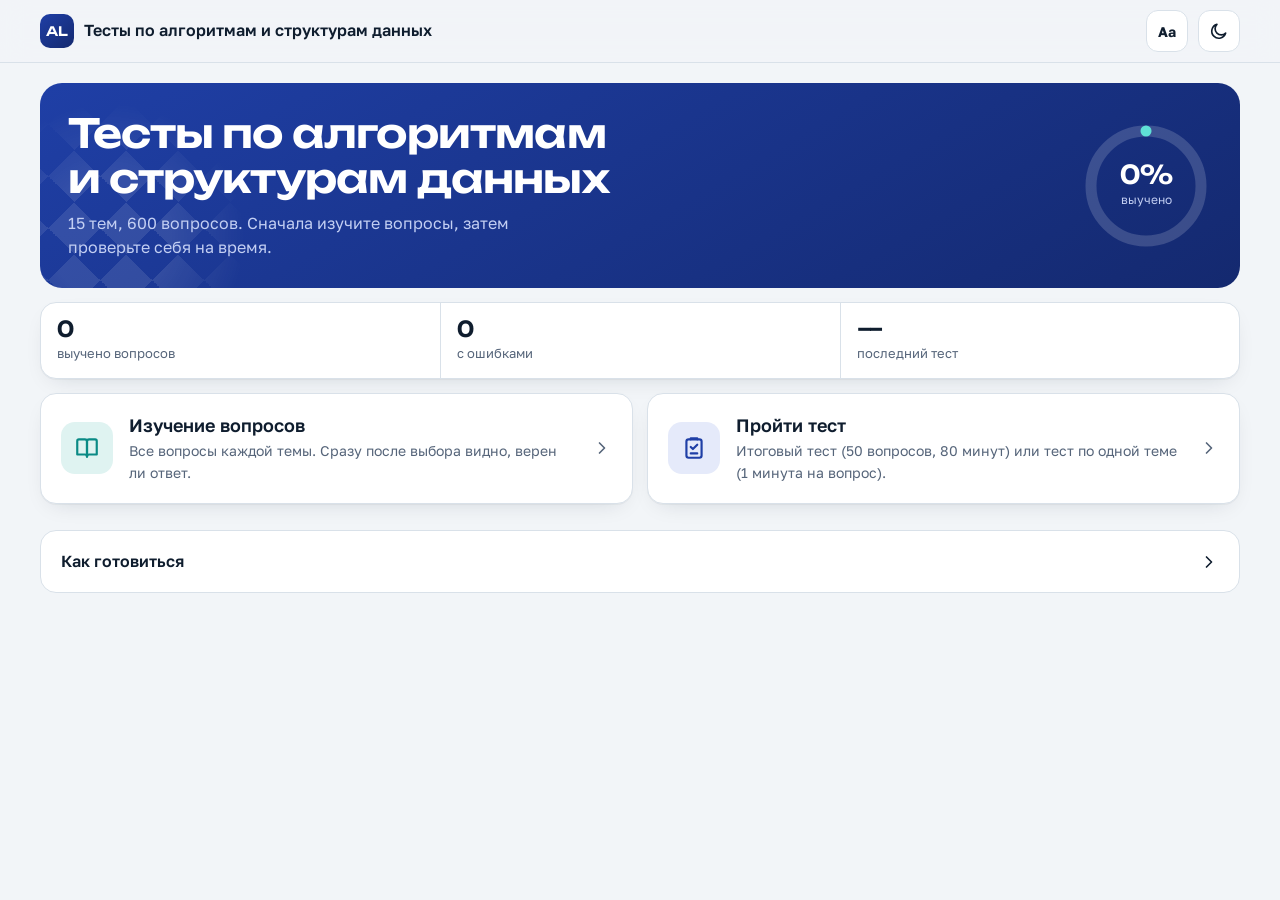
<file: algoritmlar/index.html>
<!DOCTYPE html>
<html lang="ru">
<head>
<meta charset="UTF-8">
<meta name="claude:viewport-fit-sides" content="cover">
<meta name="viewport" content="width=device-width, initial-scale=1, viewport-fit=cover">
<meta name="theme-color" content="#1f3fa6">
<title>Тесты по алгоритмам и структурам данных</title>
<link rel="preconnect" href="https://fonts.googleapis.com"><link rel="preconnect" href="https://fonts.gstatic.com" crossorigin>
<link rel="stylesheet" href="https://fonts.googleapis.com/css2?family=Golos+Text:wght@400;500;600;700&family=Unbounded:wght@500;600;700&display=swap">
<style>
/* Layout: one left-aligned column; a lapis "hero" band, then lists of rows (not card grids). Lapis = action, turquoise = progress. */
:root{
  --bg:#f2f5f8;--surface:#ffffff;--sunk:#e8edf2;--ink:#0f1d2e;--mut:#56657a;--line:#d9e1e9;
  --pri:#1f3fa6;--pri-ink:#ffffff;--pri-soft:#e5eafa;--acc:#0a8a85;--acc-soft:#dff3f1;
  --ok:#11795a;--ok-soft:#e0f3ea;--bad:#be342d;--bad-soft:#fbe8e6;--warn:#9a5a08;--warn-soft:#faefd9;
  --hero1:#1f3fa6;--hero2:#14296f;--hero-ink:#ffffff;--hero-mut:#c3cff3;
  --shadow:0 1px 0 rgba(15,29,46,.04),0 8px 24px -12px rgba(15,29,46,.18);
  --f-ui:"Golos Text",system-ui,-apple-system,"Segoe UI",Roboto,sans-serif;
  --f-disp:"Unbounded","Golos Text",system-ui,sans-serif;
  --r-lg:22px;--r-md:16px;--r-sm:12px;
}
@media (prefers-color-scheme:dark){:root:not([data-theme=light]){color-scheme:dark;
  --bg:#0c131c;--surface:#141e2a;--sunk:#1a2634;--ink:#e5ecf4;--mut:#95a5b8;--line:#243448;
  --pri:#86a2ff;--pri-ink:#0c131c;--pri-soft:#1b2a4c;--acc:#40c9c0;--acc-soft:#123331;
  --ok:#4fca97;--ok-soft:#11302a;--bad:#f2807a;--bad-soft:#3a1d1d;--warn:#f0b54f;--warn-soft:#3a2b12;
  --hero1:#1d3480;--hero2:#101f4d;--hero-ink:#ffffff;--hero-mut:#aebde9;
  --shadow:0 1px 0 rgba(0,0,0,.3),0 10px 28px -14px rgba(0,0,0,.6)}}
:root[data-theme=dark]{color-scheme:dark;
  --bg:#0c131c;--surface:#141e2a;--sunk:#1a2634;--ink:#e5ecf4;--mut:#95a5b8;--line:#243448;
  --pri:#86a2ff;--pri-ink:#0c131c;--pri-soft:#1b2a4c;--acc:#40c9c0;--acc-soft:#123331;
  --ok:#4fca97;--ok-soft:#11302a;--bad:#f2807a;--bad-soft:#3a1d1d;--warn:#f0b54f;--warn-soft:#3a2b12;
  --hero1:#1d3480;--hero2:#101f4d;--hero-ink:#ffffff;--hero-mut:#aebde9;
  --shadow:0 1px 0 rgba(0,0,0,.3),0 10px 28px -14px rgba(0,0,0,.6)}

*{box-sizing:border-box;-webkit-tap-highlight-color:transparent}
html{-webkit-text-size-adjust:100%}
body{margin:0;background:var(--bg);color:var(--ink);font:16px/1.55 var(--f-ui);-webkit-font-smoothing:antialiased}
button,input{font:inherit;color:inherit}
svg.i{width:20px;height:20px;fill:none;stroke:currentColor;stroke-width:2;stroke-linecap:round;stroke-linejoin:round;flex:none}
.hidden{display:none!important}
.wrap{max-width:var(--mw,100%);margin:0 auto;padding-left:max(20px,env(safe-area-inset-left,0px));padding-right:max(20px,env(safe-area-inset-right,0px))}
main.wrap{padding-block:20px 120px}
@media(min-width:900px){main.wrap{padding-left:max(40px,env(safe-area-inset-left,0px));padding-right:max(40px,env(safe-area-inset-right,0px))}}

/* header */
header.top{position:sticky;top:env(safe-area-inset-top,0px);z-index:20;background:color-mix(in srgb,var(--bg) 82%,transparent);backdrop-filter:blur(14px) saturate(1.3);-webkit-backdrop-filter:blur(14px) saturate(1.3);border-bottom:1px solid var(--line)}
header.top .wrap{display:flex;align-items:center;gap:10px;padding-block:10px}
@media(min-width:900px){header.top .wrap{padding-left:max(40px,env(safe-area-inset-left,0px));padding-right:max(40px,env(safe-area-inset-right,0px))}}
.brand{display:flex;align-items:center;gap:10px;flex:1;min-width:0}
.logo{width:34px;height:34px;border-radius:10px;background:linear-gradient(140deg,var(--hero1),var(--hero2));display:grid;place-items:center;flex:none;color:#fff;font:600 13px var(--f-disp)}
.ttl{font:600 16px/1.2 var(--f-ui);white-space:nowrap;overflow:hidden;text-overflow:ellipsis;min-width:0}
.ib{width:42px;height:42px;border-radius:var(--r-sm);border:1px solid var(--line);background:var(--surface);display:grid;place-items:center;cursor:pointer;flex:none}
.ib:hover{border-color:var(--pri)}
.ib.txt{font:700 14px var(--f-ui)}
.timer{display:flex;align-items:center;gap:6px;font:600 15px var(--f-disp);font-variant-numeric:tabular-nums;padding:9px 13px;border-radius:999px;background:var(--pri-soft);color:var(--pri)}
.timer.low{background:var(--bad-soft);color:var(--bad)}

/* type */
h1{font:600 clamp(26px,4.4vw,40px)/1.12 var(--f-disp);letter-spacing:-.02em;margin:0;text-wrap:balance}
h2{font:600 19px/1.3 var(--f-ui);margin:32px 0 12px;letter-spacing:-.01em}
.mut{color:var(--mut)}.sm{font-size:14px}
p{margin:0}

/* buttons */
.btn{display:inline-flex;align-items:center;justify-content:center;gap:8px;min-height:46px;padding:10px 18px;border-radius:var(--r-sm);border:1px solid var(--line);background:var(--surface);font-weight:600;cursor:pointer;transition:border-color .15s,background .15s,transform .08s;text-decoration:none}
.btn:hover{border-color:var(--pri)}
.btn:active{transform:scale(.98)}
.btn.p{background:var(--pri);border-color:var(--pri);color:var(--pri-ink)}
.btn.p:hover{filter:brightness(1.08)}
.btn.ghost{background:transparent}
.btn.danger{color:var(--bad)}
.btn:disabled{opacity:.4;cursor:default;transform:none}
:focus-visible{outline:2.5px solid var(--pri);outline-offset:2px}

/* hero */
.hero{position:relative;isolation:isolate;overflow:hidden;border-radius:var(--r-lg);background:linear-gradient(150deg,var(--hero1),var(--hero2));color:var(--hero-ink);padding:28px;display:grid;grid-template-columns:1fr auto;gap:24px;align-items:center}
.hero::after{content:"";position:absolute;left:-70px;bottom:-90px;width:280px;height:280px;opacity:.10;background:
  conic-gradient(from 45deg,#fff 0 25%,transparent 0 50%,#fff 0 75%,transparent 0) 0 0/52px 52px;
  -webkit-mask:radial-gradient(circle,#000 30%,transparent 70%);mask:radial-gradient(circle,#000 30%,transparent 70%);pointer-events:none;z-index:-1}
.hero .lead{color:var(--hero-mut);margin-top:10px;max-width:46ch}
.ring{position:relative;width:132px;height:132px;flex:none}
.ring svg{width:100%;height:100%}
.ring .rt{fill:none;stroke:rgba(255,255,255,.16);stroke-width:10}
.ring .rv{fill:none;stroke:#5fe0d6;stroke-width:10;stroke-linecap:round;transition:stroke-dasharray .6s}
.ring-tx{position:absolute;inset:0;display:grid;place-content:center;text-align:center}
.ring-tx b{font:600 26px/1 var(--f-disp);font-variant-numeric:tabular-nums}
.ring-tx span{font-size:12px;color:var(--hero-mut);margin-top:4px}
@media(max-width:560px){.hero{grid-template-columns:1fr;padding:22px}.ring{width:112px;height:112px}}

.stats{display:grid;grid-template-columns:repeat(3,1fr);margin-top:14px;background:var(--surface);border:1px solid var(--line);border-radius:var(--r-md);box-shadow:var(--shadow)}
.stats>div{padding:14px 16px;display:flex;flex-direction:column;gap:2px;min-width:0}
.stats>div+div{border-left:1px solid var(--line)}
.stats b{font:600 22px/1.1 var(--f-disp);font-variant-numeric:tabular-nums}
.stats span{font-size:13px;color:var(--mut)}

/* big actions */
.acts{display:grid;grid-template-columns:1fr 1fr;gap:14px;margin-top:14px}
@media(max-width:700px){.acts{grid-template-columns:1fr}}
.act{display:flex;align-items:center;gap:16px;text-align:left;padding:20px;border-radius:var(--r-md);border:1px solid var(--line);background:var(--surface);box-shadow:var(--shadow);cursor:pointer;transition:border-color .15s,transform .15s}
.act:hover{border-color:var(--pri);transform:translateY(-1px)}
.act-ic{width:52px;height:52px;border-radius:14px;display:grid;place-items:center;flex:none}
.act-ic svg.i{width:26px;height:26px}
.act-learn .act-ic{background:var(--acc-soft);color:var(--acc)}
.act-test .act-ic{background:var(--pri-soft);color:var(--pri)}
.act-tx{flex:1;min-width:0}.act-tx b{display:block;font:600 18px/1.25 var(--f-ui)}
.act-tx span{display:block;font-size:14px;color:var(--mut);margin-top:4px}
.act>svg.i:last-child{color:var(--mut)}

.quick{display:flex;gap:10px;flex-wrap:wrap;margin-top:14px}
.quick .btn{flex:1;min-width:220px;justify-content:flex-start}
.quick .btn .cnt{margin-left:auto;font:600 13px var(--f-disp);padding:3px 9px;border-radius:999px;background:var(--sunk)}

/* list rows */
.list{background:var(--surface);border:1px solid var(--line);border-radius:var(--r-md);box-shadow:var(--shadow);overflow:hidden}
.row-i{display:flex;align-items:center;gap:14px;padding:16px 18px;width:100%;text-align:left;background:none;border:0}
.list>.row-i+.row-i,.list>.mrow+.mrow{border-top:1px solid var(--line)}
button.row-i{cursor:pointer}button.row-i:hover{background:var(--sunk)}
.row-i .tx{flex:1;min-width:0}.row-i .tx b{display:block;font-weight:600}
.row-i .tx span{font-size:13.5px;color:var(--mut)}
.score-pill{font:600 14px var(--f-disp);font-variant-numeric:tabular-nums;padding:6px 11px;border-radius:999px;flex:none}
.sp-ok{background:var(--ok-soft);color:var(--ok)}.sp-mid{background:var(--warn-soft);color:var(--warn)}.sp-bad{background:var(--bad-soft);color:var(--bad)}

.mrow{display:grid;grid-template-columns:auto 1fr;gap:6px 14px;padding:18px}
.mnum{width:40px;height:40px;border-radius:12px;background:var(--pri-soft);color:var(--pri);display:grid;place-items:center;font:600 15px var(--f-disp);grid-row:span 2}
.mtx{min-width:0}.mtx b{display:block;font-weight:600;line-height:1.35}.mtx span{font-size:13.5px;color:var(--mut)}
.mact{display:flex;gap:8px;flex-wrap:wrap;align-items:stretch}
.mact .btn{min-height:44px;padding:8px 14px;flex-direction:column;gap:0;line-height:1.2}
.mact .btn small{font-weight:400;font-size:12px;color:var(--mut)}
.mact .btn.p small{color:inherit;opacity:.8}
.cnum{display:flex;align-items:stretch;border:1px solid var(--line);border-radius:var(--r-sm);background:var(--surface);overflow:hidden;flex:1;min-width:230px}
.cnum:focus-within{border-color:var(--pri)}
.cnum input{width:84px;border:0;background:transparent;padding:0 12px;font:600 16px var(--f-disp);font-variant-numeric:tabular-nums;outline:none;-moz-appearance:textfield}
.cnum input::-webkit-outer-spin-button,.cnum input::-webkit-inner-spin-button{-webkit-appearance:none;margin:0}
.cnum .hint{flex:1;display:flex;align-items:center;font-size:13px;color:var(--mut);padding-right:8px;white-space:nowrap}
.cnum .btn{border:0;border-left:1px solid var(--line);border-radius:0;min-height:44px}
.cnum.err{border-color:var(--bad)}.cnum.err .hint{color:var(--bad)}
@media(max-width:899px){.mact{grid-column:1/-1}.mact>.btn{flex:1}}
@media(min-width:900px){.mrow{grid-template-columns:auto 1fr auto;align-items:center}.mnum{grid-row:auto}.mact{flex-wrap:nowrap}.cnum{flex:none}}

.bar{height:6px;background:var(--sunk);border-radius:6px;overflow:hidden;margin-top:8px}
.bar i{display:block;height:100%;background:var(--acc);border-radius:6px}

/* feature (general test) */
.feature{display:grid;grid-template-columns:1fr auto;gap:16px;align-items:center;padding:22px;border-radius:var(--r-md);background:linear-gradient(150deg,var(--hero1),var(--hero2));color:var(--hero-ink)}
.feature b{display:block;font:600 21px/1.25 var(--f-disp)}
.feature p{color:var(--hero-mut);margin-top:6px;font-size:15px}
.feature .btn{background:#fff;color:#1f3fa6;border-color:#fff}
@media(max-width:560px){.feature{grid-template-columns:1fr}}
.tag{display:inline-flex;align-items:center;gap:6px;font-size:12.5px;font-weight:600;padding:4px 10px;border-radius:999px;background:rgba(255,255,255,.14);color:var(--hero-ink);margin-bottom:10px}

/* exam */
.qhead{display:flex;justify-content:space-between;align-items:baseline;gap:10px}
.qn{font:600 14px var(--f-ui);color:var(--mut)}.qn b{font:600 22px var(--f-disp);color:var(--ink)}
.prog{height:4px;background:var(--sunk);border-radius:4px;margin:10px 0 18px;overflow:hidden}.prog i{display:block;height:100%;background:var(--pri);transition:width .25s}
.modtag{display:inline-block;font-size:13px;font-weight:600;color:var(--acc);background:var(--acc-soft);padding:4px 10px;border-radius:999px;margin-bottom:12px}
.qcard{background:var(--surface);border:1px solid var(--line);border-radius:var(--r-lg);padding:24px;box-shadow:var(--shadow)}
.q{font:600 clamp(18px,2.1vw,22px)/1.45 var(--f-ui);margin:0 0 18px;letter-spacing:-.005em}
.opts{display:grid;gap:10px}
.opt{display:flex;gap:14px;align-items:flex-start;width:100%;text-align:left;padding:14px 16px;border-radius:var(--r-md);border:1.5px solid var(--line);background:var(--surface);cursor:pointer;transition:border-color .12s,background .12s;line-height:1.45}
.opt:not(:disabled):hover{border-color:var(--pri);background:var(--pri-soft)}
.opt .l{width:30px;height:30px;border-radius:9px;display:grid;place-items:center;flex:none;font:600 13px var(--f-disp);background:var(--sunk);color:var(--mut);margin-top:-2px}
.opt .ot{flex:1;min-width:0;padding-top:1px}
.opt.sel{border-color:var(--pri);background:var(--pri-soft)}.opt.sel .l{background:var(--pri);color:var(--pri-ink)}
.opt.ok{border-color:var(--ok);background:var(--ok-soft)}.opt.ok .l{background:var(--ok);color:#fff}
.opt.no{border-color:var(--bad);background:var(--bad-soft)}.opt.no .l{background:var(--bad);color:#fff}
.opt:disabled{cursor:default}
details.map{margin-top:14px;background:var(--surface);border:1px solid var(--line);border-radius:var(--r-md);padding:4px 18px}
details.map summary{cursor:pointer;font-weight:600;padding:12px 0;list-style:none;display:flex;align-items:center;gap:8px}
details.map summary::-webkit-details-marker{display:none}
details.map[open] summary svg{transform:rotate(90deg)}
.grid{display:grid;grid-template-columns:repeat(auto-fill,minmax(42px,1fr));gap:6px;padding-bottom:14px}
.grid button{height:40px;border-radius:10px;border:1px solid var(--line);background:var(--surface);font:600 13px var(--f-ui);font-variant-numeric:tabular-nums;cursor:pointer}
.grid .a{background:var(--pri-soft);border-color:var(--pri);color:var(--pri)}
.grid .cur{outline:2px solid var(--pri);outline-offset:1px}
.grid .g{background:var(--ok-soft);border-color:transparent;color:var(--ok)}.grid .r{background:var(--bad-soft);border-color:transparent;color:var(--bad)}

/* footer action bar */
.foot{position:fixed;left:0;right:0;bottom:0;z-index:15;background:color-mix(in srgb,var(--surface) 92%,transparent);backdrop-filter:blur(14px);-webkit-backdrop-filter:blur(14px);border-top:1px solid var(--line);padding-block:12px calc(12px + env(safe-area-inset-bottom,0px));padding-left:max(20px,env(safe-area-inset-left,0px));padding-right:max(20px,env(safe-area-inset-right,0px))}
.foot .in{max-width:var(--mw,100%);margin:0 auto;display:flex;gap:10px}.foot .btn{flex:1}

/* result */
.result{display:grid;grid-template-columns:auto 1fr;gap:24px;align-items:center;padding:24px;border-radius:var(--r-lg);background:var(--surface);border:1px solid var(--line);box-shadow:var(--shadow)}
.result .ring .rt{stroke:var(--sunk)}.result .ring .rv{stroke:var(--gc)}
.result .ring-tx b{color:var(--gc)}.result .ring-tx span{color:var(--mut)}
.result .gname{font:600 22px/1.2 var(--f-disp);color:var(--gc)}
.result .meta{color:var(--mut);margin-top:6px;font-size:14px}
.result .nums{display:flex;gap:18px;margin-top:14px;flex-wrap:wrap}
.result .nums div{display:flex;flex-direction:column}.result .nums b{font:600 20px var(--f-disp);font-variant-numeric:tabular-nums}.result .nums span{font-size:13px;color:var(--mut)}
@media(max-width:520px){.result{grid-template-columns:1fr;text-align:left}}
.seg{display:inline-flex;padding:4px;border-radius:var(--r-sm);background:var(--sunk);gap:4px;margin:4px 0 12px}
.seg button{border:0;background:transparent;padding:8px 14px;border-radius:9px;font-weight:600;font-size:14px;cursor:pointer;color:var(--mut)}
.seg button.on{background:var(--surface);color:var(--ink);box-shadow:0 1px 3px rgba(0,0,0,.12)}
.rv-i{background:var(--surface);border:1px solid var(--line);border-radius:var(--r-md);padding:18px;margin-top:10px}
.rv-i .q{font-size:17px;margin:8px 0 10px}
.st{display:inline-flex;align-items:center;gap:6px;font-size:13px;font-weight:600;padding:3px 10px;border-radius:999px}
.st svg.i{width:15px;height:15px}
.st.ok{background:var(--ok-soft);color:var(--ok)}.st.no{background:var(--bad-soft);color:var(--bad)}.st.nt{background:var(--sunk);color:var(--mut)}
.ans{display:flex;gap:10px;align-items:flex-start;padding:10px 12px;border-radius:var(--r-sm);margin-top:6px;font-size:15px}
.ans svg.i{margin-top:2px;width:18px;height:18px}
.ans.ok{background:var(--ok-soft);color:var(--ok)}.ans.no{background:var(--bad-soft);color:var(--bad)}
.tip{background:var(--warn-soft);border-radius:var(--r-sm);padding:12px 14px;margin-top:8px;font-size:14.5px}
.tip b{color:var(--warn)}.tip ul{margin:6px 0 0;padding-left:18px}.tip li{margin:3px 0}
mark{background:#fde68a;color:#1a1a1a;border-radius:3px;padding:0 2px}

/* learn */
.toolbar{display:flex;gap:10px;flex-wrap:wrap;align-items:center;margin:14px 0}
.search{flex:1;min-width:220px;display:flex;align-items:center;gap:10px;border:1px solid var(--line);background:var(--surface);border-radius:var(--r-sm);padding:0 14px;min-height:46px}
.search:focus-within{border-color:var(--pri)}
.search input{flex:1;border:0;background:transparent;outline:none;min-width:0;font-size:15px}
.search svg.i{color:var(--mut)}
.check{display:inline-flex;align-items:center;gap:8px;font-size:14px;color:var(--mut);cursor:pointer}
.check input{width:18px;height:18px;accent-color:var(--pri)}
.lc{background:var(--surface);border:1px solid var(--line);border-radius:var(--r-lg);padding:20px;margin-top:12px}
.lc-h{display:flex;justify-content:space-between;align-items:center;gap:10px}
.qno{font:600 13px var(--f-disp);color:var(--mut)}
.done-badge{display:inline-flex;align-items:center;gap:5px;font-size:13px;font-weight:600;color:var(--acc)}
.done-badge svg.i{width:16px;height:16px}
.lc .q{font-size:18px;margin:10px 0 14px}
.verdict{display:flex;align-items:center;gap:10px;margin-top:12px;padding:12px 14px;border-radius:var(--r-sm);font-weight:600}
.verdict svg.i{width:22px;height:22px}
.verdict.ok{background:var(--ok-soft);color:var(--ok)}.verdict.no{background:var(--bad-soft);color:var(--bad)}
.verdict .vt{font-weight:500}
.lc-act{display:flex;gap:8px;margin-top:12px;flex-wrap:wrap}
.lc-act .btn{flex:1;min-width:150px}
.btn.learned{background:var(--acc-soft);border-color:transparent;color:var(--acc)}

/* flashcards */
.fc{min-height:300px;display:flex;flex-direction:column;justify-content:center;gap:14px;cursor:pointer;background:var(--surface);border:1px solid var(--line);border-radius:var(--r-lg);padding:28px;box-shadow:var(--shadow);margin-top:14px}
.fc .q{font-size:clamp(19px,2.4vw,24px);margin:0}
.fc .hintline{color:var(--mut);font-size:14px;display:flex;align-items:center;gap:8px}
.fc .answer{border-top:1px dashed var(--line);padding-top:16px;display:flex;gap:10px;align-items:flex-start;color:var(--ok);font-size:18px;font-weight:600}
.fc .answer svg.i{width:24px;height:24px;margin-top:1px}
.empty{text-align:center;padding:40px 20px;background:var(--surface);border:1px solid var(--line);border-radius:var(--r-lg)}
.empty .big{font:600 44px var(--f-disp);color:var(--acc)}

/* guide */
details.guide{margin-top:26px;background:var(--surface);border:1px solid var(--line);border-radius:var(--r-md);padding:4px 20px}
details.guide summary{cursor:pointer;font-weight:600;padding:14px 0;list-style:none;display:flex;justify-content:space-between;align-items:center}
details.guide summary::-webkit-details-marker{display:none}
details.guide[open] summary svg{transform:rotate(90deg)}
details.guide ol{margin:0 0 16px;padding-left:22px;color:var(--mut)}details.guide li{margin:6px 0}details.guide li b{color:var(--ink)}

/* modal + zoom panel */
.modal{position:fixed;inset:0;background:rgba(8,14,24,.55);display:flex;align-items:center;justify-content:center;z-index:60;padding:20px}
.modal .box{background:var(--surface);border-radius:var(--r-lg);padding:24px;max-width:400px;width:100%;box-shadow:0 20px 60px rgba(0,0,0,.35)}
.modal .box p{margin:0 0 20px;font-size:17px;line-height:1.5}
.modal .acts2{display:flex;gap:10px}.modal .acts2 .btn{flex:1}
.zp{position:fixed;z-index:50;top:calc(66px + env(safe-area-inset-top,0px));right:max(16px,env(safe-area-inset-right,0px));background:var(--surface);border:1px solid var(--line);border-radius:var(--r-md);padding:16px;box-shadow:0 16px 40px rgba(0,0,0,.2);width:300px;max-width:calc(100vw - 32px)}
.zp .lbl{font-size:13px;color:var(--mut);font-weight:600;margin-bottom:8px}
.zp .zr{display:flex;align-items:center;gap:8px;margin-bottom:16px}.zp .zr .btn{flex:1;min-height:42px;padding:6px}
.zp .val{min-width:64px;text-align:center;font:600 16px var(--f-disp);font-variant-numeric:tabular-nums}
.zp .seg{display:flex;width:100%;margin:0 0 16px}.zp .seg button{flex:1}
.zp .reset{width:100%}
/* pick modules */
.pk{cursor:pointer;align-items:center}
.pk:hover{background:var(--sunk)}
.pk input{width:22px;height:22px;accent-color:var(--pri);flex:none;margin:0;cursor:pointer}
.pk:has(input:checked){background:var(--pri-soft)}
.pk .mnum{width:34px;height:34px;font-size:13px;grid-row:auto}
.pkbar{display:flex;gap:10px;flex-wrap:wrap;margin-top:12px}
.pkbar .btn.p{flex:1;min-width:240px}
/* hard (flag) */
.cnt{font:600 13px var(--f-disp);font-variant-numeric:tabular-nums;padding:3px 9px;border-radius:999px;background:var(--sunk)}
.flagb{display:inline-flex;align-items:center;gap:6px;border:1px solid var(--line);background:var(--surface);border-radius:999px;padding:6px 12px;font-size:13px;font-weight:600;color:var(--mut);cursor:pointer;flex:none}
.flagb svg.i{width:16px;height:16px}
.flagb:hover{border-color:var(--warn);color:var(--warn)}
.flagb.on{background:var(--warn-soft);border-color:transparent;color:var(--warn)}
.flagb.on svg.i{fill:currentColor}
.lc.flagged{border-color:color-mix(in srgb,var(--warn) 50%,var(--line))}
.lc-badges{display:flex;align-items:center;gap:10px;flex-wrap:wrap;justify-content:flex-end}
.flagpanel{display:flex;align-items:center;gap:14px;width:100%;text-align:left;margin-top:16px;padding:16px 18px;border-radius:var(--r-md);border:1px solid var(--line);background:var(--surface);box-shadow:var(--shadow);cursor:pointer}
.flagpanel:hover{border-color:var(--warn)}
.flagpanel .act-ic,.ic-warn{width:46px;height:46px;border-radius:14px;display:grid;place-items:center;flex:none;background:var(--warn-soft);color:var(--warn)}
.flagpanel .tx{flex:1;min-width:0}.flagpanel .tx b{display:block;font-weight:600}.flagpanel .tx span{font-size:14px;color:var(--mut)}
.cnt.w{background:var(--warn-soft);color:var(--warn)}
.btn.flagbtn{color:var(--warn)}
.act-flag .act-ic{background:var(--warn-soft);color:var(--warn)}
.empty .big svg.i{width:46px;height:46px;color:var(--warn)}
.rv-h{display:flex;justify-content:space-between;align-items:center;gap:10px;flex-wrap:wrap}
.gh{display:flex;align-items:baseline;gap:10px;font:600 15px var(--f-ui);margin:22px 0 10px}.gh span{font-weight:500;font-size:13px;color:var(--mut)}
@media (prefers-reduced-motion:reduce){*{transition:none!important}}

pre.code{margin:14px 0 4px;padding:14px 16px;border-radius:var(--r-sm);background:#0f1724;color:#e3e9f2;font:13.5px/1.55 ui-monospace,SFMono-Regular,Menlo,Consolas,"Liberation Mono",monospace;overflow-x:auto;white-space:pre;tab-size:4;border:1px solid var(--line)}
pre.code .k{color:#c792ea}pre.code .s{color:#c3e88d}pre.code .n{color:#f78c6c}pre.code .c{color:#7f8ea3;font-style:italic}
code.oc{font:14px/1.5 ui-monospace,SFMono-Regular,Menlo,Consolas,monospace;white-space:pre-wrap;word-break:break-word}
.fc pre.code{text-align:left}
.gtab{width:100%;border-collapse:collapse;margin-top:10px;font-size:14px}
.gtab th,.gtab td{text-align:left;padding:8px 10px;border-top:1px solid var(--line)}
.gtab th{color:var(--mut);font-weight:600}
.gtab .g2{color:var(--bad);font-weight:600}.gtab .g3{color:var(--warn);font-weight:600}.gtab .g4{color:var(--pri);font-weight:600}.gtab .g5{color:var(--ok);font-weight:600}
</style>
</head>
<body>
<header class="top"><div class="wrap">
  <button class="ib hidden" id="back" aria-label="Назад"></button>
  <div class="brand"><div class="logo" id="logo">AL</div><div class="ttl" id="ttl">Тесты по алгоритмам и структурам данных</div></div>
  <div class="timer hidden" id="timer"></div>
  <button class="ib txt" id="zoomb" aria-label="Масштаб" title="Размер шрифта и ширина">Aa</button>
  <button class="ib" id="thm" aria-label="Тёмная/светлая тема" title="Тёмная/светлая тема"></button>
</div></header>
<main class="wrap" id="app"></main>
<div class="foot hidden" id="foot"><div class="in" id="footin"></div></div>
<script>
const DATA=[{"t":"Эффективность алгоритмов и Big-O анализ","s":"Эффективность алгоритмов и Big-O анализ","g":0,"q":[{"q":"Что описывает нотация Big-O?","o":["Верхнюю оценку роста времени работы или памяти алгоритма при увеличении размера входа n","Точное время работы программы в секундах","Количество строк кода в программе","Нижнюю оценку объёма данных на диске"],"c":0},{"q":"Какова временная сложность доступа к элементу массива по индексу?","o":["O(1)","O(n)","O(log n)","O(n²)"],"c":0},{"q":"Какая сложность у одного цикла, проходящего по всем n элементам?","o":["O(n)","O(1)","O(n²)","O(log n)"],"c":0},{"q":"Какая сложность у двух вложенных циклов, каждый из которых проходит n элементов?","o":["O(n²)","O(2n)","O(n)","O(n log n)"],"c":0},{"q":"Какая из сложностей растёт быстрее всего при больших n?","o":["O(2ⁿ)","O(n³)","O(n log n)","O(n²)"],"c":0},{"q":"Как упорядочены сложности по возрастанию?","o":["O(1) < O(log n) < O(n) < O(n log n) < O(n²)","O(log n) < O(1) < O(n) < O(n²) < O(n log n)","O(1) < O(n) < O(log n) < O(n²) < O(n log n)","O(n) < O(1) < O(log n) < O(n log n) < O(n²)"],"c":0},{"q":"Почему в Big-O отбрасывают константы и младшие слагаемые (например, O(3n² + 5n) = O(n²))?","o":["Потому что при больших n определяющим является старший член роста","Потому что константы всегда равны нулю","Потому что Big-O учитывает только память","Потому что так требует синтаксис Python"],"c":0},{"q":"Что такое пространственная (memory) сложность алгоритма?","o":["Оценка объёма дополнительной памяти, необходимой алгоритму в зависимости от n","Размер исходного кода программы","Скорость чтения данных с диска","Количество процессорных ядер"],"c":0},{"q":"Какую сложность обычно имеет алгоритм, который на каждом шаге делит задачу пополам?","o":["O(log n)","O(n²)","O(2ⁿ)","O(n!)"],"c":0},{"q":"Что такое амортизированная сложность O(1) у операции append для списка Python?","o":["Отдельные вызовы могут быть дорогими (расширение массива), но в среднем по серии операций стоимость O(1)","Каждая операция append всегда выполняется ровно за одну машинную команду","Операция append имеет сложность O(n) в среднем","Сложность зависит только от типа элементов"],"c":0},{"q":"Что выведет следующий код?","k":"count = 0\nn = 8\nfor i in range(n):\n    count += 1\nprint(count)","o":["8","64","16","3"],"c":0},{"q":"Что выведет следующий код?","k":"count = 0\nn = 5\nfor i in range(n):\n    for j in range(n):\n        count += 1\nprint(count)","o":["25","10","25.0","5"],"c":0},{"q":"Что выведет следующий код?","k":"count = 0\nn = 64\nwhile n > 1:\n    n //= 2\n    count += 1\nprint(count)","o":["6","32","64","7"],"c":0},{"q":"Что выведет следующий код?","k":"count = 0\nn = 4\nfor i in range(n):\n    for j in range(i):\n        count += 1\nprint(count)","o":["6","16","10","4"],"c":0},{"q":"Что выведет следующий код?","k":"count = 0\nn = 6\nfor i in range(n):\n    count += 1\nfor j in range(n):\n    count += 1\nprint(count)","o":["12","36","6","18"],"c":0},{"q":"Что выведет следующий код?","k":"def f(n):\n    if n <= 1:\n        return 1\n    return f(n - 1) + f(n - 1)\ncalls = 0\ndef g(n):\n    global calls\n    calls += 1\n    if n <= 1:\n        return\n    g(n - 1); g(n - 1)\ng(4)\nprint(calls)","o":["15","8","4","16"],"c":0},{"q":"Что выведет следующий код?","k":"import math\nn = 1024\nprint(int(math.log2(n)), n * int(math.log2(n)))","o":["10 10240","1024 10","10 1024","32 32768"],"c":0},{"q":"Что выведет следующий код?","k":"ops = {\"O(1)\": 1, \"O(log n)\": 10, \"O(n)\": 1000, \"O(n^2)\": 1000000}\nprint([k for k, v in ops.items() if v <= 1000])","o":["['O(1)', 'O(log n)', 'O(n)']","['O(1)', 'O(log n)']","['O(n^2)']","3"],"c":0},{"q":"Что выведет следующий код?","k":"a = [5, 8, 2, 9]\n# доступ по индексу — O(1)\nprint(a[2], a[-1])","o":["2 9","8 9","2 5","5 9"],"c":0},{"q":"Что выведет следующий код?","k":"count = 0\nn = 10\ni = 1\nwhile i < n:\n    i *= 3\n    count += 1\nprint(count)","o":["3","10","4","2"],"c":0},{"q":"Что выведет следующий код?","k":"n = 3\ncount = 0\nfor i in range(n):\n    for j in range(n):\n        for k in range(n):\n            count += 1\nprint(count)","o":["27","9","6","81"],"c":0},{"q":"Что выведет следующий код?","k":"a = list(range(10))\nb = a[:]\nprint(len(b), b is a)","o":["10 False","10 True","0 False","9 False"],"c":0},{"q":"Что выведет следующий код?","k":"import sys\na = []\nsizes = set()\nfor i in range(20):\n    a.append(i)\n    sizes.add(sys.getsizeof(a))\nprint(len(sizes) < 20)","o":["True","False","20","None"],"c":0},{"q":"Что выведет следующий код?","k":"def total(a):\n    s = 0\n    for x in a:\n        s += x\n    return s\nprint(total(range(1, 101)))","o":["5050","100","5000","101"],"c":0},{"q":"Что выведет следующий код?","k":"n = 100\nprint(n * (n + 1) // 2)","o":["5050","10100","5000","100"],"c":0},{"q":"Что выведет следующий код?","k":"def has_dup(a):\n    return len(a) != len(set(a))\nprint(has_dup([3, 1, 4, 1, 5]), has_dup([1, 2, 3]))","o":["True False","False True","True True","1 0"],"c":0},{"q":"Что выведет следующий код?","k":"count = 0\nfor i in range(0, 20, 5):\n    count += 1\nprint(count)","o":["4","20","5","3"],"c":0},{"q":"Что выведет следующий код?","k":"def fib(n):\n    return n if n < 2 else fib(n - 1) + fib(n - 2)\nprint(fib(10))","o":["55","89","10","34"],"c":0},{"q":"Что выведет следующий код?","k":"growth = {\"n\": lambda n: n, \"n^2\": lambda n: n * n, \"2^n\": lambda n: 2 ** n}\nprint({k: f(10) for k, f in growth.items()})","o":["{'n': 10, 'n^2': 100, '2^n': 1024}","{'n': 10, 'n^2': 20, '2^n': 100}","{'n': 10, 'n^2': 100, '2^n': 20}","{'n': 1, 'n^2': 2, '2^n': 10}"],"c":0},{"q":"Какова временная сложность этой функции?","k":"def f(a):\n    for x in a:\n        for y in a:\n            if x + y == 0:\n                return True\n    return False","o":["O(n²)","O(n)","O(log n)","O(n log n)"],"c":0},{"q":"Задача: посчитать, сколько раз выполнится цикл по n элементам — O(n). Что нужно вставить вместо ___, чтобы программа вывела: 5","k":"n = 5\ncount = 0\n___ i in range(n):\n    count += 1\nprint(count)","o":["for","while","if","def"],"c":0},{"q":"Задача: вложенные циклы — сложность O(n²). Что нужно вставить вместо ___, чтобы программа вывела: 9","k":"n = 3\ncount = 0\nfor i in range(n):\n    for j in ___(n):\n        count += 1\nprint(count)","o":["range","len","list","int"],"c":0},{"q":"Задача: делить n пополам, пока он больше 1 — O(log n). Что нужно вставить вместо ___, чтобы программа вывела: 4","k":"n = 16\nsteps = 0\n___ n > 1:\n    n //= 2\n    steps += 1\nprint(steps)","o":["while","for","if","elif"],"c":0},{"q":"Задача: целочисленное деление на 2. Что нужно вставить вместо ___, чтобы программа вывела: 4","k":"n = 9\nprint(n ___ 2)","o":["//","/","%","**"],"c":0},{"q":"Задача: вычислить log₂(1024). Что нужно вставить вместо ___, чтобы программа вывела: 10","k":"import math\nprint(int(math.___(1024)))","o":["log2","sqrt","log10","exp"],"c":0},{"q":"Задача: функция должна вернуть первый элемент — O(1). Что нужно вставить вместо ___, чтобы программа вывела: 7","k":"def first(a):\n    ___ a[0]\nprint(first([7, 8, 9]))","o":["return","print","break","pass"],"c":0},{"q":"Задача: узнать размер входных данных n. Что нужно вставить вместо ___, чтобы программа вывела: 4","k":"a = [4, 1, 9, 2]\nn = ___(a)\nprint(n)","o":["len","size","count","sum"],"c":0},{"q":"Задача: проверить, есть ли дубликаты, за O(n) с помощью множества. Что нужно вставить вместо ___, чтобы программа вывела: True","k":"a = [3, 1, 3]\nprint(len(a) != len(___(a)))","o":["set","list","sorted","tuple"],"c":0},{"q":"Задача: сумма чисел от 1 до n по формуле — O(1). Что нужно вставить вместо ___, чтобы программа вывела: 55","k":"n = 10\nprint(n * (n + 1) ___ 2)","o":["//","*","%","+"],"c":0},{"q":"Задача: возвести 2 в степень 10 (рост 2ⁿ). Что нужно вставить вместо ___, чтобы программа вывела: 1024","k":"print(2 ___ 10)","o":["**","*","^","//"],"c":0}]},{"t":"Алгоритмы поиска: линейный и бинарный поиск","s":"Алгоритмы поиска: линейный и бинарный поиск","g":0,"q":[{"q":"Как работает линейный поиск?","o":["Последовательно сравнивает искомый элемент с каждым элементом массива, пока не найдёт совпадение","Делит массив пополам и отбрасывает одну из половин","Использует хеш-функцию для вычисления позиции","Сортирует массив и возвращает первый элемент"],"c":0},{"q":"Какова временная сложность линейного поиска в худшем случае?","o":["O(n)","O(log n)","O(1)","O(n²)"],"c":0},{"q":"Какое обязательное условие для применения бинарного поиска?","o":["Массив должен быть отсортирован","Массив должен содержать только уникальные строки","Длина массива должна быть степенью двойки","Массив должен быть пустым"],"c":0},{"q":"Какова временная сложность бинарного поиска?","o":["O(log n)","O(n)","O(n log n)","O(1)"],"c":0},{"q":"Сколько сравнений максимум потребуется бинарному поиску в отсортированном массиве из 1 000 000 элементов?","o":["Около 20","Около 1 000 000","Около 1000","Ровно 2"],"c":0},{"q":"Как вычисляется середина в бинарном поиске?","o":["mid = (low + high) // 2 (или low + (high − low) // 2 для защиты от переполнения)","mid = high − 1","mid = low + 1","mid = случайный индекс"],"c":0},{"q":"Что делает бинарный поиск, если искомое значение больше элемента в середине?","o":["Продолжает поиск в правой половине: low = mid + 1","Продолжает поиск в левой половине: high = mid − 1","Сразу завершает поиск с результатом «не найдено»","Начинает поиск заново с начала массива"],"c":0},{"q":"Какой модуль стандартной библиотеки Python реализует бинарный поиск?","o":["bisect","heapq","random","itertools"],"c":0},{"q":"Когда линейный поиск предпочтительнее бинарного?","o":["Когда данные не отсортированы и поиск выполняется редко, или массив очень мал","Всегда, так как он быстрее","Только для отсортированных массивов","Никогда"],"c":0},{"q":"Какова сложность бинарного поиска по памяти в итеративной реализации?","o":["O(1)","O(n)","O(log n) всегда","O(n²)"],"c":0},{"q":"Что выведет следующий код?","k":"def linear(a, x):\n    for i, v in enumerate(a):\n        if v == x:\n            return i\n    return -1\nprint(linear([7, 3, 9, 3], 3))","o":["1","3","2","-1"],"c":0},{"q":"Что выведет следующий код?","k":"def linear(a, x):\n    for i, v in enumerate(a):\n        if v == x:\n            return i\n    return -1\nprint(linear([7, 3, 9], 5))","o":["-1","0","None","3"],"c":0},{"q":"Что выведет следующий код?","k":"def binary_search(a, x):\n    lo, hi = 0, len(a) - 1\n    while lo <= hi:\n        mid = (lo + hi) // 2\n        if a[mid] == x:\n            return mid\n        if a[mid] < x:\n            lo = mid + 1\n        else:\n            hi = mid - 1\n    return -1\nprint(binary_search([1, 3, 5, 7, 9, 11], 7))","o":["3","4","2","-1"],"c":0},{"q":"Что выведет следующий код?","k":"def binary_search(a, x):\n    lo, hi = 0, len(a) - 1\n    while lo <= hi:\n        mid = (lo + hi) // 2\n        if a[mid] == x:\n            return mid\n        if a[mid] < x:\n            lo = mid + 1\n        else:\n            hi = mid - 1\n    return -1\nprint(binary_search([1, 3, 5, 7, 9, 11], 4))","o":["-1","2","1","None"],"c":0},{"q":"Что выведет следующий код?","k":"a = [2, 4, 6, 8, 10, 12, 14]\nlo, hi = 0, len(a) - 1\nmid = (lo + hi) // 2\nprint(mid, a[mid])","o":["3 8","3 6","4 10","7 14"],"c":0},{"q":"Что выведет следующий код?","k":"a = list(range(0, 100, 2))\nx = 34\nlo, hi, steps = 0, len(a) - 1, 0\nwhile lo <= hi:\n    steps += 1\n    mid = (lo + hi) // 2\n    if a[mid] == x: break\n    if a[mid] < x: lo = mid + 1\n    else: hi = mid - 1\nprint(mid, steps)","o":["17 3","34 1","17 34","17 1"],"c":0},{"q":"Что выведет следующий код?","k":"import bisect\na = [1, 3, 5, 7]\nprint(bisect.bisect_left(a, 5), bisect.bisect_right(a, 5))","o":["2 3","2 2","3 3","1 2"],"c":0},{"q":"Что выведет следующий код?","k":"import bisect\na = [10, 20, 30]\nbisect.insort(a, 25)\nprint(a)","o":["[10, 20, 25, 30]","[10, 20, 30, 25]","[25, 10, 20, 30]","[10, 25, 20, 30]"],"c":0},{"q":"Что выведет следующий код?","k":"import bisect\na = [1, 2, 2, 2, 3]\nprint(bisect.bisect_right(a, 2) - bisect.bisect_left(a, 2))","o":["3","2","1","4"],"c":0},{"q":"Что выведет следующий код?","k":"import math\nfor n in [8, 1000, 10**6]:\n    print(math.ceil(math.log2(n)), end=\" \")","o":["3 10 20","8 1000 1000000","4 100 1000","2 3 6"],"c":0},{"q":"Что выведет следующий код?","k":"a = [5, 1, 4]\nprint(4 in a, a.index(4))","o":["True 2","True 4","False -1","4 2"],"c":0},{"q":"Что выведет следующий код?","k":"def count_cmp(a, x):\n    c = 0\n    for v in a:\n        c += 1\n        if v == x:\n            break\n    return c\nprint(count_cmp([4, 8, 15, 16, 23, 42], 16))","o":["4","3","6","16"],"c":0},{"q":"Что выведет следующий код?","k":"def binary_search(a, x):\n    lo, hi = 0, len(a) - 1\n    while lo <= hi:\n        mid = (lo + hi) // 2\n        if a[mid] == x:\n            return mid\n        if a[mid] < x:\n            lo = mid + 1\n        else:\n            hi = mid - 1\n    return -1\na = [3, 8, 1, 9, 2]\nprint(binary_search(sorted(a), 8))","o":["3","1","-1","8"],"c":0},{"q":"Что выведет следующий код?","k":"def lower_bound(a, x):\n    lo, hi = 0, len(a)\n    while lo < hi:\n        mid = (lo + hi) // 2\n        if a[mid] < x: lo = mid + 1\n        else: hi = mid\n    return lo\nprint(lower_bound([1, 4, 4, 7, 9], 5))","o":["3","2","4","-1"],"c":0},{"q":"Что выведет следующий код?","k":"def rec(a, x, lo, hi):\n    if lo > hi:\n        return -1\n    mid = (lo + hi) // 2\n    if a[mid] == x: return mid\n    if a[mid] < x: return rec(a, x, mid + 1, hi)\n    return rec(a, x, lo, mid - 1)\na = [2, 5, 8, 12, 16, 23]\nprint(rec(a, 23, 0, len(a) - 1))","o":["5","6","-1","23"],"c":0},{"q":"Что выведет следующий код?","k":"def isqrt(n):\n    lo, hi = 0, n\n    while lo < hi:\n        mid = (lo + hi + 1) // 2\n        if mid * mid <= n: lo = mid\n        else: hi = mid - 1\n    return lo\nprint(isqrt(50))","o":["7","25","8","50"],"c":0},{"q":"Что выведет следующий код?","k":"words = [\"apple\", \"kiwi\", \"banana\"]\nres = [w for w in words if \"an\" in w]\nprint(res)","o":["['banana']","['banana', 'apple']","[]","['kiwi']"],"c":0},{"q":"Что выведет следующий код?","k":"a = [3, 7, 7, 2, 7]\nidx = [i for i, v in enumerate(a) if v == 7]\nprint(idx, len(idx))","o":["[1, 2, 4] 3","[1] 1","[7, 7, 7] 3","[2, 3, 5] 3"],"c":0},{"q":"Что выведет следующий код?","k":"def binary_search(a, x):\n    lo, hi = 0, len(a) - 1\n    while lo <= hi:\n        mid = (lo + hi) // 2\n        if a[mid] == x:\n            return mid\n        if a[mid] < x:\n            lo = mid + 1\n        else:\n            hi = mid - 1\n    return -1\nprint(binary_search([], 5), binary_search([5], 5))","o":["-1 0","0 0","-1 -1","None 0"],"c":0},{"q":"Какая строка должна стоять вместо ___ в бинарном поиске?","k":"while lo <= hi:\n    mid = (lo + hi) // 2\n    if a[mid] == x:\n        return mid\n    if a[mid] < x:\n        ___\n    else:\n        hi = mid - 1","o":["lo = mid + 1","hi = mid + 1","lo = mid - 1","mid = mid + 1"],"c":0},{"q":"Задача: линейный поиск — проверить каждый элемент. Что нужно вставить вместо ___, чтобы программа вывела: 2","k":"def linear(a, x):\n    for i, v in ___(a):\n        if v == x:\n            return i\n    return -1\nprint(linear([5, 8, 2], 2))","o":["enumerate","range","zip","len"],"c":0},{"q":"Задача: вернуть -1, если элемент не найден. Что нужно вставить вместо ___, чтобы программа вывела: -1","k":"def linear(a, x):\n    for i in range(len(a)):\n        if a[i] == x:\n            return i\n    ___ -1\nprint(linear([1, 2], 9))","o":["return","print","break","yield"],"c":0},{"q":"Задача: найти середину в бинарном поиске. Что нужно вставить вместо ___, чтобы программа вывела: 5","k":"lo, hi = 0, 10\nmid = (lo + hi) ___ 2\nprint(mid)","o":["//","/","%","*"],"c":0},{"q":"Задача: условие продолжения бинарного поиска. Что нужно вставить вместо ___, чтобы программа вывела: 3","k":"a = [1, 3, 5, 7, 9]\nx, lo, hi = 7, 0, len(a) - 1\nwhile lo ___ hi:\n    mid = (lo + hi) // 2\n    if a[mid] == x:\n        print(mid); break\n    if a[mid] < x: lo = mid + 1\n    else: hi = mid - 1","o":["<=",">","==",">="],"c":0},{"q":"Задача: сравнить элемент с искомым. Что нужно вставить вместо ___, чтобы программа вывела: 1","k":"a = [4, 6, 8]\nfor i in range(len(a)):\n    if a[i] ___ 6:\n        print(i)","o":["==","=","!=",">"],"c":0},{"q":"Задача: бинарный поиск с помощью стандартного модуля. Что нужно вставить вместо ___, чтобы программа вывела: 2","k":"import ___\na = [10, 20, 30, 40]\nprint(bisect.bisect_left(a, 30))","o":["bisect","heapq","math","random"],"c":0},{"q":"Задача: проверить, есть ли элемент в списке. Что нужно вставить вместо ___, чтобы программа вывела: True","k":"a = [3, 5, 7]\nprint(5 ___ a)","o":["in","is","==","has"],"c":0},{"q":"Задача: перед бинарным поиском массив нужно отсортировать. Что нужно вставить вместо ___, чтобы программа вывела: [2, 7, 9]","k":"a = [9, 2, 7]\na = ___(a)\nprint(a)","o":["sorted","reversed","list","set"],"c":0},{"q":"Задача: если a[mid] меньше x — искать в правой половине. Что нужно вставить вместо ___, чтобы программа вывела: 4","k":"a = [1, 2, 3, 4, 5, 6, 7]\nx, lo, hi = 6, 0, 6\nmid = (lo + hi) // 2\nif a[mid] < x:\n    lo = mid ___ 1\nprint(lo)","o":["+","-","*","//"],"c":0},{"q":"Задача: найти индекс элемента встроенным методом. Что нужно вставить вместо ___, чтобы программа вывела: 2","k":"a = [\"кот\", \"пёс\", \"лис\"]\nprint(a.___(\"лис\"))","o":["index","find","count","search"],"c":0}]},{"t":"Сложные алгоритмы сортировки: Merge Sort и Quick Sort","s":"Сложные алгоритмы сортировки: Merge Sort и Quick Sort","g":0,"q":[{"q":"На какой парадигме основаны Merge Sort и Quick Sort?","o":["«Разделяй и властвуй» (Divide and Conquer)","Жадные алгоритмы","Динамическое программирование","Полный перебор"],"c":0},{"q":"Какова временная сложность Merge Sort во всех случаях?","o":["O(n log n)","O(n²)","O(n)","O(log n)"],"c":0},{"q":"Какова сложность Quick Sort в худшем случае?","o":["O(n²)","O(n log n)","O(n)","O(log n)"],"c":0},{"q":"Когда возникает худший случай Quick Sort?","o":["Когда опорный элемент (pivot) постоянно оказывается минимальным или максимальным, например на уже отсортированном массиве при выборе крайнего pivot","Когда массив состоит из случайных чисел","Когда длина массива чётная","Когда pivot выбирается случайно"],"c":0},{"q":"Сколько дополнительной памяти требует классический Merge Sort?","o":["O(n)","O(1)","O(n²)","O(log log n)"],"c":0},{"q":"Что такое устойчивая (stable) сортировка?","o":["Сортировка, сохраняющая относительный порядок элементов с равными ключами","Сортировка, которая никогда не ошибается","Сортировка, работающая за O(1)","Сортировка, не использующая сравнения"],"c":0},{"q":"Является ли Merge Sort устойчивой сортировкой?","o":["Да","Нет","Только для строк","Только при чётной длине массива"],"c":0},{"q":"Какой алгоритм используется во встроенных функциях sorted() и list.sort() в Python?","o":["Timsort — гибрид Merge Sort и Insertion Sort","Quick Sort","Bubble Sort","Heap Sort"],"c":0},{"q":"Что делает операция partition в Quick Sort?","o":["Переставляет элементы так, что меньшие pivot оказываются слева, а большие — справа","Сливает два отсортированных массива","Делит массив ровно пополам по индексу","Удаляет повторяющиеся элементы"],"c":0},{"q":"Какой основной шаг выполняет Merge Sort после рекурсивной сортировки половин?","o":["Слияние (merge) двух отсортированных половин в один отсортированный массив","Выбор опорного элемента","Обмен соседних элементов","Построение кучи"],"c":0},{"q":"Что выведет следующий код?","k":"def merge(a, b):\n    res, i, j = [], 0, 0\n    while i < len(a) and j < len(b):\n        if a[i] <= b[j]:\n            res.append(a[i]); i += 1\n        else:\n            res.append(b[j]); j += 1\n    return res + a[i:] + b[j:]\nprint(merge([1, 4, 7], [2, 3, 9]))","o":["[1, 2, 3, 4, 7, 9]","[1, 4, 7, 2, 3, 9]","[1, 2, 3, 4, 9, 7]","[9, 7, 4, 3, 2, 1]"],"c":0},{"q":"Что выведет следующий код?","k":"def merge(a, b):\n    res, i, j = [], 0, 0\n    while i < len(a) and j < len(b):\n        if a[i] <= b[j]:\n            res.append(a[i]); i += 1\n        else:\n            res.append(b[j]); j += 1\n    return res + a[i:] + b[j:]\nprint(merge([], [5, 6]))","o":["[5, 6]","[]","[5]","None"],"c":0},{"q":"Что выведет следующий код?","k":"def merge(a, b):\n    res, i, j = [], 0, 0\n    while i < len(a) and j < len(b):\n        if a[i] <= b[j]:\n            res.append(a[i]); i += 1\n        else:\n            res.append(b[j]); j += 1\n    return res + a[i:] + b[j:]\ndef merge_sort(a):\n    if len(a) <= 1:\n        return a\n    m = len(a) // 2\n    return merge(merge_sort(a[:m]), merge_sort(a[m:]))\nprint(merge_sort([5, 2, 9, 1, 5, 6]))","o":["[1, 2, 5, 5, 6, 9]","[1, 2, 5, 6, 9]","[9, 6, 5, 5, 2, 1]","[5, 2, 9, 1, 5, 6]"],"c":0},{"q":"Что выведет следующий код?","k":"a = [8, 3, 5, 1]\nm = len(a) // 2\nprint(a[:m], a[m:])","o":["[8, 3] [5, 1]","[8] [3, 5, 1]","[8, 3, 5] [1]","[3, 8] [1, 5]"],"c":0},{"q":"Что выведет следующий код?","k":"def quick_sort(a):\n    if len(a) <= 1:\n        return a\n    pivot = a[0]\n    left = [x for x in a[1:] if x < pivot]\n    right = [x for x in a[1:] if x >= pivot]\n    return quick_sort(left) + [pivot] + quick_sort(right)\nprint(quick_sort([3, 6, 1, 8, 2]))","o":["[1, 2, 3, 6, 8]","[3, 6, 1, 8, 2]","[8, 6, 3, 2, 1]","[1, 2, 6, 3, 8]"],"c":0},{"q":"Что выведет следующий код?","k":"a = [4, 7, 1, 9, 3]\npivot = a[0]\nleft = [x for x in a if x < pivot]\nright = [x for x in a if x > pivot]\nprint(left, right)","o":["[1, 3] [7, 9]","[7, 9] [1, 3]","[1, 3, 4] [7, 9]","[1] [3, 7, 9]"],"c":0},{"q":"Что выведет следующий код?","k":"calls = 0\ndef ms(a):\n    global calls\n    calls += 1\n    if len(a) <= 1:\n        return a\n    m = len(a) // 2\n    return sorted(ms(a[:m]) + ms(a[m:]))\nms([4, 3, 2, 1])\nprint(calls)","o":["7","4","3","8"],"c":0},{"q":"Что выведет следующий код?","k":"data = [(\"Ann\", 3), (\"Bob\", 1), (\"Cid\", 3), (\"Dan\", 2)]\nprint([n for n, s in sorted(data, key=lambda t: t[1])])","o":["['Bob', 'Dan', 'Ann', 'Cid']","['Bob', 'Dan', 'Cid', 'Ann']","['Ann', 'Cid', 'Dan', 'Bob']","['Bob', 'Dan', 'Ann']"],"c":0},{"q":"Что выведет следующий код?","k":"a = [5, 2, 8, 1]\nb = sorted(a)\na.sort(reverse=True)\nprint(b, a)","o":["[1, 2, 5, 8] [8, 5, 2, 1]","[1, 2, 5, 8] [1, 2, 5, 8]","[8, 5, 2, 1] [1, 2, 5, 8]","None [8, 5, 2, 1]"],"c":0},{"q":"Что выведет следующий код?","k":"words = [\"banana\", \"kiwi\", \"apple\", \"fig\"]\nprint(sorted(words, key=len))","o":["['fig', 'kiwi', 'apple', 'banana']","['apple', 'banana', 'fig', 'kiwi']","['banana', 'apple', 'kiwi', 'fig']","['fig', 'kiwi', 'banana', 'apple']"],"c":0},{"q":"Что выведет следующий код?","k":"def partition(a, lo, hi):\n    pivot = a[hi]\n    i = lo\n    for j in range(lo, hi):\n        if a[j] < pivot:\n            a[i], a[j] = a[j], a[i]\n            i += 1\n    a[i], a[hi] = a[hi], a[i]\n    return i\na = [7, 2, 9, 4, 5]\np = partition(a, 0, 4)\nprint(p, a)","o":["2 [2, 4, 5, 7, 9]","4 [7, 2, 9, 4, 5]","2 [2, 4, 9, 7, 5]","5 [2, 4, 7, 9, 5]"],"c":0},{"q":"Что выведет следующий код?","k":"import math\nn = 16\nprint(int(math.log2(n)), n * int(math.log2(n)))","o":["4 64","16 256","2 32","8 128"],"c":0},{"q":"Что выведет следующий код?","k":"comparisons = 0\ndef cmp_merge(a, b):\n    global comparisons\n    res = []\n    while a and b:\n        comparisons += 1\n        res.append(a.pop(0) if a[0] <= b[0] else b.pop(0))\n    return res + a + b\ncmp_merge([1, 2, 3], [4, 5, 6])\nprint(comparisons)","o":["3","6","5","1"],"c":0},{"q":"Что выведет следующий код?","k":"def quick_sort(a):\n    if len(a) <= 1:\n        return a\n    pivot = a[0]\n    left = [x for x in a[1:] if x < pivot]\n    right = [x for x in a[1:] if x >= pivot]\n    return quick_sort(left) + [pivot] + quick_sort(right)\ndepth = 0\ndef qs_depth(a, d=1):\n    global depth\n    depth = max(depth, d)\n    if len(a) <= 1:\n        return\n    p = a[0]\n    qs_depth([x for x in a[1:] if x < p], d + 1)\n    qs_depth([x for x in a[1:] if x >= p], d + 1)\nqs_depth([1, 2, 3, 4, 5])\nprint(depth)","o":["5","3","1","2"],"c":0},{"q":"Что выведет следующий код?","k":"a = [3, 1, 2]\nb = a.sort()\nprint(b, a)","o":["None [1, 2, 3]","[1, 2, 3] [1, 2, 3]","[1, 2, 3] [3, 1, 2]","None [3, 1, 2]"],"c":0},{"q":"Что выведет следующий код?","k":"nums = [10, -3, 7, -8]\nprint(sorted(nums, key=abs))","o":["[-3, 7, -8, 10]","[-8, -3, 7, 10]","[10, 7, -3, -8]","[-3, -8, 7, 10]"],"c":0},{"q":"Что выведет следующий код?","k":"students = {\"Али\": 85, \"Вера\": 92, \"Олег\": 78}\ntop = sorted(students, key=students.get, reverse=True)\nprint(top[0])","o":["Вера","Олег","92","Али"],"c":0},{"q":"Что выведет следующий код?","k":"def is_sorted(a):\n    return all(a[i] <= a[i + 1] for i in range(len(a) - 1))\nprint(is_sorted([1, 2, 2, 5]), is_sorted([3, 1]))","o":["True False","False True","True True","1 0"],"c":0},{"q":"Что выведет следующий код?","k":"import heapq\nprint(heapq.nsmallest(3, [9, 4, 7, 1, 8]))","o":["[1, 4, 7]","[9, 8, 7]","[1, 4]","[4, 7, 1]"],"c":0},{"q":"Какая строка должна стоять вместо ___, чтобы функция merge_sort работала правильно?","k":"def merge_sort(a):\n    if len(a) <= 1:\n        return a\n    m = len(a) // 2\n    ___","o":["return merge(merge_sort(a[:m]), merge_sort(a[m:]))","return merge_sort(a[:m]) + merge_sort(a[m:])","return merge(a[:m], a[m:])","return sorted(a[:m])"],"c":0},{"q":"Задача: отсортировать список встроенной функцией. Что нужно вставить вместо ___, чтобы программа вывела: [1, 2, 5, 8]","k":"a = [5, 2, 8, 1]\nprint(___(a))","o":["sorted","sort","reversed","list"],"c":0},{"q":"Задача: отсортировать список на месте методом. Что нужно вставить вместо ___, чтобы программа вывела: [1, 2, 3]","k":"a = [3, 1, 2]\na.___()\nprint(a)","o":["sort","sorted","reverse","order"],"c":0},{"q":"Задача: отсортировать по убыванию. Что нужно вставить вместо ___, чтобы программа вывела: [3, 2, 1]","k":"a = [3, 1, 2]\nprint(sorted(a, ___=True))","o":["reverse","desc","key","down"],"c":0},{"q":"Задача: разделить массив пополам (Merge Sort). Что нужно вставить вместо ___, чтобы программа вывела: [8, 3] [5, 1]","k":"a = [8, 3, 5, 1]\nm = len(a) ___ 2\nprint(a[:m], a[m:])","o":["//","/","%","*"],"c":0},{"q":"Задача: при слиянии взять меньший из двух элементов. Что нужно вставить вместо ___, чтобы программа вывела: 1","k":"a, b = [1, 4], [2, 3]\nprint(___(a[0], b[0]))","o":["min","max","sum","len"],"c":0},{"q":"Задача: базовый случай рекурсии Quick Sort. Что нужно вставить вместо ___, чтобы программа вывела: [1, 2, 3]","k":"def qs(a):\n    if len(a) ___ 1:\n        return a\n    p = a[0]\n    return qs([x for x in a[1:] if x < p]) + [p] + qs([x for x in a[1:] if x >= p])\nprint(qs([3, 1, 2]))","o":["<=",">","==",">="],"c":0},{"q":"Задача: выбрать элементы меньше опорного (pivot). Что нужно вставить вместо ___, чтобы программа вывела: [2, 1]","k":"a = [5, 2, 8, 1, 9]\npivot = 5\nleft = [x for x in a if x ___ pivot]\nprint(left)","o":["<",">","==",">="],"c":0},{"q":"Задача: склеить части в Quick Sort. Что нужно вставить вместо ___, чтобы программа вывела: [1, 2, 3, 7, 9]","k":"left, pivot, right = [1, 2], [3], [7, 9]\nprint(left ___ pivot + right)","o":["+","*","-","and"],"c":0},{"q":"Задача: сортировать строки по длине. Что нужно вставить вместо ___, чтобы программа вывела: ['fig', 'kiwi', 'banana']","k":"w = [\"banana\", \"fig\", \"kiwi\"]\nprint(sorted(w, key=___))","o":["len","str","max","sorted"],"c":0},{"q":"Задача: добавить остаток после слияния. Что нужно вставить вместо ___, чтобы программа вывела: [1, 2, 5, 6]","k":"res = [1, 2]\nrest = [5, 6]\nres.___(rest)\nprint(res)","o":["extend","append","insert","add"],"c":0}]},{"t":"Линейные структуры данных: стек, очередь, связный список","s":"Линейные структуры данных: стек, очередь, связный список","g":0,"q":[{"q":"По какому принципу работает стек (Stack)?","o":["LIFO — последним пришёл, первым ушёл","FIFO — первым пришёл, первым ушёл","Элементы извлекаются в случайном порядке","Элементы извлекаются по приоритету"],"c":0},{"q":"По какому принципу работает очередь (Queue)?","o":["FIFO — первым пришёл, первым ушёл","LIFO — последним пришёл, первым ушёл","Извлекается минимальный элемент","Извлекается элемент из середины"],"c":0},{"q":"Какие основные операции у стека?","o":["push (добавить на вершину), pop (снять с вершины), peek/top (посмотреть вершину)","enqueue и dequeue","insert в середину и sort","union и find"],"c":0},{"q":"Из чего состоит узел (node) односвязного списка?","o":["Из значения (data) и ссылки на следующий узел (next)","Только из значения","Из значения и индекса в массиве","Из двух значений и ключа хеша"],"c":0},{"q":"Какова сложность вставки элемента в начало односвязного списка?","o":["O(1)","O(n)","O(log n)","O(n²)"],"c":0},{"q":"Какова сложность доступа к k-му элементу связного списка?","o":["O(k), т.е. O(n) в худшем случае","O(1)","O(log n)","O(n²)"],"c":0},{"q":"Чем двусвязный список отличается от односвязного?","o":["Каждый узел хранит ссылки и на следующий, и на предыдущий узел","Он хранит элементы в двух массивах","Он не может содержать более двух элементов","Он всегда отсортирован"],"c":0},{"q":"Почему list.pop(0) в Python неэффективен для очереди?","o":["Потому что удаление из начала массива сдвигает все элементы — O(n)","Потому что pop(0) удаляет последний элемент","Потому что pop(0) запрещён в Python","Потому что он возвращает случайный элемент"],"c":0},{"q":"Какую структуру из модуля collections лучше использовать для очереди?","o":["deque","Counter","namedtuple","OrderedDict"],"c":0},{"q":"Какое преимущество связного списка перед массивом?","o":["Быстрая вставка и удаление при известном узле без сдвига остальных элементов","Быстрый доступ по индексу за O(1)","Меньший расход памяти на каждый элемент","Автоматическая сортировка элементов"],"c":0},{"q":"Что выведет следующий код?","k":"stack = []\nstack.append(1); stack.append(2); stack.append(3)\nprint(stack.pop(), stack)","o":["3 [1, 2]","1 [2, 3]","3 [1, 2, 3]","[1, 2] 3"],"c":0},{"q":"Что выведет следующий код?","k":"from collections import deque\nq = deque()\nq.append(\"A\"); q.append(\"B\"); q.append(\"C\")\nprint(q.popleft(), list(q))","o":["A ['B', 'C']","C ['A', 'B']","A ['A', 'B', 'C']","B ['A', 'C']"],"c":0},{"q":"Что выведет следующий код?","k":"s = []\nfor x in [5, 6, 7]:\n    s.append(x)\ns.pop()\ns.append(9)\nprint(s[-1], len(s))","o":["9 3","7 3","9 4","5 2"],"c":0},{"q":"Что выведет следующий код?","k":"from collections import deque\nq = deque([1, 2, 3])\nq.appendleft(0)\nq.pop()\nprint(list(q))","o":["[0, 1, 2]","[1, 2, 3]","[0, 1, 2, 3]","[2, 3]"],"c":0},{"q":"Что выведет следующий код?","k":"class Node:\n    def __init__(self, val, next=None):\n        self.val = val\n        self.next = next\nhead = Node(1, Node(2, Node(3)))\nprint(head.next.val)","o":["2","1","3","None"],"c":0},{"q":"Что выведет следующий код?","k":"class Node:\n    def __init__(self, val, next=None):\n        self.val = val\n        self.next = next\nhead = Node(1, Node(2, Node(3)))\nvals = []\ncur = head\nwhile cur:\n    vals.append(cur.val)\n    cur = cur.next\nprint(vals)","o":["[1, 2, 3]","[3, 2, 1]","[1]","[1, 2]"],"c":0},{"q":"Что выведет следующий код?","k":"class Node:\n    def __init__(self, val, next=None):\n        self.val = val\n        self.next = next\nhead = Node(2, Node(3))\nhead = Node(1, head)\nprint(head.val, head.next.val)","o":["1 2","2 3","1 3","3 1"],"c":0},{"q":"Что выведет следующий код?","k":"class Node:\n    def __init__(self, val, next=None):\n        self.val = val\n        self.next = next\ndef length(h):\n    n = 0\n    while h:\n        n += 1\n        h = h.next\n    return n\nprint(length(Node(4, Node(5, Node(6, Node(7))))))","o":["4","3","7","22"],"c":0},{"q":"Что выведет следующий код?","k":"class Node:\n    def __init__(self, val, next=None):\n        self.val = val\n        self.next = next\ndef reverse(h):\n    prev = None\n    while h:\n        h.next, prev, h = prev, h, h.next\n    return prev\nh = reverse(Node(1, Node(2, Node(3))))\nprint(h.val, h.next.val, h.next.next.val)","o":["3 2 1","1 2 3","3 1 2","3 2 None"],"c":0},{"q":"Что выведет следующий код?","k":"class Node:\n    def __init__(self, val, next=None):\n        self.val = val\n        self.next = next\nhead = Node(1, Node(2, Node(3, Node(4))))\nhead.next = head.next.next\ncur, out = head, []\nwhile cur:\n    out.append(cur.val); cur = cur.next\nprint(out)","o":["[1, 3, 4]","[1, 2, 3, 4]","[1, 2, 4]","[2, 3, 4]"],"c":0},{"q":"Что выведет следующий код?","k":"def balanced(s):\n    st = []\n    pairs = {\")\": \"(\", \"]\": \"[\"}\n    for ch in s:\n        if ch in \"([\":\n            st.append(ch)\n        elif ch in \")]\":\n            if not st or st.pop() != pairs[ch]:\n                return False\n    return not st\nprint(balanced(\"([])\"), balanced(\"(]\"), balanced(\"((\"))","o":["True False False","True True False","False False False","True False True"],"c":0},{"q":"Что выведет следующий код?","k":"def rpn(tokens):\n    st = []\n    for t in tokens:\n        if t in \"+-*\":\n            b, a = st.pop(), st.pop()\n            st.append(a + b if t == \"+\" else a - b if t == \"-\" else a * b)\n        else:\n            st.append(int(t))\n    return st[0]\nprint(rpn([\"3\", \"4\", \"+\", \"2\", \"*\"]))","o":["14","11","24","10"],"c":0},{"q":"Что выведет следующий код?","k":"s = \"stack\"\nst = list(s)\nr = \"\"\nwhile st:\n    r += st.pop()\nprint(r)","o":["kcats","stack","s","kcat"],"c":0},{"q":"Что выведет следующий код?","k":"from collections import deque\nq = deque(maxlen=3)\nfor i in range(5):\n    q.append(i)\nprint(list(q))","o":["[2, 3, 4]","[0, 1, 2]","[0, 1, 2, 3, 4]","[4, 3, 2]"],"c":0},{"q":"Что выведет следующий код?","k":"from collections import deque\nd = deque([1, 2, 3, 4])\nd.rotate(1)\nprint(list(d))","o":["[4, 1, 2, 3]","[2, 3, 4, 1]","[1, 2, 3, 4]","[3, 4, 1, 2]"],"c":0},{"q":"Что выведет следующий код?","k":"queue = [\"a\", \"b\", \"c\"]\nqueue.append(\"d\")\nfirst = queue.pop(0)\nprint(first, queue)","o":["a ['b', 'c', 'd']","d ['a', 'b', 'c']","a ['a', 'b', 'c', 'd']","c ['a', 'b', 'd']"],"c":0},{"q":"Что выведет следующий код?","k":"class Node:\n    def __init__(self, val, next=None):\n        self.val = val\n        self.next = next\ndef find(h, x):\n    i = 0\n    while h:\n        if h.val == x:\n            return i\n        h, i = h.next, i + 1\n    return -1\nprint(find(Node(10, Node(20, Node(30))), 30), find(Node(10), 5))","o":["2 -1","3 0","30 -1","2 0"],"c":0},{"q":"Что выведет следующий код?","k":"st = []\nops = [\"push 4\", \"push 7\", \"pop\", \"push 1\", \"push 8\", \"pop\", \"pop\"]\nfor op in ops:\n    if op.startswith(\"push\"):\n        st.append(int(op.split()[1]))\n    else:\n        st.pop()\nprint(st)","o":["[4]","[4, 7]","[]","[8]"],"c":0},{"q":"Что выведет следующий код?","k":"class Stack:\n    def __init__(self): self.items = []\n    def push(self, x): self.items.append(x)\n    def pop(self): return self.items.pop()\n    def peek(self): return self.items[-1]\n    def empty(self): return not self.items\ns = Stack()\ns.push(3); s.push(5)\nprint(s.peek(), s.pop(), s.peek(), s.empty())","o":["5 5 3 False","3 5 5 True","5 3 3 False","5 5 5 False"],"c":0},{"q":"Какая строка должна стоять вместо ___, чтобы добавить новый узел в начало списка?","k":"class Node:\n    def __init__(self, val, next=None):\n        self.val = val\n        self.next = next\ndef push_front(head, val):\n    ___","o":["return Node(val, head)","head.next = Node(val)","return Node(head, val)","head.val = val"],"c":0},{"q":"Задача: положить элемент на вершину стека. Что нужно вставить вместо ___, чтобы программа вывела: [5, 7]","k":"stack = []\nstack.___(5)\nstack.append(7)\nprint(stack)","o":["append","push","add","insert"],"c":0},{"q":"Задача: снять элемент с вершины стека. Что нужно вставить вместо ___, чтобы программа вывела: 3 [1, 2]","k":"stack = [1, 2, 3]\ntop = stack.___()\nprint(top, stack)","o":["pop","remove","get","popleft"],"c":0},{"q":"Задача: импортировать очередь deque. Что нужно вставить вместо ___, чтобы программа вывела: [1, 2]","k":"from collections import ___\nq = deque([1, 2])\nprint(list(q))","o":["deque","Queue","Counter","list"],"c":0},{"q":"Задача: взять первый элемент из очереди (FIFO). Что нужно вставить вместо ___, чтобы программа вывела: A","k":"from collections import deque\nq = deque([\"A\", \"B\", \"C\"])\nprint(q.___())","o":["popleft","pop","first","get"],"c":0},{"q":"Задача: посмотреть вершину стека, не удаляя её. Что нужно вставить вместо ___, чтобы программа вывела: 6","k":"stack = [4, 8, 6]\nprint(stack[___])","o":["-1","0","1","len(stack)"],"c":0},{"q":"Задача: проверить, пуст ли стек. Что нужно вставить вместо ___, чтобы программа вывела: True","k":"stack = []\nprint(___ stack)","o":["not","is","empty","None"],"c":0},{"q":"Задача: создать класс узла связного списка. Что нужно вставить вместо ___, чтобы программа вывела: 5","k":"___ Node:\n    def __init__(self, val, next=None):\n        self.val = val\n        self.next = next\nn = Node(5)\nprint(n.val)","o":["class","def","struct","node"],"c":0},{"q":"Задача: перейти к следующему узлу списка. Что нужно вставить вместо ___, чтобы программа вывела: 2","k":"class Node:\n    def __init__(self, v, nxt=None):\n        self.v, self.nxt = v, nxt\nhead = Node(1, Node(2, Node(3)))\nprint(head.___.v)","o":["nxt","next","v","head"],"c":0},{"q":"Задача: обойти связный список, пока узел существует. Что нужно вставить вместо ___, чтобы программа вывела: 12","k":"class Node:\n    def __init__(self, v, nxt=None):\n        self.v, self.nxt = v, nxt\ncur = Node(1, Node(2))\nwhile cur is not ___:\n    print(cur.v, end=\"\")\n    cur = cur.nxt","o":["None","0","False","''"],"c":0},{"q":"Задача: добавить элемент в конец очереди. Что нужно вставить вместо ___, чтобы программа вывела: [1, 2]","k":"from collections import deque\nq = deque([1])\nq.___(2)\nprint(list(q))","o":["append","appendleft","push","insert"],"c":0}]},{"t":"Хеш-таблицы и множества","s":"Хеш-таблицы и множества","g":0,"q":[{"q":"Что такое хеш-функция?","o":["Функция, преобразующая ключ в число (хеш), по которому определяется ячейка таблицы","Функция сортировки ключей","Функция шифрования паролей с ключом","Функция удаления дубликатов"],"c":0},{"q":"Какова средняя сложность поиска, вставки и удаления в хеш-таблице?","o":["O(1)","O(n)","O(log n)","O(n log n)"],"c":0},{"q":"Что такое коллизия в хеш-таблице?","o":["Ситуация, когда два разных ключа получают одинаковый индекс (хеш)","Ситуация, когда таблица полностью пуста","Удаление элемента из таблицы","Ошибка при сортировке ключей"],"c":0},{"q":"Какой способ разрешения коллизий хранит в каждой ячейке список элементов?","o":["Метод цепочек (separate chaining)","Открытая адресация с линейным пробированием","Бинарный поиск","Сортировка вставками"],"c":0},{"q":"Что такое коэффициент заполнения (load factor)?","o":["Отношение числа элементов к числу ячеек таблицы","Число коллизий","Размер одного ключа в байтах","Количество операций удаления"],"c":0},{"q":"Что происходит при превышении допустимого коэффициента заполнения?","o":["Таблица увеличивается (rehashing), и все элементы перераспределяются","Новые элементы перестают добавляться","Таблица сортируется","Удаляются старые элементы"],"c":0},{"q":"Какова сложность поиска в хеш-таблице в худшем случае (все ключи в одной ячейке)?","o":["O(n)","O(1)","O(log n)","O(n²)"],"c":0},{"q":"Какие объекты могут быть ключами словаря dict в Python?","o":["Только хешируемые (неизменяемые) объекты: int, str, tuple и т.п.","Любые объекты, включая list и dict","Только целые числа","Только строки"],"c":0},{"q":"Чем множество set отличается от списка list?","o":["set хранит только уникальные элементы без порядка и проверяет принадлежность за O(1)","set хранит элементы в отсортированном порядке","set допускает дубликаты","set обращается к элементам по индексу"],"c":0},{"q":"Какая сложность проверки x in lst для списка и x in s для множества?","o":["Для списка O(n), для множества O(1) в среднем","Для обоих O(1)","Для списка O(1), для множества O(n)","Для обоих O(log n)"],"c":0},{"q":"Что выведет следующий код?","k":"d = {\"a\": 1, \"b\": 2}\nd[\"c\"] = 3\nd[\"a\"] = 10\nprint(d)","o":["{'a': 10, 'b': 2, 'c': 3}","{'a': 1, 'b': 2, 'c': 3}","{'b': 2, 'c': 3, 'a': 10}","{'a': 1, 'b': 2, 'c': 3, 'a': 10}"],"c":0},{"q":"Что выведет следующий код?","k":"s = set([3, 1, 3, 2, 1])\nprint(len(s))","o":["3","5","2","1"],"c":0},{"q":"Что выведет следующий код?","k":"a = {1, 2, 3, 4}\nb = {3, 4, 5}\nprint(a & b, a | b == {1, 2, 3, 4, 5})","o":["{3, 4} True","{1, 2} True","{3, 4} False","{5} True"],"c":0},{"q":"Что выведет следующий код?","k":"a = {1, 2, 3, 4}\nb = {3, 4, 5}\nprint(sorted(a - b), sorted(a ^ b))","o":["[1, 2] [1, 2, 5]","[3, 4] [1, 2]","[1, 2] [3, 4]","[5] [1, 2, 5]"],"c":0},{"q":"Что выведет следующий код?","k":"def h(key, size):\n    return sum(ord(c) for c in key) % size\nprint(h(\"ab\", 10))","o":["5","195","1","9"],"c":0},{"q":"Что выведет следующий код?","k":"size = 7\nkeys = [10, 17, 24, 5]\nprint([k % size for k in keys])","o":["[3, 3, 3, 5]","[10, 17, 24, 5]","[1, 2, 3, 4]","[3, 0, 3, 5]"],"c":0},{"q":"Что выведет следующий код?","k":"table = [[] for _ in range(5)]\nfor k in [12, 7, 22, 3]:\n    table[k % 5].append(k)\nprint(table[2])","o":["[12, 7, 22]","[22]","[12]","[]"],"c":0},{"q":"Что выведет следующий код?","k":"size = 5\ntable = [None] * size\nfor k in [5, 10, 15]:\n    i = k % size\n    while table[i] is not None:\n        i = (i + 1) % size\n    table[i] = k\nprint(table)","o":["[5, 10, 15, None, None]","[15, None, None, None, None]","[5, 10, 15]","[None, None, 5, 10, 15]"],"c":0},{"q":"Что выведет следующий код?","k":"n, cap = 6, 8\nprint(n / cap, n / cap > 0.75)","o":["0.75 False","0.75 True","1.33 False","6 False"],"c":0},{"q":"Что выведет следующий код?","k":"d = {}\nwords = \"кот пёс кот кот пёс\".split()\nfor w in words:\n    d[w] = d.get(w, 0) + 1\nprint(d)","o":["{'кот': 3, 'пёс': 2}","{'кот': 1, 'пёс': 1}","{'кот': 2, 'пёс': 3}","{'пёс': 2, 'кот': 3, 'кот': 1}"],"c":0},{"q":"Что выведет следующий код?","k":"from collections import Counter\nc = Counter(\"abracadabra\")\nprint(c.most_common(2))","o":["[('a', 5), ('b', 2)]","[('b', 2), ('r', 2)]","[('a', 4), ('b', 2)]","[('a', 2), ('b', 5)]"],"c":0},{"q":"Что выведет следующий код?","k":"def two_sum(a, t):\n    seen = {}\n    for i, x in enumerate(a):\n        if t - x in seen:\n            return [seen[t - x], i]\n        seen[x] = i\nprint(two_sum([2, 7, 11, 15], 9))","o":["[0, 1]","[2, 7]","[1, 0]","None"],"c":0},{"q":"Что выведет следующий код?","k":"d = {\"x\": 1}\nprint(d.get(\"y\"), d.get(\"y\", 0), \"x\" in d)","o":["None 0 True","KeyError","0 0 True","None None False"],"c":0},{"q":"Что выведет следующий код?","k":"try:\n    d = {[1, 2]: \"a\"}\n    print(\"ok\")\nexcept TypeError:\n    print(\"TypeError\")","o":["TypeError","ok","KeyError","a"],"c":0},{"q":"Что выведет следующий код?","k":"d = {(1, 2): \"точка\"}\nprint(d[(1, 2)])","o":["точка","(1, 2)","TypeError","1"],"c":0},{"q":"Что выведет следующий код?","k":"print(hash(42) == hash(42), hash(\"a\") == hash(\"a\"))","o":["True True","False False","True False","42 a"],"c":0},{"q":"Что выведет следующий код?","k":"a = [4, 1, 4, 2, 1, 4]\nseen, res = set(), []\nfor x in a:\n    if x not in seen:\n        seen.add(x); res.append(x)\nprint(res)","o":["[4, 1, 2]","[1, 2, 4]","[4, 1, 4, 2, 1, 4]","[2]"],"c":0},{"q":"Что выведет следующий код?","k":"d = {\"b\": 2, \"a\": 1, \"c\": 3}\nd.pop(\"a\")\nprint(list(d.keys()), len(d))","o":["['b', 'c'] 2","['a', 'b', 'c'] 3","['b', 'a', 'c'] 2","['c', 'b'] 2"],"c":0},{"q":"Что выведет следующий код?","k":"from collections import defaultdict\ng = defaultdict(list)\nfor k, v in [(\"a\", 1), (\"b\", 2), (\"a\", 3)]:\n    g[k].append(v)\nprint(dict(g))","o":["{'a': [1, 3], 'b': [2]}","{'a': 3, 'b': 2}","{'a': [1], 'b': [2], 'a': [3]}","{'a': 4, 'b': 2}"],"c":0},{"q":"Какую структуру данных нужно вставить вместо ___, чтобы проверка x in seen выполнялась за O(1)?","k":"seen = ___\nfor x in data:\n    if x in seen:\n        print(\"дубликат:\", x)\n    seen.add(x)","o":["set()","[]","()","\"\""],"c":0},{"q":"Задача: создать пустой словарь (хеш-таблицу). Что нужно вставить вместо ___, чтобы программа вывела: {'a': 1}","k":"d = ___\nd[\"a\"] = 1\nprint(d)","o":["{}","[]","()","set()"],"c":0},{"q":"Задача: создать пустое множество. Что нужно вставить вместо ___, чтобы программа вывела: {3}","k":"s = ___()\ns.add(3)\nprint(s)","o":["set","dict","list","tuple"],"c":0},{"q":"Задача: добавить элемент во множество. Что нужно вставить вместо ___, чтобы программа вывела: 3","k":"s = {1, 2}\ns.___(5)\nprint(len(s))","o":["add","append","insert","push"],"c":0},{"q":"Задача: получить значение по ключу, а при его отсутствии — 0. Что нужно вставить вместо ___, чтобы программа вывела: 0","k":"d = {\"x\": 5}\nprint(d.___(\"y\", 0))","o":["get","value","find","key"],"c":0},{"q":"Задача: проверить, есть ли ключ в словаре. Что нужно вставить вместо ___, чтобы программа вывела: True","k":"d = {\"Ali\": 20}\nprint(\"Ali\" ___ d)","o":["in","is","==","has"],"c":0},{"q":"Задача: пересечение двух множеств. Что нужно вставить вместо ___, чтобы программа вывела: [2, 3]","k":"a = {1, 2, 3}\nb = {2, 3, 4}\nprint(sorted(a ___ b))","o":["&","|","-","+"],"c":0},{"q":"Задача: объединение двух множеств. Что нужно вставить вместо ___, чтобы программа вывела: [1, 2, 3]","k":"a = {1, 2}\nb = {2, 3}\nprint(sorted(a ___ b))","o":["|","&","-","^"],"c":0},{"q":"Задача: посчитать хеш-индекс по модулю размера таблицы. Что нужно вставить вместо ___, чтобы программа вывела: 2","k":"key, size = 17, 5\nprint(key ___ size)","o":["%","//","*","-"],"c":0},{"q":"Задача: подсчитать частоту символов. Что нужно вставить вместо ___, чтобы программа вывела: 2","k":"from collections import ___\nc = Counter(\"aab\")\nprint(c[\"a\"])","o":["Counter","deque","defaultdict","OrderedDict"],"c":0},{"q":"Задача: перебрать пары «ключ — значение». Что нужно вставить вместо ___, чтобы программа вывела: a1 b2","k":"d = {\"a\": 1, \"b\": 2}\nfor k, v in d.___():\n    print(k + str(v), end=\" \")","o":["items","keys","values","pairs"],"c":0}]},{"t":"Стеки и очереди: планирование задач и функция undo","s":"Стеки и очереди: планирование задач и функция undo","g":0,"q":[{"q":"Какая структура данных используется для реализации функции «Отменить» (undo)?","o":["Стек: последнее действие отменяется первым","Очередь: первое действие отменяется первым","Хеш-таблица","Бинарное дерево поиска"],"c":0},{"q":"Как обычно реализуют пару функций undo/redo?","o":["Двумя стеками: при undo действие переносится из стека undo в стек redo, и наоборот","Одной очередью","Одним отсортированным массивом","Двумя хеш-таблицами"],"c":0},{"q":"Что происходит со стеком redo, когда пользователь выполняет новое действие после undo?","o":["Стек redo очищается","Стек redo удваивается","Новое действие добавляется в стек redo","Стек redo сортируется"],"c":0},{"q":"Какая структура используется в планировщике задач с обработкой в порядке поступления?","o":["Очередь (FIFO)","Стек (LIFO)","Множество","Граф"],"c":0},{"q":"Как работает алгоритм планирования Round Robin?","o":["Каждая задача получает квант времени; незавершённая задача возвращается в конец очереди","Сначала выполняется самая длинная задача","Задачи выполняются в случайном порядке","Выполняется только первая задача"],"c":0},{"q":"Где в программировании используется стек вызовов (call stack)?","o":["Для хранения контекста вызовов функций, включая рекурсию","Для хранения файлов на диске","Для сортировки массивов","Для хранения глобальных переменных"],"c":0},{"q":"Какая ошибка возникает при слишком глубокой рекурсии в Python?","o":["RecursionError (переполнение стека вызовов)","IndexError","KeyError","ZeroDivisionError"],"c":0},{"q":"Какая структура данных подходит для кнопки «Назад» в браузере?","o":["Стек посещённых страниц","Очередь посещённых страниц","Множество страниц","Хеш-таблица с ключом URL"],"c":0},{"q":"Что такое двусторонняя очередь (deque)?","o":["Структура, позволяющая добавлять и удалять элементы с обоих концов за O(1)","Очередь, хранящая только два элемента","Две независимые очереди","Стек, который нельзя очистить"],"c":0},{"q":"Какая структура данных подходит для буфера печати (принтер обрабатывает документы по очереди)?","o":["Очередь","Стек","Дерево","Множество"],"c":0},{"q":"Что выведет следующий код?","k":"undo, redo = [], []\ntext = \"\"\nfor ch in \"abc\":\n    undo.append(text); text += ch\ntext = undo.pop()\nprint(text)","o":["ab","abc","a","c"],"c":0},{"q":"Что выведет следующий код?","k":"undo = [\"\", \"a\", \"ab\"]\nredo = []\nstate = \"abc\"\nredo.append(state); state = undo.pop()\nredo.append(state); state = undo.pop()\nprint(state, redo)","o":["a ['abc', 'ab']","ab ['abc']","abc []","a ['ab', 'abc']"],"c":0},{"q":"Что выведет следующий код?","k":"undo, redo = [], []\ndef do(action):\n    undo.append(action); redo.clear()\ndef undo_():\n    redo.append(undo.pop())\ndo(\"A\"); do(\"B\"); undo_(); do(\"C\")\nprint(undo, redo)","o":["['A', 'C'] []","['A', 'B', 'C'] []","['A', 'C'] ['B']","['C'] ['A', 'B']"],"c":0},{"q":"Что выведет следующий код?","k":"from collections import deque\ntasks = deque([\"T1\", \"T2\", \"T3\"])\norder = []\nwhile tasks:\n    order.append(tasks.popleft())\nprint(order)","o":["['T1', 'T2', 'T3']","['T3', 'T2', 'T1']","['T1']","['T2', 'T3', 'T1']"],"c":0},{"q":"Что выведет следующий код?","k":"from collections import deque\nq = deque([(\"A\", 3), (\"B\", 1)])\nquantum, log = 2, []\nwhile q:\n    name, t = q.popleft()\n    log.append(name)\n    if t > quantum:\n        q.append((name, t - quantum))\nprint(\"\".join(log))","o":["ABA","AB","BA","ABBA"],"c":0},{"q":"Что выведет следующий код?","k":"from collections import deque\nq = deque([(\"P1\", 5), (\"P2\", 2), (\"P3\", 3)])\nquantum, time, finish = 2, 0, {}\nwhile q:\n    p, t = q.popleft()\n    run = min(t, quantum); time += run\n    if t > quantum:\n        q.append((p, t - quantum))\n    else:\n        finish[p] = time\nprint(finish)","o":["{'P2': 4, 'P3': 9, 'P1': 10}","{'P1': 5, 'P2': 2, 'P3': 3}","{'P2': 2, 'P3': 5, 'P1': 10}","{'P2': 4, 'P3': 7, 'P1': 10}"],"c":0},{"q":"Что выведет следующий код?","k":"back = []\ncurrent = \"home\"\nfor page in [\"news\", \"sport\", \"weather\"]:\n    back.append(current); current = page\ncurrent = back.pop()\ncurrent = back.pop()\nprint(current, back)","o":["news ['home']","weather ['home']","news []","sport ['home', 'news']"],"c":0},{"q":"Что выведет следующий код?","k":"def depth(n):\n    return 0 if n == 0 else 1 + depth(n - 1)\nprint(depth(50))","o":["50","49","RecursionError","0"],"c":0},{"q":"Что выведет следующий код?","k":"import sys\ndef f(n):\n    return f(n + 1)\ntry:\n    f(0)\nexcept RecursionError:\n    print(\"stack overflow\")","o":["stack overflow","0","RecursionError: f","None"],"c":0},{"q":"Что выведет следующий код?","k":"import heapq\ntasks = []\nheapq.heappush(tasks, (3, \"почта\"))\nheapq.heappush(tasks, (1, \"сервер\"))\nheapq.heappush(tasks, (2, \"отчёт\"))\nprint([heapq.heappop(tasks)[1] for _ in range(3)])","o":["['сервер', 'отчёт', 'почта']","['почта', 'сервер', 'отчёт']","['почта', 'отчёт', 'сервер']","['отчёт', 'сервер', 'почта']"],"c":0},{"q":"Что выведет следующий код?","k":"from collections import deque\nprinter = deque()\nfor doc in [\"d1\", \"d2\", \"d3\"]:\n    printer.append(doc)\nprinter.popleft()\nprinter.append(\"d4\")\nprint(list(printer))","o":["['d2', 'd3', 'd4']","['d1', 'd2', 'd3', 'd4']","['d1', 'd2', 'd3']","['d4', 'd3', 'd2']"],"c":0},{"q":"Что выведет следующий код?","k":"calls = []\ndef a(): calls.append(\"a\"); b(); calls.append(\"a-end\")\ndef b(): calls.append(\"b\"); c(); calls.append(\"b-end\")\ndef c(): calls.append(\"c\")\na()\nprint(\" \".join(calls))","o":["a b c b-end a-end","a b c a-end b-end","c b a b-end a-end","a a-end b b-end c"],"c":0},{"q":"Что выведет следующий код?","k":"def next_greater(a):\n    res, st = [-1] * len(a), []\n    for i, x in enumerate(a):\n        while st and a[st[-1]] < x:\n            res[st.pop()] = x\n        st.append(i)\n    return res\nprint(next_greater([2, 1, 3, 2]))","o":["[3, 3, -1, -1]","[1, 3, 2, -1]","[3, 3, -1, 3]","[-1, 2, 1, 3]"],"c":0},{"q":"Что выведет следующий код?","k":"class Editor:\n    def __init__(self):\n        self.text, self.hist = \"\", []\n    def type(self, s):\n        self.hist.append(self.text); self.text += s\n    def undo(self):\n        if self.hist: self.text = self.hist.pop()\ne = Editor()\ne.type(\"Hello\"); e.type(\" World\"); e.type(\"!\")\ne.undo(); e.undo(); e.undo(); e.undo()\nprint(repr(e.text))","o":["''","'Hello'","'Hello World'","None"],"c":0},{"q":"Что выведет следующий код?","k":"from collections import deque\nd = deque()\nd.append(1); d.appendleft(2); d.append(3); d.appendleft(4)\nprint(list(d), d.pop(), d.popleft())","o":["[4, 2, 1, 3] 3 4","[1, 2, 3, 4] 4 1","[4, 2, 1, 3] 4 3","[2, 4, 1, 3] 3 2"],"c":0},{"q":"Что выведет следующий код?","k":"def simplify(path):\n    st = []\n    for part in path.split(\"/\"):\n        if part == \"..\":\n            if st: st.pop()\n        elif part and part != \".\":\n            st.append(part)\n    return \"/\" + \"/\".join(st)\nprint(simplify(\"/home/user/../docs/./file\"))","o":["/home/docs/file","/home/user/docs/file","/docs/file","/home/user/../docs/file"],"c":0},{"q":"Что выведет следующий код?","k":"from collections import deque\nq = deque()\nfor t in range(1, 6):\n    q.append(t)\n    while q and q[0] < t - 2:\n        q.popleft()\nprint(list(q))","o":["[3, 4, 5]","[1, 2, 3, 4, 5]","[5]","[4, 5]"],"c":0},{"q":"Что выведет следующий код?","k":"history = [\"open\", \"edit\", \"save\", \"close\"]\nundo_stack = history[:]\nundone = [undo_stack.pop() for _ in range(2)]\nprint(undone, undo_stack)","o":["['close', 'save'] ['open', 'edit']","['open', 'edit'] ['save', 'close']","['close'] ['open', 'edit', 'save']","['save', 'close'] ['open', 'edit']"],"c":0},{"q":"Что выведет следующий код?","k":"jobs = [(\"A\", 4), (\"B\", 1), (\"C\", 3)]\norder = sorted(jobs, key=lambda j: j[1])\nt, waits = 0, []\nfor name, d in order:\n    waits.append(t); t += d\nprint([n for n, _ in order], sum(waits))","o":["['B', 'C', 'A'] 5","['A', 'B', 'C'] 8","['B', 'C', 'A'] 8","['B', 'C', 'A'] 4"],"c":0},{"q":"Какую строку нужно вставить вместо ___, чтобы реализовать redo?","k":"def redo():\n    if redo_stack:\n        action = redo_stack.pop()\n        ___\n        apply(action)","o":["undo_stack.append(action)","redo_stack.append(action)","undo_stack.pop()","redo_stack.clear()"],"c":0},{"q":"Задача: undo — отменить последнее действие (стек). Что нужно вставить вместо ___, чтобы программа вывела: вставка","k":"history = [\"печать\", \"удаление\", \"вставка\"]\nlast = history.___()\nprint(last)","o":["pop","popleft","remove","first"],"c":0},{"q":"Задача: очередь задач — выполнить первую пришедшую задачу. Что нужно вставить вместо ___, чтобы программа вывела: T1","k":"from collections import deque\ntasks = deque([\"T1\", \"T2\", \"T3\"])\nprint(tasks.___())","o":["popleft","pop","get","first"],"c":0},{"q":"Задача: при новом действии очистить стек redo. Что нужно вставить вместо ___, чтобы программа вывела: []","k":"redo = [\"a\", \"b\"]\nredo.___()\nprint(redo)","o":["clear","pop","reset","remove"],"c":0},{"q":"Задача: вернуть незавершённую задачу в конец очереди (Round Robin). Что нужно вставить вместо ___, чтобы программа вывела: ['B', 'A']","k":"from collections import deque\nq = deque([\"A\", \"B\"])\nt = q.popleft()\nq.___(t)\nprint(list(q))","o":["append","appendleft","insert","add"],"c":0},{"q":"Задача: очередь с приоритетом — модуль heapq. Что нужно вставить вместо ___, чтобы программа вывела: 1","k":"import ___\nh = []\nheapq.heappush(h, 3)\nheapq.heappush(h, 1)\nprint(h[0])","o":["heapq","queue2","bisect","random"],"c":0},{"q":"Задача: извлечь задачу с наименьшим приоритетом. Что нужно вставить вместо ___, чтобы программа вывела: сервер","k":"import heapq\nh = [(2, \"отчёт\"), (1, \"сервер\"), (3, \"почта\")]\nheapq.heapify(h)\nprint(heapq.___(h)[1])","o":["heappop","heappush","pop","nsmallest"],"c":0},{"q":"Задача: кнопка «Назад» в браузере — последний сайт из стека. Что нужно вставить вместо ___, чтобы программа вывела: github","k":"back = [\"google\", \"youtube\", \"github\"]\nprint(back[___])","o":["-1","0","1","3"],"c":0},{"q":"Задача: рекурсия использует стек вызовов — базовый случай. Что нужно вставить вместо ___, чтобы программа вывела: 4","k":"def depth(n):\n    ___ n == 0:\n        return 0\n    return 1 + depth(n - 1)\nprint(depth(4))","o":["if","when","for","elif"],"c":0},{"q":"Задача: пока в очереди есть задачи — выполнять их. Что нужно вставить вместо ___, чтобы программа вывела: 123","k":"from collections import deque\nq = deque([1, 2, 3])\nwhile ___:\n    print(q.popleft(), end=\"\")","o":["q","not q","q == []","False"],"c":0},{"q":"Задача: добавить действие в историю undo. Что нужно вставить вместо ___, чтобы программа вывела: 1","k":"undo = []\nundo.___(\"набрал текст\")\nprint(len(undo))","o":["append","pop","push","clear"],"c":0}]},{"t":"Деревья и кучи (Trees & Heaps)","s":"Деревья и кучи (Trees & Heaps)","g":0,"q":[{"q":"Что такое корень (root) дерева?","o":["Единственная вершина дерева, у которой нет родителя","Любая вершина без потомков","Самая глубокая вершина","Вершина с наибольшим значением"],"c":0},{"q":"Что такое лист (leaf) дерева?","o":["Вершина, у которой нет потомков","Вершина, у которой нет родителя","Вершина с двумя потомками","Ребро между двумя вершинами"],"c":0},{"q":"Каким свойством обладает бинарное дерево поиска (BST)?","o":["Все ключи левого поддерева меньше ключа узла, а правого — больше","Каждый узел больше обоих потомков","Все листья находятся на одном уровне","Узлы хранятся в порядке добавления"],"c":0},{"q":"Какой обход BST выдаёт ключи в отсортированном порядке?","o":["Симметричный (in-order): левое поддерево → узел → правое поддерево","Прямой (pre-order): узел → левое → правое","Обратный (post-order): левое → правое → узел","Обход в ширину по уровням"],"c":0},{"q":"Каково свойство min-кучи (min-heap)?","o":["Значение каждого узла не больше значений его потомков; минимум находится в корне","Значение каждого узла больше значений его потомков","Левый потомок всегда меньше правого","Все значения отсортированы по уровням слева направо"],"c":0},{"q":"Какова сложность извлечения минимума из двоичной кучи?","o":["O(log n)","O(1)","O(n)","O(n log n)"],"c":0},{"q":"Как кучу хранят в массиве (индексация с 0)?","o":["Потомки узла i находятся по индексам 2i + 1 и 2i + 2, родитель — (i − 1) // 2","Потомки узла i находятся по индексам i + 1 и i + 2","Родитель узла i находится по индексу 2i","Кучу нельзя хранить в массиве"],"c":0},{"q":"Для чего используется очередь с приоритетом (priority queue)?","o":["Для извлечения элемента с наивысшим (или наименьшим) приоритетом в первую очередь","Для хранения элементов строго в порядке добавления","Для быстрого поиска по индексу","Для удаления дубликатов"],"c":0},{"q":"Почему деревья подходят для представления DOM веб-страницы и файловой системы?","o":["Эти данные иерархичны: у каждого элемента (папки) есть один родитель и несколько дочерних элементов","Потому что деревья всегда отсортированы","Потому что деревья не используют ссылки","Потому что деревья занимают O(1) памяти"],"c":0},{"q":"Что происходит с BST, если добавлять ключи в отсортированном порядке?","o":["Дерево вырождается в «цепочку», и операции замедляются до O(n)","Дерево автоматически балансируется","Высота дерева становится равной 1","Дерево превращается в кучу"],"c":0},{"q":"Что выведет следующий код?","k":"class TreeNode:\n    def __init__(self, v, left=None, right=None):\n        self.v, self.left, self.right = v, left, right\ndef insert(root, v):\n    if root is None:\n        return TreeNode(v)\n    if v < root.v:\n        root.left = insert(root.left, v)\n    else:\n        root.right = insert(root.right, v)\n    return root\ndef inorder(r):\n    return inorder(r.left) + [r.v] + inorder(r.right) if r else []\nroot = None\nfor x in [8, 3, 10, 1, 6]:\n    root = insert(root, x)\nprint(inorder(root))","o":["[1, 3, 6, 8, 10]","[8, 3, 10, 1, 6]","[10, 8, 6, 3, 1]","[1, 3, 8, 6, 10]"],"c":0},{"q":"Что выведет следующий код?","k":"class TreeNode:\n    def __init__(self, v, left=None, right=None):\n        self.v, self.left, self.right = v, left, right\ndef insert(root, v):\n    if root is None:\n        return TreeNode(v)\n    if v < root.v:\n        root.left = insert(root.left, v)\n    else:\n        root.right = insert(root.right, v)\n    return root\ndef inorder(r):\n    return inorder(r.left) + [r.v] + inorder(r.right) if r else []\nroot = None\nfor x in [8, 3, 10, 1, 6]:\n    root = insert(root, x)\nprint(root.left.v, root.left.right.v)","o":["3 6","1 3","10 6","3 1"],"c":0},{"q":"Что выведет следующий код?","k":"class TreeNode:\n    def __init__(self, v, left=None, right=None):\n        self.v, self.left, self.right = v, left, right\nt = TreeNode(1, TreeNode(2, TreeNode(4), TreeNode(5)), TreeNode(3))\ndef pre(r):\n    return [r.v] + pre(r.left) + pre(r.right) if r else []\nprint(pre(t))","o":["[1, 2, 4, 5, 3]","[4, 2, 5, 1, 3]","[4, 5, 2, 3, 1]","[1, 2, 3, 4, 5]"],"c":0},{"q":"Что выведет следующий код?","k":"class TreeNode:\n    def __init__(self, v, left=None, right=None):\n        self.v, self.left, self.right = v, left, right\nt = TreeNode(1, TreeNode(2, TreeNode(4), TreeNode(5)), TreeNode(3))\ndef post(r):\n    return post(r.left) + post(r.right) + [r.v] if r else []\nprint(post(t))","o":["[4, 5, 2, 3, 1]","[1, 2, 4, 5, 3]","[4, 2, 5, 1, 3]","[5, 4, 3, 2, 1]"],"c":0},{"q":"Что выведет следующий код?","k":"class TreeNode:\n    def __init__(self, v, left=None, right=None):\n        self.v, self.left, self.right = v, left, right\nt = TreeNode(1, TreeNode(2, TreeNode(4)), TreeNode(3))\ndef height(r):\n    return 0 if r is None else 1 + max(height(r.left), height(r.right))\nprint(height(t))","o":["3","4","2","1"],"c":0},{"q":"Что выведет следующий код?","k":"class TreeNode:\n    def __init__(self, v, left=None, right=None):\n        self.v, self.left, self.right = v, left, right\nt = TreeNode(1, TreeNode(2, TreeNode(4), TreeNode(5)), TreeNode(3))\ndef leaves(r):\n    if r is None: return 0\n    if not r.left and not r.right: return 1\n    return leaves(r.left) + leaves(r.right)\nprint(leaves(t))","o":["3","5","2","4"],"c":0},{"q":"Что выведет следующий код?","k":"import heapq\nh = []\nfor x in [5, 1, 8, 3]:\n    heapq.heappush(h, x)\nprint(h[0], heapq.heappop(h), h[0])","o":["1 1 3","5 5 1","1 1 1","8 1 3"],"c":0},{"q":"Что выведет следующий код?","k":"import heapq\na = [9, 4, 7, 1, 3]\nheapq.heapify(a)\nprint(a[0], len(a))","o":["1 5","9 5","1 4","3 5"],"c":0},{"q":"Что выведет следующий код?","k":"import heapq\na = [9, 4, 7, 1, 3]\nprint(heapq.nlargest(2, a))","o":["[9, 7]","[1, 3]","[7, 9]","[9, 4]"],"c":0},{"q":"Что выведет следующий код?","k":"import heapq\nh = []\nfor x in [5, 1, 8]:\n    heapq.heappush(h, -x)\nprint(-heapq.heappop(h))","o":["8","1","-8","5"],"c":0},{"q":"Что выведет следующий код?","k":"i = 3\nprint(2 * i + 1, 2 * i + 2, (i - 1) // 2)","o":["7 8 1","4 5 2","6 7 1","7 8 2"],"c":0},{"q":"Что выведет следующий код?","k":"def is_min_heap(a):\n    n = len(a)\n    return all(a[i] <= a[c] for i in range(n) for c in (2*i+1, 2*i+2) if c < n)\nprint(is_min_heap([1, 3, 2, 7, 4]), is_min_heap([1, 3, 2, 0]))","o":["True False","True True","False False","False True"],"c":0},{"q":"Что выведет следующий код?","k":"import heapq\nevents = [(30, \"C\"), (10, \"A\"), (20, \"B\")]\nheapq.heapify(events)\nprint(\"\".join(heapq.heappop(events)[1] for _ in range(3)))","o":["ABC","CAB","CBA","BAC"],"c":0},{"q":"Что выведет следующий код?","k":"class TreeNode:\n    def __init__(self, v, left=None, right=None):\n        self.v, self.left, self.right = v, left, right\ndef insert(root, v):\n    if root is None:\n        return TreeNode(v)\n    if v < root.v:\n        root.left = insert(root.left, v)\n    else:\n        root.right = insert(root.right, v)\n    return root\ndef inorder(r):\n    return inorder(r.left) + [r.v] + inorder(r.right) if r else []\ndef search(r, x):\n    steps = 0\n    while r:\n        steps += 1\n        if x == r.v: return steps\n        r = r.left if x < r.v else r.right\n    return -1\nroot = None\nfor x in [50, 30, 70, 20, 40, 60, 80]:\n    root = insert(root, x)\nprint(search(root, 60), search(root, 65))","o":["3 -1","6 -1","2 3","3 0"],"c":0},{"q":"Что выведет следующий код?","k":"class TreeNode:\n    def __init__(self, v, left=None, right=None):\n        self.v, self.left, self.right = v, left, right\ndef insert(root, v):\n    if root is None:\n        return TreeNode(v)\n    if v < root.v:\n        root.left = insert(root.left, v)\n    else:\n        root.right = insert(root.right, v)\n    return root\ndef inorder(r):\n    return inorder(r.left) + [r.v] + inorder(r.right) if r else []\nroot = None\nfor x in [1, 2, 3, 4, 5]:\n    root = insert(root, x)\ndef height(r):\n    return 0 if r is None else 1 + max(height(r.left), height(r.right))\nprint(height(root))","o":["5","3","1","2"],"c":0},{"q":"Что выведет следующий код?","k":"fs = {\"root\": {\"docs\": {\"a.txt\": None, \"b.txt\": None}, \"img\": {\"c.png\": None}}}\ndef count_files(d):\n    return sum(1 if v is None else count_files(v) for v in d.values())\nprint(count_files(fs))","o":["3","5","2","6"],"c":0},{"q":"Что выведет следующий код?","k":"dom = (\"html\", [(\"head\", [(\"title\", [])]), (\"body\", [(\"div\", [(\"p\", []), (\"p\", [])])])])\ndef depth(node):\n    tag, kids = node\n    return 1 + max((depth(k) for k in kids), default=0)\nprint(depth(dom))","o":["4","3","7","2"],"c":0},{"q":"Что выведет следующий код?","k":"from collections import deque\ntree = {1: [2, 3], 2: [4, 5], 3: [6], 4: [], 5: [], 6: []}\nq, order = deque([1]), []\nwhile q:\n    n = q.popleft(); order.append(n); q.extend(tree[n])\nprint(order)","o":["[1, 2, 3, 4, 5, 6]","[1, 2, 4, 5, 3, 6]","[6, 5, 4, 3, 2, 1]","[4, 5, 2, 6, 3, 1]"],"c":0},{"q":"Что выведет следующий код?","k":"class TreeNode:\n    def __init__(self, v, left=None, right=None):\n        self.v, self.left, self.right = v, left, right\ndef insert(root, v):\n    if root is None:\n        return TreeNode(v)\n    if v < root.v:\n        root.left = insert(root.left, v)\n    else:\n        root.right = insert(root.right, v)\n    return root\ndef inorder(r):\n    return inorder(r.left) + [r.v] + inorder(r.right) if r else []\nroot = None\nfor x in [15, 6, 23, 4, 7]:\n    root = insert(root, x)\nr = root\nwhile r.left:\n    r = r.left\nm = root\nwhile m.right:\n    m = m.right\nprint(r.v, m.v)","o":["4 23","15 23","6 7","4 15"],"c":0},{"q":"Какую строку нужно вставить вместо ___, чтобы получить симметричный (in-order) обход?","k":"class TreeNode:\n    def __init__(self, v, left=None, right=None):\n        self.v, self.left, self.right = v, left, right\ndef inorder(r):\n    if r is None:\n        return []\n    ___","o":["return inorder(r.left) + [r.v] + inorder(r.right)","return [r.v] + inorder(r.left) + inorder(r.right)","return inorder(r.left) + inorder(r.right) + [r.v]","return [r.v]"],"c":0},{"q":"Задача: модуль для работы с кучей. Что нужно вставить вместо ___, чтобы программа вывела: 1","k":"import ___\na = [5, 1, 4]\nheapq.heapify(a)\nprint(a[0])","o":["heapq","heap","tree","math"],"c":0},{"q":"Задача: добавить элемент в кучу. Что нужно вставить вместо ___, чтобы программа вывела: 2","k":"import heapq\nh = []\nheapq.___(h, 7)\nheapq.heappush(h, 2)\nprint(h[0])","o":["heappush","heappop","append","push"],"c":0},{"q":"Задача: в BST меньшие ключи идут в левое поддерево. Что нужно вставить вместо ___, чтобы программа вывела: left","k":"def side(root, v):\n    return \"left\" if v ___ root else \"right\"\nprint(side(10, 4))","o":["<",">","==",">="],"c":0},{"q":"Задача: создать узел дерева с двумя потомками. Что нужно вставить вместо ___, чтобы программа вывела: 5","k":"class TreeNode:\n    def ___(self, v, left=None, right=None):\n        self.v, self.left, self.right = v, left, right\nt = TreeNode(1, TreeNode(2), TreeNode(3))\nprint(t.left.v + t.right.v)","o":["__init__","init","__new__","create"],"c":0},{"q":"Задача: высота пустого дерева равна 0. Что нужно вставить вместо ___, чтобы программа вывела: 2","k":"def height(r):\n    if r is ___:\n        return 0\n    return 1 + max(height(r[1]), height(r[2]))\ntree = (1, (2, None, None), None)\nprint(height(tree))","o":["None","0","False","[]"],"c":0},{"q":"Задача: высота дерева — берём большую из высот поддеревьев. Что нужно вставить вместо ___, чтобы программа вывела: 3","k":"def height(r):\n    if r is None:\n        return 0\n    return 1 + ___(height(r[1]), height(r[2]))\nprint(height((1, (2, (3, None, None), None), None)))","o":["max","min","sum","len"],"c":0},{"q":"Задача: индекс левого потомка узла i в куче-массиве. Что нужно вставить вместо ___, чтобы программа вывела: 5","k":"i = 2\nprint(2 * i ___ 1)","o":["+","-","*","//"],"c":0},{"q":"Задача: индекс родителя узла i в куче-массиве. Что нужно вставить вместо ___, чтобы программа вывела: 2","k":"i = 5\nprint((i - 1) ___ 2)","o":["//","/","%","*"],"c":0},{"q":"Задача: найти 2 наибольших элемента через кучу. Что нужно вставить вместо ___, чтобы программа вывела: [9, 7]","k":"import heapq\nprint(heapq.___(2, [4, 9, 1, 7]))","o":["nlargest","nsmallest","heappop","max"],"c":0},{"q":"Задача: в-порядке (in-order) обход: левое → узел → правое. Что нужно вставить вместо ___, чтобы программа вывела: [3, 5, 8]","k":"def inorder(r):\n    if r is None:\n        return []\n    return inorder(r[1]) + [r[0]] ___ inorder(r[2])\nprint(inorder((5, (3, None, None), (8, None, None))))","o":["+","-","*","and"],"c":0}]},{"t":"Работа с графами: BFS и DFS","s":"Работа с графами: BFS и DFS","g":0,"q":[{"q":"Из чего состоит граф?","o":["Из множества вершин (узлов) и множества рёбер, соединяющих пары вершин","Только из вершин без связей","Из массива и индекса","Из корня и листьев без циклов обязательно"],"c":0},{"q":"Чем ориентированный граф отличается от неориентированного?","o":["В ориентированном графе рёбра имеют направление (из u в v)","В ориентированном графе нет циклов","В ориентированном графе нет весов","Ничем не отличается"],"c":0},{"q":"Что такое список смежности (adjacency list)?","o":["Для каждой вершины хранится список её соседей","Матрица n×n из 0 и 1","Список всех вершин в порядке сортировки","Список весов всех рёбер"],"c":0},{"q":"Какая структура данных используется в обходе в ширину (BFS)?","o":["Очередь","Стек","Куча","Хеш-таблица в качестве основной структуры обхода"],"c":0},{"q":"Какая структура данных используется в обходе в глубину (DFS)?","o":["Стек (явный или стек вызовов рекурсии)","Очередь","Очередь с приоритетом","Связный список рёбер"],"c":0},{"q":"Какова сложность BFS и DFS для графа с V вершинами и E рёбрами (список смежности)?","o":["O(V + E)","O(V · E)","O(V²·E)","O(log V)"],"c":0},{"q":"Какую задачу решает BFS в невзвешенном графе?","o":["Находит кратчайший путь (минимальное число рёбер) от исходной вершины","Находит путь с максимальным весом","Строит минимальное остовное дерево","Сортирует вершины по весу"],"c":0},{"q":"Для чего используют DFS?","o":["Для поиска компонент связности, обнаружения циклов, топологической сортировки","Только для поиска кратчайшего пути во взвешенном графе","Для сжатия данных","Для хеширования вершин"],"c":0},{"q":"Зачем при обходе графа хранить множество посещённых вершин (visited)?","o":["Чтобы не обрабатывать вершины повторно и не зациклиться","Чтобы отсортировать вершины","Чтобы вычислить веса рёбер","Это не требуется"],"c":0},{"q":"Сколько памяти занимает матрица смежности для графа из V вершин?","o":["O(V²)","O(V + E)","O(E)","O(log V)"],"c":0},{"q":"Что выведет следующий код?","k":"graph = {\n    \"A\": [\"B\", \"C\"],\n    \"B\": [\"D\"],\n    \"C\": [\"D\", \"E\"],\n    \"D\": [\"F\"],\n    \"E\": [\"F\"],\n    \"F\": []\n}\nfrom collections import deque\ndef bfs(g, s):\n    seen, q, order = {s}, deque([s]), []\n    while q:\n        v = q.popleft(); order.append(v)\n        for u in g[v]:\n            if u not in seen:\n                seen.add(u); q.append(u)\n    return order\nprint(''.join(bfs(graph, 'A')))","o":["ABCDEF","ABDFCE","FEDCBA","ACBEDF"],"c":0},{"q":"Что выведет следующий код?","k":"graph = {\n    \"A\": [\"B\", \"C\"],\n    \"B\": [\"D\"],\n    \"C\": [\"D\", \"E\"],\n    \"D\": [\"F\"],\n    \"E\": [\"F\"],\n    \"F\": []\n}\ndef dfs(g, v, seen=None):\n    if seen is None: seen = []\n    seen.append(v)\n    for u in g[v]:\n        if u not in seen:\n            dfs(g, u, seen)\n    return seen\nprint(''.join(dfs(graph, 'A')))","o":["ABDFCE","ABCDEF","ACEFDB","ABDCEF"],"c":0},{"q":"Что выведет следующий код?","k":"graph = {\n    \"A\": [\"B\", \"C\"],\n    \"B\": [\"D\"],\n    \"C\": [\"D\", \"E\"],\n    \"D\": [\"F\"],\n    \"E\": [\"F\"],\n    \"F\": []\n}\nprint(len(graph), sum(len(v) for v in graph.values()))","o":["6 7","6 6","7 6","6 12"],"c":0},{"q":"Что выведет следующий код?","k":"graph = {\n    \"A\": [\"B\", \"C\"],\n    \"B\": [\"D\"],\n    \"C\": [\"D\", \"E\"],\n    \"D\": [\"F\"],\n    \"E\": [\"F\"],\n    \"F\": []\n}\nfrom collections import deque\ndef dist(g, s):\n    d, q = {s: 0}, deque([s])\n    while q:\n        v = q.popleft()\n        for u in g[v]:\n            if u not in d:\n                d[u] = d[v] + 1; q.append(u)\n    return d\nprint(dist(graph, \"A\")[\"F\"])","o":["3","5","2","4"],"c":0},{"q":"Что выведет следующий код?","k":"edges = [(0, 1), (1, 2), (0, 2)]\nn = 3\nm = [[0] * n for _ in range(n)]\nfor u, v in edges:\n    m[u][v] = m[v][u] = 1\nprint(m[0], sum(map(sum, m)))","o":["[0, 1, 1] 6","[0, 1, 1] 3","[1, 1, 0] 6","[0, 1, 0] 3"],"c":0},{"q":"Что выведет следующий код?","k":"g = {1: [2], 2: [1], 3: [4], 4: [3], 5: []}\nseen, comps = set(), 0\ndef dfs(v):\n    seen.add(v)\n    for u in g[v]:\n        if u not in seen: dfs(u)\nfor v in g:\n    if v not in seen:\n        comps += 1; dfs(v)\nprint(comps)","o":["3","2","5","1"],"c":0},{"q":"Что выведет следующий код?","k":"def dfs_iter(g, s):\n    seen, st, order = set(), [s], []\n    while st:\n        v = st.pop()\n        if v in seen: continue\n        seen.add(v); order.append(v)\n        st.extend(reversed(g[v]))\n    return order\ng = {1: [2, 3], 2: [4], 3: [], 4: []}\nprint(dfs_iter(g, 1))","o":["[1, 2, 4, 3]","[1, 3, 2, 4]","[4, 2, 3, 1]","[1, 2, 3, 4]"],"c":0},{"q":"Что выведет следующий код?","k":"g = {\"A\": [\"B\"], \"B\": [\"C\"], \"C\": [\"A\"]}\ndef has_cycle(g):\n    state = {v: 0 for v in g}\n    def visit(v):\n        state[v] = 1\n        for u in g[v]:\n            if state[u] == 1 or (state[u] == 0 and visit(u)):\n                return True\n        state[v] = 2\n        return False\n    return any(state[v] == 0 and visit(v) for v in g)\nprint(has_cycle(g), has_cycle({\"A\": [\"B\"], \"B\": []}))","o":["True False","False False","True True","False True"],"c":0},{"q":"Что выведет следующий код?","k":"from graphlib import TopologicalSorter\ndeps = {\"код\": {\"идея\"}, \"тест\": {\"код\"}, \"релиз\": {\"тест\"}}\nprint(list(TopologicalSorter(deps).static_order()))","o":["['идея', 'код', 'тест', 'релиз']","['релиз', 'тест', 'код', 'идея']","['код', 'тест', 'релиз']","['идея', 'тест', 'код', 'релиз']"],"c":0},{"q":"Что выведет следующий код?","k":"from collections import deque\ngrid = [\"S.#\",\n        \".##\",\n        \"..E\"]\nR, C = 3, 3\nq, seen = deque([(0, 0, 0)]), {(0, 0)}\nwhile q:\n    r, c, d = q.popleft()\n    if grid[r][c] == \"E\":\n        print(d); break\n    for dr, dc in ((1,0),(-1,0),(0,1),(0,-1)):\n        nr, nc = r + dr, c + dc\n        if 0 <= nr < R and 0 <= nc < C and grid[nr][nc] != \"#\" and (nr, nc) not in seen:\n            seen.add((nr, nc)); q.append((nr, nc, d + 1))","o":["4","2","6","3"],"c":0},{"q":"Что выведет следующий код?","k":"edges = [(\"A\", \"B\"), (\"A\", \"C\"), (\"B\", \"C\")]\ndeg = {}\nfor u, v in edges:\n    deg[u] = deg.get(u, 0) + 1\n    deg[v] = deg.get(v, 0) + 1\nprint(deg)","o":["{'A': 2, 'B': 2, 'C': 2}","{'A': 1, 'B': 1, 'C': 1}","{'A': 2, 'B': 1, 'C': 0}","{'A': 3, 'B': 3, 'C': 3}"],"c":0},{"q":"Что выведет следующий код?","k":"friends = {\"Аня\": [\"Боб\", \"Вика\"], \"Боб\": [\"Аня\", \"Глеб\"], \"Вика\": [\"Аня\"], \"Глеб\": [\"Боб\"]}\nfof = {f2 for f in friends[\"Аня\"] for f2 in friends[f]} - {\"Аня\"} - set(friends[\"Аня\"])\nprint(fof)","o":["{'Глеб'}","{'Боб', 'Вика'}","set()","{'Аня'}"],"c":0},{"q":"Что выведет следующий код?","k":"graph = {\n    \"A\": [\"B\", \"C\"],\n    \"B\": [\"D\"],\n    \"C\": [\"D\", \"E\"],\n    \"D\": [\"F\"],\n    \"E\": [\"F\"],\n    \"F\": []\n}\nfrom collections import deque\ndef bfs(g, s):\n    seen, q, order = {s}, deque([s]), []\n    while q:\n        v = q.popleft(); order.append(v)\n        for u in g[v]:\n            if u not in seen:\n                seen.add(u); q.append(u)\n    return order\nprint(len(bfs(graph, \"C\")), bfs(graph, \"F\"))","o":["4 ['F']","6 []","3 ['F']","2 ['A']"],"c":0},{"q":"Что выведет следующий код?","k":"def is_bipartite(g):\n    color = {}\n    for s in g:\n        if s in color: continue\n        color[s], st = 0, [s]\n        while st:\n            v = st.pop()\n            for u in g[v]:\n                if u not in color:\n                    color[u] = 1 - color[v]; st.append(u)\n                elif color[u] == color[v]:\n                    return False\n    return True\nsquare = {1: [2, 4], 2: [1, 3], 3: [2, 4], 4: [3, 1]}\ntriangle = {1: [2, 3], 2: [1, 3], 3: [1, 2]}\nprint(is_bipartite(square), is_bipartite(triangle))","o":["True False","False True","True True","False False"],"c":0},{"q":"Что выведет следующий код?","k":"V, E = 1000, 5000\nprint(V * V, V + E)","o":["1000000 6000","6000 1000000","1000 5000","5000000 6000"],"c":0},{"q":"Что выведет следующий код?","k":"g = {0: [1, 2], 1: [3], 2: [3], 3: []}\npaths = 0\ndef count(v):\n    global paths\n    if v == 3:\n        paths += 1; return\n    for u in g[v]:\n        count(u)\ncount(0)\nprint(paths)","o":["2","1","4","3"],"c":0},{"q":"Что выведет следующий код?","k":"from collections import deque\ng = {1: [2, 3], 2: [4], 3: [4], 4: []}\nparent, q = {1: None}, deque([1])\nwhile q:\n    v = q.popleft()\n    for u in g[v]:\n        if u not in parent:\n            parent[u] = v; q.append(u)\npath, v = [], 4\nwhile v is not None:\n    path.append(v); v = parent[v]\nprint(path[::-1])","o":["[1, 2, 4]","[1, 3, 4]","[4, 2, 1]","[1, 2, 3, 4]"],"c":0},{"q":"Что выведет следующий код?","k":"g = {\"A\": [\"B\"], \"B\": [], \"C\": [\"A\"]}\nindeg = {v: 0 for v in g}\nfor v in g:\n    for u in g[v]:\n        indeg[u] += 1\nprint([v for v in g if indeg[v] == 0])","o":["['C']","['A']","['B']","['A', 'C']"],"c":0},{"q":"Что выведет следующий код?","k":"import sys\ngrid = [[1, 1, 0],\n        [0, 1, 0],\n        [1, 0, 1]]\ndef fill(r, c):\n    if not (0 <= r < 3 and 0 <= c < 3) or grid[r][c] != 1:\n        return 0\n    grid[r][c] = 0\n    return 1 + fill(r+1, c) + fill(r-1, c) + fill(r, c+1) + fill(r, c-1)\nsizes = [fill(r, c) for r in range(3) for c in range(3)]\nprint([s for s in sizes if s])","o":["[3, 1, 1]","[5]","[1, 1, 1]","[3, 2]"],"c":0},{"q":"Какую структуру нужно вставить вместо ___, чтобы получить обход в ширину (BFS)?","k":"from collections import deque\ndef bfs(g, s):\n    seen = {s}\n    q = ___\n    while q:\n        v = q.popleft()\n        for u in g[v]:\n            if u not in seen:\n                seen.add(u); q.append(u)","o":["deque([s])","[s]","set([s])","{s: 0}"],"c":0},{"q":"Задача: для BFS нужна очередь deque. Что нужно вставить вместо ___, чтобы программа вывела: A","k":"from collections import ___\nq = deque([\"A\"])\nprint(q[0])","o":["deque","stack","Counter","heapq"],"c":0},{"q":"Задача: BFS — взять вершину из начала очереди. Что нужно вставить вместо ___, чтобы программа вывела: ['A', 'B', 'C']","k":"from collections import deque\ng = {\"A\": [\"B\", \"C\"], \"B\": [], \"C\": []}\nq, seen, order = deque([\"A\"]), {\"A\"}, []\nwhile q:\n    v = q.___()\n    order.append(v)\n    for u in g[v]:\n        if u not in seen:\n            seen.add(u); q.append(u)\nprint(order)","o":["popleft","pop","get","first"],"c":0},{"q":"Задача: не посещать вершину повторно. Что нужно вставить вместо ___, чтобы программа вывела: [1, 2, 3]","k":"g = {1: [2, 3], 2: [1], 3: [1]}\nseen, order = set(), []\ndef dfs(v):\n    seen.add(v); order.append(v)\n    for u in g[v]:\n        if u ___ seen:\n            dfs(u)\ndfs(1)\nprint(order)","o":["not in","in","is","=="],"c":0},{"q":"Задача: отметить вершину как посещённую. Что нужно вставить вместо ___, чтобы программа вывела: True","k":"seen = set()\nseen.___(\"A\")\nprint(\"A\" in seen)","o":["add","append","push","visit"],"c":0},{"q":"Задача: DFS — рекурсивно вызвать обход для соседа. Что нужно вставить вместо ___, чтобы программа вывела: [1, 2, 3]","k":"g = {1: [2], 2: [3], 3: []}\norder = []\ndef dfs(v):\n    order.append(v)\n    for u in g[v]:\n        ___(u)\ndfs(1)\nprint(order)","o":["dfs","bfs","print","order.append"],"c":0},{"q":"Задача: получить список соседей вершины B. Что нужно вставить вместо ___, чтобы программа вывела: ['A', 'C']","k":"g = {\"A\": [\"B\"], \"B\": [\"A\", \"C\"], \"C\": [\"B\"]}\nprint(g[___])","o":["\"B\"","B","1","\"A\""],"c":0},{"q":"Задача: посчитать количество вершин графа. Что нужно вставить вместо ___, чтобы программа вывела: 3","k":"g = {\"A\": [], \"B\": [], \"C\": []}\nprint(___(g))","o":["len","sum","max","count"],"c":0},{"q":"Задача: добавить ребро в неориентированный граф. Что нужно вставить вместо ___, чтобы программа вывела: {1: [2], 2: [1]}","k":"g = {1: [], 2: []}\ng[1].append(2)\ng[2].___(1)\nprint(g)","o":["append","add","insert","extend"],"c":0},{"q":"Задача: DFS со стеком — взять последнюю добавленную вершину. Что нужно вставить вместо ___, чтобы программа вывела: [1, 3, 2]","k":"stack, order = [1], []\ng = {1: [2, 3], 2: [], 3: []}\nwhile stack:\n    v = stack.___()\n    order.append(v)\n    stack.extend(g[v])\nprint(order)","o":["pop","popleft","get","remove"],"c":0},{"q":"Задача: расстояние до соседа на 1 больше (BFS). Что нужно вставить вместо ___, чтобы программа вывела: {'A': 0, 'B': 1}","k":"dist = {\"A\": 0}\ndist[\"B\"] = dist[\"A\"] ___ 1\nprint(dist)","o":["+","-","*","//"],"c":0}]},{"t":"Минимальное остовное дерево (Kruskal, Prim) и потоки в сетях","s":"Минимальное остовное дерево (Kruskal, Prim) и потоки в сетях","g":0,"q":[{"q":"Что такое остовное дерево (spanning tree) связного графа?","o":["Подграф-дерево, содержащий все вершины графа и не имеющий циклов","Любой путь между двумя вершинами","Подграф, содержащий все рёбра графа","Граф с максимальным числом циклов"],"c":0},{"q":"Сколько рёбер в остовном дереве графа с V вершинами?","o":["V − 1","V","V + 1","V²"],"c":0},{"q":"Что такое минимальное остовное дерево (MST)?","o":["Остовное дерево с минимальной суммой весов рёбер","Остовное дерево с минимальным числом вершин","Кратчайший путь между двумя вершинами","Дерево с минимальной высотой"],"c":0},{"q":"Как работает алгоритм Краскала (Kruskal)?","o":["Сортирует рёбра по весу и добавляет их по возрастанию, если они не образуют цикл","Начинает с одной вершины и наращивает дерево ближайшим ребром","Находит кратчайшие пути от одной вершины","Ищет увеличивающие пути в сети"],"c":0},{"q":"Какая структура данных используется в алгоритме Краскала для проверки циклов?","o":["Система непересекающихся множеств (Union-Find / DSU)","Стек","Очередь","Префиксное дерево"],"c":0},{"q":"Как работает алгоритм Прима (Prim)?","o":["Начинает с произвольной вершины и на каждом шаге добавляет минимальное ребро, ведущее к новой вершине","Сортирует все рёбра и добавляет их по убыванию","Удаляет из графа самое тяжёлое ребро каждого цикла","Использует динамическое программирование по подмножествам"],"c":0},{"q":"К какому классу алгоритмов относятся алгоритмы Краскала и Прима?","o":["Жадные алгоритмы","Алгоритмы динамического программирования","Алгоритмы полного перебора","Вероятностные алгоритмы"],"c":0},{"q":"Что такое задача о максимальном потоке (Max Flow)?","o":["Найти наибольший поток из источника в сток, не превышающий пропускные способности рёбер","Найти кратчайший путь в графе","Найти минимальное остовное дерево","Отсортировать вершины графа"],"c":0},{"q":"Что утверждает теорема Форда–Фалкерсона о максимальном потоке и минимальном разрезе?","o":["Величина максимального потока равна пропускной способности минимального разреза","Максимальный поток всегда равен числу вершин","Минимальный разрез равен числу рёбер","Максимальный поток равен весу MST"],"c":0},{"q":"Где на практике применяются алгоритмы MST?","o":["При проектировании сетей минимальной стоимости: кабели, трубопроводы, электросети","Для сжатия изображений методом Хаффмана","Для сортировки строк","Для поиска подстроки в тексте"],"c":0},{"q":"Что выведет следующий код?","k":"edges = [(1, \"A\", \"B\"), (3, \"A\", \"C\"), (2, \"B\", \"C\"), (4, \"C\", \"D\"), (5, \"B\", \"D\")]\nprint(sorted(edges)[0], len(edges))","o":["(1, 'A', 'B') 5","(5, 'B', 'D') 5","(1, 'A', 'B') 4","(3, 'A', 'C') 5"],"c":0},{"q":"Что выведет следующий код?","k":"parent = {}\ndef find(x):\n    while parent[x] != x:\n        parent[x] = parent[parent[x]]\n        x = parent[x]\n    return x\ndef union(a, b):\n    ra, rb = find(a), find(b)\n    if ra == rb:\n        return False\n    parent[ra] = rb\n    return True\nedges = [(1, \"A\", \"B\"), (3, \"A\", \"C\"), (2, \"B\", \"C\"), (4, \"C\", \"D\"), (5, \"B\", \"D\")]\nfor v in \"ABCD\": parent[v] = v\nmst = []\nfor w, u, v in sorted(edges):\n    if union(u, v):\n        mst.append((u, v, w))\nprint(mst)","o":["[('A', 'B', 1), ('B', 'C', 2), ('C', 'D', 4)]","[('A', 'B', 1), ('A', 'C', 3), ('C', 'D', 4)]","[('A', 'B', 1), ('B', 'C', 2)]","[('A', 'B', 1), ('B', 'C', 2), ('B', 'D', 5)]"],"c":0},{"q":"Что выведет следующий код?","k":"parent = {}\ndef find(x):\n    while parent[x] != x:\n        parent[x] = parent[parent[x]]\n        x = parent[x]\n    return x\ndef union(a, b):\n    ra, rb = find(a), find(b)\n    if ra == rb:\n        return False\n    parent[ra] = rb\n    return True\nedges = [(1, \"A\", \"B\"), (3, \"A\", \"C\"), (2, \"B\", \"C\"), (4, \"C\", \"D\"), (5, \"B\", \"D\")]\nfor v in \"ABCD\": parent[v] = v\ntotal = sum(w for w, u, v in sorted(edges) if union(u, v))\nprint(total)","o":["7","15","8","6"],"c":0},{"q":"Что выведет следующий код?","k":"parent = {}\ndef find(x):\n    while parent[x] != x:\n        parent[x] = parent[parent[x]]\n        x = parent[x]\n    return x\ndef union(a, b):\n    ra, rb = find(a), find(b)\n    if ra == rb:\n        return False\n    parent[ra] = rb\n    return True\nfor v in range(4): parent[v] = v\nprint(union(0, 1), union(1, 2), union(0, 2), find(0) == find(2))","o":["True True False True","True True True True","True True False False","False False True True"],"c":0},{"q":"Что выведет следующий код?","k":"V = 6\nprint(V - 1)","o":["5","6","4","7"],"c":0},{"q":"Что выведет следующий код?","k":"import heapq\ng = {\"A\": [(1, \"B\"), (3, \"C\")], \"B\": [(1, \"A\"), (2, \"C\"), (5, \"D\")],\n     \"C\": [(3, \"A\"), (2, \"B\"), (4, \"D\")], \"D\": [(5, \"B\"), (4, \"C\")]}\nseen, pq, total, order = {\"A\"}, list(g[\"A\"]), 0, [\"A\"]\nheapq.heapify(pq)\nwhile pq:\n    w, v = heapq.heappop(pq)\n    if v in seen: continue\n    seen.add(v); total += w; order.append(v)\n    for e in g[v]: heapq.heappush(pq, e)\nprint(\"\".join(order), total)","o":["ABCD 7","ABDC 8","ACBD 9","ABCD 15"],"c":0},{"q":"Что выведет следующий код?","k":"weights = [4, 1, 3, 2]\nprint(sorted(weights), sorted(weights)[:3])","o":["[1, 2, 3, 4] [1, 2, 3]","[4, 3, 2, 1] [4, 3, 2]","[1, 2, 3, 4] [1, 2, 3, 4]","[1, 2, 3, 4] [2, 3, 4]"],"c":0},{"q":"Что выведет следующий код?","k":"parent = {}\ndef find(x):\n    while parent[x] != x:\n        parent[x] = parent[parent[x]]\n        x = parent[x]\n    return x\ndef union(a, b):\n    ra, rb = find(a), find(b)\n    if ra == rb:\n        return False\n    parent[ra] = rb\n    return True\nfor v in \"XYZ\": parent[v] = v\nunion(\"X\", \"Y\")\nprint(find(\"X\") == find(\"Y\"), find(\"X\") == find(\"Z\"))","o":["True False","True True","False False","False True"],"c":0},{"q":"Что выведет следующий код?","k":"cap = {(\"s\", \"a\"): 3, (\"s\", \"b\"): 2, (\"a\", \"t\"): 2, (\"b\", \"t\"): 3, (\"a\", \"b\"): 1}\nout_s = sum(c for (u, v), c in cap.items() if u == \"s\")\nin_t = sum(c for (u, v), c in cap.items() if v == \"t\")\nprint(out_s, in_t)","o":["5 5","3 3","4 6","11 11"],"c":0},{"q":"Что выведет следующий код?","k":"from collections import deque\ndef max_flow(cap, s, t):\n    flow = 0\n    while True:\n        par, q = {s: None}, deque([s])\n        while q and t not in par:\n            u = q.popleft()\n            for v in cap[u]:\n                if v not in par and cap[u][v] > 0:\n                    par[v] = u; q.append(v)\n        if t not in par:\n            return flow\n        f, v = float(\"inf\"), t\n        while par[v] is not None:\n            f = min(f, cap[par[v]][v]); v = par[v]\n        v = t\n        while par[v] is not None:\n            u = par[v]; cap[u][v] -= f\n            cap[v][u] = cap[v].get(u, 0) + f; v = u\n        flow += f\ncap = {\"s\": {\"a\": 3, \"b\": 2}, \"a\": {\"b\": 1, \"t\": 2}, \"b\": {\"t\": 3}, \"t\": {}}\nprint(max_flow(cap, \"s\", \"t\"))","o":["5","3","10","4"],"c":0},{"q":"Что выведет следующий код?","k":"cut_edges = {(\"a\", \"t\"): 2, (\"b\", \"t\"): 3}\nprint(sum(cut_edges.values()))","o":["5","2","3","6"],"c":0},{"q":"Что выведет следующий код?","k":"path_caps = [5, 3, 7, 4]\nprint(min(path_caps))","o":["3","7","19","4"],"c":0},{"q":"Что выведет следующий код?","k":"edges = [(7, 0, 1), (5, 0, 2), (8, 1, 2), (9, 1, 3), (7, 2, 3), (5, 3, 4)]\nparent = list(range(5))\ndef find(x):\n    while parent[x] != x: x = parent[x]\n    return x\ntotal, cnt = 0, 0\nfor w, u, v in sorted(edges):\n    ru, rv = find(u), find(v)\n    if ru != rv:\n        parent[ru] = rv; total += w; cnt += 1\nprint(cnt, total)","o":["4 24","5 41","4 17","6 41"],"c":0},{"q":"Что выведет следующий код?","k":"import itertools\nnodes = [\"A\", \"B\", \"C\"]\nw = {(\"A\",\"B\"): 1, (\"B\",\"C\"): 2, (\"A\",\"C\"): 3}\ntrees = [c for c in itertools.combinations(w, 2)]\nprint(min(sum(w[e] for e in t) for t in trees), len(trees))","o":["3 3","6 3","1 2","5 3"],"c":0},{"q":"Что выведет следующий код?","k":"V, E = 5, 10\nprint(E - (V - 1))","o":["6","4","10","5"],"c":0},{"q":"Что выведет следующий код?","k":"flows = {\"s->a\": 2, \"s->b\": 2, \"a->t\": 2, \"b->t\": 2}\nprint(flows[\"s->a\"] + flows[\"s->b\"] == flows[\"a->t\"] + flows[\"b->t\"])","o":["True","False","4","None"],"c":0},{"q":"Что выведет следующий код?","k":"import math\nedges = [(2, 0, 1), (2, 1, 2), (2, 0, 2)]\nprint(len(edges), min(w for w, _, _ in edges) * 2)","o":["3 4","3 6","2 2","3 2"],"c":0},{"q":"Что выведет следующий код?","k":"parent = {}\ndef find(x):\n    while parent[x] != x:\n        parent[x] = parent[parent[x]]\n        x = parent[x]\n    return x\ndef union(a, b):\n    ra, rb = find(a), find(b)\n    if ra == rb:\n        return False\n    parent[ra] = rb\n    return True\nfor v in range(6): parent[v] = v\nfor a, b in [(0, 1), (2, 3), (1, 3)]:\n    union(a, b)\nprint(len({find(v) for v in range(6)}))","o":["3","6","1","2"],"c":0},{"q":"Что выведет следующий код?","k":"def prim_order(g, start):\n    import heapq\n    seen, pq, order = {start}, [(w, v) for v, w in g[start].items()], [start]\n    heapq.heapify(pq)\n    while pq:\n        w, v = heapq.heappop(pq)\n        if v not in seen:\n            seen.add(v); order.append(v)\n            for u, ww in g[v].items(): heapq.heappush(pq, (ww, u))\n    return order\ng = {1: {2: 4, 3: 1}, 2: {1: 4, 3: 2}, 3: {1: 1, 2: 2}}\nprint(prim_order(g, 1))","o":["[1, 3, 2]","[1, 2, 3]","[3, 2, 1]","[1, 3]"],"c":0},{"q":"Какое условие нужно вставить вместо ___ в алгоритме Краскала?","k":"for w, u, v in sorted(edges):\n    if ___:\n        union(u, v)\n        mst.append((u, v, w))","o":["find(u) != find(v)","find(u) == find(v)","u < v","w > 0"],"c":0},{"q":"Задача: в алгоритме Краскала сначала отсортировать рёбра по весу. Что нужно вставить вместо ___, чтобы программа вывела: (1, 'B', 'C')","k":"edges = [(4, \"A\", \"B\"), (1, \"B\", \"C\"), (3, \"A\", \"C\")]\nprint(___(edges)[0])","o":["sorted","max","reversed","list"],"c":0},{"q":"Задача: число рёбер остовного дерева для V вершин. Что нужно вставить вместо ___, чтобы программа вывела: 6","k":"V = 7\nprint(V ___ 1)","o":["-","+","*","//"],"c":0},{"q":"Задача: найти корень множества в Union-Find. Что нужно вставить вместо ___, чтобы программа вывела: A","k":"parent = {\"A\": \"A\", \"B\": \"A\", \"C\": \"B\"}\ndef find(x):\n    ___ parent[x] != x:\n        x = parent[x]\n    return x\nprint(find(\"C\"))","o":["while","if","for","elif"],"c":0},{"q":"Задача: ребро не образует цикл, если вершины в разных множествах. Что нужно вставить вместо ___, чтобы программа вывела: True","k":"def find(x): return {\"A\": \"A\", \"B\": \"A\", \"C\": \"C\"}[x]\nprint(find(\"A\") ___ find(\"C\"))","o":["!=","==","is",">"],"c":0},{"q":"Задача: сумма весов MST. Что нужно вставить вместо ___, чтобы программа вывела: 7","k":"mst = [(\"A\", \"B\", 1), (\"B\", \"C\", 2), (\"C\", \"D\", 4)]\nprint(___(w for _, _, w in mst))","o":["sum","max","len","min"],"c":0},{"q":"Задача: алгоритм Прима — взять ребро с минимальным весом из кучи. Что нужно вставить вместо ___, чтобы программа вывела: (2, 'B')","k":"import heapq\npq = [(5, \"C\"), (2, \"B\"), (7, \"D\")]\nheapq.heapify(pq)\nprint(heapq.___(pq))","o":["heappop","heappush","nlargest","pop"],"c":0},{"q":"Задача: пропускная способность пути — минимум по рёбрам. Что нужно вставить вместо ___, чтобы программа вывела: 3","k":"caps = [8, 3, 6]\nprint(___(caps))","o":["min","max","sum","sorted"],"c":0},{"q":"Задача: объединить два множества в Union-Find. Что нужно вставить вместо ___, чтобы программа вывела: {'A': 'B', 'B': 'B'}","k":"parent = {\"A\": \"A\", \"B\": \"B\"}\nparent[\"A\"] = ___\nprint(parent)","o":["\"B\"","\"A\"","B","None"],"c":0},{"q":"Задача: добавить ребро в остовное дерево. Что нужно вставить вместо ___, чтобы программа вывела: 1","k":"mst = []\nmst.___((\"A\", \"B\", 1))\nprint(len(mst))","o":["append","add","insert","push"],"c":0},{"q":"Задача: проверить сохранение потока — вошло столько же, сколько вышло. Что нужно вставить вместо ___, чтобы программа вывела: True","k":"incoming, outgoing = 5, 5\nprint(incoming ___ outgoing)","o":["==","=","!=",">"],"c":0}]},{"t":"Поиск кратчайшего пути: алгоритмы Дейкстры и Беллмана-Форда","s":"Поиск кратчайшего пути: алгоритмы Дейкстры и Беллмана-Форда","g":0,"q":[{"q":"Какую задачу решает алгоритм Дейкстры?","o":["Находит кратчайшие пути от одной вершины до всех остальных во взвешенном графе с неотрицательными весами","Строит минимальное остовное дерево","Находит максимальный поток","Сортирует вершины графа"],"c":0},{"q":"Какое ограничение у алгоритма Дейкстры?","o":["Он работает некорректно при наличии рёбер с отрицательным весом","Он работает только на деревьях","Он не работает с ориентированными графами","Он работает только с весами, равными 1"],"c":0},{"q":"Какая структура данных ускоряет алгоритм Дейкстры?","o":["Очередь с приоритетом (двоичная куча)","Стек","Обычная очередь FIFO","Связный список"],"c":0},{"q":"Какова сложность алгоритма Дейкстры с двоичной кучей?","o":["O((V + E) log V)","O(V · E)","O(V³)","O(E)"],"c":0},{"q":"Что такое релаксация ребра (u, v) с весом w?","o":["Если dist[u] + w < dist[v], то обновить dist[v] = dist[u] + w","Удаление ребра из графа","Увеличение веса ребра на 1","Замена направления ребра"],"c":0},{"q":"Чем алгоритм Беллмана-Форда отличается от алгоритма Дейкстры?","o":["Он допускает отрицательные веса рёбер и может обнаружить отрицательный цикл, но работает медленнее — O(V·E)","Он всегда быстрее Дейкстры","Он работает только с невзвешенными графами","Он строит MST"],"c":0},{"q":"Сколько итераций релаксации всех рёбер выполняет алгоритм Беллмана-Форда?","o":["V − 1","V²","E","1"],"c":0},{"q":"Как Беллман-Форд обнаруживает отрицательный цикл?","o":["Если после V − 1 итераций какое-то ребро всё ещё можно релаксировать","Если граф содержит вершину без рёбер","Если все веса положительны","Если dist[источника] = 0"],"c":0},{"q":"Каким начальным значением инициализируется dist для всех вершин, кроме источника?","o":["Бесконечностью (∞)","Нулём","Единицей","Весом первого ребра"],"c":0},{"q":"Как алгоритмы кратчайшего пути применяются в GPS-навигации?","o":["Перекрёстки — вершины, дороги — рёбра с весом (расстояние или время), ищется путь минимальной стоимости","Карта сжимается алгоритмом Хаффмана","Дороги сортируются по алфавиту","Используется только BFS без весов"],"c":0},{"q":"Что выведет следующий код?","k":"import heapq\ndef dijkstra(g, s):\n    dist = {v: float(\"inf\") for v in g}\n    dist[s] = 0\n    pq = [(0, s)]\n    while pq:\n        d, u = heapq.heappop(pq)\n        if d > dist[u]:\n            continue\n        for v, w in g[u].items():\n            if d + w < dist[v]:\n                dist[v] = d + w\n                heapq.heappush(pq, (dist[v], v))\n    return dist\ng = {\"A\": {\"B\": 4, \"C\": 1},\n     \"B\": {\"D\": 1},\n     \"C\": {\"B\": 2, \"D\": 5},\n     \"D\": {}}\nprint(dijkstra(g, 'A'))","o":["{'A': 0, 'B': 3, 'C': 1, 'D': 4}","{'A': 0, 'B': 4, 'C': 1, 'D': 6}","{'A': 0, 'B': 3, 'C': 1, 'D': 6}","{'A': 0, 'B': 2, 'C': 1, 'D': 3}"],"c":0},{"q":"Что выведет следующий код?","k":"import heapq\ndef dijkstra(g, s):\n    dist = {v: float(\"inf\") for v in g}\n    dist[s] = 0\n    pq = [(0, s)]\n    while pq:\n        d, u = heapq.heappop(pq)\n        if d > dist[u]:\n            continue\n        for v, w in g[u].items():\n            if d + w < dist[v]:\n                dist[v] = d + w\n                heapq.heappush(pq, (dist[v], v))\n    return dist\ng = {\"A\": {\"B\": 4, \"C\": 1},\n     \"B\": {\"D\": 1},\n     \"C\": {\"B\": 2, \"D\": 5},\n     \"D\": {}}\nprint(dijkstra(g, 'C')['A'], dijkstra(g, 'C')['D'])","o":["inf 3","0 5","1 3","inf 5"],"c":0},{"q":"Что выведет следующий код?","k":"dist = {\"u\": 3, \"v\": 10}\nw = 4\nif dist[\"u\"] + w < dist[\"v\"]:\n    dist[\"v\"] = dist[\"u\"] + w\nprint(dist[\"v\"])","o":["7","10","14","4"],"c":0},{"q":"Что выведет следующий код?","k":"dist = {\"u\": 3, \"v\": 5}\nw = 4\nif dist[\"u\"] + w < dist[\"v\"]:\n    dist[\"v\"] = dist[\"u\"] + w\nprint(dist[\"v\"])","o":["5","7","12","4"],"c":0},{"q":"Что выведет следующий код?","k":"def bellman_ford(n, edges, s):\n    dist = [float(\"inf\")] * n\n    dist[s] = 0\n    for _ in range(n - 1):\n        for u, v, w in edges:\n            if dist[u] + w < dist[v]:\n                dist[v] = dist[u] + w\n    neg = any(dist[u] + w < dist[v] for u, v, w in edges)\n    return dist, neg\nedges = [(0, 1, 4), (0, 2, 5), (2, 1, -3), (1, 3, 2)]\nprint(bellman_ford(4, edges, 0))","o":["([0, 2, 5, 4], False)","([0, 4, 5, 6], False)","([0, 2, 5, 4], True)","([0, -3, 5, 2], False)"],"c":0},{"q":"Что выведет следующий код?","k":"def bellman_ford(n, edges, s):\n    dist = [float(\"inf\")] * n\n    dist[s] = 0\n    for _ in range(n - 1):\n        for u, v, w in edges:\n            if dist[u] + w < dist[v]:\n                dist[v] = dist[u] + w\n    neg = any(dist[u] + w < dist[v] for u, v, w in edges)\n    return dist, neg\nedges = [(0, 1, 1), (1, 2, -2), (2, 1, 1)]\nprint(bellman_ford(3, edges, 0)[1])","o":["True","False","-1","None"],"c":0},{"q":"Что выведет следующий код?","k":"print(float(\"inf\") > 10**18, float(\"inf\") + 5)","o":["True inf","False inf","True 5","True OverflowError"],"c":0},{"q":"Что выведет следующий код?","k":"import heapq\ndef dijkstra(g, s):\n    dist = {v: float(\"inf\") for v in g}\n    dist[s] = 0\n    pq = [(0, s)]\n    while pq:\n        d, u = heapq.heappop(pq)\n        if d > dist[u]:\n            continue\n        for v, w in g[u].items():\n            if d + w < dist[v]:\n                dist[v] = d + w\n                heapq.heappush(pq, (dist[v], v))\n    return dist\ng = {1: {2: 7, 3: 9, 6: 14}, 2: {3: 10, 4: 15}, 3: {4: 11, 6: 2},\n     4: {5: 6}, 5: {}, 6: {5: 9}}\nprint(dijkstra(g, 1)[5])","o":["20","21","23","28"],"c":0},{"q":"Что выведет следующий код?","k":"import heapq\ndef dijkstra(g, s):\n    dist = {v: float(\"inf\") for v in g}\n    dist[s] = 0\n    pq = [(0, s)]\n    while pq:\n        d, u = heapq.heappop(pq)\n        if d > dist[u]:\n            continue\n        for v, w in g[u].items():\n            if d + w < dist[v]:\n                dist[v] = d + w\n                heapq.heappush(pq, (dist[v], v))\n    return dist\ng = {\"A\": {\"B\": 1}, \"B\": {}, \"C\": {\"A\": 1}}\nprint(dijkstra(g, \"A\")[\"C\"])","o":["inf","0","2","None"],"c":0},{"q":"Что выведет следующий код?","k":"import heapq\npq = []\nfor item in [(5, \"B\"), (2, \"C\"), (8, \"D\"), (2, \"A\")]:\n    heapq.heappush(pq, item)\nprint(heapq.heappop(pq), heapq.heappop(pq))","o":["(2, 'A') (2, 'C')","(5, 'B') (2, 'C')","(2, 'C') (2, 'A')","(8, 'D') (5, 'B')"],"c":0},{"q":"Что выведет следующий код?","k":"import heapq\ndef path(g, s, t):\n    dist, prev, pq = {s: 0}, {}, [(0, s)]\n    while pq:\n        d, u = heapq.heappop(pq)\n        for v, w in g[u].items():\n            if d + w < dist.get(v, float(\"inf\")):\n                dist[v], prev[v] = d + w, u\n                heapq.heappush(pq, (d + w, v))\n    p = [t]\n    while p[-1] != s:\n        p.append(prev[p[-1]])\n    return p[::-1], dist[t]\ng = {\"A\": {\"B\": 4, \"C\": 1}, \"B\": {\"D\": 1}, \"C\": {\"B\": 2, \"D\": 5}, \"D\": {}}\nprint(path(g, \"A\", \"D\"))","o":["(['A', 'C', 'B', 'D'], 4)","(['A', 'C', 'D'], 6)","(['A', 'B', 'D'], 5)","(['D', 'B', 'C', 'A'], 4)"],"c":0},{"q":"Что выведет следующий код?","k":"V, E = 1000, 5000\nprint(V * E, V - 1)","o":["5000000 999","6000 999","5000 1000","1000000 5000"],"c":0},{"q":"Что выведет следующий код?","k":"def bellman_ford(n, edges, s):\n    dist = [float(\"inf\")] * n\n    dist[s] = 0\n    for _ in range(n - 1):\n        for u, v, w in edges:\n            if dist[u] + w < dist[v]:\n                dist[v] = dist[u] + w\n    neg = any(dist[u] + w < dist[v] for u, v, w in edges)\n    return dist, neg\nedges = [(0, 1, 2), (1, 2, 3)]\nd, neg = bellman_ford(4, edges, 0)\nprint(d)","o":["[0, 2, 5, inf]","[0, 2, 5, 0]","[0, 2, 3, inf]","[0, 2, 5]"],"c":0},{"q":"Что выведет следующий код?","k":"grid = [[1, 3, 1],\n        [1, 5, 1],\n        [4, 2, 1]]\nimport heapq\nR, C = 3, 3\ndist = {(0, 0): grid[0][0]}\npq = [(grid[0][0], 0, 0)]\nwhile pq:\n    d, r, c = heapq.heappop(pq)\n    for dr, dc in ((0, 1), (1, 0), (0, -1), (-1, 0)):\n        nr, nc = r + dr, c + dc\n        if 0 <= nr < R and 0 <= nc < C and d + grid[nr][nc] < dist.get((nr, nc), 10**9):\n            dist[(nr, nc)] = d + grid[nr][nc]\n            heapq.heappush(pq, (dist[(nr, nc)], nr, nc))\nprint(dist[(2, 2)])","o":["7","5","12","9"],"c":0},{"q":"Что выведет следующий код?","k":"roads = {\"Ташкент\": {\"Самарканд\": 300, \"Джизак\": 200},\n         \"Джизак\": {\"Самарканд\": 90},\n         \"Самарканд\": {}}\ndirect = roads[\"Ташкент\"][\"Самарканд\"]\nvia = roads[\"Ташкент\"][\"Джизак\"] + roads[\"Джизак\"][\"Самарканд\"]\nprint(min(direct, via), \"через Джизак\" if via < direct else \"напрямую\")","o":["290 через Джизак","300 напрямую","290 напрямую","200 через Джизак"],"c":0},{"q":"Что выведет следующий код?","k":"edges = [(0, 1, 5), (1, 2, -2), (0, 2, 4)]\ndist = [0, float(\"inf\"), float(\"inf\")]\nfor u, v, w in edges:\n    if dist[u] + w < dist[v]:\n        dist[v] = dist[u] + w\nprint(dist)","o":["[0, 5, 3]","[0, 5, 4]","[0, 5, inf]","[0, 3, 4]"],"c":0},{"q":"Что выведет следующий код?","k":"import heapq\ndef dijkstra(g, s):\n    dist = {v: float(\"inf\") for v in g}\n    dist[s] = 0\n    pq = [(0, s)]\n    while pq:\n        d, u = heapq.heappop(pq)\n        if d > dist[u]:\n            continue\n        for v, w in g[u].items():\n            if d + w < dist[v]:\n                dist[v] = d + w\n                heapq.heappush(pq, (dist[v], v))\n    return dist\ng = {0: {1: 1}, 1: {2: 1}, 2: {3: 1}, 3: {}}\nd = dijkstra(g, 0)\nprint(list(d.values()))","o":["[0, 1, 2, 3]","[0, 1, 1, 1]","[3, 2, 1, 0]","[0, 2, 4, 6]"],"c":0},{"q":"Что выведет следующий код?","k":"def floyd(n, edges):\n    INF = float(\"inf\")\n    d = [[0 if i == j else INF for j in range(n)] for i in range(n)]\n    for u, v, w in edges:\n        d[u][v] = w\n    for k in range(n):\n        for i in range(n):\n            for j in range(n):\n                d[i][j] = min(d[i][j], d[i][k] + d[k][j])\n    return d\nd = floyd(3, [(0, 1, 4), (1, 2, 1), (0, 2, 7)])\nprint(d[0][2], d[2][0])","o":["5 inf","7 inf","5 5","4 0"],"c":0},{"q":"Что выведет следующий код?","k":"import heapq\ndef dijkstra(g, s):\n    dist = {v: float(\"inf\") for v in g}\n    dist[s] = 0\n    pq = [(0, s)]\n    while pq:\n        d, u = heapq.heappop(pq)\n        if d > dist[u]:\n            continue\n        for v, w in g[u].items():\n            if d + w < dist[v]:\n                dist[v] = d + w\n                heapq.heappush(pq, (dist[v], v))\n    return dist\ng = {\"S\": {\"A\": 2, \"B\": 2}, \"A\": {\"T\": 3}, \"B\": {\"T\": 3}, \"T\": {}}\nprint(dijkstra(g, \"S\")[\"T\"])","o":["5","10","3","6"],"c":0},{"q":"Какое условие нужно вставить вместо ___ (релаксация ребра)?","k":"for v, w in g[u].items():\n    if ___:\n        dist[v] = dist[u] + w\n        heapq.heappush(pq, (dist[v], v))","o":["dist[u] + w < dist[v]","dist[u] + w > dist[v]","dist[v] + w < dist[u]","w < 0"],"c":0},{"q":"Задача: начальное расстояние — бесконечность. Что нужно вставить вместо ___, чтобы программа вывела: True","k":"dist = {\"A\": 0, \"B\": float(\"___\")}\nprint(dist[\"B\"] > 10**9)","o":["inf","0","max","big"],"c":0},{"q":"Задача: релаксация ребра — обновить расстояние, если нашли путь короче. Что нужно вставить вместо ___, чтобы программа вывела: 5","k":"dist = {\"u\": 2, \"v\": 10}\nw = 3\nif dist[\"u\"] + w ___ dist[\"v\"]:\n    dist[\"v\"] = dist[\"u\"] + w\nprint(dist[\"v\"])","o":["<",">","==",">="],"c":0},{"q":"Задача: Дейкстра использует очередь с приоритетом. Что нужно вставить вместо ___, чтобы программа вывела: (1, 'C')","k":"import ___\npq = [(4, \"B\"), (1, \"C\")]\nheapq.heapify(pq)\nprint(pq[0])","o":["heapq","deque","bisect","random"],"c":0},{"q":"Задача: извлечь вершину с наименьшим расстоянием. Что нужно вставить вместо ___, чтобы программа вывела: B","k":"import heapq\npq = [(7, \"D\"), (2, \"B\"), (5, \"C\")]\nheapq.heapify(pq)\nd, v = heapq.___(pq)\nprint(v)","o":["heappop","heappush","nlargest","pop"],"c":0},{"q":"Задача: Беллман-Форд делает V − 1 итераций. Что нужно вставить вместо ___, чтобы программа вывела: 4","k":"V = 5\nfor i in range(V ___ 1):\n    pass\nprint(i + 1)","o":["-","+","*","//"],"c":0},{"q":"Задача: найти вершину с минимальным расстоянием среди dist. Что нужно вставить вместо ___, чтобы программа вывела: B","k":"dist = {\"A\": 7, \"B\": 3, \"C\": 5}\nprint(___(dist, key=dist.get))","o":["min","max","sorted","len"],"c":0},{"q":"Задача: длина пути через промежуточный город. Что нужно вставить вместо ___, чтобы программа вывела: 290","k":"roads = {\"Ташкент-Джизак\": 200, \"Джизак-Самарканд\": 90}\nprint(roads[\"Ташкент-Джизак\"] ___ roads[\"Джизак-Самарканд\"])","o":["+","-","*","//"],"c":0},{"q":"Задача: выбрать кратчайший из двух маршрутов. Что нужно вставить вместо ___, чтобы программа вывела: 290","k":"direct, via = 300, 290\nprint(___(direct, via))","o":["min","max","sum","abs"],"c":0},{"q":"Задача: расстояние от источника до самого себя. Что нужно вставить вместо ___, чтобы программа вывела: {'S': 0}","k":"dist = {}\ndist[\"S\"] = ___\nprint(dist)","o":["0","1","float('inf')","None"],"c":0},{"q":"Задача: добавить вершину в очередь с приоритетом. Что нужно вставить вместо ___, чтобы программа вывела: [(3, 'B')]","k":"import heapq\npq = []\nheapq.___(pq, (3, \"B\"))\nprint(pq)","o":["heappush","heappop","append2","add"],"c":0}]},{"t":"Жадные алгоритмы и кодирование Хаффмана","s":"Жадные алгоритмы и кодирование Хаффмана","g":0,"q":[{"q":"В чём основная идея жадного (greedy) алгоритма?","o":["На каждом шаге выбирается локально наилучший вариант в надежде получить глобально оптимальное решение","Перебираются все возможные варианты решения","Задача разбивается на перекрывающиеся подзадачи с сохранением результатов","Решение выбирается случайно"],"c":0},{"q":"Всегда ли жадный алгоритм даёт оптимальное решение?","o":["Нет, только для задач, обладающих свойствами жадного выбора и оптимальной подструктуры","Да, всегда","Только для задач на графах","Только если входные данные отсортированы по убыванию"],"c":0},{"q":"Какая задача решается жадно оптимально?","o":["Выбор максимального числа непересекающихся интервалов (сортировка по времени окончания)","Задача о рюкзаке 0/1 в общем случае","Задача коммивояжёра","Нахождение самой длинной общей подпоследовательности"],"c":0},{"q":"Для чего используется кодирование Хаффмана?","o":["Для сжатия данных без потерь с помощью префиксных кодов переменной длины","Для шифрования паролей","Для сортировки строк","Для поиска кратчайшего пути"],"c":0},{"q":"Какие символы получают самые короткие коды в коде Хаффмана?","o":["Самые часто встречающиеся","Самые редкие","Символы в начале алфавита","Все символы получают коды одинаковой длины"],"c":0},{"q":"Что такое префиксный код?","o":["Код, в котором ни одно кодовое слово не является началом (префиксом) другого","Код, в котором все слова одной длины","Код, начинающийся с символа «0»","Код, записанный в обратном порядке"],"c":0},{"q":"Какая структура данных используется при построении дерева Хаффмана?","o":["Очередь с приоритетом (min-куча) по частотам","Стек","Хеш-таблица с открытой адресацией","Двусвязный список"],"c":0},{"q":"Какой шаг повторяется при построении дерева Хаффмана?","o":["Извлекаются два узла с наименьшей частотой и объединяются в новый узел с суммарной частотой","Извлекаются два узла с наибольшей частотой","Узлы сортируются по алфавиту","Удаляется самый редкий символ"],"c":0},{"q":"Когда жадный алгоритм выдачи сдачи (берём наибольшую монету) может дать неоптимальный ответ?","o":["При нестандартной системе монет, например {1, 3, 4} и сумме 6 (жадно: 4+1+1, оптимально: 3+3)","При системе монет {1, 5, 10, 25}","Никогда","Только при сумме 0"],"c":0},{"q":"Какие ещё известные алгоритмы являются жадными?","o":["Алгоритмы Дейкстры, Прима и Краскала","Merge Sort и Quick Sort","Алгоритм Беллмана-Форда и Флойда","KMP и Z-алгоритм"],"c":0},{"q":"Что выведет следующий код?","k":"def change(amount, coins):\n    res = []\n    for c in sorted(coins, reverse=True):\n        while amount >= c:\n            amount -= c; res.append(c)\n    return res\nprint(change(63, [1, 5, 10, 25]))","o":["[25, 25, 10, 1, 1, 1]","[25, 25, 5, 5, 1, 1, 1]","[25, 10, 10, 10, 5, 1, 1, 1]","[10, 10, 10, 10, 10, 10, 1, 1, 1]"],"c":0},{"q":"Что выведет следующий код?","k":"def change(amount, coins):\n    res = []\n    for c in sorted(coins, reverse=True):\n        while amount >= c:\n            amount -= c; res.append(c)\n    return res\nprint(len(change(6, [1, 3, 4])))","o":["3","2","6","1"],"c":0},{"q":"Что выведет следующий код?","k":"intervals = [(1, 4), (3, 5), (0, 6), (5, 7), (8, 9), (5, 9)]\nintervals.sort(key=lambda x: x[1])\nchosen, end = [], -1\nfor s, e in intervals:\n    if s >= end:\n        chosen.append((s, e)); end = e\nprint(chosen)","o":["[(1, 4), (5, 7), (8, 9)]","[(0, 6), (8, 9)]","[(1, 4), (3, 5), (5, 7), (8, 9)]","[(5, 9)]"],"c":0},{"q":"Что выведет следующий код?","k":"items = [(60, 10), (100, 20), (120, 30)]\nitems.sort(key=lambda x: x[0] / x[1], reverse=True)\ncap, value = 50, 0.0\nfor v, w in items:\n    take = min(w, cap)\n    value += v * take / w; cap -= take\nprint(value)","o":["240.0","220.0","280.0","160.0"],"c":0},{"q":"Что выведет следующий код?","k":"from collections import Counter\nprint(sorted(Counter(\"aabbbbcd\").items(), key=lambda x: -x[1]))","o":["[('b', 4), ('a', 2), ('c', 1), ('d', 1)]","[('a', 2), ('b', 4), ('c', 1), ('d', 1)]","[('d', 1), ('c', 1), ('a', 2), ('b', 4)]","[('b', 4)]"],"c":0},{"q":"Что выведет следующий код?","k":"import heapq\nfreq = [5, 9, 12, 13, 16, 45]\nheapq.heapify(freq)\na, b = heapq.heappop(freq), heapq.heappop(freq)\nheapq.heappush(freq, a + b)\nprint(a, b, sorted(freq))","o":["5 9 [12, 13, 14, 16, 45]","45 16 [5, 9, 12, 13, 61]","5 9 [5, 9, 12, 13, 16, 45]","5 9 [12, 13, 16, 45]"],"c":0},{"q":"Что выведет следующий код?","k":"import heapq\nfrom itertools import count\ndef huffman(freq):\n    c = count()\n    h = [(f, next(c), {s: \"\"}) for s, f in freq.items()]\n    heapq.heapify(h)\n    while len(h) > 1:\n        f1, _, a = heapq.heappop(h)\n        f2, _, b = heapq.heappop(h)\n        m = {s: \"0\" + k for s, k in a.items()}\n        m.update({s: \"1\" + k for s, k in b.items()})\n        heapq.heappush(h, (f1 + f2, next(c), m))\n    return h[0][2]\ncodes = huffman({\"a\": 5, \"b\": 9, \"c\": 12, \"d\": 13, \"e\": 16, \"f\": 45})\nprint(len(codes[\"f\"]), len(codes[\"a\"]))","o":["1 4","4 1","3 3","6 1"],"c":0},{"q":"Что выведет следующий код?","k":"codes = {\"a\": \"0\", \"b\": \"10\", \"c\": \"11\"}\nprint(\"\".join(codes[ch] for ch in \"abac\"))","o":["010011","0101011","abac","01011"],"c":0},{"q":"Что выведет следующий код?","k":"codes = {\"0\": \"a\", \"10\": \"b\", \"11\": \"c\"}\nbits, buf, out = \"100110\", \"\", \"\"\nfor b in bits:\n    buf += b\n    if buf in codes:\n        out += codes[buf]; buf = \"\"\nprint(out)","o":["baca","abcab","cab","baac"],"c":0},{"q":"Что выведет следующий код?","k":"codes = {\"a\": \"0\", \"b\": \"10\", \"c\": \"11\"}\ntext = \"aaaabbc\"\nfixed = len(text) * 8\nhuff = sum(len(codes[ch]) for ch in text)\nprint(fixed, huff)","o":["56 10","7 56","56 14","56 7"],"c":0},{"q":"Что выведет следующий код?","k":"def is_prefix_free(codes):\n    for x in codes:\n        for y in codes:\n            if x != y and y.startswith(x):\n                return False\n    return True\nprint(is_prefix_free([\"0\", \"10\", \"11\"]), is_prefix_free([\"0\", \"01\", \"11\"]))","o":["True False","True True","False True","False False"],"c":0},{"q":"Что выведет следующий код?","k":"jobs = [(\"A\", 3), (\"B\", 1), (\"C\", 2)]\njobs.sort(key=lambda j: j[1])\nt, total = 0, 0\nfor _, d in jobs:\n    t += d; total += t\nprint([j[0] for j in jobs], total)","o":["['B', 'C', 'A'] 10","['A', 'B', 'C'] 6","['B', 'C', 'A'] 6","['C', 'B', 'A'] 14"],"c":0},{"q":"Что выведет следующий код?","k":"a = [3, -1, 4, -5, 2]\nprint(sum(x for x in a if x > 0))","o":["9","3","-6","4"],"c":0},{"q":"Что выведет следующий код?","k":"import math\nfreq = {\"a\": 4, \"b\": 2, \"c\": 1, \"d\": 1}\nn = sum(freq.values())\nH = -sum(f / n * math.log2(f / n) for f in freq.values())\nprint(H)","o":["1.75","2.0","1.5","8"],"c":0},{"q":"Что выведет следующий код?","k":"meetings = [(9, 10), (9, 12), (10, 11), (11, 12)]\nmeetings.sort(key=lambda m: m[1])\ncnt, end = 0, 0\nfor s, e in meetings:\n    if s >= end:\n        cnt += 1; end = e\nprint(cnt)","o":["3","4","2","1"],"c":0},{"q":"Что выведет следующий код?","k":"def min_platforms(arr, dep):\n    arr, dep = sorted(arr), sorted(dep)\n    i = j = cur = best = 0\n    while i < len(arr):\n        if arr[i] < dep[j]:\n            cur += 1; i += 1\n        else:\n            cur -= 1; j += 1\n        best = max(best, cur)\n    return best\nprint(min_platforms([900, 940, 950, 1100], [910, 1200, 1120, 1130]))","o":["3","4","1","2"],"c":0},{"q":"Что выведет следующий код?","k":"nums = [5, 2, 9, 1]\ns = sorted(nums, reverse=True)\nprint(int(\"\".join(map(str, s))))","o":["9521","1259","17","9512"],"c":0},{"q":"Что выведет следующий код?","k":"def jump(a):\n    reach = 0\n    for i, x in enumerate(a):\n        if i > reach:\n            return False\n        reach = max(reach, i + x)\n    return True\nprint(jump([2, 3, 1, 1, 4]), jump([3, 2, 1, 0, 4]))","o":["True False","True True","False False","False True"],"c":0},{"q":"Что выведет следующий код?","k":"import heapq\nropes = [4, 3, 2, 6]\nheapq.heapify(ropes)\ncost = 0\nwhile len(ropes) > 1:\n    a, b = heapq.heappop(ropes), heapq.heappop(ropes)\n    cost += a + b; heapq.heappush(ropes, a + b)\nprint(cost)","o":["29","15","38","24"],"c":0},{"q":"Что нужно вставить вместо ___, чтобы жадно выбрать максимальное число непересекающихся интервалов?","k":"intervals.sort(key=___)\nend, chosen = -1, []\nfor s, e in intervals:\n    if s >= end:\n        chosen.append((s, e)); end = e","o":["lambda x: x[1]","lambda x: x[0]","lambda x: x[1] - x[0]","lambda x: -x[1]"],"c":0},{"q":"Задача: жадная выдача сдачи — начинать с самой крупной монеты. Что нужно вставить вместо ___, чтобы программа вывела: [25, 10, 5, 1]","k":"coins = [1, 5, 10, 25]\nprint(sorted(coins, reverse=___))","o":["True","False","1 == 0","None"],"c":0},{"q":"Задача: брать монету, пока сумма не меньше её номинала. Что нужно вставить вместо ___, чтобы программа вывела: 3","k":"amount, c, cnt = 30, 10, 0\n___ amount >= c:\n    amount -= c\n    cnt += 1\nprint(cnt)","o":["while","if","for","elif"],"c":0},{"q":"Задача: выбор интервалов — сортировать по времени окончания. Что нужно вставить вместо ___, чтобы программа вывела: [(1, 4), (3, 5), (0, 6)]","k":"iv = [(0, 6), (1, 4), (3, 5)]\niv.sort(key=lambda x: x[___])\nprint(iv)","o":["1","0","-2","2"],"c":0},{"q":"Задача: подсчитать частоты символов для кода Хаффмана. Что нужно вставить вместо ___, чтобы программа вывела: 3","k":"from collections import Counter\nf = ___(\"aabccc\")\nprint(f[\"c\"])","o":["Counter","dict","set","list"],"c":0},{"q":"Задача: Хаффман — извлечь два узла с наименьшей частотой. Что нужно вставить вместо ___, чтобы программа вывела: 14","k":"import heapq\nh = [5, 9, 12, 13]\nheapq.heapify(h)\na = heapq.___(h)\nb = heapq.heappop(h)\nprint(a + b)","o":["heappop","heappush","nlargest","pop"],"c":0},{"q":"Задача: закодировать строку по таблице кодов. Что нужно вставить вместо ___, чтобы программа вывела: 01011","k":"codes = {\"a\": \"0\", \"b\": \"10\", \"c\": \"11\"}\nprint(\"\".___(codes[ch] for ch in \"abc\"))","o":["join","split","append","add"],"c":0},{"q":"Задача: частому символу — короткий код. Что нужно вставить вместо ___, чтобы программа вывела: True","k":"codes = {\"a\": \"0\", \"b\": \"101\"}\nprint(___(codes[\"a\"]) < len(codes[\"b\"]))","o":["len","set","str","max"],"c":0},{"q":"Задача: дробный рюкзак — сначала предметы с наибольшей ценностью на 1 кг. Что нужно вставить вместо ___, чтобы программа вывела: (60, 10)","k":"items = [(60, 10), (100, 20), (120, 30)]\nitems.sort(key=lambda x: x[0] / x[1], reverse=___)\nprint(items[0])","o":["True","False","0","None"],"c":0},{"q":"Задача: взять столько, сколько помещается — минимум из веса и остатка. Что нужно вставить вместо ___, чтобы программа вывела: 15","k":"w, cap = 20, 15\nprint(___(w, cap))","o":["min","max","sum","abs"],"c":0},{"q":"Задача: сумма только положительных чисел (жадно). Что нужно вставить вместо ___, чтобы программа вывела: 8","k":"a = [3, -2, 5, -1]\nprint(sum(x for x in a if x ___ 0))","o":[">","<","==","<="],"c":0}]},{"t":"Динамическое программирование и мемоизация","s":"Динамическое программирование и мемоизация","g":0,"q":[{"q":"В чём основная идея динамического программирования (DP)?","o":["Разбить задачу на перекрывающиеся подзадачи, решить каждую один раз и сохранить результат","На каждом шаге выбирать локально лучший вариант","Перебирать все варианты без сохранения результатов","Делить задачу на независимые части без повторов"],"c":0},{"q":"Какие два свойства должна иметь задача для применения DP?","o":["Оптимальная подструктура и перекрывающиеся подзадачи","Отсортированность данных и уникальность элементов","Линейность и непрерывность","Наличие отрицательных весов и циклов"],"c":0},{"q":"Что такое мемоизация (memoization)?","o":["Сохранение результатов вызовов функции (кеш) для повторного использования — подход «сверху вниз»","Удаление неиспользуемых переменных из памяти","Заполнение таблицы от простых подзадач к сложным без рекурсии","Сжатие данных в памяти"],"c":0},{"q":"Что такое табуляция (tabulation) в DP?","o":["Подход «снизу вверх»: итеративное заполнение таблицы от базовых случаев к ответу","Рекурсивный подход с кешем","Вывод результатов в виде таблицы","Сортировка таблицы данных"],"c":0},{"q":"Какова сложность наивного рекурсивного вычисления чисел Фибоначчи?","o":["O(2ⁿ) — экспоненциальная","O(n)","O(log n)","O(1)"],"c":0},{"q":"Какова сложность вычисления n-го числа Фибоначчи с мемоизацией?","o":["O(n)","O(2ⁿ)","O(n²)","O(n!)"],"c":0},{"q":"Какой декоратор Python автоматически добавляет мемоизацию функции?","o":["@functools.lru_cache (или @functools.cache)","@staticmethod","@property","@dataclass"],"c":0},{"q":"Чем DP отличается от метода «разделяй и властвуй»?","o":["В DP подзадачи перекрываются и их решения переиспользуются, а в «разделяй и властвуй» подзадачи независимы","DP не использует рекурсию никогда","«Разделяй и властвуй» всегда быстрее","Это одно и то же"],"c":0},{"q":"Какая классическая задача решается DP за O(n·W)?","o":["Задача о рюкзаке 0/1 (n предметов, вместимость W)","Бинарный поиск","Обход графа в ширину","Сортировка слиянием"],"c":0},{"q":"Что хранит ячейка dp[i][j] в задаче о наибольшей общей подпоследовательности (LCS)?","o":["Длину LCS для первых i символов первой строки и первых j символов второй","Количество совпадающих символов на позициях i и j","Расстояние между символами i и j","Индекс начала общей подстроки"],"c":0},{"q":"Что выведет следующий код?","k":"def fib(n):\n    a, b = 0, 1\n    for _ in range(n):\n        a, b = b, a + b\n    return a\nprint(fib(10), fib(20))","o":["55 6765","55 6765.0","89 10946","10 20"],"c":0},{"q":"Что выведет следующий код?","k":"calls = 0\ndef fib(n):\n    global calls\n    calls += 1\n    return n if n < 2 else fib(n - 1) + fib(n - 2)\nfib(10)\nprint(calls)","o":["177","10","55","1024"],"c":0},{"q":"Что выведет следующий код?","k":"from functools import lru_cache\ncalls = 0\n@lru_cache(None)\ndef fib(n):\n    global calls\n    calls += 1\n    return n if n < 2 else fib(n - 1) + fib(n - 2)\nfib(10)\nprint(calls)","o":["11","177","55","1"],"c":0},{"q":"Что выведет следующий код?","k":"memo = {}\ndef f(n):\n    if n in memo: return memo[n]\n    if n <= 2: return 1\n    memo[n] = f(n - 1) + f(n - 2)\n    return memo[n]\nf(6)\nprint(sorted(memo))","o":["[3, 4, 5, 6]","[1, 2, 3, 4, 5, 6]","[6]","[]"],"c":0},{"q":"Что выведет следующий код?","k":"def stairs(n):\n    dp = [0] * (n + 1)\n    dp[0] = 1\n    for i in range(1, n + 1):\n        dp[i] = dp[i - 1] + (dp[i - 2] if i >= 2 else 0)\n    return dp\nprint(stairs(5))","o":["[1, 1, 2, 3, 5, 8]","[1, 2, 3, 4, 5, 6]","[0, 1, 1, 2, 3, 5]","[1, 1, 2, 4, 7, 13]"],"c":0},{"q":"Что выведет следующий код?","k":"def min_coins(coins, amount):\n    dp = [0] + [float(\"inf\")] * amount\n    for a in range(1, amount + 1):\n        for c in coins:\n            if c <= a:\n                dp[a] = min(dp[a], dp[a - c] + 1)\n    return dp[amount]\nprint(min_coins([1, 3, 4], 6))","o":["2","3","6","1"],"c":0},{"q":"Что выведет следующий код?","k":"def knapsack(items, W):\n    dp = [0] * (W + 1)\n    for w, v in items:\n        for c in range(W, w - 1, -1):\n            dp[c] = max(dp[c], dp[c - w] + v)\n    return dp[W]\nprint(knapsack([(1, 1), (3, 4), (4, 5), (5, 7)], 7))","o":["9","17","7","12"],"c":0},{"q":"Что выведет следующий код?","k":"def lcs(a, b):\n    dp = [[0] * (len(b) + 1) for _ in range(len(a) + 1)]\n    for i in range(1, len(a) + 1):\n        for j in range(1, len(b) + 1):\n            if a[i-1] == b[j-1]:\n                dp[i][j] = dp[i-1][j-1] + 1\n            else:\n                dp[i][j] = max(dp[i-1][j], dp[i][j-1])\n    return dp[-1][-1]\nprint(lcs(\"ABCBDAB\", \"BDCABA\"))","o":["4","7","2","6"],"c":0},{"q":"Что выведет следующий код?","k":"def edit(a, b):\n    dp = [[i + j if i * j == 0 else 0 for j in range(len(b) + 1)] for i in range(len(a) + 1)]\n    for i in range(1, len(a) + 1):\n        for j in range(1, len(b) + 1):\n            dp[i][j] = min(dp[i-1][j] + 1, dp[i][j-1] + 1, dp[i-1][j-1] + (a[i-1] != b[j-1]))\n    return dp[-1][-1]\nprint(edit(\"кот\", \"крот\"), edit(\"abc\", \"abc\"))","o":["1 0","4 3","3 0","2 1"],"c":0},{"q":"Что выведет следующий код?","k":"def lis(a):\n    dp = [1] * len(a)\n    for i in range(len(a)):\n        for j in range(i):\n            if a[j] < a[i]:\n                dp[i] = max(dp[i], dp[j] + 1)\n    return max(dp)\nprint(lis([10, 9, 2, 5, 3, 7, 101, 18]))","o":["4","8","2","6"],"c":0},{"q":"Что выведет следующий код?","k":"def max_sub(a):\n    best = cur = a[0]\n    for x in a[1:]:\n        cur = max(x, cur + x)\n        best = max(best, cur)\n    return best\nprint(max_sub([-2, 1, -3, 4, -1, 2, 1, -5, 4]))","o":["6","11","-2","4"],"c":0},{"q":"Что выведет следующий код?","k":"def paths(r, c):\n    dp = [[1] * c for _ in range(r)]\n    for i in range(1, r):\n        for j in range(1, c):\n            dp[i][j] = dp[i-1][j] + dp[i][j-1]\n    return dp[-1][-1]\nprint(paths(3, 3), paths(3, 7))","o":["6 28","9 21","4 10","3 7"],"c":0},{"q":"Что выведет следующий код?","k":"def rob(a):\n    prev, cur = 0, 0\n    for x in a:\n        prev, cur = cur, max(cur, prev + x)\n    return cur\nprint(rob([2, 7, 9, 3, 1]))","o":["12","22","10","9"],"c":0},{"q":"Что выведет следующий код?","k":"from functools import lru_cache\n@lru_cache(None)\ndef C(n, k):\n    if k == 0 or k == n: return 1\n    return C(n - 1, k - 1) + C(n - 1, k)\nprint(C(5, 2), C(10, 3))","o":["10 120","10 30","25 1000","5 10"],"c":0},{"q":"Что выведет следующий код?","k":"def count_ways(coins, amount):\n    dp = [1] + [0] * amount\n    for c in coins:\n        for a in range(c, amount + 1):\n            dp[a] += dp[a - c]\n    return dp[amount]\nprint(count_ways([1, 2, 5], 5))","o":["4","3","5","8"],"c":0},{"q":"Что выведет следующий код?","k":"grid = [[1, 3, 1],\n        [1, 5, 1],\n        [4, 2, 1]]\nR, C = 3, 3\ndp = [[0] * C for _ in range(R)]\nfor i in range(R):\n    for j in range(C):\n        if i == 0 and j == 0: dp[i][j] = grid[0][0]\n        elif i == 0: dp[i][j] = dp[i][j-1] + grid[i][j]\n        elif j == 0: dp[i][j] = dp[i-1][j] + grid[i][j]\n        else: dp[i][j] = min(dp[i-1][j], dp[i][j-1]) + grid[i][j]\nprint(dp[-1][-1], dp[0])","o":["7 [1, 4, 5]","19 [1, 3, 1]","5 [1, 4, 5]","8 [1, 4, 5]"],"c":0},{"q":"Что выведет следующий код?","k":"def can_sum(a, target):\n    dp = {0}\n    for x in a:\n        dp |= {s + x for s in dp}\n    return target in dp\nprint(can_sum([3, 34, 4, 12, 5, 2], 9), can_sum([3, 34, 4], 30))","o":["True False","False True","True True","9 30"],"c":0},{"q":"Что выведет следующий код?","k":"def tri(rows):\n    dp = rows[-1][:]\n    for r in range(len(rows) - 2, -1, -1):\n        dp = [rows[r][i] + min(dp[i], dp[i + 1]) for i in range(len(rows[r]))]\n    return dp[0]\nprint(tri([[2], [3, 4], [6, 5, 7], [4, 1, 8, 3]]))","o":["11","21","2","14"],"c":0},{"q":"Что выведет следующий код?","k":"import time\nfrom functools import lru_cache\n@lru_cache(None)\ndef fib(n):\n    return n if n < 2 else fib(n - 1) + fib(n - 2)\nprint(fib(100) > 10**20, fib.cache_info().currsize)","o":["True 101","False 100","True 1","True 2"],"c":0},{"q":"Какая строка должна стоять вместо ___ (рекуррентное соотношение задачи «лестница»)?","k":"dp = [0] * (n + 1)\ndp[0], dp[1] = 1, 1\nfor i in range(2, n + 1):\n    ___\nprint(dp[n])","o":["dp[i] = dp[i - 1] + dp[i - 2]","dp[i] = dp[i - 1] * dp[i - 2]","dp[i] = dp[i + 1] + dp[i + 2]","dp[i] = i * 2"],"c":0},{"q":"Задача: декоратор для автоматической мемоизации. Что нужно вставить вместо ___, чтобы программа вывела: 55","k":"from functools import ___\n@lru_cache(None)\ndef fib(n):\n    return n if n < 2 else fib(n - 1) + fib(n - 2)\nprint(fib(10))","o":["lru_cache","cache_it","memo","wraps"],"c":0},{"q":"Задача: мемоизация словарём — вернуть сохранённый результат. Что нужно вставить вместо ___, чтобы программа вывела: 100","k":"memo = {3: 100}\ndef f(n):\n    if n ___ memo:\n        return memo[n]\n    return n * 2\nprint(f(3))","o":["in","not in","is","=="],"c":0},{"q":"Задача: создать таблицу dp из n + 1 нулей. Что нужно вставить вместо ___, чтобы программа вывела: [0, 0, 0, 0, 0]","k":"n = 4\ndp = [0] ___ (n + 1)\nprint(dp)","o":["*","+","-","//"],"c":0},{"q":"Задача: рекуррентная формула Фибоначчи. Что нужно вставить вместо ___, чтобы программа вывела: 13","k":"dp = [0, 1]\nfor i in range(2, 8):\n    dp.append(dp[i - 1] ___ dp[i - 2])\nprint(dp[7])","o":["+","*","-","//"],"c":0},{"q":"Задача: минимальное число монет — выбрать лучший вариант. Что нужно вставить вместо ___, чтобы программа вывела: 1","k":"dp = [0, 1, 2, 1]\na = 4\nprint(___(dp[a - 1] + 1, dp[a - 3] + 1, dp[a - 4] + 1))","o":["min","max","sum","abs"],"c":0},{"q":"Задача: рюкзак — выбрать лучшее: брать предмет или нет. Что нужно вставить вместо ___, чтобы программа вывела: 9","k":"without, with_item = 7, 9\nprint(___(without, with_item))","o":["max","min","sum","len"],"c":0},{"q":"Задача: в LCS при совпадении символов прибавить 1. Что нужно вставить вместо ___, чтобы программа вывела: 3","k":"prev_diag = 2\na, b = \"x\", \"x\"\nprint(prev_diag + 1 if a ___ b else prev_diag)","o":["==","!=","is not","<"],"c":0},{"q":"Задача: базовый случай рекурсии Фибоначчи. Что нужно вставить вместо ___, чтобы программа вывела: 8","k":"def fib(n):\n    if n ___ 2:\n        return n\n    return fib(n - 1) + fib(n - 2)\nprint(fib(6))","o":["<",">","==",">="],"c":0},{"q":"Задача: ответ DP хранится в последней ячейке. Что нужно вставить вместо ___, чтобы программа вывела: 8","k":"dp = [1, 1, 2, 3, 5, 8]\nprint(dp[___])","o":["-1","0","1","len(dp)"],"c":0},{"q":"Задача: сохранить вычисленный результат в кеш. Что нужно вставить вместо ___, чтобы программа вывела: 25","k":"memo = {}\nn = 5\nmemo[n] = n ** 2\nprint(memo.___(5))","o":["get","pop2","find","value"],"c":0}]},{"t":"Строковые алгоритмы: KMP и Z-алгоритм","s":"Строковые алгоритмы: KMP и Z-алгоритм","g":0,"q":[{"q":"Какую задачу решает поиск по образцу (Pattern Matching)?","o":["Нахождение всех вхождений строки-образца P в тексте T","Сортировку строк по алфавиту","Сжатие текста","Шифрование текста"],"c":0},{"q":"Какова сложность наивного поиска подстроки (длина текста n, образца m) в худшем случае?","o":["O(n·m)","O(n + m)","O(log n)","O(1)"],"c":0},{"q":"Какова сложность алгоритма Кнута–Морриса–Пратта (KMP)?","o":["O(n + m)","O(n·m)","O(n²)","O(m log n)"],"c":0},{"q":"Что хранит префикс-функция π[i] в алгоритме KMP?","o":["Длину наибольшего собственного префикса строки s[0..i], который одновременно является её суффиксом","Количество вхождений символа s[i]","Позицию первого вхождения образца","Длину всей строки"],"c":0},{"q":"Зачем KMP нужна префикс-функция?","o":["Чтобы при несовпадении не возвращаться назад по тексту, а сдвинуть образец, используя уже совпавшую часть","Чтобы отсортировать символы образца","Чтобы вычислить хеш текста","Чтобы удалить повторяющиеся символы"],"c":0},{"q":"Что хранит Z-функция z[i] строки s?","o":["Длину наибольшего общего префикса строки s и её суффикса, начинающегося с позиции i","Количество символов «z» в строке","Длину наибольшего палиндрома с центром i","Код символа s[i]"],"c":0},{"q":"Как с помощью Z-алгоритма найти образец P в тексте T?","o":["Построить строку P + '$' + T и найти позиции, где z[i] равно длине P","Отсортировать T и выполнить бинарный поиск","Вычислить Z-функцию только для P","Перевернуть строку T"],"c":0},{"q":"Какова сложность вычисления Z-функции?","o":["O(n)","O(n²)","O(n log n)","O(2ⁿ)"],"c":0},{"q":"Какой алгоритм поиска подстроки использует хеширование (rolling hash)?","o":["Алгоритм Рабина–Карпа","Алгоритм KMP","Z-алгоритм","Алгоритм Дейкстры"],"c":0},{"q":"Где применяются алгоритмы поиска по образцу?","o":["В поисковых системах, текстовых редакторах (Ctrl+F), антивирусах, биоинформатике (поиск в ДНК)","Только в сортировке массивов","Только в графических редакторах","Только для сжатия изображений"],"c":0},{"q":"Что выведет следующий код?","k":"def prefix_function(s):\n    pi = [0] * len(s)\n    for i in range(1, len(s)):\n        k = pi[i - 1]\n        while k > 0 and s[i] != s[k]:\n            k = pi[k - 1]\n        if s[i] == s[k]:\n            k += 1\n        pi[i] = k\n    return pi\nprint(prefix_function('ababaca'))","o":["[0, 0, 1, 2, 3, 0, 1]","[0, 1, 2, 3, 4, 5, 6]","[1, 2, 1, 2, 1, 0, 1]","[0, 0, 1, 2, 3, 0, 0]"],"c":0},{"q":"Что выведет следующий код?","k":"def prefix_function(s):\n    pi = [0] * len(s)\n    for i in range(1, len(s)):\n        k = pi[i - 1]\n        while k > 0 and s[i] != s[k]:\n            k = pi[k - 1]\n        if s[i] == s[k]:\n            k += 1\n        pi[i] = k\n    return pi\nprint(prefix_function('aaaa'))","o":["[0, 1, 2, 3]","[1, 1, 1, 1]","[0, 0, 0, 0]","[4, 3, 2, 1]"],"c":0},{"q":"Что выведет следующий код?","k":"def prefix_function(s):\n    pi = [0] * len(s)\n    for i in range(1, len(s)):\n        k = pi[i - 1]\n        while k > 0 and s[i] != s[k]:\n            k = pi[k - 1]\n        if s[i] == s[k]:\n            k += 1\n        pi[i] = k\n    return pi\nprint(prefix_function('abcabd'))","o":["[0, 0, 0, 1, 2, 0]","[0, 0, 0, 0, 0, 0]","[0, 0, 0, 1, 2, 3]","[1, 2, 3, 1, 2, 0]"],"c":0},{"q":"Что выведет следующий код?","k":"def z_function(s):\n    n = len(s)\n    z = [0] * n\n    l = r = 0\n    for i in range(1, n):\n        if i < r:\n            z[i] = min(r - i, z[i - l])\n        while i + z[i] < n and s[z[i]] == s[i + z[i]]:\n            z[i] += 1\n        if i + z[i] > r:\n            l, r = i, i + z[i]\n    return z\nprint(z_function('aabxaab'))","o":["[0, 1, 0, 0, 3, 1, 0]","[7, 1, 0, 0, 3, 1, 0]","[0, 1, 0, 0, 2, 1, 0]","[0, 0, 0, 0, 3, 0, 0]"],"c":0},{"q":"Что выведет следующий код?","k":"def z_function(s):\n    n = len(s)\n    z = [0] * n\n    l = r = 0\n    for i in range(1, n):\n        if i < r:\n            z[i] = min(r - i, z[i - l])\n        while i + z[i] < n and s[z[i]] == s[i + z[i]]:\n            z[i] += 1\n        if i + z[i] > r:\n            l, r = i, i + z[i]\n    return z\nprint(z_function('aaaaa'))","o":["[0, 4, 3, 2, 1]","[0, 1, 2, 3, 4]","[5, 4, 3, 2, 1]","[1, 1, 1, 1, 1]"],"c":0},{"q":"Что выведет следующий код?","k":"def z_function(s):\n    n = len(s)\n    z = [0] * n\n    l = r = 0\n    for i in range(1, n):\n        if i < r:\n            z[i] = min(r - i, z[i - l])\n        while i + z[i] < n and s[z[i]] == s[i + z[i]]:\n            z[i] += 1\n        if i + z[i] > r:\n            l, r = i, i + z[i]\n    return z\nP, T = \"ab\", \"abcabab\"\ns = P + \"$\" + T\nz = z_function(s)\nprint([i - len(P) - 1 for i in range(len(s)) if z[i] == len(P)])","o":["[0, 3, 5]","[1, 4, 6]","[0, 3]","[2, 5, 7]"],"c":0},{"q":"Что выведет следующий код?","k":"def prefix_function(s):\n    pi = [0] * len(s)\n    for i in range(1, len(s)):\n        k = pi[i - 1]\n        while k > 0 and s[i] != s[k]:\n            k = pi[k - 1]\n        if s[i] == s[k]:\n            k += 1\n        pi[i] = k\n    return pi\ndef kmp(t, p):\n    pi = prefix_function(p + \"#\" + t)\n    m = len(p)\n    return [i - 2 * m for i in range(len(pi)) if pi[i] == m]\nprint(kmp(\"abababab\", \"aba\"))","o":["[0, 2, 4]","[0, 4]","[1, 3, 5]","[2]"],"c":0},{"q":"Что выведет следующий код?","k":"def naive(t, p):\n    return [i for i in range(len(t) - len(p) + 1) if t[i:i + len(p)] == p]\nprint(naive(\"hello world, hello\", \"hello\"))","o":["[0, 13]","[0, 12]","[1, 14]","[0]"],"c":0},{"q":"Что выведет следующий код?","k":"t = \"banana\"\nprint(t.find(\"an\"), t.rfind(\"an\"), t.count(\"an\"))","o":["1 3 2","1 1 1","2 4 2","1 3 1"],"c":0},{"q":"Что выведет следующий код?","k":"t = \"banana\"\nprint(t.find(\"xyz\"), \"nan\" in t)","o":["-1 True","None True","0 False","ValueError"],"c":0},{"q":"Что выведет следующий код?","k":"comparisons = 0\ndef naive(t, p):\n    global comparisons\n    for i in range(len(t) - len(p) + 1):\n        for j in range(len(p)):\n            comparisons += 1\n            if t[i + j] != p[j]:\n                break\nnaive(\"aaaaa\", \"aab\")\nprint(comparisons)","o":["9","5","15","3"],"c":0},{"q":"Что выведет следующий код?","k":"def prefix_function(s):\n    pi = [0] * len(s)\n    for i in range(1, len(s)):\n        k = pi[i - 1]\n        while k > 0 and s[i] != s[k]:\n            k = pi[k - 1]\n        if s[i] == s[k]:\n            k += 1\n        pi[i] = k\n    return pi\ns = \"abcab\"\nprint(prefix_function(s)[-1], s[:2] == s[-2:])","o":["2 True","0 False","5 True","1 True"],"c":0},{"q":"Что выведет следующий код?","k":"def prefix_function(s):\n    pi = [0] * len(s)\n    for i in range(1, len(s)):\n        k = pi[i - 1]\n        while k > 0 and s[i] != s[k]:\n            k = pi[k - 1]\n        if s[i] == s[k]:\n            k += 1\n        pi[i] = k\n    return pi\ns = \"abcabcabc\"\nk = len(s) - prefix_function(s)[-1]\nprint(k, s[:k])","o":["3 abc","9 abcabcabc","6 abcabc","1 a"],"c":0},{"q":"Что выведет следующий код?","k":"def rk(t, p, base=256, mod=101):\n    m = len(p)\n    hp = ht = 0\n    for i in range(m):\n        hp = (hp * base + ord(p[i])) % mod\n        ht = (ht * base + ord(t[i])) % mod\n    h = pow(base, m - 1, mod)\n    res = []\n    for i in range(len(t) - m + 1):\n        if hp == ht and t[i:i + m] == p:\n            res.append(i)\n        if i < len(t) - m:\n            ht = ((ht - ord(t[i]) * h) * base + ord(t[i + m])) % mod\n    return res\nprint(rk(\"abracadabra\", \"abra\"))","o":["[0, 7]","[0]","[1, 8]","[0, 4, 7]"],"c":0},{"q":"Что выведет следующий код?","k":"import re\nprint(re.findall(r\"\\d+\", \"заказ 15, цена 300, кол-во 2\"))","o":["['15', '300', '2']","[15, 300, 2]","['15, 300, 2']","['1', '5', '3', '0', '0', '2']"],"c":0},{"q":"Что выведет следующий код?","k":"s = \"racecar\"\nprint(s == s[::-1], s[::-1][:3])","o":["True rac","False rac","True car","True race"],"c":0},{"q":"Что выведет следующий код?","k":"def z_function(s):\n    n = len(s)\n    z = [0] * n\n    l = r = 0\n    for i in range(1, n):\n        if i < r:\n            z[i] = min(r - i, z[i - l])\n        while i + z[i] < n and s[z[i]] == s[i + z[i]]:\n            z[i] += 1\n        if i + z[i] > r:\n            l, r = i, i + z[i]\n    return z\ns = \"abacaba\"\nz = z_function(s)\nprint(max(z[1:]), z.index(max(z[1:])))","o":["3 4","7 0","1 2","3 2"],"c":0},{"q":"Что выведет следующий код?","k":"from collections import Counter\ndef is_anagram(a, b):\n    return Counter(a) == Counter(b)\nprint(is_anagram(\"листок\", \"столик\"), is_anagram(\"кот\", \"ток\"), is_anagram(\"abc\", \"abd\"))","o":["True True False","True False False","False True False","True True True"],"c":0},{"q":"Что выведет следующий код?","k":"text = \"to be or not to be\"\nwords = text.split()\nidx = {}\nfor i, w in enumerate(words):\n    idx.setdefault(w, []).append(i)\nprint(idx[\"be\"], len(idx))","o":["[1, 5] 4","[1] 6","[2, 6] 4","[1, 5] 6"],"c":0},{"q":"Что нужно вставить вместо ___, чтобы найти образец P в тексте T с помощью Z-функции?","k":"s = P + \"$\" + T\nz = z_function(s)\npositions = [i - len(P) - 1 for i in range(len(s)) if ___]","o":["z[i] == len(P)","z[i] == len(T)","z[i] > 0","s[i] == P"],"c":0},{"q":"Задача: найти позицию подстроки в тексте. Что нужно вставить вместо ___, чтобы программа вывела: 6","k":"t = \"hello world\"\nprint(t.___(\"world\"))","o":["find","index2","search","pos"],"c":0},{"q":"Задача: проверить, содержит ли текст образец. Что нужно вставить вместо ___, чтобы программа вывела: True","k":"t = \"banana\"\nprint(\"nan\" ___ t)","o":["in","is","==","has"],"c":0},{"q":"Задача: посчитать количество вхождений подстроки. Что нужно вставить вместо ___, чтобы программа вывела: 3","k":"t = \"abcabcab\"\nprint(t.___(\"ab\"))","o":["count","find","len","index"],"c":0},{"q":"Задача: наивный поиск — сравнить срез текста с образцом. Что нужно вставить вместо ___, чтобы программа вывела: [0, 3]","k":"t, p = \"abcab\", \"ab\"\npos = [i for i in range(len(t) - len(p) + 1) if t[i:i + len(p)] ___ p]\nprint(pos)","o":["==","!=",">=","<"],"c":0},{"q":"Задача: префикс-функция — длина 0 для первого символа. Что нужно вставить вместо ___, чтобы программа вывела: [0, 0, 0, 0]","k":"s = \"abab\"\npi = [___] * len(s)\nprint(pi)","o":["0","1","None","-1"],"c":0},{"q":"Задача: Z-алгоритм — склеить образец, разделитель и текст. Что нужно вставить вместо ___, чтобы программа вывела: ab$xab","k":"P, T = \"ab\", \"xab\"\ns = P ___ \"$\" + T\nprint(s)","o":["+","*","-","&"],"c":0},{"q":"Задача: проверить, является ли строка палиндромом. Что нужно вставить вместо ___, чтобы программа вывела: True","k":"s = \"level\"\nprint(s == s[___])","o":["::-1",":-1","1:","::2"],"c":0},{"q":"Задача: найти все числа в строке регулярным выражением. Что нужно вставить вместо ___, чтобы программа вывела: ['12', '3']","k":"import re\nprint(re.___(r\"\\d+\", \"a12b3\"))","o":["findall","match","split","sub"],"c":0},{"q":"Задача: заменить слово в тексте. Что нужно вставить вместо ___, чтобы программа вывела: Привет, Java","k":"t = \"Привет, мир\"\nprint(t.___(\"мир\", \"Java\"))","o":["replace","swap","change","sub"],"c":0},{"q":"Задача: начинается ли текст с образца. Что нужно вставить вместо ___, чтобы программа вывела: True","k":"t = \"algorithm\"\nprint(t.___(\"algo\"))","o":["startswith","endswith","find","begins"],"c":0}]},{"t":"Геометрические и вероятностные алгоритмы: ближайшая пара точек и фильтр Блума","s":"Геометрические и вероятностные алгоритмы: ближайшая пара точек и фильтр Блума","g":0,"q":[{"q":"Какую задачу решает алгоритм поиска ближайшей пары точек?","o":["Находит две точки из множества на плоскости с минимальным расстоянием между ними","Находит самую удалённую от начала координат точку","Сортирует точки по возрастанию координаты x","Строит выпуклую оболочку множества точек"],"c":0},{"q":"Какова сложность наивного решения задачи о ближайшей паре точек?","o":["O(n²) — перебор всех пар","O(n log n)","O(n)","O(log n)"],"c":0},{"q":"Какова сложность алгоритма «разделяй и властвуй» для ближайшей пары точек?","o":["O(n log n)","O(n²)","O(n³)","O(2ⁿ)"],"c":0},{"q":"Что такое «полоса» (strip) в алгоритме ближайшей пары точек?","o":["Множество точек на расстоянии меньше d от разделяющей линии, среди которых может быть пара из разных половин","Все точки левой половины","Отсортированный массив расстояний","Точки с одинаковой координатой y"],"c":0},{"q":"Что такое фильтр Блума (Bloom filter)?","o":["Вероятностная структура данных для быстрой проверки принадлежности элемента множеству с экономией памяти","Алгоритм сортировки чисел","Метод сжатия изображений","Структура для хранения графа"],"c":0},{"q":"Какие ошибки возможны у фильтра Блума?","o":["Только ложноположительные: «возможно, есть», хотя элемента нет; ложноотрицательных не бывает","Только ложноотрицательные","И ложноположительные, и ложноотрицательные","Ошибки невозможны"],"c":0},{"q":"Из чего состоит фильтр Блума?","o":["Из битового массива размера m и k независимых хеш-функций","Из сбалансированного дерева поиска","Из связного списка элементов","Из матрицы смежности"],"c":0},{"q":"Можно ли удалить элемент из классического фильтра Блума?","o":["Нет: сброс битов может затронуть другие элементы (для удаления используют Counting Bloom filter)","Да, просто сбросив соответствующие биты","Да, удаление выполняется за O(1) без последствий","Да, но только последний добавленный элемент"],"c":0},{"q":"Как растёт вероятность ложного срабатывания фильтра Блума при добавлении элементов?","o":["Увеличивается, так как в массиве становится больше установленных битов","Уменьшается","Не изменяется","Становится равной нулю"],"c":0},{"q":"Где применяются фильтры Блума?","o":["Для быстрой предварительной проверки: кеши, базы данных, проверка «занят ли логин», фильтрация вредоносных URL","Для точного подсчёта суммы чисел","Для сортировки больших файлов","Для построения кратчайших путей"],"c":0},{"q":"Что выведет следующий код?","k":"import math\np, q = (1, 2), (4, 6)\nprint(math.dist(p, q))","o":["5.0","7.0","25.0","3.0"],"c":0},{"q":"Что выведет следующий код?","k":"import math, itertools\npts = [(0, 0), (5, 5), (1, 1), (9, 0)]\nbest = min(itertools.combinations(pts, 2), key=lambda pq: math.dist(*pq))\nprint(best)","o":["((0, 0), (1, 1))","((5, 5), (9, 0))","((0, 0), (9, 0))","((1, 1), (5, 5))"],"c":0},{"q":"Что выведет следующий код?","k":"n = 1000\nprint(n * (n - 1) // 2)","o":["499500","1000000","999000","1000"],"c":0},{"q":"Что выведет следующий код?","k":"pts = [(3, 1), (1, 5), (2, 2), (7, 0)]\nprint(sorted(pts), sorted(pts, key=lambda p: p[1])[0])","o":["[(1, 5), (2, 2), (3, 1), (7, 0)] (7, 0)","[(7, 0), (3, 1), (2, 2), (1, 5)] (1, 5)","[(1, 5), (2, 2), (3, 1), (7, 0)] (1, 5)","[(3, 1), (1, 5), (2, 2), (7, 0)] (3, 1)"],"c":0},{"q":"Что выведет следующий код?","k":"import math\ndef closest(pts):\n    pts = sorted(pts)\n    def rec(p):\n        if len(p) <= 3:\n            return min(math.dist(a, b) for i, a in enumerate(p) for b in p[i+1:])\n        mid = len(p) // 2\n        x = p[mid][0]\n        d = min(rec(p[:mid]), rec(p[mid:]))\n        strip = sorted((q for q in p if abs(q[0] - x) < d), key=lambda q: q[1])\n        for i in range(len(strip)):\n            for j in range(i + 1, min(i + 8, len(strip))):\n                d = min(d, math.dist(strip[i], strip[j]))\n        return d\n    return rec(pts)\nprint(round(closest([(2, 3), (12, 30), (40, 50), (5, 1), (12, 10), (3, 4)]), 3))","o":["1.414","1.0","2.0","3.606"],"c":0},{"q":"Что выведет следующий код?","k":"d = 2.0\nmid_x = 5\npts = [(3.5, 1), (4.2, 7), (6.9, 2), (8, 0), (5.1, 3)]\nstrip = [p for p in pts if abs(p[0] - mid_x) < d]\nprint(strip)","o":["[(3.5, 1), (4.2, 7), (6.9, 2), (5.1, 3)]","[(3.5, 1), (4.2, 7), (6.9, 2), (8, 0), (5.1, 3)]","[(4.2, 7), (5.1, 3)]","[(8, 0)]"],"c":0},{"q":"Что выведет следующий код?","k":"import hashlib\nclass Bloom:\n    def __init__(self, m, k):\n        self.m, self.k, self.bits = m, k, [0] * m\n    def _idx(self, item):\n        for i in range(self.k):\n            h = hashlib.md5(f\"{i}:{item}\".encode()).hexdigest()\n            yield int(h, 16) % self.m\n    def add(self, item):\n        for j in self._idx(item):\n            self.bits[j] = 1\n    def __contains__(self, item):\n        return all(self.bits[j] for j in self._idx(item))\nb = Bloom(100, 3)\nfor w in [\"кот\", \"пёс\", \"мышь\"]:\n    b.add(w)\nprint(\"кот\" in b, \"пёс\" in b)","o":["True True","False False","True False","None None"],"c":0},{"q":"Что выведет следующий код?","k":"import hashlib\nclass Bloom:\n    def __init__(self, m, k):\n        self.m, self.k, self.bits = m, k, [0] * m\n    def _idx(self, item):\n        for i in range(self.k):\n            h = hashlib.md5(f\"{i}:{item}\".encode()).hexdigest()\n            yield int(h, 16) % self.m\n    def add(self, item):\n        for j in self._idx(item):\n            self.bits[j] = 1\n    def __contains__(self, item):\n        return all(self.bits[j] for j in self._idx(item))\nb = Bloom(1000, 3)\nb.add(\"hello\")\nprint(sum(b.bits) <= 3)","o":["True","False","3","1000"],"c":0},{"q":"Что выведет следующий код?","k":"import hashlib\nclass Bloom:\n    def __init__(self, m, k):\n        self.m, self.k, self.bits = m, k, [0] * m\n    def _idx(self, item):\n        for i in range(self.k):\n            h = hashlib.md5(f\"{i}:{item}\".encode()).hexdigest()\n            yield int(h, 16) % self.m\n    def add(self, item):\n        for j in self._idx(item):\n            self.bits[j] = 1\n    def __contains__(self, item):\n        return all(self.bits[j] for j in self._idx(item))\nb = Bloom(64, 2)\nprint(\"что-то\" in b)","o":["False","True","None","KeyError"],"c":0},{"q":"Что выведет следующий код?","k":"import hashlib\nclass Bloom:\n    def __init__(self, m, k):\n        self.m, self.k, self.bits = m, k, [0] * m\n    def _idx(self, item):\n        for i in range(self.k):\n            h = hashlib.md5(f\"{i}:{item}\".encode()).hexdigest()\n            yield int(h, 16) % self.m\n    def add(self, item):\n        for j in self._idx(item):\n            self.bits[j] = 1\n    def __contains__(self, item):\n        return all(self.bits[j] for j in self._idx(item))\nb = Bloom(10, 3)\nfor i in range(50):\n    b.add(i)\nprint(sum(b.bits), \"новый\" in b)","o":["10 True","50 False","3 True","0 False"],"c":0},{"q":"Что выведет следующий код?","k":"import math\nm, n, k = 1000, 100, 7\np = (1 - math.exp(-k * n / m)) ** k\nprint(round(p, 4))","o":["0.0082","0.1","0.0","0.7"],"c":0},{"q":"Что выведет следующий код?","k":"import math\nn, m = 100, 1000\nk = round(m / n * math.log(2))\nprint(k)","o":["7","10","1","100"],"c":0},{"q":"Что выведет следующий код?","k":"bits = 0\nfor pos in [1, 3, 5]:\n    bits |= 1 << pos\nprint(bin(bits), bits >> 3 & 1)","o":["0b101010 1","0b101010 0","0b10101 1","0b111 1"],"c":0},{"q":"Что выведет следующий код?","k":"def cross(o, a, b):\n    return (a[0] - o[0]) * (b[1] - o[1]) - (a[1] - o[1]) * (b[0] - o[0])\nprint(cross((0, 0), (1, 0), (0, 1)), cross((0, 0), (0, 1), (1, 0)))","o":["1 -1","0 0","-1 1","1 1"],"c":0},{"q":"Что выведет следующий код?","k":"def area(poly):\n    s = 0\n    for i in range(len(poly)):\n        x1, y1 = poly[i]\n        x2, y2 = poly[(i + 1) % len(poly)]\n        s += x1 * y2 - x2 * y1\n    return abs(s) / 2\nprint(area([(0, 0), (4, 0), (4, 3), (0, 3)]))","o":["12.0","24.0","7.0","14.0"],"c":0},{"q":"Что выведет следующий код?","k":"import random\nrandom.seed(42)\ninside = sum(1 for _ in range(100000)\n             if random.random() ** 2 + random.random() ** 2 <= 1)\nprint(round(4 * inside / 100000, 1))","o":["3.1","1.0","0.8","4.0"],"c":0},{"q":"Что выведет следующий код?","k":"import random\nrandom.seed(0)\na = [random.randint(1, 6) for _ in range(5)]\nrandom.seed(0)\nb = [random.randint(1, 6) for _ in range(5)]\nprint(a == b)","o":["True","False","None","[True]"],"c":0},{"q":"Что выведет следующий код?","k":"import random\nrandom.seed(1)\ndata = list(range(1, 101))\nsample = random.sample(data, 10)\nprint(len(sample), len(set(sample)))","o":["10 10","10 9","100 10","1 1"],"c":0},{"q":"Что выведет следующий код?","k":"import hashlib\nh1 = hashlib.md5(b\"bloom\").hexdigest()\nh2 = hashlib.md5(b\"bloom\").hexdigest()\nprint(h1 == h2, len(h1))","o":["True 32","False 32","True 16","True 128"],"c":0},{"q":"Что нужно вставить вместо ___, чтобы проверить элемент в фильтре Блума?","k":"def __contains__(self, item):\n    return ___(self.bits[j] for j in self._idx(item))","o":["all","any","sum","max"],"c":0},{"q":"Задача: расстояние между двумя точками. Что нужно вставить вместо ___, чтобы программа вывела: 5.0","k":"import math\nprint(math.___((0, 0), (3, 4)))","o":["dist","sqrt","hypot2","pow"],"c":0},{"q":"Задача: сравнить все пары точек — комбинации по 2. Что нужно вставить вместо ___, чтобы программа вывела: 3","k":"from itertools import ___\npts = [1, 2, 3]\nprint(len(list(combinations(pts, 2))))","o":["combinations","permutations","product","chain"],"c":0},{"q":"Задача: отсортировать точки по координате x. Что нужно вставить вместо ___, чтобы программа вывела: (2, 3)","k":"pts = [(5, 1), (2, 3), (4, 0)]\nprint(___(pts)[0])","o":["sorted","max","reversed","set"],"c":0},{"q":"Задача: найти пару точек с минимальным расстоянием. Что нужно вставить вместо ___, чтобы программа вывела: ((1, 1), (2, 2))","k":"import math\npairs = [((0, 0), (5, 5)), ((1, 1), (2, 2))]\nprint(___(pairs, key=lambda p: math.dist(*p)))","o":["min","max","sorted","sum"],"c":0},{"q":"Задача: фильтр Блума — битовый массив из m нулей. Что нужно вставить вместо ___, чтобы программа вывела: [0, 0, 0, 0, 0, 0, 0, 0]","k":"m = 8\nbits = [0] ___ m\nprint(bits)","o":["*","+","-","**"],"c":0},{"q":"Задача: индекс бита — хеш по модулю размера массива. Что нужно вставить вместо ___, чтобы программа вывела: 3","k":"h, m = 23, 10\nprint(h ___ m)","o":["%","//","-","*"],"c":0},{"q":"Задача: элемент «возможно есть», только если ВСЕ его биты равны 1 (иначе — точно нет). Что нужно вставить вместо ___, чтобы программа вывела: False","k":"bits = [1, 0, 1, 1]\nidx = [0, 1, 3]\nprint(___(bits[i] for i in idx))","o":["all","any","sum","max"],"c":0},{"q":"Задача: модуль для хеширования строк. Что нужно вставить вместо ___, чтобы программа вывела: 32","k":"import ___\nh = hashlib.md5(b\"bloom\").hexdigest()\nprint(len(h))","o":["hashlib","hash","random","crypt"],"c":0},{"q":"Задача: зафиксировать случайность для повторяемого результата. Что нужно вставить вместо ___, чтобы программа вывела: True","k":"import random\nrandom.___(1)\na = random.random()\nrandom.seed(1)\nprint(a == random.random())","o":["seed","shuffle","choice","sample"],"c":0},{"q":"Задача: установить бит в фильтре Блума. Что нужно вставить вместо ___, чтобы программа вывела: [0, 0, 1, 0]","k":"bits = [0, 0, 0, 0]\nbits[2] = ___\nprint(bits)","o":["1","0","2","True + True"],"c":0}]},{"t":"Битовые манипуляции и низкоуровневая оптимизация","s":"Битовые манипуляции и низкоуровневая оптимизация","g":0,"q":[{"q":"Что делает побитовая операция AND (&)?","o":["Возвращает 1 в разряде, только если оба соответствующих бита равны 1","Возвращает 1, если хотя бы один бит равен 1","Возвращает 1, если биты различны","Инвертирует все биты"],"c":0},{"q":"Что делает побитовая операция XOR (^)?","o":["Возвращает 1 в разряде, если соответствующие биты различны","Возвращает 1, только если оба бита равны 1","Возвращает 1, если хотя бы один бит равен 1","Сдвигает биты влево"],"c":0},{"q":"Чему эквивалентен сдвиг влево x << k для неотрицательного x?","o":["Умножению x на 2ᵏ","Делению x на 2ᵏ","Прибавлению k к x","Возведению x в степень k"],"c":0},{"q":"Чему эквивалентен сдвиг вправо x >> k для неотрицательного x?","o":["Целочисленному делению x на 2ᵏ","Умножению x на 2ᵏ","Вычитанию k из x","Извлечению корня степени k"],"c":0},{"q":"Как проверить, что число n > 0 является степенью двойки?","o":["n & (n − 1) == 0","n | (n − 1) == 0","n ^ n == 1","n >> 1 == n"],"c":0},{"q":"Как проверить, установлен ли i-й бит числа x?","o":["(x >> i) & 1 == 1 (или x & (1 << i) != 0)","x | i == 1","x ^ i == 0","x << i == 1"],"c":0},{"q":"Что такое битовая маска?","o":["Число, отдельные биты которого используются как флаги для включения/выключения или выбора битов","Шифрование пароля","Строка из символов «0» и «1» в файле","Специальный тип данных Python"],"c":0},{"q":"Как битовые операции помогают экономить память?","o":["Множество флагов или маленьких значений можно упаковать в биты одного целого числа","Они автоматически сжимают любые файлы","Они удаляют ненужные переменные","Они ускоряют сборку мусора"],"c":0},{"q":"Что делает операция x & -x?","o":["Оставляет только младший установленный бит числа x","Обнуляет число","Инвертирует все биты","Возвращает старший бит числа"],"c":0},{"q":"Какое свойство XOR позволяет найти единственный неповторяющийся элемент в массиве, где остальные встречаются дважды?","o":["a ^ a = 0 и a ^ 0 = a, поэтому парные элементы взаимно уничтожаются","a ^ a = a","a ^ 0 = 0","XOR всегда возвращает максимум"],"c":0},{"q":"Что выведет следующий код?","k":"print(12 & 10, 12 | 10, 12 ^ 10)","o":["8 14 6","12 10 0","8 14 2","4 22 2"],"c":0},{"q":"Что выведет следующий код?","k":"print(bin(13), int('1011', 2))","o":["0b1101 11","0b1011 13","1101 11","0b1101 1011"],"c":0},{"q":"Что выведет следующий код?","k":"print(5 << 3, 100 >> 2)","o":["40 25","15 98","8 50","53 1002"],"c":0},{"q":"Что выведет следующий код?","k":"print(~5, ~-1)","o":["-6 0","-5 1","250 0","5 -1"],"c":0},{"q":"Что выведет следующий код?","k":"def is_pow2(n):\n    return n > 0 and n & (n - 1) == 0\nprint([n for n in range(1, 20) if is_pow2(n)])","o":["[1, 2, 4, 8, 16]","[2, 4, 6, 8, 16]","[1, 3, 7, 15]","[0, 1, 2, 4, 8, 16]"],"c":0},{"q":"Что выведет следующий код?","k":"x = 0b10110\nprint([(x >> i) & 1 for i in range(5)])","o":["[0, 1, 1, 0, 1]","[1, 0, 1, 1, 0]","[0, 0, 1, 1, 1]","[22]"],"c":0},{"q":"Что выведет следующий код?","k":"x = 0b1000\nx |= 1 << 1\nx &= ~(1 << 3)\nprint(bin(x))","o":["0b10","0b1010","0b1000","0b0"],"c":0},{"q":"Что выведет следующий код?","k":"x = 0b1111\nx ^= 0b0101\nprint(bin(x), x)","o":["0b1010 10","0b1111 15","0b10100 20","0b101 5"],"c":0},{"q":"Что выведет следующий код?","k":"print(bin(45).count('1'), (45).bit_count())","o":["4 4","6 6","4 3","3 3"],"c":0},{"q":"Что выведет следующий код?","k":"nums = [4, 1, 2, 1, 2]\nr = 0\nfor x in nums:\n    r ^= x\nprint(r)","o":["4","1","10","0"],"c":0},{"q":"Что выведет следующий код?","k":"a, b = 7, 3\na ^= b; b ^= a; a ^= b\nprint(a, b)","o":["3 7","7 3","0 0","4 7"],"c":0},{"q":"Что выведет следующий код?","k":"print(12 & -12, bin(12 & -12))","o":["4 0b100","12 0b1100","-12 -0b1100","1 0b1"],"c":0},{"q":"Что выведет следующий код?","k":"READ, WRITE, EXEC = 1, 2, 4\nperm = READ | EXEC\nprint(perm, bool(perm & WRITE), bool(perm & EXEC))","o":["5 False True","7 True True","3 False True","5 True False"],"c":0},{"q":"Что выведет следующий код?","k":"items = [\"a\", \"b\", \"c\"]\nsubsets = []\nfor mask in range(1 << len(items)):\n    subsets.append([items[i] for i in range(len(items)) if mask >> i & 1])\nprint(len(subsets), subsets[5])","o":["8 ['a', 'c']","6 ['a', 'b']","8 ['c']","3 ['b', 'c']"],"c":0},{"q":"Что выведет следующий код?","k":"import sys\nflags_list = [True] * 64\nflags_int = (1 << 64) - 1\nprint(sys.getsizeof(flags_int) < sys.getsizeof(flags_list))","o":["True","False","64","None"],"c":0},{"q":"Что выведет следующий код?","k":"r, g, b = 255, 128, 0\ncolor = (r << 16) | (g << 8) | b\nprint(hex(color), (color >> 8) & 0xFF)","o":["0xff8000 128","0xff8000 255","0x80ff00 0","0xff0080 128"],"c":0},{"q":"Что выведет следующий код?","k":"x = 10\nprint(x & 1 == 0, 7 & 1 == 0)","o":["True False","False True","0 1","True True"],"c":0},{"q":"Что выведет следующий код?","k":"print((37).bit_length(), 1 << (37).bit_length())","o":["6 64","5 32","37 74","6 128"],"c":0},{"q":"Что выведет следующий код?","k":"data = [3, 1, 2, 0]  # значения 0..3 → по 2 бита\npacked = 0\nfor i, v in enumerate(data):\n    packed |= v << (2 * i)\nprint(packed, bin(packed))","o":["39 0b100111","6 0b110","3120 0b110000110000","255 0b11111111"],"c":0},{"q":"Что нужно вставить вместо ___, чтобы сбросить (обнулить) i-й бит числа x?","k":"def clear_bit(x, i):\n    return ___","o":["x & ~(1 << i)","x | (1 << i)","x ^ (1 >> i)","x & (1 << i)"],"c":0},{"q":"Задача: побитовое И (AND). Что нужно вставить вместо ___, чтобы программа вывела: 2","k":"print(6 ___ 3)","o":["&","|","^","and"],"c":0},{"q":"Задача: побитовое ИЛИ (OR). Что нужно вставить вместо ___, чтобы программа вывела: 7","k":"print(6 ___ 3)","o":["|","&","^","or"],"c":0},{"q":"Задача: исключающее ИЛИ (XOR). Что нужно вставить вместо ___, чтобы программа вывела: 6","k":"print(5 ___ 3)","o":["^","&","|","**"],"c":0},{"q":"Задача: умножить на 8 сдвигом влево. Что нужно вставить вместо ___, чтобы программа вывела: 24","k":"print(3 ___ 3)","o":["<<",">>","*","**"],"c":0},{"q":"Задача: разделить на 4 сдвигом вправо. Что нужно вставить вместо ___, чтобы программа вывела: 5","k":"print(20 ___ 2)","o":[">>","<<","/","//"],"c":0},{"q":"Задача: получить двоичную запись числа. Что нужно вставить вместо ___, чтобы программа вывела: 0b1010","k":"print(___(10))","o":["bin","hex","oct","str"],"c":0},{"q":"Задача: перевести двоичную строку в число. Что нужно вставить вместо ___, чтобы программа вывела: 13","k":"print(int(\"1101\", ___))","o":["2","10","8","16"],"c":0},{"q":"Задача: проверить, является ли число степенью двойки. Что нужно вставить вместо ___, чтобы программа вывела: True","k":"n = 16\nprint(n & (n ___ 1) == 0)","o":["-","+","*","^"],"c":0},{"q":"Задача: проверить чётность через младший бит. Что нужно вставить вместо ___, чтобы программа вывела: True","k":"n = 7\nprint(n & 1 ___ 1)","o":["==","!=","<",">"],"c":0},{"q":"Задача: посчитать количество единичных битов. Что нужно вставить вместо ___, чтобы программа вывела: 3","k":"print(bin(13).___(\"1\"))","o":["count","find","index","split"],"c":0}]}];
const LS='algo_tests_v1';
let st={wrong:{},learned:{},hist:[],cnt:{}};
try{st=Object.assign(st,JSON.parse(localStorage.getItem(LS)||'{}'))}catch(e){}
st.cnt=st.cnt||{};st.pos=st.pos||{};st.hist=st.hist||[];st.flag=st.flag||{};
const key=(m,i)=>m+'_'+i;
const shuf=a=>{a=a.slice();for(let i=a.length-1;i>0;i--){const j=Math.random()*(i+1)|0;[a[i],a[j]]=[a[j],a[i]]}return a};
function optOrder(m,i){const q=DATA[m].q[i],k=key(m,i),n=q.o.length,last=st.pos[k];let ord,p,t=0;
  do{ord=shuf(q.o.map((_,j)=>j));p=ord.indexOf(q.c);t++}while(n>1&&p===last&&t<20);
  st.pos[k]=p;return ord}
const byNum=(a,b)=>a.m-b.m||a.i-b.i;
function miss(k){st.cnt[k]=(st.cnt[k]||0)+1;st.wrong[k]=1}
function save(){try{localStorage.setItem(LS,JSON.stringify(st))}catch(e){}}
const $=s=>document.querySelector(s), app=$('#app');
const esc=s=>String(s).replace(/[&<>"]/g,c=>({'&':'&amp;','<':'&lt;','>':'&gt;','"':'&quot;'}[c]));
const L='ABCDE';
const cd=q=>q.k?`<pre class="code"><code>${hl(q.k)}</code></pre>`:'';
const oo=(q,j)=>q.k?`<code class="oc">${esc(q.o[j])}</code>`:esc(q.o[j]);
const KW=new Set('import from as def return for in if elif else while lambda and or not None True False print range len with try except class'.split(' '));
function hl(src){return src.split('\n').map(line=>{let out='',i=0,m;const re=/(#.*$)|("(?:[^"\\]|\\.)*"|'(?:[^'\\]|\\.)*')|(\b\d+(?:\.\d+)?(?:e-?\d+)?\b)|([A-Za-z_]\w*)/g;while((m=re.exec(line))){out+=esc(line.slice(i,m.index));const t=m[0];if(m[1])out+=`<span class="c">${esc(t)}</span>`;else if(m[2])out+=`<span class="s">${esc(t)}</span>`;else if(m[3])out+=`<span class="n">${esc(t)}</span>`;else out+=KW.has(t)?`<span class="k">${t}</span>`:esc(t);i=m.index+t.length}return out+esc(line.slice(i))}).join('\n')}
const total=DATA.reduce((s,m)=>s+m.q.length,0);
const GROUPS=[[0,'Алгоритмы и структуры данных (М1–М15)'],[1,'Нейронные сети и MLOps (Л16–Л22)']];
function grp(fn){return GROUPS.map(([g,t])=>{const ids=DATA.map((_,i)=>i).filter(i=>(DATA[i].g||0)===g);return ids.length?`<h3 class="gh">${t}<span>тем: ${ids.length}</span></h3><div class="list">${ids.map(i=>fn(DATA[i],i)).join('')}</div>`:''}).join('')}

/* icons */
const P={back:'<path d="M15 18l-6-6 6-6"/>',chev:'<path d="M9 6l6 6-6 6"/>',
 book:'<path d="M3 5.5C3 4.7 3.7 4 4.5 4H10a2 2 0 0 1 2 2v14a2 2 0 0 0-2-2H3z"/><path d="M21 5.5c0-.8-.7-1.5-1.5-1.5H14a2 2 0 0 0-2 2v14a2 2 0 0 1 2-2h7z"/>',
 test:'<rect x="5" y="4" width="14" height="17" rx="2"/><path d="M9 4V3h6v1M9 11l2 2 4-4M9 17h6"/>',
 cards:'<rect x="3" y="7" width="13" height="14" rx="2"/><path d="M8 7V5a2 2 0 0 1 2-2h9a2 2 0 0 1 2 2v9a2 2 0 0 1-2 2h-3"/>',
 list:'<path d="M9 6h12M9 12h12M9 18h12M4 6h.01M4 12h.01M4 18h.01"/>',
 flame:'<path d="M12 3c.5 3.5 5 5.5 5 10.5a5 5 0 0 1-10 0c0-2.6 1.6-3.8 2.2-6 1 .8 1.8 2 2 3.3C12.6 8.6 12.4 5.4 12 3z"/>',
 repeat:'<path d="M17 2l3 3-3 3"/><path d="M4 11V9a4 4 0 0 1 4-4h12"/><path d="M7 22l-3-3 3-3"/><path d="M20 13v2a4 4 0 0 1-4 4H4"/>',
 home:'<path d="M3 11l9-7 9 7v9a1 1 0 0 1-1 1h-5v-6H9v6H4a1 1 0 0 1-1-1z"/>',
 sun:'<circle cx="12" cy="12" r="4"/><path d="M12 2v2M12 20v2M2 12h2M20 12h2M4.9 4.9l1.4 1.4M17.7 17.7l1.4 1.4M4.9 19.1l1.4-1.4M17.7 6.3l1.4-1.4"/>',
 moon:'<path d="M20 14.5A8.5 8.5 0 1 1 9.5 4a7 7 0 0 0 10.5 10.5z"/>',
 clock:'<circle cx="12" cy="12" r="9"/><path d="M12 7v5l3 2"/>',
 check:'<path d="M5 12.5l4.5 4.5L19 7"/>',x:'<path d="M6 6l12 12M18 6L6 18"/>',
 search:'<circle cx="11" cy="11" r="7"/><path d="M20 20l-4-4"/>',
 target:'<circle cx="12" cy="12" r="9"/><circle cx="12" cy="12" r="5"/><circle cx="12" cy="12" r="1"/>',
 flag:'<path d="M5 21V4"/><path d="M5 4h12l-2.5 4L17 12H5"/>',
 undo:'<path d="M9 14L4 9l5-5"/><path d="M4 9h10a6 6 0 0 1 0 12h-3"/>',play:'<path d="M7 4v16l13-8z"/>'};
const ic=(n,c='')=>`<svg class="i ${c}" viewBox="0 0 24 24" aria-hidden="true">${P[n]}</svg>`;

function dlg(msg,okText,cancelText){return new Promise(res=>{const d=document.createElement('div');d.className='modal';
 d.innerHTML=`<div class="box" role="dialog"><p>${esc(msg)}</p><div class="acts2">${cancelText?`<button class="btn" data-v="0">${esc(cancelText)}</button>`:''}<button class="btn p" data-v="1">${esc(okText||'OK')}</button></div></div>`;
 d.onclick=e=>{const b=e.target.closest('[data-v]');if(!b)return;d.remove();res(b.dataset.v==='1')};document.body.appendChild(d);d.querySelector('.btn.p').focus()})}

let timerInt=null;
function setHead(title,back){$('#ttl').textContent=title;const b=$('#back');b.classList.toggle('hidden',!back);$('#logo').classList.toggle('hidden',!!back);b.onclick=back||null}
function stopTimer(){clearInterval(timerInt);timerInt=null;$('#timer').classList.add('hidden')}
function foot(html){const f=$('#foot');if(!html){f.classList.add('hidden');return}$('#footin').innerHTML=html;f.classList.remove('hidden')}
function top0(){window.scrollTo(0,0)}
function ring(p){return`<svg viewBox="0 0 120 120"><circle class="rt" cx="60" cy="60" r="50"/><circle class="rv" cx="60" cy="60" r="50" pathLength="100" stroke-dasharray="${Math.max(0.01,p)} 100" transform="rotate(-90 60 60)"/></svg>`}
function grade(p){return p>=90?['Оценка 5 (отлично)','var(--ok)']:p>=70?['Оценка 4 (хорошо)','var(--pri)']:p>=60?['Оценка 3 (удовлетворительно)','var(--warn)']:['Оценка 2 (неудовлетворительно)','var(--bad)']}
function spc(p){return p>=70?'sp-ok':p>=60?'sp-mid':'sp-bad'}

/* ---------- HOME ---------- */
function home(){
  stopTimer();foot();setHead('Тесты по алгоритмам и структурам данных');
  const learned=Object.keys(st.learned).length, wrong=Object.keys(st.wrong).length, pct=Math.round(learned/total*100);
  const last=st.hist.slice(-1)[0], hard=hardList().length;
  app.innerHTML=`
  <section class="hero">
    <div><h1>Тесты по алгоритмам и структурам данных</h1><p class="lead">${DATA.length} тем, ${total} вопросов. Сначала изучите вопросы, затем проверьте себя на время.</p></div>
    <div class="ring">${ring(pct)}<div class="ring-tx"><b>${pct}%</b><span>выучено</span></div></div>
  </section>
  <div class="stats"><div><b>${learned}</b><span>выучено вопросов</span></div><div><b>${wrong}</b><span>с ошибками</span></div><div><b>${last?last.p+'%':'—'}</b><span>последний тест</span></div></div>
  <div class="acts">
    <button class="act act-learn" onclick="learnMenu()"><span class="act-ic">${ic('book')}</span><span class="act-tx"><b>Изучение вопросов</b><span>Все вопросы каждой темы. Сразу после выбора видно, верен ли ответ.</span></span>${ic('chev')}</button>
    <button class="act act-test" onclick="testMenu()"><span class="act-ic">${ic('test')}</span><span class="act-tx"><b>Пройти тест</b><span>Итоговый тест (50 вопросов, 80 минут) или тест по одной теме (1 минута на вопрос).</span></span>${ic('chev')}</button>
  </div>
  ${hard||wrong||flagList().length?`<div class="quick">${flagList().length?`<button class="btn" onclick="flagHome()">${ic('flag')} Мои сложные вопросы <span class="cnt w">${flagList().length}</span></button>`:''}${hard?`<button class="btn" onclick="hardTest()">${ic('flame')} Частые ошибки <span class="cnt">${Math.min(30,hard)}</span></button>`:''}${wrong?`<button class="btn" onclick="wrongTest()">${ic('repeat')} Работа над ошибками <span class="cnt">${wrong}</span></button>`:''}</div>`:''}
  ${st.hist.length?`<h2>Последние тесты</h2><div class="list">`+st.hist.map((h,idx)=>({h,idx})).slice(-5).reverse().map(({h,idx})=>`<button class="row-i" onclick="reviewHist(${idx})"><span class="tx"><b>${esc(h.n)}</b><span>${esc(h.d)} · верно ${h.s} из ${h.t}</span></span><span class="score-pill ${spc(h.p)}">${h.p}%</span>${ic('chev')}</button>`).join('')+`</div>`:''}
  <details class="guide"><summary>Как готовиться ${ic('chev')}</summary><ol>
    <li>В разделе <b>Изучение вопросов</b> пройдите каждую тему полностью хотя бы один раз.</li>
    <li>Повторите вопросы с ошибками в разделе <b>Работа над ошибками</b>.</li>
    <li>В конце проверьте себя <b>итоговым тестом</b> (50 вопросов, 80 минут). Результат 90% и выше — оценка 5 (отлично).</li></ol></details>`;
  top0();
}

/* ---------- TEST MENU ---------- */
function testMenu(){
  stopTimer();foot();setHead('Пройти тест',home);
  app.innerHTML=`
  <div class="feature"><div><span class="tag">${ic('target')} Итоговый контроль</span><b>Тест: ${NQ} вопросов, ${NMIN} минут</b><p>Вопросы выбираются случайно из всех ${DATA.length} тем (теория и практика вперемешку) и идут в случайном порядке. При каждом запуске — новый набор вопросов.</p></div>
    <button class="btn p" onclick="startGeneral()">${ic('play')} Начать тест</button></div>
  <div class="list" style="margin-top:14px">
    <div class="row-i"><span class="tx"><b>Количество вопросов</b><span>${NQ} — из всех тем, минимум 2 вопроса из каждой темы</span></span></div>
    <div class="row-i"><span class="tx"><b>Время</b><span>${NMIN} минут. По истечении времени тест завершается автоматически</span></span></div>
    <div class="row-i"><span class="tx"><b>Оценивание</b><span>Процент правильных ответов из ${NQ} вопросов</span>
      <table class="gtab"><thead><tr><th>Уровень знаний</th><th>Правильных ответов</th><th>Оценка</th></tr></thead><tbody>
      <tr><td>0 — 59,9 %</td><td>0 — 29</td><td class="g2">2 (неудовлетворительно)</td></tr>
      <tr><td>60 — 69,9 %</td><td>30 — 34</td><td class="g3">3 (удовлетворительно)</td></tr>
      <tr><td>70 — 89,9 %</td><td>35 — 44</td><td class="g4">4 (хорошо)</td></tr>
      <tr><td>90 — 100 %</td><td>45 — 50</td><td class="g5">5 (отлично)</td></tr></tbody></table></span></div>
  </div>
  <section class="sec"><h2>Тест по одной теме</h2>
  <p class="mut sm" style="margin:0 0 12px">Выберите тему — будут заданы все её вопросы в случайном порядке. На каждый вопрос — 1 минута. Оценка выставляется по той же шкале.</p>
  <div class="list">${DATA.map((m,i)=>`<button class="row-i" onclick="startTopic(${i})"><span class="mnum">${i+1}</span><span class="tx"><b>${esc(m.t)}</b><span>вопросов: ${m.q.length} · минут: ${m.q.length}</span></span>${ic('play')}</button>`).join('')}</div>
  <table class="gtab" style="margin-top:12px"><thead><tr><th>Уровень знаний</th><th>Из 40 вопросов</th><th>Оценка</th></tr></thead><tbody>
  <tr><td>0 — 59,9 %</td><td>0 — 23</td><td class="g2">2 (неудовлетворительно)</td></tr>
  <tr><td>60 — 69,9 %</td><td>24 — 27</td><td class="g3">3 (удовлетворительно)</td></tr>
  <tr><td>70 — 89,9 %</td><td>28 — 35</td><td class="g4">4 (хорошо)</td></tr>
  <tr><td>90 — 100 %</td><td>36 — 40</td><td class="g5">5 (отлично)</td></tr></tbody></table>
  </section>`;
  foot(`<button class="btn p" onclick="startGeneral()">${ic('play')} Начать тест: ${NQ} вопросов, ${NMIN} минут</button>`);
  top0();
}
function pkSel(){return [...document.querySelectorAll('.pkc:checked')].map(c=>+c.value).sort((a,b)=>a-b)}
function pkUpd(){const sel=pkSel(),n=sel.length*10,b=$('#pkgo');if(!b)return;st.pick=sel;save();
  b.disabled=!sel.length;b.innerHTML=sel.length?`${ic('play')} Начать: тем ${sel.length}, вопросов ${n}, минут ${n}`:'Выберите темы';
  $('#pkall').textContent=sel.length===DATA.length?'Снять все отметки':'Отметить все';
  foot(sel.length?`<button class="btn p" onclick="startPicked()">${ic('play')} Тем: ${sel.length} · вопросов: ${n} · минут: ${n}</button>`:'')}
function pkAll(){const cs=[...document.querySelectorAll('.pkc')],on=!cs.every(c=>c.checked);cs.forEach(c=>c.checked=on);pkUpd()}
function startPicked(){const sel=pkSel();if(sel.length)runPicked(sel)}
function runPicked(sel){lastMk=()=>runPicked(sel);let qs=[];sel.forEach(mi=>qs=qs.concat(pick(mi,10)));runExam(`Выбранные темы (${sel.length}), вопросов: ${qs.length}`,qs,qs.length*60,true)}
function cnHint(i){const v=parseInt($('#cn'+i).value,10),max=DATA[i].q.length,f=$('#cf'+i),h=$('#ch'+i);
  f.classList.remove('err');h.textContent=v>0?(v>max?`Не более ${max}`:`${v} мин.`):`1–${max}`;if(v>max)f.classList.add('err')}
function startCustom(i){const v=parseInt($('#cn'+i).value,10),max=DATA[i].q.length;
  if(!(v>=1&&v<=max)){$('#cf'+i).classList.add('err');$('#ch'+i).textContent=`Введите число от 1 до ${max}`;$('#cn'+i).focus();return}
  startModule(i,v>=max?0:v)}
function pick(mi,n){const idx=shuf(DATA[mi].q.map((_,i)=>i));return (n?idx.slice(0,n):idx).sort((a,b)=>a-b).map(i=>({m:mi,i}))}
let lastMk=null;
const NQ=50,NMIN=80;
function startTopic(mi){lastMk=()=>startTopic(mi);const qs=shuf(DATA[mi].q.map((_,i)=>i)).map(i=>({m:mi,i}));runExam(DATA[mi].s+' — '+qs.length+' вопросов',qs,qs.length*60,false)}
function startGeneral(){lastMk=startGeneral;const all=[],per=2;DATA.forEach((m,mi)=>{shuf(m.q.map((_,i)=>i)).forEach((i,j)=>all.push({m:mi,i,base:j<per}))});let qs=all.filter(x=>x.base);qs=qs.concat(shuf(all.filter(x=>!x.base)).slice(0,Math.max(0,NQ-qs.length)));qs=shuf(qs).slice(0,NQ).map(({m,i})=>({m,i}));runExam(`Тест: ${qs.length} вопросов`,qs,NMIN*60,true)}
function startModule(mi,n){lastMk=()=>startModule(mi,n);const qs=pick(mi,n);runExam(DATA[mi].s+', '+(n?n+' вопр.':'все'),qs,qs.length*60,false)}
function hardList(){return Object.keys(st.cnt).filter(k=>st.cnt[k]>0).sort((a,b)=>st.cnt[b]-st.cnt[a])}
function hardTest(){lastMk=hardTest;const qs=hardList().slice(0,30).map(k=>{const[m,i]=k.split('_').map(Number);return{m,i}}).filter(x=>DATA[x.m]&&DATA[x.m].q[x.i]).sort(byNum);if(!qs.length)return;runExam('Частые ошибки',qs,qs.length*60,false)}
function wrongTest(){lastMk=wrongTest;const qs=Object.keys(st.wrong).map(k=>{const[m,i]=k.split('_').map(Number);return{m,i}}).filter(x=>DATA[x.m]&&DATA[x.m].q[x.i]).sort(byNum);if(!qs.length)return;runExam('Работа над ошибками',qs,qs.length*60,false)}

/* ---------- EXAM ---------- */
let ex;
function runExam(name,qs,secs,general){
  ex={name,general,cur:0,end:Date.now()+secs*1000,items:qs.map(x=>({...x,ord:optOrder(x.m,x.i),ans:null}))};save();
  setHead(name,async()=>{if(await dlg('Выйти из теста? Результат не сохранится.','Да, выйти','Нет'))testMenu()});
  stopTimer();$('#timer').classList.remove('hidden');tick();timerInt=setInterval(tick,1000);
  showQ();
}
function tick(){const s=Math.max(0,Math.round((ex.end-Date.now())/1000));const t=$('#timer');t.innerHTML=ic('clock')+Math.floor(s/60)+':'+String(s%60).padStart(2,'0');t.classList.toggle('low',s<60);if(s<=0){stopTimer();finish();dlg('Время вышло. Показан ваш результат.','OK')}}
function showQ(){
  const it=ex.items[ex.cur],q=DATA[it.m].q[it.i],n=ex.items.length,done=ex.items.filter(x=>x.ans!==null).length;
  app.innerHTML=`<div class="qhead"><span class="qn">Вопрос <b>${ex.cur+1}</b> / ${n}</span><span class="mut sm">отвечено: ${done}</span></div>
   <div class="prog"><i style="width:${done/n*100}%"></i></div>
   ${ex.general?`<span class="modtag">${esc(DATA[it.m].s)}</span>`:''}
   <article class="qcard"><h2 class="q">${esc(q.q)}</h2>${cd(q)}<div class="opts">${it.ord.map((k,j)=>`<button class="opt ${it.ans===k?'sel':''}" onclick="ans(${k})"><span class="l">${L[j]}</span><span class="ot">${oo(q,k)}</span></button>`).join('')}</div></article>
   <details class="map"><summary>${ic('chev')} Карта вопросов</summary><div class="grid">${ex.items.map((x,j)=>`<button class="${x.ans!==null?'a':''} ${j===ex.cur?'cur':''}" onclick="go(${j})">${j+1}</button>`).join('')}</div></details>`;
  foot(`<button class="btn" onclick="go(${ex.cur-1})" ${ex.cur?'':'disabled'}>${ic('back')} Назад</button>`+(ex.cur<n-1?`<button class="btn p" onclick="go(${ex.cur+1})">Далее ${ic('chev')}</button>`:'')+`<button class="btn" onclick="askFinish()">${ic('check')} Завершить</button>`);
}
function ans(k){ex.items[ex.cur].ans=k;if(ex.cur<ex.items.length-1)setTimeout(()=>go(ex.cur+1),220);showQ()}
function go(j){if(j<0||j>=ex.items.length)return;ex.cur=j;showQ();top0()}
async function askFinish(){const left=ex.items.filter(x=>x.ans===null).length;if(await dlg(left?`Без ответа осталось вопросов: ${left}. Завершить?`:'Завершить тест?','Да, завершить','Продолжить'))finish()}
function finish(){
  stopTimer();let s=0;
  ex.items.forEach(x=>{const q=DATA[x.m].q[x.i],ok=x.ans===q.c;if(ok){s++;delete st.wrong[key(x.m,x.i)]}else miss(key(x.m,x.i))});
  const t=ex.items.length,p=Math.round(s/t*1000)/10,d=new Date();
  const h={n:ex.name,s,t,p,g:!!ex.general,d:d.toLocaleDateString('ru')+' '+d.toTimeString().slice(0,5),it:ex.items.map(x=>({m:x.m,i:x.i,a:x.ans}))};
  st.hist.push(h);st.hist=st.hist.slice(-30);save();
  renderResult(h,true);
  foot(`<button class="btn" onclick="home()">${ic('home')} Главная</button>${lastMk?`<button class="btn p" onclick="lastMk()">${ic('repeat')} Пройти заново</button>`:''}<button class="btn" onclick="testMenu()">Новый тест</button>`);
}
function renderResult(h,tips){
  const gr=grade(h.p);setHead(tips?'Результат':'Разбор результата',tips?testMenu:home);
  const items=(h.it||[]).map(x=>{const q=DATA[x.m]&&DATA[x.m].q[x.i];return q?{...x,q,ok:x.a===q.c}:null}).filter(Boolean);
  const bad=items.filter(x=>!x.ok).length, skip=items.filter(x=>x.a==null).length;
  let html=`<section class="result" style="--gc:${gr[1]}"><div class="ring">${ring(h.p)}<div class="ring-tx"><b>${h.p}%</b><span>результат</span></div></div>
   <div><div class="gname">${gr[0]}</div><div class="meta">${esc(h.n)} · ${esc(h.d)}</div>
   <div class="nums"><div><b>${h.s}</b><span>верно</span></div><div><b>${h.t-h.s}</b><span>ошибок</span></div>${h.it?`<div><b>${skip}</b><span>без ответа</span></div>`:''}<div><b>${h.t}</b><span>всего</span></div></div></div></section>`;
  if(!h.it){app.innerHTML=html+`<p class="mut" style="margin-top:16px">Этот тест пройден в предыдущей версии приложения, поэтому подробности не сохранились.</p>`;foot(`<button class="btn p" onclick="home()">${ic('home')} Главная</button>`);top0();return}
  if(h.g){const by={};items.forEach(x=>{by[x.m]=by[x.m]||[0,0];by[x.m][1]++;if(x.ok)by[x.m][0]++});
    html+=`<h2>По темам</h2><div class="list">`+Object.keys(by).map(m=>{const[a,b]=by[m],r=a/b;return`<div class="row-i"><span class="tx"><b>${esc(DATA[m].s)}</b><div class="bar"><i style="width:${r*100}%;background:${r>=.7?'var(--ok)':r>=.5?'var(--warn)':'var(--bad)'}"></i></div></span><span class="score-pill ${spc(r*100)}">${a} / ${b}</span></div>`}).join('')+`</div>`}
  html+=`<h2>Разбор ответов</h2><div class="grid">${items.map((x,j)=>`<button class="${x.ok?'g':'r'}" onclick="rvShow(0);document.getElementById('rv${j}').scrollIntoView({behavior:'smooth',block:'center'})">${j+1}</button>`).join('')}</div>
   <div class="seg" id="rvseg"><button class="${bad?'on':''}" onclick="rvShow(1)">Только ошибки (${bad})</button><button class="${bad?'':'on'}" onclick="rvShow(0)">Все (${items.length})</button></div>
   <div id="rv">${bad?'':`<p class="mut">Все ответы верны. Отлично!</p>`}${items.map((x,j)=>`<div class="rv-i ${x.ok?'okk'+(bad?' hidden':''):''}" id="rv${j}">
     <div class="rv-h">${x.ok?`<span class="st ok">${ic('check')} ${j+1}. Верно</span>`:x.a==null?`<span class="st nt">${j+1}. Нет ответа</span>`:`<span class="st no">${ic('x')} ${j+1}. Ошибка</span>`}${flagBtn(x.m,x.i,`rvFlag(this,${x.m},${x.i})`)}</div>
     <div class="q">${esc(x.q.q)}</div>${cd(x.q)}
     ${x.a!=null&&!x.ok?`<div class="ans no">${ic('x')}<span>Ваш ответ: ${oo(x.q,x.a)}</span></div>`:''}
     <div class="ans ok">${ic('check')}<span>Правильный ответ: ${oo(x.q,x.q.c)}</span></div>
     ${tips&&!x.ok?tipHTML(x.m,x.i):''}</div>`).join('')}</div>`;
  app.innerHTML=html;top0();
}
function rvShow(w){document.querySelectorAll('.okk').forEach(e=>e.classList.toggle('hidden',!!w));const b=$('#rvseg').children;b[0].classList.toggle('on',!!w);b[1].classList.toggle('on',!w)}
function reviewHist(idx){const h=st.hist[idx];if(!h)return;stopTimer();renderResult(h,false);
  if(h.it)foot(`<button class="btn" onclick="home()">${ic('home')} Главная</button><button class="btn p" onclick="testMenu()">Пройти тест</button>`)}

/* ---------- LEARN ---------- */
function learnMenu(){
  stopTimer();foot();setHead('Изучение вопросов',home);const F=flagList().length;
  app.innerHTML=`<p class="mut">Выберите тему. В режиме <b style="color:var(--ink)">Список</b> показаны все вопросы: вы выбираете ответ и сразу видите, верен ли он. В режиме <b style="color:var(--ink)">Карточки</b> показывается вопрос, ответ открывается по нажатию. Вопросы, которые не запоминаются, отмечайте кнопкой <b style="color:var(--ink)">Отметить как сложный</b>.</p>
  <button class="flagpanel" onclick="flagHome()"><span class="act-ic">${ic('flag')}</span><span class="tx"><b>Мои сложные вопросы</b><span>${F?`Отмечено вопросов: ${F}. Учите только их и проходите по ним тест.`:`Отмечайте вопросы, которые не запоминаются, — они соберутся здесь.`}</span></span>${F?`<span class="cnt w">${F}</span>`:''}${ic('chev')}</button>
  ${grp((m,i)=>{const l=m.q.filter((_,j)=>st.learned[key(i,j)]).length,f=m.q.filter((_,j)=>st.flag[key(i,j)]).length;return`<div class="mrow">
    <div class="mnum">${i+1}</div>
    <div class="mtx"><b>${esc(m.t)}</b><span>выучено ${l} / ${m.q.length}${f?` · сложных: ${f}`:''}</span><div class="bar"><i style="width:${l/m.q.length*100}%"></i></div></div>
    <div class="mact"><button class="btn" onclick="learn(${i})">${ic('list')} Список</button><button class="btn p" onclick="fcStart(${i})">${ic('cards')} Карточки</button>${f?`<button class="btn flagbtn" onclick="learn(${i},'flag')">${ic('flag')} Сложные (${f})</button>`:''}</div></div>`})}`;
  top0();
}
function flagList(){return Object.keys(st.flag).filter(k=>st.flag[k]).map(k=>{const[m,i]=k.split('_').map(Number);return{m,i}}).filter(x=>DATA[x.m]&&DATA[x.m].q[x.i]).sort(byNum)}
function flagBtn(m,i,on){const f=!!st.flag[key(m,i)];return`<button class="flagb ${f?'on':''}" aria-pressed="${f}" onclick="${on}">${ic('flag')}<span>${f?'Сложный':'Отметить как сложный'}</span></button>`}
function togFlag(m,i){const k=key(m,i);if(st.flag[k])delete st.flag[k];else st.flag[k]=1;save()}
function rvFlag(b,m,i){togFlag(m,i);b.outerHTML=flagBtn(m,i,`rvFlag(this,${m},${i})`)}
function flagTest(){lastMk=flagTest;const qs=flagList();if(!qs.length)return flagHome();runExam(`Мои сложные вопросы (${qs.length})`,qs,qs.length*60,new Set(qs.map(x=>x.m)).size>1)}
function flagHome(){
  stopTimer();foot();setHead('Мои сложные вопросы',learnMenu);
  const fl=flagList(),n=fl.length,errs=Object.keys(st.wrong).filter(k=>!st.flag[k]&&(()=>{const[m,i]=k.split('_').map(Number);return DATA[m]&&DATA[m].q[i]})()).length;
  const by={};fl.forEach(x=>by[x.m]=(by[x.m]||0)+1);
  app.innerHTML=(n?`<p class="mut">Отмеченных вами сложных вопросов: ${n}. Выучите их с помощью карточек, затем проверьте себя тестом. Выучив вопрос, снимите с него отметку.</p>
   <div class="acts">
     <button class="act act-flag" onclick="fcFlag()"><span class="act-ic">${ic('cards')}</span><span class="act-tx"><b>Учить по карточкам</b><span>Вопросов: ${n}. Невыученные будут повторяться.</span></span>${ic('chev')}</button>
     <button class="act act-test" onclick="flagTest()"><span class="act-ic">${ic('test')}</span><span class="act-tx"><b>Пройти тест</b><span>${n} вопросов, ${n} минут. Вопросы идут по темам.</span></span>${ic('chev')}</button></div>
   <h2>По темам</h2><div class="list">${Object.keys(by).map(m=>`<button class="row-i" onclick="learn(${m},'flag')"><span class="mnum" style="width:34px;height:34px;font-size:13px">${+m+1}</span><span class="tx"><b>${esc(DATA[m].t)}</b><span>сложных вопросов: ${by[m]}</span></span>${ic('chev')}</button>`).join('')}</div>`
   :`<div class="empty"><div class="big">${ic('flag')}</div><h2 style="margin-top:8px">Пока нет отмеченных вопросов</h2><p class="mut" style="max-width:52ch;margin:0 auto">Откройте тему в разделе «Изучение вопросов». На вопросе, который не запоминается, нажмите <b>Отметить как сложный</b> — он появится здесь.</p></div>`)+
   (errs?`<div class="list" style="margin-top:14px"><button class="row-i" onclick="flagAddErrors()"><span class="ic-warn" style="width:42px;height:42px">${ic('repeat')}</span><span class="tx"><b>Добавить и вопросы с ошибками</b><span>Ещё ${errs} вопросов, в которых вы ошибались</span></span>${ic('chev')}</button></div>`:'')+
   (n?`<button class="btn ghost" style="margin-top:14px" onclick="flagClear()">Снять все отметки</button>`:'');
  top0();
}
function flagAddErrors(){Object.keys(st.wrong).forEach(k=>{const[m,i]=k.split('_').map(Number);if(DATA[m]&&DATA[m].q[i])st.flag[k]=1});save();flagHome()}
async function flagClear(){if(await dlg('Снять все отметки «сложный»?','Да, снять','Нет')){st.flag={};save();flagHome()}}
let ln;
function learn(mi,f){
  mi=+mi;ln={mi,f:f||'all',s:'',shown:{},ord:DATA[mi].q.map((_,i)=>optOrder(mi,i))};save();
  setHead(DATA[mi].s,learnMenu);
  app.innerHTML=`<p class="mut">${esc(DATA[mi].t)}</p>
   <div class="seg" id="lf" style="margin-top:14px;flex-wrap:wrap">${[['all','Все'],['new','Не выучены'],['flag','Сложные'],['wrong','С ошибками'],['done','Выучены']].map(([k,t])=>`<button class="${ln.f===k?'on':''}" data-f="${k}">${t}</button>`).join('')}</div>
   <div class="toolbar"><label class="search">${ic('search')}<input type="search" id="ls" placeholder="Поиск по вопросам и ответам"></label>
   <label class="check"><input type="checkbox" id="lshow"> Сразу показывать ответы</label></div>
   <div id="lst"></div>`;
  $('#lf').onclick=e=>{const b=e.target.closest('[data-f]');if(!b)return;ln.f=b.dataset.f;[...$('#lf').children].forEach(x=>x.classList.toggle('on',x===b));renderL()};
  $('#ls').oninput=e=>{ln.s=e.target.value.toLowerCase();renderL()};
  $('#lshow').onchange=renderL;
  foot(`<button class="btn" onclick="top0()">Наверх</button><button class="btn p" onclick="startGeneral()">${ic('test')} Пройти тест (50 вопросов)</button>`);
  renderL();top0();
}
function renderL(){
  const m=DATA[ln.mi],show=$('#lshow').checked;
  const list=m.q.map((q,i)=>({q,i})).filter(({q,i})=>{const k=key(ln.mi,i);
    if(ln.f==='new'&&st.learned[k])return false;if(ln.f==='wrong'&&!st.wrong[k])return false;if(ln.f==='done'&&!st.learned[k])return false;if(ln.f==='flag'&&!st.flag[k])return false;
    if(ln.s&&!(q.q+' '+(q.k||'')+' '+q.o.join(' ')).toLowerCase().includes(ln.s))return false;return true});
  $('#lst').innerHTML=list.length?list.map(({i})=>lcard(i,show)).join(''):`<div class="empty" style="margin-top:12px"><p class="mut">${ln.f==='flag'?'В этой теме нет вопросов, отмеченных как сложные. Нажмите «Отметить как сложный» на вопросе.':'В этом разделе пока нет вопросов.'}</p></div>`;
}
function lcard(i,show){
  const q=DATA[ln.mi].q[i],k=key(ln.mi,i),sel=ln.shown[i],ansd=sel!==undefined||show;
  return`<div class="lc ${st.flag[k]?'flagged':''}" id="lc${i}"><div class="lc-h"><span class="qno">Вопрос ${i+1}</span><span class="lc-badges">${st.learned[k]?`<span class="done-badge">${ic('check')} Выучен</span>`:''}${flagBtn(ln.mi,i,`lflag(${i})`)}</span></div>
   <div class="q">${esc(q.q)}</div>${cd(q)}
   <div class="opts">${ln.ord[i].map((j,p)=>{let c='';if(ansd){if(j===q.c)c='ok';else if(j===sel)c='no'}return`<button class="opt ${c}" ${ansd?'disabled':''} onclick="lans(${i},${j})"><span class="l">${L[p]}</span><span class="ot">${oo(q,j)}</span></button>`}).join('')}</div>
   ${sel!==undefined?(sel===q.c?`<div class="verdict ok">${ic('check')} Верно</div>`:`<div class="verdict no">${ic('x')} Неверно</div>`):''}
   ${ansd?`<div class="lc-act"><button class="btn" onclick="lreset(${i})">${ic('undo')} Ответить заново</button><button class="btn ${st.learned[k]?'learned':'p'}" onclick="ltog(${i})">${st.learned[k]?ic('check')+' Выучен':'Выучил'}</button></div>`:''}</div>`;
}
function lans(i,j){ln.shown[i]=j;const k=key(ln.mi,i);if(j===DATA[ln.mi].q[i].c)delete st.wrong[k];else{miss(k);delete st.learned[k]}save();$('#lc'+i).outerHTML=lcard(i,$('#lshow').checked)}
function lflag(i){togFlag(ln.mi,i);$('#lc'+i).outerHTML=lcard(i,$('#lshow').checked)}
function lreset(i){delete ln.shown[i];ln.ord[i]=optOrder(ln.mi,i);save();$('#lc'+i).outerHTML=lcard(i,false)}
function ltog(i){const k=key(ln.mi,i);if(st.learned[k])delete st.learned[k];else st.learned[k]=1;save();$('#lc'+i).outerHTML=lcard(i,$('#lshow').checked)}

/* ---------- FLASHCARDS ---------- */
let fc;
function fcStart(mi,all){
  const m=DATA[mi];let idx=m.q.map((_,i)=>i);
  const nl=idx.filter(i=>!st.learned[key(mi,i)]);
  if(!all&&nl.length)idx=nl;
  fcRun(idx.map(i=>({m:mi,i})),'Карточки: '+m.s,{again:()=>fcStart(mi,true),test:()=>startGeneral(),testLbl:'Пройти тест'});
}
function fcFlag(){const items=flagList();if(!items.length)return flagHome();fcRun(items,'Карточки: сложные вопросы',{again:fcFlag,test:flagTest,testLbl:'Пройти тест',back:flagHome,multi:true})}
function fcRun(items,title,o){
  let d=shuf(items);const w=d.filter(x=>st.wrong[key(x.m,x.i)]);d=w.concat(d.filter(x=>!st.wrong[key(x.m,x.i)]));
  fc={ord:{},deck:d,total:d.length,known:0,flip:false,miss:{},o};
  setHead(title,o.back||learnMenu);fcShow();
}
function fcShow(){
  if(!fc.deck.length){const bad=Object.keys(fc.miss).length;
    app.innerHTML=`<div class="empty"><div class="big">${fc.total}</div><h2 style="margin-top:6px">Карточки закончились</h2><p class="mut">${bad?'С первой попытки не вспомнили: '+bad+'. Они добавлены в «С ошибками».':'Вы всё вспомнили с первой попытки.'}</p></div>`;
    foot(`<button class="btn" onclick="(fc.o.back||learnMenu)()">Назад</button><button class="btn" onclick="fc.o.again()">${ic('repeat')} Повторить все</button><button class="btn p" onclick="fc.o.test()">${esc(fc.o.testLbl)}</button>`);top0();return}
  const x=fc.deck[0],q=DATA[x.m].q[x.i],k=key(x.m,x.i),done=fc.total-fc.deck.length;
  app.innerHTML=`<div class="qhead"><span class="qn">Осталось <b>${fc.deck.length}</b></span><span class="mut sm">Знаю: ${fc.known} / ${fc.total}</span></div>
   <div class="prog"><i style="width:${done/fc.total*100}%;background:var(--acc)"></i></div>
   <div class="fc" id="fcc" onclick="fcFlip()"><div class="lc-h"><span class="qno">${fc.o.multi?esc(DATA[x.m].s)+' · ':''}Вопрос ${x.i+1}${fc.miss[k]?' · повтор':''}</span>${flagBtn(x.m,x.i,'event.stopPropagation();fcFlagT()')}</div><div class="q">${esc(q.q)}</div>${cd(q)}
    ${fc.flip?`<div class="answer">${ic('check')}<span>${oo(q,q.c)}</span></div>`:`<div class="hintline">Подумайте над ответом, затем нажмите на карточку</div>`}</div>
   ${fc.flip?`<details class="map"><summary>${ic('chev')} Все варианты</summary><div class="opts" style="padding-bottom:14px">${(fc.ord[k]||(fc.ord[k]=optOrder(x.m,x.i))).map((j,p)=>`<div class="opt ${j===q.c?'ok':''}" style="cursor:default"><span class="l">${L[p]}</span><span class="ot">${oo(q,j)}</span></div>`).join('')}</div></details>`:''}`;
  foot(fc.flip?`<button class="btn danger" onclick="fcAns(0)">${ic('x')} Не знал</button><button class="btn p" onclick="fcAns(1)">${ic('check')} Знал</button>`
              :`<button class="btn p" onclick="fcFlip()">Показать ответ</button>`);
}
function fcFlagT(){const x=fc.deck[0];togFlag(x.m,x.i);fcShow()}
function fcFlip(){if(fc.flip)return;fc.flip=true;fcShow()}
function fcAns(ok){
  const x=fc.deck.shift(),k=key(x.m,x.i);fc.flip=false;
  if(ok){fc.known++;st.learned[k]=1;if(!fc.miss[k])delete st.wrong[k]}
  else{fc.miss[k]=1;miss(k);delete st.learned[k];fc.deck.splice(Math.min(3,fc.deck.length),0,x)}
  save();fcShow();top0();
}
document.addEventListener('keydown',e=>{if(!fc||!document.getElementById('fcc'))return;if(e.code==='Space'){e.preventDefault();fcFlip()}else if(fc.flip&&e.key==='ArrowRight')fcAns(1);else if(fc.flip&&e.key==='ArrowLeft')fcAns(0)});

/* ---------- MEMORY TIPS ---------- */
const TIPG=c=>`<div class="tip"><b>💡 Совет</b><ul><li>Подставьте правильный вариант <mark>${esc(c)}</mark> вместо ___ и прочитайте код целиком — он должен выполняться и выдавать нужный результат.</li><li>Неверные варианты обычно дают ошибку или другой результат.</li><li>Запустите полный код в Python (Jupyter или Colab) и проверьте себя.</li></ul></div>`;
const TIPK=c=>`<div class="tip"><b>💡 Совет</b><ul><li>Это практический вопрос: выполните код построчно «на бумаге», записывая значения переменных.</li><li>Обращайте внимание на формат вывода: <mark>1</mark> и <mark>1.0</mark>, <mark>[1 2]</mark> (numpy) и <mark>[1, 2]</mark> (list) — разные ответы.</li><li>Запустите код в Python (Jupyter или Colab) и убедитесь, что результат — <mark>${esc(c)}</mark>.</li></ul></div>`;
function tipHTML(mi,i){
  const q=DATA[mi].q[i],c=q.o[q.c];
  if(q.k)return q.q.includes('___')?TIPG(c):TIPK(c);
  const tips=[`Запомните пару «вопрос → ответ»: <mark>${esc(short(q.q,8))}</mark> → <mark>${esc(short(c,10))}</mark>.`];
  const lens=q.o.map(o=>o.length),mx=Math.max(...lens);
  if(c.length===mx&&c.length>40&&lens.filter(x=>x===mx).length===1)tips.push('Правильный ответ — наиболее полное и точное определение.');
  if(/[=√Σ]/.test(c))tips.push(`Выпишите формулу <mark>${esc(c)}</mark> несколько раз и проговорите, что обозначает каждая величина.`);
  tips.push('Повторите вопрос сегодня, через 1 день и через 3 дня — так он закрепится в долговременной памяти.');
  return`<div class="tip"><b>💡 Совет</b><ul>${tips.map(t=>'<li>'+t+'</li>').join('')}</ul></div>`;
}
function short(s,n){const w=s.replace(/^[\s.…\-]+/,'').split(/\s+/);return w.slice(0,n).join(' ')+(w.length>n?'…':'')}



/* ---------- THEME ---------- */
(function(){const r=document.documentElement,b=document.getElementById('thm');let t=null;try{t=localStorage.getItem('mo_theme')}catch(e){}
 const sys=()=>window.matchMedia&&matchMedia('(prefers-color-scheme: dark)').matches?'dark':'light';
 const cur=()=>t||sys();
 const apply=()=>{r.setAttribute('data-theme',cur());b.innerHTML=ic(cur()==='dark'?'sun':'moon');document.querySelector('meta[name=theme-color]').content=cur()==='dark'?'#0c131c':'#1f3fa6'};
 b.onclick=()=>{t=cur()==='dark'?'light':'dark';try{localStorage.setItem('mo_theme',t)}catch(e){}apply()};apply();})();
document.getElementById('back').innerHTML=ic('back');
/* ---------- ZOOM / WIDTH ---------- */
(function(){let z=1,w='full';try{const v=JSON.parse(localStorage.getItem('mo_view')||'{}');z=v.z||1;w=v.w||'full'}catch(e){}
 const W={narrow:'860px',wide:'1200px',full:'100%'},r=document.documentElement;
 const apply=()=>{document.body.style.zoom=z;r.style.setProperty('--mw',W[w]);try{localStorage.setItem('mo_view',JSON.stringify({z,w}))}catch(e){}const p=document.getElementById('zp');if(p)draw(p)};
 const draw=p=>{p.innerHTML=`<div class="lbl">Размер шрифта</div><div class="zr"><button class="btn" data-z="-1" aria-label="Уменьшить">A−</button><span class="val">${Math.round(z*100)}%</span><button class="btn" data-z="1" aria-label="Увеличить">A+</button></div>
   <div class="lbl">Ширина экрана</div><div class="seg">${[['narrow','Узкая'],['wide','Широкая'],['full','Полная']].map(([k,t])=>`<button class="${w===k?'on':''}" data-w="${k}">${t}</button>`).join('')}</div>
   <button class="btn reset" data-z="0">Сбросить</button>`};
 document.getElementById('zoomb').onclick=e=>{e.stopPropagation();let p=document.getElementById('zp');if(p){p.remove();return}
   p=document.createElement('div');p.id='zp';p.className='zp';draw(p);document.body.appendChild(p);
   p.onclick=ev=>{ev.stopPropagation();const b=ev.target.closest('button');if(!b)return;
     if(b.dataset.z!==undefined){const s=+b.dataset.z;z=s===0?1:Math.min(3,Math.max(.7,Math.round((z+s*.1)*10)/10));if(s===0)w='full'}
     if(b.dataset.w)w=b.dataset.w;apply()}};
 document.addEventListener('click',()=>{const p=document.getElementById('zp');if(p)p.remove()});
 apply();})();
home();
</script>
</body>
</html>
</file>
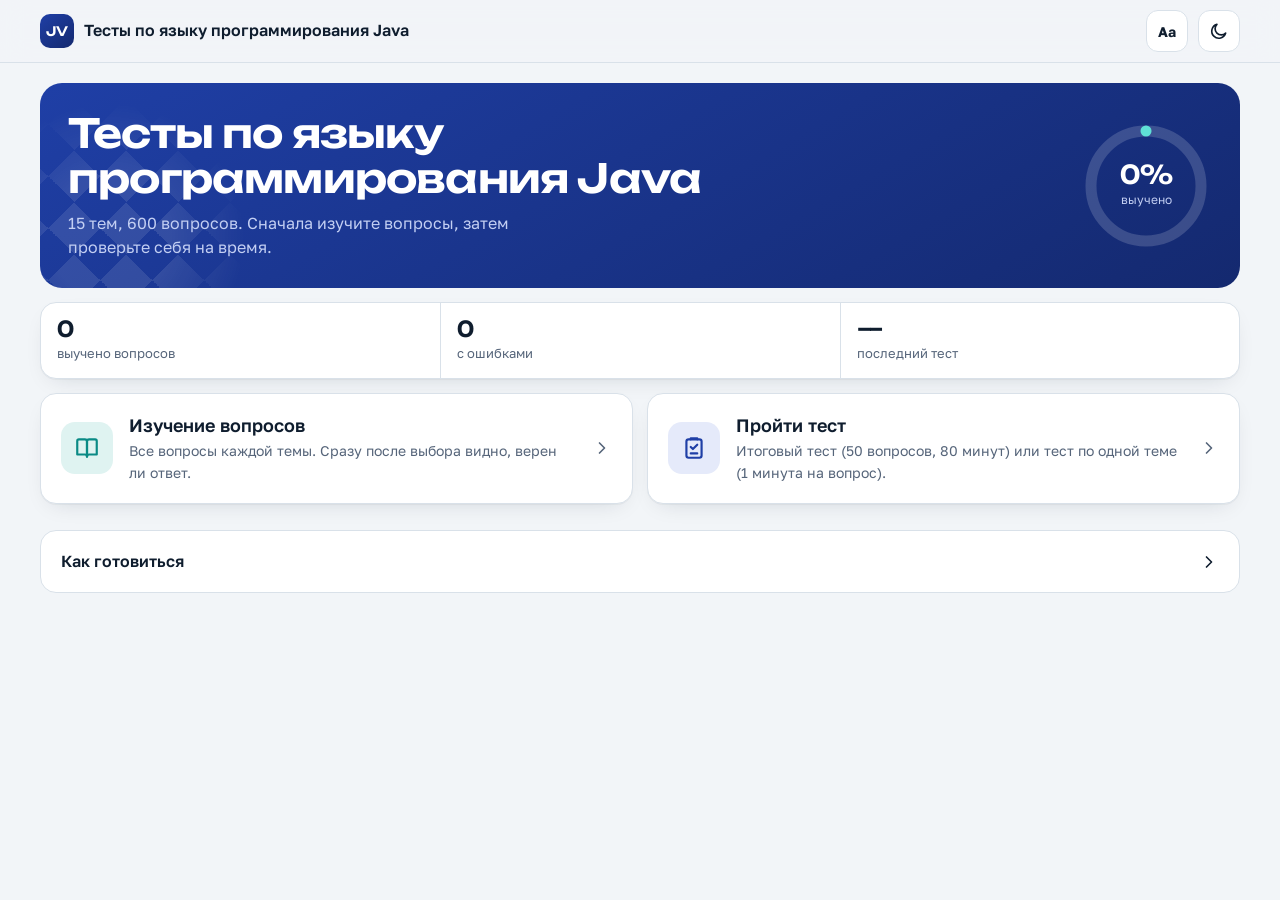
<file: java/index.html>
<!DOCTYPE html>
<html lang="ru">
<head>
<meta charset="UTF-8">
<meta name="claude:viewport-fit-sides" content="cover">
<meta name="viewport" content="width=device-width, initial-scale=1, viewport-fit=cover">
<meta name="theme-color" content="#1f3fa6">
<title>Тесты по языку программирования Java</title>
<link rel="preconnect" href="https://fonts.googleapis.com"><link rel="preconnect" href="https://fonts.gstatic.com" crossorigin>
<link rel="stylesheet" href="https://fonts.googleapis.com/css2?family=Golos+Text:wght@400;500;600;700&family=Unbounded:wght@500;600;700&display=swap">
<style>
/* Layout: one left-aligned column; a lapis "hero" band, then lists of rows (not card grids). Lapis = action, turquoise = progress. */
:root{
  --bg:#f2f5f8;--surface:#ffffff;--sunk:#e8edf2;--ink:#0f1d2e;--mut:#56657a;--line:#d9e1e9;
  --pri:#1f3fa6;--pri-ink:#ffffff;--pri-soft:#e5eafa;--acc:#0a8a85;--acc-soft:#dff3f1;
  --ok:#11795a;--ok-soft:#e0f3ea;--bad:#be342d;--bad-soft:#fbe8e6;--warn:#9a5a08;--warn-soft:#faefd9;
  --hero1:#1f3fa6;--hero2:#14296f;--hero-ink:#ffffff;--hero-mut:#c3cff3;
  --shadow:0 1px 0 rgba(15,29,46,.04),0 8px 24px -12px rgba(15,29,46,.18);
  --f-ui:"Golos Text",system-ui,-apple-system,"Segoe UI",Roboto,sans-serif;
  --f-disp:"Unbounded","Golos Text",system-ui,sans-serif;
  --r-lg:22px;--r-md:16px;--r-sm:12px;
}
@media (prefers-color-scheme:dark){:root:not([data-theme=light]){color-scheme:dark;
  --bg:#0c131c;--surface:#141e2a;--sunk:#1a2634;--ink:#e5ecf4;--mut:#95a5b8;--line:#243448;
  --pri:#86a2ff;--pri-ink:#0c131c;--pri-soft:#1b2a4c;--acc:#40c9c0;--acc-soft:#123331;
  --ok:#4fca97;--ok-soft:#11302a;--bad:#f2807a;--bad-soft:#3a1d1d;--warn:#f0b54f;--warn-soft:#3a2b12;
  --hero1:#1d3480;--hero2:#101f4d;--hero-ink:#ffffff;--hero-mut:#aebde9;
  --shadow:0 1px 0 rgba(0,0,0,.3),0 10px 28px -14px rgba(0,0,0,.6)}}
:root[data-theme=dark]{color-scheme:dark;
  --bg:#0c131c;--surface:#141e2a;--sunk:#1a2634;--ink:#e5ecf4;--mut:#95a5b8;--line:#243448;
  --pri:#86a2ff;--pri-ink:#0c131c;--pri-soft:#1b2a4c;--acc:#40c9c0;--acc-soft:#123331;
  --ok:#4fca97;--ok-soft:#11302a;--bad:#f2807a;--bad-soft:#3a1d1d;--warn:#f0b54f;--warn-soft:#3a2b12;
  --hero1:#1d3480;--hero2:#101f4d;--hero-ink:#ffffff;--hero-mut:#aebde9;
  --shadow:0 1px 0 rgba(0,0,0,.3),0 10px 28px -14px rgba(0,0,0,.6)}

*{box-sizing:border-box;-webkit-tap-highlight-color:transparent}
html{-webkit-text-size-adjust:100%}
body{margin:0;background:var(--bg);color:var(--ink);font:16px/1.55 var(--f-ui);-webkit-font-smoothing:antialiased}
button,input{font:inherit;color:inherit}
svg.i{width:20px;height:20px;fill:none;stroke:currentColor;stroke-width:2;stroke-linecap:round;stroke-linejoin:round;flex:none}
.hidden{display:none!important}
.wrap{max-width:var(--mw,100%);margin:0 auto;padding-left:max(20px,env(safe-area-inset-left,0px));padding-right:max(20px,env(safe-area-inset-right,0px))}
main.wrap{padding-block:20px 120px}
@media(min-width:900px){main.wrap{padding-left:max(40px,env(safe-area-inset-left,0px));padding-right:max(40px,env(safe-area-inset-right,0px))}}

/* header */
header.top{position:sticky;top:env(safe-area-inset-top,0px);z-index:20;background:color-mix(in srgb,var(--bg) 82%,transparent);backdrop-filter:blur(14px) saturate(1.3);-webkit-backdrop-filter:blur(14px) saturate(1.3);border-bottom:1px solid var(--line)}
header.top .wrap{display:flex;align-items:center;gap:10px;padding-block:10px}
@media(min-width:900px){header.top .wrap{padding-left:max(40px,env(safe-area-inset-left,0px));padding-right:max(40px,env(safe-area-inset-right,0px))}}
.brand{display:flex;align-items:center;gap:10px;flex:1;min-width:0}
.logo{width:34px;height:34px;border-radius:10px;background:linear-gradient(140deg,var(--hero1),var(--hero2));display:grid;place-items:center;flex:none;color:#fff;font:600 13px var(--f-disp)}
.ttl{font:600 16px/1.2 var(--f-ui);white-space:nowrap;overflow:hidden;text-overflow:ellipsis;min-width:0}
.ib{width:42px;height:42px;border-radius:var(--r-sm);border:1px solid var(--line);background:var(--surface);display:grid;place-items:center;cursor:pointer;flex:none}
.ib:hover{border-color:var(--pri)}
.ib.txt{font:700 14px var(--f-ui)}
.timer{display:flex;align-items:center;gap:6px;font:600 15px var(--f-disp);font-variant-numeric:tabular-nums;padding:9px 13px;border-radius:999px;background:var(--pri-soft);color:var(--pri)}
.timer.low{background:var(--bad-soft);color:var(--bad)}

/* type */
h1{font:600 clamp(26px,4.4vw,40px)/1.12 var(--f-disp);letter-spacing:-.02em;margin:0;text-wrap:balance}
h2{font:600 19px/1.3 var(--f-ui);margin:32px 0 12px;letter-spacing:-.01em}
.mut{color:var(--mut)}.sm{font-size:14px}
p{margin:0}

/* buttons */
.btn{display:inline-flex;align-items:center;justify-content:center;gap:8px;min-height:46px;padding:10px 18px;border-radius:var(--r-sm);border:1px solid var(--line);background:var(--surface);font-weight:600;cursor:pointer;transition:border-color .15s,background .15s,transform .08s;text-decoration:none}
.btn:hover{border-color:var(--pri)}
.btn:active{transform:scale(.98)}
.btn.p{background:var(--pri);border-color:var(--pri);color:var(--pri-ink)}
.btn.p:hover{filter:brightness(1.08)}
.btn.ghost{background:transparent}
.btn.danger{color:var(--bad)}
.btn:disabled{opacity:.4;cursor:default;transform:none}
:focus-visible{outline:2.5px solid var(--pri);outline-offset:2px}

/* hero */
.hero{position:relative;isolation:isolate;overflow:hidden;border-radius:var(--r-lg);background:linear-gradient(150deg,var(--hero1),var(--hero2));color:var(--hero-ink);padding:28px;display:grid;grid-template-columns:1fr auto;gap:24px;align-items:center}
.hero::after{content:"";position:absolute;left:-70px;bottom:-90px;width:280px;height:280px;opacity:.10;background:
  conic-gradient(from 45deg,#fff 0 25%,transparent 0 50%,#fff 0 75%,transparent 0) 0 0/52px 52px;
  -webkit-mask:radial-gradient(circle,#000 30%,transparent 70%);mask:radial-gradient(circle,#000 30%,transparent 70%);pointer-events:none;z-index:-1}
.hero .lead{color:var(--hero-mut);margin-top:10px;max-width:46ch}
.ring{position:relative;width:132px;height:132px;flex:none}
.ring svg{width:100%;height:100%}
.ring .rt{fill:none;stroke:rgba(255,255,255,.16);stroke-width:10}
.ring .rv{fill:none;stroke:#5fe0d6;stroke-width:10;stroke-linecap:round;transition:stroke-dasharray .6s}
.ring-tx{position:absolute;inset:0;display:grid;place-content:center;text-align:center}
.ring-tx b{font:600 26px/1 var(--f-disp);font-variant-numeric:tabular-nums}
.ring-tx span{font-size:12px;color:var(--hero-mut);margin-top:4px}
@media(max-width:560px){.hero{grid-template-columns:1fr;padding:22px}.ring{width:112px;height:112px}}

.stats{display:grid;grid-template-columns:repeat(3,1fr);margin-top:14px;background:var(--surface);border:1px solid var(--line);border-radius:var(--r-md);box-shadow:var(--shadow)}
.stats>div{padding:14px 16px;display:flex;flex-direction:column;gap:2px;min-width:0}
.stats>div+div{border-left:1px solid var(--line)}
.stats b{font:600 22px/1.1 var(--f-disp);font-variant-numeric:tabular-nums}
.stats span{font-size:13px;color:var(--mut)}

/* big actions */
.acts{display:grid;grid-template-columns:1fr 1fr;gap:14px;margin-top:14px}
@media(max-width:700px){.acts{grid-template-columns:1fr}}
.act{display:flex;align-items:center;gap:16px;text-align:left;padding:20px;border-radius:var(--r-md);border:1px solid var(--line);background:var(--surface);box-shadow:var(--shadow);cursor:pointer;transition:border-color .15s,transform .15s}
.act:hover{border-color:var(--pri);transform:translateY(-1px)}
.act-ic{width:52px;height:52px;border-radius:14px;display:grid;place-items:center;flex:none}
.act-ic svg.i{width:26px;height:26px}
.act-learn .act-ic{background:var(--acc-soft);color:var(--acc)}
.act-test .act-ic{background:var(--pri-soft);color:var(--pri)}
.act-tx{flex:1;min-width:0}.act-tx b{display:block;font:600 18px/1.25 var(--f-ui)}
.act-tx span{display:block;font-size:14px;color:var(--mut);margin-top:4px}
.act>svg.i:last-child{color:var(--mut)}

.quick{display:flex;gap:10px;flex-wrap:wrap;margin-top:14px}
.quick .btn{flex:1;min-width:220px;justify-content:flex-start}
.quick .btn .cnt{margin-left:auto;font:600 13px var(--f-disp);padding:3px 9px;border-radius:999px;background:var(--sunk)}

/* list rows */
.list{background:var(--surface);border:1px solid var(--line);border-radius:var(--r-md);box-shadow:var(--shadow);overflow:hidden}
.row-i{display:flex;align-items:center;gap:14px;padding:16px 18px;width:100%;text-align:left;background:none;border:0}
.list>.row-i+.row-i,.list>.mrow+.mrow{border-top:1px solid var(--line)}
button.row-i{cursor:pointer}button.row-i:hover{background:var(--sunk)}
.row-i .tx{flex:1;min-width:0}.row-i .tx b{display:block;font-weight:600}
.row-i .tx span{font-size:13.5px;color:var(--mut)}
.score-pill{font:600 14px var(--f-disp);font-variant-numeric:tabular-nums;padding:6px 11px;border-radius:999px;flex:none}
.sp-ok{background:var(--ok-soft);color:var(--ok)}.sp-mid{background:var(--warn-soft);color:var(--warn)}.sp-bad{background:var(--bad-soft);color:var(--bad)}

.mrow{display:grid;grid-template-columns:auto 1fr;gap:6px 14px;padding:18px}
.mnum{width:40px;height:40px;border-radius:12px;background:var(--pri-soft);color:var(--pri);display:grid;place-items:center;font:600 15px var(--f-disp);grid-row:span 2}
.mtx{min-width:0}.mtx b{display:block;font-weight:600;line-height:1.35}.mtx span{font-size:13.5px;color:var(--mut)}
.mact{display:flex;gap:8px;flex-wrap:wrap;align-items:stretch}
.mact .btn{min-height:44px;padding:8px 14px;flex-direction:column;gap:0;line-height:1.2}
.mact .btn small{font-weight:400;font-size:12px;color:var(--mut)}
.mact .btn.p small{color:inherit;opacity:.8}
.cnum{display:flex;align-items:stretch;border:1px solid var(--line);border-radius:var(--r-sm);background:var(--surface);overflow:hidden;flex:1;min-width:230px}
.cnum:focus-within{border-color:var(--pri)}
.cnum input{width:84px;border:0;background:transparent;padding:0 12px;font:600 16px var(--f-disp);font-variant-numeric:tabular-nums;outline:none;-moz-appearance:textfield}
.cnum input::-webkit-outer-spin-button,.cnum input::-webkit-inner-spin-button{-webkit-appearance:none;margin:0}
.cnum .hint{flex:1;display:flex;align-items:center;font-size:13px;color:var(--mut);padding-right:8px;white-space:nowrap}
.cnum .btn{border:0;border-left:1px solid var(--line);border-radius:0;min-height:44px}
.cnum.err{border-color:var(--bad)}.cnum.err .hint{color:var(--bad)}
@media(max-width:899px){.mact{grid-column:1/-1}.mact>.btn{flex:1}}
@media(min-width:900px){.mrow{grid-template-columns:auto 1fr auto;align-items:center}.mnum{grid-row:auto}.mact{flex-wrap:nowrap}.cnum{flex:none}}

.bar{height:6px;background:var(--sunk);border-radius:6px;overflow:hidden;margin-top:8px}
.bar i{display:block;height:100%;background:var(--acc);border-radius:6px}

/* feature (general test) */
.feature{display:grid;grid-template-columns:1fr auto;gap:16px;align-items:center;padding:22px;border-radius:var(--r-md);background:linear-gradient(150deg,var(--hero1),var(--hero2));color:var(--hero-ink)}
.feature b{display:block;font:600 21px/1.25 var(--f-disp)}
.feature p{color:var(--hero-mut);margin-top:6px;font-size:15px}
.feature .btn{background:#fff;color:#1f3fa6;border-color:#fff}
@media(max-width:560px){.feature{grid-template-columns:1fr}}
.tag{display:inline-flex;align-items:center;gap:6px;font-size:12.5px;font-weight:600;padding:4px 10px;border-radius:999px;background:rgba(255,255,255,.14);color:var(--hero-ink);margin-bottom:10px}

/* exam */
.qhead{display:flex;justify-content:space-between;align-items:baseline;gap:10px}
.qn{font:600 14px var(--f-ui);color:var(--mut)}.qn b{font:600 22px var(--f-disp);color:var(--ink)}
.prog{height:4px;background:var(--sunk);border-radius:4px;margin:10px 0 18px;overflow:hidden}.prog i{display:block;height:100%;background:var(--pri);transition:width .25s}
.modtag{display:inline-block;font-size:13px;font-weight:600;color:var(--acc);background:var(--acc-soft);padding:4px 10px;border-radius:999px;margin-bottom:12px}
.qcard{background:var(--surface);border:1px solid var(--line);border-radius:var(--r-lg);padding:24px;box-shadow:var(--shadow)}
.q{font:600 clamp(18px,2.1vw,22px)/1.45 var(--f-ui);margin:0 0 18px;letter-spacing:-.005em}
.opts{display:grid;gap:10px}
.opt{display:flex;gap:14px;align-items:flex-start;width:100%;text-align:left;padding:14px 16px;border-radius:var(--r-md);border:1.5px solid var(--line);background:var(--surface);cursor:pointer;transition:border-color .12s,background .12s;line-height:1.45}
.opt:not(:disabled):hover{border-color:var(--pri);background:var(--pri-soft)}
.opt .l{width:30px;height:30px;border-radius:9px;display:grid;place-items:center;flex:none;font:600 13px var(--f-disp);background:var(--sunk);color:var(--mut);margin-top:-2px}
.opt .ot{flex:1;min-width:0;padding-top:1px}
.opt.sel{border-color:var(--pri);background:var(--pri-soft)}.opt.sel .l{background:var(--pri);color:var(--pri-ink)}
.opt.ok{border-color:var(--ok);background:var(--ok-soft)}.opt.ok .l{background:var(--ok);color:#fff}
.opt.no{border-color:var(--bad);background:var(--bad-soft)}.opt.no .l{background:var(--bad);color:#fff}
.opt:disabled{cursor:default}
details.map{margin-top:14px;background:var(--surface);border:1px solid var(--line);border-radius:var(--r-md);padding:4px 18px}
details.map summary{cursor:pointer;font-weight:600;padding:12px 0;list-style:none;display:flex;align-items:center;gap:8px}
details.map summary::-webkit-details-marker{display:none}
details.map[open] summary svg{transform:rotate(90deg)}
.grid{display:grid;grid-template-columns:repeat(auto-fill,minmax(42px,1fr));gap:6px;padding-bottom:14px}
.grid button{height:40px;border-radius:10px;border:1px solid var(--line);background:var(--surface);font:600 13px var(--f-ui);font-variant-numeric:tabular-nums;cursor:pointer}
.grid .a{background:var(--pri-soft);border-color:var(--pri);color:var(--pri)}
.grid .cur{outline:2px solid var(--pri);outline-offset:1px}
.grid .g{background:var(--ok-soft);border-color:transparent;color:var(--ok)}.grid .r{background:var(--bad-soft);border-color:transparent;color:var(--bad)}

/* footer action bar */
.foot{position:fixed;left:0;right:0;bottom:0;z-index:15;background:color-mix(in srgb,var(--surface) 92%,transparent);backdrop-filter:blur(14px);-webkit-backdrop-filter:blur(14px);border-top:1px solid var(--line);padding-block:12px calc(12px + env(safe-area-inset-bottom,0px));padding-left:max(20px,env(safe-area-inset-left,0px));padding-right:max(20px,env(safe-area-inset-right,0px))}
.foot .in{max-width:var(--mw,100%);margin:0 auto;display:flex;gap:10px}.foot .btn{flex:1}

/* result */
.result{display:grid;grid-template-columns:auto 1fr;gap:24px;align-items:center;padding:24px;border-radius:var(--r-lg);background:var(--surface);border:1px solid var(--line);box-shadow:var(--shadow)}
.result .ring .rt{stroke:var(--sunk)}.result .ring .rv{stroke:var(--gc)}
.result .ring-tx b{color:var(--gc)}.result .ring-tx span{color:var(--mut)}
.result .gname{font:600 22px/1.2 var(--f-disp);color:var(--gc)}
.result .meta{color:var(--mut);margin-top:6px;font-size:14px}
.result .nums{display:flex;gap:18px;margin-top:14px;flex-wrap:wrap}
.result .nums div{display:flex;flex-direction:column}.result .nums b{font:600 20px var(--f-disp);font-variant-numeric:tabular-nums}.result .nums span{font-size:13px;color:var(--mut)}
@media(max-width:520px){.result{grid-template-columns:1fr;text-align:left}}
.seg{display:inline-flex;padding:4px;border-radius:var(--r-sm);background:var(--sunk);gap:4px;margin:4px 0 12px}
.seg button{border:0;background:transparent;padding:8px 14px;border-radius:9px;font-weight:600;font-size:14px;cursor:pointer;color:var(--mut)}
.seg button.on{background:var(--surface);color:var(--ink);box-shadow:0 1px 3px rgba(0,0,0,.12)}
.rv-i{background:var(--surface);border:1px solid var(--line);border-radius:var(--r-md);padding:18px;margin-top:10px}
.rv-i .q{font-size:17px;margin:8px 0 10px}
.st{display:inline-flex;align-items:center;gap:6px;font-size:13px;font-weight:600;padding:3px 10px;border-radius:999px}
.st svg.i{width:15px;height:15px}
.st.ok{background:var(--ok-soft);color:var(--ok)}.st.no{background:var(--bad-soft);color:var(--bad)}.st.nt{background:var(--sunk);color:var(--mut)}
.ans{display:flex;gap:10px;align-items:flex-start;padding:10px 12px;border-radius:var(--r-sm);margin-top:6px;font-size:15px}
.ans svg.i{margin-top:2px;width:18px;height:18px}
.ans.ok{background:var(--ok-soft);color:var(--ok)}.ans.no{background:var(--bad-soft);color:var(--bad)}
.tip{background:var(--warn-soft);border-radius:var(--r-sm);padding:12px 14px;margin-top:8px;font-size:14.5px}
.tip b{color:var(--warn)}.tip ul{margin:6px 0 0;padding-left:18px}.tip li{margin:3px 0}
mark{background:#fde68a;color:#1a1a1a;border-radius:3px;padding:0 2px}

/* learn */
.toolbar{display:flex;gap:10px;flex-wrap:wrap;align-items:center;margin:14px 0}
.search{flex:1;min-width:220px;display:flex;align-items:center;gap:10px;border:1px solid var(--line);background:var(--surface);border-radius:var(--r-sm);padding:0 14px;min-height:46px}
.search:focus-within{border-color:var(--pri)}
.search input{flex:1;border:0;background:transparent;outline:none;min-width:0;font-size:15px}
.search svg.i{color:var(--mut)}
.check{display:inline-flex;align-items:center;gap:8px;font-size:14px;color:var(--mut);cursor:pointer}
.check input{width:18px;height:18px;accent-color:var(--pri)}
.lc{background:var(--surface);border:1px solid var(--line);border-radius:var(--r-lg);padding:20px;margin-top:12px}
.lc-h{display:flex;justify-content:space-between;align-items:center;gap:10px}
.qno{font:600 13px var(--f-disp);color:var(--mut)}
.done-badge{display:inline-flex;align-items:center;gap:5px;font-size:13px;font-weight:600;color:var(--acc)}
.done-badge svg.i{width:16px;height:16px}
.lc .q{font-size:18px;margin:10px 0 14px}
.verdict{display:flex;align-items:center;gap:10px;margin-top:12px;padding:12px 14px;border-radius:var(--r-sm);font-weight:600}
.verdict svg.i{width:22px;height:22px}
.verdict.ok{background:var(--ok-soft);color:var(--ok)}.verdict.no{background:var(--bad-soft);color:var(--bad)}
.verdict .vt{font-weight:500}
.lc-act{display:flex;gap:8px;margin-top:12px;flex-wrap:wrap}
.lc-act .btn{flex:1;min-width:150px}
.btn.learned{background:var(--acc-soft);border-color:transparent;color:var(--acc)}

/* flashcards */
.fc{min-height:300px;display:flex;flex-direction:column;justify-content:center;gap:14px;cursor:pointer;background:var(--surface);border:1px solid var(--line);border-radius:var(--r-lg);padding:28px;box-shadow:var(--shadow);margin-top:14px}
.fc .q{font-size:clamp(19px,2.4vw,24px);margin:0}
.fc .hintline{color:var(--mut);font-size:14px;display:flex;align-items:center;gap:8px}
.fc .answer{border-top:1px dashed var(--line);padding-top:16px;display:flex;gap:10px;align-items:flex-start;color:var(--ok);font-size:18px;font-weight:600}
.fc .answer svg.i{width:24px;height:24px;margin-top:1px}
.empty{text-align:center;padding:40px 20px;background:var(--surface);border:1px solid var(--line);border-radius:var(--r-lg)}
.empty .big{font:600 44px var(--f-disp);color:var(--acc)}

/* guide */
details.guide{margin-top:26px;background:var(--surface);border:1px solid var(--line);border-radius:var(--r-md);padding:4px 20px}
details.guide summary{cursor:pointer;font-weight:600;padding:14px 0;list-style:none;display:flex;justify-content:space-between;align-items:center}
details.guide summary::-webkit-details-marker{display:none}
details.guide[open] summary svg{transform:rotate(90deg)}
details.guide ol{margin:0 0 16px;padding-left:22px;color:var(--mut)}details.guide li{margin:6px 0}details.guide li b{color:var(--ink)}

/* modal + zoom panel */
.modal{position:fixed;inset:0;background:rgba(8,14,24,.55);display:flex;align-items:center;justify-content:center;z-index:60;padding:20px}
.modal .box{background:var(--surface);border-radius:var(--r-lg);padding:24px;max-width:400px;width:100%;box-shadow:0 20px 60px rgba(0,0,0,.35)}
.modal .box p{margin:0 0 20px;font-size:17px;line-height:1.5}
.modal .acts2{display:flex;gap:10px}.modal .acts2 .btn{flex:1}
.zp{position:fixed;z-index:50;top:calc(66px + env(safe-area-inset-top,0px));right:max(16px,env(safe-area-inset-right,0px));background:var(--surface);border:1px solid var(--line);border-radius:var(--r-md);padding:16px;box-shadow:0 16px 40px rgba(0,0,0,.2);width:300px;max-width:calc(100vw - 32px)}
.zp .lbl{font-size:13px;color:var(--mut);font-weight:600;margin-bottom:8px}
.zp .zr{display:flex;align-items:center;gap:8px;margin-bottom:16px}.zp .zr .btn{flex:1;min-height:42px;padding:6px}
.zp .val{min-width:64px;text-align:center;font:600 16px var(--f-disp);font-variant-numeric:tabular-nums}
.zp .seg{display:flex;width:100%;margin:0 0 16px}.zp .seg button{flex:1}
.zp .reset{width:100%}
/* pick modules */
.pk{cursor:pointer;align-items:center}
.pk:hover{background:var(--sunk)}
.pk input{width:22px;height:22px;accent-color:var(--pri);flex:none;margin:0;cursor:pointer}
.pk:has(input:checked){background:var(--pri-soft)}
.pk .mnum{width:34px;height:34px;font-size:13px;grid-row:auto}
.pkbar{display:flex;gap:10px;flex-wrap:wrap;margin-top:12px}
.pkbar .btn.p{flex:1;min-width:240px}
/* hard (flag) */
.cnt{font:600 13px var(--f-disp);font-variant-numeric:tabular-nums;padding:3px 9px;border-radius:999px;background:var(--sunk)}
.flagb{display:inline-flex;align-items:center;gap:6px;border:1px solid var(--line);background:var(--surface);border-radius:999px;padding:6px 12px;font-size:13px;font-weight:600;color:var(--mut);cursor:pointer;flex:none}
.flagb svg.i{width:16px;height:16px}
.flagb:hover{border-color:var(--warn);color:var(--warn)}
.flagb.on{background:var(--warn-soft);border-color:transparent;color:var(--warn)}
.flagb.on svg.i{fill:currentColor}
.lc.flagged{border-color:color-mix(in srgb,var(--warn) 50%,var(--line))}
.lc-badges{display:flex;align-items:center;gap:10px;flex-wrap:wrap;justify-content:flex-end}
.flagpanel{display:flex;align-items:center;gap:14px;width:100%;text-align:left;margin-top:16px;padding:16px 18px;border-radius:var(--r-md);border:1px solid var(--line);background:var(--surface);box-shadow:var(--shadow);cursor:pointer}
.flagpanel:hover{border-color:var(--warn)}
.flagpanel .act-ic,.ic-warn{width:46px;height:46px;border-radius:14px;display:grid;place-items:center;flex:none;background:var(--warn-soft);color:var(--warn)}
.flagpanel .tx{flex:1;min-width:0}.flagpanel .tx b{display:block;font-weight:600}.flagpanel .tx span{font-size:14px;color:var(--mut)}
.cnt.w{background:var(--warn-soft);color:var(--warn)}
.btn.flagbtn{color:var(--warn)}
.act-flag .act-ic{background:var(--warn-soft);color:var(--warn)}
.empty .big svg.i{width:46px;height:46px;color:var(--warn)}
.rv-h{display:flex;justify-content:space-between;align-items:center;gap:10px;flex-wrap:wrap}
.gh{display:flex;align-items:baseline;gap:10px;font:600 15px var(--f-ui);margin:22px 0 10px}.gh span{font-weight:500;font-size:13px;color:var(--mut)}
@media (prefers-reduced-motion:reduce){*{transition:none!important}}

pre.code{margin:14px 0 4px;padding:14px 16px;border-radius:var(--r-sm);background:#0f1724;color:#e3e9f2;font:13.5px/1.55 ui-monospace,SFMono-Regular,Menlo,Consolas,"Liberation Mono",monospace;overflow-x:auto;white-space:pre;tab-size:4;border:1px solid var(--line)}
pre.code .k{color:#c792ea}pre.code .s{color:#c3e88d}pre.code .n{color:#f78c6c}pre.code .c{color:#7f8ea3;font-style:italic}
code.oc{font:14px/1.5 ui-monospace,SFMono-Regular,Menlo,Consolas,monospace;white-space:pre-wrap;word-break:break-word}
.fc pre.code{text-align:left}
.gtab{width:100%;border-collapse:collapse;margin-top:10px;font-size:14px}
.gtab th,.gtab td{text-align:left;padding:8px 10px;border-top:1px solid var(--line)}
.gtab th{color:var(--mut);font-weight:600}
.gtab .g2{color:var(--bad);font-weight:600}.gtab .g3{color:var(--warn);font-weight:600}.gtab .g4{color:var(--pri);font-weight:600}.gtab .g5{color:var(--ok);font-weight:600}
</style>
</head>
<body>
<header class="top"><div class="wrap">
  <button class="ib hidden" id="back" aria-label="Назад"></button>
  <div class="brand"><div class="logo" id="logo">JV</div><div class="ttl" id="ttl">Тесты по языку программирования Java</div></div>
  <div class="timer hidden" id="timer"></div>
  <button class="ib txt" id="zoomb" aria-label="Масштаб" title="Размер шрифта и ширина">Aa</button>
  <button class="ib" id="thm" aria-label="Тёмная/светлая тема" title="Тёмная/светлая тема"></button>
</div></header>
<main class="wrap" id="app"></main>
<div class="foot hidden" id="foot"><div class="in" id="footin"></div></div>
<script>
const DATA=[{"t":"Основы Java: синтаксис и первая программа","s":"Основы Java: синтаксис и первая программа","g":0,"q":[{"q":"Какая компания изначально разработала язык Java (команда Джеймса Гослинга)?","o":["Sun Microsystems","Microsoft","Google","Apple"],"c":0},{"q":"Что такое JDK?","o":["Java Development Kit — набор для разработки: компилятор javac, JRE, утилиты","Только виртуальная машина для запуска программ","Текстовый редактор для Java","Библиотека для работы с базами данных"],"c":0},{"q":"Что такое JVM?","o":["Java Virtual Machine — виртуальная машина, исполняющая байт-код Java","Компилятор исходного кода Java в машинный код процессора","Среда разработки (IDE)","Система контроля версий"],"c":0},{"q":"Что означает принцип «Write Once, Run Anywhere» (WORA)?","o":["Скомпилированный байт-код Java выполняется на любой платформе, где есть JVM","Программу нужно переписывать для каждой операционной системы","Java работает только в браузере","Код Java нельзя изменить после написания"],"c":0},{"q":"Во что компилируется исходный файл .java командой javac?","o":["В файл байт-кода .class","В исполняемый файл .exe","В файл .jar автоматически","В исходный код на C++"],"c":0},{"q":"Какая сигнатура метода является точкой входа в Java-программу?","o":["public static void main(String[] args)","public void start()","static int main()","private void main(String args)"],"c":0},{"q":"Как должен называться файл, содержащий public class HelloWorld?","o":["HelloWorld.java","helloworld.class","Main.java","Любое имя с расширением .txt"],"c":0},{"q":"Какие из перечисленных программ являются IDE для Java?","o":["IntelliJ IDEA, Eclipse, NetBeans","Photoshop, Figma, Illustrator","MySQL, PostgreSQL, Oracle","Chrome, Firefox, Safari"],"c":0},{"q":"Чем отличается System.out.print от System.out.println?","o":["println после вывода переводит курсор на новую строку, print — нет","print выводит только числа","println выводит только строки","Разницы нет"],"c":0},{"q":"Какой символ завершает оператор (инструкцию) в Java?","o":["Точка с запятой ;","Двоеточие :","Точка .","Перевод строки без символа"],"c":0},{"q":"Что выведет следующий фрагмент кода (внутри метода main)?","k":"System.out.println(\"Hello, World!\");","o":["Hello, World!","Hello World","\"Hello, World!\"","Hello, World"],"c":0},{"q":"Что выведет следующий фрагмент кода (внутри метода main)?","k":"System.out.print(\"Java\");\nSystem.out.print(\"JDK\");","o":["JavaJDK","Java JDK","JDK Java","Java"],"c":0},{"q":"Что выведет следующий фрагмент кода (внутри метода main)?","k":"System.out.println(5 + 3);","o":["8","53","5 + 3","15"],"c":0},{"q":"Что выведет следующий фрагмент кода (внутри метода main)?","k":"System.out.println(\"5\" + \"3\");","o":["53","8","5 + 3","53.0"],"c":0},{"q":"Что выведет следующий фрагмент кода (внутри метода main)?","k":"System.out.println(\"Ответ: \" + 10);","o":["Ответ: 10","Ответ: + 10","10","Ответ:10"],"c":0},{"q":"Что выведет следующий фрагмент кода (внутри метода main)?","k":"System.out.println(2 * 6);","o":["12","26","8","12.0"],"c":0},{"q":"Что выведет следующий фрагмент кода (внутри метода main)?","k":"System.out.println(10 - 4);","o":["6","14","104","-6"],"c":0},{"q":"Что выведет следующий фрагмент кода (внутри метода main)?","k":"System.out.println(9 / 3);","o":["3","3.0","93","27"],"c":0},{"q":"Что выведет следующий фрагмент кода (внутри метода main)?","k":"System.out.println(7 / 2);","o":["3","3.5","4","2"],"c":0},{"q":"Что выведет следующий фрагмент кода (внутри метода main)?","k":"System.out.println(7 % 2);","o":["1","3","0","3.5"],"c":0},{"q":"Что выведет следующий фрагмент кода (внутри метода main)?","k":"String name = \"Ali\";\nSystem.out.println(\"Привет, \" + name);","o":["Привет, Ali","Привет, name","Привет,Ali","Ali"],"c":0},{"q":"Что выведет следующий фрагмент кода (внутри метода main)?","k":"int age = 18;\nSystem.out.println(age);","o":["18","age","0","\"18\""],"c":0},{"q":"Что выведет следующий фрагмент кода (внутри метода main)?","k":"int a = 4;\nint b = 5;\nSystem.out.println(a + b);","o":["9","45","20","a + b"],"c":0},{"q":"Что выведет следующий фрагмент кода (внутри метода main)?","k":"System.out.println(\"Java\".length());","o":["4","3","5","Java"],"c":0},{"q":"Что выведет следующий фрагмент кода (внутри метода main)?","k":"System.out.println(Math.max(4, 9));","o":["9","4","13","max"],"c":0},{"q":"Что выведет следующий фрагмент кода (внутри метода main)?","k":"// System.out.println(\"A\");\nSystem.out.println(\"B\");","o":["B","A","A B","Ничего не выведет"],"c":0},{"q":"Что выведет следующий фрагмент кода (внутри метода main)?","k":"System.out.println(\"Год: \" + 2024);","o":["Год: 2024","2024","Год: + 2024","Год:"],"c":0},{"q":"Что выведет следующий фрагмент кода (внутри метода main)?","k":"System.out.println(1 + 2 + 3);","o":["6","123","15","1 + 2 + 3"],"c":0},{"q":"Что выведет программа?","k":"public class Main {\n    static void hello() {\n        System.out.println(\"Салом!\");\n    }\n    public static void main(String[] args) {\n        hello();\n    }\n}","o":["Салом!","hello","Ничего не выведет","Салом"],"c":0},{"q":"Какая команда запускает скомпилированную программу Main?","k":"// Терминал\n$ javac Main.java\n$ ___ Main","o":["java","javac","run","jvm"],"c":0},{"q":"Задача: вывести приветствие. Какой код нужно вставить вместо ___, чтобы программа вывела: Hello, World!","k":"___(\"Hello, World!\");","o":["System.out.println","System.print","Console.WriteLine","print"],"c":0},{"q":"Задача: объявить точку входа программы. Какой код нужно вставить вместо ___, чтобы программа вывела: Старт","k":"public class Main {\n    ___ {\n        System.out.println(\"Старт\");\n    }\n}","o":["public static void main(String[] args)","public void main()","static int main(String args)","void start(String[] args)"],"c":0},{"q":"Задача: вывести текст и число. Какой код нужно вставить вместо ___, чтобы программа вывела: Год: 1995","k":"int year = 1995;\nSystem.out.println(___);","o":["\"Год: \" + year","\"Год: year\"","Год: + year","'Год: ' + year"],"c":0},{"q":"Задача: вывести два слова в одной строке. Какой код нужно вставить вместо ___, чтобы программа вывела: Hello Java","k":"System.out.___(\"Hello \");\nSystem.out.println(\"Java\");","o":["print","println","printLine","write"],"c":0},{"q":"Задача: вывести сумму чисел. Какой код нужно вставить вместо ___, чтобы программа вывела: 10","k":"System.out.println(___);","o":["4 + 6","\"4 + 6\"","4 6","46"],"c":0},{"q":"Задача: вывести остаток от деления 10 на 3. Какой код нужно вставить вместо ___, чтобы программа вывела: 1","k":"System.out.println(10 ___ 3);","o":["%","/","*","mod"],"c":0},{"q":"Задача: вывести произведение чисел. Какой код нужно вставить вместо ___, чтобы программа вывела: 15","k":"System.out.println(3 ___ 5);","o":["*","x","+","^"],"c":0},{"q":"Задача: объявить переменную для текста. Какой код нужно вставить вместо ___, чтобы программа вывела: Java","k":"___ lang = \"Java\";\nSystem.out.println(lang);","o":["String","string","char","text"],"c":0},{"q":"Задача: объявить переменную для целого числа. Какой код нужно вставить вместо ___, чтобы программа вывела: 25","k":"___ x = 25;\nSystem.out.println(x);","o":["int","Int","integer","number"],"c":0},{"q":"Задача: правильно завершить оператор. Какой код нужно вставить вместо ___, чтобы программа вывела: Ok","k":"System.out.println(\"Ok\")___","o":[";",":",".",","],"c":0}]},{"t":"Переменные, типы данных и операторы","s":"Переменные, типы данных и операторы","g":0,"q":[{"q":"Сколько примитивных типов данных в Java?","o":["8: byte, short, int, long, float, double, char, boolean","4: int, float, char, boolean","6: int, long, float, double, String, boolean","10, включая String и Object"],"c":0},{"q":"Какой размер имеет тип int в Java?","o":["32 бита (4 байта)","16 бит","64 бита","Зависит от операционной системы"],"c":0},{"q":"Какой тип является непримитивным (ссылочным)?","o":["String","int","char","boolean"],"c":0},{"q":"Какое значение по умолчанию у поля типа boolean?","o":["false","true","null","0"],"c":0},{"q":"Что такое расширяющее (неявное) преобразование типов?","o":["Автоматическое преобразование меньшего типа в больший, например int → long или int → double","Преобразование double → int без потери данных","Преобразование String → int автоматически","Преобразование boolean → int"],"c":0},{"q":"Что происходит при явном приведении (int) 3.99?","o":["Дробная часть отбрасывается, результат 3","Число округляется до 4","Возникает ошибка компиляции","Результат 3.99"],"c":0},{"q":"Чем отличаются операторы && и &?","o":["&& — логическое И с сокращённым вычислением (правый операнд не вычисляется, если левый false); & вычисляет оба операнда","Ничем не отличаются","& работает только с числами, && только со строками","&& — побитовое И, & — логическое"],"c":0},{"q":"Чем отличается x++ от ++x?","o":["x++ возвращает старое значение, затем увеличивает; ++x сначала увеличивает, затем возвращает новое значение","x++ увеличивает на 2, ++x на 1","Ничем","++x уменьшает значение"],"c":0},{"q":"Что делает оператор сдвига >>> в Java?","o":["Беззнаковый сдвиг вправо: освободившиеся старшие биты заполняются нулями","Сдвиг влево на 3 позиции","Знаковый сдвиг вправо с сохранением знака","Сравнение трёх чисел"],"c":0},{"q":"Что такое класс-обёртка (wrapper class) и автоупаковка (autoboxing)?","o":["Класс-обёртка (Integer, Double…) представляет примитив как объект; autoboxing — автоматическое преобразование int → Integer","Класс для шифрования данных","Способ объявить константу","Преобразование String в char[]"],"c":0},{"q":"Что выведет следующий фрагмент кода (внутри метода main)?","k":"int a = 10;\nint b = 3;\nSystem.out.println(a + b);","o":["13","103","7","30"],"c":0},{"q":"Что выведет следующий фрагмент кода (внутри метода main)?","k":"int a = 10;\nint b = 3;\nSystem.out.println(a - b);","o":["7","13","-7","103"],"c":0},{"q":"Что выведет следующий фрагмент кода (внутри метода main)?","k":"int x = 5;\nx = x + 2;\nSystem.out.println(x);","o":["7","5","2","52"],"c":0},{"q":"Что выведет следующий фрагмент кода (внутри метода main)?","k":"int x = 4;\nx += 6;\nSystem.out.println(x);","o":["10","4","6","46"],"c":0},{"q":"Что выведет следующий фрагмент кода (внутри метода main)?","k":"int x = 7;\nx++;\nSystem.out.println(x);","o":["8","7","9","77"],"c":0},{"q":"Что выведет следующий фрагмент кода (внутри метода main)?","k":"int x = 3;\nx--;\nSystem.out.println(x);","o":["2","3","4","-3"],"c":0},{"q":"Что выведет следующий фрагмент кода (внутри метода main)?","k":"double d = 2.5;\nSystem.out.println(d * 2);","o":["5.0","5","2.52.5","4.5"],"c":0},{"q":"Что выведет следующий фрагмент кода (внутри метода main)?","k":"int n = (int) 7.8;\nSystem.out.println(n);","o":["7","8","7.8","7.0"],"c":0},{"q":"Что выведет следующий фрагмент кода (внутри метода main)?","k":"int n = 5;\ndouble d = n;\nSystem.out.println(d);","o":["5.0","5","5.5","0.5"],"c":0},{"q":"Что выведет следующий фрагмент кода (внутри метода main)?","k":"char c = 'A';\nSystem.out.println(c);","o":["A","65","'A'","a"],"c":0},{"q":"Что выведет следующий фрагмент кода (внутри метода main)?","k":"boolean b = 5 > 3;\nSystem.out.println(b);","o":["true","false","5 > 3","1"],"c":0},{"q":"Что выведет следующий фрагмент кода (внутри метода main)?","k":"System.out.println(4 == 4);","o":["true","false","4","1"],"c":0},{"q":"Что выведет следующий фрагмент кода (внутри метода main)?","k":"System.out.println(7 != 7);","o":["false","true","0","7"],"c":0},{"q":"Что выведет следующий фрагмент кода (внутри метода main)?","k":"System.out.println(true && false);","o":["false","true","truefalse","1"],"c":0},{"q":"Что выведет следующий фрагмент кода (внутри метода main)?","k":"System.out.println(true || false);","o":["true","false","truefalse","0"],"c":0},{"q":"Что выведет следующий фрагмент кода (внутри метода main)?","k":"System.out.println(!true);","o":["false","true","!true","0"],"c":0},{"q":"Что выведет следующий фрагмент кода (внутри метода main)?","k":"String s = \"12\";\nint n = Integer.parseInt(s);\nSystem.out.println(n + 1);","o":["13","121","12","1"],"c":0},{"q":"Что выведет следующий фрагмент кода (внутри метода main)?","k":"int a = 5, b = 8;\nint max = (a > b) ? a : b;\nSystem.out.println(max);","o":["8","5","13","true"],"c":0},{"q":"Что выведет следующий фрагмент кода (внутри метода main)?","k":"long big = 1000000L;\nSystem.out.println(big * 2);","o":["2000000","1000000","2000000L","10000002"],"c":0},{"q":"Что выведет следующий фрагмент кода (внутри метода main)?","k":"String s = \"Java\";\nSystem.out.println(s + 8);","o":["Java8","8","Java 8","Ошибка"],"c":0},{"q":"Задача: объявить переменную для дробного числа. Какой код нужно вставить вместо ___, чтобы программа вывела: 9.5","k":"___ price = 9.5;\nSystem.out.println(price);","o":["double","int","char","boolean"],"c":0},{"q":"Задача: объявить логическую переменную. Какой код нужно вставить вместо ___, чтобы программа вывела: true","k":"___ ok = true;\nSystem.out.println(ok);","o":["boolean","bool","int","String"],"c":0},{"q":"Задача: объявить символьную переменную. Какой код нужно вставить вместо ___, чтобы программа вывела: Z","k":"___ letter = 'Z';\nSystem.out.println(letter);","o":["char","String","int","double"],"c":0},{"q":"Задача: увеличить x на 1. Какой код нужно вставить вместо ___, чтобы программа вывела: 10","k":"int x = 9;\n___;\nSystem.out.println(x);","o":["x++","x--","x + 1","x = 1"],"c":0},{"q":"Задача: преобразовать дробное число в целое. Какой код нужно вставить вместо ___, чтобы программа вывела: 3","k":"double d = 3.9;\nint n = ___;\nSystem.out.println(n);","o":["(int) d","d","int(d)","(double) d"],"c":0},{"q":"Задача: преобразовать строку в число. Какой код нужно вставить вместо ___, чтобы программа вывела: 42","k":"String s = \"40\";\nint n = ___;\nSystem.out.println(n + 2);","o":["Integer.parseInt(s)","s","(int) s","s.toInt()"],"c":0},{"q":"Задача: проверить, что число больше 10. Какой код нужно вставить вместо ___, чтобы программа вывела: true","k":"int x = 15;\nboolean big = ___;\nSystem.out.println(big);","o":["x > 10","x < 10","x = 10","x == 10"],"c":0},{"q":"Задача: проверить, что оба условия истинны (x больше 0 И больше 10). Какой код нужно вставить вместо ___, чтобы программа вывела: false","k":"int x = 5;\nSystem.out.println(x > 0 ___ x > 10);","o":["&&","||","and","&&&"],"c":0},{"q":"Задача: проверить равенство двух чисел. Какой код нужно вставить вместо ___, чтобы программа вывела: true","k":"int a = 6, b = 6;\nSystem.out.println(a ___ b);","o":["==","=","!=","equals"],"c":0},{"q":"Задача: умножить x на 3 с помощью составного оператора. Какой код нужно вставить вместо ___, чтобы программа вывела: 12","k":"int x = 4;\nx ___ 3;\nSystem.out.println(x);","o":["*=","+=","=*","-="],"c":0}]},{"t":"Условные операторы и циклы","s":"Условные операторы и циклы","g":0,"q":[{"q":"Какой тип должно иметь условие в операторе if в Java?","o":["boolean","int (0 — ложь, иначе истина)","Любой тип","String"],"c":0},{"q":"Какие типы можно использовать в выражении классического оператора switch?","o":["byte, short, char, int, их обёртки, enum и String","Только boolean","double и float","Любые объекты, включая массивы"],"c":0},{"q":"Что произойдёт в switch, если в case не указать break?","o":["Выполнение «провалится» (fall-through) в следующие case до break или конца switch","Возникнет ошибка компиляции","Выполнится только default","Программа зациклится"],"c":0},{"q":"Чем цикл do-while отличается от while?","o":["Тело do-while выполняется хотя бы один раз, так как условие проверяется после тела","do-while не может содержать break","while всегда выполняется хотя бы один раз","Ничем"],"c":0},{"q":"Что делает оператор break внутри цикла?","o":["Немедленно завершает выполнение ближайшего цикла","Переходит к следующей итерации","Завершает программу","Перезапускает цикл с начала"],"c":0},{"q":"Что делает оператор continue?","o":["Пропускает оставшуюся часть текущей итерации и переходит к следующей","Завершает цикл","Повторяет текущую итерацию","Выходит из метода"],"c":0},{"q":"Из каких частей состоит заголовок классического цикла for?","o":["Инициализация; условие; изменение (шаг)","Условие; тело; return","Имя; тип; значение","Только условие"],"c":0},{"q":"Для чего используется расширенный цикл for-each (for (int x : arr))?","o":["Для последовательного перебора всех элементов массива или коллекции","Для перебора только чётных индексов","Для бесконечного цикла","Для изменения размера массива"],"c":0},{"q":"Как записать бесконечный цикл в Java?","o":["while (true) { ... } или for (;;) { ... }","while (1) { ... }","loop { ... }","for (true) { ... }"],"c":0},{"q":"Что делает break с меткой (например, break outer;)?","o":["Завершает внешний цикл, помеченный меткой outer","Переходит к строке с меткой, как goto","Завершает только внутренний цикл","Вызывает ошибку компиляции"],"c":0},{"q":"Что выведет следующий фрагмент кода (внутри метода main)?","k":"int x = 8;\nif (x > 5) {\n    System.out.println(\"Больше\");\n} else {\n    System.out.println(\"Меньше\");\n}","o":["Больше","Меньше","БольшеМеньше","8"],"c":0},{"q":"Что выведет следующий фрагмент кода (внутри метода main)?","k":"int x = 2;\nif (x > 5) {\n    System.out.println(\"Больше\");\n} else {\n    System.out.println(\"Меньше\");\n}","o":["Меньше","Больше","2","Ничего"],"c":0},{"q":"Что выведет следующий фрагмент кода (внутри метода main)?","k":"int n = 4;\nif (n % 2 == 0) System.out.println(\"чётное\");\nelse System.out.println(\"нечётное\");","o":["чётное","нечётное","4","0"],"c":0},{"q":"Что выведет следующий фрагмент кода (внутри метода main)?","k":"int ball = 75;\nif (ball >= 90) System.out.println(\"5\");\nelse if (ball >= 70) System.out.println(\"4\");\nelse System.out.println(\"3\");","o":["4","5","3","75"],"c":0},{"q":"Что выведет следующий фрагмент кода (внутри метода main)?","k":"for (int i = 1; i <= 3; i++) {\n    System.out.print(i);\n}","o":["123","1 2 3","0123","3"],"c":0},{"q":"Что выведет следующий фрагмент кода (внутри метода main)?","k":"for (int i = 0; i < 4; i++) {\n    System.out.print(\"*\");\n}","o":["****","***","*****","0123"],"c":0},{"q":"Что выведет следующий фрагмент кода (внутри метода main)?","k":"int sum = 0;\nfor (int i = 1; i <= 4; i++) {\n    sum = sum + i;\n}\nSystem.out.println(sum);","o":["10","4","1234","24"],"c":0},{"q":"Что выведет следующий фрагмент кода (внутри метода main)?","k":"int i = 1;\nwhile (i <= 3) {\n    System.out.print(i + \" \");\n    i++;\n}","o":["1 2 3","1 2","0 1 2 3","3"],"c":0},{"q":"Что выведет следующий фрагмент кода (внутри метода main)?","k":"int i = 5;\nwhile (i > 0) {\n    System.out.print(i);\n    i = i - 2;\n}","o":["531","54321","531-1","5"],"c":0},{"q":"Что выведет следующий фрагмент кода (внутри метода main)?","k":"int i = 1;\ndo {\n    System.out.print(i);\n    i++;\n} while (i <= 3);","o":["123","12","1","1234"],"c":0},{"q":"Что выведет следующий фрагмент кода (внутри метода main)?","k":"for (int i = 1; i <= 5; i++) {\n    if (i == 3) break;\n    System.out.print(i);\n}","o":["12","123","12345","1245"],"c":0},{"q":"Что выведет следующий фрагмент кода (внутри метода main)?","k":"for (int i = 1; i <= 5; i++) {\n    if (i == 3) continue;\n    System.out.print(i);\n}","o":["1245","12","12345","3"],"c":0},{"q":"Что выведет следующий фрагмент кода (внутри метода main)?","k":"int day = 2;\nswitch (day) {\n    case 1: System.out.println(\"Понедельник\"); break;\n    case 2: System.out.println(\"Вторник\"); break;\n    default: System.out.println(\"Другой день\");\n}","o":["Вторник","Понедельник","Другой день","2"],"c":0},{"q":"Что выведет следующий фрагмент кода (внутри метода main)?","k":"int day = 9;\nswitch (day) {\n    case 1: System.out.println(\"Понедельник\"); break;\n    case 2: System.out.println(\"Вторник\"); break;\n    default: System.out.println(\"Другой день\");\n}","o":["Другой день","Вторник","9","Ничего не выведет"],"c":0},{"q":"Что выведет следующий фрагмент кода (внутри метода main)?","k":"for (int i = 10; i >= 8; i--) {\n    System.out.print(i + \" \");\n}","o":["10 9 8","8 9 10","10 9","10 9 8 7"],"c":0},{"q":"Что выведет следующий фрагмент кода (внутри метода main)?","k":"for (int i = 2; i <= 10; i += 4) {\n    System.out.print(i + \" \");\n}","o":["2 6 10","2 4 6 8 10","2 6","4 8"],"c":0},{"q":"Что выведет следующий фрагмент кода (внутри метода main)?","k":"int count = 0;\nfor (int i = 1; i <= 10; i++) {\n    if (i % 2 == 0) count++;\n}\nSystem.out.println(count);","o":["5","10","4","55"],"c":0},{"q":"Что выведет следующий фрагмент кода (внутри метода main)?","k":"int age = 16;\nString r = (age >= 18) ? \"взрослый\" : \"подросток\";\nSystem.out.println(r);","o":["подросток","взрослый","16","true"],"c":0},{"q":"Что выведет следующий фрагмент кода (внутри метода main)?","k":"for (int i = 1; i <= 2; i++) {\n    for (int j = 1; j <= 2; j++) {\n        System.out.print(i * j + \" \");\n    }\n}","o":["1 2 2 4","1 2 3 4","11 12 21 22","2 4"],"c":0},{"q":"Что выведет следующий фрагмент кода (внутри метода main)?","k":"int x = 0;\nwhile (x < 3) {\n    x++;\n}\nSystem.out.println(x);","o":["3","2","0","4"],"c":0},{"q":"Задача: вывести «Плюс», если число положительное. Какой код нужно вставить вместо ___, чтобы программа вывела: Плюс","k":"int x = 7;\n___ (x > 0) {\n    System.out.println(\"Плюс\");\n}","o":["if","for","while (x > 0) if","when"],"c":0},{"q":"Задача: вывести числа от 1 до 5. Какой код нужно вставить вместо ___, чтобы программа вывела: 12345","k":"for (int i = 1; ___; i++) {\n    System.out.print(i);\n}","o":["i <= 5","i < 5","i >= 5","i == 5"],"c":0},{"q":"Задача: вывести числа от 0 до 3. Какой код нужно вставить вместо ___, чтобы программа вывела: 0123","k":"for (int i = 0; i <= 3; ___) {\n    System.out.print(i);\n}","o":["i++","i--","i + 1","++"],"c":0},{"q":"Задача: в противном случае вывести «Нет». Какой код нужно вставить вместо ___, чтобы программа вывела: Нет","k":"int x = -1;\nif (x > 0) {\n    System.out.println(\"Да\");\n} ___ {\n    System.out.println(\"Нет\");\n}","o":["else","elif","otherwise","if"],"c":0},{"q":"Задача: остановить цикл, когда i станет равно 4. Какой код нужно вставить вместо ___, чтобы программа вывела: 123","k":"for (int i = 1; i <= 10; i++) {\n    if (i == 4) ___;\n    System.out.print(i);\n}","o":["break","continue","stop","exit"],"c":0},{"q":"Задача: пропустить число 2. Какой код нужно вставить вместо ___, чтобы программа вывела: 13","k":"for (int i = 1; i <= 3; i++) {\n    if (i == 2) ___;\n    System.out.print(i);\n}","o":["continue","break","skip","next"],"c":0},{"q":"Задача: повторять цикл, пока n больше 0. Какой код нужно вставить вместо ___, чтобы программа вывела: 321","k":"int n = 3;\n___ (n > 0) {\n    System.out.print(n);\n    n--;\n}","o":["while","if","for","do"],"c":0},{"q":"Задача: найти сумму чисел от 1 до 3. Какой код нужно вставить вместо ___, чтобы программа вывела: 6","k":"int sum = 0;\nfor (int i = 1; i <= 3; i++) {\n    ___;\n}\nSystem.out.println(sum);","o":["sum += i","sum = i","sum++","i += sum"],"c":0},{"q":"Задача: проверить, чётное ли число. Какой код нужно вставить вместо ___, чтобы программа вывела: чётное","k":"int n = 6;\nif (___) System.out.println(\"чётное\");","o":["n % 2 == 0","n % 2 == 1","n / 2 == 1","n = 2"],"c":0},{"q":"Задача: вариант по умолчанию в switch. Какой код нужно вставить вместо ___, чтобы программа вывела: другое","k":"int k = 5;\nswitch (k) {\n    case 1: System.out.println(\"один\"); break;\n    ___: System.out.println(\"другое\");\n}","o":["default","else","other","case"],"c":0}]},{"t":"Массивы и строки","s":"Массивы и строки","g":0,"q":[{"q":"Как объявить и создать массив из 5 целых чисел в Java?","o":["int[] a = new int[5];","int a[5];","int a = new int(5);","array<int> a = 5;"],"c":0},{"q":"Какое значение по умолчанию у элементов массива int[] после создания?","o":["0","null","Случайные значения","-1"],"c":0},{"q":"Что произойдёт при обращении к элементу a[a.length]?","o":["Возникнет исключение ArrayIndexOutOfBoundsException","Вернётся 0","Вернётся null","Вернётся последний элемент"],"c":0},{"q":"Как в Java представлен двумерный массив?","o":["Как массив массивов; строки могут иметь разную длину (рваный массив)","Как непрерывная матрица фиксированного размера","Как строка с разделителями","Как HashMap"],"c":0},{"q":"Почему объекты String в Java называют неизменяемыми (immutable)?","o":["После создания содержимое объекта String изменить нельзя; методы возвращают новые строки","Потому что строку нельзя присвоить другой переменной","Потому что строки хранятся только в файле","Потому что длина строки всегда 255"],"c":0},{"q":"Как правильно сравнивать содержимое двух строк?","o":["С помощью метода equals()","С помощью оператора ==","С помощью оператора =","С помощью метода compare()"],"c":0},{"q":"Для чего используется StringBuilder?","o":["Для эффективного многократного изменения строки (добавление, вставка) без создания множества объектов String","Для сравнения строк","Для шифрования строк","Для чтения строк из файла"],"c":0},{"q":"Чем StringBuffer отличается от StringBuilder?","o":["Методы StringBuffer синхронизированы (потокобезопасны), поэтому он медленнее StringBuilder","StringBuffer неизменяемый","StringBuilder потокобезопасен, а StringBuffer нет","Ничем"],"c":0},{"q":"Как узнать длину массива arr и длину строки s?","o":["arr.length и s.length()","arr.length() и s.length","arr.size() и s.size()","len(arr) и len(s)"],"c":0},{"q":"Что такое пул строк (String Pool)?","o":["Область памяти, где хранятся строковые литералы; одинаковые литералы ссылаются на один объект","Массив всех строк программы, создаваемый вручную","Библиотека для обработки текста","Кеш файлов на диске"],"c":0},{"q":"Что выведет следующий фрагмент кода (внутри метода main)?","k":"int[] a = {5, 10, 15};\nSystem.out.println(a[0]);","o":["5","10","15","0"],"c":0},{"q":"Что выведет следующий фрагмент кода (внутри метода main)?","k":"int[] a = {5, 10, 15};\nSystem.out.println(a[2]);","o":["15","10","5","2"],"c":0},{"q":"Что выведет следующий фрагмент кода (внутри метода main)?","k":"int[] a = {3, 6, 9, 12};\nSystem.out.println(a.length);","o":["4","3","12","5"],"c":0},{"q":"Что выведет следующий фрагмент кода (внутри метода main)?","k":"int[] a = new int[3];\nSystem.out.println(a[1]);","o":["0","1","3","null"],"c":0},{"q":"Что выведет следующий фрагмент кода (внутри метода main)?","k":"int[] a = {1, 2, 3};\na[0] = 10;\nSystem.out.println(a[0]);","o":["10","1","11","0"],"c":0},{"q":"Что выведет следующий фрагмент кода (внутри метода main)?","k":"int[] a = {1, 2, 3};\nint sum = 0;\nfor (int x : a) sum += x;\nSystem.out.println(sum);","o":["6","3","123","1"],"c":0},{"q":"Что выведет следующий фрагмент кода (внутри метода main)?","k":"int[] a = {4, 8, 2};\nfor (int i = 0; i < a.length; i++) {\n    System.out.print(a[i] + \" \");\n}","o":["4 8 2","2 8 4","4 8","0 1 2"],"c":0},{"q":"Что выведет следующий фрагмент кода (внутри метода main)?","k":"int[] a = {7, 2, 9, 4};\nint max = a[0];\nfor (int x : a) if (x > max) max = x;\nSystem.out.println(max);","o":["9","7","4","2"],"c":0},{"q":"Что выведет следующий фрагмент кода (внутри метода main)?","k":"int[][] m = {{1, 2}, {3, 4}};\nSystem.out.println(m[1][0]);","o":["3","1","2","4"],"c":0},{"q":"Что выведет следующий фрагмент кода (внутри метода main)?","k":"String s = \"Salom\";\nSystem.out.println(s.length());","o":["5","4","6","Salom"],"c":0},{"q":"Что выведет следующий фрагмент кода (внутри метода main)?","k":"String s = \"Java\";\nSystem.out.println(s.charAt(0));","o":["J","a","0","Java"],"c":0},{"q":"Что выведет следующий фрагмент кода (внутри метода main)?","k":"String s = \"java\";\nSystem.out.println(s.toUpperCase());","o":["JAVA","java","Java","J"],"c":0},{"q":"Что выведет следующий фрагмент кода (внутри метода main)?","k":"String s = \"Hello\";\nSystem.out.println(s.substring(1, 3));","o":["el","He","ell","Hel"],"c":0},{"q":"Что выведет следующий фрагмент кода (внутри метода main)?","k":"String a = \"кот\";\nString b = \"кот\";\nSystem.out.println(a.equals(b));","o":["true","false","кот","0"],"c":0},{"q":"Что выведет следующий фрагмент кода (внутри метода main)?","k":"String s = \"мама\";\nSystem.out.println(s.indexOf(\"а\"));","o":["1","0","3","2"],"c":0},{"q":"Что выведет следующий фрагмент кода (внутри метода main)?","k":"String s = \"a,b,c\";\nString[] p = s.split(\",\");\nSystem.out.println(p.length);","o":["3","5","1","2"],"c":0},{"q":"Что выведет следующий фрагмент кода (внутри метода main)?","k":"StringBuilder sb = new StringBuilder(\"ab\");\nsb.append(\"cd\");\nSystem.out.println(sb);","o":["abcd","ab","cd","ab cd"],"c":0},{"q":"Что выведет следующий фрагмент кода (внутри метода main)?","k":"StringBuilder sb = new StringBuilder(\"abc\");\nsb.reverse();\nSystem.out.println(sb);","o":["cba","abc","bac","cab"],"c":0},{"q":"Что выведет следующий фрагмент кода (внутри метода main)?","k":"String s = \"Ali\";\nSystem.out.println(s + \" \" + s.length());","o":["Ali 3","Ali","3 Ali","Ali3"],"c":0},{"q":"Что выведет следующий фрагмент кода (внутри метода main)?","k":"String s = \"Java\";\nSystem.out.println(s.contains(\"av\"));","o":["true","false","av","1"],"c":0},{"q":"Задача: создать массив из 3 целых чисел. Какой код нужно вставить вместо ___, чтобы программа вывела: 3","k":"int[] a = ___;\nSystem.out.println(a.length);","o":["new int[3]","new int(3)","int[3]","{3}"],"c":0},{"q":"Задача: вывести первый элемент массива. Какой код нужно вставить вместо ___, чтобы программа вывела: 7","k":"int[] a = {7, 8, 9};\nSystem.out.println(___);","o":["a[0]","a[1]","a(0)","a.first"],"c":0},{"q":"Задача: узнать количество элементов массива. Какой код нужно вставить вместо ___, чтобы программа вывела: 4","k":"int[] a = {1, 2, 3, 4};\nSystem.out.println(___);","o":["a.length","a.length()","a.size()","length(a)"],"c":0},{"q":"Задача: перебрать все элементы массива. Какой код нужно вставить вместо ___, чтобы программа вывела: 123","k":"int[] a = {1, 2, 3};\nfor (int x ___ a) System.out.print(x);","o":[":","in","of","="],"c":0},{"q":"Задача: узнать длину строки. Какой код нужно вставить вместо ___, чтобы программа вывела: 8","k":"String s = \"Toshkent\";\nSystem.out.println(s.___());","o":["length","size","count","len"],"c":0},{"q":"Задача: сравнить две строки по содержимому. Какой код нужно вставить вместо ___, чтобы программа вывела: true","k":"String a = \"Java\", b = \"Java\";\nSystem.out.println(a.___(b));","o":["equals","same","compare","is"],"c":0},{"q":"Задача: перевести строку в верхний регистр. Какой код нужно вставить вместо ___, чтобы программа вывела: HELLO","k":"String s = \"hello\";\nSystem.out.println(s.___());","o":["toUpperCase","toLowerCase","upper","toUpper"],"c":0},{"q":"Задача: получить символ по индексу. Какой код нужно вставить вместо ___, чтобы программа вывела: v","k":"String s = \"Java\";\nSystem.out.println(s.___(2));","o":["charAt","get","indexOf","char"],"c":0},{"q":"Задача: добавить текст в StringBuilder. Какой код нужно вставить вместо ___, чтобы программа вывела: Hi!","k":"StringBuilder sb = new StringBuilder(\"Hi\");\nsb.___(\"!\");\nSystem.out.println(sb);","o":["append","add","push","plus"],"c":0},{"q":"Задача: создать массив строк. Какой код нужно вставить вместо ___, чтобы программа вывела: Vera","k":"___ names = {\"Ali\", \"Vera\"};\nSystem.out.println(names[1]);","o":["String[]","String","int[]","char[]"],"c":0}]},{"t":"Теория ООП: классы и объекты","s":"Теория ООП: классы и объекты","g":0,"q":[{"q":"Что такое класс в Java?","o":["Шаблон (описание), определяющий поля и методы будущих объектов","Конкретный экземпляр в памяти","Переменная примитивного типа","Файл с данными"],"c":0},{"q":"Что такое объект?","o":["Экземпляр класса, созданный в памяти с помощью оператора new","Описание полей и методов","Ключевое слово Java","Пакет классов"],"c":0},{"q":"Что такое конструктор?","o":["Специальный метод с именем класса без возвращаемого типа, вызываемый при создании объекта","Метод, удаляющий объект из памяти","Любой метод, возвращающий void","Статическая переменная класса"],"c":0},{"q":"Когда компилятор создаёт конструктор по умолчанию?","o":["Только если в классе не объявлено ни одного конструктора","Всегда, даже если есть другие конструкторы","Никогда","Только для абстрактных классов"],"c":0},{"q":"Для чего используется ключевое слово this?","o":["Для ссылки на текущий объект (например, чтобы отличить поле от параметра или вызвать другой конструктор)","Для ссылки на родительский класс","Для создания нового объекта","Для объявления константы"],"c":0},{"q":"Что означает модификатор static у поля класса?","o":["Поле принадлежит классу и общее для всех объектов этого класса","Поле нельзя изменить","Поле доступно только внутри метода","Каждый объект имеет свою копию поля"],"c":0},{"q":"Можно ли из статического метода напрямую обратиться к нестатическому полю класса?","o":["Нет, так как статический метод не связан с конкретным объектом","Да, всегда","Да, но только к private полям","Только если поле final"],"c":0},{"q":"Что такое инкапсуляция?","o":["Сокрытие внутреннего состояния объекта (private поля) и доступ к нему через методы (геттеры/сеттеры)","Наследование одного класса от другого","Перегрузка методов","Создание нескольких объектов"],"c":0},{"q":"Какой модификатор доступа делает член класса видимым только внутри этого класса?","o":["private","public","protected","default (без модификатора)"],"c":0},{"q":"Что такое перегрузка конструкторов?","o":["Наличие в классе нескольких конструкторов с разными списками параметров","Вызов конструктора дважды","Переопределение конструктора в подклассе","Конструктор, возвращающий значение"],"c":0},{"q":"Что выведет программа?","k":"class Cat {\n    String name = \"Мурка\";\n}\npublic class Main {\n    public static void main(String[] args) {\n        Cat c = new Cat();\n        System.out.println(c.name);\n    }\n}","o":["Мурка","name","Cat","null"],"c":0},{"q":"Что выведет программа?","k":"class Car {\n    String model;\n}\npublic class Main {\n    public static void main(String[] args) {\n        Car c = new Car();\n        c.model = \"Nexia\";\n        System.out.println(c.model);\n    }\n}","o":["Nexia","model","null","Car"],"c":0},{"q":"Что выведет программа?","k":"class Student {\n    String name;\n    Student(String n) {\n        name = n;\n    }\n}\npublic class Main {\n    public static void main(String[] args) {\n        Student s = new Student(\"Ali\");\n        System.out.println(s.name);\n    }\n}","o":["Ali","n","null","Student"],"c":0},{"q":"Что выведет программа?","k":"class Box {\n    int size;\n    Box(int size) {\n        this.size = size;\n    }\n}\npublic class Main {\n    public static void main(String[] args) {\n        Box b = new Box(10);\n        System.out.println(b.size);\n    }\n}","o":["10","0","size","this.size"],"c":0},{"q":"Что выведет программа?","k":"class Dog {\n    void bark() {\n        System.out.println(\"Гав!\");\n    }\n}\npublic class Main {\n    public static void main(String[] args) {\n        Dog d = new Dog();\n        d.bark();\n    }\n}","o":["Гав!","bark","Dog","Ничего"],"c":0},{"q":"Что выведет программа?","k":"class Calc {\n    int add(int a, int b) {\n        return a + b;\n    }\n}\npublic class Main {\n    public static void main(String[] args) {\n        Calc c = new Calc();\n        System.out.println(c.add(2, 3));\n    }\n}","o":["5","23","add","6"],"c":0},{"q":"Что выведет программа?","k":"class Rect {\n    int w = 4, h = 5;\n    int area() { return w * h; }\n}\npublic class Main {\n    public static void main(String[] args) {\n        System.out.println(new Rect().area());\n    }\n}","o":["20","9","45","18"],"c":0},{"q":"Что выведет программа?","k":"class Point {\n    int x;\n}\npublic class Main {\n    public static void main(String[] args) {\n        Point p = new Point();\n        System.out.println(p.x);\n    }\n}","o":["0","null","x","1"],"c":0},{"q":"Что выведет программа?","k":"class Counter {\n    int n = 0;\n    void inc() { n++; }\n}\npublic class Main {\n    public static void main(String[] args) {\n        Counter c = new Counter();\n        c.inc();\n        c.inc();\n        System.out.println(c.n);\n    }\n}","o":["2","0","1","n"],"c":0},{"q":"Что выведет программа?","k":"class Person {\n    String name;\n    int age;\n    Person(String name, int age) {\n        this.name = name;\n        this.age = age;\n    }\n}\npublic class Main {\n    public static void main(String[] args) {\n        Person p = new Person(\"Vera\", 20);\n        System.out.println(p.name + \" \" + p.age);\n    }\n}","o":["Vera 20","name age","Vera","20 Vera"],"c":0},{"q":"Что выведет программа?","k":"class Account {\n    private int balance = 100;\n    int getBalance() { return balance; }\n}\npublic class Main {\n    public static void main(String[] args) {\n        Account a = new Account();\n        System.out.println(a.getBalance());\n    }\n}","o":["100","0","balance","private"],"c":0},{"q":"Что выведет программа?","k":"class Account {\n    private int balance = 0;\n    void deposit(int s) { balance += s; }\n    int getBalance() { return balance; }\n}\npublic class Main {\n    public static void main(String[] args) {\n        Account a = new Account();\n        a.deposit(50);\n        a.deposit(30);\n        System.out.println(a.getBalance());\n    }\n}","o":["80","50","30","0"],"c":0},{"q":"Что выведет программа?","k":"class Counter {\n    static int count = 0;\n    Counter() { count++; }\n}\npublic class Main {\n    public static void main(String[] args) {\n        new Counter();\n        new Counter();\n        new Counter();\n        System.out.println(Counter.count);\n    }\n}","o":["3","1","0","count"],"c":0},{"q":"Что выведет программа?","k":"class MathUtil {\n    static int square(int x) { return x * x; }\n}\npublic class Main {\n    public static void main(String[] args) {\n        System.out.println(MathUtil.square(4));\n    }\n}","o":["16","8","4","44"],"c":0},{"q":"Что выведет программа?","k":"class Pet {\n    String name;\n    Pet() { name = \"Без имени\"; }\n}\npublic class Main {\n    public static void main(String[] args) {\n        System.out.println(new Pet().name);\n    }\n}","o":["Без имени","null","name","Pet"],"c":0},{"q":"Что выведет программа?","k":"class A {\n    int x = 1;\n}\npublic class Main {\n    public static void main(String[] args) {\n        A a1 = new A();\n        A a2 = new A();\n        a2.x = 5;\n        System.out.println(a1.x + \" \" + a2.x);\n    }\n}","o":["1 5","5 5","1 1","5 1"],"c":0},{"q":"Что выведет программа?","k":"class Book {\n    String title;\n    Book(String t) { title = t; }\n    void show() { System.out.println(\"Книга: \" + title); }\n}\npublic class Main {\n    public static void main(String[] args) {\n        Book b = new Book(\"Java\");\n        b.show();\n    }\n}","o":["Книга: Java","Java","Книга: title","Книга:"],"c":0},{"q":"Что выведет программа?","k":"class Circle {\n    double r;\n    Circle(double r) { this.r = r; }\n    double diameter() { return 2 * r; }\n}\npublic class Main {\n    public static void main(String[] args) {\n        System.out.println(new Circle(3).diameter());\n    }\n}","o":["6.0","3.0","6","9.0"],"c":0},{"q":"Что выведет программа?","k":"class Student {\n    String name;\n    int grade;\n    Student(String n, int g) { name = n; grade = g; }\n    boolean passed() { return grade >= 60; }\n}\npublic class Main {\n    public static void main(String[] args) {\n        System.out.println(new Student(\"Ali\", 75).passed());\n    }\n}","o":["true","false","75","Ali"],"c":0},{"q":"Что нужно вставить вместо ___, чтобы создать объект класса Phone?","k":"class Phone { String brand = \"Samsung\"; }\npublic class Main {\n    public static void main(String[] args) {\n        Phone p = ___;\n        System.out.println(p.brand);\n    }\n}","o":["new Phone()","Phone()","new Phone","create Phone()"],"c":0},{"q":"Задача: создать объект класса Car. Какой код нужно вставить вместо ___, чтобы программа вывела: Cobalt","k":"class Car { String model = \"Cobalt\"; }\npublic class Main {\n    public static void main(String[] args) {\n        Car c = ___;\n        System.out.println(c.model);\n    }\n}","o":["new Car()","Car()","new Car","Car.new()"],"c":0},{"q":"Задача: в конструкторе присвоить параметр полю. Какой код нужно вставить вместо ___, чтобы программа вывела: Ali","k":"class User {\n    String name;\n    User(String name) { ___ }\n}\npublic class Main {\n    public static void main(String[] args) { System.out.println(new User(\"Ali\").name); }\n}","o":["this.name = name;","name = name;","name = this.name;","this = name;"],"c":0},{"q":"Задача: объявить конструктор класса Book. Какой код нужно вставить вместо ___, чтобы программа вывела: Java","k":"class Book {\n    String title;\n    ___ { title = t; }\n}\npublic class Main {\n    public static void main(String[] args) { System.out.println(new Book(\"Java\").title); }\n}","o":["Book(String t)","void Book(String t)","new Book(String t)","book(String t)"],"c":0},{"q":"Задача: объявить класс. Какой код нужно вставить вместо ___, чтобы программа вывела: Барсик","k":"___ Animal {\n    String name = \"Барсик\";\n}\npublic class Main {\n    public static void main(String[] args) { System.out.println(new Animal().name); }\n}","o":["class","Class","object","new"],"c":0},{"q":"Задача: вызвать метод объекта. Какой код нужно вставить вместо ___, чтобы программа вывела: Летит","k":"class Bird {\n    void fly() { System.out.println(\"Летит\"); }\n}\npublic class Main {\n    public static void main(String[] args) {\n        Bird b = new Bird();\n        ___;\n    }\n}","o":["b.fly()","fly()","Bird.fly","b->fly()"],"c":0},{"q":"Задача: метод должен вернуть сумму. Какой код нужно вставить вместо ___, чтобы программа вывела: 9","k":"class Calc {\n    int sum(int a, int b) { ___ a + b; }\n}\npublic class Main {\n    public static void main(String[] args) { System.out.println(new Calc().sum(4, 5)); }\n}","o":["return","print","result","give"],"c":0},{"q":"Задача: сделать поле общим для всех объектов класса. Какой код нужно вставить вместо ___, чтобы программа вывела: Самарканд","k":"class School {\n    ___ String city = \"Самарканд\";\n}\npublic class Main {\n    public static void main(String[] args) { System.out.println(School.city); }\n}","o":["static","private","final","void"],"c":0},{"q":"Задача: скрыть поле от доступа извне класса. Какой код нужно вставить вместо ___, чтобы программа вывела: true","k":"class Bank {\n    ___ int pin = 1234;\n    boolean check(int p) { return p == pin; }\n}\npublic class Main {\n    public static void main(String[] args) { System.out.println(new Bank().check(1234)); }\n}","o":["private","void","return","static void"],"c":0},{"q":"Задача: геттер для поля age. Какой код нужно вставить вместо ___, чтобы программа вывела: 20","k":"class Person {\n    private int age = 20;\n    int ___() { return age; }\n}\npublic class Main {\n    public static void main(String[] args) { System.out.println(new Person().getAge()); }\n}","o":["getAge","setAge","age","get"],"c":0},{"q":"Задача: метод, который ничего не возвращает. Какой код нужно вставить вместо ___, чтобы программа вывела: Салом","k":"class Greeter {\n    ___ hello() { System.out.println(\"Салом\"); }\n}\npublic class Main {\n    public static void main(String[] args) { new Greeter().hello(); }\n}","o":["void","int","String","return"],"c":0}]},{"t":"Наследование, полиморфизм и интерфейсы","s":"Наследование, полиморфизм и интерфейсы","g":0,"q":[{"q":"Какое ключевое слово используется для наследования класса в Java?","o":["extends","implements","inherits","super"],"c":0},{"q":"Поддерживает ли Java множественное наследование классов?","o":["Нет, класс может наследовать только один класс, но реализовывать несколько интерфейсов","Да, класс может наследовать любое число классов","Да, но только абстрактных классов","Нет, и интерфейсы тоже реализовывать нельзя"],"c":0},{"q":"Что такое переопределение метода (overriding)?","o":["Объявление в подклассе метода с той же сигнатурой, что и в суперклассе, с новой реализацией","Объявление нескольких методов с одним именем и разными параметрами в одном классе","Удаление метода из суперкласса","Вызов метода дважды"],"c":0},{"q":"Что такое перегрузка метода (overloading)?","o":["Несколько методов с одинаковым именем, но разными списками параметров","Метод подкласса с той же сигнатурой, что и у суперкласса","Метод, вызывающий сам себя","Метод с модификатором final"],"c":0},{"q":"Для чего используется ключевое слово super?","o":["Для обращения к членам и конструктору суперкласса","Для создания статического метода","Для ссылки на текущий объект","Для запрета наследования"],"c":0},{"q":"Что такое полиморфизм?","o":["Способность объектов разных классов обрабатываться через общий тип, при этом вызывается реализация конкретного класса","Наличие в классе нескольких полей","Сокрытие данных класса","Создание объекта без конструктора"],"c":0},{"q":"Что такое абстрактный класс?","o":["Класс, объявленный с abstract, который нельзя инстанцировать; может содержать абстрактные и обычные методы","Класс без полей","Класс, все методы которого статические","Класс, который нельзя наследовать"],"c":0},{"q":"Чем интерфейс отличается от абстрактного класса?","o":["Класс может реализовать несколько интерфейсов; интерфейс не имеет состояния (полей экземпляра), только константы и методы","Интерфейс можно инстанцировать через new","Интерфейс может иметь конструктор","Абстрактный класс можно реализовать через implements"],"c":0},{"q":"Что означает модификатор final у класса и у метода?","o":["final-класс нельзя наследовать, final-метод нельзя переопределить","final-класс нельзя создать","final-метод вызывается автоматически","final делает класс абстрактным"],"c":0},{"q":"Какая аннотация указывает, что метод переопределяет метод суперкласса?","o":["@Override","@Overload","@Super","@Inherit"],"c":0},{"q":"Что выведет программа?","k":"class Animal {\n    void eat() { System.out.println(\"Ест\"); }\n}\nclass Dog extends Animal { }\npublic class Main {\n    public static void main(String[] args) {\n        new Dog().eat();\n    }\n}","o":["Ест","Dog","Ошибка компиляции","Ничего"],"c":0},{"q":"Что выведет программа?","k":"class Animal {\n    String sound() { return \"...\"; }\n}\nclass Cat extends Animal {\n    String sound() { return \"Мяу\"; }\n}\npublic class Main {\n    public static void main(String[] args) {\n        System.out.println(new Cat().sound());\n    }\n}","o":["Мяу","...","Мяу...","Cat"],"c":0},{"q":"Что выведет программа?","k":"class Animal {\n    String sound() { return \"...\"; }\n}\nclass Dog extends Animal {\n    String sound() { return \"Гав\"; }\n}\npublic class Main {\n    public static void main(String[] args) {\n        Animal a = new Dog();\n        System.out.println(a.sound());\n    }\n}","o":["Гав","...","Animal","Dog"],"c":0},{"q":"Что выведет программа?","k":"class Person {\n    String name = \"Человек\";\n}\nclass Student extends Person {\n    int course = 2;\n}\npublic class Main {\n    public static void main(String[] args) {\n        Student s = new Student();\n        System.out.println(s.name + \" \" + s.course);\n    }\n}","o":["Человек 2","Student 2","null 2","Человек"],"c":0},{"q":"Что выведет программа?","k":"class A {\n    A() { System.out.print(\"A\"); }\n}\nclass B extends A {\n    B() { System.out.print(\"B\"); }\n}\npublic class Main {\n    public static void main(String[] args) { new B(); }\n}","o":["AB","B","BA","A"],"c":0},{"q":"Что выведет программа?","k":"class Base {\n    String hi() { return \"Привет\"; }\n}\nclass Child extends Base {\n    String hi() { return super.hi() + \"!\"; }\n}\npublic class Main {\n    public static void main(String[] args) {\n        System.out.println(new Child().hi());\n    }\n}","o":["Привет!","Привет","!","Привет Привет!"],"c":0},{"q":"Что выведет программа?","k":"class Calc {\n    int sum(int a, int b) { return a + b; }\n    int sum(int a, int b, int c) { return a + b + c; }\n}\npublic class Main {\n    public static void main(String[] args) {\n        Calc c = new Calc();\n        System.out.println(c.sum(1, 2) + \" \" + c.sum(1, 2, 3));\n    }\n}","o":["3 6","3 3","6 6","12 123"],"c":0},{"q":"Что выведет программа?","k":"class Printer {\n    void print(int x) { System.out.println(\"Число \" + x); }\n    void print(String s) { System.out.println(\"Текст \" + s); }\n}\npublic class Main {\n    public static void main(String[] args) {\n        new Printer().print(\"Java\");\n    }\n}","o":["Текст Java","Число Java","Java","Ошибка компиляции"],"c":0},{"q":"Что выведет программа?","k":"interface Shape {\n    double area();\n}\nclass Square implements Shape {\n    public double area() { return 4 * 4; }\n}\npublic class Main {\n    public static void main(String[] args) {\n        Shape s = new Square();\n        System.out.println(s.area());\n    }\n}","o":["16.0","16","8.0","4.0"],"c":0},{"q":"Что выведет программа?","k":"abstract class Animal {\n    abstract String name();\n}\nclass Fox extends Animal {\n    String name() { return \"Лиса\"; }\n}\npublic class Main {\n    public static void main(String[] args) {\n        Animal a = new Fox();\n        System.out.println(a.name());\n    }\n}","o":["Лиса","Animal","Ошибка компиляции","null"],"c":0},{"q":"Что выведет программа?","k":"class Animal { String type() { return \"животное\"; } }\nclass Bird extends Animal { String type() { return \"птица\"; } }\nclass Fish extends Animal { String type() { return \"рыба\"; } }\npublic class Main {\n    public static void main(String[] args) {\n        Animal[] arr = { new Bird(), new Fish() };\n        for (Animal a : arr) System.out.print(a.type() + \" \");\n    }\n}","o":["птица рыба","животное животное","птица","рыба птица"],"c":0},{"q":"Что выведет программа?","k":"class Animal { }\nclass Dog extends Animal { }\npublic class Main {\n    public static void main(String[] args) {\n        Dog d = new Dog();\n        System.out.println(d instanceof Animal);\n    }\n}","o":["true","false","Dog","Animal"],"c":0},{"q":"Что выведет программа?","k":"class Vehicle {\n    int wheels() { return 4; }\n}\nclass Bike extends Vehicle {\n    int wheels() { return 2; }\n}\npublic class Main {\n    public static void main(String[] args) {\n        System.out.println(new Vehicle().wheels() + new Bike().wheels());\n    }\n}","o":["6","42","4","8"],"c":0},{"q":"Что выведет программа?","k":"class Person {\n    String name;\n    Person(String name) { this.name = name; }\n}\nclass Teacher extends Person {\n    Teacher(String name) { super(name); }\n}\npublic class Main {\n    public static void main(String[] args) {\n        System.out.println(new Teacher(\"Anvar\").name);\n    }\n}","o":["Anvar","name","null","Teacher"],"c":0},{"q":"Что выведет программа?","k":"interface Greeting {\n    String hello();\n}\nclass Uzbek implements Greeting {\n    public String hello() { return \"Salom\"; }\n}\nclass English implements Greeting {\n    public String hello() { return \"Hello\"; }\n}\npublic class Main {\n    public static void main(String[] args) {\n        Greeting g = new English();\n        System.out.println(g.hello());\n    }\n}","o":["Hello","Salom","Greeting","SalomHello"],"c":0},{"q":"Что выведет программа?","k":"class Animal {\n    String name = \"животное\";\n    String info() { return \"Это \" + name; }\n}\nclass Cow extends Animal { }\npublic class Main {\n    public static void main(String[] args) {\n        System.out.println(new Cow().info());\n    }\n}","o":["Это животное","Это Cow","животное","Это name"],"c":0},{"q":"Что выведет программа?","k":"class Shape {\n    double area() { return 0; }\n}\nclass Rect extends Shape {\n    double area() { return 2 * 5; }\n}\npublic class Main {\n    public static void main(String[] args) {\n        Shape s = new Rect();\n        System.out.println(s.area());\n    }\n}","o":["10.0","0.0","10","7.0"],"c":0},{"q":"Что выведет программа?","k":"interface Movable { int speed(); }\nclass Car implements Movable { public int speed() { return 100; } }\nclass Walker implements Movable { public int speed() { return 5; } }\npublic class Main {\n    public static void main(String[] args) {\n        Movable m1 = new Car(), m2 = new Walker();\n        System.out.println(m1.speed() - m2.speed());\n    }\n}","o":["95","105","100","5"],"c":0},{"q":"Что выведет программа?","k":"class Employee {\n    int salary() { return 1000; }\n}\nclass Manager extends Employee {\n    int salary() { return super.salary() + 500; }\n}\npublic class Main {\n    public static void main(String[] args) {\n        System.out.println(new Manager().salary());\n    }\n}","o":["1500","500","1000","1000500"],"c":0},{"q":"Что нужно вставить вместо ___, чтобы класс Car реализовывал интерфейс Movable?","k":"interface Movable { void move(); }\nclass Car ___ Movable {\n    public void move() { System.out.println(\"Едет\"); }\n}","o":["implements","extends","super","instanceof"],"c":0},{"q":"Задача: класс Dog наследует класс Animal. Какой код нужно вставить вместо ___, чтобы программа вывела: животное","k":"class Animal { String name() { return \"животное\"; } }\nclass Dog ___ Animal { }\npublic class Main {\n    public static void main(String[] args) { System.out.println(new Dog().name()); }\n}","o":["extends","implements","inherits",":"],"c":0},{"q":"Задача: пометить переопределённый метод аннотацией. Какой код нужно вставить вместо ___, чтобы программа вывела: Мяу","k":"class Animal { String sound() { return \"...\"; } }\nclass Cat extends Animal {\n    ___\n    String sound() { return \"Мяу\"; }\n}\npublic class Main {\n    public static void main(String[] args) { System.out.println(new Cat().sound()); }\n}","o":["@Override","@Overload","@Super","override"],"c":0},{"q":"Задача: вызвать метод родительского класса. Какой код нужно вставить вместо ___, чтобы программа вывела: Привет, мир","k":"class Base { String hi() { return \"Привет\"; } }\nclass Child extends Base {\n    String hi() { return ___ + \", мир\"; }\n}\npublic class Main {\n    public static void main(String[] args) { System.out.println(new Child().hi()); }\n}","o":["super.hi()","this.hi()","Base.hi()","parent.hi()"],"c":0},{"q":"Задача: передать имя в конструктор родителя. Какой код нужно вставить вместо ___, чтобы программа вывела: Vera","k":"class Person {\n    String name;\n    Person(String n) { name = n; }\n}\nclass Student extends Person {\n    Student(String n) { ___; }\n}\npublic class Main {\n    public static void main(String[] args) { System.out.println(new Student(\"Vera\").name); }\n}","o":["super(n)","this(n)","Person(n)","parent(n)"],"c":0},{"q":"Задача: класс реализует интерфейс. Какой код нужно вставить вместо ___, чтобы программа вывела: Круг","k":"interface Drawable { String draw(); }\nclass Circle ___ Drawable {\n    public String draw() { return \"Круг\"; }\n}\npublic class Main {\n    public static void main(String[] args) { System.out.println(new Circle().draw()); }\n}","o":["implements","extends","uses","instanceof"],"c":0},{"q":"Задача: объявить интерфейс. Какой код нужно вставить вместо ___, чтобы программа вывела: Летит","k":"___ Flyable {\n    String fly();\n}\nclass Plane implements Flyable { public String fly() { return \"Летит\"; } }\npublic class Main {\n    public static void main(String[] args) { System.out.println(new Plane().fly()); }\n}","o":["interface","class","abstract","extends"],"c":0},{"q":"Задача: объявить абстрактный класс. Какой код нужно вставить вместо ___, чтобы программа вывела: 9.0","k":"___ class Shape {\n    abstract double area();\n}\nclass Sq extends Shape { double area() { return 9; } }\npublic class Main {\n    public static void main(String[] args) { System.out.println(new Sq().area()); }\n}","o":["abstract","static","interface","final"],"c":0},{"q":"Задача: перегрузить метод для двух параметров типа double. Какой код нужно вставить вместо ___, чтобы программа вывела: 4.0","k":"class Calc {\n    int sum(int a, int b) { return a + b; }\n    ___ { return a + b; }\n}\npublic class Main {\n    public static void main(String[] args) { System.out.println(new Calc().sum(1.5, 2.5)); }\n}","o":["double sum(double a, double b)","int sum(double a, double b)","double sum(int a, int b)","void sum(double a, double b)"],"c":0},{"q":"Задача: проверить, является ли объект собакой. Какой код нужно вставить вместо ___, чтобы программа вывела: true","k":"class Animal { }\nclass Dog extends Animal { }\npublic class Main {\n    public static void main(String[] args) {\n        Animal a = new Dog();\n        System.out.println(a ___ Dog);\n    }\n}","o":["instanceof","is","==","equals"],"c":0},{"q":"Задача: родительский тип хранит объект дочернего класса (полиморфизм). Какой код нужно вставить вместо ___, чтобы программа вывела: Му","k":"class Animal { String s() { return \"...\"; } }\nclass Cow extends Animal { String s() { return \"Му\"; } }\npublic class Main {\n    public static void main(String[] args) {\n        ___ a = new Cow();\n        System.out.println(a.s());\n    }\n}","o":["Animal","Object","int","String"],"c":0}]},{"t":"Обработка исключений (Exception handling)","s":"Обработка исключений (Exception handling)","g":0,"q":[{"q":"Что такое исключение (exception) в Java?","o":["Объект, сигнализирующий об ошибке или нештатной ситуации во время выполнения программы","Ошибка компиляции из-за синтаксиса","Специальный тип переменной","Комментарий в коде"],"c":0},{"q":"Какой класс является корнем иерархии исключений и ошибок?","o":["Throwable","Exception","Error","Object не участвует, корень — RuntimeException"],"c":0},{"q":"Чем проверяемые (checked) исключения отличаются от непроверяемых (unchecked)?","o":["Checked нужно обработать (catch) или объявить в throws — это проверяет компилятор; unchecked (RuntimeException) — не обязательно","Unchecked нужно обязательно объявлять в throws","Checked возникают только в многопоточности","Разницы нет"],"c":0},{"q":"Какое из исключений является проверяемым (checked)?","o":["IOException","NullPointerException","ArithmeticException","ArrayIndexOutOfBoundsException"],"c":0},{"q":"Когда выполняется блок finally?","o":["Всегда после try/catch — независимо от того, было ли исключение (кроме System.exit и аварийного завершения JVM)","Только если исключение не возникло","Только если исключение возникло","Только при вызове return"],"c":0},{"q":"Чем отличаются throw и throws?","o":["throw выбрасывает конкретный объект исключения; throws в сигнатуре метода объявляет, какие исключения метод может выбросить","throws выбрасывает исключение, throw объявляет","Это синонимы","throw используется только в конструкторах"],"c":0},{"q":"Как создать собственное проверяемое исключение?","o":["Объявить класс, наследующий Exception (например, class MyException extends Exception)","Объявить класс, наследующий String","Использовать аннотацию @Exception","Это невозможно в Java"],"c":0},{"q":"В каком порядке должны располагаться блоки catch?","o":["От более конкретных исключений к более общим (например, сначала FileNotFoundException, потом IOException)","От общих к конкретным","Порядок не важен","В алфавитном порядке"],"c":0},{"q":"Что такое try-with-resources?","o":["Конструкция try (Resource r = ...) { }, автоматически закрывающая ресурсы, реализующие AutoCloseable","Блок try без catch и finally, запрещённый в Java","Способ выбросить несколько исключений сразу","Цикл повторных попыток"],"c":0},{"q":"Что такое Error (например, OutOfMemoryError)?","o":["Серьёзная проблема JVM, которую приложение обычно не должно перехватывать","Проверяемое исключение, которое нужно всегда обрабатывать","Синоним RuntimeException","Предупреждение компилятора"],"c":0},{"q":"Что выведет следующий фрагмент кода (внутри метода main)?","k":"try {\n    int x = 10 / 0;\n    System.out.println(\"OK\");\n} catch (ArithmeticException e) {\n    System.out.println(\"Ошибка\");\n}","o":["Ошибка","OK","OK Ошибка","0"],"c":0},{"q":"Что выведет следующий фрагмент кода (внутри метода main)?","k":"try {\n    int x = 10 / 2;\n    System.out.println(x);\n} catch (ArithmeticException e) {\n    System.out.println(\"Ошибка\");\n}","o":["5","Ошибка","5 Ошибка","10"],"c":0},{"q":"Что выведет следующий фрагмент кода (внутри метода main)?","k":"try {\n    System.out.print(\"A\");\n} finally {\n    System.out.print(\"B\");\n}","o":["AB","A","B","BA"],"c":0},{"q":"Что выведет следующий фрагмент кода (внутри метода main)?","k":"try {\n    int x = 5 / 0;\n} catch (Exception e) {\n    System.out.print(\"C\");\n} finally {\n    System.out.print(\"F\");\n}","o":["CF","C","F","FC"],"c":0},{"q":"Что выведет следующий фрагмент кода (внутри метода main)?","k":"int[] a = {1, 2, 3};\ntry {\n    System.out.println(a[5]);\n} catch (ArrayIndexOutOfBoundsException e) {\n    System.out.println(\"Нет индекса\");\n}","o":["Нет индекса","0","3","5"],"c":0},{"q":"Что выведет следующий фрагмент кода (внутри метода main)?","k":"try {\n    int n = Integer.parseInt(\"abc\");\n} catch (NumberFormatException e) {\n    System.out.println(\"Не число\");\n}","o":["Не число","abc","0","Ничего"],"c":0},{"q":"Что выведет следующий фрагмент кода (внутри метода main)?","k":"String s = null;\ntry {\n    System.out.println(s.length());\n} catch (NullPointerException e) {\n    System.out.println(\"null!\");\n}","o":["null!","0","null","4"],"c":0},{"q":"Что выведет следующий фрагмент кода (внутри метода main)?","k":"try {\n    throw new Exception(\"Беда\");\n} catch (Exception e) {\n    System.out.println(e.getMessage());\n}","o":["Беда","Exception","e","Ничего"],"c":0},{"q":"Что выведет следующий фрагмент кода (внутри метода main)?","k":"int age = -5;\ntry {\n    if (age < 0) throw new IllegalArgumentException(\"Неверный возраст\");\n    System.out.println(\"OK\");\n} catch (IllegalArgumentException e) {\n    System.out.println(e.getMessage());\n}","o":["Неверный возраст","OK","-5","Неверный возраст OK"],"c":0},{"q":"Что выведет следующий фрагмент кода (внутри метода main)?","k":"System.out.print(\"1 \");\ntry {\n    System.out.print(\"2 \");\n} catch (Exception e) {\n    System.out.print(\"3 \");\n}\nSystem.out.print(\"4\");","o":["1 2 4","1 2 3 4","1 3 4","2"],"c":0},{"q":"Что выведет следующий фрагмент кода (внутри метода main)?","k":"System.out.print(\"1 \");\ntry {\n    int x = 1 / 0;\n    System.out.print(\"2 \");\n} catch (Exception e) {\n    System.out.print(\"3 \");\n}\nSystem.out.print(\"4\");","o":["1 3 4","1 2 3 4","1 2 4","3"],"c":0},{"q":"Что выведет программа?","k":"public class Main {\n    static int div(int a, int b) {\n        if (b == 0) throw new ArithmeticException(\"на ноль нельзя\");\n        return a / b;\n    }\n    public static void main(String[] args) {\n        try {\n            System.out.println(div(8, 0));\n        } catch (ArithmeticException e) {\n            System.out.println(e.getMessage());\n        }\n    }\n}","o":["на ноль нельзя","0","8","Infinity"],"c":0},{"q":"Что выведет программа?","k":"class MyException extends Exception {\n    MyException(String msg) { super(msg); }\n}\npublic class Main {\n    public static void main(String[] args) {\n        try {\n            throw new MyException(\"Моё исключение\");\n        } catch (MyException e) {\n            System.out.println(e.getMessage());\n        }\n    }\n}","o":["Моё исключение","MyException","msg","Ничего"],"c":0},{"q":"Что выведет следующий фрагмент кода (внутри метода main)?","k":"try {\n    int x = 10 / 0;\n} catch (ArithmeticException e) {\n    System.out.println(\"Арифметика\");\n} catch (Exception e) {\n    System.out.println(\"Другое\");\n}","o":["Арифметика","Другое","Арифметика Другое","0"],"c":0},{"q":"Что выведет следующий фрагмент кода (внутри метода main)?","k":"int count = 0;\nString[] data = {\"1\", \"x\", \"3\"};\nfor (String s : data) {\n    try {\n        Integer.parseInt(s);\n    } catch (NumberFormatException e) {\n        count++;\n    }\n}\nSystem.out.println(count);","o":["1","0","3","2"],"c":0},{"q":"Что выведет программа?","k":"public class Main {\n    static void check(int n) throws Exception {\n        if (n > 10) throw new Exception(\"Много\");\n        System.out.println(\"Норма\");\n    }\n    public static void main(String[] args) {\n        try {\n            check(5);\n        } catch (Exception e) {\n            System.out.println(e.getMessage());\n        }\n    }\n}","o":["Норма","Много","5","Норма Много"],"c":0},{"q":"Что выведет следующий фрагмент кода (внутри метода main)?","k":"int[] a = new int[2];\ntry {\n    a[2] = 7;\n    System.out.print(\"записано \");\n} catch (Exception e) {\n    System.out.print(\"ошибка \");\n} finally {\n    System.out.print(\"конец\");\n}","o":["ошибка конец","записано конец","ошибка","конец"],"c":0},{"q":"Что выведет следующий фрагмент кода (внутри метода main)?","k":"try {\n    String s = \"Java\";\n    System.out.println(s.charAt(10));\n} catch (StringIndexOutOfBoundsException e) {\n    System.out.println(\"Вне строки\");\n}","o":["Вне строки","a","Java","10"],"c":0},{"q":"Что выведет следующий фрагмент кода (внутри метода main)?","k":"double r = 10.0 / 0;\nSystem.out.println(r);","o":["Infinity","Ошибка ArithmeticException","0.0","10.0"],"c":0},{"q":"Что нужно вставить вместо ___, если метод может выбросить проверяемое исключение IOException?","k":"void readFile() ___ IOException {\n    // чтение файла\n}","o":["throws","throw","catch","extends"],"c":0},{"q":"Задача: перехватить деление на ноль. Какой код нужно вставить вместо ___, чтобы программа вывела: Деление на ноль","k":"try {\n    int r = 10 / 0;\n} ___ (ArithmeticException e) {\n    System.out.println(\"Деление на ноль\");\n}","o":["catch","except","finally","throw"],"c":0},{"q":"Задача: блок, который выполняется всегда. Какой код нужно вставить вместо ___, чтобы программа вывела: A B","k":"try {\n    System.out.print(\"A \");\n} ___ {\n    System.out.print(\"B\");\n}","o":["finally","always","else","end"],"c":0},{"q":"Задача: выбросить исключение. Какой код нужно вставить вместо ___, чтобы программа вывела: Ошибка!","k":"try {\n    ___ new Exception(\"Ошибка!\");\n} catch (Exception e) {\n    System.out.println(e.getMessage());\n}","o":["throw","throws","raise","return"],"c":0},{"q":"Задача: начать блок, в котором может возникнуть ошибка. Какой код нужно вставить вместо ___, чтобы программа вывела: Поймано","k":"___ {\n    int x = 5 / 0;\n} catch (ArithmeticException e) {\n    System.out.println(\"Поймано\");\n}","o":["try","test","do","check"],"c":0},{"q":"Задача: получить текст ошибки. Какой код нужно вставить вместо ___, чтобы программа вывела: Нет сети","k":"try {\n    throw new Exception(\"Нет сети\");\n} catch (Exception e) {\n    System.out.println(e.___());\n}","o":["getMessage","message","text","getText"],"c":0},{"q":"Задача: перехватить ошибку преобразования строки в число. Какой код нужно вставить вместо ___, чтобы программа вывела: Не число","k":"try {\n    Integer.parseInt(\"12abc\");\n} catch (___ e) {\n    System.out.println(\"Не число\");\n}","o":["NumberFormatException","ArithmeticException","NullPointerException","IOException"],"c":0},{"q":"Задача: перехватить выход за границы массива. Какой код нужно вставить вместо ___, чтобы программа вывела: Нет элемента","k":"int[] a = {1, 2};\ntry {\n    System.out.println(a[9]);\n} catch (___ e) {\n    System.out.println(\"Нет элемента\");\n}","o":["ArrayIndexOutOfBoundsException","NumberFormatException","ArithmeticException","IOException"],"c":0},{"q":"Задача: создать своё исключение. Какой код нужно вставить вместо ___, чтобы программа вывела: Мало лет","k":"class AgeException ___ Exception {\n    AgeException(String m) { super(m); }\n}\npublic class Main {\n    public static void main(String[] args) {\n        try { throw new AgeException(\"Мало лет\"); }\n        catch (AgeException e) { System.out.println(e.getMessage()); }\n    }\n}","o":["extends","implements","throws","catch"],"c":0},{"q":"Задача: перехватить любое исключение. Какой код нужно вставить вместо ___, чтобы программа вывела: Что-то пошло не так","k":"try {\n    String s = null;\n    s.length();\n} catch (___ e) {\n    System.out.println(\"Что-то пошло не так\");\n}","o":["Exception","Error404","Problem","ArithmeticException"],"c":0},{"q":"Задача: объявить, что метод может выбросить исключение. Какой код нужно вставить вместо ___, чтобы программа вывела: Файл не найден","k":"public class Main {\n    static void load() ___ Exception {\n        throw new Exception(\"Файл не найден\");\n    }\n    public static void main(String[] args) {\n        try { load(); } catch (Exception e) { System.out.println(e.getMessage()); }\n    }\n}","o":["throws","throw","catch","extends"],"c":0}]},{"t":"Коллекции и обобщения (generics)","s":"Коллекции и обобщения (generics)","g":0,"q":[{"q":"Что такое Java Collections Framework?","o":["Набор интерфейсов и классов (List, Set, Map и их реализации) для хранения и обработки групп объектов","Библиотека для работы с графикой","Набор примитивных типов","Инструмент сборки проектов"],"c":0},{"q":"Чем ArrayList отличается от обычного массива?","o":["ArrayList имеет динамический размер и хранит объекты; массив имеет фиксированный размер","ArrayList может хранить только числа","Массив автоматически увеличивается","ArrayList нельзя перебирать в цикле"],"c":0},{"q":"Какое свойство у множества HashSet?","o":["Хранит только уникальные элементы, порядок не гарантируется","Хранит элементы в порядке добавления и допускает дубликаты","Всегда хранит элементы в отсортированном порядке","Хранит пары «ключ — значение»"],"c":0},{"q":"Что хранит HashMap?","o":["Пары «ключ — значение» с уникальными ключами","Только уникальные значения без ключей","Упорядоченный список элементов с индексами","Только строки"],"c":0},{"q":"Какова средняя сложность get/put в HashMap?","o":["O(1)","O(n)","O(log n)","O(n²)"],"c":0},{"q":"Для чего используется Iterator?","o":["Для последовательного обхода коллекции и безопасного удаления элементов во время обхода (iterator.remove())","Для сортировки коллекции","Для преобразования коллекции в массив","Для создания потоков"],"c":0},{"q":"Что такое обобщения (generics)?","o":["Механизм параметризации классов и методов типами (например, List<String>) для проверки типов при компиляции","Способ ускорить выполнение циклов","Особый вид исключений","Набор аннотаций"],"c":0},{"q":"Почему нельзя написать List<int>?","o":["Параметры generics должны быть ссылочными типами; используется класс-обёртка List<Integer>","Потому что int слишком большой","Потому что List хранит только строки","Можно, это корректный код"],"c":0},{"q":"Какие методы нужно корректно переопределить у объектов, используемых как ключи в HashMap?","o":["equals() и hashCode()","toString() и clone()","compareTo() и finalize()","getClass() и notify()"],"c":0},{"q":"Что означает ограничение <T extends Number> в обобщённом методе?","o":["T может быть только Number или его подклассом (Integer, Double и т.д.)","T должен быть суперклассом Number","T может быть любым типом","T должен быть примитивным типом"],"c":0},{"q":"Что выведет следующий фрагмент кода (внутри метода main)?","k":"ArrayList<String> list = new ArrayList<>();\nlist.add(\"A\");\nlist.add(\"B\");\nSystem.out.println(list);","o":["[A, B]","A B","[A]","AB"],"c":0},{"q":"Что выведет следующий фрагмент кода (внутри метода main)?","k":"ArrayList<String> list = new ArrayList<>();\nlist.add(\"кот\");\nlist.add(\"пёс\");\nSystem.out.println(list.size());","o":["2","1","0","[2]"],"c":0},{"q":"Что выведет следующий фрагмент кода (внутри метода main)?","k":"ArrayList<Integer> nums = new ArrayList<>();\nnums.add(10);\nnums.add(20);\nnums.add(30);\nSystem.out.println(nums.get(1));","o":["20","10","30","1"],"c":0},{"q":"Что выведет следующий фрагмент кода (внутри метода main)?","k":"ArrayList<String> list = new ArrayList<>();\nlist.add(\"A\"); list.add(\"B\"); list.add(\"C\");\nlist.remove(0);\nSystem.out.println(list);","o":["[B, C]","[A, B]","[A, B, C]","[B]"],"c":0},{"q":"Что выведет следующий фрагмент кода (внутри метода main)?","k":"ArrayList<Integer> nums = new ArrayList<>();\nnums.add(5); nums.add(7);\nint sum = 0;\nfor (int x : nums) sum += x;\nSystem.out.println(sum);","o":["12","57","2","7"],"c":0},{"q":"Что выведет следующий фрагмент кода (внутри метода main)?","k":"ArrayList<String> list = new ArrayList<>();\nlist.add(\"Java\");\nSystem.out.println(list.contains(\"Java\"));","o":["true","false","Java","1"],"c":0},{"q":"Что выведет следующий фрагмент кода (внутри метода main)?","k":"ArrayList<String> list = new ArrayList<>();\nSystem.out.println(list.isEmpty());","o":["true","false","0","null"],"c":0},{"q":"Что выведет следующий фрагмент кода (внутри метода main)?","k":"ArrayList<Integer> nums = new ArrayList<>();\nnums.add(3); nums.add(1); nums.add(2);\nCollections.sort(nums);\nSystem.out.println(nums);","o":["[1, 2, 3]","[3, 1, 2]","[3, 2, 1]","[1, 2]"],"c":0},{"q":"Что выведет следующий фрагмент кода (внутри метода main)?","k":"HashSet<Integer> set = new HashSet<>();\nset.add(5);\nset.add(5);\nset.add(7);\nSystem.out.println(set.size());","o":["2","3","1","5"],"c":0},{"q":"Что выведет следующий фрагмент кода (внутри метода main)?","k":"HashSet<String> set = new HashSet<>();\nset.add(\"a\");\nSystem.out.println(set.contains(\"a\") + \" \" + set.contains(\"b\"));","o":["true false","true true","false false","a b"],"c":0},{"q":"Что выведет следующий фрагмент кода (внутри метода main)?","k":"HashMap<String, Integer> ages = new HashMap<>();\nages.put(\"Ali\", 20);\nages.put(\"Vera\", 22);\nSystem.out.println(ages.get(\"Vera\"));","o":["22","20","Vera","null"],"c":0},{"q":"Что выведет следующий фрагмент кода (внутри метода main)?","k":"HashMap<String, Integer> m = new HashMap<>();\nm.put(\"a\", 1);\nm.put(\"a\", 5);\nSystem.out.println(m.get(\"a\") + \" \" + m.size());","o":["5 1","1 2","5 2","1 1"],"c":0},{"q":"Что выведет следующий фрагмент кода (внутри метода main)?","k":"HashMap<String, String> m = new HashMap<>();\nm.put(\"uz\", \"Salom\");\nSystem.out.println(m.get(\"ru\"));","o":["null","Salom","ru","Ошибка"],"c":0},{"q":"Что выведет следующий фрагмент кода (внутри метода main)?","k":"HashMap<String, Integer> m = new HashMap<>();\nm.put(\"x\", 1);\nSystem.out.println(m.containsKey(\"x\"));","o":["true","false","1","x"],"c":0},{"q":"Что выведет следующий фрагмент кода (внутри метода main)?","k":"ArrayList<String> list = new ArrayList<>();\nlist.add(\"A\"); list.add(\"B\");\nIterator<String> it = list.iterator();\nwhile (it.hasNext()) {\n    System.out.print(it.next());\n}","o":["AB","A","BA","[A, B]"],"c":0},{"q":"Что выведет следующий фрагмент кода (внутри метода main)?","k":"ArrayList<Integer> list = new ArrayList<>();\nlist.add(1); list.add(2);\nlist.set(0, 9);\nSystem.out.println(list);","o":["[9, 2]","[1, 2]","[9, 1, 2]","[1, 9]"],"c":0},{"q":"Что выведет следующий фрагмент кода (внутри метода main)?","k":"ArrayList<String> list = new ArrayList<>();\nlist.add(\"x\"); list.add(\"y\");\nlist.clear();\nSystem.out.println(list.size());","o":["0","2","1","null"],"c":0},{"q":"Что выведет программа?","k":"class Box<T> {\n    T value;\n    Box(T v) { value = v; }\n}\npublic class Main {\n    public static void main(String[] args) {\n        Box<String> b = new Box<>(\"Java\");\n        System.out.println(b.value);\n    }\n}","o":["Java","T","Box","null"],"c":0},{"q":"Что выведет следующий фрагмент кода (внутри метода main)?","k":"ArrayList<String> list = new ArrayList<>();\nlist.add(\"b\"); list.add(\"a\"); list.add(\"c\");\nSystem.out.println(list.indexOf(\"a\"));","o":["1","0","2","a"],"c":0},{"q":"Что нужно вставить вместо ___, чтобы объявить список строк?","k":"___ names = new ArrayList<>();\nnames.add(\"Ali\");","o":["ArrayList<String>","ArrayList<string>","ArrayList[String]","ArrayList(String)"],"c":0},{"q":"Задача: создать пустой список строк. Какой код нужно вставить вместо ___, чтобы программа вывела: [A]","k":"ArrayList<String> list = ___;\nlist.add(\"A\");\nSystem.out.println(list);","o":["new ArrayList<>()","new List()","ArrayList()","[]"],"c":0},{"q":"Задача: добавить элемент в список. Какой код нужно вставить вместо ___, чтобы программа вывела: [42]","k":"ArrayList<Integer> nums = new ArrayList<>();\nnums.___(42);\nSystem.out.println(nums);","o":["add","put","push","append"],"c":0},{"q":"Задача: получить первый элемент списка. Какой код нужно вставить вместо ___, чтобы программа вывела: Ali","k":"ArrayList<String> list = new ArrayList<>();\nlist.add(\"Ali\"); list.add(\"Vera\");\nSystem.out.println(list.___(0));","o":["get","at","index","first"],"c":0},{"q":"Задача: узнать количество элементов списка. Какой код нужно вставить вместо ___, чтобы программа вывела: 3","k":"ArrayList<String> list = new ArrayList<>();\nlist.add(\"a\"); list.add(\"b\"); list.add(\"c\");\nSystem.out.println(list.___());","o":["size","length","count","length()"],"c":0},{"q":"Задача: создать множество, где элементы не повторяются. Какой код нужно вставить вместо ___, чтобы программа вывела: 1","k":"___<Integer> set = new HashSet<>();\nset.add(1); set.add(1);\nSystem.out.println(set.size());","o":["HashSet","ArrayList","HashMap","List"],"c":0},{"q":"Задача: сохранить пару «ключ — значение». Какой код нужно вставить вместо ___, чтобы программа вывела: 20","k":"HashMap<String, Integer> m = new HashMap<>();\nm.___(\"Ali\", 20);\nSystem.out.println(m.get(\"Ali\"));","o":["put","add","set","insert"],"c":0},{"q":"Задача: получить значение по ключу. Какой код нужно вставить вместо ___, чтобы программа вывела: Привет","k":"HashMap<String, String> m = new HashMap<>();\nm.put(\"ru\", \"Привет\");\nSystem.out.println(m.___(\"ru\"));","o":["get","find","value","key"],"c":0},{"q":"Задача: указать тип элементов списка — целые числа. Какой код нужно вставить вместо ___, чтобы программа вывела: 14","k":"ArrayList<___> nums = new ArrayList<>();\nnums.add(7);\nSystem.out.println(nums.get(0) * 2);","o":["Integer","int","Number[]","String"],"c":0},{"q":"Задача: удалить элемент списка по индексу. Какой код нужно вставить вместо ___, чтобы программа вывела: [y]","k":"ArrayList<String> list = new ArrayList<>();\nlist.add(\"x\"); list.add(\"y\");\nlist.___(0);\nSystem.out.println(list);","o":["remove","delete","pop","clear"],"c":0},{"q":"Задача: проверить, есть ли элемент в списке. Какой код нужно вставить вместо ___, чтобы программа вывела: true","k":"ArrayList<String> list = new ArrayList<>();\nlist.add(\"Java\");\nSystem.out.println(list.___(\"Java\"));","o":["contains","has","includes","find"],"c":0}]},{"t":"Возможности Java 8+: Lambda и Stream API","s":"Возможности Java 8+: Lambda и Stream API","g":0,"q":[{"q":"Что такое функциональный интерфейс?","o":["Интерфейс ровно с одним абстрактным методом; может быть реализован лямбда-выражением","Интерфейс без методов","Интерфейс, содержащий только статические поля","Любой абстрактный класс"],"c":0},{"q":"Какая аннотация помечает функциональный интерфейс?","o":["@FunctionalInterface","@Lambda","@Functional","@Interface"],"c":0},{"q":"Как выглядит лямбда-выражение, возвращающее квадрат числа?","o":["x -> x * x","x => x * x","lambda x: x * x","function(x) { x * x }"],"c":0},{"q":"Какой функциональный интерфейс принимает аргумент и возвращает boolean?","o":["Predicate<T>","Supplier<T>","Consumer<T>","Runnable"],"c":0},{"q":"Какой функциональный интерфейс принимает аргумент и ничего не возвращает?","o":["Consumer<T>","Function<T, R>","Supplier<T>","Predicate<T>"],"c":0},{"q":"Что такое Stream в Java 8?","o":["Последовательность элементов, поддерживающая цепочки операций (filter, map, reduce) в функциональном стиле","Поток ввода-вывода для чтения файлов","Поток выполнения (Thread)","Коллекция, хранящая данные на диске"],"c":0},{"q":"Чем промежуточные операции отличаются от терминальных?","o":["Промежуточные (filter, map, sorted) возвращают новый Stream и выполняются лениво; терминальные (collect, forEach, count) запускают вычисление","Терминальные возвращают Stream, промежуточные — результат","Промежуточные выполняются сразу","Разницы нет"],"c":0},{"q":"Можно ли использовать один и тот же объект Stream повторно после терминальной операции?","o":["Нет, возникнет IllegalStateException","Да, сколько угодно раз","Да, но только для операции count","Да, если вызвать reset()"],"c":0},{"q":"Что такое ссылка на метод (method reference), например String::toUpperCase?","o":["Краткая запись лямбды, которая просто вызывает существующий метод","Указатель на ячейку памяти","Вызов статического метода по строке","Способ переопределения метода"],"c":0},{"q":"Для чего используется Optional?","o":["Для явного представления значения, которое может отсутствовать, вместо возврата null","Для объявления необязательных параметров метода","Для ускорения потоков","Для хранения нескольких значений"],"c":0},{"q":"Что выведет следующий фрагмент кода (внутри метода main)?","k":"List<Integer> nums = List.of(1, 2, 3, 4);\nnums.forEach(x -> System.out.print(x));","o":["1234","[1, 2, 3, 4]","4321","x"],"c":0},{"q":"Что выведет следующий фрагмент кода (внутри метода main)?","k":"List<Integer> r = List.of(1, 2, 3, 4).stream()\n    .filter(x -> x > 2)\n    .toList();\nSystem.out.println(r);","o":["[3, 4]","[1, 2]","[2, 3, 4]","2"],"c":0},{"q":"Что выведет следующий фрагмент кода (внутри метода main)?","k":"List<Integer> r = List.of(1, 2, 3).stream()\n    .map(x -> x * 10)\n    .toList();\nSystem.out.println(r);","o":["[10, 20, 30]","[1, 2, 3]","[11, 12, 13]","60"],"c":0},{"q":"Что выведет следующий фрагмент кода (внутри метода main)?","k":"long c = List.of(\"a\", \"b\", \"c\").stream().count();\nSystem.out.println(c);","o":["3","abc","2","[3]"],"c":0},{"q":"Что выведет следующий фрагмент кода (внутри метода main)?","k":"int s = List.of(1, 2, 3).stream()\n    .mapToInt(x -> x)\n    .sum();\nSystem.out.println(s);","o":["6","123","3","[1, 2, 3]"],"c":0},{"q":"Что выведет следующий фрагмент кода (внутри метода main)?","k":"List<Integer> r = List.of(5, 6, 7, 8).stream()\n    .filter(x -> x % 2 == 0)\n    .toList();\nSystem.out.println(r);","o":["[6, 8]","[5, 7]","[6]","[5, 6, 7, 8]"],"c":0},{"q":"Что выведет следующий фрагмент кода (внутри метода main)?","k":"List<String> r = List.of(\"ali\", \"vera\").stream()\n    .map(s -> s.toUpperCase())\n    .toList();\nSystem.out.println(r);","o":["[ALI, VERA]","[ali, vera]","[Ali, Vera]","ALIVERA"],"c":0},{"q":"Что выведет следующий фрагмент кода (внутри метода main)?","k":"List<Integer> r = List.of(3, 1, 2).stream()\n    .sorted()\n    .toList();\nSystem.out.println(r);","o":["[1, 2, 3]","[3, 1, 2]","[3, 2, 1]","[1, 2]"],"c":0},{"q":"Что выведет следующий фрагмент кода (внутри метода main)?","k":"int max = List.of(4, 9, 2).stream()\n    .mapToInt(x -> x)\n    .max()\n    .getAsInt();\nSystem.out.println(max);","o":["9","2","4","15"],"c":0},{"q":"Что выведет следующий фрагмент кода (внутри метода main)?","k":"Function<Integer, Integer> sq = x -> x * x;\nSystem.out.println(sq.apply(5));","o":["25","10","5","55"],"c":0},{"q":"Что выведет следующий фрагмент кода (внутри метода main)?","k":"Predicate<Integer> pos = x -> x > 0;\nSystem.out.println(pos.test(-3));","o":["false","true","-3","0"],"c":0},{"q":"Что выведет следующий фрагмент кода (внутри метода main)?","k":"Supplier<String> s = () -> \"Привет\";\nSystem.out.println(s.get());","o":["Привет","s","null","()"],"c":0},{"q":"Что выведет следующий фрагмент кода (внутри метода main)?","k":"Consumer<String> c = x -> System.out.println(\"[\" + x + \"]\");\nc.accept(\"Java\");","o":["[Java]","Java","[x]","Ничего"],"c":0},{"q":"Что выведет следующий фрагмент кода (внутри метода main)?","k":"BinaryOperator<Integer> add = (a, b) -> a + b;\nSystem.out.println(add.apply(3, 4));","o":["7","34","12","3"],"c":0},{"q":"Что выведет следующий фрагмент кода (внутри метода main)?","k":"List<Integer> r = List.of(1, 1, 2, 2, 3).stream()\n    .distinct()\n    .toList();\nSystem.out.println(r);","o":["[1, 2, 3]","[1, 1, 2, 2, 3]","[1, 2]","3"],"c":0},{"q":"Что выведет следующий фрагмент кода (внутри метода main)?","k":"List<Integer> r = List.of(10, 20, 30, 40).stream()\n    .limit(2)\n    .toList();\nSystem.out.println(r);","o":["[10, 20]","[30, 40]","[10, 20, 30]","2"],"c":0},{"q":"Что выведет следующий фрагмент кода (внутри метода main)?","k":"String s = List.of(\"a\", \"b\", \"c\").stream()\n    .collect(Collectors.joining(\"-\"));\nSystem.out.println(s);","o":["a-b-c","abc","[a, b, c]","a b c"],"c":0},{"q":"Что выведет следующий фрагмент кода (внутри метода main)?","k":"boolean any = List.of(1, 3, 5).stream()\n    .anyMatch(x -> x > 4);\nSystem.out.println(any);","o":["true","false","5","[5]"],"c":0},{"q":"Что выведет следующий фрагмент кода (внутри метода main)?","k":"List<String> names = new ArrayList<>(List.of(\"Vera\", \"Ali\", \"Oleg\"));\nnames.sort((a, b) -> a.compareTo(b));\nSystem.out.println(names);","o":["[Ali, Oleg, Vera]","[Vera, Ali, Oleg]","[Oleg, Vera, Ali]","[Vera, Oleg, Ali]"],"c":0},{"q":"Что нужно вставить вместо ___, чтобы получить список длин слов?","k":"List<String> words = List.of(\"Java\", \"API\");\nList<Integer> lens = words.stream().___(s -> s.length()).toList();","o":["map","filter","count","forEach"],"c":0},{"q":"Задача: оставить только числа больше 5. Какой код нужно вставить вместо ___, чтобы программа вывела: [6, 8]","k":"List<Integer> r = List.of(3, 6, 8).stream()\n    .___(x -> x > 5)\n    .toList();\nSystem.out.println(r);","o":["filter","map","sorted","count"],"c":0},{"q":"Задача: умножить каждое число на 2. Какой код нужно вставить вместо ___, чтобы программа вывела: [2, 4, 6]","k":"List<Integer> r = List.of(1, 2, 3).stream()\n    .___(x -> x * 2)\n    .toList();\nSystem.out.println(r);","o":["map","filter","limit","sum"],"c":0},{"q":"Задача: записать лямбда-выражение «x в квадрате». Какой код нужно вставить вместо ___, чтобы программа вывела: 36","k":"Function<Integer, Integer> sq = ___;\nSystem.out.println(sq.apply(6));","o":["x -> x * x","x => x * x","x -> x + x","(x) x * x"],"c":0},{"q":"Задача: посчитать количество элементов потока. Какой код нужно вставить вместо ___, чтобы программа вывела: 4","k":"long n = List.of(\"a\", \"b\", \"c\", \"d\").stream().___();\nSystem.out.println(n);","o":["count","size","length","sum"],"c":0},{"q":"Задача: отсортировать числа по возрастанию. Какой код нужно вставить вместо ___, чтобы программа вывела: [1, 3, 5]","k":"List<Integer> r = List.of(5, 1, 3).stream().___().toList();\nSystem.out.println(r);","o":["sorted","sort","order","distinct"],"c":0},{"q":"Задача: вывести каждый элемент списка. Какой код нужно вставить вместо ___, чтобы программа вывела: AB","k":"List<String> list = List.of(\"A\", \"B\");\nlist.___(x -> System.out.print(x));","o":["forEach","map","each","for"],"c":0},{"q":"Задача: проверить условие с помощью Predicate. Какой код нужно вставить вместо ___, чтобы программа вывела: true","k":"Predicate<Integer> even = x -> x % 2 == 0;\nSystem.out.println(even.___(4));","o":["test","apply","check","get"],"c":0},{"q":"Задача: получить значение из Supplier. Какой код нужно вставить вместо ___, чтобы программа вывела: 7","k":"Supplier<Integer> s = () -> 7;\nSystem.out.println(s.___());","o":["get","apply","test","accept"],"c":0},{"q":"Задача: склеить слова через пробел. Какой код нужно вставить вместо ___, чтобы программа вывела: Hello Java","k":"String s = List.of(\"Hello\", \"Java\").stream()\n    .collect(Collectors.___(\" \"));\nSystem.out.println(s);","o":["joining","toList","join","counting"],"c":0},{"q":"Задача: убрать повторяющиеся элементы. Какой код нужно вставить вместо ___, чтобы программа вывела: [1, 2]","k":"List<Integer> r = List.of(1, 1, 2).stream().___().toList();\nSystem.out.println(r);","o":["distinct","sorted","unique","filter"],"c":0}]},{"t":"Чтение/запись файлов и сериализация","s":"Чтение/запись файлов и сериализация","g":0,"q":[{"q":"Чем символьные потоки (Reader/Writer) отличаются от байтовых (InputStream/OutputStream)?","o":["Символьные потоки работают с текстом (char) с учётом кодировки, байтовые — с сырыми байтами","Байтовые потоки работают только с текстом","Символьные потоки быстрее только для изображений","Разницы нет"],"c":0},{"q":"Для чего используются классы FileReader и FileWriter?","o":["Для посимвольного чтения и записи текстовых файлов","Для работы с базами данных","Для сериализации объектов","Для сжатия файлов"],"c":0},{"q":"В чём преимущество BufferedReader/BufferedWriter?","o":["Буферизация уменьшает число обращений к диску и ускоряет ввод-вывод; BufferedReader умеет читать строки (readLine)","Они шифруют данные","Они работают без закрытия файла","Они записывают только бинарные данные"],"c":0},{"q":"Что возвращает метод readLine() у BufferedReader при достижении конца файла?","o":["null","Пустую строку \"\"","-1","Выбрасывает EOFException"],"c":0},{"q":"Как открыть FileWriter в режиме дозаписи (append)?","o":["new FileWriter(\"file.txt\", true)","new FileWriter(\"file.txt\", \"a\")","new FileWriter(\"file.txt\").append()","FileWriter всегда дописывает в конец"],"c":0},{"q":"Что такое сериализация объекта?","o":["Преобразование объекта в последовательность байтов для сохранения или передачи","Сортировка объектов в коллекции","Создание копии объекта в памяти","Шифрование полей объекта"],"c":0},{"q":"Какой интерфейс должен реализовать класс, чтобы его объекты можно было сериализовать стандартными средствами?","o":["java.io.Serializable","java.lang.Cloneable","java.lang.Runnable","java.util.Comparator"],"c":0},{"q":"Что означает модификатор transient у поля?","o":["Поле не сериализуется и после десериализации получает значение по умолчанию","Поле сериализуется в зашифрованном виде","Поле нельзя изменить","Поле доступно только в другом потоке"],"c":0},{"q":"Какие классы используются для записи и чтения сериализованных объектов?","o":["ObjectOutputStream и ObjectInputStream","FileReader и FileWriter","Scanner и PrintWriter","DataSource и Connection"],"c":0},{"q":"Для чего нужен serialVersionUID?","o":["Это идентификатор версии класса для проверки совместимости при десериализации","Уникальный номер каждого объекта","Пароль для чтения файла","Размер сериализованного объекта"],"c":0},{"q":"Что выведет следующий фрагмент кода (внутри метода main)?","k":"FileWriter fw = new FileWriter(\"a.txt\");\nfw.write(\"Salom\");\nfw.close();\nBufferedReader br = new BufferedReader(new FileReader(\"a.txt\"));\nSystem.out.println(br.readLine());\nbr.close();","o":["Salom","a.txt","null","Ничего"],"c":0},{"q":"Что выведет следующий фрагмент кода (внутри метода main)?","k":"FileWriter fw = new FileWriter(\"b.txt\");\nfw.write(\"Hello\");\nfw.close();\nSystem.out.println(new File(\"b.txt\").exists());","o":["true","false","Hello","b.txt"],"c":0},{"q":"Что выведет следующий фрагмент кода (внутри метода main)?","k":"File f = new File(\"нет_файла.txt\");\nSystem.out.println(f.exists());","o":["false","true","null","нет_файла.txt"],"c":0},{"q":"Что выведет следующий фрагмент кода (внутри метода main)?","k":"File f = new File(\"data.txt\");\nSystem.out.println(f.getName());","o":["data.txt","data","txt","true"],"c":0},{"q":"Что выведет следующий фрагмент кода (внутри метода main)?","k":"FileWriter fw = new FileWriter(\"c.txt\");\nfw.write(\"A\");\nfw.close();\nfw = new FileWriter(\"c.txt\");\nfw.write(\"B\");\nfw.close();\nBufferedReader br = new BufferedReader(new FileReader(\"c.txt\"));\nSystem.out.println(br.readLine());","o":["B","A","AB","BA"],"c":0},{"q":"Что выведет следующий фрагмент кода (внутри метода main)?","k":"FileWriter fw = new FileWriter(\"d.txt\");\nfw.write(\"A\");\nfw.close();\nfw = new FileWriter(\"d.txt\", true);\nfw.write(\"B\");\nfw.close();\nBufferedReader br = new BufferedReader(new FileReader(\"d.txt\"));\nSystem.out.println(br.readLine());","o":["AB","A","B","BA"],"c":0},{"q":"Что выведет следующий фрагмент кода (внутри метода main)?","k":"BufferedWriter bw = new BufferedWriter(new FileWriter(\"e.txt\"));\nbw.write(\"1\");\nbw.newLine();\nbw.write(\"2\");\nbw.close();\nBufferedReader br = new BufferedReader(new FileReader(\"e.txt\"));\nSystem.out.println(br.readLine());","o":["1","12","2","1 2"],"c":0},{"q":"Что выведет следующий фрагмент кода (внутри метода main)?","k":"BufferedWriter bw = new BufferedWriter(new FileWriter(\"f.txt\"));\nbw.write(\"один\");\nbw.newLine();\nbw.write(\"два\");\nbw.close();\nBufferedReader br = new BufferedReader(new FileReader(\"f.txt\"));\nbr.readLine();\nSystem.out.println(br.readLine());","o":["два","один","null","одиндва"],"c":0},{"q":"Что выведет следующий фрагмент кода (внутри метода main)?","k":"BufferedWriter bw = new BufferedWriter(new FileWriter(\"g.txt\"));\nbw.write(\"x\");\nbw.close();\nBufferedReader br = new BufferedReader(new FileReader(\"g.txt\"));\nbr.readLine();\nSystem.out.println(br.readLine());","o":["null","x","\"\"","Ошибка"],"c":0},{"q":"Что выведет следующий фрагмент кода (внутри метода main)?","k":"BufferedWriter bw = new BufferedWriter(new FileWriter(\"h.txt\"));\nbw.write(\"a\"); bw.newLine();\nbw.write(\"b\"); bw.newLine();\nbw.write(\"c\");\nbw.close();\nBufferedReader br = new BufferedReader(new FileReader(\"h.txt\"));\nint n = 0;\nwhile (br.readLine() != null) n++;\nSystem.out.println(n);","o":["3","2","abc","0"],"c":0},{"q":"Что выведет следующий фрагмент кода (внутри метода main)?","k":"try {\n    FileReader fr = new FileReader(\"нет.txt\");\n    System.out.println(\"Открыт\");\n} catch (FileNotFoundException e) {\n    System.out.println(\"Файл не найден\");\n}","o":["Файл не найден","Открыт","нет.txt","null"],"c":0},{"q":"Что выведет следующий фрагмент кода (внутри метода main)?","k":"FileWriter fw = new FileWriter(\"n.txt\");\nfw.write(\"25\");\nfw.close();\nBufferedReader br = new BufferedReader(new FileReader(\"n.txt\"));\nint x = Integer.parseInt(br.readLine());\nSystem.out.println(x * 2);","o":["50","2525","25","50.0"],"c":0},{"q":"Что выведет следующий фрагмент кода (внутри метода main)?","k":"PrintWriter pw = new PrintWriter(\"p.txt\");\npw.println(\"Java\");\npw.close();\nBufferedReader br = new BufferedReader(new FileReader(\"p.txt\"));\nSystem.out.println(br.readLine().length());","o":["4","5","Java","1"],"c":0},{"q":"Что выведет следующий фрагмент кода (внутри метода main)?","k":"FileWriter fw = new FileWriter(\"s.txt\");\nfw.write(\"кот пёс лис\");\nfw.close();\nScanner sc = new Scanner(new File(\"s.txt\"));\nint words = 0;\nwhile (sc.hasNext()) { sc.next(); words++; }\nSystem.out.println(words);","o":["3","1","11","кот пёс лис"],"c":0},{"q":"Что выведет программа?","k":"class User implements Serializable {\n    String name = \"Ali\";\n}\npublic class Main {\n    public static void main(String[] args) throws Exception {\n        ObjectOutputStream out = new ObjectOutputStream(new FileOutputStream(\"u.ser\"));\n        out.writeObject(new User());\n        out.close();\n        ObjectInputStream in = new ObjectInputStream(new FileInputStream(\"u.ser\"));\n        User u = (User) in.readObject();\n        System.out.println(u.name);\n    }\n}","o":["Ali","User","null","u.ser"],"c":0},{"q":"Что выведет программа?","k":"class User implements Serializable {\n    String login = \"ali\";\n    transient String password = \"123\";\n}\npublic class Main {\n    public static void main(String[] args) throws Exception {\n        ObjectOutputStream out = new ObjectOutputStream(new FileOutputStream(\"t.ser\"));\n        out.writeObject(new User());\n        out.close();\n        ObjectInputStream in = new ObjectInputStream(new FileInputStream(\"t.ser\"));\n        User u = (User) in.readObject();\n        System.out.println(u.login + \" \" + u.password);\n    }\n}","o":["ali null","ali 123","null null","ali ***"],"c":0},{"q":"Что выведет следующий фрагмент кода (внутри метода main)?","k":"FileWriter fw = new FileWriter(\"e2.txt\");\nfw.close();\nSystem.out.println(new File(\"e2.txt\").length());","o":["0","1","null","-1"],"c":0},{"q":"Что выведет следующий фрагмент кода (внутри метода main)?","k":"FileWriter fw = new FileWriter(\"abc.txt\");\nfw.write(\"abc\");\nfw.close();\nSystem.out.println(new File(\"abc.txt\").length());","o":["3","0","abc","1"],"c":0},{"q":"Что выведет следующий фрагмент кода (внутри метода main)?","k":"FileWriter fw = new FileWriter(\"q.txt\");\nfw.write(\"Hello World\");\nfw.close();\nBufferedReader br = new BufferedReader(new FileReader(\"q.txt\"));\nString line = br.readLine();\nSystem.out.println(line.split(\" \")[1]);","o":["World","Hello","Hello World","1"],"c":0},{"q":"Что нужно вставить вместо ___, чтобы поле password не сериализовалось?","k":"class Account implements Serializable {\n    String login;\n    ___ String password;\n}","o":["transient","static void","volatile","private"],"c":0},{"q":"Задача: записать текст в файл. Какой код нужно вставить вместо ___, чтобы программа вывела: 5","k":"FileWriter fw = new FileWriter(\"a.txt\");\nfw.___(\"Salom\");\nfw.close();\nSystem.out.println(new File(\"a.txt\").length());","o":["write","print","add","save"],"c":0},{"q":"Задача: прочитать одну строку из файла. Какой код нужно вставить вместо ___, чтобы программа вывела: Java","k":"FileWriter fw = new FileWriter(\"b.txt\");\nfw.write(\"Java\");\nfw.close();\nBufferedReader br = new BufferedReader(new FileReader(\"b.txt\"));\nSystem.out.println(br.___());","o":["readLine","readAll","nextLine","getLine"],"c":0},{"q":"Задача: создать объект для записи в файл. Какой код нужно вставить вместо ___, чтобы программа вывела: true","k":"FileWriter fw = new ___(\"c.txt\");\nfw.write(\"OK\");\nfw.close();\nSystem.out.println(new File(\"c.txt\").exists());","o":["FileWriter","FileReader","File","Writer"],"c":0},{"q":"Задача: дописать в конец файла (не стирая старый текст). Какой код нужно вставить вместо ___, чтобы программа вывела: 12","k":"FileWriter fw = new FileWriter(\"d.txt\");\nfw.write(\"1\");\nfw.close();\nfw = new FileWriter(\"d.txt\", ___);\nfw.write(\"2\");\nfw.close();\nSystem.out.println(new BufferedReader(new FileReader(\"d.txt\")).readLine());","o":["true","false","\"add\"","2"],"c":0},{"q":"Задача: перейти на новую строку при записи. Какой код нужно вставить вместо ___, чтобы программа вывела: a","k":"BufferedWriter bw = new BufferedWriter(new FileWriter(\"e.txt\"));\nbw.write(\"a\");\nbw.___();\nbw.write(\"b\");\nbw.close();\nBufferedReader br = new BufferedReader(new FileReader(\"e.txt\"));\nSystem.out.println(br.readLine());","o":["newLine","next","enter","flush"],"c":0},{"q":"Задача: читать файл, пока строки не закончатся. Какой код нужно вставить вместо ___, чтобы программа вывела: xy","k":"BufferedWriter bw = new BufferedWriter(new FileWriter(\"f.txt\"));\nbw.write(\"x\"); bw.newLine(); bw.write(\"y\");\nbw.close();\nBufferedReader br = new BufferedReader(new FileReader(\"f.txt\"));\nString line;\nwhile ((line = br.readLine()) ___) System.out.print(line);","o":["!= null","== null","!= 0","> 0"],"c":0},{"q":"Задача: проверить, существует ли файл. Какой код нужно вставить вместо ___, чтобы программа вывела: false","k":"File f = new File(\"нет.txt\");\nSystem.out.println(f.___());","o":["exists","length","getName","toString"],"c":0},{"q":"Задача: класс, объекты которого можно сохранить в файл (сериализовать). Какой код нужно вставить вместо ___, чтобы программа вывела: Сохранено","k":"class Pt implements ___ { int x = 5; }\npublic class Main {\n    public static void main(String[] args) throws Exception {\n        ObjectOutputStream out = new ObjectOutputStream(new FileOutputStream(\"p.ser\"));\n        out.writeObject(new Pt());\n        out.close();\n        System.out.println(\"Сохранено\");\n    }\n}","o":["Serializable","Runnable","Comparable","Readable"],"c":0},{"q":"Задача: записать объект в файл. Какой код нужно вставить вместо ___, чтобы программа вывела: true","k":"class U implements Serializable { }\npublic class Main {\n    public static void main(String[] args) throws Exception {\n        ObjectOutputStream out = new ObjectOutputStream(new FileOutputStream(\"u.ser\"));\n        out.___(new U());\n        out.close();\n        System.out.println(new File(\"u.ser\").length() > 0);\n    }\n}","o":["writeObject","write","save","print"],"c":0},{"q":"Задача: закрыть файл после записи. Какой код нужно вставить вместо ___, чтобы программа вывела: 3","k":"FileWriter fw = new FileWriter(\"z.txt\");\nfw.write(\"end\");\nfw.___();\nSystem.out.println(new File(\"z.txt\").length());","o":["close","stop","end","exit"],"c":0}]},{"t":"Многопоточное программирование и синхронизация","s":"Многопоточное программирование и синхронизация","g":0,"q":[{"q":"Какими двумя основными способами можно создать поток в Java?","o":["Унаследовать класс Thread или реализовать интерфейс Runnable (и передать его в Thread)","Создать объект Process или вызвать main()","Использовать только ключевое слово async","Унаследовать класс Object и вызвать run()"],"c":0},{"q":"Чем отличается вызов thread.start() от thread.run()?","o":["start() создаёт новый поток и в нём вызывает run(); прямой вызов run() выполняет код в текущем потоке","Ничем","run() запускает новый поток, а start() — нет","start() завершает поток"],"c":0},{"q":"Что делает метод join()?","o":["Текущий поток ждёт завершения потока, у которого вызван join()","Объединяет два потока в один","Запускает поток","Прерывает поток"],"c":0},{"q":"Что такое состояние гонки (race condition)?","o":["Ошибка, когда результат зависит от непредсказуемого порядка выполнения потоков, обращающихся к общим данным","Соревнование потоков на скорость, не влияющее на результат","Ситуация, когда поток завершился слишком быстро","Ошибка компиляции многопоточного кода"],"c":0},{"q":"Для чего используется ключевое слово synchronized?","o":["Чтобы только один поток одновременно выполнял блок/метод, захватив монитор объекта","Чтобы ускорить выполнение метода","Чтобы метод выполнялся в отдельном потоке","Чтобы запретить наследование метода"],"c":0},{"q":"Что такое взаимная блокировка (deadlock)?","o":["Ситуация, когда два или более потока бесконечно ждут ресурсы, захваченные друг другом","Завершение всех потоков программы","Блокировка файла операционной системой","Ситуация, когда поток работает слишком долго"],"c":0},{"q":"Как можно избежать deadlock?","o":["Захватывать блокировки всегда в одном и том же порядке, использовать tryLock с таймаутом","Использовать больше synchronized-блоков","Вызывать run() вместо start()","Увеличить приоритет всех потоков"],"c":0},{"q":"Что такое ExecutorService?","o":["Механизм управления пулом потоков: задачи передаются через submit/execute, потоки переиспользуются","Класс для чтения файлов","Библиотека для работы с базами данных","Отладчик многопоточных программ"],"c":0},{"q":"Что возвращает метод submit() у ExecutorService для задачи Callable?","o":["Future — объект, через который можно получить результат (get())","Thread","void","Runnable"],"c":0},{"q":"Для чего используются классы AtomicInteger и ConcurrentHashMap?","o":["Для потокобезопасной работы с данными без явной синхронизации","Для работы только в однопоточных программах","Для сериализации объектов","Для графического интерфейса"],"c":0},{"q":"Что выведет следующий фрагмент кода (внутри метода main)?","k":"Thread t = new Thread(() -> System.out.println(\"Поток работает\"));\nt.start();\nt.join();","o":["Поток работает","t","Ничего","start"],"c":0},{"q":"Что выведет следующий фрагмент кода (внутри метода main)?","k":"Thread t = new Thread(() -> System.out.print(\"A\"));\nt.start();\nt.join();\nSystem.out.print(\"B\");","o":["AB","BA","A","B"],"c":0},{"q":"Что выведет программа?","k":"class MyThread extends Thread {\n    public void run() {\n        System.out.println(\"run()\");\n    }\n}\npublic class Main {\n    public static void main(String[] args) throws Exception {\n        MyThread t = new MyThread();\n        t.start();\n        t.join();\n    }\n}","o":["run()","MyThread","start()","Ничего"],"c":0},{"q":"Что выведет программа?","k":"class Task implements Runnable {\n    public void run() {\n        System.out.println(\"Задача\");\n    }\n}\npublic class Main {\n    public static void main(String[] args) throws Exception {\n        Thread t = new Thread(new Task());\n        t.start();\n        t.join();\n    }\n}","o":["Задача","Task","run","Ничего"],"c":0},{"q":"Что выведет следующий фрагмент кода (внутри метода main)?","k":"Thread t = new Thread(() -> {});\nt.setName(\"Рабочий\");\nSystem.out.println(t.getName());","o":["Рабочий","Thread-0","main","t"],"c":0},{"q":"Что выведет следующий фрагмент кода (внутри метода main)?","k":"System.out.println(Thread.currentThread().getName());","o":["main","Thread-0","Main","null"],"c":0},{"q":"Что выведет следующий фрагмент кода (внутри метода main)?","k":"int[] r = {0};\nThread t = new Thread(() -> r[0] = 5 + 5);\nt.start();\nt.join();\nSystem.out.println(r[0]);","o":["10","0","5","55"],"c":0},{"q":"Что выведет следующий фрагмент кода (внутри метода main)?","k":"Thread t = new Thread(() -> {});\nSystem.out.println(t.isAlive());","o":["false","true","null","0"],"c":0},{"q":"Что выведет следующий фрагмент кода (внутри метода main)?","k":"Thread t = new Thread(() -> {\n    for (int i = 1; i <= 3; i++) System.out.print(i);\n});\nt.start();\nt.join();","o":["123","3","123123","0"],"c":0},{"q":"Что выведет следующий фрагмент кода (внутри метода main)?","k":"Thread a = new Thread(() -> System.out.print(\"A\"));\nThread b = new Thread(() -> System.out.print(\"B\"));\na.start(); a.join();\nb.start(); b.join();","o":["AB","BA","A","B"],"c":0},{"q":"Что выведет программа?","k":"class Counter {\n    int n = 0;\n    synchronized void inc() { n++; }\n}\npublic class Main {\n    public static void main(String[] args) throws Exception {\n        Counter c = new Counter();\n        Thread t1 = new Thread(() -> { for (int i = 0; i < 1000; i++) c.inc(); });\n        Thread t2 = new Thread(() -> { for (int i = 0; i < 1000; i++) c.inc(); });\n        t1.start(); t2.start();\n        t1.join(); t2.join();\n        System.out.println(c.n);\n    }\n}","o":["2000","1000","0","Непредсказуемо"],"c":0},{"q":"Что выведет следующий фрагмент кода (внутри метода main)?","k":"ExecutorService ex = Executors.newFixedThreadPool(2);\nFuture<Integer> f = ex.submit(() -> 2 * 21);\nSystem.out.println(f.get());\nex.shutdown();","o":["42","2 * 21","0","f"],"c":0},{"q":"Что выведет следующий фрагмент кода (внутри метода main)?","k":"ExecutorService ex = Executors.newSingleThreadExecutor();\nFuture<String> f = ex.submit(() -> \"Готово\");\nSystem.out.println(f.get());\nex.shutdown();","o":["Готово","f","null","Future"],"c":0},{"q":"Что выведет следующий фрагмент кода (внутри метода main)?","k":"long start = System.currentTimeMillis();\nThread.sleep(200);\nlong time = System.currentTimeMillis() - start;\nSystem.out.println(time >= 200);","o":["true","false","200","time"],"c":0},{"q":"Что выведет следующий фрагмент кода (внутри метода main)?","k":"AtomicInteger n = new AtomicInteger(0);\nn.incrementAndGet();\nn.incrementAndGet();\nSystem.out.println(n.get());","o":["2","0","1","n"],"c":0},{"q":"Что выведет следующий фрагмент кода (внутри метода main)?","k":"Thread t = new Thread(() -> {});\nSystem.out.println(t.getPriority());","o":["5","1","10","0"],"c":0},{"q":"Что выведет следующий фрагмент кода (внутри метода main)?","k":"ExecutorService ex = Executors.newFixedThreadPool(2);\nex.shutdown();\nSystem.out.println(ex.isShutdown());","o":["true","false","2","shutdown"],"c":0},{"q":"Что выведет следующий фрагмент кода (внутри метода main)?","k":"int[] sum = {0};\nThread t = new Thread(() -> {\n    for (int i = 1; i <= 5; i++) sum[0] += i;\n});\nt.start();\nt.join();\nSystem.out.println(sum[0]);","o":["15","5","0","12345"],"c":0},{"q":"Что выведет следующий фрагмент кода (внутри метода main)?","k":"Thread t = new Thread(() -> System.out.print(\"в потоке \"));\nt.run();\nSystem.out.print(\"main\");","o":["в потоке main","main в потоке","main","в потоке"],"c":0},{"q":"Что нужно вставить вместо ___, чтобы метод мог выполняться только одним потоком одновременно?","k":"class Bank {\n    int balance;\n    ___ void deposit(int s) { balance += s; }\n}","o":["synchronized","static","final","private"],"c":0},{"q":"Задача: запустить поток. Какой код нужно вставить вместо ___, чтобы программа вывела: Работа Конец","k":"Thread t = new Thread(() -> System.out.print(\"Работа \"));\nt.___();\nt.join();\nSystem.out.print(\"Конец\");","o":["start","begin","go","launch"],"c":0},{"q":"Задача: подождать, пока поток закончит работу. Какой код нужно вставить вместо ___, чтобы программа вывела: 7","k":"int[] r = {0};\nThread t = new Thread(() -> r[0] = 7);\nt.start();\nt.___();\nSystem.out.println(r[0]);","o":["join","notify","pause","stop"],"c":0},{"q":"Задача: создать поток через наследование класса Thread. Какой код нужно вставить вместо ___, чтобы программа вывела: Поток","k":"class MyThread ___ Thread {\n    public void run() { System.out.println(\"Поток\"); }\n}\npublic class Main {\n    public static void main(String[] args) throws Exception {\n        MyThread t = new MyThread(); t.start(); t.join();\n    }\n}","o":["extends","implements","uses","new"],"c":0},{"q":"Задача: создать поток через интерфейс Runnable. Какой код нужно вставить вместо ___, чтобы программа вывела: Задача","k":"class Task ___ Runnable {\n    public void run() { System.out.println(\"Задача\"); }\n}\npublic class Main {\n    public static void main(String[] args) throws Exception {\n        Thread t = new Thread(new Task()); t.start(); t.join();\n    }\n}","o":["implements","extends","uses","new"],"c":0},{"q":"Задача: метод, который выполняет поток. Какой код нужно вставить вместо ___, чтобы программа вывела: Работаю","k":"class Worker extends Thread {\n    public void ___() { System.out.println(\"Работаю\"); }\n}\npublic class Main {\n    public static void main(String[] args) throws Exception {\n        Worker w = new Worker(); w.start(); w.join();\n    }\n}","o":["run","go","main","execute"],"c":0},{"q":"Задача: приостановить поток на 100 миллисекунд. Какой код нужно вставить вместо ___, чтобы программа вывела: Проснулся","k":"Thread.___(100);\nSystem.out.println(\"Проснулся\");","o":["sleep","wait","pause","stop"],"c":0},{"q":"Задача: дать потоку имя. Какой код нужно вставить вместо ___, чтобы программа вывела: Загрузчик","k":"Thread t = new Thread(() -> {});\nt.___(\"Загрузчик\");\nSystem.out.println(t.getName());","o":["setName","name","rename","setTitle"],"c":0},{"q":"Задача: создать пул из 3 потоков. Какой код нужно вставить вместо ___, чтобы программа вывела: 10","k":"ExecutorService ex = Executors.___(3);\nFuture<Integer> f = ex.submit(() -> 10);\nSystem.out.println(f.get());\nex.shutdown();","o":["newFixedThreadPool","newPool","createThreads","fixedPool"],"c":0},{"q":"Задача: получить результат задачи. Какой код нужно вставить вместо ___, чтобы программа вывела: 10","k":"ExecutorService ex = Executors.newSingleThreadExecutor();\nFuture<Integer> f = ex.submit(() -> 5 + 5);\nSystem.out.println(f.___());\nex.shutdown();","o":["get","result","value","join"],"c":0},{"q":"Задача: защитить метод от одновременного вызова несколькими потоками. Какой код нужно вставить вместо ___, чтобы программа вывела: 100000","k":"class Counter {\n    int n = 0;\n    ___ void inc() { n++; }\n}\npublic class Main {\n    public static void main(String[] args) throws Exception {\n        Counter c = new Counter();\n        Thread a = new Thread(() -> { for (int i = 0; i < 50000; i++) c.inc(); });\n        Thread b = new Thread(() -> { for (int i = 0; i < 50000; i++) c.inc(); });\n        a.start(); b.start(); a.join(); b.join();\n        System.out.println(c.n);\n    }\n}","o":["synchronized","static","transient","void"],"c":0}]},{"t":"Связь с базой данных через JDBC","s":"Связь с базой данных через JDBC","g":0,"q":[{"q":"Что такое JDBC?","o":["Java Database Connectivity — стандартный API Java для подключения к реляционным базам данных и выполнения SQL-запросов","Отдельная система управления базами данных","Язык запросов вместо SQL","Графическая библиотека Java"],"c":0},{"q":"Что такое JDBC-драйвер?","o":["Библиотека конкретной СУБД, реализующая интерфейсы JDBC (например, драйвер MySQL или PostgreSQL)","Программа для установки Java","Таблица в базе данных","Утилита для резервного копирования"],"c":0},{"q":"Какой класс используется для получения соединения с базой данных?","o":["DriverManager (метод getConnection)","ResultSet","Statement","SQLException"],"c":0},{"q":"Что означает аббревиатура CRUD?","o":["Create, Read, Update, Delete — создание, чтение, обновление, удаление","Connect, Run, Upload, Download","Copy, Replace, Undo, Drop","Create, Remove, Use, Deploy"],"c":0},{"q":"Какой метод Statement используется для SELECT-запросов?","o":["executeQuery(), возвращающий ResultSet","executeUpdate()","commit()","getConnection()"],"c":0},{"q":"Что возвращает метод executeUpdate() для INSERT/UPDATE/DELETE?","o":["Количество изменённых строк (int)","ResultSet с изменёнными строками","true или false","Ничего (void)"],"c":0},{"q":"Почему PreparedStatement предпочтительнее Statement?","o":["Он защищает от SQL-инъекций с помощью параметров (?) и может быть предкомпилирован","Он работает без соединения с базой","Он не требует драйвера","Он автоматически создаёт таблицы"],"c":0},{"q":"Как перебрать строки результата ResultSet?","o":["В цикле while (rs.next()) { ... }, читая значения через rs.getString(), rs.getInt() и т.п.","Через for (int i = 0; i < rs.length; i++)","Через rs.forEach()","Через rs.toList()"],"c":0},{"q":"Для чего используются методы setAutoCommit(false), commit() и rollback()?","o":["Для управления транзакциями: группа операций подтверждается целиком или откатывается","Для создания резервной копии базы","Для закрытия соединения","Для ускорения SELECT-запросов"],"c":0},{"q":"Почему соединения JDBC нужно закрывать (например, через try-with-resources)?","o":["Соединения — ограниченный ресурс; незакрытые соединения приводят к утечке ресурсов","Иначе данные будут удалены","Закрывать не обязательно, это делает компилятор","Иначе таблица станет только для чтения"],"c":0},{"q":"Что нужно вставить вместо ___, чтобы подключиться к базе данных?","k":"Connection con = DriverManager.___(url, \"user\", \"pass\");","o":["getConnection","connect","open","newConnection"],"c":0},{"q":"Что нужно вставить вместо ___, чтобы создать объект для SQL-запросов?","k":"Statement st = con.___();","o":["createStatement","newStatement","statement","createQuery"],"c":0},{"q":"Какой метод выполняет SELECT-запрос?","k":"ResultSet rs = st.___(\"SELECT * FROM students\");","o":["executeQuery","executeUpdate","select","run"],"c":0},{"q":"Какой метод выполняет INSERT, UPDATE или DELETE?","k":"st.___(\"DELETE FROM students WHERE id = 5\");","o":["executeUpdate","executeQuery","delete","remove"],"c":0},{"q":"Что нужно вставить вместо ___, чтобы перейти к следующей строке результата?","k":"while (rs.___()) {\n    System.out.println(rs.getString(\"name\"));\n}","o":["next","hasNext","nextLine","read"],"c":0},{"q":"Что нужно вставить вместо ___, чтобы прочитать текстовый столбец name?","k":"String name = rs.___(\"name\");","o":["getString","getInt","getText","get"],"c":0},{"q":"Что нужно вставить вместо ___, чтобы прочитать целочисленный столбец age?","k":"int age = rs.___(\"age\");","o":["getInt","getString","getNumber","readInt"],"c":0},{"q":"Таблица students содержит 3 строки: Ali, Vera, Oleg. Что выведет код?","k":"ResultSet rs = st.executeQuery(\"SELECT name FROM students\");\nint count = 0;\nwhile (rs.next()) count++;\nSystem.out.println(count);","o":["3","0","1","Ali"],"c":0},{"q":"Какой символ используется для параметра в PreparedStatement?","k":"PreparedStatement ps = con.prepareStatement(\n    \"SELECT * FROM users WHERE login = ___\");","o":["?","$1","%s","@login"],"c":0},{"q":"Что нужно вставить вместо ___, чтобы подставить строку «Ali» в первый параметр?","k":"PreparedStatement ps = con.prepareStatement(\n    \"INSERT INTO students(name) VALUES (?)\");\nps.___(1, \"Ali\");","o":["setString","setInt","putString","add"],"c":0},{"q":"В таблице 4 студента из группы 101. Что выведет код?","k":"int n = st.executeUpdate(\n    \"DELETE FROM students WHERE grp = 101\");\nSystem.out.println(n);","o":["4","1","0","true"],"c":0},{"q":"Какая буква CRUD соответствует SQL-команде SELECT?","k":"// C - Create, R - Read, U - Update, D - Delete\nString sql = \"SELECT * FROM products\";","o":["R (Read — чтение)","C (Create)","U (Update)","D (Delete)"],"c":0},{"q":"Какая буква CRUD соответствует SQL-команде INSERT?","k":"String sql = \"INSERT INTO products(name) VALUES ('Чай')\";","o":["C (Create — создание)","R (Read)","U (Update)","D (Delete)"],"c":0},{"q":"Что нужно вставить вместо ___, чтобы закрыть соединение с базой?","k":"con.___();","o":["close","stop","exit","end"],"c":0},{"q":"Какое исключение обрабатывают при ошибках работы с базой данных?","k":"try {\n    st.executeQuery(\"SELECT * FROM users\");\n} catch (___ e) {\n    System.out.println(\"Ошибка БД\");\n}","o":["SQLException","IOException","DatabaseError","ArithmeticException"],"c":0},{"q":"Что выведет следующий фрагмент кода (внутри метода main)?","k":"String table = \"students\";\nString sql = \"SELECT * FROM \" + table;\nSystem.out.println(sql);","o":["SELECT * FROM students","SELECT * FROM table","students","SELECT * FROM"],"c":0},{"q":"Что выведет следующий фрагмент кода (внутри метода main)?","k":"String name = \"Ali\";\nString sql = \"SELECT * FROM users WHERE name = '\" + name + \"'\";\nSystem.out.println(sql);","o":["SELECT * FROM users WHERE name = 'Ali'","SELECT * FROM users WHERE name = name","SELECT * FROM users WHERE name = ?","Ali"],"c":0},{"q":"Что выведет следующий фрагмент кода (внутри метода main)?","k":"String sql = \"INSERT INTO t(a, b) VALUES (?, ?)\";\nint count = 0;\nfor (char c : sql.toCharArray()) if (c == '?') count++;\nSystem.out.println(count);","o":["2","1","0","4"],"c":0},{"q":"Что выведет следующий фрагмент кода (внутри метода main)?","k":"String url = \"jdbc:mysql://localhost:3306/school\";\nSystem.out.println(url.startsWith(\"jdbc\"));","o":["true","false","jdbc","mysql"],"c":0},{"q":"Что нужно вставить вместо ___, чтобы соединение закрылось автоматически?","k":"___ (Connection con = DriverManager.getConnection(url, u, p)) {\n    // работа с базой\n}","o":["try","catch","finally","auto"],"c":0},{"q":"Задача: подключиться к базе данных. Какой код нужно вставить вместо ___?","k":"Connection con = ___.getConnection(url, \"admin\", \"1234\");","o":["DriverManager","Connection","Database","JDBC"],"c":0},{"q":"Задача: выполнить SELECT-запрос. Какой код нужно вставить вместо ___?","k":"ResultSet rs = st.___(\"SELECT * FROM books\");","o":["executeQuery","executeUpdate","query","select"],"c":0},{"q":"Задача: удалить запись из таблицы. Какой код нужно вставить вместо ___?","k":"int n = st.___(\"DELETE FROM books WHERE id = 3\");","o":["executeUpdate","executeQuery","delete","remove"],"c":0},{"q":"Задача: перебрать все строки результата. Какой код нужно вставить вместо ___?","k":"while (rs.___()) {\n    System.out.println(rs.getString(\"title\"));\n}","o":["next","hasNext","more","read"],"c":0},{"q":"Задача: прочитать текстовое поле title. Какой код нужно вставить вместо ___?","k":"String t = rs.___(\"title\");","o":["getString","getInt","getText","title"],"c":0},{"q":"Задача: создать запрос с параметром. Какой код нужно вставить вместо ___?","k":"PreparedStatement ps = con.___(\"SELECT * FROM users WHERE id = ?\");","o":["prepareStatement","createStatement","prepare","statement"],"c":0},{"q":"Задача: подставить число 10 в первый параметр. Какой код нужно вставить вместо ___?","k":"ps.___(1, 10);","o":["setInt","setString","putInt","int"],"c":0},{"q":"Задача: SQL-запрос для добавления новой записи. Какой код нужно вставить вместо ___?","k":"st.executeUpdate(\"___ INTO students(name) VALUES ('Ali')\");","o":["INSERT","ADD","UPDATE","SELECT"],"c":0},{"q":"Задача: SQL-запрос для изменения записи. Какой код нужно вставить вместо ___?","k":"st.executeUpdate(\"___ students SET name = 'Vera' WHERE id = 1\");","o":["UPDATE","INSERT","CHANGE","SELECT"],"c":0},{"q":"Задача: собрать строку SQL-запроса из имени таблицы. Какой код нужно вставить вместо ___, чтобы программа вывела: SELECT * FROM cars","k":"String table = \"cars\";\nString sql = ___;\nSystem.out.println(sql);","o":["\"SELECT * FROM \" + table","\"SELECT * FROM table\"","SELECT * FROM + table","\"SELECT * FROM\" + table"],"c":0}]},{"t":"GUI-программирование: основы Java Swing/JavaFX","s":"GUI-программирование: основы Java Swing/JavaFX","g":0,"q":[{"q":"Что такое Swing?","o":["Библиотека Java для создания графического интерфейса (окна, кнопки, поля) в пакете javax.swing","Библиотека для работы с базами данных","Фреймворк для веб-сервисов","Инструмент тестирования"],"c":0},{"q":"Какой класс Swing представляет главное окно приложения?","o":["JFrame","JButton","JLabel","JTextField"],"c":0},{"q":"Что такое обработка событий (event handling) в GUI?","o":["Реакция программы на действия пользователя (нажатие кнопки, ввод текста) через слушателей (listeners)","Обработка исключений в try/catch","Запись событий в лог-файл","Сортировка компонентов окна"],"c":0},{"q":"Какой интерфейс-слушатель обрабатывает нажатие кнопки JButton?","o":["ActionListener (метод actionPerformed)","KeyListener (метод keyTyped)","Runnable (метод run)","Comparable (метод compareTo)"],"c":0},{"q":"Что делает менеджер компоновки (Layout Manager)?","o":["Автоматически определяет размеры и расположение компонентов в контейнере","Обрабатывает нажатия клавиш","Хранит данные приложения","Рисует изображения"],"c":0},{"q":"Как располагает компоненты FlowLayout?","o":["Последовательно в строку слева направо с переносом на новую строку","В пять областей: NORTH, SOUTH, EAST, WEST, CENTER","В таблицу с ячейками одинакового размера","Друг над другом в стопку карт"],"c":0},{"q":"Какой менеджер компоновки делит контейнер на области NORTH, SOUTH, EAST, WEST и CENTER?","o":["BorderLayout","FlowLayout","GridLayout","BoxLayout"],"c":0},{"q":"Почему изменять компоненты Swing нужно в потоке диспетчеризации событий (EDT)?","o":["Swing не потокобезопасен; SwingUtilities.invokeLater гарантирует выполнение в EDT","Иначе программа не скомпилируется","Потому что EDT быстрее основного потока","Это требование только для JavaFX"],"c":0},{"q":"Что делает вызов frame.setDefaultCloseOperation(JFrame.EXIT_ON_CLOSE)?","o":["Завершает приложение при закрытии окна","Запрещает закрывать окно","Сворачивает окно при закрытии","Открывает новое окно"],"c":0},{"q":"Что является основным контейнером сцены в JavaFX?","o":["Stage (окно) и Scene (сцена с корневым узлом)","JFrame и JPanel","Applet и Canvas","Activity и View"],"c":0},{"q":"Что выведет следующий фрагмент кода (внутри метода main)?","k":"JButton b = new JButton(\"OK\");\nSystem.out.println(b.getText());","o":["OK","b","JButton","null"],"c":0},{"q":"Что выведет следующий фрагмент кода (внутри метода main)?","k":"JLabel l = new JLabel(\"Имя:\");\nSystem.out.println(l.getText());","o":["Имя:","JLabel","l","Имя"],"c":0},{"q":"Что выведет следующий фрагмент кода (внутри метода main)?","k":"JLabel l = new JLabel(\"старый\");\nl.setText(\"новый\");\nSystem.out.println(l.getText());","o":["новый","старый","старый новый","l"],"c":0},{"q":"Что выведет следующий фрагмент кода (внутри метода main)?","k":"JTextField tf = new JTextField(\"Ali\");\nSystem.out.println(tf.getText());","o":["Ali","tf","JTextField","null"],"c":0},{"q":"Что выведет следующий фрагмент кода (внутри метода main)?","k":"JTextField tf = new JTextField();\ntf.setText(\"Java\");\nSystem.out.println(tf.getText().length());","o":["4","0","Java","1"],"c":0},{"q":"Что выведет следующий фрагмент кода (внутри метода main)?","k":"JButton b = new JButton(\"Нажми\");\nb.setText(\"Готово\");\nSystem.out.println(b.getText());","o":["Готово","Нажми","b","Нажми Готово"],"c":0},{"q":"Что выведет следующий фрагмент кода (внутри метода main)?","k":"JPanel p = new JPanel();\np.add(new JButton(\"A\"));\np.add(new JButton(\"B\"));\nSystem.out.println(p.getComponentCount());","o":["2","0","1","AB"],"c":0},{"q":"Что выведет следующий фрагмент кода (внутри метода main)?","k":"JCheckBox cb = new JCheckBox(\"Согласен\");\nSystem.out.println(cb.isSelected());","o":["false","true","Согласен","null"],"c":0},{"q":"Что выведет следующий фрагмент кода (внутри метода main)?","k":"JCheckBox cb = new JCheckBox(\"Согласен\");\ncb.setSelected(true);\nSystem.out.println(cb.isSelected());","o":["true","false","Согласен","1"],"c":0},{"q":"Что выведет следующий фрагмент кода (внутри метода main)?","k":"JButton b = new JButton(\"+\");\nint[] count = {0};\nb.addActionListener(e -> count[0]++);\nb.doClick();\nSystem.out.println(count[0]);","o":["1","0","+","2"],"c":0},{"q":"Что выведет следующий фрагмент кода (внутри метода main)?","k":"JButton b = new JButton(\"Привет\");\nJLabel l = new JLabel(\"\");\nb.addActionListener(e -> l.setText(\"Нажата!\"));\nb.doClick();\nSystem.out.println(l.getText());","o":["Нажата!","Привет","\"\"","b"],"c":0},{"q":"Что выведет следующий фрагмент кода (внутри метода main)?","k":"JButton b = new JButton(\"OK\");\nb.setEnabled(false);\nSystem.out.println(b.isEnabled());","o":["false","true","OK","0"],"c":0},{"q":"Что выведет следующий фрагмент кода (внутри метода main)?","k":"JPanel p = new JPanel();\nSystem.out.println(p.getLayout().getClass().getSimpleName());","o":["FlowLayout","BorderLayout","GridLayout","JPanel"],"c":0},{"q":"Что выведет следующий фрагмент кода (внутри метода main)?","k":"JPanel p = new JPanel(new GridLayout(2, 2));\nfor (int i = 0; i < 4; i++) p.add(new JButton(\"\" + i));\nSystem.out.println(p.getComponentCount());","o":["4","2","22","8"],"c":0},{"q":"Что выведет следующий фрагмент кода (внутри метода main)?","k":"JComboBox<String> box = new JComboBox<>(new String[]{\"Ташкент\", \"Самарканд\"});\nSystem.out.println(box.getItemCount());","o":["2","1","Ташкент","0"],"c":0},{"q":"Что выведет следующий фрагмент кода (внутри метода main)?","k":"JComboBox<String> box = new JComboBox<>(new String[]{\"Ташкент\", \"Самарканд\"});\nbox.setSelectedIndex(1);\nSystem.out.println(box.getSelectedItem());","o":["Самарканд","Ташкент","1","null"],"c":0},{"q":"Что выведет следующий фрагмент кода (внутри метода main)?","k":"JTextArea ta = new JTextArea();\nta.setText(\"Привет\");\nta.append(\" мир\");\nSystem.out.println(ta.getText());","o":["Привет мир","Привет","мир","Приветмир"],"c":0},{"q":"Что выведет следующий фрагмент кода (внутри метода main)?","k":"JSlider s = new JSlider(0, 100, 50);\nSystem.out.println(s.getValue());","o":["50","0","100","150"],"c":0},{"q":"Что выведет следующий фрагмент кода (внутри метода main)?","k":"JTextField a = new JTextField(\"2\");\nJTextField b = new JTextField(\"3\");\nint sum = Integer.parseInt(a.getText()) + Integer.parseInt(b.getText());\nSystem.out.println(sum);","o":["5","23","a + b","6"],"c":0},{"q":"Что нужно вставить вместо ___, чтобы при нажатии кнопки выполнялся код?","k":"JButton btn = new JButton(\"Сохранить\");\nbtn.___(e -> System.out.println(\"Сохранено\"));","o":["addActionListener","addKeyListener","onClick","setAction"],"c":0},{"q":"Задача: создать кнопку. Какой код нужно вставить вместо ___, чтобы программа вывела: OK","k":"JButton b = new ___(\"OK\");\nSystem.out.println(b.getText());","o":["JButton","JLabel","Button2","JText"],"c":0},{"q":"Задача: создать текстовую метку. Какой код нужно вставить вместо ___, чтобы программа вывела: Логин:","k":"JLabel l = new ___(\"Логин:\");\nSystem.out.println(l.getText());","o":["JLabel","JButton","Label2","JText"],"c":0},{"q":"Задача: изменить текст метки. Какой код нужно вставить вместо ___, чтобы программа вывела: 2","k":"JLabel l = new JLabel(\"1\");\nl.___(\"2\");\nSystem.out.println(l.getText());","o":["setText","getText","text","change"],"c":0},{"q":"Задача: прочитать текст из поля ввода. Какой код нужно вставить вместо ___, чтобы программа вывела: Ali","k":"JTextField tf = new JTextField(\"Ali\");\nSystem.out.println(tf.___());","o":["getText","setText","text","read"],"c":0},{"q":"Задача: добавить кнопку на панель. Какой код нужно вставить вместо ___, чтобы программа вывела: 1","k":"JPanel p = new JPanel();\np.___(new JButton(\"A\"));\nSystem.out.println(p.getComponentCount());","o":["add","put","insert","push"],"c":0},{"q":"Задача: реагировать на нажатие кнопки. Какой код нужно вставить вместо ___, чтобы программа вывела: 2","k":"JButton b = new JButton(\"Счёт\");\nint[] n = {0};\nb.___(e -> n[0]++);\nb.doClick(); b.doClick();\nSystem.out.println(n[0]);","o":["addActionListener","addKeyListener","onClick","setListener"],"c":0},{"q":"Задача: сделать кнопку неактивной. Какой код нужно вставить вместо ___, чтобы программа вывела: false","k":"JButton b = new JButton(\"Отправить\");\nb.___(false);\nSystem.out.println(b.isEnabled());","o":["setEnabled","setVisible","setActive","disable"],"c":0},{"q":"Задача: отметить флажок. Какой код нужно вставить вместо ___, чтобы программа вывела: true","k":"JCheckBox cb = new JCheckBox(\"Запомнить\");\ncb.___(true);\nSystem.out.println(cb.isSelected());","o":["setSelected","setChecked","check","select"],"c":0},{"q":"Задача: расположить кнопки в сетке 2×3. Какой код нужно вставить вместо ___, чтобы программа вывела: GridLayout","k":"JPanel p = new JPanel(new ___(2, 3));\nSystem.out.println(p.getLayout().getClass().getSimpleName());","o":["GridLayout","FlowLayout","BorderLayout","TableLayout"],"c":0},{"q":"Задача: окно должно закрывать программу при нажатии «×». Какой код нужно вставить вместо ___?","k":"JFrame f = new JFrame(\"Окно\");\nf.setDefaultCloseOperation(JFrame.___);\nf.setVisible(true);","o":["EXIT_ON_CLOSE","HIDE_ON_CLOSE","DO_NOTHING_ON_CLOSE","CLOSE"],"c":0}]},{"t":"Создание REST API с помощью Spring Boot","s":"Создание REST API с помощью Spring Boot","g":0,"q":[{"q":"Что такое Spring Boot?","o":["Фреймворк на основе Spring, упрощающий создание готовых к запуску приложений благодаря автоконфигурации и встроенному серверу","Библиотека для GUI","Система управления базами данных","Отдельный язык программирования"],"c":0},{"q":"Что такое REST?","o":["Архитектурный стиль веб-сервисов, где ресурсы адресуются URL и обрабатываются HTTP-методами (GET, POST, PUT, DELETE)","Протокол передачи файлов","Язык разметки веб-страниц","Формат базы данных"],"c":0},{"q":"Какой HTTP-метод обычно используется для получения (чтения) ресурса?","o":["GET","POST","DELETE","PUT"],"c":0},{"q":"Какой HTTP-метод обычно используется для создания нового ресурса?","o":["POST","GET","PATCH для удаления","HEAD"],"c":0},{"q":"Что делает аннотация @RestController?","o":["Помечает класс как REST-контроллер; возвращаемые методами объекты сериализуются в тело ответа (обычно JSON)","Помечает класс как сущность базы данных","Запускает приложение","Помечает класс как тест"],"c":0},{"q":"Какая аннотация запускает Spring Boot-приложение и включает автоконфигурацию?","o":["@SpringBootApplication","@EnableRest","@Main","@Configuration только"],"c":0},{"q":"Чем @PathVariable отличается от @RequestParam?","o":["@PathVariable берёт значение из пути URL (/users/{id}), @RequestParam — из параметров запроса (?page=2)","Ничем","@RequestParam берёт значение из пути, @PathVariable — из тела","@PathVariable используется только в POST"],"c":0},{"q":"Для чего используется аннотация @RequestBody?","o":["Для преобразования тела HTTP-запроса (JSON) в Java-объект","Для возврата HTML-страницы","Для чтения заголовков ответа","Для объявления URL контроллера"],"c":0},{"q":"Какой HTTP-статус означает «ресурс не найден»?","o":["404 Not Found","200 OK","201 Created","500 Internal Server Error"],"c":0},{"q":"Что такое внедрение зависимостей (Dependency Injection) в Spring?","o":["Spring сам создаёт объекты (бины) и передаёт их в другие классы, например через конструктор","Ручное создание всех объектов через new","Подключение JAR-файлов вручную","Наследование классов от Spring"],"c":0},{"q":"Что вернёт GET-запрос /hello?","k":"@RestController\npublic class HelloController {\n    @GetMapping(\"/hello\")\n    public String hello() {\n        return \"Salom!\";\n    }\n}","o":["Salom!","hello","/hello","404"],"c":0},{"q":"Что вернёт GET-запрос /sum?","k":"@GetMapping(\"/sum\")\npublic int sum() {\n    return 2 + 3;\n}","o":["5","2 + 3","23","sum"],"c":0},{"q":"Что вернёт GET-запрос /hi?name=Ali?","k":"@GetMapping(\"/hi\")\npublic String hi(@RequestParam String name) {\n    return \"Привет, \" + name;\n}","o":["Привет, Ali","Привет, name","Ali","Привет"],"c":0},{"q":"Что вернёт GET-запрос /double/4?","k":"@GetMapping(\"/double/{n}\")\npublic int twice(@PathVariable int n) {\n    return n * 2;\n}","o":["8","4","44","{n}"],"c":0},{"q":"Какой HTTP-метод обрабатывает этот метод?","k":"@PostMapping(\"/students\")\npublic Student add(@RequestBody Student s) { ... }","o":["POST","GET","DELETE","PUT"],"c":0},{"q":"Какой HTTP-метод обрабатывает этот метод?","k":"@DeleteMapping(\"/students/{id}\")\npublic void remove(@PathVariable Long id) { ... }","o":["DELETE","GET","POST","PUT"],"c":0},{"q":"По какому адресу доступен метод all()?","k":"@RestController\n@RequestMapping(\"/api\")\npublic class BookController {\n    @GetMapping(\"/books\")\n    public List<Book> all() { ... }\n}","o":["/api/books","/books","/api","/all"],"c":0},{"q":"Что нужно вставить вместо ___, чтобы класс стал REST-контроллером?","k":"___\npublic class UserController { ... }","o":["@RestController","@Entity","@Test","@Main"],"c":0},{"q":"Что нужно вставить вместо ___ над главным классом приложения?","k":"___\npublic class ShopApplication {\n    public static void main(String[] args) {\n        SpringApplication.run(ShopApplication.class, args);\n    }\n}","o":["@SpringBootApplication","@RestController","@Service","@GetMapping"],"c":0},{"q":"Какой JSON вернёт GET /user?","k":"record User(String name, int age) {}\n\n@GetMapping(\"/user\")\npublic User user() {\n    return new User(\"Vera\", 20);\n}","o":["{\"name\":\"Vera\",\"age\":20}","Vera 20","User","[Vera, 20]"],"c":0},{"q":"Какой HTTP-статус означает, что запрос выполнен успешно?","k":"// ответ сервера\nHTTP/1.1 ___","o":["200 OK","404 Not Found","500 Internal Server Error","301 Moved"],"c":0},{"q":"Какой HTTP-статус вернётся, если адреса нет в контроллерах?","k":"// GET /нет_такого_адреса","o":["404 Not Found","200 OK","201 Created","100 Continue"],"c":0},{"q":"Что нужно вставить вместо ___, чтобы взять id из адреса /users/7?","k":"@GetMapping(\"/users/{id}\")\npublic User get(___ Long id) { ... }","o":["@PathVariable","@RequestBody","@Service","@Id"],"c":0},{"q":"Что нужно вставить вместо ___, чтобы принять JSON из тела запроса?","k":"@PostMapping(\"/books\")\npublic Book add(___ Book b) { ... }","o":["@RequestBody","@PathVariable","@GetMapping","@Body"],"c":0},{"q":"На каком порту по умолчанию запускается Spring Boot-приложение?","k":"// http://localhost:___/hello","o":["8080","80","3306","5432"],"c":0},{"q":"Что вернёт GET-запрос /list?","k":"@GetMapping(\"/list\")\npublic List<String> list() {\n    return List.of(\"Ali\", \"Vera\");\n}","o":["[\"Ali\",\"Vera\"]","Ali Vera","List","2"],"c":0},{"q":"Что нужно вставить вместо ___, чтобы класс считался сервисом?","k":"___\npublic class PriceService {\n    public int discount(int p) { return p / 2; }\n}","o":["@Service","@GetMapping","@RequestBody","@PathVariable"],"c":0},{"q":"Какая аннотация обрабатывает PUT-запрос (обновление)?","k":"@___(\"/users/{id}\")\npublic User update(@PathVariable Long id, @RequestBody User u) { ... }","o":["PutMapping","GetMapping","PostMapping","UpdateMapping"],"c":0},{"q":"Что выведет следующий фрагмент кода (внутри метода main)?","k":"Map<Integer, String> users = new HashMap<>();\nusers.put(1, \"Ali\");\nusers.put(2, \"Vera\");\nSystem.out.println(users.get(2));","o":["Vera","Ali","2","null"],"c":0},{"q":"Что нужно вставить вместо ___, чтобы метод обрабатывал GET-запросы?","k":"@___(\"/books\")\npublic List<Book> all() { ... }","o":["GetMapping","PostMapping","Get","RequestBody"],"c":0},{"q":"Задача: пометить класс как REST-контроллер. Какой код нужно вставить вместо ___?","k":"___\npublic class HelloController {\n    @GetMapping(\"/hello\")\n    public String hello() { return \"Hello\"; }\n}","o":["@RestController","@Entity","@Test","@Main"],"c":0},{"q":"Задача: обработать GET-запрос /hello. Какой код нужно вставить вместо ___?","k":"@RestController\npublic class HelloController {\n    @___(\"/hello\")\n    public String hello() { return \"Hello\"; }\n}","o":["GetMapping","PostMapping","DeleteMapping","Get"],"c":0},{"q":"Задача: обработать POST-запрос /students (создание). Какой код нужно вставить вместо ___?","k":"@___(\"/students\")\npublic Student add(@RequestBody Student s) { return s; }","o":["PostMapping","GetMapping","DeleteMapping","Post"],"c":0},{"q":"Задача: обработать DELETE-запрос /students/{id} (удаление). Какой код нужно вставить вместо ___?","k":"@___(\"/students/{id}\")\npublic void delete(@PathVariable Long id) { }","o":["DeleteMapping","GetMapping","PostMapping","RemoveMapping"],"c":0},{"q":"Задача: получить id из адреса /books/{id}. Какой код нужно вставить вместо ___?","k":"@GetMapping(\"/books/{id}\")\npublic Book get(___ Long id) { ... }","o":["@PathVariable","@RequestBody","@Service","@Id"],"c":0},{"q":"Задача: получить параметр name из адреса /hi?name=Ali. Какой код нужно вставить вместо ___?","k":"@GetMapping(\"/hi\")\npublic String hi(___ String name) { return \"Hi, \" + name; }","o":["@RequestParam","@PathVariable","@RequestBody","@Name"],"c":0},{"q":"Задача: принять объект в формате JSON. Какой код нужно вставить вместо ___?","k":"@PostMapping(\"/users\")\npublic User create(___ User u) { return u; }","o":["@RequestBody","@PathVariable","@RequestParam","@Json"],"c":0},{"q":"Задача: главный класс Spring Boot-приложения. Какой код нужно вставить вместо ___?","k":"___\npublic class App {\n    public static void main(String[] args) {\n        SpringApplication.run(App.class, args);\n    }\n}","o":["@SpringBootApplication","@RestController","@GetMapping","@Service"],"c":0},{"q":"Задача: запустить приложение. Какой код нужно вставить вместо ___?","k":"public static void main(String[] args) {\n    SpringApplication.___(App.class, args);\n}","o":["run","start","launch","main"],"c":0},{"q":"Задача: задать общий адрес /api для всех методов контроллера. Какой код нужно вставить вместо ___?","k":"@RestController\n___(\"/api\")\npublic class ApiController { ... }","o":["@RequestMapping","@GetMapping","@Path","@Api"],"c":0}]},{"t":"Методология программирования и тестирование (JUnit, TDD, Clean Code)","s":"Методология программирования и тестирование (JUnit, TDD, Clean Code)","g":0,"q":[{"q":"Что такое модульное (unit) тестирование?","o":["Проверка отдельных небольших частей программы (методов, классов) изолированно от остальной системы","Тестирование всей системы целиком пользователями","Проверка производительности сервера","Проверка дизайна интерфейса"],"c":0},{"q":"Что такое JUnit?","o":["Популярный фреймворк для написания и запуска модульных тестов на Java","Компилятор Java","Библиотека для GUI","Система контроля версий"],"c":0},{"q":"Какая аннотация помечает тестовый метод в JUnit 5?","o":["@Test","@UnitTest","@Check","@RunTest"],"c":0},{"q":"Что делает метод assertEquals(expected, actual)?","o":["Проверяет, что фактическое значение равно ожидаемому; иначе тест падает","Присваивает значение переменной","Выводит значения на экран","Сравнивает ссылки на объекты через =="],"c":0},{"q":"Какой цикл лежит в основе TDD (Test-Driven Development)?","o":["Red → Green → Refactor: написать падающий тест, написать минимальный код для его прохождения, улучшить код","Code → Deploy → Test","Design → Code → Forget","Test → Delete → Rewrite"],"c":0},{"q":"Что выполняет метод с аннотацией @BeforeEach в JUnit 5?","o":["Подготовку перед каждым тестовым методом","Код один раз после всех тестов","Код только перед первым тестом","Пропуск теста"],"c":0},{"q":"Как в JUnit 5 проверить, что метод выбрасывает исключение?","o":["assertThrows(ExpectedException.class, () -> ...)","assertEquals(Exception.class, ...)","@Test(expected = ...) — единственный способ в JUnit 5","assertTrue(throw ...)"],"c":0},{"q":"Какой принцип Clean Code относится к именованию?","o":["Имена переменных, методов и классов должны ясно отражать их назначение","Имена должны быть максимально короткими: a, b, x1","Все имена пишутся заглавными буквами","Имена должны содержать тип переменной"],"c":0},{"q":"Что означает принцип единственной ответственности (S в SOLID)?","o":["У класса должна быть только одна причина для изменения — одна ответственность","В программе должен быть только один класс","Каждый метод вызывается только один раз","У класса может быть только один метод"],"c":0},{"q":"Что такое рефакторинг?","o":["Улучшение внутренней структуры кода без изменения его внешнего поведения","Добавление новых функций","Удаление всех тестов","Переписывание программы на другом языке"],"c":0},{"q":"Пройдёт ли этот тест?","k":"int add(int a, int b) { return a + b; }\n\n@Test\nvoid testAdd() {\n    assertEquals(5, add(2, 3));\n}","o":["Да, тест пройдёт","Нет, тест упадёт","Ошибка компиляции","Тест будет пропущен"],"c":0},{"q":"Пройдёт ли этот тест?","k":"int add(int a, int b) { return a + b; }\n\n@Test\nvoid testAdd() {\n    assertEquals(6, add(2, 3));\n}","o":["Нет, тест упадёт: 2 + 3 = 5, а ожидается 6","Да, тест пройдёт","Ошибка компиляции","Тест будет пропущен"],"c":0},{"q":"Пройдёт ли этот тест?","k":"@Test\nvoid testTrue() {\n    assertTrue(10 > 5);\n}","o":["Да, тест пройдёт","Нет, тест упадёт","Ошибка компиляции","Тест будет пропущен"],"c":0},{"q":"Пройдёт ли этот тест?","k":"@Test\nvoid testFalse() {\n    assertFalse(3 == 3);\n}","o":["Нет, тест упадёт: 3 == 3 это true","Да, тест пройдёт","Ошибка компиляции","Тест будет пропущен"],"c":0},{"q":"Что нужно вставить вместо ___, чтобы пометить метод как тест?","k":"___\nvoid testSum() {\n    assertEquals(4, 2 + 2);\n}","o":["@Test","@Run","@Check","@Main"],"c":0},{"q":"Какой метод проверяет, что два значения равны?","k":"___(10, calc.mul(2, 5));","o":["assertEquals","assertTrue","assertNull","assertNotNull"],"c":0},{"q":"Какой метод проверяет, что значение равно null?","k":"String s = null;\n___(s);","o":["assertNull","assertNotNull","assertTrue","assertEquals"],"c":0},{"q":"Сколько раз выполнится setUp(), если в классе 2 теста?","k":"@BeforeEach\nvoid setUp() { System.out.println(\"setUp\"); }\n\n@Test void t1() { }\n@Test void t2() { }","o":["2 раза","1 раз","0 раз","3 раза"],"c":0},{"q":"Какой этап TDD идёт первым?","k":"// 1) ___\n// 2) Green — пишем код, чтобы тест прошёл\n// 3) Refactor — улучшаем код","o":["Red — пишем тест, который пока не проходит","Deploy — выпускаем программу","Debug — ищем ошибки","Delete — удаляем старый код"],"c":0},{"q":"Какое имя переменной лучше по правилам Clean Code?","k":"// количество студентов в группе\nint ___ = 25;","o":["studentCount","a","x1","n"],"c":0},{"q":"Что выведет программа?","k":"public class Main {\n    static int add(int a, int b) { return a + b; }\n    public static void main(String[] args) {\n        if (add(2, 2) == 4) System.out.println(\"PASS\");\n        else System.out.println(\"FAIL\");\n    }\n}","o":["PASS","FAIL","4","true"],"c":0},{"q":"Что выведет программа?","k":"public class Main {\n    static int mul(int a, int b) { return a + b; }\n    public static void main(String[] args) {\n        if (mul(3, 4) == 12) System.out.println(\"PASS\");\n        else System.out.println(\"FAIL\");\n    }\n}","o":["FAIL","PASS","12","7"],"c":0},{"q":"Что выведет программа?","k":"public class Main {\n    static boolean isEven(int n) { return n % 2 == 0; }\n    public static void main(String[] args) {\n        System.out.println(isEven(4) + \" \" + isEven(7));\n    }\n}","o":["true false","true true","false true","4 7"],"c":0},{"q":"Что выведет программа?","k":"public class Main {\n    static int max(int a, int b) { return a > b ? a : b; }\n    public static void main(String[] args) {\n        System.out.println(max(3, 9) == 9 ? \"OK\" : \"Ошибка\");\n    }\n}","o":["OK","Ошибка","9","3"],"c":0},{"q":"Что выведет следующий фрагмент кода (внутри метода main)?","k":"int passed = 0;\nif (2 + 2 == 4) passed++;\nif (10 / 2 == 5) passed++;\nif (3 * 3 == 6) passed++;\nSystem.out.println(passed + \" из 3\");","o":["2 из 3","3 из 3","1 из 3","0 из 3"],"c":0},{"q":"Что выведет программа?","k":"public class Main {\n    static final int MAX_STUDENTS = 30;\n    public static void main(String[] args) {\n        int students = 28;\n        System.out.println(students <= MAX_STUDENTS);\n    }\n}","o":["true","false","28","30"],"c":0},{"q":"Что выведет программа?","k":"public class Main {\n    static double area(double r) { return 3.14 * r * r; }\n    public static void main(String[] args) {\n        System.out.println(area(1));\n    }\n}","o":["3.14","1.0","3","6.28"],"c":0},{"q":"Что нужно вставить вместо ___, чтобы проверить, что объект не равен null?","k":"User u = new User(\"Ali\");\n___(u);","o":["assertNotNull","assertNull","assertFalse","assertEquals"],"c":0},{"q":"Что нужно вставить вместо ___, чтобы проверить, что условие истинно?","k":"___(5 > 1);","o":["assertTrue","assertFalse","assertNull","assertThrows"],"c":0},{"q":"Какая аннотация выполняет метод перед КАЖДЫМ тестом?","k":"___\nvoid init() { list = new ArrayList<>(); }","o":["@BeforeEach","@AfterEach","@Test","@Main"],"c":0},{"q":"Задача: пометить метод как тест JUnit. Какой код нужно вставить вместо ___?","k":"___\nvoid testAdd() {\n    assertEquals(4, 2 + 2);\n}","o":["@Test","@Run","@Check","@Main"],"c":0},{"q":"Задача: проверить, что 2 + 3 равно 5. Какой код нужно вставить вместо ___?","k":"@Test\nvoid sum() {\n    ___(5, 2 + 3);\n}","o":["assertEquals","assertNull","assertFalse","assertNotNull"],"c":0},{"q":"Задача: проверить, что условие истинно. Какой код нужно вставить вместо ___?","k":"@Test\nvoid positive() {\n    ___(7 > 0);\n}","o":["assertTrue","assertFalse","assertNull","assertEquals"],"c":0},{"q":"Задача: проверить, что условие ложно. Какой код нужно вставить вместо ___?","k":"@Test\nvoid notEqual() {\n    ___(1 == 2);\n}","o":["assertFalse","assertTrue","assertNotNull","assertEquals"],"c":0},{"q":"Задача: выполнять подготовку перед каждым тестом. Какой код нужно вставить вместо ___?","k":"___\nvoid setUp() {\n    calc = new Calculator();\n}","o":["@BeforeEach","@AfterEach","@Test","@Main"],"c":0},{"q":"Задача (TDD): написать код, чтобы тест «square(3) == 9» прошёл. Какой код нужно вставить вместо ___, чтобы программа вывела: GREEN","k":"public class Main {\n    static int square(int x) { ___ }\n    public static void main(String[] args) {\n        System.out.println(square(3) == 9 ? \"GREEN\" : \"RED\");\n    }\n}","o":["return x * x;","return x + x;","return 0;","return x * 3 + 1;"],"c":0},{"q":"Задача: исправить метод, чтобы проверка прошла. Какой код нужно вставить вместо ___, чтобы программа вывела: PASS","k":"public class Main {\n    static int sum(int a, int b) { return ___; }\n    public static void main(String[] args) {\n        System.out.println(sum(4, 5) == 9 ? \"PASS\" : \"FAIL\");\n    }\n}","o":["a + b","a - b","a * b","a"],"c":0},{"q":"Задача (Clean Code): назвать константу понятным именем. Какой код нужно вставить вместо ___, чтобы программа вывела: true","k":"public class Main {\n    static final int ___ = 18;\n    public static void main(String[] args) {\n        int age = 20;\n        System.out.println(age >= ADULT_AGE);\n    }\n}","o":["ADULT_AGE","X","a","AGE_ADULT"],"c":0},{"q":"Задача (Clean Code): назвать метод понятным именем. Какой код нужно вставить вместо ___, чтобы программа вывела: 12","k":"public class Main {\n    static int ___(int a, int b) { return a * b; }\n    public static void main(String[] args) {\n        System.out.println(multiply(3, 4));\n    }\n}","o":["multiply","m","doIt","Multiply"],"c":0},{"q":"Задача: проверить, что объект создан (не null). Какой код нужно вставить вместо ___?","k":"@Test\nvoid created() {\n    Student s = new Student(\"Ali\");\n    ___(s);\n}","o":["assertNotNull","assertNull","assertFalse","assertEquals"],"c":0}]}];
const LS='java_tests_v1';
let st={wrong:{},learned:{},hist:[],cnt:{}};
try{st=Object.assign(st,JSON.parse(localStorage.getItem(LS)||'{}'))}catch(e){}
st.cnt=st.cnt||{};st.pos=st.pos||{};st.hist=st.hist||[];st.flag=st.flag||{};
const key=(m,i)=>m+'_'+i;
const shuf=a=>{a=a.slice();for(let i=a.length-1;i>0;i--){const j=Math.random()*(i+1)|0;[a[i],a[j]]=[a[j],a[i]]}return a};
function optOrder(m,i){const q=DATA[m].q[i],k=key(m,i),n=q.o.length,last=st.pos[k];let ord,p,t=0;
  do{ord=shuf(q.o.map((_,j)=>j));p=ord.indexOf(q.c);t++}while(n>1&&p===last&&t<20);
  st.pos[k]=p;return ord}
const byNum=(a,b)=>a.m-b.m||a.i-b.i;
function miss(k){st.cnt[k]=(st.cnt[k]||0)+1;st.wrong[k]=1}
function save(){try{localStorage.setItem(LS,JSON.stringify(st))}catch(e){}}
const $=s=>document.querySelector(s), app=$('#app');
const esc=s=>String(s).replace(/[&<>"]/g,c=>({'&':'&amp;','<':'&lt;','>':'&gt;','"':'&quot;'}[c]));
const L='ABCDE';
const cd=q=>q.k?`<pre class="code"><code>${hl(q.k)}</code></pre>`:'';
const oo=(q,j)=>q.k?`<code class="oc">${esc(q.o[j])}</code>`:esc(q.o[j]);
const KW=new Set('abstract boolean break byte case catch char class continue default do double else enum extends final finally float for if implements import instanceof int interface long new null package private protected public record return short static super switch synchronized this throw throws transient true false try var void volatile while'.split(' '));
function hl(src){return src.split('\n').map(line=>{let out='',i=0,m;const re=/(\/\/.*$)|("(?:[^"\\]|\\.)*"|'(?:[^'\\]|\\.)*')|(\b\d+(?:\.\d+)?(?:e-?\d+)?\b)|([A-Za-z_]\w*)/g;while((m=re.exec(line))){out+=esc(line.slice(i,m.index));const t=m[0];if(m[1])out+=`<span class="c">${esc(t)}</span>`;else if(m[2])out+=`<span class="s">${esc(t)}</span>`;else if(m[3])out+=`<span class="n">${esc(t)}</span>`;else out+=KW.has(t)?`<span class="k">${t}</span>`:esc(t);i=m.index+t.length}return out+esc(line.slice(i))}).join('\n')}
const total=DATA.reduce((s,m)=>s+m.q.length,0);
const GROUPS=[[0,'Java: язык программирования (Л1–Л15)'],[1,'Нейронные сети и MLOps (Л16–Л22)']];
function grp(fn){return GROUPS.map(([g,t])=>{const ids=DATA.map((_,i)=>i).filter(i=>(DATA[i].g||0)===g);return ids.length?`<h3 class="gh">${t}<span>тем: ${ids.length}</span></h3><div class="list">${ids.map(i=>fn(DATA[i],i)).join('')}</div>`:''}).join('')}

/* icons */
const P={back:'<path d="M15 18l-6-6 6-6"/>',chev:'<path d="M9 6l6 6-6 6"/>',
 book:'<path d="M3 5.5C3 4.7 3.7 4 4.5 4H10a2 2 0 0 1 2 2v14a2 2 0 0 0-2-2H3z"/><path d="M21 5.5c0-.8-.7-1.5-1.5-1.5H14a2 2 0 0 0-2 2v14a2 2 0 0 1 2-2h7z"/>',
 test:'<rect x="5" y="4" width="14" height="17" rx="2"/><path d="M9 4V3h6v1M9 11l2 2 4-4M9 17h6"/>',
 cards:'<rect x="3" y="7" width="13" height="14" rx="2"/><path d="M8 7V5a2 2 0 0 1 2-2h9a2 2 0 0 1 2 2v9a2 2 0 0 1-2 2h-3"/>',
 list:'<path d="M9 6h12M9 12h12M9 18h12M4 6h.01M4 12h.01M4 18h.01"/>',
 flame:'<path d="M12 3c.5 3.5 5 5.5 5 10.5a5 5 0 0 1-10 0c0-2.6 1.6-3.8 2.2-6 1 .8 1.8 2 2 3.3C12.6 8.6 12.4 5.4 12 3z"/>',
 repeat:'<path d="M17 2l3 3-3 3"/><path d="M4 11V9a4 4 0 0 1 4-4h12"/><path d="M7 22l-3-3 3-3"/><path d="M20 13v2a4 4 0 0 1-4 4H4"/>',
 home:'<path d="M3 11l9-7 9 7v9a1 1 0 0 1-1 1h-5v-6H9v6H4a1 1 0 0 1-1-1z"/>',
 sun:'<circle cx="12" cy="12" r="4"/><path d="M12 2v2M12 20v2M2 12h2M20 12h2M4.9 4.9l1.4 1.4M17.7 17.7l1.4 1.4M4.9 19.1l1.4-1.4M17.7 6.3l1.4-1.4"/>',
 moon:'<path d="M20 14.5A8.5 8.5 0 1 1 9.5 4a7 7 0 0 0 10.5 10.5z"/>',
 clock:'<circle cx="12" cy="12" r="9"/><path d="M12 7v5l3 2"/>',
 check:'<path d="M5 12.5l4.5 4.5L19 7"/>',x:'<path d="M6 6l12 12M18 6L6 18"/>',
 search:'<circle cx="11" cy="11" r="7"/><path d="M20 20l-4-4"/>',
 target:'<circle cx="12" cy="12" r="9"/><circle cx="12" cy="12" r="5"/><circle cx="12" cy="12" r="1"/>',
 flag:'<path d="M5 21V4"/><path d="M5 4h12l-2.5 4L17 12H5"/>',
 undo:'<path d="M9 14L4 9l5-5"/><path d="M4 9h10a6 6 0 0 1 0 12h-3"/>',play:'<path d="M7 4v16l13-8z"/>'};
const ic=(n,c='')=>`<svg class="i ${c}" viewBox="0 0 24 24" aria-hidden="true">${P[n]}</svg>`;

function dlg(msg,okText,cancelText){return new Promise(res=>{const d=document.createElement('div');d.className='modal';
 d.innerHTML=`<div class="box" role="dialog"><p>${esc(msg)}</p><div class="acts2">${cancelText?`<button class="btn" data-v="0">${esc(cancelText)}</button>`:''}<button class="btn p" data-v="1">${esc(okText||'OK')}</button></div></div>`;
 d.onclick=e=>{const b=e.target.closest('[data-v]');if(!b)return;d.remove();res(b.dataset.v==='1')};document.body.appendChild(d);d.querySelector('.btn.p').focus()})}

let timerInt=null;
function setHead(title,back){$('#ttl').textContent=title;const b=$('#back');b.classList.toggle('hidden',!back);$('#logo').classList.toggle('hidden',!!back);b.onclick=back||null}
function stopTimer(){clearInterval(timerInt);timerInt=null;$('#timer').classList.add('hidden')}
function foot(html){const f=$('#foot');if(!html){f.classList.add('hidden');return}$('#footin').innerHTML=html;f.classList.remove('hidden')}
function top0(){window.scrollTo(0,0)}
function ring(p){return`<svg viewBox="0 0 120 120"><circle class="rt" cx="60" cy="60" r="50"/><circle class="rv" cx="60" cy="60" r="50" pathLength="100" stroke-dasharray="${Math.max(0.01,p)} 100" transform="rotate(-90 60 60)"/></svg>`}
function grade(p){return p>=90?['Оценка 5 (отлично)','var(--ok)']:p>=70?['Оценка 4 (хорошо)','var(--pri)']:p>=60?['Оценка 3 (удовлетворительно)','var(--warn)']:['Оценка 2 (неудовлетворительно)','var(--bad)']}
function spc(p){return p>=70?'sp-ok':p>=60?'sp-mid':'sp-bad'}

/* ---------- HOME ---------- */
function home(){
  stopTimer();foot();setHead('Тесты по языку программирования Java');
  const learned=Object.keys(st.learned).length, wrong=Object.keys(st.wrong).length, pct=Math.round(learned/total*100);
  const last=st.hist.slice(-1)[0], hard=hardList().length;
  app.innerHTML=`
  <section class="hero">
    <div><h1>Тесты по языку программирования Java</h1><p class="lead">${DATA.length} тем, ${total} вопросов. Сначала изучите вопросы, затем проверьте себя на время.</p></div>
    <div class="ring">${ring(pct)}<div class="ring-tx"><b>${pct}%</b><span>выучено</span></div></div>
  </section>
  <div class="stats"><div><b>${learned}</b><span>выучено вопросов</span></div><div><b>${wrong}</b><span>с ошибками</span></div><div><b>${last?last.p+'%':'—'}</b><span>последний тест</span></div></div>
  <div class="acts">
    <button class="act act-learn" onclick="learnMenu()"><span class="act-ic">${ic('book')}</span><span class="act-tx"><b>Изучение вопросов</b><span>Все вопросы каждой темы. Сразу после выбора видно, верен ли ответ.</span></span>${ic('chev')}</button>
    <button class="act act-test" onclick="testMenu()"><span class="act-ic">${ic('test')}</span><span class="act-tx"><b>Пройти тест</b><span>Итоговый тест (50 вопросов, 80 минут) или тест по одной теме (1 минута на вопрос).</span></span>${ic('chev')}</button>
  </div>
  ${hard||wrong||flagList().length?`<div class="quick">${flagList().length?`<button class="btn" onclick="flagHome()">${ic('flag')} Мои сложные вопросы <span class="cnt w">${flagList().length}</span></button>`:''}${hard?`<button class="btn" onclick="hardTest()">${ic('flame')} Частые ошибки <span class="cnt">${Math.min(30,hard)}</span></button>`:''}${wrong?`<button class="btn" onclick="wrongTest()">${ic('repeat')} Работа над ошибками <span class="cnt">${wrong}</span></button>`:''}</div>`:''}
  ${st.hist.length?`<h2>Последние тесты</h2><div class="list">`+st.hist.map((h,idx)=>({h,idx})).slice(-5).reverse().map(({h,idx})=>`<button class="row-i" onclick="reviewHist(${idx})"><span class="tx"><b>${esc(h.n)}</b><span>${esc(h.d)} · верно ${h.s} из ${h.t}</span></span><span class="score-pill ${spc(h.p)}">${h.p}%</span>${ic('chev')}</button>`).join('')+`</div>`:''}
  <details class="guide"><summary>Как готовиться ${ic('chev')}</summary><ol>
    <li>В разделе <b>Изучение вопросов</b> пройдите каждую тему полностью хотя бы один раз.</li>
    <li>Повторите вопросы с ошибками в разделе <b>Работа над ошибками</b>.</li>
    <li>В конце проверьте себя <b>итоговым тестом</b> (50 вопросов, 80 минут). Результат 90% и выше — оценка 5 (отлично).</li></ol></details>`;
  top0();
}

/* ---------- TEST MENU ---------- */
function testMenu(){
  stopTimer();foot();setHead('Пройти тест',home);
  app.innerHTML=`
  <div class="feature"><div><span class="tag">${ic('target')} Итоговый контроль</span><b>Тест: ${NQ} вопросов, ${NMIN} минут</b><p>Вопросы выбираются случайно из всех ${DATA.length} тем (теория и практика вперемешку) и идут в случайном порядке. При каждом запуске — новый набор вопросов.</p></div>
    <button class="btn p" onclick="startGeneral()">${ic('play')} Начать тест</button></div>
  <div class="list" style="margin-top:14px">
    <div class="row-i"><span class="tx"><b>Количество вопросов</b><span>${NQ} — из всех тем, минимум 2 вопроса из каждой темы</span></span></div>
    <div class="row-i"><span class="tx"><b>Время</b><span>${NMIN} минут. По истечении времени тест завершается автоматически</span></span></div>
    <div class="row-i"><span class="tx"><b>Оценивание</b><span>Процент правильных ответов из ${NQ} вопросов</span>
      <table class="gtab"><thead><tr><th>Уровень знаний</th><th>Правильных ответов</th><th>Оценка</th></tr></thead><tbody>
      <tr><td>0 — 59,9 %</td><td>0 — 29</td><td class="g2">2 (неудовлетворительно)</td></tr>
      <tr><td>60 — 69,9 %</td><td>30 — 34</td><td class="g3">3 (удовлетворительно)</td></tr>
      <tr><td>70 — 89,9 %</td><td>35 — 44</td><td class="g4">4 (хорошо)</td></tr>
      <tr><td>90 — 100 %</td><td>45 — 50</td><td class="g5">5 (отлично)</td></tr></tbody></table></span></div>
  </div>
  <section class="sec"><h2>Тест по одной теме</h2>
  <p class="mut sm" style="margin:0 0 12px">Выберите тему — будут заданы все её вопросы в случайном порядке. На каждый вопрос — 1 минута. Оценка выставляется по той же шкале.</p>
  <div class="list">${DATA.map((m,i)=>`<button class="row-i" onclick="startTopic(${i})"><span class="mnum">${i+1}</span><span class="tx"><b>${esc(m.t)}</b><span>вопросов: ${m.q.length} · минут: ${m.q.length}</span></span>${ic('play')}</button>`).join('')}</div>
  <table class="gtab" style="margin-top:12px"><thead><tr><th>Уровень знаний</th><th>Из 40 вопросов</th><th>Оценка</th></tr></thead><tbody>
  <tr><td>0 — 59,9 %</td><td>0 — 23</td><td class="g2">2 (неудовлетворительно)</td></tr>
  <tr><td>60 — 69,9 %</td><td>24 — 27</td><td class="g3">3 (удовлетворительно)</td></tr>
  <tr><td>70 — 89,9 %</td><td>28 — 35</td><td class="g4">4 (хорошо)</td></tr>
  <tr><td>90 — 100 %</td><td>36 — 40</td><td class="g5">5 (отлично)</td></tr></tbody></table>
  </section>`;
  foot(`<button class="btn p" onclick="startGeneral()">${ic('play')} Начать тест: ${NQ} вопросов, ${NMIN} минут</button>`);
  top0();
}
function pkSel(){return [...document.querySelectorAll('.pkc:checked')].map(c=>+c.value).sort((a,b)=>a-b)}
function pkUpd(){const sel=pkSel(),n=sel.length*10,b=$('#pkgo');if(!b)return;st.pick=sel;save();
  b.disabled=!sel.length;b.innerHTML=sel.length?`${ic('play')} Начать: тем ${sel.length}, вопросов ${n}, минут ${n}`:'Выберите темы';
  $('#pkall').textContent=sel.length===DATA.length?'Снять все отметки':'Отметить все';
  foot(sel.length?`<button class="btn p" onclick="startPicked()">${ic('play')} Тем: ${sel.length} · вопросов: ${n} · минут: ${n}</button>`:'')}
function pkAll(){const cs=[...document.querySelectorAll('.pkc')],on=!cs.every(c=>c.checked);cs.forEach(c=>c.checked=on);pkUpd()}
function startPicked(){const sel=pkSel();if(sel.length)runPicked(sel)}
function runPicked(sel){lastMk=()=>runPicked(sel);let qs=[];sel.forEach(mi=>qs=qs.concat(pick(mi,10)));runExam(`Выбранные темы (${sel.length}), вопросов: ${qs.length}`,qs,qs.length*60,true)}
function cnHint(i){const v=parseInt($('#cn'+i).value,10),max=DATA[i].q.length,f=$('#cf'+i),h=$('#ch'+i);
  f.classList.remove('err');h.textContent=v>0?(v>max?`Не более ${max}`:`${v} мин.`):`1–${max}`;if(v>max)f.classList.add('err')}
function startCustom(i){const v=parseInt($('#cn'+i).value,10),max=DATA[i].q.length;
  if(!(v>=1&&v<=max)){$('#cf'+i).classList.add('err');$('#ch'+i).textContent=`Введите число от 1 до ${max}`;$('#cn'+i).focus();return}
  startModule(i,v>=max?0:v)}
function pick(mi,n){const idx=shuf(DATA[mi].q.map((_,i)=>i));return (n?idx.slice(0,n):idx).sort((a,b)=>a-b).map(i=>({m:mi,i}))}
let lastMk=null;
const NQ=50,NMIN=80;
function startTopic(mi){lastMk=()=>startTopic(mi);const qs=shuf(DATA[mi].q.map((_,i)=>i)).map(i=>({m:mi,i}));runExam(DATA[mi].s+' — '+qs.length+' вопросов',qs,qs.length*60,false)}
function startGeneral(){lastMk=startGeneral;const all=[],per=2;DATA.forEach((m,mi)=>{shuf(m.q.map((_,i)=>i)).forEach((i,j)=>all.push({m:mi,i,base:j<per}))});let qs=all.filter(x=>x.base);qs=qs.concat(shuf(all.filter(x=>!x.base)).slice(0,Math.max(0,NQ-qs.length)));qs=shuf(qs).slice(0,NQ).map(({m,i})=>({m,i}));runExam(`Тест: ${qs.length} вопросов`,qs,NMIN*60,true)}
function startModule(mi,n){lastMk=()=>startModule(mi,n);const qs=pick(mi,n);runExam(DATA[mi].s+', '+(n?n+' вопр.':'все'),qs,qs.length*60,false)}
function hardList(){return Object.keys(st.cnt).filter(k=>st.cnt[k]>0).sort((a,b)=>st.cnt[b]-st.cnt[a])}
function hardTest(){lastMk=hardTest;const qs=hardList().slice(0,30).map(k=>{const[m,i]=k.split('_').map(Number);return{m,i}}).filter(x=>DATA[x.m]&&DATA[x.m].q[x.i]).sort(byNum);if(!qs.length)return;runExam('Частые ошибки',qs,qs.length*60,false)}
function wrongTest(){lastMk=wrongTest;const qs=Object.keys(st.wrong).map(k=>{const[m,i]=k.split('_').map(Number);return{m,i}}).filter(x=>DATA[x.m]&&DATA[x.m].q[x.i]).sort(byNum);if(!qs.length)return;runExam('Работа над ошибками',qs,qs.length*60,false)}

/* ---------- EXAM ---------- */
let ex;
function runExam(name,qs,secs,general){
  ex={name,general,cur:0,end:Date.now()+secs*1000,items:qs.map(x=>({...x,ord:optOrder(x.m,x.i),ans:null}))};save();
  setHead(name,async()=>{if(await dlg('Выйти из теста? Результат не сохранится.','Да, выйти','Нет'))testMenu()});
  stopTimer();$('#timer').classList.remove('hidden');tick();timerInt=setInterval(tick,1000);
  showQ();
}
function tick(){const s=Math.max(0,Math.round((ex.end-Date.now())/1000));const t=$('#timer');t.innerHTML=ic('clock')+Math.floor(s/60)+':'+String(s%60).padStart(2,'0');t.classList.toggle('low',s<60);if(s<=0){stopTimer();finish();dlg('Время вышло. Показан ваш результат.','OK')}}
function showQ(){
  const it=ex.items[ex.cur],q=DATA[it.m].q[it.i],n=ex.items.length,done=ex.items.filter(x=>x.ans!==null).length;
  app.innerHTML=`<div class="qhead"><span class="qn">Вопрос <b>${ex.cur+1}</b> / ${n}</span><span class="mut sm">отвечено: ${done}</span></div>
   <div class="prog"><i style="width:${done/n*100}%"></i></div>
   ${ex.general?`<span class="modtag">${esc(DATA[it.m].s)}</span>`:''}
   <article class="qcard"><h2 class="q">${esc(q.q)}</h2>${cd(q)}<div class="opts">${it.ord.map((k,j)=>`<button class="opt ${it.ans===k?'sel':''}" onclick="ans(${k})"><span class="l">${L[j]}</span><span class="ot">${oo(q,k)}</span></button>`).join('')}</div></article>
   <details class="map"><summary>${ic('chev')} Карта вопросов</summary><div class="grid">${ex.items.map((x,j)=>`<button class="${x.ans!==null?'a':''} ${j===ex.cur?'cur':''}" onclick="go(${j})">${j+1}</button>`).join('')}</div></details>`;
  foot(`<button class="btn" onclick="go(${ex.cur-1})" ${ex.cur?'':'disabled'}>${ic('back')} Назад</button>`+(ex.cur<n-1?`<button class="btn p" onclick="go(${ex.cur+1})">Далее ${ic('chev')}</button>`:'')+`<button class="btn" onclick="askFinish()">${ic('check')} Завершить</button>`);
}
function ans(k){ex.items[ex.cur].ans=k;if(ex.cur<ex.items.length-1)setTimeout(()=>go(ex.cur+1),220);showQ()}
function go(j){if(j<0||j>=ex.items.length)return;ex.cur=j;showQ();top0()}
async function askFinish(){const left=ex.items.filter(x=>x.ans===null).length;if(await dlg(left?`Без ответа осталось вопросов: ${left}. Завершить?`:'Завершить тест?','Да, завершить','Продолжить'))finish()}
function finish(){
  stopTimer();let s=0;
  ex.items.forEach(x=>{const q=DATA[x.m].q[x.i],ok=x.ans===q.c;if(ok){s++;delete st.wrong[key(x.m,x.i)]}else miss(key(x.m,x.i))});
  const t=ex.items.length,p=Math.round(s/t*1000)/10,d=new Date();
  const h={n:ex.name,s,t,p,g:!!ex.general,d:d.toLocaleDateString('ru')+' '+d.toTimeString().slice(0,5),it:ex.items.map(x=>({m:x.m,i:x.i,a:x.ans}))};
  st.hist.push(h);st.hist=st.hist.slice(-30);save();
  renderResult(h,true);
  foot(`<button class="btn" onclick="home()">${ic('home')} Главная</button>${lastMk?`<button class="btn p" onclick="lastMk()">${ic('repeat')} Пройти заново</button>`:''}<button class="btn" onclick="testMenu()">Новый тест</button>`);
}
function renderResult(h,tips){
  const gr=grade(h.p);setHead(tips?'Результат':'Разбор результата',tips?testMenu:home);
  const items=(h.it||[]).map(x=>{const q=DATA[x.m]&&DATA[x.m].q[x.i];return q?{...x,q,ok:x.a===q.c}:null}).filter(Boolean);
  const bad=items.filter(x=>!x.ok).length, skip=items.filter(x=>x.a==null).length;
  let html=`<section class="result" style="--gc:${gr[1]}"><div class="ring">${ring(h.p)}<div class="ring-tx"><b>${h.p}%</b><span>результат</span></div></div>
   <div><div class="gname">${gr[0]}</div><div class="meta">${esc(h.n)} · ${esc(h.d)}</div>
   <div class="nums"><div><b>${h.s}</b><span>верно</span></div><div><b>${h.t-h.s}</b><span>ошибок</span></div>${h.it?`<div><b>${skip}</b><span>без ответа</span></div>`:''}<div><b>${h.t}</b><span>всего</span></div></div></div></section>`;
  if(!h.it){app.innerHTML=html+`<p class="mut" style="margin-top:16px">Этот тест пройден в предыдущей версии приложения, поэтому подробности не сохранились.</p>`;foot(`<button class="btn p" onclick="home()">${ic('home')} Главная</button>`);top0();return}
  if(h.g){const by={};items.forEach(x=>{by[x.m]=by[x.m]||[0,0];by[x.m][1]++;if(x.ok)by[x.m][0]++});
    html+=`<h2>По темам</h2><div class="list">`+Object.keys(by).map(m=>{const[a,b]=by[m],r=a/b;return`<div class="row-i"><span class="tx"><b>${esc(DATA[m].s)}</b><div class="bar"><i style="width:${r*100}%;background:${r>=.7?'var(--ok)':r>=.5?'var(--warn)':'var(--bad)'}"></i></div></span><span class="score-pill ${spc(r*100)}">${a} / ${b}</span></div>`}).join('')+`</div>`}
  html+=`<h2>Разбор ответов</h2><div class="grid">${items.map((x,j)=>`<button class="${x.ok?'g':'r'}" onclick="rvShow(0);document.getElementById('rv${j}').scrollIntoView({behavior:'smooth',block:'center'})">${j+1}</button>`).join('')}</div>
   <div class="seg" id="rvseg"><button class="${bad?'on':''}" onclick="rvShow(1)">Только ошибки (${bad})</button><button class="${bad?'':'on'}" onclick="rvShow(0)">Все (${items.length})</button></div>
   <div id="rv">${bad?'':`<p class="mut">Все ответы верны. Отлично!</p>`}${items.map((x,j)=>`<div class="rv-i ${x.ok?'okk'+(bad?' hidden':''):''}" id="rv${j}">
     <div class="rv-h">${x.ok?`<span class="st ok">${ic('check')} ${j+1}. Верно</span>`:x.a==null?`<span class="st nt">${j+1}. Нет ответа</span>`:`<span class="st no">${ic('x')} ${j+1}. Ошибка</span>`}${flagBtn(x.m,x.i,`rvFlag(this,${x.m},${x.i})`)}</div>
     <div class="q">${esc(x.q.q)}</div>${cd(x.q)}
     ${x.a!=null&&!x.ok?`<div class="ans no">${ic('x')}<span>Ваш ответ: ${oo(x.q,x.a)}</span></div>`:''}
     <div class="ans ok">${ic('check')}<span>Правильный ответ: ${oo(x.q,x.q.c)}</span></div>
     ${tips&&!x.ok?tipHTML(x.m,x.i):''}</div>`).join('')}</div>`;
  app.innerHTML=html;top0();
}
function rvShow(w){document.querySelectorAll('.okk').forEach(e=>e.classList.toggle('hidden',!!w));const b=$('#rvseg').children;b[0].classList.toggle('on',!!w);b[1].classList.toggle('on',!w)}
function reviewHist(idx){const h=st.hist[idx];if(!h)return;stopTimer();renderResult(h,false);
  if(h.it)foot(`<button class="btn" onclick="home()">${ic('home')} Главная</button><button class="btn p" onclick="testMenu()">Пройти тест</button>`)}

/* ---------- LEARN ---------- */
function learnMenu(){
  stopTimer();foot();setHead('Изучение вопросов',home);const F=flagList().length;
  app.innerHTML=`<p class="mut">Выберите тему. В режиме <b style="color:var(--ink)">Список</b> показаны все вопросы: вы выбираете ответ и сразу видите, верен ли он. В режиме <b style="color:var(--ink)">Карточки</b> показывается вопрос, ответ открывается по нажатию. Вопросы, которые не запоминаются, отмечайте кнопкой <b style="color:var(--ink)">Отметить как сложный</b>.</p>
  <button class="flagpanel" onclick="flagHome()"><span class="act-ic">${ic('flag')}</span><span class="tx"><b>Мои сложные вопросы</b><span>${F?`Отмечено вопросов: ${F}. Учите только их и проходите по ним тест.`:`Отмечайте вопросы, которые не запоминаются, — они соберутся здесь.`}</span></span>${F?`<span class="cnt w">${F}</span>`:''}${ic('chev')}</button>
  ${grp((m,i)=>{const l=m.q.filter((_,j)=>st.learned[key(i,j)]).length,f=m.q.filter((_,j)=>st.flag[key(i,j)]).length;return`<div class="mrow">
    <div class="mnum">${i+1}</div>
    <div class="mtx"><b>${esc(m.t)}</b><span>выучено ${l} / ${m.q.length}${f?` · сложных: ${f}`:''}</span><div class="bar"><i style="width:${l/m.q.length*100}%"></i></div></div>
    <div class="mact"><button class="btn" onclick="learn(${i})">${ic('list')} Список</button><button class="btn p" onclick="fcStart(${i})">${ic('cards')} Карточки</button>${f?`<button class="btn flagbtn" onclick="learn(${i},'flag')">${ic('flag')} Сложные (${f})</button>`:''}</div></div>`})}`;
  top0();
}
function flagList(){return Object.keys(st.flag).filter(k=>st.flag[k]).map(k=>{const[m,i]=k.split('_').map(Number);return{m,i}}).filter(x=>DATA[x.m]&&DATA[x.m].q[x.i]).sort(byNum)}
function flagBtn(m,i,on){const f=!!st.flag[key(m,i)];return`<button class="flagb ${f?'on':''}" aria-pressed="${f}" onclick="${on}">${ic('flag')}<span>${f?'Сложный':'Отметить как сложный'}</span></button>`}
function togFlag(m,i){const k=key(m,i);if(st.flag[k])delete st.flag[k];else st.flag[k]=1;save()}
function rvFlag(b,m,i){togFlag(m,i);b.outerHTML=flagBtn(m,i,`rvFlag(this,${m},${i})`)}
function flagTest(){lastMk=flagTest;const qs=flagList();if(!qs.length)return flagHome();runExam(`Мои сложные вопросы (${qs.length})`,qs,qs.length*60,new Set(qs.map(x=>x.m)).size>1)}
function flagHome(){
  stopTimer();foot();setHead('Мои сложные вопросы',learnMenu);
  const fl=flagList(),n=fl.length,errs=Object.keys(st.wrong).filter(k=>!st.flag[k]&&(()=>{const[m,i]=k.split('_').map(Number);return DATA[m]&&DATA[m].q[i]})()).length;
  const by={};fl.forEach(x=>by[x.m]=(by[x.m]||0)+1);
  app.innerHTML=(n?`<p class="mut">Отмеченных вами сложных вопросов: ${n}. Выучите их с помощью карточек, затем проверьте себя тестом. Выучив вопрос, снимите с него отметку.</p>
   <div class="acts">
     <button class="act act-flag" onclick="fcFlag()"><span class="act-ic">${ic('cards')}</span><span class="act-tx"><b>Учить по карточкам</b><span>Вопросов: ${n}. Невыученные будут повторяться.</span></span>${ic('chev')}</button>
     <button class="act act-test" onclick="flagTest()"><span class="act-ic">${ic('test')}</span><span class="act-tx"><b>Пройти тест</b><span>${n} вопросов, ${n} минут. Вопросы идут по темам.</span></span>${ic('chev')}</button></div>
   <h2>По темам</h2><div class="list">${Object.keys(by).map(m=>`<button class="row-i" onclick="learn(${m},'flag')"><span class="mnum" style="width:34px;height:34px;font-size:13px">${+m+1}</span><span class="tx"><b>${esc(DATA[m].t)}</b><span>сложных вопросов: ${by[m]}</span></span>${ic('chev')}</button>`).join('')}</div>`
   :`<div class="empty"><div class="big">${ic('flag')}</div><h2 style="margin-top:8px">Пока нет отмеченных вопросов</h2><p class="mut" style="max-width:52ch;margin:0 auto">Откройте тему в разделе «Изучение вопросов». На вопросе, который не запоминается, нажмите <b>Отметить как сложный</b> — он появится здесь.</p></div>`)+
   (errs?`<div class="list" style="margin-top:14px"><button class="row-i" onclick="flagAddErrors()"><span class="ic-warn" style="width:42px;height:42px">${ic('repeat')}</span><span class="tx"><b>Добавить и вопросы с ошибками</b><span>Ещё ${errs} вопросов, в которых вы ошибались</span></span>${ic('chev')}</button></div>`:'')+
   (n?`<button class="btn ghost" style="margin-top:14px" onclick="flagClear()">Снять все отметки</button>`:'');
  top0();
}
function flagAddErrors(){Object.keys(st.wrong).forEach(k=>{const[m,i]=k.split('_').map(Number);if(DATA[m]&&DATA[m].q[i])st.flag[k]=1});save();flagHome()}
async function flagClear(){if(await dlg('Снять все отметки «сложный»?','Да, снять','Нет')){st.flag={};save();flagHome()}}
let ln;
function learn(mi,f){
  mi=+mi;ln={mi,f:f||'all',s:'',shown:{},ord:DATA[mi].q.map((_,i)=>optOrder(mi,i))};save();
  setHead(DATA[mi].s,learnMenu);
  app.innerHTML=`<p class="mut">${esc(DATA[mi].t)}</p>
   <div class="seg" id="lf" style="margin-top:14px;flex-wrap:wrap">${[['all','Все'],['new','Не выучены'],['flag','Сложные'],['wrong','С ошибками'],['done','Выучены']].map(([k,t])=>`<button class="${ln.f===k?'on':''}" data-f="${k}">${t}</button>`).join('')}</div>
   <div class="toolbar"><label class="search">${ic('search')}<input type="search" id="ls" placeholder="Поиск по вопросам и ответам"></label>
   <label class="check"><input type="checkbox" id="lshow"> Сразу показывать ответы</label></div>
   <div id="lst"></div>`;
  $('#lf').onclick=e=>{const b=e.target.closest('[data-f]');if(!b)return;ln.f=b.dataset.f;[...$('#lf').children].forEach(x=>x.classList.toggle('on',x===b));renderL()};
  $('#ls').oninput=e=>{ln.s=e.target.value.toLowerCase();renderL()};
  $('#lshow').onchange=renderL;
  foot(`<button class="btn" onclick="top0()">Наверх</button><button class="btn p" onclick="startGeneral()">${ic('test')} Пройти тест (50 вопросов)</button>`);
  renderL();top0();
}
function renderL(){
  const m=DATA[ln.mi],show=$('#lshow').checked;
  const list=m.q.map((q,i)=>({q,i})).filter(({q,i})=>{const k=key(ln.mi,i);
    if(ln.f==='new'&&st.learned[k])return false;if(ln.f==='wrong'&&!st.wrong[k])return false;if(ln.f==='done'&&!st.learned[k])return false;if(ln.f==='flag'&&!st.flag[k])return false;
    if(ln.s&&!(q.q+' '+(q.k||'')+' '+q.o.join(' ')).toLowerCase().includes(ln.s))return false;return true});
  $('#lst').innerHTML=list.length?list.map(({i})=>lcard(i,show)).join(''):`<div class="empty" style="margin-top:12px"><p class="mut">${ln.f==='flag'?'В этой теме нет вопросов, отмеченных как сложные. Нажмите «Отметить как сложный» на вопросе.':'В этом разделе пока нет вопросов.'}</p></div>`;
}
function lcard(i,show){
  const q=DATA[ln.mi].q[i],k=key(ln.mi,i),sel=ln.shown[i],ansd=sel!==undefined||show;
  return`<div class="lc ${st.flag[k]?'flagged':''}" id="lc${i}"><div class="lc-h"><span class="qno">Вопрос ${i+1}</span><span class="lc-badges">${st.learned[k]?`<span class="done-badge">${ic('check')} Выучен</span>`:''}${flagBtn(ln.mi,i,`lflag(${i})`)}</span></div>
   <div class="q">${esc(q.q)}</div>${cd(q)}
   <div class="opts">${ln.ord[i].map((j,p)=>{let c='';if(ansd){if(j===q.c)c='ok';else if(j===sel)c='no'}return`<button class="opt ${c}" ${ansd?'disabled':''} onclick="lans(${i},${j})"><span class="l">${L[p]}</span><span class="ot">${oo(q,j)}</span></button>`}).join('')}</div>
   ${sel!==undefined?(sel===q.c?`<div class="verdict ok">${ic('check')} Верно</div>`:`<div class="verdict no">${ic('x')} Неверно</div>`):''}
   ${ansd?`<div class="lc-act"><button class="btn" onclick="lreset(${i})">${ic('undo')} Ответить заново</button><button class="btn ${st.learned[k]?'learned':'p'}" onclick="ltog(${i})">${st.learned[k]?ic('check')+' Выучен':'Выучил'}</button></div>`:''}</div>`;
}
function lans(i,j){ln.shown[i]=j;const k=key(ln.mi,i);if(j===DATA[ln.mi].q[i].c)delete st.wrong[k];else{miss(k);delete st.learned[k]}save();$('#lc'+i).outerHTML=lcard(i,$('#lshow').checked)}
function lflag(i){togFlag(ln.mi,i);$('#lc'+i).outerHTML=lcard(i,$('#lshow').checked)}
function lreset(i){delete ln.shown[i];ln.ord[i]=optOrder(ln.mi,i);save();$('#lc'+i).outerHTML=lcard(i,false)}
function ltog(i){const k=key(ln.mi,i);if(st.learned[k])delete st.learned[k];else st.learned[k]=1;save();$('#lc'+i).outerHTML=lcard(i,$('#lshow').checked)}

/* ---------- FLASHCARDS ---------- */
let fc;
function fcStart(mi,all){
  const m=DATA[mi];let idx=m.q.map((_,i)=>i);
  const nl=idx.filter(i=>!st.learned[key(mi,i)]);
  if(!all&&nl.length)idx=nl;
  fcRun(idx.map(i=>({m:mi,i})),'Карточки: '+m.s,{again:()=>fcStart(mi,true),test:()=>startGeneral(),testLbl:'Пройти тест'});
}
function fcFlag(){const items=flagList();if(!items.length)return flagHome();fcRun(items,'Карточки: сложные вопросы',{again:fcFlag,test:flagTest,testLbl:'Пройти тест',back:flagHome,multi:true})}
function fcRun(items,title,o){
  let d=shuf(items);const w=d.filter(x=>st.wrong[key(x.m,x.i)]);d=w.concat(d.filter(x=>!st.wrong[key(x.m,x.i)]));
  fc={ord:{},deck:d,total:d.length,known:0,flip:false,miss:{},o};
  setHead(title,o.back||learnMenu);fcShow();
}
function fcShow(){
  if(!fc.deck.length){const bad=Object.keys(fc.miss).length;
    app.innerHTML=`<div class="empty"><div class="big">${fc.total}</div><h2 style="margin-top:6px">Карточки закончились</h2><p class="mut">${bad?'С первой попытки не вспомнили: '+bad+'. Они добавлены в «С ошибками».':'Вы всё вспомнили с первой попытки.'}</p></div>`;
    foot(`<button class="btn" onclick="(fc.o.back||learnMenu)()">Назад</button><button class="btn" onclick="fc.o.again()">${ic('repeat')} Повторить все</button><button class="btn p" onclick="fc.o.test()">${esc(fc.o.testLbl)}</button>`);top0();return}
  const x=fc.deck[0],q=DATA[x.m].q[x.i],k=key(x.m,x.i),done=fc.total-fc.deck.length;
  app.innerHTML=`<div class="qhead"><span class="qn">Осталось <b>${fc.deck.length}</b></span><span class="mut sm">Знаю: ${fc.known} / ${fc.total}</span></div>
   <div class="prog"><i style="width:${done/fc.total*100}%;background:var(--acc)"></i></div>
   <div class="fc" id="fcc" onclick="fcFlip()"><div class="lc-h"><span class="qno">${fc.o.multi?esc(DATA[x.m].s)+' · ':''}Вопрос ${x.i+1}${fc.miss[k]?' · повтор':''}</span>${flagBtn(x.m,x.i,'event.stopPropagation();fcFlagT()')}</div><div class="q">${esc(q.q)}</div>${cd(q)}
    ${fc.flip?`<div class="answer">${ic('check')}<span>${oo(q,q.c)}</span></div>`:`<div class="hintline">Подумайте над ответом, затем нажмите на карточку</div>`}</div>
   ${fc.flip?`<details class="map"><summary>${ic('chev')} Все варианты</summary><div class="opts" style="padding-bottom:14px">${(fc.ord[k]||(fc.ord[k]=optOrder(x.m,x.i))).map((j,p)=>`<div class="opt ${j===q.c?'ok':''}" style="cursor:default"><span class="l">${L[p]}</span><span class="ot">${oo(q,j)}</span></div>`).join('')}</div></details>`:''}`;
  foot(fc.flip?`<button class="btn danger" onclick="fcAns(0)">${ic('x')} Не знал</button><button class="btn p" onclick="fcAns(1)">${ic('check')} Знал</button>`
              :`<button class="btn p" onclick="fcFlip()">Показать ответ</button>`);
}
function fcFlagT(){const x=fc.deck[0];togFlag(x.m,x.i);fcShow()}
function fcFlip(){if(fc.flip)return;fc.flip=true;fcShow()}
function fcAns(ok){
  const x=fc.deck.shift(),k=key(x.m,x.i);fc.flip=false;
  if(ok){fc.known++;st.learned[k]=1;if(!fc.miss[k])delete st.wrong[k]}
  else{fc.miss[k]=1;miss(k);delete st.learned[k];fc.deck.splice(Math.min(3,fc.deck.length),0,x)}
  save();fcShow();top0();
}
document.addEventListener('keydown',e=>{if(!fc||!document.getElementById('fcc'))return;if(e.code==='Space'){e.preventDefault();fcFlip()}else if(fc.flip&&e.key==='ArrowRight')fcAns(1);else if(fc.flip&&e.key==='ArrowLeft')fcAns(0)});

/* ---------- MEMORY TIPS ---------- */
const TIPG=c=>`<div class="tip"><b>💡 Совет</b><ul><li>Подставьте правильный вариант <mark>${esc(c)}</mark> вместо ___ и прочитайте код целиком — он должен компилироваться и выдавать нужный результат.</li><li>Неверные варианты обычно содержат ошибку синтаксиса, несуществующий метод или дают другой результат.</li><li>Запустите полный код в IntelliJ IDEA или онлайн-компиляторе и проверьте себя.</li></ul></div>`;
const TIPK=c=>`<div class="tip"><b>💡 Совет</b><ul><li>Это практический вопрос: выполните код построчно «на бумаге», записывая значения переменных.</li><li>Обращайте внимание на формат вывода: <mark>1</mark> и <mark>1.0</mark>, <mark>3</mark> и <mark>3.0</mark>, <mark>[1, 2]</mark> (List) и <mark>{1=2}</mark> (Map) — разные ответы.</li><li>Запустите код в Java (IntelliJ IDEA или онлайн-компиляторе) и убедитесь, что результат — <mark>${esc(c)}</mark>.</li></ul></div>`;
function tipHTML(mi,i){
  const q=DATA[mi].q[i],c=q.o[q.c];
  if(q.k)return q.q.includes('___')?TIPG(c):TIPK(c);
  const tips=[`Запомните пару «вопрос → ответ»: <mark>${esc(short(q.q,8))}</mark> → <mark>${esc(short(c,10))}</mark>.`];
  const lens=q.o.map(o=>o.length),mx=Math.max(...lens);
  if(c.length===mx&&c.length>40&&lens.filter(x=>x===mx).length===1)tips.push('Правильный ответ — наиболее полное и точное определение.');
  if(/[=√Σ]/.test(c))tips.push(`Выпишите формулу <mark>${esc(c)}</mark> несколько раз и проговорите, что обозначает каждая величина.`);
  tips.push('Повторите вопрос сегодня, через 1 день и через 3 дня — так он закрепится в долговременной памяти.');
  return`<div class="tip"><b>💡 Совет</b><ul>${tips.map(t=>'<li>'+t+'</li>').join('')}</ul></div>`;
}
function short(s,n){const w=s.replace(/^[\s.…\-]+/,'').split(/\s+/);return w.slice(0,n).join(' ')+(w.length>n?'…':'')}



/* ---------- THEME ---------- */
(function(){const r=document.documentElement,b=document.getElementById('thm');let t=null;try{t=localStorage.getItem('mo_theme')}catch(e){}
 const sys=()=>window.matchMedia&&matchMedia('(prefers-color-scheme: dark)').matches?'dark':'light';
 const cur=()=>t||sys();
 const apply=()=>{r.setAttribute('data-theme',cur());b.innerHTML=ic(cur()==='dark'?'sun':'moon');document.querySelector('meta[name=theme-color]').content=cur()==='dark'?'#0c131c':'#1f3fa6'};
 b.onclick=()=>{t=cur()==='dark'?'light':'dark';try{localStorage.setItem('mo_theme',t)}catch(e){}apply()};apply();})();
document.getElementById('back').innerHTML=ic('back');
/* ---------- ZOOM / WIDTH ---------- */
(function(){let z=1,w='full';try{const v=JSON.parse(localStorage.getItem('mo_view')||'{}');z=v.z||1;w=v.w||'full'}catch(e){}
 const W={narrow:'860px',wide:'1200px',full:'100%'},r=document.documentElement;
 const apply=()=>{document.body.style.zoom=z;r.style.setProperty('--mw',W[w]);try{localStorage.setItem('mo_view',JSON.stringify({z,w}))}catch(e){}const p=document.getElementById('zp');if(p)draw(p)};
 const draw=p=>{p.innerHTML=`<div class="lbl">Размер шрифта</div><div class="zr"><button class="btn" data-z="-1" aria-label="Уменьшить">A−</button><span class="val">${Math.round(z*100)}%</span><button class="btn" data-z="1" aria-label="Увеличить">A+</button></div>
   <div class="lbl">Ширина экрана</div><div class="seg">${[['narrow','Узкая'],['wide','Широкая'],['full','Полная']].map(([k,t])=>`<button class="${w===k?'on':''}" data-w="${k}">${t}</button>`).join('')}</div>
   <button class="btn reset" data-z="0">Сбросить</button>`};
 document.getElementById('zoomb').onclick=e=>{e.stopPropagation();let p=document.getElementById('zp');if(p){p.remove();return}
   p=document.createElement('div');p.id='zp';p.className='zp';draw(p);document.body.appendChild(p);
   p.onclick=ev=>{ev.stopPropagation();const b=ev.target.closest('button');if(!b)return;
     if(b.dataset.z!==undefined){const s=+b.dataset.z;z=s===0?1:Math.min(3,Math.max(.7,Math.round((z+s*.1)*10)/10));if(s===0)w='full'}
     if(b.dataset.w)w=b.dataset.w;apply()}};
 document.addEventListener('click',()=>{const p=document.getElementById('zp');if(p)p.remove()});
 apply();})();
home();
</script>
</body>
</html>
</file>
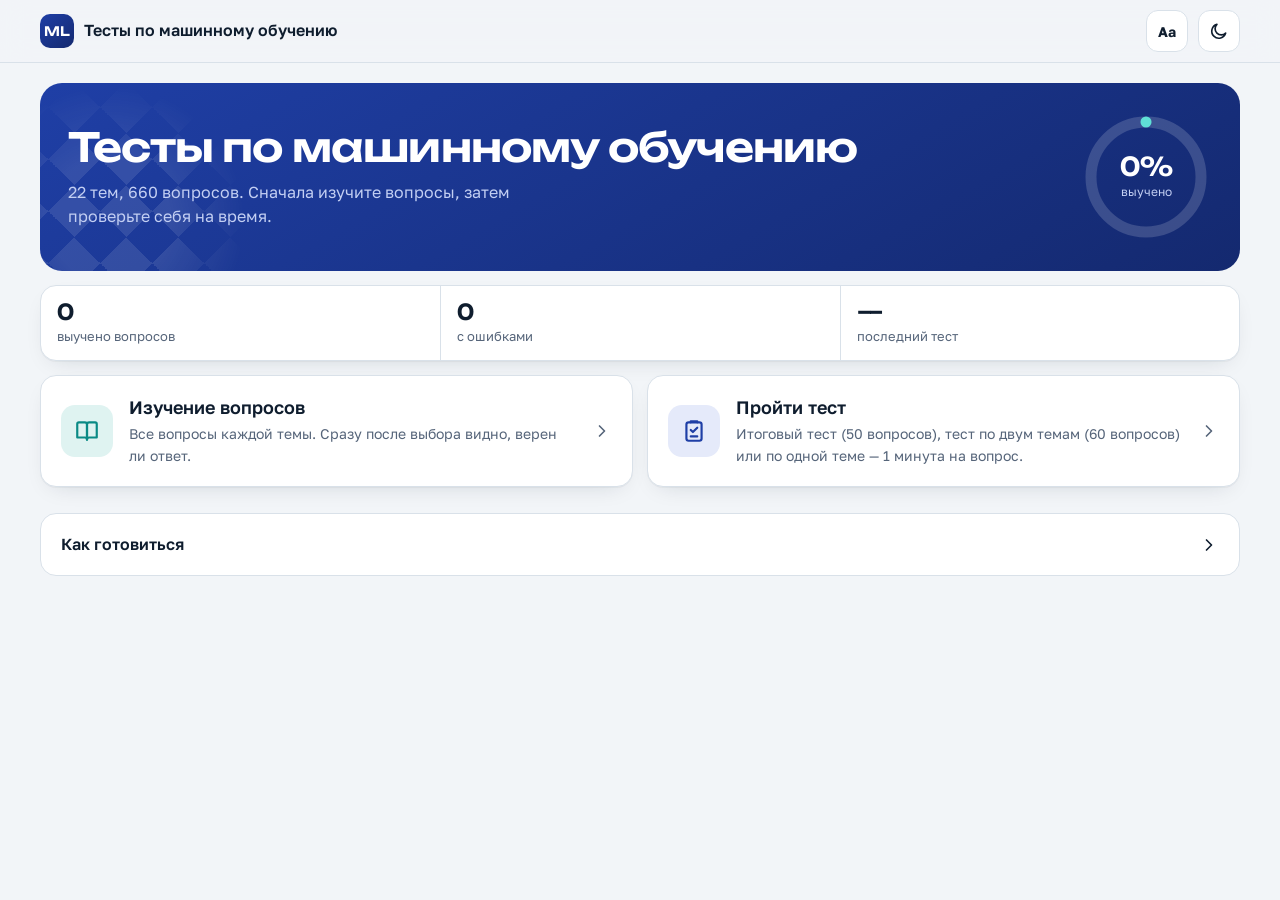
<file: mashinali-oqitish/index.html>
<!DOCTYPE html>
<html lang="ru">
<head>
<meta charset="UTF-8">
<meta name="claude:viewport-fit-sides" content="cover">
<meta name="viewport" content="width=device-width, initial-scale=1, viewport-fit=cover">
<meta name="theme-color" content="#1f3fa6">
<title>Тесты по машинному обучению</title>
<link rel="preconnect" href="https://fonts.googleapis.com"><link rel="preconnect" href="https://fonts.gstatic.com" crossorigin>
<link rel="stylesheet" href="https://fonts.googleapis.com/css2?family=Golos+Text:wght@400;500;600;700&family=Unbounded:wght@500;600;700&display=swap">
<style>
/* Layout: one left-aligned column; a lapis "hero" band, then lists of rows (not card grids). Lapis = action, turquoise = progress. */
:root{
  --bg:#f2f5f8;--surface:#ffffff;--sunk:#e8edf2;--ink:#0f1d2e;--mut:#56657a;--line:#d9e1e9;
  --pri:#1f3fa6;--pri-ink:#ffffff;--pri-soft:#e5eafa;--acc:#0a8a85;--acc-soft:#dff3f1;
  --ok:#11795a;--ok-soft:#e0f3ea;--bad:#be342d;--bad-soft:#fbe8e6;--warn:#9a5a08;--warn-soft:#faefd9;
  --hero1:#1f3fa6;--hero2:#14296f;--hero-ink:#ffffff;--hero-mut:#c3cff3;
  --shadow:0 1px 0 rgba(15,29,46,.04),0 8px 24px -12px rgba(15,29,46,.18);
  --f-ui:"Golos Text",system-ui,-apple-system,"Segoe UI",Roboto,sans-serif;
  --f-disp:"Unbounded","Golos Text",system-ui,sans-serif;
  --r-lg:22px;--r-md:16px;--r-sm:12px;
}
@media (prefers-color-scheme:dark){:root:not([data-theme=light]){color-scheme:dark;
  --bg:#0c131c;--surface:#141e2a;--sunk:#1a2634;--ink:#e5ecf4;--mut:#95a5b8;--line:#243448;
  --pri:#86a2ff;--pri-ink:#0c131c;--pri-soft:#1b2a4c;--acc:#40c9c0;--acc-soft:#123331;
  --ok:#4fca97;--ok-soft:#11302a;--bad:#f2807a;--bad-soft:#3a1d1d;--warn:#f0b54f;--warn-soft:#3a2b12;
  --hero1:#1d3480;--hero2:#101f4d;--hero-ink:#ffffff;--hero-mut:#aebde9;
  --shadow:0 1px 0 rgba(0,0,0,.3),0 10px 28px -14px rgba(0,0,0,.6)}}
:root[data-theme=dark]{color-scheme:dark;
  --bg:#0c131c;--surface:#141e2a;--sunk:#1a2634;--ink:#e5ecf4;--mut:#95a5b8;--line:#243448;
  --pri:#86a2ff;--pri-ink:#0c131c;--pri-soft:#1b2a4c;--acc:#40c9c0;--acc-soft:#123331;
  --ok:#4fca97;--ok-soft:#11302a;--bad:#f2807a;--bad-soft:#3a1d1d;--warn:#f0b54f;--warn-soft:#3a2b12;
  --hero1:#1d3480;--hero2:#101f4d;--hero-ink:#ffffff;--hero-mut:#aebde9;
  --shadow:0 1px 0 rgba(0,0,0,.3),0 10px 28px -14px rgba(0,0,0,.6)}

*{box-sizing:border-box;-webkit-tap-highlight-color:transparent}
html{-webkit-text-size-adjust:100%}
body{margin:0;background:var(--bg);color:var(--ink);font:16px/1.55 var(--f-ui);-webkit-font-smoothing:antialiased}
button,input{font:inherit;color:inherit}
svg.i{width:20px;height:20px;fill:none;stroke:currentColor;stroke-width:2;stroke-linecap:round;stroke-linejoin:round;flex:none}
.hidden{display:none!important}
.wrap{max-width:var(--mw,100%);margin:0 auto;padding-left:max(20px,env(safe-area-inset-left,0px));padding-right:max(20px,env(safe-area-inset-right,0px))}
main.wrap{padding-block:20px 120px}
@media(min-width:900px){main.wrap{padding-left:max(40px,env(safe-area-inset-left,0px));padding-right:max(40px,env(safe-area-inset-right,0px))}}

/* header */
header.top{position:sticky;top:env(safe-area-inset-top,0px);z-index:20;background:color-mix(in srgb,var(--bg) 82%,transparent);backdrop-filter:blur(14px) saturate(1.3);-webkit-backdrop-filter:blur(14px) saturate(1.3);border-bottom:1px solid var(--line)}
header.top .wrap{display:flex;align-items:center;gap:10px;padding-block:10px}
@media(min-width:900px){header.top .wrap{padding-left:max(40px,env(safe-area-inset-left,0px));padding-right:max(40px,env(safe-area-inset-right,0px))}}
.brand{display:flex;align-items:center;gap:10px;flex:1;min-width:0}
.logo{width:34px;height:34px;border-radius:10px;background:linear-gradient(140deg,var(--hero1),var(--hero2));display:grid;place-items:center;flex:none;color:#fff;font:600 13px var(--f-disp)}
.ttl{font:600 16px/1.2 var(--f-ui);white-space:nowrap;overflow:hidden;text-overflow:ellipsis;min-width:0}
.ib{width:42px;height:42px;border-radius:var(--r-sm);border:1px solid var(--line);background:var(--surface);display:grid;place-items:center;cursor:pointer;flex:none}
.ib:hover{border-color:var(--pri)}
.ib.txt{font:700 14px var(--f-ui)}
.timer{display:flex;align-items:center;gap:6px;font:600 15px var(--f-disp);font-variant-numeric:tabular-nums;padding:9px 13px;border-radius:999px;background:var(--pri-soft);color:var(--pri)}
.timer.low{background:var(--bad-soft);color:var(--bad)}

/* type */
h1{font:600 clamp(26px,4.4vw,40px)/1.12 var(--f-disp);letter-spacing:-.02em;margin:0;text-wrap:balance}
h2{font:600 19px/1.3 var(--f-ui);margin:32px 0 12px;letter-spacing:-.01em}
.mut{color:var(--mut)}.sm{font-size:14px}
p{margin:0}

/* buttons */
.btn{display:inline-flex;align-items:center;justify-content:center;gap:8px;min-height:46px;padding:10px 18px;border-radius:var(--r-sm);border:1px solid var(--line);background:var(--surface);font-weight:600;cursor:pointer;transition:border-color .15s,background .15s,transform .08s;text-decoration:none}
.btn:hover{border-color:var(--pri)}
.btn:active{transform:scale(.98)}
.btn.p{background:var(--pri);border-color:var(--pri);color:var(--pri-ink)}
.btn.p:hover{filter:brightness(1.08)}
.btn.ghost{background:transparent}
.btn.danger{color:var(--bad)}
.btn:disabled{opacity:.4;cursor:default;transform:none}
:focus-visible{outline:2.5px solid var(--pri);outline-offset:2px}

/* hero */
.hero{position:relative;isolation:isolate;overflow:hidden;border-radius:var(--r-lg);background:linear-gradient(150deg,var(--hero1),var(--hero2));color:var(--hero-ink);padding:28px;display:grid;grid-template-columns:1fr auto;gap:24px;align-items:center}
.hero::after{content:"";position:absolute;left:-70px;bottom:-90px;width:280px;height:280px;opacity:.10;background:
  conic-gradient(from 45deg,#fff 0 25%,transparent 0 50%,#fff 0 75%,transparent 0) 0 0/52px 52px;
  -webkit-mask:radial-gradient(circle,#000 30%,transparent 70%);mask:radial-gradient(circle,#000 30%,transparent 70%);pointer-events:none;z-index:-1}
.hero .lead{color:var(--hero-mut);margin-top:10px;max-width:46ch}
.ring{position:relative;width:132px;height:132px;flex:none}
.ring svg{width:100%;height:100%}
.ring .rt{fill:none;stroke:rgba(255,255,255,.16);stroke-width:10}
.ring .rv{fill:none;stroke:#5fe0d6;stroke-width:10;stroke-linecap:round;transition:stroke-dasharray .6s}
.ring-tx{position:absolute;inset:0;display:grid;place-content:center;text-align:center}
.ring-tx b{font:600 26px/1 var(--f-disp);font-variant-numeric:tabular-nums}
.ring-tx span{font-size:12px;color:var(--hero-mut);margin-top:4px}
@media(max-width:560px){.hero{grid-template-columns:1fr;padding:22px}.ring{width:112px;height:112px}}

.stats{display:grid;grid-template-columns:repeat(3,1fr);margin-top:14px;background:var(--surface);border:1px solid var(--line);border-radius:var(--r-md);box-shadow:var(--shadow)}
.stats>div{padding:14px 16px;display:flex;flex-direction:column;gap:2px;min-width:0}
.stats>div+div{border-left:1px solid var(--line)}
.stats b{font:600 22px/1.1 var(--f-disp);font-variant-numeric:tabular-nums}
.stats span{font-size:13px;color:var(--mut)}

/* big actions */
.acts{display:grid;grid-template-columns:1fr 1fr;gap:14px;margin-top:14px}
@media(max-width:700px){.acts{grid-template-columns:1fr}}
.act{display:flex;align-items:center;gap:16px;text-align:left;padding:20px;border-radius:var(--r-md);border:1px solid var(--line);background:var(--surface);box-shadow:var(--shadow);cursor:pointer;transition:border-color .15s,transform .15s}
.act:hover{border-color:var(--pri);transform:translateY(-1px)}
.act-ic{width:52px;height:52px;border-radius:14px;display:grid;place-items:center;flex:none}
.act-ic svg.i{width:26px;height:26px}
.act-learn .act-ic{background:var(--acc-soft);color:var(--acc)}
.act-test .act-ic{background:var(--pri-soft);color:var(--pri)}
.act-tx{flex:1;min-width:0}.act-tx b{display:block;font:600 18px/1.25 var(--f-ui)}
.act-tx span{display:block;font-size:14px;color:var(--mut);margin-top:4px}
.act>svg.i:last-child{color:var(--mut)}

.quick{display:flex;gap:10px;flex-wrap:wrap;margin-top:14px}
.quick .btn{flex:1;min-width:220px;justify-content:flex-start}
.quick .btn .cnt{margin-left:auto;font:600 13px var(--f-disp);padding:3px 9px;border-radius:999px;background:var(--sunk)}

/* list rows */
.list{background:var(--surface);border:1px solid var(--line);border-radius:var(--r-md);box-shadow:var(--shadow);overflow:hidden}
.row-i{display:flex;align-items:center;gap:14px;padding:16px 18px;width:100%;text-align:left;background:none;border:0}
.list>.row-i+.row-i,.list>.mrow+.mrow{border-top:1px solid var(--line)}
button.row-i{cursor:pointer}button.row-i:hover{background:var(--sunk)}
.row-i .tx{flex:1;min-width:0}.row-i .tx b{display:block;font-weight:600}
.row-i .tx span{font-size:13.5px;color:var(--mut)}
.score-pill{font:600 14px var(--f-disp);font-variant-numeric:tabular-nums;padding:6px 11px;border-radius:999px;flex:none}
.sp-ok{background:var(--ok-soft);color:var(--ok)}.sp-mid{background:var(--warn-soft);color:var(--warn)}.sp-bad{background:var(--bad-soft);color:var(--bad)}

.mrow{display:grid;grid-template-columns:auto 1fr;gap:6px 14px;padding:18px}
.mnum{width:40px;height:40px;border-radius:12px;background:var(--pri-soft);color:var(--pri);display:grid;place-items:center;font:600 15px var(--f-disp);grid-row:span 2}
.mtx{min-width:0}.mtx b{display:block;font-weight:600;line-height:1.35}.mtx span{font-size:13.5px;color:var(--mut)}
.mact{display:flex;gap:8px;flex-wrap:wrap;align-items:stretch}
.mact .btn{min-height:44px;padding:8px 14px;flex-direction:column;gap:0;line-height:1.2}
.mact .btn small{font-weight:400;font-size:12px;color:var(--mut)}
.mact .btn.p small{color:inherit;opacity:.8}
.cnum{display:flex;align-items:stretch;border:1px solid var(--line);border-radius:var(--r-sm);background:var(--surface);overflow:hidden;flex:1;min-width:230px}
.cnum:focus-within{border-color:var(--pri)}
.cnum input{width:84px;border:0;background:transparent;padding:0 12px;font:600 16px var(--f-disp);font-variant-numeric:tabular-nums;outline:none;-moz-appearance:textfield}
.cnum input::-webkit-outer-spin-button,.cnum input::-webkit-inner-spin-button{-webkit-appearance:none;margin:0}
.cnum .hint{flex:1;display:flex;align-items:center;font-size:13px;color:var(--mut);padding-right:8px;white-space:nowrap}
.cnum .btn{border:0;border-left:1px solid var(--line);border-radius:0;min-height:44px}
.cnum.err{border-color:var(--bad)}.cnum.err .hint{color:var(--bad)}
@media(max-width:899px){.mact{grid-column:1/-1}.mact>.btn{flex:1}}
@media(min-width:900px){.mrow{grid-template-columns:auto 1fr auto;align-items:center}.mnum{grid-row:auto}.mact{flex-wrap:nowrap}.cnum{flex:none}}

.bar{height:6px;background:var(--sunk);border-radius:6px;overflow:hidden;margin-top:8px}
.bar i{display:block;height:100%;background:var(--acc);border-radius:6px}

/* feature (general test) */
.feature{display:grid;grid-template-columns:1fr auto;gap:16px;align-items:center;padding:22px;border-radius:var(--r-md);background:linear-gradient(150deg,var(--hero1),var(--hero2));color:var(--hero-ink)}
.feature b{display:block;font:600 21px/1.25 var(--f-disp)}
.feature p{color:var(--hero-mut);margin-top:6px;font-size:15px}
.feature .btn{background:#fff;color:#1f3fa6;border-color:#fff}
@media(max-width:560px){.feature{grid-template-columns:1fr}}
.tag{display:inline-flex;align-items:center;gap:6px;font-size:12.5px;font-weight:600;padding:4px 10px;border-radius:999px;background:rgba(255,255,255,.14);color:var(--hero-ink);margin-bottom:10px}

/* exam */
.qhead{display:flex;justify-content:space-between;align-items:baseline;gap:10px}
.qn{font:600 14px var(--f-ui);color:var(--mut)}.qn b{font:600 22px var(--f-disp);color:var(--ink)}
.prog{height:4px;background:var(--sunk);border-radius:4px;margin:10px 0 18px;overflow:hidden}.prog i{display:block;height:100%;background:var(--pri);transition:width .25s}
.modtag{display:inline-block;font-size:13px;font-weight:600;color:var(--acc);background:var(--acc-soft);padding:4px 10px;border-radius:999px;margin-bottom:12px}
.qcard{background:var(--surface);border:1px solid var(--line);border-radius:var(--r-lg);padding:24px;box-shadow:var(--shadow)}
.q{font:600 clamp(18px,2.1vw,22px)/1.45 var(--f-ui);margin:0 0 18px;letter-spacing:-.005em}
.opts{display:grid;gap:10px}
.opt{display:flex;gap:14px;align-items:flex-start;width:100%;text-align:left;padding:14px 16px;border-radius:var(--r-md);border:1.5px solid var(--line);background:var(--surface);cursor:pointer;transition:border-color .12s,background .12s;line-height:1.45}
.opt:not(:disabled):hover{border-color:var(--pri);background:var(--pri-soft)}
.opt .l{width:30px;height:30px;border-radius:9px;display:grid;place-items:center;flex:none;font:600 13px var(--f-disp);background:var(--sunk);color:var(--mut);margin-top:-2px}
.opt .ot{flex:1;min-width:0;padding-top:1px}
.opt.sel{border-color:var(--pri);background:var(--pri-soft)}.opt.sel .l{background:var(--pri);color:var(--pri-ink)}
.opt.ok{border-color:var(--ok);background:var(--ok-soft)}.opt.ok .l{background:var(--ok);color:#fff}
.opt.no{border-color:var(--bad);background:var(--bad-soft)}.opt.no .l{background:var(--bad);color:#fff}
.opt:disabled{cursor:default}
details.map{margin-top:14px;background:var(--surface);border:1px solid var(--line);border-radius:var(--r-md);padding:4px 18px}
details.map summary{cursor:pointer;font-weight:600;padding:12px 0;list-style:none;display:flex;align-items:center;gap:8px}
details.map summary::-webkit-details-marker{display:none}
details.map[open] summary svg{transform:rotate(90deg)}
.grid{display:grid;grid-template-columns:repeat(auto-fill,minmax(42px,1fr));gap:6px;padding-bottom:14px}
.grid button{height:40px;border-radius:10px;border:1px solid var(--line);background:var(--surface);font:600 13px var(--f-ui);font-variant-numeric:tabular-nums;cursor:pointer}
.grid .a{background:var(--pri-soft);border-color:var(--pri);color:var(--pri)}
.grid .cur{outline:2px solid var(--pri);outline-offset:1px}
.grid .g{background:var(--ok-soft);border-color:transparent;color:var(--ok)}.grid .r{background:var(--bad-soft);border-color:transparent;color:var(--bad)}

/* footer action bar */
.foot{position:fixed;left:0;right:0;bottom:0;z-index:15;background:color-mix(in srgb,var(--surface) 92%,transparent);backdrop-filter:blur(14px);-webkit-backdrop-filter:blur(14px);border-top:1px solid var(--line);padding-block:12px calc(12px + env(safe-area-inset-bottom,0px));padding-left:max(20px,env(safe-area-inset-left,0px));padding-right:max(20px,env(safe-area-inset-right,0px))}
.foot .in{max-width:var(--mw,100%);margin:0 auto;display:flex;gap:10px}.foot .btn{flex:1}

/* result */
.result{display:grid;grid-template-columns:auto 1fr;gap:24px;align-items:center;padding:24px;border-radius:var(--r-lg);background:var(--surface);border:1px solid var(--line);box-shadow:var(--shadow)}
.result .ring .rt{stroke:var(--sunk)}.result .ring .rv{stroke:var(--gc)}
.result .ring-tx b{color:var(--gc)}.result .ring-tx span{color:var(--mut)}
.result .gname{font:600 22px/1.2 var(--f-disp);color:var(--gc)}
.result .meta{color:var(--mut);margin-top:6px;font-size:14px}
.result .nums{display:flex;gap:18px;margin-top:14px;flex-wrap:wrap}
.result .nums div{display:flex;flex-direction:column}.result .nums b{font:600 20px var(--f-disp);font-variant-numeric:tabular-nums}.result .nums span{font-size:13px;color:var(--mut)}
@media(max-width:520px){.result{grid-template-columns:1fr;text-align:left}}
.seg{display:inline-flex;padding:4px;border-radius:var(--r-sm);background:var(--sunk);gap:4px;margin:4px 0 12px}
.seg button{border:0;background:transparent;padding:8px 14px;border-radius:9px;font-weight:600;font-size:14px;cursor:pointer;color:var(--mut)}
.seg button.on{background:var(--surface);color:var(--ink);box-shadow:0 1px 3px rgba(0,0,0,.12)}
.rv-i{background:var(--surface);border:1px solid var(--line);border-radius:var(--r-md);padding:18px;margin-top:10px}
.rv-i .q{font-size:17px;margin:8px 0 10px}
.st{display:inline-flex;align-items:center;gap:6px;font-size:13px;font-weight:600;padding:3px 10px;border-radius:999px}
.st svg.i{width:15px;height:15px}
.st.ok{background:var(--ok-soft);color:var(--ok)}.st.no{background:var(--bad-soft);color:var(--bad)}.st.nt{background:var(--sunk);color:var(--mut)}
.ans{display:flex;gap:10px;align-items:flex-start;padding:10px 12px;border-radius:var(--r-sm);margin-top:6px;font-size:15px}
.ans svg.i{margin-top:2px;width:18px;height:18px}
.ans.ok{background:var(--ok-soft);color:var(--ok)}.ans.no{background:var(--bad-soft);color:var(--bad)}
.tip{background:var(--warn-soft);border-radius:var(--r-sm);padding:12px 14px;margin-top:8px;font-size:14.5px}
.tip b{color:var(--warn)}.tip ul{margin:6px 0 0;padding-left:18px}.tip li{margin:3px 0}
mark{background:#fde68a;color:#1a1a1a;border-radius:3px;padding:0 2px}

/* learn */
.toolbar{display:flex;gap:10px;flex-wrap:wrap;align-items:center;margin:14px 0}
.search{flex:1;min-width:220px;display:flex;align-items:center;gap:10px;border:1px solid var(--line);background:var(--surface);border-radius:var(--r-sm);padding:0 14px;min-height:46px}
.search:focus-within{border-color:var(--pri)}
.search input{flex:1;border:0;background:transparent;outline:none;min-width:0;font-size:15px}
.search svg.i{color:var(--mut)}
.check{display:inline-flex;align-items:center;gap:8px;font-size:14px;color:var(--mut);cursor:pointer}
.check input{width:18px;height:18px;accent-color:var(--pri)}
.lc{background:var(--surface);border:1px solid var(--line);border-radius:var(--r-lg);padding:20px;margin-top:12px}
.lc-h{display:flex;justify-content:space-between;align-items:center;gap:10px}
.qno{font:600 13px var(--f-disp);color:var(--mut)}
.done-badge{display:inline-flex;align-items:center;gap:5px;font-size:13px;font-weight:600;color:var(--acc)}
.done-badge svg.i{width:16px;height:16px}
.lc .q{font-size:18px;margin:10px 0 14px}
.verdict{display:flex;align-items:center;gap:10px;margin-top:12px;padding:12px 14px;border-radius:var(--r-sm);font-weight:600}
.verdict svg.i{width:22px;height:22px}
.verdict.ok{background:var(--ok-soft);color:var(--ok)}.verdict.no{background:var(--bad-soft);color:var(--bad)}
.verdict .vt{font-weight:500}
.lc-act{display:flex;gap:8px;margin-top:12px;flex-wrap:wrap}
.lc-act .btn{flex:1;min-width:150px}
.btn.learned{background:var(--acc-soft);border-color:transparent;color:var(--acc)}

/* flashcards */
.fc{min-height:300px;display:flex;flex-direction:column;justify-content:center;gap:14px;cursor:pointer;background:var(--surface);border:1px solid var(--line);border-radius:var(--r-lg);padding:28px;box-shadow:var(--shadow);margin-top:14px}
.fc .q{font-size:clamp(19px,2.4vw,24px);margin:0}
.fc .hintline{color:var(--mut);font-size:14px;display:flex;align-items:center;gap:8px}
.fc .answer{border-top:1px dashed var(--line);padding-top:16px;display:flex;gap:10px;align-items:flex-start;color:var(--ok);font-size:18px;font-weight:600}
.fc .answer svg.i{width:24px;height:24px;margin-top:1px}
.empty{text-align:center;padding:40px 20px;background:var(--surface);border:1px solid var(--line);border-radius:var(--r-lg)}
.empty .big{font:600 44px var(--f-disp);color:var(--acc)}

/* guide */
details.guide{margin-top:26px;background:var(--surface);border:1px solid var(--line);border-radius:var(--r-md);padding:4px 20px}
details.guide summary{cursor:pointer;font-weight:600;padding:14px 0;list-style:none;display:flex;justify-content:space-between;align-items:center}
details.guide summary::-webkit-details-marker{display:none}
details.guide[open] summary svg{transform:rotate(90deg)}
details.guide ol{margin:0 0 16px;padding-left:22px;color:var(--mut)}details.guide li{margin:6px 0}details.guide li b{color:var(--ink)}

/* modal + zoom panel */
.modal{position:fixed;inset:0;background:rgba(8,14,24,.55);display:flex;align-items:center;justify-content:center;z-index:60;padding:20px}
.modal .box{background:var(--surface);border-radius:var(--r-lg);padding:24px;max-width:400px;width:100%;box-shadow:0 20px 60px rgba(0,0,0,.35)}
.modal .box p{margin:0 0 20px;font-size:17px;line-height:1.5}
.modal .acts2{display:flex;gap:10px}.modal .acts2 .btn{flex:1}
.zp{position:fixed;z-index:50;top:calc(66px + env(safe-area-inset-top,0px));right:max(16px,env(safe-area-inset-right,0px));background:var(--surface);border:1px solid var(--line);border-radius:var(--r-md);padding:16px;box-shadow:0 16px 40px rgba(0,0,0,.2);width:300px;max-width:calc(100vw - 32px)}
.zp .lbl{font-size:13px;color:var(--mut);font-weight:600;margin-bottom:8px}
.zp .zr{display:flex;align-items:center;gap:8px;margin-bottom:16px}.zp .zr .btn{flex:1;min-height:42px;padding:6px}
.zp .val{min-width:64px;text-align:center;font:600 16px var(--f-disp);font-variant-numeric:tabular-nums}
.zp .seg{display:flex;width:100%;margin:0 0 16px}.zp .seg button{flex:1}
.zp .reset{width:100%}
/* pick modules */
.pk{cursor:pointer;align-items:center}
.pk:hover{background:var(--sunk)}
.pk input{width:22px;height:22px;accent-color:var(--pri);flex:none;margin:0;cursor:pointer}
.pk:has(input:checked){background:var(--pri-soft)}
.pk .mnum{width:34px;height:34px;font-size:13px;grid-row:auto}
.pkbar{display:flex;gap:10px;flex-wrap:wrap;margin-top:12px}
.pkbar .btn.p{flex:1;min-width:240px}
/* hard (flag) */
.cnt{font:600 13px var(--f-disp);font-variant-numeric:tabular-nums;padding:3px 9px;border-radius:999px;background:var(--sunk)}
.flagb{display:inline-flex;align-items:center;gap:6px;border:1px solid var(--line);background:var(--surface);border-radius:999px;padding:6px 12px;font-size:13px;font-weight:600;color:var(--mut);cursor:pointer;flex:none}
.flagb svg.i{width:16px;height:16px}
.flagb:hover{border-color:var(--warn);color:var(--warn)}
.flagb.on{background:var(--warn-soft);border-color:transparent;color:var(--warn)}
.flagb.on svg.i{fill:currentColor}
.lc.flagged{border-color:color-mix(in srgb,var(--warn) 50%,var(--line))}
.lc-badges{display:flex;align-items:center;gap:10px;flex-wrap:wrap;justify-content:flex-end}
.flagpanel{display:flex;align-items:center;gap:14px;width:100%;text-align:left;margin-top:16px;padding:16px 18px;border-radius:var(--r-md);border:1px solid var(--line);background:var(--surface);box-shadow:var(--shadow);cursor:pointer}
.flagpanel:hover{border-color:var(--warn)}
.flagpanel .act-ic,.ic-warn{width:46px;height:46px;border-radius:14px;display:grid;place-items:center;flex:none;background:var(--warn-soft);color:var(--warn)}
.flagpanel .tx{flex:1;min-width:0}.flagpanel .tx b{display:block;font-weight:600}.flagpanel .tx span{font-size:14px;color:var(--mut)}
.cnt.w{background:var(--warn-soft);color:var(--warn)}
.btn.flagbtn{color:var(--warn)}
.act-flag .act-ic{background:var(--warn-soft);color:var(--warn)}
.empty .big svg.i{width:46px;height:46px;color:var(--warn)}
.rv-h{display:flex;justify-content:space-between;align-items:center;gap:10px;flex-wrap:wrap}
.gh{display:flex;align-items:baseline;gap:10px;font:600 15px var(--f-ui);margin:22px 0 10px}.gh span{font-weight:500;font-size:13px;color:var(--mut)}
@media (prefers-reduced-motion:reduce){*{transition:none!important}}

pre.code{margin:14px 0 4px;padding:14px 16px;border-radius:var(--r-sm);background:#0f1724;color:#e3e9f2;font:13.5px/1.55 ui-monospace,SFMono-Regular,Menlo,Consolas,"Liberation Mono",monospace;overflow-x:auto;white-space:pre;tab-size:4;border:1px solid var(--line)}
pre.code .k{color:#c792ea}pre.code .s{color:#c3e88d}pre.code .n{color:#f78c6c}pre.code .c{color:#7f8ea3;font-style:italic}
code.oc{font:14px/1.5 ui-monospace,SFMono-Regular,Menlo,Consolas,monospace;white-space:pre-wrap;word-break:break-word}
.fc pre.code{text-align:left}
.gtab{width:100%;border-collapse:collapse;margin-top:10px;font-size:14px}
.gtab th,.gtab td{text-align:left;padding:8px 10px;border-top:1px solid var(--line)}
.gtab th{color:var(--mut);font-weight:600}
.gtab .g2{color:var(--bad);font-weight:600}.gtab .g3{color:var(--warn);font-weight:600}.gtab .g4{color:var(--pri);font-weight:600}.gtab .g5{color:var(--ok);font-weight:600}
.tsel{display:block;width:100%;margin-top:8px;padding:10px 12px;border:1px solid var(--line);border-radius:10px;background:var(--surface);color:var(--ink);font:inherit;font-size:15px}
</style>
</head>
<body>
<header class="top"><div class="wrap">
  <button class="ib hidden" id="back" aria-label="Назад"></button>
  <div class="brand"><div class="logo" id="logo">ML</div><div class="ttl" id="ttl">Тесты по машинному обучению</div></div>
  <div class="timer hidden" id="timer"></div>
  <button class="ib txt" id="zoomb" aria-label="Масштаб" title="Размер шрифта и ширина">Aa</button>
  <button class="ib" id="thm" aria-label="Тёмная/светлая тема" title="Тёмная/светлая тема"></button>
</div></header>
<main class="wrap" id="app"></main>
<div class="foot hidden" id="foot"><div class="in" id="footin"></div></div>
<script>
const DATA=[{"t":"Основы машинного обучения","s":"Основы машинного обучения","g":0,"q":[{"q":"Как соотносятся понятия AI, ML и DL?","o":["DL является подмножеством ML, а ML — подмножеством AI","AI является подмножеством ML, а ML — подмножеством DL","ML и DL — независимые области, не связанные с AI","DL является подмножеством AI, но не связан с ML"],"c":0},{"q":"Что такое машинное обучение (ML)?","o":["Область AI, в которой алгоритмы обучаются закономерностям на данных без явного программирования правил","Раздел программирования, в котором все правила задаются вручную программистом","Метод хранения больших объёмов данных в базах данных","Технология создания аппаратного обеспечения для компьютеров"],"c":0},{"q":"Чем характеризуется обучение с учителем (Supervised Learning)?","o":["Обучающие данные содержат входные признаки и правильные ответы (метки)","Обучающие данные не содержат меток, алгоритм ищет скрытую структуру","Агент обучается, получая награды и штрафы от среды","Модель обучается без каких-либо данных"],"c":0},{"q":"Какая задача относится к обучению без учителя (Unsupervised Learning)?","o":["Кластеризация клиентов по покупательскому поведению","Прогнозирование цены квартиры по её площади","Определение, является ли письмо спамом, по размеченным примерам","Распознавание рукописных цифр по размеченной выборке"],"c":0},{"q":"Чем задача классификации отличается от задачи регрессии?","o":["Классификация предсказывает дискретную метку класса, регрессия — непрерывное числовое значение","Классификация предсказывает непрерывное значение, регрессия — метку класса","Классификация не требует обучающих данных, а регрессия требует","Между ними нет различий, это синонимы"],"c":0},{"q":"Какая из задач является задачей регрессии?","o":["Предсказание температуры воздуха на завтра","Определение породы собаки по фотографии","Разделение новостей на группы без заранее известных тем","Определение, болен ли пациент (да/нет)"],"c":0},{"q":"Что в машинном обучении называют признаками (features)?","o":["Входные характеристики объекта, по которым модель делает предсказание","Правильные ответы, которые модель должна предсказать","Параметры оптимизатора, задаваемые вручную","Ошибки модели на тестовой выборке"],"c":0},{"q":"Что такое целевая переменная (target, метка)?","o":["Значение, которое модель должна научиться предсказывать","Любой входной признак объекта","Номер строки в таблице данных","Скорость обучения модели"],"c":0},{"q":"Что отличает глубокое обучение (Deep Learning) от классического ML?","o":["Использование многослойных нейронных сетей, автоматически извлекающих признаки","Отказ от использования данных при обучении","Использование только линейных моделей","Работа исключительно с табличными данными малого объёма"],"c":0},{"q":"Цель задачи кластеризации — это:","o":["Разбить объекты на группы похожих объектов без заранее известных меток","Предсказать числовое значение для каждого объекта","Присвоить объекту одну из заранее известных меток по размеченным примерам","Уменьшить количество объектов в выборке"],"c":0},{"q":"Что выведет следующий код?","k":"from sklearn.datasets import load_iris\nX, y = load_iris(return_X_y=True)\nprint(X.shape)","o":["(150, 4)","(150, 3)","(4, 150)","(100, 4)"],"c":0},{"q":"Что выведет следующий код?","k":"from sklearn.datasets import load_iris\nimport numpy as np\nX, y = load_iris(return_X_y=True)\nprint(len(np.unique(y)))","o":["3","4","2","150"],"c":0},{"q":"Что выведет следующий код?","k":"y = [0, 1, 1, 0, 1, 1, 1]\nprint(y.count(1) / len(y))","o":["0.7142857142857143","0.5","5","0.4285714285714286"],"c":0},{"q":"Что выведет следующий код?","k":"data = {\"площадь\": 50, \"комнаты\": 2, \"цена\": 40000}\nfeatures = [k for k in data if k != \"цена\"]\nprint(len(features))","o":["2","3","1","0"],"c":0},{"q":"Что выведет следующий код?","k":"from sklearn.linear_model import LinearRegression\nX = [[1], [2], [3], [4]]\ny = [2, 4, 6, 8]\nm = LinearRegression().fit(X, y)\nprint(round(m.predict([[5]])[0], 1))","o":["10.0","8.0","5.0","12.0"],"c":0},{"q":"Что выведет следующий код?","k":"from sklearn.neighbors import KNeighborsClassifier\nX = [[0], [1], [10], [11]]\ny = [\"A\", \"A\", \"B\", \"B\"]\nm = KNeighborsClassifier(n_neighbors=1).fit(X, y)\nprint(m.predict([[9]])[0])","o":["B","A","9","['B']"],"c":0},{"q":"Что выведет следующий код?","k":"from sklearn.cluster import KMeans\nX = [[1], [2], [100], [101]]\nkm = KMeans(n_clusters=2, n_init=10, random_state=0).fit(X)\nprint(len(set(km.labels_)))","o":["2","4","1","100"],"c":0},{"q":"Что выведет следующий код?","k":"tasks = {\"цена\": \"регрессия\", \"спам\": \"классификация\", \"группы\": \"кластеризация\"}\nsup = [k for k, v in tasks.items() if v != \"кластеризация\"]\nprint(sup)","o":["['цена', 'спам']","['группы']","['цена', 'спам', 'группы']","2"],"c":0},{"q":"Что выведет следующий код?","k":"import numpy as np\ny = np.array([3.5, 2.1, 7.8, 4.0])\nprint(y.dtype.kind == 'f')","o":["True","False","f","float64"],"c":0},{"q":"Что выведет следующий код?","k":"import numpy as np\nlabels = np.array([\"кот\", \"собака\", \"кот\", \"кот\"])\nvals, cnt = np.unique(labels, return_counts=True)\nprint(cnt.max())","o":["3","1","4","2"],"c":0},{"q":"Что выведет следующий код?","k":"from sklearn.tree import DecisionTreeClassifier\nX = [[0, 0], [1, 1], [0, 1], [1, 0]]\ny = [0, 1, 1, 1]\nm = DecisionTreeClassifier(random_state=0).fit(X, y)\nprint(m.score(X, y))","o":["1.0","0.75","0.5","1"],"c":0},{"q":"Что выведет следующий код?","k":"import numpy as np\nX = np.arange(12).reshape(4, 3)\nprint(X.shape[1])","o":["3","4","12","(4, 3)"],"c":0},{"q":"Что выведет следующий код?","k":"from sklearn.datasets import load_diabetes\nX, y = load_diabetes(return_X_y=True)\nprint(y.dtype)","o":["float64","int64","object","bool"],"c":0},{"q":"Что выведет следующий код?","k":"from sklearn.linear_model import LinearRegression\nm = LinearRegression().fit([[0], [1], [2]], [1, 3, 5])\nprint(round(m.coef_[0], 2), round(m.intercept_, 2))","o":["2.0 1.0","1.0 2.0","2.0 0.0","3.0 1.0"],"c":0},{"q":"Что выведет следующий код?","k":"X = [[5.1, 3.5], [4.9, 3.0], [6.2, 2.9]]\ny = [0, 0, 1]\nprint(len(X), len(X[0]))","o":["3 2","2 3","3 3","6"],"c":0},{"q":"Что выведет следующий код?","k":"from sklearn.neighbors import KNeighborsClassifier\nX = [[1, 1], [1, 2], [8, 8], [9, 8]]\ny = [0, 0, 1, 1]\nm = KNeighborsClassifier(n_neighbors=3).fit(X, y)\nprint(m.predict([[2, 2], [7, 7]]))","o":["[0 1]","[1 0]","[0 0]","[1 1]"],"c":0},{"q":"Что выведет следующий код?","k":"def task_type(target):\n    if all(isinstance(t, str) for t in target):\n        return \"классификация\"\n    return \"регрессия\"\nprint(task_type([1.5, 2.7, 3.1]))","o":["регрессия","классификация","кластеризация","None"],"c":0},{"q":"Что выведет следующий код?","k":"import numpy as np\ny = np.array([0, 1, 2, 1, 0, 2, 2])\nprint(np.bincount(y))","o":["[2 2 3]","[2 2 2]","[0 1 2]","[3 2 2]"],"c":0},{"q":"Что выведет следующий код?","k":"from sklearn.linear_model import LogisticRegression\nX = [[0], [1], [2], [8], [9], [10]]\ny = [0, 0, 0, 1, 1, 1]\nm = LogisticRegression().fit(X, y)\nprint(m.classes_)","o":["[0 1]","[1 0]","2","[0 0 0 1 1 1]"],"c":0},{"q":"Что выведет следующий код?","k":"from sklearn.cluster import KMeans\nimport numpy as np\nX = np.array([[0, 0], [0, 1], [10, 10], [10, 11]])\nkm = KMeans(n_clusters=2, n_init=10, random_state=0).fit(X)\nprint(km.labels_[0] == km.labels_[1], km.labels_[0] == km.labels_[2])","o":["True False","False True","True True","False False"],"c":0}]},{"t":"Предварительная обработка и очистка данных","s":"Предварительная обработка и очистка данных","g":0,"q":[{"q":"Что такое пропущенные значения (Missing values)?","o":["Отсутствующие значения признаков у некоторых объектов (например, NaN)","Значения, сильно отличающиеся от остальных","Значения, равные нулю","Дублирующиеся строки в таблице"],"c":0},{"q":"Какой способ заполнения пропусков более устойчив к выбросам?","o":["Заполнение медианой","Заполнение средним арифметическим","Заполнение максимальным значением","Заполнение суммой значений столбца"],"c":0},{"q":"Что такое выброс (Outlier)?","o":["Наблюдение, значительно отличающееся от основной массы данных","Пропущенное значение признака","Категориальный признак с большим числом категорий","Значение целевой переменной"],"c":0},{"q":"Согласно правилу IQR, значение считается выбросом, если оно:","o":["Меньше Q1 − 1.5·IQR или больше Q3 + 1.5·IQR","Меньше Q1 или больше Q3","Больше медианы на 1.5","Отличается от среднего более чем на 1.5 стандартного отклонения"],"c":0},{"q":"Что делает StandardScaler?","o":["Преобразует признак так, чтобы среднее было 0, а стандартное отклонение — 1","Масштабирует признак в диапазон [0, 1]","Удаляет выбросы из данных","Заполняет пропущенные значения средним"],"c":0},{"q":"Что делает MinMaxScaler (по умолчанию)?","o":["Масштабирует признак в диапазон [0, 1] по формуле (x − min)/(max − min)","Приводит признак к среднему 0 и дисперсии 1","Логарифмирует значения признака","Округляет значения до целых"],"c":0},{"q":"Какой метод масштабирования наиболее чувствителен к выбросам?","o":["MinMaxScaler","RobustScaler","Масштабирование по медиане и IQR","Ранговое преобразование"],"c":0},{"q":"Почему масштабирование признаков важно для алгоритмов вроде k-NN и SVM?","o":["Они используют расстояния, и признаки с большим масштабом доминируют над остальными","Без масштабирования эти алгоритмы не принимают числовые данные","Масштабирование увеличивает количество объектов","Масштабирование превращает регрессию в классификацию"],"c":0},{"q":"Как правильно применять скейлер при разделении на train/test?","o":["Обучать (fit) скейлер только на train, а затем применять transform к train и test","Обучать скейлер на всей выборке до разделения","Обучать отдельный скейлер на test","Обучать скейлер только на test"],"c":0},{"q":"Что такое Z-оценка (z-score) значения x?","o":["(x − μ) / σ","(x − min) / (max − min)","x / max","(x − медиана) / μ"],"c":0},{"q":"Что выведет следующий код?","k":"import pandas as pd\nimport numpy as np\ndf = pd.DataFrame({\"a\": [1, np.nan, 3, np.nan], \"b\": [1, 2, np.nan, 4]})\nprint(df.isnull().sum().sum())","o":["3","2","4","1"],"c":0},{"q":"Что выведет следующий код?","k":"import pandas as pd\nimport numpy as np\ns = pd.Series([2, np.nan, 4, 6])\nprint(s.fillna(s.mean()).tolist())","o":["[2.0, 4.0, 4.0, 6.0]","[2.0, 0.0, 4.0, 6.0]","[2.0, 3.0, 4.0, 6.0]","[2.0, 6.0, 4.0, 6.0]"],"c":0},{"q":"Что выведет следующий код?","k":"import pandas as pd\nimport numpy as np\ns = pd.Series([1, 2, np.nan, 100])\nprint(s.fillna(s.median()).tolist())","o":["[1.0, 2.0, 2.0, 100.0]","[1.0, 2.0, 34.333333333333336, 100.0]","[1.0, 2.0, 0.0, 100.0]","[1.0, 2.0, 1.5, 100.0]"],"c":0},{"q":"Что выведет следующий код?","k":"import pandas as pd\nimport numpy as np\ndf = pd.DataFrame({\"x\": [1, np.nan, 3], \"y\": [4, 5, np.nan]})\nprint(df.dropna().shape)","o":["(1, 2)","(3, 2)","(2, 2)","(0, 2)"],"c":0},{"q":"Что выведет следующий код?","k":"from sklearn.preprocessing import MinMaxScaler\nimport numpy as np\nX = np.array([[10], [20], [30]])\nprint(MinMaxScaler().fit_transform(X).ravel())","o":["[0.  0.5 1. ]","[10. 20. 30.]","[0.5 1.  1.5]","[0.33 0.67 1.  ]"],"c":0},{"q":"Что выведет следующий код?","k":"from sklearn.preprocessing import StandardScaler\nimport numpy as np\nX = np.array([[1.0], [2.0], [3.0]])\nZ = StandardScaler().fit_transform(X)\nprint(round(Z.mean(), 2), round(Z.std(), 2))","o":["0.0 1.0","2.0 1.0","0.0 0.82","1.0 0.0"],"c":0},{"q":"Что выведет следующий код?","k":"import numpy as np\nx = np.array([2, 4, 6, 8])\nz = (x - x.mean()) / x.std()\nprint(np.round(z, 2))","o":["[-1.34 -0.45  0.45  1.34]","[-1.5 -0.5  0.5  1.5]","[0.   0.33 0.67 1.  ]","[-1.  -0.33  0.33  1.  ]"],"c":0},{"q":"Что выведет следующий код?","k":"import numpy as np\nx = np.array([5, 10, 15, 20])\nprint((x - x.min()) / (x.max() - x.min()))","o":["[0.         0.33333333 0.66666667 1.        ]","[0.   0.25 0.5  0.75]","[0.25 0.5  0.75 1.  ]","[-1.34 -0.45  0.45  1.34]"],"c":0},{"q":"Что выведет следующий код?","k":"import numpy as np\nx = np.array([1, 2, 3, 4, 5, 6, 7, 8, 100])\nq1, q3 = np.percentile(x, [25, 75])\niqr = q3 - q1\nprint(q1, q3, iqr)","o":["3.0 7.0 4.0","2.5 7.5 5.0","3 7 4","1.0 8.0 7.0"],"c":0},{"q":"Что выведет следующий код?","k":"import numpy as np\nx = np.array([1, 2, 3, 4, 5, 6, 7, 8, 100])\nq1, q3 = np.percentile(x, [25, 75])\niqr = q3 - q1\nout = x[(x < q1 - 1.5 * iqr) | (x > q3 + 1.5 * iqr)]\nprint(out)","o":["[100]","[]","[1 100]","[8 100]"],"c":0},{"q":"Что выведет следующий код?","k":"import numpy as np\nx = np.array([10, 12, 11, 13, 12, 95])\nz = (x - x.mean()) / x.std()\nprint(int(np.sum(np.abs(z) > 2)))","o":["1","0","2","6"],"c":0},{"q":"Что выведет следующий код?","k":"from sklearn.impute import SimpleImputer\nimport numpy as np\nX = np.array([[1], [np.nan], [3], [8]])\nimp = SimpleImputer(strategy=\"median\")\nprint(imp.fit_transform(X).ravel())","o":["[1. 3. 3. 8.]","[1. 4. 3. 8.]","[1. 0. 3. 8.]","[1. 2. 3. 8.]"],"c":0},{"q":"Что выведет следующий код?","k":"from sklearn.impute import SimpleImputer\nimport numpy as np\nX = np.array([[\"a\"], [\"b\"], [np.nan], [\"a\"]], dtype=object)\nimp = SimpleImputer(strategy=\"most_frequent\")\nprint(imp.fit_transform(X).ravel().tolist())","o":["['a', 'b', 'a', 'a']","['a', 'b', 'b', 'a']","['a', 'b', 'nan', 'a']","['a', 'b', None, 'a']"],"c":0},{"q":"Что выведет следующий код?","k":"from sklearn.preprocessing import MinMaxScaler\nimport numpy as np\nsc = MinMaxScaler().fit(np.array([[0], [10]]))\nprint(sc.transform(np.array([[5], [20]])).ravel())","o":["[0.5 2. ]","[0.5 1. ]","[0.25 1.  ]","[5. 20.]"],"c":0},{"q":"Что выведет следующий код?","k":"from sklearn.preprocessing import StandardScaler\nimport numpy as np\nsc = StandardScaler().fit(np.array([[2.0], [4.0], [6.0]]))\nprint(sc.mean_[0], round(sc.scale_[0], 3))","o":["4.0 1.633","4.0 2.0","4.0 2.667","0.0 1.0"],"c":0},{"q":"Что выведет следующий код?","k":"import pandas as pd\ndf = pd.DataFrame({\"a\": [1, 1, 2, 2, 3], \"b\": [5, 5, 6, 7, 8]})\nprint(len(df.drop_duplicates()))","o":["4","5","3","2"],"c":0},{"q":"Что выведет следующий код?","k":"from sklearn.preprocessing import MinMaxScaler\nimport numpy as np\nX = np.array([[1, 100], [2, 200], [3, 300]])\nprint(MinMaxScaler(feature_range=(-1, 1)).fit_transform(X)[0])","o":["[-1. -1.]","[0. 0.]","[1. 1.]","[ 0.  -1.]"],"c":0},{"q":"Что выведет следующий код?","k":"import pandas as pd\nimport numpy as np\ndf = pd.DataFrame({\"a\": [1, np.nan, np.nan], \"b\": [1, 2, 3], \"c\": [np.nan] * 3})\nprint(df.dropna(axis=1).columns.tolist())","o":["['b']","['a', 'b', 'c']","['a', 'b']","['c']"],"c":0},{"q":"Что выведет следующий код?","k":"import pandas as pd\nimport numpy as np\ns = pd.Series([1, np.nan, np.nan, 4])\nprint(s.ffill().tolist())","o":["[1.0, 1.0, 1.0, 4.0]","[1.0, 2.0, 3.0, 4.0]","[1.0, 4.0, 4.0, 4.0]","[1.0, 0.0, 0.0, 4.0]"],"c":0},{"q":"Что выведет следующий код?","k":"import pandas as pd\nimport numpy as np\ns = pd.Series([1, np.nan, np.nan, 4])\nprint(s.interpolate().tolist())","o":["[1.0, 2.0, 3.0, 4.0]","[1.0, 1.0, 1.0, 4.0]","[1.0, 2.5, 2.5, 4.0]","[1.0, 4.0, 4.0, 4.0]"],"c":0}]},{"t":"Визуализация данных и разведочный анализ (EDA)","s":"Визуализация данных и разведочный анализ (EDA)","g":0,"q":[{"q":"Какова основная цель разведочного анализа данных (EDA)?","o":["Изучить структуру, распределения, взаимосвязи и аномалии в данных перед моделированием","Окончательно обучить и развернуть модель","Зашифровать данные для безопасного хранения","Удалить все признаки, кроме целевой переменной"],"c":0},{"q":"Для чего используется гистограмма?","o":["Для отображения распределения значений одного числового признака","Для отображения зависимости двух числовых признаков","Для отображения доли категорий в процентах на круге","Для отображения иерархии кластеров"],"c":0},{"q":"Что показывает диаграмма рассеяния (scatter plot)?","o":["Взаимосвязь между двумя числовыми переменными в виде точек","Распределение одной категориальной переменной","Изменение одной переменной во времени только линиями","Матрицу ошибок классификатора"],"c":0},{"q":"Что отображает корреляционная матрица?","o":["Попарные коэффициенты корреляции между признаками","Количество пропусков в каждом столбце","Число объектов каждого класса","Значения функции потерь на каждой эпохе"],"c":0},{"q":"В каком диапазоне лежит коэффициент корреляции Пирсона?","o":["От −1 до 1","От 0 до 1","От 0 до +∞","От −∞ до +∞"],"c":0},{"q":"Что означает коэффициент корреляции Пирсона, близкий к 0?","o":["Отсутствие линейной связи между переменными","Сильная положительная линейная связь","Сильная отрицательная линейная связь","Переменные полностью идентичны"],"c":0},{"q":"Какой график наиболее удобен для поиска выбросов и сравнения распределений по квартилям?","o":["Boxplot (ящик с усами)","Круговая диаграмма","Линейный график","Тепловая карта корреляций"],"c":0},{"q":"Какая функция Seaborn строит тепловую карту (например, для корреляционной матрицы)?","o":["sns.heatmap()","sns.histplot()","sns.scatterplot()","sns.lineplot()"],"c":0},{"q":"Какая функция Seaborn строит матрицу попарных диаграмм рассеяния для всех числовых признаков?","o":["sns.pairplot()","sns.boxplot()","sns.countplot()","sns.kdeplot()"],"c":0},{"q":"Какой метод pandas выводит основные описательные статистики (count, mean, std, min, квартили, max)?","o":["df.describe()","df.info()","df.head()","df.corr()"],"c":0},{"q":"Что выведет следующий код?","k":"import matplotlib\nmatplotlib.use(\"Agg\")\nimport matplotlib.pyplot as plt\nfig, ax = plt.subplots()\ncounts, bins, patches = ax.hist([1, 2, 2, 3, 3, 3, 4], bins=4)\nprint(len(patches))","o":["4","7","3","5"],"c":0},{"q":"Что выведет следующий код?","k":"import numpy as np\nx = np.array([1, 2, 3, 4, 5])\ny = np.array([2, 4, 6, 8, 10])\nprint(round(np.corrcoef(x, y)[0, 1], 2))","o":["1.0","2.0","0.5","-1.0"],"c":0},{"q":"Что выведет следующий код?","k":"import numpy as np\nx = np.array([1, 2, 3, 4])\ny = np.array([8, 6, 4, 2])\nprint(round(np.corrcoef(x, y)[0, 1], 2))","o":["-1.0","1.0","0.0","-0.5"],"c":0},{"q":"Что выведет следующий код?","k":"import pandas as pd\ndf = pd.DataFrame({\"a\": [1, 2, 3], \"b\": [3, 2, 1], \"c\": [5, 5, 6]})\nprint(df.corr().shape)","o":["(3, 3)","(3, 1)","(9,)","(2, 2)"],"c":0},{"q":"Что выведет следующий код?","k":"import pandas as pd\ndf = pd.DataFrame({\"x\": [1, 2, 3, 4], \"y\": [10, 20, 30, 40]})\nprint(df.describe().loc[\"mean\"].tolist())","o":["[2.5, 25.0]","[10.0, 2.5]","[2.0, 20.0]","[4.0, 40.0]"],"c":0},{"q":"Что выведет следующий код?","k":"import pandas as pd\ndf = pd.DataFrame({\"x\": [4, 8, 6, 2]})\nprint(df[\"x\"].describe()[\"50%\"])","o":["5.0","6.0","4.0","20.0"],"c":0},{"q":"Что выведет следующий код?","k":"import matplotlib\nmatplotlib.use(\"Agg\")\nimport matplotlib.pyplot as plt\nfig, axes = plt.subplots(2, 3)\nprint(axes.shape)","o":["(2, 3)","(3, 2)","6","(1, 6)"],"c":0},{"q":"Что выведет следующий код?","k":"import matplotlib\nmatplotlib.use(\"Agg\")\nimport matplotlib.pyplot as plt\nfig, ax = plt.subplots()\nsc = ax.scatter([1, 2, 3, 4], [4, 3, 2, 1])\nprint(len(sc.get_offsets()))","o":["4","2","8","1"],"c":0},{"q":"Что выведет следующий код?","k":"import numpy as np\ncounts, edges = np.histogram([1, 2, 2, 3, 3, 3, 4], bins=3)\nprint(counts)","o":["[1 2 4]","[1 2 3]","[2 2 3]","[2 3 2]"],"c":0},{"q":"Что выведет следующий код?","k":"import pandas as pd\ns = pd.Series([\"a\", \"b\", \"a\", \"c\", \"a\", \"b\"])\nprint(s.value_counts().iloc[0])","o":["3","a","2","6"],"c":0},{"q":"Что выведет следующий код?","k":"import pandas as pd\ndf = pd.DataFrame({\"x\": [1, 2, 3], \"y\": [2, 4, 7]})\nc = df.corr()\nprint(c.loc[\"x\", \"x\"])","o":["1.0","0.0","2.0","0.98"],"c":0},{"q":"Что выведет следующий код?","k":"import seaborn as sns\nimport matplotlib\nmatplotlib.use(\"Agg\")\nimport pandas as pd\ndf = pd.DataFrame({\"g\": [\"a\", \"b\", \"a\", \"a\"]})\nax = sns.countplot(x=\"g\", data=df)\nprint(len(ax.patches))","o":["2","4","1","3"],"c":0},{"q":"Что выведет следующий код?","k":"import numpy as np\nx = np.array([1, 2, 3, 4, 5])\nprint(np.median(x), x.mean(), x.max() - x.min())","o":["3.0 3.0 4","3 3 4","3.0 3.0 5","2.5 3.0 4"],"c":0},{"q":"Что выведет следующий код?","k":"import pandas as pd\ndf = pd.DataFrame({\"a\": [1, 2], \"b\": [3.5, 4.1], \"c\": [\"x\", \"y\"]})\nprint(df.select_dtypes(\"number\").shape[1])","o":["2","3","1","(2, 2)"],"c":0},{"q":"Что выведет следующий код?","k":"import numpy as np\nnp.random.seed(0)\nx = np.random.rand(100)\ny = np.random.rand(100)\nr = np.corrcoef(x, y)[0, 1]\nprint(abs(r) < 0.3)","o":["True","False","0.0","None"],"c":0},{"q":"Что выведет следующий код?","k":"import pandas as pd\ndf = pd.DataFrame({\"a\": [1, 2, 3, 4], \"b\": [2, 4, 6, 8], \"c\": [4, 3, 2, 1]})\nc = df.corr()[\"a\"].drop(\"a\")\nprint(c.idxmin())","o":["c","b","a","-1.0"],"c":0},{"q":"Что выведет следующий код?","k":"import matplotlib\nmatplotlib.use(\"Agg\")\nimport matplotlib.pyplot as plt\nfig, ax = plt.subplots()\nax.plot([1, 2, 3], [1, 4, 9], label=\"y=x^2\")\nax.plot([1, 2, 3], [1, 2, 3], label=\"y=x\")\nprint(len(ax.lines))","o":["2","1","3","6"],"c":0},{"q":"Что выведет следующий код?","k":"import pandas as pd\ndf = pd.DataFrame({\"x\": [1, 2, 2, 3, 3, 3]})\nprint(df[\"x\"].mode()[0], df[\"x\"].nunique())","o":["3 3","2 6","3 6","2 3"],"c":0},{"q":"Что выведет следующий код?","k":"import numpy as np\nx = np.array([1, 2, 3, 4, 5, 6, 7, 8])\nprint(np.percentile(x, 25), np.percentile(x, 75))","o":["2.75 6.25","2.0 6.0","2 6","2.5 6.5"],"c":0},{"q":"Что выведет следующий код?","k":"import pandas as pd\ndf = pd.DataFrame({\"pol\": [\"М\", \"Ж\", \"М\", \"Ж\"], \"rost\": [180, 165, 176, 161]})\nprint(df.groupby(\"pol\")[\"rost\"].mean().to_dict())","o":["{'Ж': 163.0, 'М': 178.0}","{'М': 178.0, 'Ж': 163.0}","{'Ж': 326, 'М': 356}","{'Ж': 165, 'М': 180}"],"c":0}]},{"t":"Модели регрессии","s":"Модели регрессии","g":0,"q":[{"q":"Какой вид имеет модель простой линейной регрессии?","o":["y = w·x + b","y = 1 / (1 + e^(−x))","y = max(0, x)","y = w·x² только без свободного члена"],"c":0},{"q":"Что такое полиномиальная регрессия?","o":["Линейная модель, построенная на полиномиальных признаках (x, x², x³, …)","Модель, предсказывающая метку класса","Алгоритм кластеризации на основе полиномов","Регрессия, в которой запрещено использовать степени признаков"],"c":0},{"q":"Как вычисляется MSE (Mean Squared Error)?","o":["Среднее значение квадратов разностей между истинными и предсказанными значениями","Среднее значение модулей разностей между истинными и предсказанными значениями","Максимальная разность между истинным и предсказанным значением","Сумма предсказанных значений, делённая на число объектов"],"c":0},{"q":"Как вычисляется MAE (Mean Absolute Error)?","o":["Среднее значение модулей разностей между истинными и предсказанными значениями","Среднее значение квадратов разностей","Корень из суммы квадратов ошибок","Доля верно предсказанных объектов"],"c":0},{"q":"Почему MSE сильнее реагирует на выбросы, чем MAE?","o":["Потому что ошибки возводятся в квадрат, и большие ошибки вносят непропорционально большой вклад","Потому что MSE игнорирует большие ошибки","Потому что MSE вычисляется только по выбросам","Потому что MAE возводит ошибки в куб"],"c":0},{"q":"В чём основная идея градиентного спуска (Gradient Descent)?","o":["Итеративно изменять параметры в направлении, противоположном градиенту функции потерь","Изменять параметры в направлении градиента, чтобы увеличить функцию потерь","Перебирать все возможные значения параметров","Выбирать параметры случайно на каждой итерации"],"c":0},{"q":"Как выглядит правило обновления веса w в градиентном спуске (η — скорость обучения)?","o":["w = w − η · ∂L/∂w","w = w + η · ∂L/∂w","w = η · w","w = ∂L/∂w / η"],"c":0},{"q":"Что произойдёт при слишком большой скорости обучения (learning rate)?","o":["Алгоритм может «перескакивать» минимум и расходиться","Алгоритм всегда сходится быстрее и точнее","Алгоритм перестанет вычислять градиент","Модель автоматически станет нелинейной"],"c":0},{"q":"Что показывает коэффициент детерминации R²?","o":["Долю дисперсии целевой переменной, объяснённую моделью","Среднюю абсолютную ошибку модели","Количество признаков в модели","Скорость обучения модели"],"c":0},{"q":"Чем отличается стохастический градиентный спуск (SGD) от полного (batch)?","o":["SGD обновляет параметры по одному объекту (или мини-батчу), а не по всей выборке","SGD не использует градиенты","SGD применяется только для кластеризации","SGD всегда требует вычисления обратной матрицы"],"c":0},{"q":"Что выведет следующий код?","k":"import numpy as np\ny = np.array([3, 5, 7])\np = np.array([2, 5, 9])\nprint(np.mean((y - p) ** 2))","o":["1.6666666666666667","1.0","5.0","3.0"],"c":0},{"q":"Что выведет следующий код?","k":"import numpy as np\ny = np.array([3, 5, 7])\np = np.array([2, 5, 9])\nprint(np.mean(np.abs(y - p)))","o":["1.0","5.0","3.0","1.6666666666666667"],"c":0},{"q":"Что выведет следующий код?","k":"from sklearn.metrics import mean_squared_error\nprint(mean_squared_error([1, 2, 3, 4], [1, 2, 3, 8]))","o":["4.0","1.0","16.0","2.0"],"c":0},{"q":"Что выведет следующий код?","k":"from sklearn.metrics import mean_absolute_error\nprint(mean_absolute_error([10, 20, 30], [12, 18, 33]))","o":["2.3333333333333335","7.0","5.666666666666667","3.0"],"c":0},{"q":"Что выведет следующий код?","k":"from sklearn.linear_model import LinearRegression\nimport numpy as np\nX = np.array([[1], [2], [3], [4]])\ny = np.array([3, 5, 7, 9])\nm = LinearRegression().fit(X, y)\nprint(round(m.coef_[0], 2), round(m.intercept_, 2))","o":["2.0 1.0","1.0 2.0","2.0 3.0","3.0 1.0"],"c":0},{"q":"Что выведет следующий код?","k":"from sklearn.linear_model import LinearRegression\nX = [[0], [1], [2]]\ny = [1, 3, 5]\nm = LinearRegression().fit(X, y)\nprint(round(m.predict([[10]])[0], 1))","o":["21.0","20.0","10.0","19.0"],"c":0},{"q":"Что выведет следующий код?","k":"from sklearn.preprocessing import PolynomialFeatures\nimport numpy as np\nX = np.array([[2]])\nprint(PolynomialFeatures(degree=3).fit_transform(X))","o":["[[1. 2. 4. 8.]]","[[2. 4. 8.]]","[[1. 2. 3. 4.]]","[[2 4 6 8]]"],"c":0},{"q":"Что выведет следующий код?","k":"from sklearn.preprocessing import PolynomialFeatures\nimport numpy as np\nX = np.array([[1, 2]])\nprint(PolynomialFeatures(degree=2).fit_transform(X).shape)","o":["(1, 6)","(1, 5)","(1, 4)","(2, 2)"],"c":0},{"q":"Что выведет следующий код?","k":"w, lr = 0.0, 0.1\n# L(w) = (w - 3)^2,  dL/dw = 2(w - 3)\nfor _ in range(1):\n    w = w - lr * 2 * (w - 3)\nprint(round(w, 2))","o":["0.6","0.0","3.0","-0.6"],"c":0},{"q":"Что выведет следующий код?","k":"w, lr = 0.0, 0.1\nfor _ in range(2):\n    w = w - lr * 2 * (w - 3)\nprint(round(w, 2))","o":["1.08","1.2","0.6","3.0"],"c":0},{"q":"Что выведет следующий код?","k":"w, lr = 0.0, 0.1\nfor _ in range(100):\n    w = w - lr * 2 * (w - 3)\nprint(round(w, 2))","o":["3.0","0.0","300.0","2.9"],"c":0},{"q":"Что выведет следующий код?","k":"w, lr = 0.0, 1.1\nfor _ in range(5):\n    w = w - lr * 2 * (w - 3)\nprint(abs(w - 3) > 3)","o":["True","False","3.0","None"],"c":0},{"q":"Что выведет следующий код?","k":"from sklearn.metrics import r2_score\nprint(r2_score([1, 2, 3], [1, 2, 3]))","o":["1.0","0.0","3.0","-1.0"],"c":0},{"q":"Что выведет следующий код?","k":"from sklearn.metrics import r2_score\ny = [1, 2, 3, 4]\nprint(r2_score(y, [2.5, 2.5, 2.5, 2.5]))","o":["0.0","1.0","2.5","-1.0"],"c":0},{"q":"Что выведет следующий код?","k":"import numpy as np\nX = np.array([[1, 1], [1, 2], [1, 3]])\ny = np.array([2, 4, 6])\nw = np.linalg.inv(X.T @ X) @ X.T @ y\nprint(np.round(w, 2) + 0.0)","o":["[0. 2.]","[2. 0.]","[1. 2.]","[0. 0.]"],"c":0},{"q":"Что выведет следующий код?","k":"import numpy as np\nx = np.array([1, 2, 3])\ny = np.array([2, 4, 6])\nw, b, lr = 0.0, 0.0, 0.05\nfor _ in range(1000):\n    p = w * x + b\n    w -= lr * np.mean(2 * (p - y) * x)\n    b -= lr * np.mean(2 * (p - y))\nprint(round(w, 1), round(b, 1))","o":["2.0 0.0","0.0 0.0","1.0 2.0","2.0 1.0"],"c":0},{"q":"Что выведет следующий код?","k":"import numpy as np\ncoef = np.polyfit([0, 1, 2, 3], [0, 1, 4, 9], deg=2)\nprint(np.round(coef, 2) + 0.0)","o":["[1. 0. 0.]","[0. 0. 1.]","[1. 1. 1.]","[2. 1. 0.]"],"c":0},{"q":"Что выведет следующий код?","k":"import numpy as np\ny = np.array([2, 4, 6])\np = np.array([3, 4, 5])\nprint(round(np.sqrt(np.mean((y - p) ** 2)), 2))","o":["0.82","0.67","2.0","1.0"],"c":0},{"q":"Что выведет следующий код?","k":"from sklearn.linear_model import LinearRegression\nimport numpy as np\nX = np.array([[1, 0], [0, 1], [1, 1], [2, 1]])\ny = X @ np.array([3, 5]) + 1\nm = LinearRegression().fit(X, y)\nprint(np.round(m.coef_, 2), round(m.intercept_, 2))","o":["[3. 5.] 1.0","[5. 3.] 1.0","[3. 5.] 0.0","[1. 3.] 5.0"],"c":0},{"q":"Что выведет следующий код?","k":"from sklearn.pipeline import make_pipeline\nfrom sklearn.preprocessing import PolynomialFeatures\nfrom sklearn.linear_model import LinearRegression\nX = [[-2], [-1], [0], [1], [2]]\ny = [4, 1, 0, 1, 4]\nm = make_pipeline(PolynomialFeatures(2), LinearRegression()).fit(X, y)\nprint(round(m.predict([[3]])[0], 1))","o":["9.0","3.0","6.0","2.0"],"c":0}]},{"t":"Overfitting и Underfitting","s":"Overfitting и Underfitting","g":0,"q":[{"q":"Что такое переобучение (Overfitting)?","o":["Модель хорошо работает на обучающих данных, но плохо обобщает на новые данные","Модель плохо работает и на обучающих, и на тестовых данных","Модель обучается слишком долго, но качество одинаково везде","Модель не может быть обучена из-за нехватки памяти"],"c":0},{"q":"Что такое недообучение (Underfitting)?","o":["Модель слишком проста и не улавливает закономерности даже в обучающих данных","Модель запоминает шум обучающей выборки","Модель идеально работает на тестовой выборке","Модель имеет слишком много параметров"],"c":0},{"q":"Что понимается под ёмкостью модели (Capacity)?","o":["Способность модели аппроксимировать функции различной сложности","Объём памяти, занимаемый файлом модели","Количество объектов в обучающей выборке","Скорость предсказания модели"],"c":0},{"q":"Какая ситуация характерна для высокого смещения (High Bias)?","o":["Высокая ошибка и на обучающей, и на тестовой выборке","Низкая ошибка на обучающей и высокая на тестовой выборке","Нулевая ошибка на обеих выборках","Низкая ошибка на тестовой и высокая на обучающей выборке"],"c":0},{"q":"Какая ситуация характерна для высокой дисперсии (High Variance)?","o":["Низкая ошибка на обучающей и высокая на тестовой выборке","Высокая ошибка на обеих выборках","Одинаково низкая ошибка на обеих выборках","Модель всегда предсказывает константу"],"c":0},{"q":"В чём суть компромисса смещения и дисперсии (Bias-Variance trade-off)?","o":["Увеличение сложности модели обычно снижает смещение, но увеличивает дисперсию, и нужно найти баланс","Смещение и дисперсия всегда одновременно уменьшаются при усложнении модели","Дисперсия зависит только от размера тестовой выборки","Смещение можно устранить только удалением признаков"],"c":0},{"q":"Что добавляет L2-регуляризация (Ridge) к функции потерь?","o":["Штраф, пропорциональный сумме квадратов весов: λ·Σw²","Штраф, пропорциональный сумме модулей весов: λ·Σ|w|","Штраф за количество объектов","Штраф за количество эпох обучения"],"c":0},{"q":"Какое свойство характерно для L1-регуляризации (Lasso)?","o":["Она может обнулять часть весов, выполняя отбор признаков","Она никогда не обнуляет веса","Она увеличивает все веса модели","Она применяется только в кластеризации"],"c":0},{"q":"Что происходит при увеличении коэффициента регуляризации λ (alpha)?","o":["Веса модели сильнее сжимаются к нулю, модель становится проще","Веса модели неограниченно растут","Модель становится сложнее и сильнее переобучается","Регуляризация перестаёт влиять на модель"],"c":0},{"q":"Какой способ НЕ помогает бороться с переобучением?","o":["Увеличение степени полинома модели без увеличения данных","Увеличение объёма обучающих данных","Применение регуляризации L1/L2","Ранняя остановка (early stopping)"],"c":0},{"q":"Что выведет следующий код?","k":"train_err, test_err = 0.01, 0.35\nif train_err < 0.05 and test_err > 0.2:\n    print(\"Overfitting\")\nelif train_err > 0.2 and test_err > 0.2:\n    print(\"Underfitting\")\nelse:\n    print(\"OK\")","o":["Overfitting","Underfitting","OK","None"],"c":0},{"q":"Что выведет следующий код?","k":"train_err, test_err = 0.30, 0.32\nif train_err < 0.05 and test_err > 0.2:\n    print(\"Overfitting\")\nelif train_err > 0.2 and test_err > 0.2:\n    print(\"Underfitting\")\nelse:\n    print(\"OK\")","o":["Underfitting","Overfitting","OK","None"],"c":0},{"q":"Что выведет следующий код?","k":"import numpy as np\nw = np.array([3, -4])\nlam = 0.5\nprint(lam * np.sum(w ** 2))","o":["12.5","3.5","25","0.5"],"c":0},{"q":"Что выведет следующий код?","k":"import numpy as np\nw = np.array([3, -4])\nlam = 0.5\nprint(lam * np.sum(np.abs(w)))","o":["3.5","-0.5","12.5","7"],"c":0},{"q":"Что выведет следующий код?","k":"from sklearn.linear_model import Lasso\nimport numpy as np\nnp.random.seed(0)\nX = np.random.randn(100, 3)\ny = 4 * X[:, 0] + 0.01 * np.random.randn(100)\nm = Lasso(alpha=0.1).fit(X, y)\nprint(int(np.sum(m.coef_ == 0)))","o":["2","0","3","1"],"c":0},{"q":"Что выведет следующий код?","k":"from sklearn.linear_model import Ridge\nimport numpy as np\nX = np.array([[1], [2], [3]])\ny = np.array([1, 2, 3])\na = Ridge(alpha=0).fit(X, y).coef_[0]\nb = Ridge(alpha=100).fit(X, y).coef_[0]\nprint(round(a, 2), b < a)","o":["1.0 True","1.0 False","0.0 True","1 True 0"],"c":0},{"q":"Что выведет следующий код?","k":"from sklearn.tree import DecisionTreeRegressor\nimport numpy as np\nnp.random.seed(0)\nX = np.random.rand(50, 1)\ny = np.sin(6 * X).ravel() + 0.3 * np.random.randn(50)\nm = DecisionTreeRegressor(random_state=0).fit(X, y)\nprint(m.score(X, y))","o":["1.0","0.5","0.0","0.85"],"c":0},{"q":"Что выведет следующий код?","k":"import numpy as np\nx = np.array([0, 1, 2, 3, 4])\ny = np.array([1, 3, 2, 5, 4])\np = np.polyfit(x, y, deg=4)\nprint(round(float(np.sum((np.polyval(p, x) - y) ** 2)), 4))","o":["0.0","1.0","4.0","2.5"],"c":0},{"q":"Что выведет следующий код?","k":"from sklearn.linear_model import Ridge\nimport numpy as np\nX = np.array([[1, 2], [2, 1], [3, 3]])\ny = np.array([3, 3, 6])\nm = Ridge(alpha=1.0).fit(X, y)\nprint(len(m.coef_))","o":["2","1","3","6"],"c":0},{"q":"Что выведет следующий код?","k":"def mse_l2(err, w, lam):\n    return err + lam * sum(wi ** 2 for wi in w)\nprint(mse_l2(2.0, [1, 2], 0.1))","o":["2.5","2.3","7.0","2.1"],"c":0},{"q":"Что выведет следующий код?","k":"from sklearn.linear_model import Lasso\nimport numpy as np\nnp.random.seed(1)\nX = np.random.randn(50, 4)\ny = X[:, 0] + X[:, 1]\nm = Lasso(alpha=100).fit(X, y)\nprint(np.abs(m.coef_).sum())","o":["0.0","2.0","4.0","100.0"],"c":0},{"q":"Что выведет следующий код?","k":"degrees = {1: (0.40, 0.42), 3: (0.10, 0.12), 15: (0.00, 0.80)}\nbest = min(degrees, key=lambda d: degrees[d][1])\nprint(best)","o":["3","1","15","0.12"],"c":0},{"q":"Что выведет следующий код?","k":"degrees = {1: (0.40, 0.42), 3: (0.10, 0.12), 15: (0.00, 0.80)}\ngap = {d: round(te - tr, 2) for d, (tr, te) in degrees.items()}\nprint(max(gap, key=gap.get), gap[15])","o":["15 0.8","1 0.02","3 0.02","15 0.0"],"c":0},{"q":"Что выведет следующий код?","k":"from sklearn.linear_model import LinearRegression\nimport numpy as np\nnp.random.seed(0)\nX = np.random.rand(20, 1)\ny = 3 * X.ravel() ** 2\nm = LinearRegression().fit(X, y)\nprint(m.score(X, y) < 1.0)","o":["True","False","1.0","0.0"],"c":0},{"q":"Что выведет следующий код?","k":"from sklearn.neighbors import KNeighborsRegressor\nX = [[1], [2], [3], [4]]\ny = [1, 4, 9, 16]\nm = KNeighborsRegressor(n_neighbors=1).fit(X, y)\nprint(m.score(X, y))","o":["1.0","0.0","0.25","0.75"],"c":0},{"q":"Что выведет следующий код?","k":"from sklearn.linear_model import Ridge\nimport numpy as np\nX = np.array([[1], [2], [3], [4]])\ny = np.array([2, 4, 6, 8])\nfor a in [0.01, 1, 100]:\n    print(round(Ridge(alpha=a).fit(X, y).coef_[0], 2), end=\" \")","o":["2.0 1.67 0.1","2.0 2.0 2.0","0.01 1.0 100.0","0.2 1.0 1.99"],"c":0},{"q":"Что выведет следующий код?","k":"import numpy as np\nw = np.array([0.5, -2.0, 0.0, 1.5])\nprint(np.count_nonzero(w), np.linalg.norm(w, 1))","o":["3 4.0","4 4.0","3 2.5","3 0.0"],"c":0},{"q":"Что выведет следующий код?","k":"import numpy as np\nw = np.array([3.0, 4.0])\nprint(np.linalg.norm(w))","o":["5.0","7.0","25.0","12.0"],"c":0},{"q":"Что выведет следующий код?","k":"from sklearn.tree import DecisionTreeClassifier\nX = [[i] for i in range(10)]\ny = [0, 1] * 5\nshallow = DecisionTreeClassifier(max_depth=1, random_state=0).fit(X, y)\ndeep = DecisionTreeClassifier(random_state=0).fit(X, y)\nprint(shallow.score(X, y), deep.score(X, y))","o":["0.6 1.0","1.0 1.0","0.5 0.6","0.6 0.6"],"c":0},{"q":"Что выведет следующий код?","k":"train = [0.50, 0.30, 0.20, 0.10, 0.05]\nval   = [0.52, 0.33, 0.25, 0.27, 0.35]\nepoch = val.index(min(val))\nprint(epoch)","o":["2","4","3","0.25"],"c":0}]},{"t":"Cross-Validation и разделение данных","s":"Cross-Validation и разделение данных","g":0,"q":[{"q":"Для чего используется валидационная (Validation) выборка?","o":["Для подбора гиперпараметров и выбора модели","Для окончательной оценки качества модели после всех настроек","Для обучения весов модели","Для хранения резервной копии данных"],"c":0},{"q":"Для чего используется тестовая (Test) выборка?","o":["Для финальной независимой оценки качества обученной модели","Для подбора гиперпараметров на каждой итерации","Для обучения модели вместе с train","Для заполнения пропусков"],"c":0},{"q":"Как работает k-fold кросс-валидация?","o":["Данные делятся на k частей; модель k раз обучается на k−1 частях и проверяется на оставшейся","Модель обучается k раз на всей выборке без проверки","Данные делятся на 2 части, и модель обучается k эпох","Из данных случайно удаляется k объектов"],"c":0},{"q":"Сколько раз обучается модель при 5-fold кросс-валидации?","o":["5 раз","1 раз","4 раза","25 раз"],"c":0},{"q":"Чем StratifiedKFold отличается от обычного KFold?","o":["Сохраняет пропорции классов в каждом фолде","Перемешивает признаки, а не объекты","Использует только один фолд","Применяется только к задачам регрессии"],"c":0},{"q":"Что такое гиперпараметр модели?","o":["Параметр, задаваемый до обучения и не настраиваемый градиентным спуском (например, k в k-NN)","Вес модели, найденный в процессе обучения","Значение целевой переменной","Ошибка модели на тестовой выборке"],"c":0},{"q":"Что делает GridSearchCV?","o":["Перебирает все комбинации гиперпараметров из сетки и оценивает каждую с помощью кросс-валидации","Случайно выбирает одну комбинацию гиперпараметров без проверки","Строит сетку графиков для данных","Разделяет данные на train и test"],"c":0},{"q":"Что такое утечка данных (Data Leakage)?","o":["Попадание информации из тестовых данных в процесс обучения модели","Удаление дубликатов из данных","Потеря файла с данными","Использование слишком маленькой скорости обучения"],"c":0},{"q":"Что такое Leave-One-Out (LOO) кросс-валидация?","o":["k-fold, где k равно числу объектов: каждый раз в тесте ровно один объект","Удаление одного признака на каждой итерации","Обучение модели без одного класса","Однократное разделение 50/50"],"c":0},{"q":"Для чего в train_test_split используется параметр random_state?","o":["Для воспроизводимости случайного разбиения","Для задания размера тестовой выборки","Для включения стратификации","Для выбора модели"],"c":0},{"q":"Что выведет следующий код?","k":"from sklearn.model_selection import train_test_split\nX = list(range(100))\ntr, te = train_test_split(X, test_size=0.2, random_state=42)\nprint(len(tr), len(te))","o":["80 20","20 80","100 20","70 30"],"c":0},{"q":"Что выведет следующий код?","k":"from sklearn.model_selection import train_test_split\nX = list(range(10))\ntr, te = train_test_split(X, test_size=0.3, random_state=0)\nprint(len(te))","o":["3","7","0","4"],"c":0},{"q":"Что выведет следующий код?","k":"from sklearn.model_selection import KFold\nX = list(range(10))\nkf = KFold(n_splits=5)\nprint(kf.get_n_splits(X))","o":["5","10","2","4"],"c":0},{"q":"Что выведет следующий код?","k":"from sklearn.model_selection import KFold\nX = list(range(10))\nfor tr, te in KFold(n_splits=5).split(X):\n    print(te, end=\" \")\n    break","o":["[0 1]","[0 1 2 3 4]","[8 9]","[2 3]"],"c":0},{"q":"Что выведет следующий код?","k":"from sklearn.model_selection import KFold\nX = list(range(12))\nsizes = [len(te) for tr, te in KFold(n_splits=4).split(X)]\nprint(sizes)","o":["[3, 3, 3, 3]","[4, 4, 4]","[9, 9, 9, 9]","[3, 3, 3]"],"c":0},{"q":"Что выведет следующий код?","k":"from sklearn.model_selection import KFold\nX = list(range(10))\nsizes = [len(te) for tr, te in KFold(n_splits=3).split(X)]\nprint(sizes)","o":["[4, 3, 3]","[3, 3, 3]","[3, 3, 4]","[3, 4, 3]"],"c":0},{"q":"Что выведет следующий код?","k":"from sklearn.model_selection import LeaveOneOut\nX = [[1], [2], [3], [4], [5], [6]]\nprint(LeaveOneOut().get_n_splits(X))","o":["6","1","5","3"],"c":0},{"q":"Что выведет следующий код?","k":"from sklearn.model_selection import StratifiedKFold\nimport numpy as np\ny = np.array([0] * 6 + [1] * 3)\nX = np.zeros((9, 1))\nfor tr, te in StratifiedKFold(n_splits=3).split(X, y):\n    print(np.bincount(y[te]), end=\" \")","o":["[2 1] [2 1] [2 1]","[3 0] [3 0] [0 3]","[3 3] [3 3] [3 3]","[1 2] [1 2] [1 2]"],"c":0},{"q":"Что выведет следующий код?","k":"from sklearn.model_selection import cross_val_score\nfrom sklearn.datasets import load_iris\nfrom sklearn.neighbors import KNeighborsClassifier\nX, y = load_iris(return_X_y=True)\ns = cross_val_score(KNeighborsClassifier(), X, y, cv=5)\nprint(len(s))","o":["5","1","150","4"],"c":0},{"q":"Что выведет следующий код?","k":"import numpy as np\nscores = np.array([0.8, 0.9, 0.85, 0.95, 0.9])\nprint(round(scores.mean(), 2))","o":["0.88","0.9","0.95","4.4"],"c":0},{"q":"Что выведет следующий код?","k":"from sklearn.model_selection import GridSearchCV\nfrom sklearn.neighbors import KNeighborsClassifier\nfrom sklearn.datasets import load_iris\nX, y = load_iris(return_X_y=True)\ng = GridSearchCV(KNeighborsClassifier(), {\"n_neighbors\": [1, 3, 5, 7]}, cv=3).fit(X, y)\nprint(len(g.cv_results_[\"params\"]))","o":["4","3","12","7"],"c":0},{"q":"Что выведет следующий код?","k":"from sklearn.model_selection import ParameterGrid\ngrid = {\"C\": [0.1, 1, 10], \"kernel\": [\"linear\", \"rbf\"]}\nprint(len(ParameterGrid(grid)))","o":["6","5","3","2"],"c":0},{"q":"Что выведет следующий код?","k":"grid = {\"max_depth\": [2, 4, 6], \"min_samples_leaf\": [1, 5]}\ncv = 5\nn = 1\nfor v in grid.values():\n    n *= len(v)\nprint(n * cv)","o":["30","6","11","25"],"c":0},{"q":"Что выведет следующий код?","k":"from sklearn.model_selection import GridSearchCV\nfrom sklearn.tree import DecisionTreeClassifier\nX = [[i] for i in range(20)]\ny = [0] * 10 + [1] * 10\ng = GridSearchCV(DecisionTreeClassifier(random_state=0), {\"max_depth\": [1, 2]}, cv=2).fit(X, y)\nprint(g.best_params_)","o":["{'max_depth': 1}","{'max_depth': 2}","{'max_depth': [1, 2]}","1"],"c":0},{"q":"Что выведет следующий код?","k":"from sklearn.model_selection import train_test_split\nimport numpy as np\ny = np.array([0] * 80 + [1] * 20)\nX = np.zeros((100, 1))\n_, _, _, yte = train_test_split(X, y, test_size=0.25, stratify=y, random_state=0)\nprint(np.bincount(yte))","o":["[20  5]","[25  0]","[15 10]","[80 20]"],"c":0},{"q":"Что выведет следующий код?","k":"from sklearn.model_selection import train_test_split\nX = list(range(10))\na = train_test_split(X, test_size=0.2, random_state=1)[1]\nb = train_test_split(X, test_size=0.2, random_state=1)[1]\nprint(a == b)","o":["True","False","[True, True]","None"],"c":0},{"q":"Что выведет следующий код?","k":"from sklearn.model_selection import KFold\nX = list(range(6))\ntr, te = next(iter(KFold(n_splits=3).split(X)))\nprint(tr)","o":["[2 3 4 5]","[0 1]","[0 1 2 3]","[4 5]"],"c":0},{"q":"Что выведет следующий код?","k":"data = list(range(100))\ntrain, val, test = data[:70], data[70:85], data[85:]\nprint(len(train), len(val), len(test))","o":["70 15 15","70 30 0","70 20 10","60 20 20"],"c":0},{"q":"Что выведет следующий код?","k":"from sklearn.model_selection import cross_val_score\nfrom sklearn.linear_model import LinearRegression\nX = [[i] for i in range(10)]\ny = [2 * i + 1 for i in range(10)]\ns = cross_val_score(LinearRegression(), X, y, cv=5, scoring=\"neg_mean_squared_error\")\nprint(round(abs(s.mean()), 2))","o":["0.0","1.0","-1.0","5.0"],"c":0},{"q":"Что выведет следующий код?","k":"from sklearn.model_selection import RepeatedKFold\nX = list(range(20))\nprint(RepeatedKFold(n_splits=4, n_repeats=3, random_state=0).get_n_splits(X))","o":["12","4","7","3"],"c":0}]},{"t":"Логистическая регрессия и линейная классификация","s":"Логистическая регрессия и линейная классификация","g":0,"q":[{"q":"Какую задачу решает логистическая регрессия?","o":["Задачу классификации (прежде всего бинарной), предсказывая вероятность класса","Задачу регрессии с непрерывным выходом без ограничений","Задачу кластеризации без меток","Задачу понижения размерности"],"c":0},{"q":"Как выглядит сигмоидная функция?","o":["σ(z) = 1 / (1 + e^(−z))","σ(z) = max(0, z)","σ(z) = z²","σ(z) = e^z / z"],"c":0},{"q":"В каком диапазоне лежат значения сигмоиды?","o":["(0, 1)","(−1, 1)","[0, +∞)","(−∞, +∞)"],"c":0},{"q":"Чему равно значение сигмоиды при z = 0?","o":["0.5","0","1","−1"],"c":0},{"q":"Какая функция потерь используется в логистической регрессии?","o":["Log-Loss (бинарная кросс-энтропия)","MSE","Hinge loss","Индекс Джини"],"c":0},{"q":"Как записывается Log-Loss для одного объекта с меткой y и вероятностью p?","o":["−[y·log(p) + (1 − y)·log(1 − p)]","(y − p)²","|y − p|","max(0, 1 − y·p)"],"c":0},{"q":"Какую форму имеет граница решений у логистической регрессии в пространстве признаков?","o":["Линейную (гиперплоскость)","Всегда окружность","Ступенчатую по каждому признаку","Произвольную нелинейную без преобразования признаков"],"c":0},{"q":"Как по умолчанию принимается решение о классе в бинарной логистической регрессии?","o":["Класс 1, если предсказанная вероятность ≥ 0.5, иначе класс 0","Класс 1, если z < 0","Класс выбирается случайно пропорционально вероятности","Класс 1, если вероятность ≥ 0.9"],"c":0},{"q":"Что такое логит (log-odds) в логистической регрессии?","o":["ln(p / (1 − p)) — линейная комбинация признаков w·x + b","Вероятность класса 0","Значение функции потерь","Количество итераций обучения"],"c":0},{"q":"Что произойдёт с Log-Loss, если модель уверенно предскажет p ≈ 0 для объекта с y = 1?","o":["Потери станут очень большими (стремятся к бесконечности)","Потери будут равны нулю","Потери будут равны 0.5","Потери станут отрицательными"],"c":0},{"q":"Что выведет следующий код?","k":"import numpy as np\ndef sigmoid(z):\n    return 1 / (1 + np.exp(-z))\nprint(sigmoid(0))","o":["0.5","0.0","1.0","-0.5"],"c":0},{"q":"Что выведет следующий код?","k":"import numpy as np\nsigmoid = lambda z: 1 / (1 + np.exp(-z))\nprint(round(sigmoid(2), 3))","o":["0.881","0.5","0.119","2.0"],"c":0},{"q":"Что выведет следующий код?","k":"import numpy as np\nsigmoid = lambda z: 1 / (1 + np.exp(-z))\nprint(round(sigmoid(-2), 3))","o":["0.119","0.881","-0.881","0.5"],"c":0},{"q":"Что выведет следующий код?","k":"import numpy as np\nsigmoid = lambda z: 1 / (1 + np.exp(-z))\nprint(round(sigmoid(2) + sigmoid(-2), 2))","o":["1.0","0.0","2.0","0.76"],"c":0},{"q":"Что выведет следующий код?","k":"import numpy as np\nsigmoid = lambda z: 1 / (1 + np.exp(-z))\nz = np.array([-3, 0, 3])\nprint((sigmoid(z) >= 0.5).astype(int))","o":["[0 1 1]","[1 1 1]","[0 0 1]","[-1  0  1]"],"c":0},{"q":"Что выведет следующий код?","k":"import numpy as np\nw, b = 2.0, -4.0\nx = 3\nz = w * x + b\np = 1 / (1 + np.exp(-z))\nprint(z, int(p >= 0.5))","o":["2.0 1","2.0 0","-2.0 0","10.0 1"],"c":0},{"q":"Что выведет следующий код?","k":"import numpy as np\ny, p = 1, 0.9\nloss = -(y * np.log(p) + (1 - y) * np.log(1 - p))\nprint(round(loss, 3))","o":["0.105","0.9","2.303","0.046"],"c":0},{"q":"Что выведет следующий код?","k":"import numpy as np\ny, p = 0, 0.9\nloss = -(y * np.log(p) + (1 - y) * np.log(1 - p))\nprint(round(loss, 3))","o":["2.303","0.105","0.9","0.1"],"c":0},{"q":"Что выведет следующий код?","k":"from sklearn.metrics import log_loss\nprint(round(log_loss([1, 0], [0.5, 0.5]), 3))","o":["0.693","0.5","1.386","0.0"],"c":0},{"q":"Что выведет следующий код?","k":"import numpy as np\np = 0.8\nprint(round(np.log(p / (1 - p)), 3))","o":["1.386","0.8","4.0","0.223"],"c":0},{"q":"Что выведет следующий код?","k":"from sklearn.linear_model import LogisticRegression\nX = [[1], [2], [3], [10], [11], [12]]\ny = [0, 0, 0, 1, 1, 1]\nm = LogisticRegression().fit(X, y)\nprint(m.predict([[0], [15]]))","o":["[0 1]","[1 0]","[0 0]","[1 1]"],"c":0},{"q":"Что выведет следующий код?","k":"from sklearn.linear_model import LogisticRegression\nX = [[1], [2], [3], [10], [11], [12]]\ny = [0, 0, 0, 1, 1, 1]\nm = LogisticRegression().fit(X, y)\nprint(m.predict_proba([[6.5]]).shape)","o":["(1, 2)","(1,)","(2, 1)","(1, 1)"],"c":0},{"q":"Что выведет следующий код?","k":"from sklearn.linear_model import LogisticRegression\nX = [[1], [2], [3], [10], [11], [12]]\ny = [0, 0, 0, 1, 1, 1]\nm = LogisticRegression().fit(X, y)\nprint(round(m.predict_proba([[20]]).sum(), 2))","o":["1.0","2.0","0.5","20.0"],"c":0},{"q":"Что выведет следующий код?","k":"from sklearn.linear_model import LogisticRegression\nX = [[1], [2], [3], [10], [11], [12]]\ny = [0, 0, 0, 1, 1, 1]\nm = LogisticRegression().fit(X, y)\nprint(m.coef_[0][0] > 0)","o":["True","False","0","None"],"c":0},{"q":"Что выведет следующий код?","k":"import numpy as np\nw = np.array([1.0, -1.0]); b = 0.0\nX = np.array([[2, 1], [1, 3], [5, 5]])\nz = X @ w + b\nprint(z, (z > 0).astype(int))","o":["[ 1. -2.  0.] [1 0 0]","[ 1. -2.  0.] [1 1 0]","[1. 2. 0.] [1 1 0]","[ 1. -2.  0.] [1 0 1]"],"c":0},{"q":"Что выведет следующий код?","k":"import numpy as np\ny = np.array([1, 0, 1, 1])\np = np.array([0.9, 0.2, 0.6, 0.4])\npred = (p >= 0.5).astype(int)\nprint((pred == y).mean())","o":["0.75","1.0","0.5","3"],"c":0},{"q":"Что выведет следующий код?","k":"import numpy as np\ny = np.array([1, 0])\np = np.array([0.8, 0.3])\nloss = -np.mean(y * np.log(p) + (1 - y) * np.log(1 - p))\nprint(round(loss, 3))","o":["0.29","0.55","0.5","0.231"],"c":0},{"q":"Что выведет следующий код?","k":"import numpy as np\nx, y = 1.0, 1\nw, b, lr = 0.0, 0.0, 0.5\np = 1 / (1 + np.exp(-(w * x + b)))\nw -= lr * (p - y) * x\nprint(w)","o":["0.25","0.0","-0.25","0.5"],"c":0},{"q":"Что выведет следующий код?","k":"from sklearn.linear_model import LogisticRegression\nfrom sklearn.datasets import load_iris\nX, y = load_iris(return_X_y=True)\nm = LogisticRegression(max_iter=1000).fit(X, y)\nprint(m.coef_.shape)","o":["(3, 4)","(1, 4)","(4, 3)","(150, 3)"],"c":0},{"q":"Что выведет следующий код?","k":"import numpy as np\nprobs = np.array([0.3, 0.55, 0.7, 0.45])\nthr = 0.6\nprint((probs >= thr).sum())","o":["1","2","3","0"],"c":0}]},{"t":"Алгоритм k-ближайших соседей (k-NN)","s":"Алгоритм k-ближайших соседей (k-NN)","g":0,"q":[{"q":"На чём основан алгоритм k-NN?","o":["Объект относится к классу, преобладающему среди k ближайших к нему объектов обучающей выборки","На построении дерева решений по энтропии","На поиске оптимальной разделяющей гиперплоскости с максимальным отступом","На вычислении главных компонент"],"c":0},{"q":"Почему k-NN называют «ленивым» (lazy) алгоритмом?","o":["Он не строит модель на этапе обучения, а лишь запоминает данные; вычисления происходят при предсказании","Он обучается очень долго","Он использует только один признак","Он всегда предсказывает самый частый класс"],"c":0},{"q":"Как вычисляется евклидово расстояние между точками x и y?","o":["√(Σ(xᵢ − yᵢ)²)","Σ|xᵢ − yᵢ|","max|xᵢ − yᵢ|","Σ(xᵢ · yᵢ)"],"c":0},{"q":"Как вычисляется манхэттенское расстояние между точками x и y?","o":["Σ|xᵢ − yᵢ|","√(Σ(xᵢ − yᵢ)²)","max|xᵢ − yᵢ|","1 − cos(x, y)"],"c":0},{"q":"Что обычно происходит при очень маленьком k (например, k = 1)?","o":["Модель чувствительна к шуму и склонна к переобучению","Модель становится слишком простой и недообучается","Модель всегда предсказывает один класс","Алгоритм перестаёт работать"],"c":0},{"q":"Что обычно происходит при очень большом k (например, k = N)?","o":["Модель сглаживается и склонна к недообучению, вплоть до предсказания самого частого класса","Модель переобучается и запоминает шум","Скорость предсказания увеличивается","Расстояния перестают вычисляться"],"c":0},{"q":"Почему в бинарной классификации k часто выбирают нечётным?","o":["Чтобы избежать ничьей при голосовании соседей","Потому что чётные k запрещены в sklearn","Чтобы ускорить обучение","Чтобы уменьшить размерность данных"],"c":0},{"q":"Какой недостаток характерен для k-NN?","o":["Медленное предсказание на больших выборках и чувствительность к масштабу признаков","Невозможность решать задачи классификации","Необходимость градиентного спуска","Невозможность работы с числовыми признаками"],"c":0},{"q":"Какое преимущество есть у k-NN?","o":["Простота, отсутствие этапа обучения и способность строить нелинейные границы","Очень быстрое предсказание на миллионах объектов","Нечувствительность к масштабу признаков","Автоматический отбор признаков"],"c":0},{"q":"Что делает параметр weights='distance' в KNeighborsClassifier?","o":["Более близкие соседи получают больший вес при голосовании","Все соседи имеют одинаковый вес","Удаляет самых дальних соседей из выборки","Меняет метрику на манхэттенскую"],"c":0},{"q":"Что выведет следующий код?","k":"import numpy as np\na = np.array([0, 0]); b = np.array([3, 4])\nprint(np.sqrt(np.sum((a - b) ** 2)))","o":["5.0","7.0","25.0","1.0"],"c":0},{"q":"Что выведет следующий код?","k":"import numpy as np\na = np.array([0, 0]); b = np.array([3, 4])\nprint(np.sum(np.abs(a - b)))","o":["7","5","12","1"],"c":0},{"q":"Что выведет следующий код?","k":"import numpy as np\na = np.array([1, 2, 3]); b = np.array([4, 0, 3])\nprint(np.sum(np.abs(a - b)), round(np.linalg.norm(a - b), 2))","o":["5 3.61","3 5","3 3.61","5 13"],"c":0},{"q":"Что выведет следующий код?","k":"from scipy.spatial.distance import cityblock, euclidean\nprint(cityblock([1, 1], [4, 5]), euclidean([1, 1], [4, 5]))","o":["7 5.0","5.0 7","25 5.0","7 7.0"],"c":0},{"q":"Что выведет следующий код?","k":"import numpy as np\na = np.array([1, 5]); b = np.array([4, 1])\nprint(np.max(np.abs(a - b)))","o":["4","3","7","5.0"],"c":0},{"q":"Что выведет следующий код?","k":"from sklearn.neighbors import KNeighborsClassifier\nX = [[1], [2], [3], [6], [7], [8]]\ny = [0, 0, 0, 1, 1, 1]\nm = KNeighborsClassifier(n_neighbors=3).fit(X, y)\nprint(m.predict([[4]]))","o":["[0]","[1]","0","[0 0 1]"],"c":0},{"q":"Что выведет следующий код?","k":"from sklearn.neighbors import KNeighborsClassifier\nX = [[1], [2], [3], [6], [7], [8]]\ny = [0, 0, 0, 1, 1, 1]\nm = KNeighborsClassifier(n_neighbors=3).fit(X, y)\nprint(m.predict([[5]]))","o":["[1]","[0]","[0.5]","[1 1 1]"],"c":0},{"q":"Что выведет следующий код?","k":"from sklearn.neighbors import KNeighborsClassifier\nX = [[0], [1], [2], [10]]\ny = [\"a\", \"a\", \"b\", \"b\"]\nm = KNeighborsClassifier(n_neighbors=4).fit(X, y)\nprint(m.predict_proba([[100]]))","o":["[[0.5 0.5]]","[[0. 1.]]","[[1. 0.]]","[[0.25 0.75]]"],"c":0},{"q":"Что выведет следующий код?","k":"from sklearn.neighbors import KNeighborsClassifier\nX = [[0], [1], [5]]\ny = [0, 0, 1]\nm = KNeighborsClassifier(n_neighbors=3).fit(X, y)\nprint(m.predict([[4.9]]))","o":["[0]","[1]","[0 0 1]","[0.33]"],"c":0},{"q":"Что выведет следующий код?","k":"from sklearn.neighbors import KNeighborsClassifier\nX = [[0], [1], [5]]\ny = [0, 0, 1]\nm = KNeighborsClassifier(n_neighbors=3, weights=\"distance\").fit(X, y)\nprint(m.predict([[4.9]]))","o":["[1]","[0]","[0 0 1]","[0.5]"],"c":0},{"q":"Что выведет следующий код?","k":"from sklearn.neighbors import NearestNeighbors\nX = [[0, 0], [1, 1], [5, 5], [6, 6]]\nnn = NearestNeighbors(n_neighbors=2).fit(X)\ndist, idx = nn.kneighbors([[0.9, 0.9]])\nprint(idx)","o":["[[1 0]]","[[0 1]]","[[1 2]]","[[2 3]]"],"c":0},{"q":"Что выведет следующий код?","k":"from sklearn.neighbors import KNeighborsRegressor\nX = [[1], [2], [3], [4]]\ny = [10, 20, 30, 40]\nm = KNeighborsRegressor(n_neighbors=2).fit(X, y)\nprint(m.predict([[2.4]]))","o":["[25.]","[20.]","[30.]","[24.]"],"c":0},{"q":"Что выведет следующий код?","k":"from collections import Counter\nneighbors = [\"кот\", \"собака\", \"кот\", \"птица\", \"собака\", \"кот\"]\nprint(Counter(neighbors[:3]).most_common(1)[0][0])","o":["кот","собака","птица","3"],"c":0},{"q":"Что выведет следующий код?","k":"import numpy as np\nX = np.array([[1, 1], [2, 2], [8, 8]])\ny = np.array([0, 0, 1])\nq = np.array([7, 7])\nd = np.linalg.norm(X - q, axis=1)\nprint(y[np.argmin(d)], np.argsort(d)[0])","o":["1 2","0 0","1 0","0 2"],"c":0},{"q":"Что выведет следующий код?","k":"from sklearn.neighbors import KNeighborsClassifier\nX = [[i] for i in range(10)]\ny = [0] * 7 + [1] * 3\nm = KNeighborsClassifier(n_neighbors=10).fit(X, y)\nprint(m.predict([[0], [9], [5]]))","o":["[0 0 0]","[0 1 0]","[0 1 1]","[1 1 1]"],"c":0},{"q":"Что выведет следующий код?","k":"from sklearn.neighbors import KNeighborsClassifier\nfrom sklearn.datasets import load_iris\nX, y = load_iris(return_X_y=True)\nm = KNeighborsClassifier(n_neighbors=1).fit(X, y)\nprint(m.score(X, y))","o":["1.0","0.96","0.0","0.5"],"c":0},{"q":"Что выведет следующий код?","k":"import numpy as np\nX = np.array([[1, 1000], [2, 3000]])\nq = np.array([1, 3000])\nd = np.linalg.norm(X - q, axis=1)\nprint(np.argmin(d))","o":["1","0","[1]","2"],"c":0},{"q":"Что выведет следующий код?","k":"from sklearn.neighbors import KNeighborsClassifier\nm = KNeighborsClassifier(n_neighbors=2, metric=\"manhattan\")\nm.fit([[0, 0], [3, 3], [10, 10]], [0, 0, 1])\nd, i = m.kneighbors([[1, 2]])\nprint(d)","o":["[[3. 3.]]","[[2.24 2.24]]","[[1. 2.]]","[[3. 17.]]"],"c":0},{"q":"Что выведет следующий код?","k":"k_values = [1, 3, 5, 7, 9]\nacc = [0.88, 0.93, 0.95, 0.94, 0.91]\nprint(k_values[acc.index(max(acc))])","o":["5","0.95","3","9"],"c":0},{"q":"Что выведет следующий код?","k":"from sklearn.neighbors import KNeighborsClassifier\nm = KNeighborsClassifier()\nprint(m.n_neighbors, m.weights)","o":["5 uniform","3 distance","1 uniform","5 distance"],"c":0}]},{"t":"Деревья решений (Decision Trees)","s":"Деревья решений (Decision Trees)","g":0,"q":[{"q":"Что находится в листьях (leaf) дерева решений для классификации?","o":["Предсказываемый класс (или распределение классов)","Условие разбиения по признаку","Значение энтропии всего датасета","Список всех признаков"],"c":0},{"q":"Как вычисляется энтропия Шеннона для узла с долями классов pᵢ?","o":["H = −Σ pᵢ·log₂(pᵢ)","H = 1 − Σ pᵢ²","H = Σ pᵢ","H = max(pᵢ)"],"c":0},{"q":"Как вычисляется индекс Джини (Gini Impurity)?","o":["G = 1 − Σ pᵢ²","G = −Σ pᵢ·log₂(pᵢ)","G = Σ |pᵢ − 0.5|","G = 1 − max(pᵢ)²·n"],"c":0},{"q":"Чему равна энтропия «чистого» узла, содержащего объекты только одного класса?","o":["0","1","0.5","log₂(n)"],"c":0},{"q":"Чему равна энтропия узла с двумя классами в пропорции 50/50?","o":["1","0","0.5","2"],"c":0},{"q":"Что такое прирост информации (Information Gain)?","o":["Уменьшение энтропии после разбиения: H(родитель) − взвешенная сумма H(потомков)","Сумма энтропий всех листьев","Количество новых признаков после разбиения","Глубина дерева после разбиения"],"c":0},{"q":"По какому принципу дерево выбирает признак для разбиения?","o":["Выбирается разбиение с максимальным приростом информации (минимальной нечистотой)","Выбирается случайный признак","Выбирается признак с наибольшим числом пропусков","Выбирается признак с наименьшей дисперсией без учёта целевой переменной"],"c":0},{"q":"Что такое обрезка дерева (Pruning)?","o":["Удаление или ограничение ветвей дерева для уменьшения переобучения","Добавление новых признаков в дерево","Увеличение глубины дерева до максимума","Перемешивание обучающих данных"],"c":0},{"q":"Какой параметр DecisionTreeClassifier ограничивает максимальную глубину дерева (pre-pruning)?","o":["max_depth","n_neighbors","alpha","n_components"],"c":0},{"q":"Какой параметр в sklearn используется для пост-обрезки по сложности (cost-complexity pruning)?","o":["ccp_alpha","max_iter","learning_rate","C"],"c":0},{"q":"Что выведет следующий код?","k":"import numpy as np\np = np.array([0.5, 0.5])\nprint(-np.sum(p * np.log2(p)))","o":["1.0","0.5","0.0","2.0"],"c":0},{"q":"Что выведет следующий код?","k":"import numpy as np\np = np.array([0.5, 0.5])\nprint(1 - np.sum(p ** 2))","o":["0.5","1.0","0.25","0.0"],"c":0},{"q":"Что выведет следующий код?","k":"import numpy as np\np = np.array([1.0])\nprint(1 - np.sum(p ** 2))","o":["0.0","1.0","0.5","-1.0"],"c":0},{"q":"Что выведет следующий код?","k":"import numpy as np\np = np.array([0.25, 0.25, 0.25, 0.25])\nprint(-np.sum(p * np.log2(p)))","o":["2.0","1.0","0.25","4.0"],"c":0},{"q":"Что выведет следующий код?","k":"import numpy as np\ndef gini(y):\n    _, c = np.unique(y, return_counts=True)\n    p = c / c.sum()\n    return 1 - np.sum(p ** 2)\nprint(round(gini([0, 0, 0, 1]), 3))","o":["0.375","0.25","0.811","0.5"],"c":0},{"q":"Что выведет следующий код?","k":"import numpy as np\ndef entropy(y):\n    _, c = np.unique(y, return_counts=True)\n    p = c / c.sum()\n    return -np.sum(p * np.log2(p))\nprint(round(entropy([0, 0, 0, 1]), 3))","o":["0.811","0.375","0.25","1.0"],"c":0},{"q":"Что выведет следующий код?","k":"import numpy as np\ndef entropy(y):\n    _, c = np.unique(y, return_counts=True)\n    p = c / c.sum()\n    return -np.sum(p * np.log2(p))\nparent = [0, 0, 1, 1]\nleft, right = [0, 0], [1, 1]\nig = entropy(parent) - (len(left) * entropy(left) + len(right) * entropy(right)) / len(parent)\nprint(ig)","o":["1.0","0.0","0.5","2.0"],"c":0},{"q":"Что выведет следующий код?","k":"import numpy as np\ndef gini(y):\n    _, c = np.unique(y, return_counts=True)\n    p = c / c.sum()\n    return 1 - np.sum(p ** 2)\nleft, right = [0, 0, 1], [1]\nw = (3 * gini(left) + 1 * gini(right)) / 4\nprint(round(w, 3))","o":["0.333","0.444","0.5","0.25"],"c":0},{"q":"Что выведет следующий код?","k":"from sklearn.tree import DecisionTreeClassifier\nX = [[0], [1], [2], [3]]\ny = [0, 0, 1, 1]\nt = DecisionTreeClassifier(random_state=0).fit(X, y)\nprint(t.get_depth(), t.get_n_leaves())","o":["1 2","2 4","1 1","4 2"],"c":0},{"q":"Что выведет следующий код?","k":"from sklearn.tree import DecisionTreeClassifier\nX = [[0], [1], [2], [3]]\ny = [0, 0, 1, 1]\nt = DecisionTreeClassifier(random_state=0).fit(X, y)\nprint(t.tree_.threshold[0])","o":["1.5","2.0","1.0","0.5"],"c":0},{"q":"Что выведет следующий код?","k":"from sklearn.tree import DecisionTreeClassifier\nfrom sklearn.datasets import load_iris\nX, y = load_iris(return_X_y=True)\nt = DecisionTreeClassifier(max_depth=2, random_state=0).fit(X, y)\nprint(t.get_depth(), t.get_n_leaves() <= 4)","o":["2 True","4 True","2 False","3 True"],"c":0},{"q":"Что выведет следующий код?","k":"from sklearn.tree import DecisionTreeClassifier\nX = [[0, 5], [1, 5], [0, 6], [1, 6]]\ny = [0, 1, 0, 1]\nt = DecisionTreeClassifier(random_state=0).fit(X, y)\nprint(t.feature_importances_)","o":["[1. 0.]","[0.5 0.5]","[0. 1.]","[1 0]"],"c":0},{"q":"Что выведет следующий код?","k":"from sklearn.tree import DecisionTreeClassifier\nX = [[1], [2], [3], [4]]\ny = [\"нет\", \"нет\", \"да\", \"да\"]\nt = DecisionTreeClassifier(criterion=\"entropy\", random_state=0).fit(X, y)\nprint(t.predict([[3.7]])[0])","o":["да","нет","['да']","1"],"c":0},{"q":"Что выведет следующий код?","k":"from sklearn.tree import DecisionTreeRegressor\nX = [[1], [2], [3], [4]]\ny = [10, 10, 30, 30]\nt = DecisionTreeRegressor(max_depth=1).fit(X, y)\nprint(t.predict([[1.5], [3.5]]))","o":["[10. 30.]","[20. 20.]","[10 30]","[15. 25.]"],"c":0},{"q":"Что выведет следующий код?","k":"from sklearn.tree import DecisionTreeRegressor\nX = [[1], [2], [3], [4]]\ny = [10, 20, 30, 40]\nt = DecisionTreeRegressor(max_depth=1).fit(X, y)\nprint(t.predict([[1]]))","o":["[15.]","[10.]","[25.]","[20.]"],"c":0},{"q":"Что выведет следующий код?","k":"from sklearn.tree import DecisionTreeClassifier\nimport numpy as np\nnp.random.seed(0)\nX = np.random.rand(100, 2)\ny = (X[:, 0] + 0.2 * np.random.randn(100) > 0.5).astype(int)\nfull = DecisionTreeClassifier(random_state=0).fit(X, y)\npruned = DecisionTreeClassifier(ccp_alpha=0.02, random_state=0).fit(X, y)\nprint(pruned.get_n_leaves() < full.get_n_leaves())","o":["True","False","0","None"],"c":0},{"q":"Что выведет следующий код?","k":"from sklearn.tree import DecisionTreeClassifier\nt = DecisionTreeClassifier()\nprint(t.criterion, t.max_depth)","o":["gini None","entropy None","gini 3","entropy 0"],"c":0},{"q":"Какую строку нужно вставить вместо ___, чтобы дерево использовало энтропию?","k":"from sklearn.tree import DecisionTreeClassifier\nt = DecisionTreeClassifier(___)","o":["criterion=\"entropy\"","splitter=\"entropy\"","max_features=\"entropy\"","method=\"entropy\""],"c":0},{"q":"Что выведет следующий код?","k":"from sklearn.tree import DecisionTreeClassifier, export_text\nX = [[0], [1], [2], [3]]\ny = [0, 0, 1, 1]\nt = DecisionTreeClassifier(random_state=0).fit(X, y)\nprint(export_text(t, feature_names=[\"x\"]).splitlines()[0])","o":["|--- x <= 1.50","|--- x >  1.50","|--- x <= 2.00","|--- class: 0"],"c":0},{"q":"Что выведет следующий код?","k":"from sklearn.tree import DecisionTreeClassifier\nX = [[0], [1], [2], [3], [4], [5]]\ny = [0, 1, 0, 1, 0, 1]\nt = DecisionTreeClassifier(min_samples_leaf=3, random_state=0).fit(X, y)\nprint(t.get_n_leaves())","o":["2","6","1","3"],"c":0}]},{"t":"Метод опорных векторов (SVM)","s":"Метод опорных векторов (SVM)","g":0,"q":[{"q":"Какую гиперплоскость ищет линейный SVM?","o":["Разделяющую гиперплоскость с максимальным отступом (margin) между классами","Гиперплоскость, проходящую через центр масс всех объектов","Гиперплоскость с минимальным отступом","Любую гиперплоскость, проходящую через начало координат"],"c":0},{"q":"Что такое опорные векторы (support vectors)?","o":["Объекты обучающей выборки, лежащие ближе всего к разделяющей гиперплоскости и определяющие её","Все объекты обучающей выборки","Центроиды классов","Собственные векторы ковариационной матрицы"],"c":0},{"q":"Что такое отступ (Margin) в SVM?","o":["Расстояние между разделяющей гиперплоскостью и ближайшими объектами классов","Количество неверно классифицированных объектов","Число опорных векторов","Значение функции потерь на тесте"],"c":0},{"q":"Чему равна ширина отступа для гиперплоскости w·x + b = 0 в жёстком SVM?","o":["2 / ||w||","||w|| / 2","||w||²","b / ||w||"],"c":0},{"q":"Какую роль играет параметр C в SVM с мягким отступом (soft margin)?","o":["Регулирует штраф за ошибки: большой C — меньше ошибок на train, узкий отступ; малый C — шире отступ","Задаёт число классов","Определяет степень полиномиального ядра","Задаёт количество опорных векторов напрямую"],"c":0},{"q":"В чём суть ядерного трюка (Kernel trick)?","o":["Вычислять скалярные произведения в пространстве высокой размерности без явного преобразования признаков","Удалять признаки с малой дисперсией","Обучать модель только на опорных векторах без оптимизации","Заменять SVM на дерево решений"],"c":0},{"q":"Как выглядит RBF (гауссово) ядро?","o":["K(x, y) = exp(−γ·||x − y||²)","K(x, y) = x·y","K(x, y) = (γ·x·y + r)^d","K(x, y) = |x − y|"],"c":0},{"q":"Как выглядит полиномиальное ядро?","o":["K(x, y) = (γ·x·y + r)^d","K(x, y) = exp(−γ·||x − y||²)","K(x, y) = x·y","K(x, y) = tanh(||x − y||)"],"c":0},{"q":"Как влияет большое значение γ (gamma) в RBF-ядре?","o":["Каждый объект влияет лишь на малую окрестность — граница сложнее, риск переобучения выше","Граница становится почти линейной","Модель перестаёт использовать опорные векторы","γ не влияет на модель"],"c":0},{"q":"Какая функция потерь используется в SVM?","o":["Hinge loss: max(0, 1 − y·f(x))","Log-Loss","MSE","Энтропия Шеннона"],"c":0},{"q":"Что выведет следующий код?","k":"import numpy as np\nw = np.array([3.0, 4.0])\nprint(2 / np.linalg.norm(w))","o":["0.4","0.5","2.5","0.2857"],"c":0},{"q":"Что выведет следующий код?","k":"import numpy as np\nw = np.array([1.0, -1.0]); b = -1.0\nx = np.array([3, 1])\nprint(np.sign(w @ x + b))","o":["1.0","-1.0","0.0","3.0"],"c":0},{"q":"Что выведет следующий код?","k":"def hinge(y, f):\n    return max(0, 1 - y * f)\nprint(hinge(1, 2.5), hinge(1, 0.3), hinge(-1, 0.5))","o":["0 0.7 1.5","0 0.3 0.5","-1.5 0.7 1.5","0 0.7 0.5"],"c":0},{"q":"Что выведет следующий код?","k":"import numpy as np\nx = np.array([1, 2]); y = np.array([3, 4])\nprint(x @ y)","o":["11","[3 8]","10","24"],"c":0},{"q":"Что выведет следующий код?","k":"import numpy as np\nx = np.array([1, 2]); y = np.array([3, 4])\nprint((x @ y + 1) ** 2)","o":["144","121","12","11"],"c":0},{"q":"Что выведет следующий код?","k":"import numpy as np\nx = np.array([1, 1]); y = np.array([1, 1])\nprint(np.exp(-0.5 * np.sum((x - y) ** 2)))","o":["1.0","0.0","0.5","2.718"],"c":0},{"q":"Что выведет следующий код?","k":"import numpy as np\nx = np.array([0, 0]); y = np.array([1, 1])\nprint(round(np.exp(-1.0 * np.sum((x - y) ** 2)), 4))","o":["0.1353","0.3679","1.0","0.0"],"c":0},{"q":"Что выведет следующий код?","k":"from sklearn.metrics.pairwise import rbf_kernel\nimport numpy as np\nK = rbf_kernel(np.array([[0], [1], [3]]), gamma=1.0)\nprint(K.shape, K[0, 0])","o":["(3, 3) 1.0","(3, 1) 1.0","(3, 3) 0.0","(1, 3) 1.0"],"c":0},{"q":"Что выведет следующий код?","k":"from sklearn.svm import SVC\nX = [[0, 0], [1, 1], [4, 4], [5, 5]]\ny = [0, 0, 1, 1]\nm = SVC(kernel=\"linear\").fit(X, y)\nprint(m.predict([[0.5, 0.5], [4.5, 4.5]]))","o":["[0 1]","[1 0]","[0 0]","[1 1]"],"c":0},{"q":"Что выведет следующий код?","k":"from sklearn.svm import SVC\nX = [[0, 0], [1, 1], [4, 4], [5, 5]]\ny = [0, 0, 1, 1]\nm = SVC(kernel=\"linear\", C=1000).fit(X, y)\nprint(m.support_)","o":["[1 2]","[0 1 2 3]","[0 3]","[2 3]"],"c":0},{"q":"Что выведет следующий код?","k":"from sklearn.svm import SVC\nX = [[0, 0], [1, 1], [4, 4], [5, 5]]\ny = [0, 0, 1, 1]\nm = SVC(kernel=\"linear\", C=1000).fit(X, y)\nprint(m.n_support_)","o":["[1 1]","[2 2]","4","[0 2]"],"c":0},{"q":"Что выведет следующий код?","k":"from sklearn.svm import SVC\nX = [[-1], [1], [3], [5]]\ny = [0, 0, 1, 1]\nm = SVC(kernel=\"linear\", C=1000).fit(X, y)\nprint(round(-m.intercept_[0] / m.coef_[0][0], 2))","o":["2.0","1.0","3.0","0.0"],"c":0},{"q":"Что выведет следующий код?","k":"from sklearn.svm import SVC\nX = [[-2], [-1], [1], [2]]\ny = [1, 0, 0, 1]\nlin = SVC(kernel=\"linear\").fit(X, y).score(X, y)\nrbf = SVC(kernel=\"rbf\", gamma=1, C=10).fit(X, y).score(X, y)\nprint(lin < 1.0, rbf)","o":["True 1.0","False 1.0","True 0.5","False 0.5"],"c":0},{"q":"Что выведет следующий код?","k":"from sklearn.svm import SVC\nm = SVC()\nprint(m.kernel, m.C)","o":["rbf 1.0","linear 1.0","rbf 0.1","poly 1.0"],"c":0},{"q":"Что выведет следующий код?","k":"from sklearn.svm import SVC\nX = [[0, 0], [2, 2]]\ny = [-1, 1]\nm = SVC(kernel=\"linear\", C=1000).fit(X, y)\nprint(m.decision_function([[1, 1]]).round(2) + 0.0)","o":["[0.]","[1.]","[-1.]","[0.5]"],"c":0},{"q":"Что выведет следующий код?","k":"from sklearn.svm import SVC\nfrom sklearn.datasets import load_iris\nX, y = load_iris(return_X_y=True)\nm = SVC(kernel=\"linear\").fit(X, y)\nprint(len(m.classes_), m.coef_.shape)","o":["3 (3, 4)","3 (3, 3)","2 (1, 4)","3 (4, 3)"],"c":0},{"q":"Что выведет следующий код?","k":"import numpy as np\nx = np.array([1, 2])\nphi = np.array([x[0] ** 2, np.sqrt(2) * x[0] * x[1], x[1] ** 2])\nprint(np.round(phi, 3))","o":["[1.    2.828 4.   ]","[1 2 4]","[1.    2.    4.   ]","[2.    2.828 4.   ]"],"c":0},{"q":"Какое ядро нужно указать вместо ___, чтобы использовать гауссово (RBF) ядро?","k":"from sklearn.svm import SVC\nmodel = SVC(kernel=___, gamma=0.5)","o":["\"rbf\"","\"gauss\"","\"linear\"","\"sigmoid_rbf\""],"c":0},{"q":"Что выведет следующий код?","k":"from sklearn.svm import SVR\nX = [[1], [2], [3], [4]]\ny = [2, 4, 6, 8]\nm = SVR(kernel=\"linear\", C=100, epsilon=0.1).fit(X, y)\nprint(round(m.predict([[5]])[0]))","o":["10","8","5","12"],"c":0},{"q":"Что выведет следующий код?","k":"import numpy as np\ny = np.array([1, -1, 1])\nf = np.array([0.5, -2.0, -0.5])\nprint(np.maximum(0, 1 - y * f).sum())","o":["2.0","1.0","0.0","3.0"],"c":0}]},{"t":"Метрики классификации","s":"Метрики классификации","g":0,"q":[{"q":"Что содержит матрица ошибок (Confusion Matrix) для бинарной классификации?","o":["Количество TP, TN, FP и FN","Значения функции потерь по эпохам","Корреляции между признаками","Вероятности каждого класса для каждого объекта"],"c":0},{"q":"Как вычисляется Accuracy?","o":["(TP + TN) / (TP + TN + FP + FN)","TP / (TP + FP)","TP / (TP + FN)","2·TP / (FP + FN)"],"c":0},{"q":"Как вычисляется Precision (точность)?","o":["TP / (TP + FP)","TP / (TP + FN)","TN / (TN + FP)","(TP + TN) / N"],"c":0},{"q":"Как вычисляется Recall (полнота)?","o":["TP / (TP + FN)","TP / (TP + FP)","FP / (FP + TN)","TN / (TN + FN)"],"c":0},{"q":"Что такое F1-score?","o":["Гармоническое среднее Precision и Recall","Арифметическое среднее Precision и Recall","Произведение Accuracy и Recall","Доля ложноположительных срабатываний"],"c":0},{"q":"Почему Accuracy может вводить в заблуждение?","o":["При сильном дисбалансе классов модель, всегда предсказывающая мажоритарный класс, получит высокую Accuracy","Accuracy нельзя вычислить для бинарной классификации","Accuracy всегда меньше 0.5","Accuracy не зависит от предсказаний модели"],"c":0},{"q":"Что откладывается по осям ROC-кривой?","o":["По оси X — FPR (False Positive Rate), по оси Y — TPR (True Positive Rate, Recall)","По оси X — Precision, по оси Y — Recall","По оси X — порог, по оси Y — Accuracy","По оси X — число эпох, по оси Y — потери"],"c":0},{"q":"Чему равен ROC-AUC случайного классификатора?","o":["0.5","0","1","0.25"],"c":0},{"q":"Какая метрика особенно важна в медицинской диагностике, когда нельзя пропустить больного?","o":["Recall (полнота)","Precision (точность)","Accuracy","Специфичность только для класса 0"],"c":0},{"q":"Что означает ошибка FP (False Positive)?","o":["Модель предсказала положительный класс, а на самом деле объект отрицательный","Модель предсказала отрицательный класс, а на самом деле объект положительный","Модель верно предсказала положительный класс","Модель верно предсказала отрицательный класс"],"c":0},{"q":"Что выведет следующий код?","k":"from sklearn.metrics import confusion_matrix\ny_true = [1, 0, 1, 1, 0]\ny_pred = [1, 0, 0, 1, 1]\nprint(confusion_matrix(y_true, y_pred).ravel())","o":["[1 1 1 2]","[2 1 1 1]","[1 2 1 1]","[2 1 0 2]"],"c":0},{"q":"Что выведет следующий код?","k":"TP, TN, FP, FN = 40, 45, 5, 10\nprint((TP + TN) / (TP + TN + FP + FN))","o":["0.85","0.8","0.75","0.9"],"c":0},{"q":"Что выведет следующий код?","k":"TP, FP, FN = 40, 10, 10\nprecision = TP / (TP + FP)\nrecall = TP / (TP + FN)\nprint(precision, recall)","o":["0.8 0.8","0.8 0.5","0.5 0.8","0.75 0.8"],"c":0},{"q":"Что выведет следующий код?","k":"p, r = 0.5, 1.0\nprint(round(2 * p * r / (p + r), 3))","o":["0.667","0.75","0.5","1.5"],"c":0},{"q":"Что выведет следующий код?","k":"from sklearn.metrics import accuracy_score\nprint(accuracy_score([0, 1, 1, 0], [0, 1, 0, 0]))","o":["0.75","0.5","3","0.25"],"c":0},{"q":"Что выведет следующий код?","k":"from sklearn.metrics import precision_score\nprint(round(precision_score([1, 0, 1, 0], [1, 1, 1, 0]), 2))","o":["0.67","1.0","0.75","0.5"],"c":0},{"q":"Что выведет следующий код?","k":"from sklearn.metrics import recall_score\nprint(round(recall_score([1, 1, 1, 0], [1, 0, 0, 0]), 2))","o":["0.33","1.0","0.25","0.75"],"c":0},{"q":"Что выведет следующий код?","k":"from sklearn.metrics import f1_score\nprint(round(f1_score([1, 1, 0, 0], [1, 0, 1, 0]), 2))","o":["0.5","1.0","0.0","0.25"],"c":0},{"q":"Что выведет следующий код?","k":"from sklearn.metrics import accuracy_score\ny_true = [0] * 95 + [1] * 5\ny_pred = [0] * 100\nprint(accuracy_score(y_true, y_pred))","o":["0.95","0.05","0.5","1.0"],"c":0},{"q":"Что выведет следующий код?","k":"from sklearn.metrics import recall_score\ny_true = [0] * 95 + [1] * 5\ny_pred = [0] * 100\nprint(recall_score(y_true, y_pred))","o":["0.0","0.95","1.0","0.05"],"c":0},{"q":"Что выведет следующий код?","k":"from sklearn.metrics import roc_auc_score\nprint(roc_auc_score([0, 0, 1, 1], [0.1, 0.2, 0.8, 0.9]))","o":["1.0","0.5","0.0","0.75"],"c":0},{"q":"Что выведет следующий код?","k":"from sklearn.metrics import roc_auc_score\nprint(roc_auc_score([0, 0, 1, 1], [0.9, 0.8, 0.2, 0.1]))","o":["0.0","1.0","0.5","-1.0"],"c":0},{"q":"Что выведет следующий код?","k":"from sklearn.metrics import roc_auc_score\nprint(roc_auc_score([0, 1, 0, 1], [0.1, 0.4, 0.5, 0.8]))","o":["0.75","1.0","0.5","0.875"],"c":0},{"q":"Что выведет следующий код?","k":"TN, FP = 80, 20\nprint(FP / (FP + TN))","o":["0.2","0.8","0.25","20"],"c":0},{"q":"Что выведет следующий код?","k":"import numpy as np\ny = np.array([1, 0, 1, 0, 1])\np = np.array([0.9, 0.6, 0.4, 0.2, 0.7])\npred = (p >= 0.5).astype(int)\ntp = int(((pred == 1) & (y == 1)).sum())\nfp = int(((pred == 1) & (y == 0)).sum())\nprint(tp, fp)","o":["2 1","3 0","2 2","3 1"],"c":0},{"q":"Что выведет следующий код?","k":"from sklearn.metrics import confusion_matrix\ncm = confusion_matrix([\"кот\", \"пёс\", \"кот\"], [\"кот\", \"кот\", \"кот\"], labels=[\"кот\", \"пёс\"])\nprint(cm.tolist())","o":["[[2, 0], [1, 0]]","[[1, 2], [0, 0]]","[[2, 1], [0, 0]]","[[3, 0], [0, 0]]"],"c":0},{"q":"Что выведет следующий код?","k":"from sklearn.metrics import roc_curve\nfpr, tpr, thr = roc_curve([0, 0, 1, 1], [0.1, 0.4, 0.35, 0.8])\nprint(fpr[-1], tpr[-1])","o":["1.0 1.0","0.0 0.0","0.5 1.0","1.0 0.5"],"c":0},{"q":"Что выведет следующий код?","k":"from sklearn.metrics import precision_score\nprint(precision_score([0, 1, 1], [0, 0, 0], zero_division=0))","o":["0.0","1.0","nan","0.67"],"c":0},{"q":"Что выведет следующий код?","k":"from sklearn.metrics import f1_score\ny_true = [0, 1, 2, 0, 1, 2]\ny_pred = [0, 2, 1, 0, 0, 1]\nprint(round(f1_score(y_true, y_pred, average=\"macro\"), 2))","o":["0.27","0.33","0.5","0.0"],"c":0},{"q":"Какую функцию нужно вставить вместо ___, чтобы получить отчёт с Precision, Recall и F1 по каждому классу?","k":"from sklearn.metrics import ___\nprint(___(y_true, y_pred))","o":["classification_report","confusion_matrix","accuracy_score","roc_curve"],"c":0}]},{"t":"Кластеризация: k-means и DBSCAN","s":"Кластеризация: k-means и DBSCAN","g":0,"q":[{"q":"Какова основная идея алгоритма k-means?","o":["Разбить объекты на k кластеров, минимизируя сумму квадратов расстояний до центроидов кластеров","Строить дерево слияний кластеров","Объединять точки по плотности без задания числа кластеров","Находить разделяющую гиперплоскость между классами"],"c":0},{"q":"Какие два шага повторяются в k-means до сходимости?","o":["Назначение объектов ближайшему центроиду и пересчёт центроидов как средних точек кластеров","Вычисление энтропии и разбиение по признаку","Прямой и обратный проход по сети","Вычисление собственных векторов и проекция данных"],"c":0},{"q":"Что такое инерция (inertia, WCSS) в k-means?","o":["Сумма квадратов расстояний объектов до центроидов их кластеров","Число итераций алгоритма","Количество кластеров","Среднее расстояние между центроидами"],"c":0},{"q":"В чём суть метода локтя (Elbow method)?","o":["Строится график инерции от k, и выбирается k, после которого уменьшение инерции резко замедляется","Выбирается k с максимальной инерцией","Выбирается k, равное числу признаков","Выбирается k, при котором инерция равна нулю"],"c":0},{"q":"В каком диапазоне лежит коэффициент силуэта (Silhouette score)?","o":["От −1 до 1","От 0 до 1","От 0 до +∞","От −∞ до 0"],"c":0},{"q":"На чём основан алгоритм DBSCAN?","o":["На плотности: кластеры — это области высокой плотности точек, разделённые областями низкой плотности","На центроидах и среднеквадратичном расстоянии","На построении дендрограммы","На максимизации отступа"],"c":0},{"q":"Какие параметры у DBSCAN основные?","o":["eps (радиус окрестности) и min_samples (минимальное число точек в окрестности)","k (число кластеров) и max_iter","C и gamma","learning_rate и n_estimators"],"c":0},{"q":"Как DBSCAN помечает точки-шумы (выбросы) в sklearn?","o":["Меткой −1","Меткой 0","Меткой NaN","Отдельным кластером с номером k"],"c":0},{"q":"Какое преимущество DBSCAN перед k-means?","o":["Не требует заранее задавать число кластеров и находит кластеры произвольной формы","Всегда работает быстрее на любых данных","Всегда находит сферические кластеры одинакового размера","Не зависит от выбора параметров"],"c":0},{"q":"Что такое core point (ядровая точка) в DBSCAN?","o":["Точка, в eps-окрестности которой не менее min_samples точек","Центроид кластера","Любая точка-выброс","Точка с максимальной координатой"],"c":0},{"q":"Что выведет следующий код?","k":"import numpy as np\npts = np.array([[1, 2], [3, 4], [5, 6]])\nprint(pts.mean(axis=0))","o":["[3. 4.]","[2. 4.]","[3 4]","[9. 12.]"],"c":0},{"q":"Что выведет следующий код?","k":"import numpy as np\nX = np.array([[1], [2], [9], [10]])\nc = np.array([[0], [8]])\nlabels = np.argmin(np.abs(X - c.T), axis=1)\nprint(labels)","o":["[0 0 1 1]","[1 1 0 0]","[0 1 0 1]","[0 0 0 1]"],"c":0},{"q":"Что выведет следующий код?","k":"import numpy as np\nX = np.array([[1], [2], [9], [10]])\nlabels = np.array([0, 0, 1, 1])\nc = np.array([X[labels == k].mean() for k in range(2)])\nprint(c)","o":["[1.5 9.5]","[1. 9.]","[3. 19.]","[2. 10.]"],"c":0},{"q":"Что выведет следующий код?","k":"import numpy as np\nX = np.array([1, 3, 10, 12])\nc = np.array([2, 2, 11, 11])\nprint(np.sum((X - c) ** 2))","o":["4","0","2","8"],"c":0},{"q":"Что выведет следующий код?","k":"from sklearn.cluster import KMeans\nimport numpy as np\nX = np.array([[1], [2], [3], [10], [11], [12]])\nkm = KMeans(n_clusters=2, n_init=10, random_state=0).fit(X)\nprint(sorted(km.cluster_centers_.ravel().tolist()))","o":["[2.0, 11.0]","[1.0, 10.0]","[2.0, 12.0]","[6.5, 6.5]"],"c":0},{"q":"Что выведет следующий код?","k":"from sklearn.cluster import KMeans\nimport numpy as np\nX = np.array([[1], [2], [3], [10], [11], [12]])\nkm = KMeans(n_clusters=2, n_init=10, random_state=0).fit(X)\nprint(km.inertia_)","o":["4.0","0.0","2.0","12.0"],"c":0},{"q":"Что выведет следующий код?","k":"from sklearn.cluster import KMeans\nimport numpy as np\nX = np.array([[1], [2], [3], [10], [11], [12]])\nkm = KMeans(n_clusters=6, n_init=10, random_state=0).fit(X)\nprint(km.inertia_)","o":["0.0","6.0","4.0","1.0"],"c":0},{"q":"Что выведет следующий код?","k":"inertia = {1: 1000, 2: 400, 3: 120, 4: 100, 5: 90}\ndrops = {k: inertia[k - 1] - inertia[k] for k in range(2, 6)}\nprint(drops[3], drops[4])","o":["280 20","120 100","400 120","600 280"],"c":0},{"q":"Что выведет следующий код?","k":"from sklearn.cluster import DBSCAN\nimport numpy as np\nX = np.array([[1], [1.1], [1.2], [5], [5.1], [5.2], [20]])\nprint(DBSCAN(eps=0.5, min_samples=2).fit(X).labels_)","o":["[ 0  0  0  1  1  1 -1]","[0 0 0 1 1 1 2]","[1 1 1 0 0 0 -1]","[0 0 0 0 0 0 -1]"],"c":0},{"q":"Что выведет следующий код?","k":"from sklearn.cluster import DBSCAN\nimport numpy as np\nX = np.array([[0], [0.2], [0.4], [3], [6]])\nlab = DBSCAN(eps=0.5, min_samples=2).fit(X).labels_\nprint(list(lab).count(-1))","o":["2","0","1","3"],"c":0},{"q":"Что выведет следующий код?","k":"from sklearn.cluster import DBSCAN\nimport numpy as np\nX = np.array([[0], [0.2], [0.4], [3], [6]])\nlab = DBSCAN(eps=0.5, min_samples=2).fit(X).labels_\nprint(len(set(lab)) - (1 if -1 in lab else 0))","o":["1","2","3","5"],"c":0},{"q":"Что выведет следующий код?","k":"from sklearn.cluster import DBSCAN\nimport numpy as np\nX = np.array([[0], [1], [2], [3]])\nprint(DBSCAN(eps=0.5, min_samples=2).fit(X).labels_)","o":["[-1 -1 -1 -1]","[0 0 0 0]","[0 1 2 3]","[0 0 1 1]"],"c":0},{"q":"Что выведет следующий код?","k":"from sklearn.cluster import DBSCAN\nimport numpy as np\nX = np.array([[0], [1], [2], [3]])\nprint(DBSCAN(eps=1.5, min_samples=2).fit(X).labels_)","o":["[0 0 0 0]","[-1 -1 -1 -1]","[0 1 2 3]","[0 0 1 1]"],"c":0},{"q":"Что выведет следующий код?","k":"from sklearn.metrics import silhouette_score\nimport numpy as np\nX = np.array([[0], [1], [10], [11]])\nprint(round(silhouette_score(X, [0, 0, 1, 1]), 2))","o":["0.9","0.5","1.0","0.1"],"c":0},{"q":"Что выведет следующий код?","k":"from sklearn.metrics import silhouette_score\nimport numpy as np\nX = np.array([[0], [1], [10], [11]])\ns1 = silhouette_score(X, [0, 0, 1, 1])\ns2 = silhouette_score(X, [0, 1, 0, 1])\nprint(s1 > s2, s2 < 0)","o":["True True","False False","True False","False True"],"c":0},{"q":"Что выведет следующий код?","k":"a, b = 2.0, 8.0\ns = (b - a) / max(a, b)\nprint(s)","o":["0.75","-0.75","6.0","0.25"],"c":0},{"q":"Что выведет следующий код?","k":"from sklearn.cluster import KMeans\nfrom sklearn.metrics import silhouette_score\nimport numpy as np\nnp.random.seed(0)\nX = np.vstack([np.random.randn(30, 2) + c for c in ([0, 0], [8, 8], [0, 8])])\nscores = {k: silhouette_score(X, KMeans(k, n_init=10, random_state=0).fit_predict(X)) for k in range(2, 6)}\nprint(max(scores, key=scores.get))","o":["3","2","4","5"],"c":0},{"q":"Что выведет следующий код?","k":"from sklearn.cluster import KMeans\nkm = KMeans()\nprint(km.n_clusters)","o":["8","2","3","None"],"c":0},{"q":"Что выведет следующий код?","k":"from sklearn.cluster import KMeans\nimport numpy as np\nX = np.array([[0, 0], [0, 2], [10, 0], [10, 2]])\nkm = KMeans(n_clusters=2, n_init=10, random_state=0).fit(X)\nprint(km.predict([[9, 1]])[0] == km.labels_[2])","o":["True","False","[True]","1"],"c":0},{"q":"Какой класс нужно вставить вместо ___, чтобы найти кластеры произвольной формы и выделить шум?","k":"from sklearn.cluster import ___\nmodel = ___(eps=0.3, min_samples=5)\nlabels = model.fit_predict(X)","o":["DBSCAN","KMeans","AgglomerativeClustering","PCA"],"c":0}]},{"t":"Иерархическая кластеризация","s":"Иерархическая кластеризация","g":0,"q":[{"q":"Как работает агломеративная (восходящая) иерархическая кластеризация?","o":["Каждый объект сначала — отдельный кластер, затем на каждом шаге объединяются два ближайших кластера","Все объекты сначала в одном кластере, который последовательно делится","Кластеры формируются вокруг k случайных центроидов","Кластеры формируются по плотности точек"],"c":0},{"q":"Как работает дивизивная (нисходящая) иерархическая кластеризация?","o":["Все объекты сначала в одном кластере, который рекурсивно делится на меньшие","Каждый объект — отдельный кластер, затем кластеры объединяются","Объекты случайно распределяются по k кластерам","Объекты сортируются по первому признаку"],"c":0},{"q":"Что такое дендрограмма?","o":["Древовидная диаграмма, показывающая последовательность объединений кластеров и расстояния между ними","График зависимости инерции от числа кластеров","Матрица ошибок кластеризации","Гистограмма размеров кластеров"],"c":0},{"q":"Как по дендрограмме получить конкретное разбиение на кластеры?","o":["Провести горизонтальный «разрез» на выбранной высоте (расстоянии)","Выбрать самый длинный лист","Посчитать число вершин дерева","Удалить корень дерева"],"c":0},{"q":"Как определяется расстояние между кластерами при Single Linkage?","o":["Минимальное расстояние между парой объектов из разных кластеров","Максимальное расстояние между парой объектов из разных кластеров","Среднее расстояние между всеми парами объектов","Расстояние между центроидами"],"c":0},{"q":"Как определяется расстояние между кластерами при Complete Linkage?","o":["Максимальное расстояние между парой объектов из разных кластеров","Минимальное расстояние между парой объектов","Среднее расстояние между всеми парами объектов","Прирост внутрикластерной дисперсии"],"c":0},{"q":"Как определяется расстояние между кластерами при Average Linkage?","o":["Среднее расстояние между всеми парами объектов из двух кластеров","Минимальное расстояние между объектами","Максимальное расстояние между объектами","Расстояние между самыми первыми объектами кластеров"],"c":0},{"q":"Какой эффект характерен для Single Linkage?","o":["«Цепочечный» эффект — образование вытянутых кластеров","Образование только сферических кластеров одинакового размера","Невозможность объединить кластеры","Обязательное наличие шума"],"c":0},{"q":"Что минимизирует метод связи Ward?","o":["Прирост суммарной внутрикластерной дисперсии при объединении","Максимальное расстояние между объектами","Число листьев дендрограммы","Количество признаков"],"c":0},{"q":"Какое преимущество иерархической кластеризации перед k-means?","o":["Не нужно заранее задавать число кластеров — его можно выбрать по дендрограмме","Она всегда работает быстрее на миллионах объектов","Она не требует вычисления расстояний","Она всегда даёт сферические кластеры"],"c":0},{"q":"Что выведет следующий код?","k":"import numpy as np\nA = np.array([1, 2]); B = np.array([5, 9])\nd = np.abs(A[:, None] - B[None, :])\nprint(d.min(), d.max(), d.mean())","o":["3 8 5.5","3 7 5.5","4 8 5.5","1 9 5.0"],"c":0},{"q":"Что выведет следующий код?","k":"from scipy.cluster.hierarchy import linkage\nimport numpy as np\nX = np.array([[0], [1], [5]])\nZ = linkage(X, method=\"single\")\nprint(Z.shape)","o":["(2, 4)","(3, 4)","(2, 2)","(3, 3)"],"c":0},{"q":"Что выведет следующий код?","k":"from scipy.cluster.hierarchy import linkage\nimport numpy as np\nX = np.array([[0], [1], [5]])\nZ = linkage(X, method=\"single\")\nprint(Z[:, 2])","o":["[1. 4.]","[1. 5.]","[0. 1.]","[4. 5.]"],"c":0},{"q":"Что выведет следующий код?","k":"from scipy.cluster.hierarchy import linkage\nimport numpy as np\nX = np.array([[0], [1], [5]])\nZ = linkage(X, method=\"complete\")\nprint(Z[:, 2])","o":["[1. 5.]","[1. 4.]","[1. 4.5]","[0. 5.]"],"c":0},{"q":"Что выведет следующий код?","k":"from scipy.cluster.hierarchy import linkage\nimport numpy as np\nX = np.array([[0], [1], [5]])\nZ = linkage(X, method=\"average\")\nprint(Z[:, 2])","o":["[1.  4.5]","[1. 4.]","[1. 5.]","[0.5 4.5]"],"c":0},{"q":"Что выведет следующий код?","k":"from scipy.cluster.hierarchy import linkage\nimport numpy as np\nX = np.array([[0], [1], [5]])\nZ = linkage(X, method=\"single\")\nprint(Z[-1, 3])","o":["3.0","2.0","1.0","5.0"],"c":0},{"q":"Что выведет следующий код?","k":"from scipy.cluster.hierarchy import linkage, fcluster\nimport numpy as np\nX = np.array([[0], [1], [5], [6], [20]])\nZ = linkage(X, method=\"single\")\nprint(fcluster(Z, t=2, criterion=\"distance\"))","o":["[1 1 2 2 3]","[1 1 1 1 2]","[1 2 3 4 5]","[1 1 2 2 2]"],"c":0},{"q":"Что выведет следующий код?","k":"from scipy.cluster.hierarchy import linkage, fcluster\nimport numpy as np\nX = np.array([[0], [1], [5], [6], [20]])\nZ = linkage(X, method=\"single\")\nprint(len(set(fcluster(Z, t=2, criterion=\"maxclust\"))))","o":["2","1","3","5"],"c":0},{"q":"Что выведет следующий код?","k":"from sklearn.cluster import AgglomerativeClustering\nimport numpy as np\nX = np.array([[0], [1], [10], [11]])\nm = AgglomerativeClustering(n_clusters=2).fit(X)\nprint(m.labels_[0] == m.labels_[1], m.labels_[1] == m.labels_[2])","o":["True False","True True","False False","False True"],"c":0},{"q":"Что выведет следующий код?","k":"from sklearn.cluster import AgglomerativeClustering\nm = AgglomerativeClustering()\nprint(m.n_clusters, m.linkage)","o":["2 ward","3 single","2 complete","None average"],"c":0},{"q":"Что выведет следующий код?","k":"n = 10\nmerges = n - 1\nprint(merges)","o":["9","10","11","5"],"c":0},{"q":"Что выведет следующий код?","k":"from sklearn.cluster import AgglomerativeClustering\nimport numpy as np\nX = np.array([[0], [1], [2], [3], [10]])\nm = AgglomerativeClustering(n_clusters=2, linkage=\"single\").fit(X)\nprint(np.bincount(m.labels_).max())","o":["4","3","5","1"],"c":0},{"q":"Что выведет следующий код?","k":"import numpy as np\nfrom scipy.spatial.distance import pdist\nX = np.array([[0, 0], [3, 4], [6, 8]])\nprint(pdist(X))","o":["[ 5. 10.  5.]","[ 25. 100.  25.]","[5. 5. 5.]","[ 7. 14.  7.]"],"c":0},{"q":"Что выведет следующий код?","k":"def single(A, B):\n    return min(abs(a - b) for a in A for b in B)\ndef complete(A, B):\n    return max(abs(a - b) for a in A for b in B)\nA, B = [1, 3], [6, 10]\nprint(single(A, B), complete(A, B))","o":["3 9","9 3","5 7","3 7"],"c":0},{"q":"Что выведет следующий код?","k":"A, B = [1, 3], [6, 10]\nd = [abs(a - b) for a in A for b in B]\nprint(sum(d) / len(d))","o":["6.0","5.0","3.0","9.0"],"c":0},{"q":"Что выведет следующий код?","k":"from scipy.cluster.hierarchy import linkage, dendrogram\nimport numpy as np\nX = np.array([[0], [2], [9], [10]])\nZ = linkage(X, \"single\")\nd = dendrogram(Z, no_plot=True)\nprint(len(d[\"leaves\"]))","o":["4","3","2","7"],"c":0},{"q":"Что выведет следующий код?","k":"from scipy.cluster.hierarchy import linkage\nimport numpy as np\nX = np.array([[0], [2], [9], [10]])\nZ = linkage(X, \"single\")\nprint(Z[0, :2].astype(int))","o":["[2 3]","[0 1]","[1 2]","[4 5]"],"c":0},{"q":"Что выведет следующий код?","k":"from scipy.cluster.hierarchy import linkage, fcluster\nimport numpy as np\nX = np.array([[0], [2], [9], [10]])\nZ = linkage(X, \"complete\")\nprint(fcluster(Z, t=5, criterion=\"distance\"))","o":["[2 2 1 1]","[1 2 3 4]","[1 1 1 1]","[1 1 1 2]"],"c":0},{"q":"Что выведет следующий код?","k":"from sklearn.cluster import AgglomerativeClustering\nimport numpy as np\nX = np.array([[0], [1], [2], [8]])\nm = AgglomerativeClustering(n_clusters=None, distance_threshold=3, linkage=\"single\").fit(X)\nprint(m.n_clusters_)","o":["2","1","3","4"],"c":0},{"q":"Какой параметр нужно вставить вместо ___, чтобы использовать метод связи «по максимальному расстоянию»?","k":"from sklearn.cluster import AgglomerativeClustering\nm = AgglomerativeClustering(n_clusters=3, linkage=___)","o":["\"complete\"","\"single\"","\"average\"","\"maximum\""],"c":0}]},{"t":"Снижение размерности и PCA","s":"Снижение размерности и PCA","g":0,"q":[{"q":"Что такое «проклятие размерности» (Curse of Dimensionality)?","o":["С ростом числа признаков данные становятся разреженными, расстояния теряют информативность, требуется экспоненциально больше данных","Невозможность хранить данные, если признаков больше 10","Уменьшение числа объектов при добавлении признаков","Ошибка Python при работе с многомерными массивами"],"c":0},{"q":"Какова цель метода главных компонент (PCA)?","o":["Найти новые ортогональные направления (компоненты), вдоль которых дисперсия данных максимальна, и спроецировать на них данные","Разбить объекты на кластеры","Предсказать целевую переменную","Заполнить пропуски в данных"],"c":0},{"q":"Является ли PCA методом обучения с учителем?","o":["Нет, PCA — метод без учителя, он не использует целевую переменную","Да, PCA требует меток классов","Да, PCA используется только для регрессии","PCA — это метод обучения с подкреплением"],"c":0},{"q":"Из какой матрицы получают главные компоненты в классическом PCA?","o":["Из собственных векторов ковариационной матрицы центрированных данных","Из матрицы ошибок","Из матрицы расстояний k-NN","Из единичной матрицы"],"c":0},{"q":"Что показывают собственные значения (eigenvalues) ковариационной матрицы в PCA?","o":["Величину дисперсии данных вдоль соответствующих главных компонент","Количество объектов в выборке","Номера выбранных признаков","Ошибку классификации"],"c":0},{"q":"Почему перед PCA данные обычно стандартизируют?","o":["Потому что PCA чувствителен к масштабу признаков: признаки с большой дисперсией доминируют","Потому что PCA работает только с целыми числами","Чтобы увеличить число признаков","Стандартизация удаляет целевую переменную"],"c":0},{"q":"Каким свойством обладают главные компоненты?","o":["Они попарно ортогональны (некоррелированы)","Они всегда совпадают с исходными признаками","Они всегда параллельны друг другу","Их количество всегда больше числа признаков"],"c":0},{"q":"Что показывает explained_variance_ratio_ в sklearn PCA?","o":["Долю общей дисперсии, объясняемую каждой главной компонентой","Ошибку восстановления каждого объекта","Важность признаков для целевой переменной","Количество итераций алгоритма"],"c":0},{"q":"Как выбрать число главных компонент?","o":["Например, взять минимальное число компонент, объясняющее заданную долю дисперсии (например, 95%)","Всегда брать ровно одну компоненту","Брать число компонент, равное числу объектов","Выбирать случайно"],"c":0},{"q":"Какое ограничение у PCA?","o":["PCA — линейный метод и плохо улавливает нелинейные структуры данных","PCA нельзя применить к числовым данным","PCA всегда увеличивает размерность","PCA требует меток классов"],"c":0},{"q":"Что выведет следующий код?","k":"from sklearn.decomposition import PCA\nimport numpy as np\nX = np.random.RandomState(0).rand(50, 5)\nprint(PCA(n_components=2).fit_transform(X).shape)","o":["(50, 2)","(5, 2)","(50, 5)","(2, 50)"],"c":0},{"q":"Что выведет следующий код?","k":"from sklearn.decomposition import PCA\nimport numpy as np\nX = np.random.RandomState(0).rand(50, 5)\np = PCA().fit(X)\nprint(round(p.explained_variance_ratio_.sum(), 2))","o":["1.0","5.0","0.5","0.95"],"c":0},{"q":"Что выведет следующий код?","k":"from sklearn.decomposition import PCA\nimport numpy as np\nX = np.array([[1, 2], [2, 4], [3, 6], [4, 8]])\np = PCA().fit(X)\nprint(np.round(p.explained_variance_ratio_, 2) + 0.0)","o":["[1. 0.]","[0.5 0.5]","[0.8 0.2]","[0. 1.]"],"c":0},{"q":"Что выведет следующий код?","k":"import numpy as np\nX = np.array([[1, 2], [3, 4], [5, 6]])\nprint((X - X.mean(axis=0)).tolist())","o":["[[-2.0, -2.0], [0.0, 0.0], [2.0, 2.0]]","[[1, 2], [3, 4], [5, 6]]","[[-1.0, -1.0], [0.0, 0.0], [1.0, 1.0]]","[[0.0, 0.0], [2.0, 2.0], [4.0, 4.0]]"],"c":0},{"q":"Что выведет следующий код?","k":"import numpy as np\nX = np.array([[2, 0], [0, 2], [-2, 0], [0, -2]])\nC = np.cov(X.T)\nprint(C.round(2).tolist())","o":["[[2.67, 0.0], [0.0, 2.67]]","[[2.0, 0.0], [0.0, 2.0]]","[[4.0, 4.0], [4.0, 4.0]]","[[1.0, 0.0], [0.0, 1.0]]"],"c":0},{"q":"Что выведет следующий код?","k":"import numpy as np\nC = np.array([[4.0, 0.0], [0.0, 1.0]])\nvals, vecs = np.linalg.eigh(C)\nprint(vals)","o":["[1. 4.]","[4. 1.]","[2. 1.]","[0. 5.]"],"c":0},{"q":"Что выведет следующий код?","k":"import numpy as np\nvals = np.array([6.0, 3.0, 1.0])\nprint(vals / vals.sum())","o":["[0.6 0.3 0.1]","[6. 3. 1.]","[0.5 0.3 0.2]","[0.33 0.33 0.33]"],"c":0},{"q":"Что выведет следующий код?","k":"import numpy as np\nratio = np.array([0.6, 0.25, 0.1, 0.05])\nprint(np.cumsum(ratio))","o":["[0.6  0.85 0.95 1.  ]","[0.6  0.25 0.1  0.05]","[0.6  0.85 0.95 0.95]","[1.   0.4  0.15 0.05]"],"c":0},{"q":"Что выведет следующий код?","k":"import numpy as np\nratio = np.array([0.6, 0.25, 0.1, 0.05])\nk = np.argmax(np.cumsum(ratio) >= 0.9) + 1\nprint(k)","o":["3","2","4","0"],"c":0},{"q":"Что выведет следующий код?","k":"from sklearn.decomposition import PCA\nimport numpy as np\nX = np.random.RandomState(1).rand(100, 10)\np = PCA(n_components=0.9).fit(X)\nprint(p.n_components_ <= 10, p.explained_variance_ratio_.sum() >= 0.9)","o":["True True","False True","True False","0.9 True"],"c":0},{"q":"Что выведет следующий код?","k":"from sklearn.decomposition import PCA\nimport numpy as np\nX = np.random.RandomState(0).rand(30, 4)\np = PCA(n_components=3).fit(X)\nprint(p.components_.shape)","o":["(3, 4)","(4, 3)","(30, 3)","(3, 30)"],"c":0},{"q":"Что выведет следующий код?","k":"from sklearn.decomposition import PCA\nimport numpy as np\nX = np.random.RandomState(0).rand(30, 4)\np = PCA(n_components=2).fit(X)\nc = p.components_\nprint(round(abs(c[0] @ c[1]), 6))","o":["0.0","1.0","0.5","-1.0"],"c":0},{"q":"Что выведет следующий код?","k":"from sklearn.decomposition import PCA\nimport numpy as np\nX = np.random.RandomState(0).rand(20, 3)\np = PCA(n_components=3).fit(X)\nXr = p.inverse_transform(p.transform(X))\nprint(np.allclose(X, Xr))","o":["True","False","0.0","None"],"c":0},{"q":"Что выведет следующий код?","k":"from sklearn.decomposition import PCA\nimport numpy as np\nX = np.random.RandomState(0).rand(20, 3)\nZ = PCA(n_components=2).fit_transform(X)\nprint(np.round(Z.mean(axis=0), 6) + 0.0)","o":["[0. 0.]","[0.5 0.5]","[1. 1.]","[0.5 0. ]"],"c":0},{"q":"Что выведет следующий код?","k":"from sklearn.decomposition import PCA\nimport numpy as np\nX = np.random.RandomState(0).rand(20, 3)\nv = PCA().fit(X).explained_variance_\nprint(bool(v[0] >= v[1] >= v[2]))","o":["True","False","[True, True]","0"],"c":0},{"q":"Что выведет следующий код?","k":"import numpy as np\nnp.random.seed(0)\nfor d in [2, 1000]:\n    X = np.random.rand(200, d)\n    dist = np.linalg.norm(X[1:] - X[0], axis=1)\n    print(round((dist.max() - dist.min()) / dist.min(), 1) > 1, end=\" \")","o":["True False","False False","False True","True True"],"c":0},{"q":"Что выведет следующий код?","k":"from sklearn.datasets import load_iris\nfrom sklearn.decomposition import PCA\nX, _ = load_iris(return_X_y=True)\nr = PCA(n_components=2).fit(X).explained_variance_ratio_\nprint(round(r[0], 2))","o":["0.92","0.5","0.25","0.05"],"c":0},{"q":"Что выведет следующий код?","k":"import numpy as np\nX = np.array([[1, 1], [2, 2], [3, 3]], dtype=float)\nXc = X - X.mean(axis=0)\nU, S, Vt = np.linalg.svd(Xc)\nprint(np.round(np.abs(Vt[0]), 3))","o":["[0.707 0.707]","[1. 0.]","[0.5 0.5]","[0. 1.]"],"c":0},{"q":"Что нужно вставить вместо ___, чтобы PCA сохранил 95% дисперсии?","k":"from sklearn.decomposition import PCA\npca = PCA(n_components=___)\nX_new = pca.fit_transform(X)","o":["0.95","95","\"95%\"","-0.95"],"c":0},{"q":"Что выведет следующий код?","k":"d = 1000\nn_pairs_features = d * (d - 1) // 2\nprint(n_pairs_features)","o":["499500","1000000","999000","500000"],"c":0}]},{"t":"Поиск ассоциативных правил","s":"Поиск ассоциативных правил","g":0,"q":[{"q":"Для чего используется поиск ассоциативных правил?","o":["Для нахождения закономерностей совместного появления элементов в транзакциях (например, «хлеб → молоко»)","Для предсказания непрерывной целевой переменной","Для снижения размерности изображений","Для обучения нейронных сетей"],"c":0},{"q":"Что такое поддержка (Support) набора элементов X?","o":["Доля транзакций, содержащих набор X","Доля транзакций с X, которые содержат также Y","Отношение уверенности правила к поддержке следствия","Число элементов в наборе X"],"c":0},{"q":"Как вычисляется достоверность (Confidence) правила X → Y?","o":["support(X ∪ Y) / support(X)","support(X) / support(Y)","support(X ∪ Y) · support(Y)","support(Y) / support(X ∪ Y)"],"c":0},{"q":"Как вычисляется лифт (Lift) правила X → Y?","o":["confidence(X → Y) / support(Y)","support(X) · support(Y)","confidence(X → Y) · support(X)","support(X ∪ Y) − support(X)"],"c":0},{"q":"Что означает Lift > 1?","o":["X и Y встречаются вместе чаще, чем при независимости — положительная связь","X и Y независимы","X и Y встречаются вместе реже, чем при независимости","Правило всегда ложно"],"c":0},{"q":"Что означает Lift = 1?","o":["X и Y статистически независимы","Правило выполняется в 100% случаев","Y никогда не встречается с X","Поддержка правила равна 1"],"c":0},{"q":"На каком свойстве основан алгоритм Apriori?","o":["Любое подмножество частого набора также является частым (антимонотонность поддержки)","Любое надмножество редкого набора является частым","Поддержка набора растёт при добавлении элементов","Все наборы одинаковой длины имеют одинаковую поддержку"],"c":0},{"q":"В чём основное преимущество алгоритма FP-growth перед Apriori?","o":["Он строит компактное FP-дерево и не генерирует явно множество кандидатов, что обычно быстрее","Он не требует порога минимальной поддержки","Он работает только с числовыми признаками","Он находит кластеры в данных"],"c":0},{"q":"Что такое частый набор элементов (frequent itemset)?","o":["Набор, поддержка которого не меньше заданного порога min_support","Набор, который встречается ровно в одной транзакции","Набор, содержащий все товары магазина","Набор с максимальной ценой"],"c":0},{"q":"Что представляет собой транзакционные данные в задаче анализа рыночной корзины?","o":["Список покупок (наборов товаров), каждая покупка — одна транзакция","Таблицу с непрерывной целевой переменной","Набор изображений товаров","Временной ряд цен на акции"],"c":0},{"q":"Что выведет следующий код?","k":"T = [{\"хлеб\", \"молоко\"}, {\"хлеб\", \"масло\"}, {\"хлеб\", \"молоко\", \"масло\"},\n     {\"молоко\"}, {\"хлеб\", \"молоко\"}]\nsup = sum(\"хлеб\" in t for t in T) / len(T)\nprint(sup)","o":["0.8","4","0.6","1.0"],"c":0},{"q":"Что выведет следующий код?","k":"T = [{\"хлеб\", \"молоко\"}, {\"хлеб\", \"масло\"}, {\"хлеб\", \"молоко\", \"масло\"},\n     {\"молоко\"}, {\"хлеб\", \"молоко\"}]\nsup = sum({\"хлеб\", \"молоко\"} <= t for t in T) / len(T)\nprint(sup)","o":["0.6","0.8","3","0.4"],"c":0},{"q":"Что выведет следующий код?","k":"T = [{\"хлеб\", \"молоко\"}, {\"хлеб\", \"масло\"}, {\"хлеб\", \"молоко\", \"масло\"},\n     {\"молоко\"}, {\"хлеб\", \"молоко\"}]\ns_xy = sum({\"хлеб\", \"молоко\"} <= t for t in T)\ns_x = sum(\"хлеб\" in t for t in T)\nprint(s_xy / s_x)","o":["0.75","0.6","0.8","1.0"],"c":0},{"q":"Что выведет следующий код?","k":"T = [{\"хлеб\", \"молоко\"}, {\"хлеб\", \"масло\"}, {\"хлеб\", \"молоко\", \"масло\"},\n     {\"молоко\"}, {\"хлеб\", \"молоко\"}]\nn = len(T)\ns_xy = sum({\"хлеб\", \"молоко\"} <= t for t in T) / n\ns_x = sum(\"хлеб\" in t for t in T) / n\ns_y = sum(\"молоко\" in t for t in T) / n\nprint(round((s_xy / s_x) / s_y, 4))","o":["0.9375","1.0","0.75","1.25"],"c":0},{"q":"Что выведет следующий код?","k":"T = [{\"хлеб\", \"молоко\"}, {\"хлеб\", \"масло\"}, {\"хлеб\", \"молоко\", \"масло\"},\n     {\"молоко\"}, {\"хлеб\", \"молоко\"}]\ns = sum({\"масло\", \"молоко\"} <= t for t in T) / len(T)\nprint(s)","o":["0.2","0.4","0.0","2"],"c":0},{"q":"Что выведет следующий код?","k":"sup_x, sup_y, sup_xy = 0.5, 0.4, 0.3\nconf = sup_xy / sup_x\nlift = conf / sup_y\nprint(round(conf, 2), round(lift, 2))","o":["0.6 1.5","0.75 1.5","0.6 1.2","0.3 0.6"],"c":0},{"q":"Что выведет следующий код?","k":"sup_x, sup_y, sup_xy = 0.5, 0.4, 0.2\nlift = (sup_xy / sup_x) / sup_y\nprint(round(lift, 2))","o":["1.0","0.4","0.2","2.0"],"c":0},{"q":"Что выведет следующий код?","k":"sup_x, sup_y, sup_xy = 0.5, 0.6, 0.15\nlift = (sup_xy / sup_x) / sup_y\nprint(round(lift, 2), \"+\" if lift > 1 else \"-\")","o":["0.5 -","1.5 +","0.3 -","1.0 +"],"c":0},{"q":"Что выведет следующий код?","k":"from itertools import combinations\nitems = [\"A\", \"B\", \"C\", \"D\"]\nprint(len(list(combinations(items, 2))))","o":["6","4","12","16"],"c":0},{"q":"Что выведет следующий код?","k":"items = 5\nprint(2 ** items - 1)","o":["31","25","32","10"],"c":0},{"q":"Что выведет следующий код?","k":"from collections import Counter\nT = [[\"A\", \"B\"], [\"A\", \"C\"], [\"A\", \"B\", \"C\"], [\"B\"]]\nc = Counter(i for t in T for i in t)\nprint(c.most_common(1))","o":["[('A', 3)]","[('B', 3)]","[('A', 3), ('B', 3)]","('A', 3)"],"c":0},{"q":"Что выведет следующий код?","k":"from collections import Counter\nT = [[\"A\", \"B\"], [\"A\", \"C\"], [\"A\", \"B\", \"C\"], [\"B\"]]\nc = Counter(i for t in T for i in t)\nfrequent = sorted(k for k, v in c.items() if v / len(T) >= 0.6)\nprint(frequent)","o":["['A', 'B']","['A', 'B', 'C']","['C']","['A']"],"c":0},{"q":"Что выведет следующий код?","k":"from itertools import combinations\nfrom collections import Counter\nT = [{\"A\", \"B\"}, {\"A\", \"C\"}, {\"A\", \"B\", \"C\"}, {\"B\", \"C\"}]\npairs = Counter(p for t in T for p in combinations(sorted(t), 2))\nprint(pairs[(\"A\", \"B\")], pairs[(\"B\", \"C\")])","o":["2 2","1 1","2 3","3 2"],"c":0},{"q":"Что выведет следующий код?","k":"min_sup = 0.5\nsupports = {\"A\": 0.75, \"B\": 0.5, \"C\": 0.25, \"D\": 0.6}\nL1 = [k for k, v in supports.items() if v >= min_sup]\nprint(L1)","o":["['A', 'B', 'D']","['A', 'D']","['A', 'B', 'C', 'D']","['C']"],"c":0},{"q":"Что выведет следующий код?","k":"frequent_1 = [\"A\", \"B\", \"D\"]\nfrom itertools import combinations\ncand = [a + b for a, b in combinations(frequent_1, 2)]\nprint(cand)","o":["['AB', 'AD', 'BD']","['AB', 'BD']","['A', 'B', 'D']","['AA', 'AB', 'AD', 'BB', 'BD', 'DD']"],"c":0},{"q":"Что выведет следующий код?","k":"frequent_pairs = {(\"A\", \"B\"), (\"A\", \"C\")}\ncand = (\"A\", \"B\", \"C\")\nfrom itertools import combinations\nok = all(p in frequent_pairs for p in combinations(cand, 2))\nprint(ok)","o":["False","True","None","('B', 'C')"],"c":0},{"q":"Что выведет следующий код?","k":"import pandas as pd\ndf = pd.DataFrame({\"хлеб\": [1, 1, 0, 1], \"молоко\": [1, 0, 1, 1]})\nprint(df.mean().tolist())","o":["[0.75, 0.75]","[3, 3]","[0.5, 0.5]","[0.25, 0.75]"],"c":0},{"q":"Что выведет следующий код?","k":"import pandas as pd\ndf = pd.DataFrame({\"хлеб\": [1, 1, 0, 1], \"молоко\": [1, 0, 1, 1]})\nprint((df[\"хлеб\"] & df[\"молоко\"]).mean())","o":["0.5","0.75","1.0","0.25"],"c":0},{"q":"Что выведет следующий код?","k":"rules = [(\"A->B\", 0.9, 1.1), (\"B->C\", 0.7, 2.3), (\"C->D\", 0.95, 0.8)]\nbest = max(rules, key=lambda r: r[2])\nprint(best[0])","o":["B->C","C->D","A->B","2.3"],"c":0},{"q":"Что выведет следующий код?","k":"rules = [(\"A->B\", 0.9, 1.1), (\"B->C\", 0.7, 2.3), (\"C->D\", 0.95, 0.8)]\nstrong = [r[0] for r in rules if r[1] >= 0.8 and r[2] > 1]\nprint(strong)","o":["['A->B']","['A->B', 'C->D']","['B->C']","[]"],"c":0}]},{"t":"Введение в искусственные нейронные сети (ANN)","s":"Введение в искусственные нейронные сети (ANN)","g":1,"q":[{"q":"Что вычисляет искусственный нейрон (персептрон)?","o":["Взвешенную сумму входов плюс смещение, к которой применяется функция активации: f(w·x + b)","Произведение всех входов без весов","Максимальное значение среди входов","Среднее арифметическое входов без активации"],"c":0},{"q":"Какую задачу НЕ может решить однослойный персептрон?","o":["XOR, так как классы линейно неразделимы","AND","OR","NOT"],"c":0},{"q":"Что такое многослойный персептрон (MLP)?","o":["Нейронная сеть с входным слоем, одним или несколькими скрытыми слоями и выходным слоем","Сеть, состоящая только из одного нейрона","Алгоритм кластеризации на основе деревьев","Сеть, содержащая только свёрточные слои"],"c":0},{"q":"Зачем нужны нелинейные функции активации?","o":["Без них многослойная сеть эквивалентна одной линейной модели и не может моделировать нелинейные зависимости","Чтобы ускорить чтение данных с диска","Чтобы уменьшить количество весов","Они нужны только во входном слое"],"c":0},{"q":"Как определяется функция ReLU?","o":["ReLU(x) = max(0, x)","ReLU(x) = 1 / (1 + e^(−x))","ReLU(x) = tanh(x)","ReLU(x) = x²"],"c":0},{"q":"Чем Leaky ReLU отличается от ReLU?","o":["Для отрицательных x возвращает αx (малый наклон) вместо 0, что решает проблему «мёртвых нейронов»","Возвращает 0 для положительных x","Ограничивает выход диапазоном (0, 1)","Не отличается ничем"],"c":0},{"q":"Для чего обычно используется функция Softmax?","o":["В выходном слое для многоклассовой классификации — превращает выходы в вероятности, сумма которых равна 1","В скрытых слоях для ускорения обучения","Для регрессии с неограниченным выходом","Для нормализации входных изображений"],"c":0},{"q":"Какую функцию активации обычно используют на выходе для бинарной классификации?","o":["Sigmoid","ReLU","Softmax с 10 выходами","Линейную без ограничений"],"c":0},{"q":"Сколько обучаемых параметров у полносвязного слоя с n входами и m нейронами?","o":["n·m + m (веса и смещения)","n + m","n·m","n² + m²"],"c":0},{"q":"Какая проблема характерна для сигмоиды при больших |x|?","o":["Насыщение: градиент близок к нулю, что замедляет обучение (затухание градиента)","Выход становится отрицательным","Функция не определена","Градиент становится бесконечным"],"c":0},{"q":"Что выведет следующий код?","k":"import numpy as np\nx = np.array([1, 2])\nw = np.array([0.5, -1])\nb = 1\nprint(w @ x + b)","o":["-0.5","0.5","2.5","1.5"],"c":0},{"q":"Что выведет следующий код?","k":"import numpy as np\nrelu = lambda x: np.maximum(0, x)\nprint(relu(np.array([-2, 0, 3])))","o":["[0 0 3]","[-2  0  3]","[0 0 0]","[2 0 3]"],"c":0},{"q":"Что выведет следующий код?","k":"import numpy as np\ndef leaky(x, a=0.1):\n    return np.where(x > 0, x, a * x)\nprint(leaky(np.array([-2.0, 0.0, 3.0])))","o":["[-0.2  0.   3. ]","[0. 0. 3.]","[-2.  0.  3.]","[0.2 0.  3. ]"],"c":0},{"q":"Что выведет следующий код?","k":"import numpy as np\nz = np.array([1.0, 1.0, 1.0])\ns = np.exp(z) / np.exp(z).sum()\nprint(np.round(s, 3))","o":["[0.333 0.333 0.333]","[1. 1. 1.]","[0.5 0.5 0.5]","[0.368 0.368 0.368]"],"c":0},{"q":"Что выведет следующий код?","k":"import numpy as np\nz = np.array([2.0, 1.0, 0.1])\ns = np.exp(z) / np.exp(z).sum()\nprint(round(s.sum(), 2), np.argmax(s))","o":["1.0 0","3.1 0","1.0 2","0.66 0"],"c":0},{"q":"Что выведет следующий код?","k":"import numpy as np\nstep = lambda z: 1 if z >= 0 else 0\nw, b = np.array([1, 1]), -1.5\nfor x in [(0, 0), (0, 1), (1, 0), (1, 1)]:\n    print(step(w @ np.array(x) + b), end=\"\")","o":["0001","0111","1110","1001"],"c":0},{"q":"Что выведет следующий код?","k":"import numpy as np\nstep = lambda z: 1 if z >= 0 else 0\nw, b = np.array([1, 1]), -0.5\nfor x in [(0, 0), (0, 1), (1, 0), (1, 1)]:\n    print(step(w @ np.array(x) + b), end=\"\")","o":["0111","0001","1110","0110"],"c":0},{"q":"Что выведет следующий код?","k":"n_in, n_hidden, n_out = 4, 8, 3\nparams = (n_in * n_hidden + n_hidden) + (n_hidden * n_out + n_out)\nprint(params)","o":["67","56","15","32"],"c":0},{"q":"Что выведет следующий код?","k":"import numpy as np\nX = np.ones((5, 3))\nW = np.ones((3, 4))\nb = np.zeros(4)\nprint((X @ W + b).shape)","o":["(5, 4)","(3, 4)","(5, 3)","(4, 5)"],"c":0},{"q":"Что выведет следующий код?","k":"import numpy as np\nX = np.array([[1.0, 2.0]])\nW1 = np.array([[1.0, -1.0], [1.0, 1.0]])\nh = np.maximum(0, X @ W1)\nprint(h)","o":["[[3. 1.]]","[[3. 3.]]","[[3. -1.]]","[[0. 3.]]"],"c":0},{"q":"Что выведет следующий код?","k":"import numpy as np\nsig = lambda z: 1 / (1 + np.exp(-z))\nz = np.array([0.0, 10.0])\ng = sig(z) * (1 - sig(z))\nprint(np.round(g, 4))","o":["[0.25 0.  ]","[0.5    0.0000]","[0.25 1.  ]","[0.  0.25]"],"c":0},{"q":"Что выведет следующий код?","k":"import numpy as np\nprint(np.tanh(0.0), round(np.tanh(100.0), 2))","o":["0.0 1.0","0.5 1.0","0.0 100.0","1.0 0.0"],"c":0},{"q":"Что выведет следующий код?","k":"from sklearn.neural_network import MLPClassifier\nm = MLPClassifier()\nprint(m.hidden_layer_sizes, m.activation)","o":["(100,) relu","(10,) logistic","(100, 100) relu","100 tanh"],"c":0},{"q":"Что выведет следующий код?","k":"from sklearn.neural_network import MLPClassifier\nX = [[0, 0], [0, 1], [1, 0], [1, 1]]\ny = [0, 1, 1, 0]\nm = MLPClassifier(hidden_layer_sizes=(8,), activation=\"tanh\", solver=\"lbfgs\",\n                  max_iter=2000, random_state=1).fit(X, y)\nprint(m.predict(X))","o":["[0 1 1 0]","[0 0 0 0]","[1 1 1 1]","[0 1 1 1]"],"c":0},{"q":"Что выведет следующий код?","k":"from sklearn.neural_network import MLPClassifier\nX = [[0, 0], [0, 1], [1, 0], [1, 1]]\ny = [0, 1, 1, 0]\nm = MLPClassifier(hidden_layer_sizes=(5, 3), max_iter=10, random_state=0).fit(X, y)\nprint([w.shape for w in m.coefs_])","o":["[(2, 5), (5, 3), (3, 1)]","[(2, 3), (3, 5), (5, 1)]","[(5, 3)]","[(2, 5), (5, 3), (3, 2)]"],"c":0},{"q":"Что выведет следующий код?","k":"import numpy as np\nx = np.array([1.0, 0.0, -1.0])\nW = np.array([[0.2, 0.4, 0.6]])\nb = np.array([0.1])\nprint(np.round(np.maximum(0, W @ x + b), 2))","o":["[0.]","[0.5]","[-0.3]","[0.1]"],"c":0},{"q":"Что выведет следующий код?","k":"import numpy as np\nlogits = np.array([[1.0, 3.0, 2.0], [5.0, 1.0, 0.0]])\nprint(np.argmax(logits, axis=1))","o":["[1 0]","[2 0]","[1 2]","[3 5]"],"c":0},{"q":"Что выведет следующий код?","k":"import numpy as np\nz = np.array([1000.0, 1001.0])\ns = np.exp(z - z.max()) / np.exp(z - z.max()).sum()\nprint(np.round(s, 3))","o":["[0.269 0.731]","[nan nan]","[0.5 0.5]","[0. 1.]"],"c":0},{"q":"Что выведет следующий код?","k":"layers = [784, 128, 64, 10]\ntotal = sum(a * b + b for a, b in zip(layers[:-1], layers[1:]))\nprint(total)","o":["109386","109184","986","101632"],"c":0},{"q":"Какую функцию активации нужно вставить вместо ___ в выходном слое для классификации на 10 классов?","k":"import numpy as np\ndef ___(z):\n    e = np.exp(z - z.max())\n    return e / e.sum()","o":["softmax","relu","sigmoid","leaky_relu"],"c":0}]},{"t":"Алгоритм обратного распространения ошибки (Backpropagation)","s":"Алгоритм обратного распространения ошибки (Backpropagation)","g":1,"q":[{"q":"Какова цель алгоритма обратного распространения ошибки?","o":["Эффективно вычислить градиенты функции потерь по всем весам сети","Вычислить предсказание сети для нового объекта","Инициализировать веса случайными числами","Разделить данные на обучающую и тестовую выборки"],"c":0},{"q":"На каком математическом правиле основан Backpropagation?","o":["На цепном правиле дифференцирования (Chain Rule)","На теореме Байеса","На правиле Лопиталя","На неравенстве Чебышёва"],"c":0},{"q":"Как записывается цепное правило для y = f(g(x))?","o":["dy/dx = f′(g(x)) · g′(x)","dy/dx = f′(x) + g′(x)","dy/dx = f(x) · g(x)","dy/dx = f′(x) / g′(x)"],"c":0},{"q":"В каком порядке выполняются этапы одной итерации обучения нейронной сети?","o":["Прямой проход → вычисление потерь → обратный проход (градиенты) → обновление весов","Обновление весов → прямой проход → вычисление потерь","Обратный проход → прямой проход → вычисление потерь","Вычисление потерь → инициализация весов → прямой проход"],"c":0},{"q":"В каком направлении распространяются градиенты при Backpropagation?","o":["От выходного слоя к входному","От входного слоя к выходному","Случайным образом между слоями","Только внутри выходного слоя"],"c":0},{"q":"Что такое эпоха (epoch) при обучении нейронной сети?","o":["Один полный проход по всей обучающей выборке","Одно обновление одного веса","Один нейрон скрытого слоя","Количество слоёв сети"],"c":0},{"q":"Что такое мини-батч (mini-batch)?","o":["Небольшая подвыборка объектов, по которой вычисляется градиент на одном шаге обучения","Слой сети с малым числом нейронов","Маленькая скорость обучения","Тестовая выборка"],"c":0},{"q":"Чему равна производная сигмоиды σ(x)?","o":["σ(x) · (1 − σ(x))","1 − σ(x)²","σ(x)²","e^x"],"c":0},{"q":"Чему равна производная ReLU при x > 0?","o":["1","0","x","−1"],"c":0},{"q":"Почему веса сети не инициализируют одинаковыми значениями (например, нулями)?","o":["Все нейроны слоя получат одинаковые градиенты и будут обучаться одинаково (проблема симметрии)","Потому что нули нельзя хранить в памяти","Потому что это ускоряет переобучение","Потому что функция активации не определена в нуле"],"c":0},{"q":"Что выведет следующий код?","k":"# y = (3x + 1)^2,  dy/dx = 2(3x + 1) * 3\nx = 1\nprint(2 * (3 * x + 1) * 3)","o":["24","16","8","4"],"c":0},{"q":"Что выведет следующий код?","k":"import numpy as np\nsig = lambda z: 1 / (1 + np.exp(-z))\ns = sig(0.0)\nprint(s * (1 - s))","o":["0.25","0.5","1.0","0.0"],"c":0},{"q":"Что выведет следующий код?","k":"import numpy as np\nrelu_grad = lambda x: (x > 0).astype(float)\nprint(relu_grad(np.array([-3.0, 0.0, 2.0])))","o":["[0. 0. 1.]","[0. 1. 1.]","[-1.  0.  1.]","[-3.  0.  2.]"],"c":0},{"q":"Что выведет следующий код?","k":"# L = (w*x - y)^2\nx, y, w = 2.0, 10.0, 3.0\ngrad = 2 * (w * x - y) * x\nprint(grad)","o":["-16.0","-8.0","16.0","-4.0"],"c":0},{"q":"Что выведет следующий код?","k":"x, y, w, lr = 2.0, 10.0, 3.0, 0.1\ngrad = 2 * (w * x - y) * x\nw = w - lr * grad\nprint(round(w, 2))","o":["4.6","1.4","3.0","-13.0"],"c":0},{"q":"Что выведет следующий код?","k":"x, y, w, lr = 2.0, 10.0, 3.0, 0.05\nfor _ in range(50):\n    w -= lr * 2 * (w * x - y) * x\nprint(round(w, 2))","o":["5.0","3.0","10.0","2.0"],"c":0},{"q":"Что выведет следующий код?","k":"# z = w*x + b, a = relu(z), L = (a - y)^2\nx, y, w, b = 1.0, 0.0, 2.0, 1.0\nz = w * x + b\na = max(0, z)\ndL_da = 2 * (a - y)\nda_dz = 1.0 if z > 0 else 0.0\nprint(dL_da * da_dz * x, dL_da * da_dz)","o":["6.0 6.0","3.0 6.0","6.0 1.0","9.0 3.0"],"c":0},{"q":"Что выведет следующий код?","k":"x, y, w, b = 1.0, 0.0, -2.0, 1.0\nz = w * x + b\na = max(0, z)\ngrad_w = 2 * (a - y) * (1.0 if z > 0 else 0.0) * x\nprint(grad_w)","o":["0.0","-2.0","2.0","1.0"],"c":0},{"q":"Что выведет следующий код?","k":"import numpy as np\nx = np.array([1.0, 2.0])\nw = np.array([0.5, 0.5])\ny = 2.0\np = w @ x\ngrad = 2 * (p - y) * x\nprint(grad)","o":["[-1. -2.]","[1. 2.]","[0.5 1. ]","[1. 1.]"],"c":0},{"q":"Что выведет следующий код?","k":"import numpy as np\nsig = lambda z: 1 / (1 + np.exp(-z))\nx, y, w = 1.0, 1.0, 0.0\np = sig(w * x)\ngrad = (p - y) * x\nprint(grad)","o":["-0.5","0.5","-1.0","0.25"],"c":0},{"q":"Что выведет следующий код?","k":"# f(x, y) = x * y,  df/dx = y, df/dy = x\nx, y = 3.0, -4.0\nprint(y, x)","o":["-4.0 3.0","3.0 -4.0","-12.0 -12.0","1.0 1.0"],"c":0},{"q":"Что выведет следующий код?","k":"# h = x1*w1, out = h*w2\nx1, w1, w2 = 2.0, 3.0, 4.0\nd_out_dw1 = w2 * x1\nd_out_dw2 = x1 * w1\nprint(d_out_dw1, d_out_dw2)","o":["8.0 6.0","6.0 8.0","4.0 3.0","24.0 24.0"],"c":0},{"q":"Что выведет следующий код?","k":"n_samples, batch = 1000, 32\nimport math\nprint(math.ceil(n_samples / batch))","o":["32","31","1000","30"],"c":0},{"q":"Что выведет следующий код?","k":"epochs, steps_per_epoch = 10, 50\nprint(epochs * steps_per_epoch)","o":["500","60","50","5"],"c":0},{"q":"Что выведет следующий код?","k":"import numpy as np\nnp.random.seed(0)\nX = np.random.randn(100, 1)\ny = 3 * X[:, 0] + 2\nw, b, lr = 0.0, 0.0, 0.1\nfor epoch in range(200):\n    p = w * X[:, 0] + b\n    w -= lr * np.mean(2 * (p - y) * X[:, 0])\n    b -= lr * np.mean(2 * (p - y))\nprint(round(w, 2), round(b, 2))","o":["3.0 2.0","2.0 3.0","0.0 0.0","3.0 0.0"],"c":0},{"q":"Что выведет следующий код?","k":"def f(x):\n    return x ** 3\nh = 1e-5\nx = 2.0\nnum = (f(x + h) - f(x - h)) / (2 * h)\nprint(round(num, 3))","o":["12.0","8.0","4.0","6.0"],"c":0},{"q":"Что выведет следующий код?","k":"import numpy as np\nW = np.zeros((2, 2))\nx = np.array([1.0, 2.0])\nh = W @ x\nprint(h, np.all(h == h[0]))","o":["[0. 0.] True","[1. 2.] False","[3. 3.] True","[0. 0.] False"],"c":0},{"q":"Что выведет следующий код?","k":"loss = [2.5, 1.2, 0.8, 0.6, 0.55]\nprint(loss.index(min(loss)) + 1, round(loss[0] - loss[-1], 2))","o":["5 1.95","1 1.95","4 0.55","5 2.5"],"c":0},{"q":"Что выведет следующий код?","k":"import numpy as np\ngrads = np.array([0.25] * 10)\nprint(np.prod(grads) < 1e-5)","o":["True","False","2.5","0.25"],"c":0},{"q":"Какая строка должна стоять вместо ___ в цикле обучения (правило обновления весов)?","k":"for epoch in range(epochs):\n    y_pred = forward(X, w)\n    loss = mse(y, y_pred)\n    grad = backward(X, y, y_pred)\n    ___","o":["w = w - lr * grad","w = w + lr * grad","w = lr * grad","grad = grad - lr * w"],"c":0}]},{"t":"Свёрточные нейронные сети (CNN): свёртка и пулинг","s":"Свёрточные нейронные сети (CNN): свёртка и пулинг","g":1,"q":[{"q":"Что такое ядро (kernel/filter) в свёрточном слое?","o":["Небольшая матрица обучаемых весов, которая «скользит» по входу и вычисляет взвешенные суммы","Весь входной образ целиком","Функция активации выходного слоя","Количество эпох обучения"],"c":0},{"q":"Что определяет параметр Stride (шаг) в свёртке?","o":["На сколько пикселей сдвигается фильтр на каждом шаге","Размер фильтра","Количество фильтров в слое","Количество добавляемых нулей по краям"],"c":0},{"q":"Что такое Padding в свёрточном слое?","o":["Добавление значений (обычно нулей) по краям входа для управления размером выхода","Удаление крайних пикселей изображения","Увеличение шага свёртки","Нормализация значений пикселей"],"c":0},{"q":"По какой формуле вычисляется размер выхода свёртки (вход N, ядро F, padding P, stride S)?","o":["(N − F + 2P) / S + 1","(N + F − P) · S","N / F + P","(N − F) · S + P"],"c":0},{"q":"Что делает padding='same' при stride = 1?","o":["Сохраняет пространственный размер выхода равным размеру входа","Уменьшает выход вдвое","Удаляет края входа","Удваивает размер выхода"],"c":0},{"q":"Что делает Max Pooling?","o":["Выбирает максимальное значение в каждом окне, уменьшая пространственный размер карты признаков","Вычисляет среднее значение в каждом окне","Увеличивает размер карты признаков","Добавляет нули по краям"],"c":0},{"q":"Чем Average Pooling отличается от Max Pooling?","o":["Берёт среднее значение в окне вместо максимального","Берёт минимальное значение в окне","Не уменьшает размер карты признаков","Имеет обучаемые веса"],"c":0},{"q":"Сколько обучаемых параметров у слоя пулинга?","o":["0","Столько же, сколько у свёрточного слоя","Размер окна в квадрате","По одному на каждый пиксель"],"c":0},{"q":"Почему CNN эффективнее полносвязных сетей для изображений?","o":["Благодаря локальной связности и разделению весов (weight sharing) — меньше параметров и учёт пространственной структуры","Потому что они не используют веса","Потому что они работают только с чёрно-белыми изображениями","Потому что они не требуют обучения"],"c":0},{"q":"Сколько параметров у свёрточного слоя с K фильтрами размера F×F на входе с C каналами (со смещением)?","o":["K · (F · F · C + 1)","F · F · K","K + F + C","F · F · C"],"c":0},{"q":"Что выведет следующий код?","k":"N, F, P, S = 32, 3, 0, 1\nprint((N - F + 2 * P) // S + 1)","o":["30","32","29","10"],"c":0},{"q":"Что выведет следующий код?","k":"N, F, P, S = 32, 3, 1, 1\nprint((N - F + 2 * P) // S + 1)","o":["32","30","34","16"],"c":0},{"q":"Что выведет следующий код?","k":"N, F, P, S = 7, 3, 0, 2\nprint((N - F + 2 * P) // S + 1)","o":["3","5","2","4"],"c":0},{"q":"Что выведет следующий код?","k":"N, F, P, S = 28, 5, 2, 1\nprint((N - F + 2 * P) // S + 1)","o":["28","24","32","26"],"c":0},{"q":"Что выведет следующий код?","k":"K, F, C = 16, 3, 3\nprint(K * (F * F * C + 1))","o":["448","432","144","160"],"c":0},{"q":"Что выведет следующий код?","k":"K, F, C = 32, 3, 16\nprint(K * F * F * C + K)","o":["4640","4608","512","4624"],"c":0},{"q":"Что выведет следующий код?","k":"import numpy as np\nx = np.array([[1, 2, 3],\n              [4, 5, 6],\n              [7, 8, 9]])\nk = np.array([[1, 0],\n              [0, 1]])\nprint((x[0:2, 0:2] * k).sum())","o":["6","12","1","5"],"c":0},{"q":"Что выведет следующий код?","k":"import numpy as np\nx = np.arange(16).reshape(4, 4)\nk = np.ones((2, 2))\nout = np.array([[(x[i:i+2, j:j+2] * k).sum() for j in range(3)] for i in range(3)])\nprint(out.shape)","o":["(3, 3)","(2, 2)","(4, 4)","(9,)"],"c":0},{"q":"Что выведет следующий код?","k":"import numpy as np\nx = np.arange(16).reshape(4, 4)\nk = np.ones((2, 2))\nout = np.array([[(x[i:i+2, j:j+2] * k).sum() for j in range(3)] for i in range(3)])\nprint(out[0])","o":["[10. 14. 18.]","[ 0.  1.  2.]","[0 1 4 5]","[ 5.  9. 13.]"],"c":0},{"q":"Что выведет следующий код?","k":"import numpy as np\nx = np.array([[1, 3, 2, 4],\n              [5, 6, 1, 2],\n              [7, 2, 9, 0],\n              [1, 4, 3, 8]])\nmp = x.reshape(2, 2, 2, 2).max(axis=(1, 3))\nprint(mp.tolist())","o":["[[6, 4], [7, 9]]","[[5, 4], [7, 9]]","[[3, 2], [4, 5]]","[[6, 9], [7, 8]]"],"c":0},{"q":"Что выведет следующий код?","k":"import numpy as np\nx = np.array([[1, 3, 2, 4],\n              [5, 6, 1, 2],\n              [7, 2, 9, 0],\n              [1, 4, 3, 8]])\nap = x.reshape(2, 2, 2, 2).mean(axis=(1, 3))\nprint(ap.tolist())","o":["[[3.75, 2.25], [3.5, 5.0]]","[[6.0, 4.0], [7.0, 9.0]]","[[15.0, 9.0], [14.0, 20.0]]","[[3.0, 3.0], [3.0, 3.0]]"],"c":0},{"q":"Что выведет следующий код?","k":"import numpy as np\nx = np.array([[1, 2], [3, 4]])\nprint(np.pad(x, 1).shape)","o":["(4, 4)","(2, 2)","(3, 3)","(6, 6)"],"c":0},{"q":"Что выведет следующий код?","k":"import numpy as np\nx = np.array([[1, 2], [3, 4]])\nprint(np.pad(x, 1).sum())","o":["10","0","16","36"],"c":0},{"q":"Что выведет следующий код?","k":"from scipy.signal import correlate2d\nimport numpy as np\nx = np.ones((5, 5))\nk = np.ones((3, 3))\nprint(correlate2d(x, k, mode=\"valid\").shape)","o":["(3, 3)","(5, 5)","(7, 7)","(2, 2)"],"c":0},{"q":"Что выведет следующий код?","k":"from scipy.signal import correlate2d\nimport numpy as np\nx = np.ones((5, 5))\nk = np.ones((3, 3))\nprint(correlate2d(x, k, mode=\"same\")[0, 0], correlate2d(x, k, mode=\"same\")[2, 2])","o":["4.0 9.0","9.0 9.0","4.0 4.0","1.0 9.0"],"c":0},{"q":"Что выведет следующий код?","k":"import numpy as np\nx = np.array([[0, 0, 10, 10],\n              [0, 0, 10, 10],\n              [0, 0, 10, 10]])\nk = np.array([[-1, 1]])\nout = np.array([[(x[i, j:j+2] * k[0]).sum() for j in range(3)] for i in range(3)])\nprint(out[0])","o":["[ 0 10  0]","[ 0 0 0]","[10 10 10]","[-10   0  10]"],"c":0},{"q":"Что выведет следующий код?","k":"H, W, C = 224, 224, 3\nF, S = 2, 2\nprint(H // S, W // S, C)","o":["112 112 3","224 224 3","112 112 1","222 222 3"],"c":0},{"q":"Что выведет следующий код?","k":"size = 64\nfor layer in [\"conv3_same\", \"pool2\", \"conv3_same\", \"pool2\", \"pool2\"]:\n    if layer.startswith(\"pool\"):\n        size //= 2\nprint(size)","o":["8","16","64","4"],"c":0},{"q":"Что нужно вставить вместо ___, чтобы выход свёрточного слоя имел тот же размер, что и вход (stride=1)?","k":"import tensorflow as tf\nlayer = tf.keras.layers.Conv2D(32, (3, 3), strides=1, padding=___)","o":["\"same\"","\"valid\"","\"full\"","\"zero\""],"c":0},{"q":"Что выведет следующий код?","k":"import numpy as np\nx = np.array([[-1.0, 2.0], [3.0, -4.0]])\nprint(np.maximum(0, x).max(), np.maximum(0, x).mean())","o":["3.0 1.25","3.0 0.0","2.0 1.25","-4.0 0.0"],"c":0}]},{"t":"CNN: извлечение признаков, Flatten, FC-слои и архитектуры","s":"CNN: извлечение признаков, Flatten, FC-слои и архитектуры","g":1,"q":[{"q":"Какие признаки обычно извлекают первые свёрточные слои CNN?","o":["Простые локальные признаки: края, углы, текстуры","Целые объекты (лица, автомобили)","Метки классов","Ничего, первые слои не обучаются"],"c":0},{"q":"Какие признаки извлекают более глубокие свёрточные слои?","o":["Более сложные и абстрактные признаки (части объектов, объекты целиком)","Только отдельные пиксели","Только цвета пикселей","Те же признаки, что и первые слои"],"c":0},{"q":"Что делает слой Flatten?","o":["Преобразует многомерную карту признаков в одномерный вектор для подачи в полносвязные слои","Уменьшает число каналов вдвое","Применяет функцию активации ReLU","Добавляет нули по краям изображения"],"c":0},{"q":"Какую роль играют полносвязные (Fully Connected, Dense) слои в конце CNN?","o":["Комбинируют извлечённые признаки и выполняют итоговую классификацию","Выполняют свёртку изображения","Уменьшают пространственный размер карты признаков","Нормализуют входные изображения"],"c":0},{"q":"Чем характерна архитектура VGG?","o":["Глубокая последовательность свёрток 3×3 с пулингом; простая однородная структура (VGG16, VGG19)","Использование остаточных (skip) связей","Использование рекуррентных связей","Отсутствие свёрточных слоёв"],"c":0},{"q":"Какая ключевая идея лежит в основе ResNet?","o":["Остаточные связи (skip/residual connections): выход блока равен F(x) + x","Использование только свёрток 1×1","Отказ от функций активации","Использование деревьев решений внутри сети"],"c":0},{"q":"Какую проблему помогают решать остаточные связи в ResNet?","o":["Затухание градиента и деградацию качества при обучении очень глубоких сетей","Недостаток обучающих данных","Медленную загрузку изображений","Дисбаланс классов"],"c":0},{"q":"Что такое Global Average Pooling?","o":["Усреднение каждой карты признаков целиком в одно число (по одному на канал)","Max Pooling с окном 2×2","Удаление всех каналов, кроме первого","Свёртка с ядром 3×3"],"c":0},{"q":"Что такое трансферное обучение (Transfer Learning) в CNN?","o":["Использование сети, предобученной на большом датасете (например, ImageNet), для новой задачи","Перенос данных с одного диска на другой","Обучение сети с нуля на каждом новом изображении","Замена CNN на RNN"],"c":0},{"q":"Сколько слоёв с обучаемыми весами в VGG16?","o":["16 (13 свёрточных и 3 полносвязных)","8","50","152"],"c":0},{"q":"Что выведет следующий код?","k":"import numpy as np\nfmap = np.zeros((7, 7, 64))\nprint(fmap.flatten().shape)","o":["(3136,)","(7, 7, 64)","(448,)","(64,)"],"c":0},{"q":"Что выведет следующий код?","k":"h, w, c = 5, 5, 32\nunits = 128\nprint(h * w * c * units + units)","o":["102528","800","102400","4128"],"c":0},{"q":"Что выведет следующий код?","k":"import numpy as np\nx = np.arange(24).reshape(2, 3, 4)\nprint(x.reshape(-1).shape, x.reshape(2, -1).shape)","o":["(24,) (2, 12)","(24,) (6, 4)","(2, 12) (24,)","(24,) (24, 1)"],"c":0},{"q":"Что выведет следующий код?","k":"import numpy as np\nfmap = np.ones((4, 4, 3)) * np.array([1.0, 2.0, 3.0])\nprint(fmap.mean(axis=(0, 1)))","o":["[1. 2. 3.]","[2. 2. 2.]","[16. 32. 48.]","2.0"],"c":0},{"q":"Что выведет следующий код?","k":"import numpy as np\nx = np.array([1.0, -2.0, 3.0])\nF = lambda v: np.maximum(0, v)\nprint(F(x) + x)","o":["[ 2. -2.  6.]","[1. 0. 3.]","[ 1. -2.  3.]","[0. 0. 0.]"],"c":0},{"q":"Что выведет следующий код?","k":"size, channels = 224, 3\nfor filters in [64, 128, 256, 512, 512]:\n    size //= 2\n    channels = filters\nprint(size, channels)","o":["7 512","14 512","224 64","4 256"],"c":0},{"q":"Что выведет следующий код?","k":"vgg = {\"VGG11\": 11, \"VGG16\": 16, \"VGG19\": 19}\nfc = 3\nprint({k: v - fc for k, v in vgg.items()}[\"VGG16\"])","o":["13","16","3","12"],"c":0},{"q":"Что выведет следующий код?","k":"resnets = [18, 34, 50, 101, 152]\nprint(max(resnets) // min(resnets), len(resnets))","o":["8 5","8 4","152 18","9 4"],"c":0},{"q":"Что выведет следующий код?","k":"import numpy as np\nlogits = np.array([1.2, 4.5, 0.3, 2.2])\nclasses = [\"кот\", \"собака\", \"птица\", \"рыба\"]\nprint(classes[int(np.argmax(logits))])","o":["собака","кот","рыба","4.5"],"c":0},{"q":"Что выведет следующий код?","k":"in_features, out_features = 4096, 1000\nprint(in_features * out_features + out_features)","o":["4097000","4096000","5096","4097000000"],"c":0},{"q":"Что выведет следующий код?","k":"import numpy as np\nx = np.random.rand(10, 28, 28, 1)\nprint(x.reshape(x.shape[0], -1).shape)","o":["(10, 784)","(28, 28)","(10, 28, 28)","(7840,)"],"c":0},{"q":"Что выведет следующий код?","k":"layers = [(\"conv\", 896), (\"pool\", 0), (\"conv\", 18496), (\"flatten\", 0), (\"dense\", 205)]\nprint(sum(p for _, p in layers), sum(1 for _, p in layers if p > 0))","o":["19597 3","19597 5","896 3","205 1"],"c":0},{"q":"Что выведет следующий код?","k":"import numpy as np\nx = np.ones((8, 8, 16))\ngap = x.mean(axis=(0, 1))\nprint(gap.shape)","o":["(16,)","(8, 8)","(1024,)","(8, 8, 1)"],"c":0},{"q":"Что выведет следующий код?","k":"import numpy as np\nprobs = np.array([0.05, 0.6, 0.25, 0.1])\ntop2 = np.argsort(probs)[::-1][:2]\nprint(top2)","o":["[1 2]","[0 3]","[0.6  0.25]","[2 1]"],"c":0},{"q":"Что выведет следующий код?","k":"def out_size(n, f, p, s):\n    return (n - f + 2 * p) // s + 1\nn = out_size(224, 7, 3, 2)\nn = out_size(n, 3, 1, 2)\nprint(n)","o":["56","112","224","28"],"c":0},{"q":"Что выведет следующий код?","k":"h = w = 7\nc = 512\nflat = h * w * c\ngap = c\nprint(flat, gap, flat // gap)","o":["25088 512 49","512 25088 49","3584 512 7","25088 49 512"],"c":0},{"q":"Что выведет следующий код?","k":"import numpy as np\nx = np.array([2.0, 4.0])\nW = np.array([[0.5, 0.0], [0.0, 0.5]])\nF = W @ x\nprint(F + x)","o":["[3. 6.]","[1. 2.]","[2. 4.]","[4. 8.]"],"c":0},{"q":"Что выведет следующий код?","k":"frozen = {\"conv1\": True, \"conv2\": True, \"fc\": False}\ntrainable = [k for k, v in frozen.items() if not v]\nprint(trainable)","o":["['fc']","['conv1', 'conv2']","[]","['conv1', 'conv2', 'fc']"],"c":0},{"q":"Какой слой нужно вставить вместо ___ между свёрточной частью и полносвязным слоем?","k":"model = tf.keras.Sequential([\n    tf.keras.layers.Conv2D(32, 3, activation=\"relu\", input_shape=(28, 28, 1)),\n    tf.keras.layers.MaxPooling2D(2),\n    tf.keras.layers.___(),\n    tf.keras.layers.Dense(10, activation=\"softmax\")\n])","o":["Flatten","Conv2D","Dropout2D","Reshape3D"],"c":0},{"q":"Что выведет следующий код?","k":"def out_size(n, f, p, s):\n    return (n - f + 2 * p) // s + 1\nn = 28\nn = out_size(n, 3, 0, 1)\nn = n // 2\nprint(n, n * n * 32)","o":["13 5408","14 6272","26 21632","12 4608"],"c":0}]},{"t":"Рекуррентные нейронные сети (RNN)","s":"Рекуррентные нейронные сети (RNN)","g":1,"q":[{"q":"Для каких данных в первую очередь предназначены рекуррентные нейронные сети (RNN)?","o":["Для последовательностей: текстов, временных рядов, аудио","Только для статичных табличных данных без порядка","Только для изображений фиксированного размера","Для кластеризации без учителя"],"c":0},{"q":"Что такое скрытое состояние (hidden state) hₜ в RNN?","o":["Вектор «памяти», который вычисляется на каждом шаге по текущему входу и предыдущему состоянию","Выход последнего полносвязного слоя CNN","Метка класса объекта","Скорость обучения сети"],"c":0},{"q":"Как вычисляется скрытое состояние стандартной RNN?","o":["hₜ = tanh(W_x·xₜ + W_h·hₜ₋₁ + b)","hₜ = max(0, xₜ)","hₜ = xₜ · xₜ₋₁","hₜ = softmax(xₜ)"],"c":0},{"q":"Что означает, что веса в RNN разделяются по времени (weight sharing)?","o":["Одни и те же матрицы весов W_x и W_h используются на каждом временном шаге","Каждый шаг имеет свои уникальные веса","Веса копируются из CNN","Веса обнуляются после каждого шага"],"c":0},{"q":"Что такое Backpropagation Through Time (BPTT)?","o":["Обратное распространение ошибки по развёрнутой во времени RNN","Прямой проход по сети без вычисления градиентов","Метод заполнения пропусков во временных рядах","Метод кластеризации временных рядов"],"c":0},{"q":"В чём состоит проблема затухающего градиента (Vanishing Gradient) в RNN?","o":["При распространении назад через много шагов градиенты экспоненциально уменьшаются, и сеть не учит долгосрочные зависимости","Градиенты экспоненциально растут и вызывают переполнение","Сеть не может обрабатывать короткие последовательности","Скрытое состояние всегда равно нулю"],"c":0},{"q":"В чём состоит проблема взрывающегося градиента (Exploding Gradient)?","o":["Градиенты экспоненциально растут, что приводит к нестабильному обучению и очень большим весам","Градиенты становятся равными нулю","Сеть перестаёт принимать входные данные","Функция потерь становится отрицательной"],"c":0},{"q":"Какой простой метод используется против взрывающегося градиента?","o":["Отсечение градиента (Gradient Clipping)","Увеличение скорости обучения","Удаление функции активации","Увеличение длины последовательности"],"c":0},{"q":"Какая схема RNN используется для классификации тональности текста?","o":["Many-to-one (много входов — один выход)","One-to-one","One-to-many","Many-to-many с выходом на каждом шаге обязательно"],"c":0},{"q":"Что такое окно (window) при подготовке временного ряда для обучения?","o":["Фиксированное число предыдущих значений, используемых как вход для предсказания следующего значения","Количество эпох обучения","Количество нейронов в скрытом слое","Размер тестовой выборки"],"c":0},{"q":"Что выведет следующий код?","k":"import numpy as np\nh = 0.0\nw_x, w_h = 1.0, 0.5\nfor x in [1, 1, 1]:\n    h = w_x * x + w_h * h\nprint(h)","o":["1.75","3.0","1.5","1.0"],"c":0},{"q":"Что выведет следующий код?","k":"import numpy as np\nh = 0.0\nfor x in [1, 0, 0]:\n    h = np.tanh(1.0 * x + 0.0 * h)\nprint(round(float(h), 3))","o":["0.0","0.762","1.0","0.5"],"c":0},{"q":"Что выведет следующий код?","k":"import numpy as np\nx = np.zeros((32, 10, 8))\nprint(x.shape[1])","o":["10","32","8","80"],"c":0},{"q":"Что выведет следующий код?","k":"series = [1, 2, 3, 4, 5, 6]\nw = 3\nX = [series[i:i + w] for i in range(len(series) - w)]\ny = [series[i + w] for i in range(len(series) - w)]\nprint(len(X), y)","o":["3 [4, 5, 6]","4 [4, 5, 6]","3 [3, 4, 5]","6 [4, 5, 6]"],"c":0},{"q":"Что выведет следующий код?","k":"series = [10, 20, 30, 40, 50]\nw = 2\nX = [series[i:i + w] for i in range(len(series) - w)]\nprint(X[-1])","o":["[30, 40]","[30, 40, 50]","[50]","[20, 30]"],"c":0},{"q":"Что выведет следующий код?","k":"grad = 1.0\nfor _ in range(20):\n    grad *= 0.5\nprint(grad < 1e-5)","o":["True","False","0.5","1e-05"],"c":0},{"q":"Что выведет следующий код?","k":"grad = 1.0\nfor _ in range(10):\n    grad *= 2.0\nprint(grad)","o":["1024.0","20.0","2.0","1.0"],"c":0},{"q":"Что выведет следующий код?","k":"import numpy as np\ng = np.array([3.0, 4.0])\nmax_norm = 1.0\nnorm = np.linalg.norm(g)\nif norm > max_norm:\n    g = g * max_norm / norm\nprint(g)","o":["[0.6 0.8]","[3. 4.]","[1. 1.]","[0.75 1.  ]"],"c":0},{"q":"Что выведет следующий код?","k":"input_size, hidden_size = 10, 20\nparams = hidden_size * input_size + hidden_size * hidden_size + hidden_size\nprint(params)","o":["620","200","400","30"],"c":0},{"q":"Что выведет следующий код?","k":"import numpy as np\nnp.random.seed(0)\nT, d_in, d_h = 5, 3, 4\nX = np.random.randn(T, d_in)\nWx, Wh = np.random.randn(d_h, d_in), np.random.randn(d_h, d_h)\nh = np.zeros(d_h)\nH = []\nfor t in range(T):\n    h = np.tanh(Wx @ X[t] + Wh @ h)\n    H.append(h)\nprint(np.array(H).shape)","o":["(5, 4)","(4, 5)","(5, 3)","(3, 4)"],"c":0},{"q":"Что выведет следующий код?","k":"import numpy as np\nnp.random.seed(0)\nh = np.zeros(4)\nWh, Wx = np.random.randn(4, 4), np.random.randn(4, 2)\nfor x in np.random.randn(100, 2):\n    h = np.tanh(Wx @ x + Wh @ h)\nprint(bool(np.all(np.abs(h) <= 1)))","o":["True","False","1.0","None"],"c":0},{"q":"Что выведет следующий код?","k":"import numpy as np\nx = np.array([1, 2, 3, 4, 5], dtype=float)\ndiff = np.diff(x)\nprint(diff)","o":["[1. 1. 1. 1.]","[1. 2. 3. 4. 5.]","[0. 1. 1. 1. 1.]","[2. 3. 4. 5.]"],"c":0},{"q":"Что выведет следующий код?","k":"import pandas as pd\ns = pd.Series([3, 5, 7, 9])\nprint(s.shift(1).tolist())","o":["[nan, 3.0, 5.0, 7.0]","[5.0, 7.0, 9.0, nan]","[3, 5, 7, 9]","[0.0, 3.0, 5.0, 7.0]"],"c":0},{"q":"Что выведет следующий код?","k":"import pandas as pd\ns = pd.Series([2, 4, 6, 8, 10])\nprint(s.rolling(3).mean().tolist()[-1])","o":["8.0","6.0","10.0","24.0"],"c":0},{"q":"Что выведет следующий код?","k":"seq = list(range(100))\nn_train = int(len(seq) * 0.8)\ntrain, test = seq[:n_train], seq[n_train:]\nprint(train[-1], test[0])","o":["79 80","80 81","79 79","99 0"],"c":0},{"q":"Что выведет следующий код?","k":"vocab = {\"я\": 0, \"люблю\": 1, \"ml\": 2}\nsentence = \"я люблю ml\".split()\nprint([vocab[w] for w in sentence])","o":["[0, 1, 2]","[1, 2, 3]","['я', 'люблю', 'ml']","3"],"c":0},{"q":"Что выведет следующий код?","k":"types = {\"one-to-many\": \"генерация подписи к картинке\",\n         \"many-to-one\": \"анализ тональности\",\n         \"many-to-many\": \"машинный перевод\"}\nprint([k for k, v in types.items() if \"тональ\" in v][0])","o":["many-to-one","one-to-many","many-to-many","анализ тональности"],"c":0},{"q":"Что выведет следующий код?","k":"w_h = 0.9\nT = 50\nprint(round(w_h ** T, 4))","o":["0.0052","0.9","45.0","0.5"],"c":0},{"q":"Что выведет следующий код?","k":"import numpy as np\nbatch, timesteps, features = 16, 30, 1\ndata = np.arange(batch * timesteps * features).reshape(batch, timesteps, features)\nprint(data[1, 0, 0])","o":["30","1","16","0"],"c":0},{"q":"Что нужно вставить вместо ___, чтобы ограничить норму градиентов (Gradient Clipping) в PyTorch?","k":"loss.backward()\ntorch.nn.utils.___(model.parameters(), max_norm=1.0)\noptimizer.step()","o":["clip_grad_norm_","dropout_","batch_norm_","zero_grad_"],"c":0}]},{"t":"RNN: архитектуры LSTM и GRU","s":"RNN: архитектуры LSTM и GRU","g":1,"q":[{"q":"Какую основную проблему стандартной RNN решают LSTM и GRU?","o":["Проблему затухающего градиента и неспособность запоминать долгосрочные зависимости","Проблему переобучения на изображениях","Проблему дисбаланса классов","Проблему отсутствия меток в данных"],"c":0},{"q":"Что такое состояние ячейки (cell state, cₜ) в LSTM?","o":["Канал долговременной памяти, по которому информация передаётся через шаги с минимальными изменениями","Выход softmax-слоя","Входной вектор текущего шага","Скорость обучения ячейки"],"c":0},{"q":"Какие вентили (gates) есть в LSTM?","o":["Забывания (forget), входной (input) и выходной (output)","Обновления (update) и сброса (reset)","Только один вентиль внимания","Свёрточный и пулинговый"],"c":0},{"q":"Какие вентили есть в GRU?","o":["Обновления (update) и сброса (reset)","Забывания, входной и выходной","Только выходной","Свёрточный, пулинговый и полносвязный"],"c":0},{"q":"Какую функцию активации используют вентили LSTM/GRU и почему?","o":["Сигмоиду — она даёт значения от 0 до 1, задающие долю пропускаемой информации","ReLU — она не ограничена сверху","Softmax — сумма вентилей должна быть равна 1","Линейную функцию"],"c":0},{"q":"Что делает вентиль забывания (forget gate) в LSTM?","o":["Решает, какую часть предыдущего состояния ячейки cₜ₋₁ сохранить","Решает, какой выход подать на следующий слой","Удаляет входные данные текущего шага","Обнуляет все веса сети"],"c":0},{"q":"Как обновляется состояние ячейки LSTM?","o":["cₜ = fₜ ⊙ cₜ₋₁ + iₜ ⊙ c̃ₜ","cₜ = cₜ₋₁ · xₜ","cₜ = tanh(xₜ)","cₜ = oₜ + hₜ"],"c":0},{"q":"Как вычисляется скрытое состояние LSTM hₜ?","o":["hₜ = oₜ ⊙ tanh(cₜ)","hₜ = fₜ + iₜ","hₜ = cₜ²","hₜ = σ(xₜ)"],"c":0},{"q":"Чем GRU отличается от LSTM?","o":["GRU проще: два вентиля, нет отдельного состояния ячейки, меньше параметров","GRU имеет больше вентилей и параметров","GRU не использует скрытое состояние","GRU работает только с изображениями"],"c":0},{"q":"Что такое двунаправленная RNN (Bidirectional)?","o":["Последовательность обрабатывается двумя RNN — слева направо и справа налево, выходы объединяются","RNN, которая обучается дважды","RNN с двумя выходными слоями softmax","RNN без скрытого состояния"],"c":0},{"q":"Что выведет следующий код?","k":"f, c_prev, i, c_tilde = 1.0, 5.0, 0.0, 2.0\nc = f * c_prev + i * c_tilde\nprint(c)","o":["5.0","2.0","7.0","0.0"],"c":0},{"q":"Что выведет следующий код?","k":"f, c_prev, i, c_tilde = 0.0, 5.0, 1.0, 2.0\nc = f * c_prev + i * c_tilde\nprint(c)","o":["2.0","5.0","7.0","0.0"],"c":0},{"q":"Что выведет следующий код?","k":"f, c_prev, i, c_tilde = 0.5, 4.0, 0.5, 2.0\nprint(f * c_prev + i * c_tilde)","o":["3.0","6.0","1.5","2.0"],"c":0},{"q":"Что выведет следующий код?","k":"import numpy as np\no, c = 1.0, 0.0\nh = o * np.tanh(c)\nprint(h)","o":["0.0","1.0","0.5","-1.0"],"c":0},{"q":"Что выведет следующий код?","k":"import numpy as np\nsig = lambda z: 1 / (1 + np.exp(-z))\ngates = sig(np.array([-10.0, 0.0, 10.0]))\nprint(np.round(gates, 2))","o":["[0.  0.5 1. ]","[-1.  0.  1.]","[0.   0.5  0.5]","[0.5 0.5 0.5]"],"c":0},{"q":"Что выведет следующий код?","k":"input_size, hidden = 10, 20\nlstm = 4 * (hidden * (input_size + hidden) + hidden)\nprint(lstm)","o":["2480","620","1860","2400"],"c":0},{"q":"Что выведет следующий код?","k":"input_size, hidden = 10, 20\ngru = 3 * (hidden * (input_size + hidden) + hidden)\nprint(gru)","o":["1860","620","2480","1800"],"c":0},{"q":"Что выведет следующий код?","k":"n_gates = {\"RNN\": 0, \"GRU\": 2, \"LSTM\": 3}\nprint(sorted(n_gates, key=n_gates.get, reverse=True))","o":["['LSTM', 'GRU', 'RNN']","['RNN', 'GRU', 'LSTM']","['GRU', 'LSTM', 'RNN']","3"],"c":0},{"q":"Что выведет следующий код?","k":"z, h_prev, h_tilde = 0.0, 3.0, 7.0\nh = (1 - z) * h_prev + z * h_tilde\nprint(h)","o":["3.0","7.0","10.0","0.0"],"c":0},{"q":"Что выведет следующий код?","k":"z, h_prev, h_tilde = 0.25, 4.0, 8.0\nh = (1 - z) * h_prev + z * h_tilde\nprint(h)","o":["5.0","6.0","8.0","2.0"],"c":0},{"q":"Что выведет следующий код?","k":"c = 10.0\nf = 0.9\nfor _ in range(3):\n    c = f * c\nprint(round(c, 2))","o":["7.29","2.7","10.0","0.9"],"c":0},{"q":"Что выведет следующий код?","k":"import numpy as np\nc = np.array([2.0, -2.0])\no = np.array([1.0, 0.0])\nprint(np.round(o * np.tanh(c), 3) + 0.0)","o":["[0.964 0.   ]","[ 2. -0.]","[ 0.964 -0.964]","[1. 0.]"],"c":0},{"q":"Что выведет следующий код?","k":"hidden = 64\nbidirectional = True\nout_dim = hidden * (2 if bidirectional else 1)\nprint(out_dim)","o":["128","64","32","66"],"c":0},{"q":"Что выведет следующий код?","k":"import numpy as np\nbatch, T, hidden = 8, 15, 32\nout_seq = np.zeros((batch, T, hidden))\nlast = out_seq[:, -1, :]\nprint(last.shape)","o":["(8, 32)","(8, 15)","(15, 32)","(8, 15, 32)"],"c":0},{"q":"Что выведет следующий код?","k":"import numpy as np\nsig = lambda z: 1 / (1 + np.exp(-z))\nx, h_prev, c_prev = 1.0, 0.0, 1.0\nf = sig(0.0); i = sig(0.0); o = sig(0.0)\nc_tilde = np.tanh(0.0)\nc = f * c_prev + i * c_tilde\nh = o * np.tanh(c)\nprint(c, round(h, 3))","o":["0.5 0.231","1.0 0.762","0.0 0.0","0.5 0.5"],"c":0},{"q":"Что выведет следующий код?","k":"ret_seq = {\"return_sequences=True\": (32, 10, 64), \"return_sequences=False\": (32, 64)}\nprint(len(ret_seq[\"return_sequences=False\"]))","o":["2","3","64","32"],"c":0},{"q":"Что выведет следующий код?","k":"params = {\"LSTM\": 4, \"GRU\": 3}\nratio = params[\"GRU\"] / params[\"LSTM\"]\nprint(ratio)","o":["0.75","1.33","4","0.25"],"c":0},{"q":"Что выведет следующий код?","k":"import numpy as np\nf_gates = np.array([0.99] * 100)\nprint(round(float(np.prod(f_gates)), 3))","o":["0.366","0.99","0.0","99.0"],"c":0},{"q":"Что выведет следующий код?","k":"seq = \"привет\"\nchar2idx = {c: i for i, c in enumerate(sorted(set(seq)))}\nprint(len(char2idx), char2idx[\"в\"])","o":["6 0","6 2","5 0","6 4"],"c":0},{"q":"Какой слой нужно вставить вместо ___, чтобы использовать архитектуру с вентилями обновления и сброса?","k":"model = tf.keras.Sequential([\n    tf.keras.layers.Embedding(10000, 64),\n    tf.keras.layers.___(128),\n    tf.keras.layers.Dense(1, activation=\"sigmoid\")\n])","o":["GRU","LSTM","SimpleRNN","Conv1D"],"c":0}]},{"t":"Внедрение ML-моделей (основы MLOps)","s":"Внедрение ML-моделей (основы MLOps)","g":1,"q":[{"q":"Что такое MLOps?","o":["Набор практик для надёжного развёртывания, сопровождения и мониторинга ML-моделей в production","Алгоритм оптимизации весов нейронной сети","Метод кластеризации данных","Библиотека для визуализации данных"],"c":0},{"q":"Что означает развёртывание модели (Deployment)?","o":["Перенос обученной модели в рабочую среду, где она обслуживает реальные запросы","Обучение модели на обучающей выборке","Разделение данных на train и test","Удаление модели с сервера"],"c":0},{"q":"Для чего используется FastAPI при внедрении ML-моделей?","o":["Для создания веб-API (REST), через которое клиенты отправляют данные и получают предсказания модели","Для обучения нейронных сетей на GPU","Для хранения данных в реляционной базе","Для визуализации графиков"],"c":0},{"q":"Для чего используется Docker?","o":["Для упаковки приложения с моделью и всеми зависимостями в контейнер, который одинаково запускается в любой среде","Для подбора гиперпараметров модели","Для вычисления метрик качества","Для разметки данных"],"c":0},{"q":"Что такое дрейф данных (Data Drift)?","o":["Изменение распределения входных признаков в production по сравнению с обучающими данными","Ошибка при сохранении модели в файл","Перемешивание данных перед обучением","Увеличение размера модели"],"c":0},{"q":"Что такое дрейф концепции / модели (Concept/Model Drift)?","o":["Изменение зависимости между признаками и целевой переменной, из-за чего качество модели падает","Изменение версии Python на сервере","Удаление признаков из датасета","Изменение названия модели"],"c":0},{"q":"Какой статистический тест часто используют для обнаружения дрейфа числового признака?","o":["Тест Колмогорова–Смирнова (KS-тест)","Тест Тьюринга","Метод локтя","Индекс Джини"],"c":0},{"q":"Что входит в мониторинг модели в production?","o":["Отслеживание качества предсказаний, распределений входных данных, задержек и ошибок сервиса","Только проверка свободного места на диске","Только подсчёт числа обучающих эпох","Мониторинг не нужен после развёртывания"],"c":0},{"q":"Какой файл описывает, как собрать Docker-образ?","o":["Dockerfile","requirements.lock.json","model.pkl","docker.ipynb"],"c":0},{"q":"Какая типичная реакция на обнаруженный значительный дрейф данных?","o":["Анализ причин и переобучение (retraining) модели на актуальных данных","Удаление системы мониторинга","Увеличение learning rate без переобучения","Игнорирование дрейфа"],"c":0},{"q":"Что выведет следующий код?","k":"import pickle\nfrom sklearn.linear_model import LinearRegression\nm = LinearRegression().fit([[1], [2], [3]], [2, 4, 6])\ndata = pickle.dumps(m)\nm2 = pickle.loads(data)\nprint(round(m2.predict([[4]])[0], 1))","o":["8.0","4.0","6.0","2.0"],"c":0},{"q":"Что выведет следующий код?","k":"import joblib, os, tempfile\nfrom sklearn.tree import DecisionTreeClassifier\nm = DecisionTreeClassifier().fit([[0], [1]], [0, 1])\npath = os.path.join(tempfile.mkdtemp(), \"model.joblib\")\njoblib.dump(m, path)\nprint(type(joblib.load(path)).__name__)","o":["DecisionTreeClassifier","model.joblib","str","joblib"],"c":0},{"q":"Что выведет следующий код?","k":"import json\nrequest = '{\"features\": [5.1, 3.5, 1.4, 0.2]}'\ndata = json.loads(request)\nprint(len(data[\"features\"]), type(data).__name__)","o":["4 dict","4 str","1 list","5 dict"],"c":0},{"q":"Что выведет следующий код?","k":"import json\nresponse = {\"prediction\": 1, \"probability\": 0.87}\nprint(json.dumps(response))","o":["{\"prediction\": 1, \"probability\": 0.87}","{'prediction': 1, 'probability': 0.87}","prediction=1, probability=0.87","[1, 0.87]"],"c":0},{"q":"Что выведет следующий код?","k":"from scipy.stats import ks_2samp\nimport numpy as np\nnp.random.seed(0)\ntrain = np.random.normal(0, 1, 1000)\nprod = np.random.normal(0, 1, 1000)\nprint(ks_2samp(train, prod).pvalue > 0.05)","o":["True","False","0.05","None"],"c":0},{"q":"Что выведет следующий код?","k":"from scipy.stats import ks_2samp\nimport numpy as np\nnp.random.seed(0)\ntrain = np.random.normal(0, 1, 1000)\nprod = np.random.normal(2, 1, 1000)\np = ks_2samp(train, prod).pvalue\nprint(\"дрейф\" if p < 0.05 else \"нет дрейфа\")","o":["дрейф","нет дрейфа","0.05","ошибка"],"c":0},{"q":"Что выведет следующий код?","k":"import numpy as np\ntrain_mean, prod = 50.0, np.array([60, 62, 58, 61])\nshift = abs(prod.mean() - train_mean) / train_mean\nprint(round(shift, 2), shift > 0.1)","o":["0.2 True","10.25 True","0.2 False","0.1 False"],"c":0},{"q":"Что выведет следующий код?","k":"import numpy as np\ne = np.array([0.5, 0.5])\na = np.array([0.5, 0.5])\npsi = np.sum((a - e) * np.log(a / e))\nprint(psi)","o":["0.0","1.0","0.5","nan"],"c":0},{"q":"Что выведет следующий код?","k":"import numpy as np\ne = np.array([0.5, 0.5])\na = np.array([0.8, 0.2])\npsi = np.sum((a - e) * np.log(a / e))\nprint(round(psi, 3), \"сильный\" if psi > 0.25 else \"слабый\")","o":["0.416 сильный","0.0 слабый","0.3 слабый","0.6 сильный"],"c":0},{"q":"Что выведет следующий код?","k":"acc_by_week = [0.92, 0.91, 0.90, 0.84, 0.80]\nthreshold = 0.85\nalerts = [i + 1 for i, a in enumerate(acc_by_week) if a < threshold]\nprint(alerts)","o":["[4, 5]","[3, 4]","[1, 2, 3]","[0.84, 0.8]"],"c":0},{"q":"Что выведет следующий код?","k":"latencies_ms = [20, 25, 22, 300, 21]\nimport statistics\nprint(statistics.median(latencies_ms), max(latencies_ms))","o":["22 300","77.6 300","22 22","21 25"],"c":0},{"q":"Что выведет следующий код?","k":"versions = [\"v1.0\", \"v1.1\", \"v2.0\"]\ncurrent = versions[-1]\nrollback = versions[-2]\nprint(current, rollback)","o":["v2.0 v1.1","v1.0 v2.0","v2.0 v1.0","v1.1 v2.0"],"c":0},{"q":"Что выведет следующий код?","k":"from sklearn.pipeline import Pipeline\nfrom sklearn.preprocessing import StandardScaler\nfrom sklearn.linear_model import LogisticRegression\npipe = Pipeline([(\"scaler\", StandardScaler()), (\"clf\", LogisticRegression())])\nprint(list(pipe.named_steps))","o":["['scaler', 'clf']","['StandardScaler', 'LogisticRegression']","2","['clf', 'scaler']"],"c":0},{"q":"Что выведет следующий код?","k":"def validate(features):\n    if len(features) != 4:\n        return {\"error\": \"ожидается 4 признака\"}\n    return {\"ok\": True}\nprint(validate([1, 2, 3]))","o":["{'error': 'ожидается 4 признака'}","{'ok': True}","{'error': 4}","None"],"c":0},{"q":"Что выведет следующий код?","k":"import pandas as pd\ntrain = pd.Series([\"A\", \"B\", \"A\", \"B\"])\nprod = pd.Series([\"A\", \"C\", \"C\", \"B\"])\nnew_cats = set(prod) - set(train)\nprint(new_cats)","o":["{'C'}","{'A', 'B'}","set()","{'C', 'C'}"],"c":0},{"q":"Что выведет следующий код?","k":"logs = [{\"pred\": 1, \"true\": 1}, {\"pred\": 0, \"true\": 1}, {\"pred\": 1, \"true\": 1}, {\"pred\": 0, \"true\": 0}]\nacc = sum(l[\"pred\"] == l[\"true\"] for l in logs) / len(logs)\nprint(acc)","o":["0.75","0.5","3","1.0"],"c":0},{"q":"Какой декоратор нужно вставить вместо ___, чтобы FastAPI обрабатывал POST-запрос на /predict?","k":"from fastapi import FastAPI\napp = FastAPI()\n\n___\ndef predict(data: dict):\n    return {\"prediction\": model.predict([data[\"x\"]]).tolist()}","o":["@app.post(\"/predict\")","@app.get_model(\"/predict\")","@fastapi.route(\"/predict\")","@app.predict()"],"c":0},{"q":"Какая инструкция Dockerfile должна стоять вместо ___, чтобы установить зависимости из requirements.txt?","k":"FROM python:3.11-slim\nWORKDIR /app\nCOPY requirements.txt .\n___\nCOPY . .\nCMD [\"uvicorn\", \"main:app\", \"--host\", \"0.0.0.0\", \"--port\", \"8000\"]","o":["RUN pip install -r requirements.txt","CMD pip install requirements.txt","FROM requirements.txt","EXPOSE requirements.txt"],"c":0},{"q":"Какая команда запускает FastAPI-приложение app из файла main.py на порту 8000?","k":"# Терминал\n$ ___","o":["uvicorn main:app --port 8000","python fastapi main.py 8000","docker main:app 8000","pip run main:app"],"c":0},{"q":"Какая команда запускает контейнер из образа ml-api с пробросом порта 8000?","k":"# Терминал\n$ docker build -t ml-api .\n$ ___","o":["docker run -p 8000:8000 ml-api","docker start ml-api:8000","docker build -p 8000 ml-api","docker push 8000 ml-api"],"c":0}]}];
const LS='ml_tests_v1';
let st={wrong:{},learned:{},hist:[],cnt:{}};
try{st=Object.assign(st,JSON.parse(localStorage.getItem(LS)||'{}'))}catch(e){}
st.cnt=st.cnt||{};st.pos=st.pos||{};st.hist=st.hist||[];st.flag=st.flag||{};
const key=(m,i)=>m+'_'+i;
const shuf=a=>{a=a.slice();for(let i=a.length-1;i>0;i--){const j=Math.random()*(i+1)|0;[a[i],a[j]]=[a[j],a[i]]}return a};
function optOrder(m,i){const q=DATA[m].q[i],k=key(m,i),n=q.o.length,last=st.pos[k];let ord,p,t=0;
  do{ord=shuf(q.o.map((_,j)=>j));p=ord.indexOf(q.c);t++}while(n>1&&p===last&&t<20);
  st.pos[k]=p;return ord}
const byNum=(a,b)=>a.m-b.m||a.i-b.i;
function miss(k){st.cnt[k]=(st.cnt[k]||0)+1;st.wrong[k]=1}
function save(){try{localStorage.setItem(LS,JSON.stringify(st))}catch(e){}}
const $=s=>document.querySelector(s), app=$('#app');
const esc=s=>String(s).replace(/[&<>"]/g,c=>({'&':'&amp;','<':'&lt;','>':'&gt;','"':'&quot;'}[c]));
const L='ABCDE';
const cd=q=>q.k?`<pre class="code"><code>${hl(q.k)}</code></pre>`:'';
const oo=(q,j)=>q.k?`<code class="oc">${esc(q.o[j])}</code>`:esc(q.o[j]);
const KW=new Set('import from as def return for in if elif else while lambda and or not None True False print range len with try except class'.split(' '));
function hl(src){return src.split('\n').map(line=>{let out='',i=0,m;const re=/(#.*$)|("(?:[^"\\]|\\.)*"|'(?:[^'\\]|\\.)*')|(\b\d+(?:\.\d+)?(?:e-?\d+)?\b)|([A-Za-z_]\w*)/g;while((m=re.exec(line))){out+=esc(line.slice(i,m.index));const t=m[0];if(m[1])out+=`<span class="c">${esc(t)}</span>`;else if(m[2])out+=`<span class="s">${esc(t)}</span>`;else if(m[3])out+=`<span class="n">${esc(t)}</span>`;else out+=KW.has(t)?`<span class="k">${t}</span>`:esc(t);i=m.index+t.length}return out+esc(line.slice(i))}).join('\n')}
const total=DATA.reduce((s,m)=>s+m.q.length,0);
const GROUPS=[[0,'Классическое машинное обучение (Л1–Л15)'],[1,'Нейронные сети и MLOps (Л16–Л22)']];
function grp(fn){return GROUPS.map(([g,t])=>{const ids=DATA.map((_,i)=>i).filter(i=>(DATA[i].g||0)===g);return ids.length?`<h3 class="gh">${t}<span>тем: ${ids.length}</span></h3><div class="list">${ids.map(i=>fn(DATA[i],i)).join('')}</div>`:''}).join('')}

/* icons */
const P={back:'<path d="M15 18l-6-6 6-6"/>',chev:'<path d="M9 6l6 6-6 6"/>',
 book:'<path d="M3 5.5C3 4.7 3.7 4 4.5 4H10a2 2 0 0 1 2 2v14a2 2 0 0 0-2-2H3z"/><path d="M21 5.5c0-.8-.7-1.5-1.5-1.5H14a2 2 0 0 0-2 2v14a2 2 0 0 1 2-2h7z"/>',
 test:'<rect x="5" y="4" width="14" height="17" rx="2"/><path d="M9 4V3h6v1M9 11l2 2 4-4M9 17h6"/>',
 cards:'<rect x="3" y="7" width="13" height="14" rx="2"/><path d="M8 7V5a2 2 0 0 1 2-2h9a2 2 0 0 1 2 2v9a2 2 0 0 1-2 2h-3"/>',
 list:'<path d="M9 6h12M9 12h12M9 18h12M4 6h.01M4 12h.01M4 18h.01"/>',
 flame:'<path d="M12 3c.5 3.5 5 5.5 5 10.5a5 5 0 0 1-10 0c0-2.6 1.6-3.8 2.2-6 1 .8 1.8 2 2 3.3C12.6 8.6 12.4 5.4 12 3z"/>',
 repeat:'<path d="M17 2l3 3-3 3"/><path d="M4 11V9a4 4 0 0 1 4-4h12"/><path d="M7 22l-3-3 3-3"/><path d="M20 13v2a4 4 0 0 1-4 4H4"/>',
 home:'<path d="M3 11l9-7 9 7v9a1 1 0 0 1-1 1h-5v-6H9v6H4a1 1 0 0 1-1-1z"/>',
 sun:'<circle cx="12" cy="12" r="4"/><path d="M12 2v2M12 20v2M2 12h2M20 12h2M4.9 4.9l1.4 1.4M17.7 17.7l1.4 1.4M4.9 19.1l1.4-1.4M17.7 6.3l1.4-1.4"/>',
 moon:'<path d="M20 14.5A8.5 8.5 0 1 1 9.5 4a7 7 0 0 0 10.5 10.5z"/>',
 clock:'<circle cx="12" cy="12" r="9"/><path d="M12 7v5l3 2"/>',
 check:'<path d="M5 12.5l4.5 4.5L19 7"/>',x:'<path d="M6 6l12 12M18 6L6 18"/>',
 search:'<circle cx="11" cy="11" r="7"/><path d="M20 20l-4-4"/>',
 target:'<circle cx="12" cy="12" r="9"/><circle cx="12" cy="12" r="5"/><circle cx="12" cy="12" r="1"/>',
 flag:'<path d="M5 21V4"/><path d="M5 4h12l-2.5 4L17 12H5"/>',
 undo:'<path d="M9 14L4 9l5-5"/><path d="M4 9h10a6 6 0 0 1 0 12h-3"/>',play:'<path d="M7 4v16l13-8z"/>'};
const ic=(n,c='')=>`<svg class="i ${c}" viewBox="0 0 24 24" aria-hidden="true">${P[n]}</svg>`;

function dlg(msg,okText,cancelText){return new Promise(res=>{const d=document.createElement('div');d.className='modal';
 d.innerHTML=`<div class="box" role="dialog"><p>${esc(msg)}</p><div class="acts2">${cancelText?`<button class="btn" data-v="0">${esc(cancelText)}</button>`:''}<button class="btn p" data-v="1">${esc(okText||'OK')}</button></div></div>`;
 d.onclick=e=>{const b=e.target.closest('[data-v]');if(!b)return;d.remove();res(b.dataset.v==='1')};document.body.appendChild(d);d.querySelector('.btn.p').focus()})}

let timerInt=null;
function setHead(title,back){$('#ttl').textContent=title;const b=$('#back');b.classList.toggle('hidden',!back);$('#logo').classList.toggle('hidden',!!back);b.onclick=back||null}
function stopTimer(){clearInterval(timerInt);timerInt=null;$('#timer').classList.add('hidden')}
function foot(html){const f=$('#foot');if(!html){f.classList.add('hidden');return}$('#footin').innerHTML=html;f.classList.remove('hidden')}
function top0(){window.scrollTo(0,0)}
function ring(p){return`<svg viewBox="0 0 120 120"><circle class="rt" cx="60" cy="60" r="50"/><circle class="rv" cx="60" cy="60" r="50" pathLength="100" stroke-dasharray="${Math.max(0.01,p)} 100" transform="rotate(-90 60 60)"/></svg>`}
function grade(p){return p>=90?['Оценка 5 (отлично)','var(--ok)']:p>=70?['Оценка 4 (хорошо)','var(--pri)']:p>=60?['Оценка 3 (удовлетворительно)','var(--warn)']:['Оценка 2 (неудовлетворительно)','var(--bad)']}
function spc(p){return p>=70?'sp-ok':p>=60?'sp-mid':'sp-bad'}

/* ---------- HOME ---------- */
function home(){
  stopTimer();foot();setHead('Тесты по машинному обучению');
  const learned=Object.keys(st.learned).length, wrong=Object.keys(st.wrong).length, pct=Math.round(learned/total*100);
  const last=st.hist.slice(-1)[0], hard=hardList().length;
  app.innerHTML=`
  <section class="hero">
    <div><h1>Тесты по машинному обучению</h1><p class="lead">${DATA.length} тем, ${total} вопросов. Сначала изучите вопросы, затем проверьте себя на время.</p></div>
    <div class="ring">${ring(pct)}<div class="ring-tx"><b>${pct}%</b><span>выучено</span></div></div>
  </section>
  <div class="stats"><div><b>${learned}</b><span>выучено вопросов</span></div><div><b>${wrong}</b><span>с ошибками</span></div><div><b>${last?last.p+'%':'—'}</b><span>последний тест</span></div></div>
  <div class="acts">
    <button class="act act-learn" onclick="learnMenu()"><span class="act-ic">${ic('book')}</span><span class="act-tx"><b>Изучение вопросов</b><span>Все вопросы каждой темы. Сразу после выбора видно, верен ли ответ.</span></span>${ic('chev')}</button>
    <button class="act act-test" onclick="testMenu()"><span class="act-ic">${ic('test')}</span><span class="act-tx"><b>Пройти тест</b><span>Итоговый тест (50 вопросов), тест по двум темам (60 вопросов) или по одной теме — 1 минута на вопрос.</span></span>${ic('chev')}</button>
  </div>
  ${hard||wrong||flagList().length?`<div class="quick">${flagList().length?`<button class="btn" onclick="flagHome()">${ic('flag')} Мои сложные вопросы <span class="cnt w">${flagList().length}</span></button>`:''}${hard?`<button class="btn" onclick="hardTest()">${ic('flame')} Частые ошибки <span class="cnt">${Math.min(30,hard)}</span></button>`:''}${wrong?`<button class="btn" onclick="wrongTest()">${ic('repeat')} Работа над ошибками <span class="cnt">${wrong}</span></button>`:''}</div>`:''}
  ${st.hist.length?`<h2>Последние тесты</h2><div class="list">`+st.hist.map((h,idx)=>({h,idx})).slice(-5).reverse().map(({h,idx})=>`<button class="row-i" onclick="reviewHist(${idx})"><span class="tx"><b>${esc(h.n)}</b><span>${esc(h.d)} · верно ${h.s} из ${h.t}</span></span><span class="score-pill ${spc(h.p)}">${h.p}%</span>${ic('chev')}</button>`).join('')+`</div>`:''}
  <details class="guide"><summary>Как готовиться ${ic('chev')}</summary><ol>
    <li>В разделе <b>Изучение вопросов</b> пройдите каждую тему полностью хотя бы один раз.</li>
    <li>Повторите вопросы с ошибками в разделе <b>Работа над ошибками</b>.</li>
    <li>В конце проверьте себя <b>итоговым тестом</b> (50 вопросов, 80 минут). Результат 90% и выше — оценка 5 (отлично).</li></ol></details>`;
  top0();
}

/* ---------- TEST MENU ---------- */
function testMenu(){
  stopTimer();foot();setHead('Пройти тест',home);
  app.innerHTML=`
  <div class="feature"><div><span class="tag">${ic('target')} Итоговый контроль</span><b>Тест: ${NQ} вопросов, ${NMIN} минут</b><p>Вопросы выбираются случайно из всех ${DATA.length} тем (теория и практика вперемешку) и идут в случайном порядке. При каждом запуске — новый набор вопросов.</p></div>
    <button class="btn p" onclick="startGeneral()">${ic('play')} Начать тест</button></div>
  <div class="list" style="margin-top:14px">
    <div class="row-i"><span class="tx"><b>Количество вопросов</b><span>${NQ} — из всех тем, минимум 2 вопроса из каждой темы</span></span></div>
    <div class="row-i"><span class="tx"><b>Время</b><span>${NMIN} минут. По истечении времени тест завершается автоматически</span></span></div>
    <div class="row-i"><span class="tx"><b>Оценивание</b><span>Процент правильных ответов из ${NQ} вопросов</span>
      <table class="gtab"><thead><tr><th>Уровень знаний</th><th>Правильных ответов</th><th>Оценка</th></tr></thead><tbody>
      <tr><td>0 — 59,9 %</td><td>0 — 29</td><td class="g2">2 (неудовлетворительно)</td></tr>
      <tr><td>60 — 69,9 %</td><td>30 — 34</td><td class="g3">3 (удовлетворительно)</td></tr>
      <tr><td>70 — 89,9 %</td><td>35 — 44</td><td class="g4">4 (хорошо)</td></tr>
      <tr><td>90 — 100 %</td><td>45 — 50</td><td class="g5">5 (отлично)</td></tr></tbody></table></span></div>
  </div>
  <section class="sec"><h2>Тест по двум темам</h2>
  <p class="mut sm" style="margin:0 0 12px">Выберите две разные темы — будут заданы все вопросы обеих тем (60 вопросов) вперемешку. На каждый вопрос — 1 минута, всего 60 минут.</p>
  <div class="list">
    <div class="row-i"><span class="tx"><b>Первая тема</b><select id="t2a" class="tsel" onchange="twoUpd()">${DATA.map((m,i)=>`<option value="${i}"${i===(st.two||[0,1])[0]?' selected':''}>${i+1}. ${esc(m.t)}</option>`).join('')}</select></span></div>
    <div class="row-i"><span class="tx"><b>Вторая тема</b><select id="t2b" class="tsel" onchange="twoUpd()">${DATA.map((m,i)=>`<option value="${i}"${i===(st.two||[0,1])[1]?' selected':''}>${i+1}. ${esc(m.t)}</option>`).join('')}</select></span></div>
  </div>
  <p id="t2msg" class="sm" style="margin:10px 0 0;color:var(--bad)"></p>
  <button class="btn p" id="t2go" style="margin-top:10px;width:100%" onclick="startTwo()">${ic('play')} Начать: 60 вопросов, 60 минут</button>
  <table class="gtab" style="margin-top:12px"><thead><tr><th>Уровень знаний</th><th>Из 60 вопросов</th><th>Оценка</th></tr></thead><tbody>
  <tr><td>0 — 59,9 %</td><td>0 — 35</td><td class="g2">2 (неудовлетворительно)</td></tr>
  <tr><td>60 — 69,9 %</td><td>36 — 41</td><td class="g3">3 (удовлетворительно)</td></tr>
  <tr><td>70 — 89,9 %</td><td>42 — 53</td><td class="g4">4 (хорошо)</td></tr>
  <tr><td>90 — 100 %</td><td>54 — 60</td><td class="g5">5 (отлично)</td></tr></tbody></table>
  </section>
  <section class="sec"><h2>Тест по одной теме</h2>
  <p class="mut sm" style="margin:0 0 12px">Выберите тему — будут заданы все её вопросы в случайном порядке. На каждый вопрос — 1 минута. Оценка выставляется по той же шкале.</p>
  <div class="list">${DATA.map((m,i)=>`<button class="row-i" onclick="startTopic(${i})"><span class="mnum">${i+1}</span><span class="tx"><b>${esc(m.t)}</b><span>вопросов: ${m.q.length} · минут: ${m.q.length}</span></span>${ic('play')}</button>`).join('')}</div>
  <table class="gtab" style="margin-top:12px"><thead><tr><th>Уровень знаний</th><th>Из 30 вопросов</th><th>Оценка</th></tr></thead><tbody>
  <tr><td>0 — 59,9 %</td><td>0 — 17</td><td class="g2">2 (неудовлетворительно)</td></tr>
  <tr><td>60 — 69,9 %</td><td>18 — 20</td><td class="g3">3 (удовлетворительно)</td></tr>
  <tr><td>70 — 89,9 %</td><td>21 — 26</td><td class="g4">4 (хорошо)</td></tr>
  <tr><td>90 — 100 %</td><td>27 — 30</td><td class="g5">5 (отлично)</td></tr></tbody></table>
  </section>`;
  foot(`<button class="btn p" onclick="startGeneral()">${ic('play')} Начать тест: ${NQ} вопросов, ${NMIN} минут</button>`);
  top0();
}
function pkSel(){return [...document.querySelectorAll('.pkc:checked')].map(c=>+c.value).sort((a,b)=>a-b)}
function pkUpd(){const sel=pkSel(),n=sel.length*10,b=$('#pkgo');if(!b)return;st.pick=sel;save();
  b.disabled=!sel.length;b.innerHTML=sel.length?`${ic('play')} Начать: тем ${sel.length}, вопросов ${n}, минут ${n}`:'Выберите темы';
  $('#pkall').textContent=sel.length===DATA.length?'Снять все отметки':'Отметить все';
  foot(sel.length?`<button class="btn p" onclick="startPicked()">${ic('play')} Тем: ${sel.length} · вопросов: ${n} · минут: ${n}</button>`:'')}
function pkAll(){const cs=[...document.querySelectorAll('.pkc')],on=!cs.every(c=>c.checked);cs.forEach(c=>c.checked=on);pkUpd()}
function startPicked(){const sel=pkSel();if(sel.length)runPicked(sel)}
function runPicked(sel){lastMk=()=>runPicked(sel);let qs=[];sel.forEach(mi=>qs=qs.concat(pick(mi,10)));runExam(`Выбранные темы (${sel.length}), вопросов: ${qs.length}`,qs,qs.length*60,true)}
function cnHint(i){const v=parseInt($('#cn'+i).value,10),max=DATA[i].q.length,f=$('#cf'+i),h=$('#ch'+i);
  f.classList.remove('err');h.textContent=v>0?(v>max?`Не более ${max}`:`${v} мин.`):`1–${max}`;if(v>max)f.classList.add('err')}
function startCustom(i){const v=parseInt($('#cn'+i).value,10),max=DATA[i].q.length;
  if(!(v>=1&&v<=max)){$('#cf'+i).classList.add('err');$('#ch'+i).textContent=`Введите число от 1 до ${max}`;$('#cn'+i).focus();return}
  startModule(i,v>=max?0:v)}
function pick(mi,n){const idx=shuf(DATA[mi].q.map((_,i)=>i));return (n?idx.slice(0,n):idx).sort((a,b)=>a-b).map(i=>({m:mi,i}))}
let lastMk=null;
const NQ=50,NMIN=80;
function twoUpd(){const a=+$('#t2a').value,b=+$('#t2b').value,same=a===b,n=same?0:DATA[a].q.length+DATA[b].q.length;
  $('#t2msg').textContent=same?'Выберите две разные темы':'';$('#t2go').disabled=same;
  $('#t2go').innerHTML=same?'Выберите две разные темы':`${ic('play')} Начать: ${n} вопросов, ${n} минут`;if(!same){st.two=[a,b];save()}}
function startTwo(){const a=+$('#t2a').value,b=+$('#t2b').value;if(a===b){twoUpd();return}startTwoAB(a,b)}
function startTwoAB(a,b){lastMk=()=>startTwoAB(a,b);const qs=shuf([...DATA[a].q.map((_,i)=>({m:a,i})),...DATA[b].q.map((_,i)=>({m:b,i}))]);
  runExam(`Две темы: ${a+1} и ${b+1} — ${qs.length} вопросов`,qs,qs.length*60,true)}
function startTopic(mi){lastMk=()=>startTopic(mi);const qs=shuf(DATA[mi].q.map((_,i)=>i)).map(i=>({m:mi,i}));runExam(DATA[mi].s+' — '+qs.length+' вопросов',qs,qs.length*60,false)}
function startGeneral(){lastMk=startGeneral;const all=[],per=2;DATA.forEach((m,mi)=>{shuf(m.q.map((_,i)=>i)).forEach((i,j)=>all.push({m:mi,i,base:j<per}))});let qs=all.filter(x=>x.base);qs=qs.concat(shuf(all.filter(x=>!x.base)).slice(0,Math.max(0,NQ-qs.length)));qs=shuf(qs).slice(0,NQ).map(({m,i})=>({m,i}));runExam(`Тест: ${qs.length} вопросов`,qs,NMIN*60,true)}
function startModule(mi,n){lastMk=()=>startModule(mi,n);const qs=pick(mi,n);runExam(DATA[mi].s+', '+(n?n+' вопр.':'все'),qs,qs.length*60,false)}
function hardList(){return Object.keys(st.cnt).filter(k=>st.cnt[k]>0).sort((a,b)=>st.cnt[b]-st.cnt[a])}
function hardTest(){lastMk=hardTest;const qs=hardList().slice(0,30).map(k=>{const[m,i]=k.split('_').map(Number);return{m,i}}).filter(x=>DATA[x.m]&&DATA[x.m].q[x.i]).sort(byNum);if(!qs.length)return;runExam('Частые ошибки',qs,qs.length*60,false)}
function wrongTest(){lastMk=wrongTest;const qs=Object.keys(st.wrong).map(k=>{const[m,i]=k.split('_').map(Number);return{m,i}}).filter(x=>DATA[x.m]&&DATA[x.m].q[x.i]).sort(byNum);if(!qs.length)return;runExam('Работа над ошибками',qs,qs.length*60,false)}

/* ---------- EXAM ---------- */
let ex;
function runExam(name,qs,secs,general){
  ex={name,general,cur:0,end:Date.now()+secs*1000,items:qs.map(x=>({...x,ord:optOrder(x.m,x.i),ans:null}))};save();
  setHead(name,async()=>{if(await dlg('Выйти из теста? Результат не сохранится.','Да, выйти','Нет'))testMenu()});
  stopTimer();$('#timer').classList.remove('hidden');tick();timerInt=setInterval(tick,1000);
  showQ();
}
function tick(){const s=Math.max(0,Math.round((ex.end-Date.now())/1000));const t=$('#timer');t.innerHTML=ic('clock')+Math.floor(s/60)+':'+String(s%60).padStart(2,'0');t.classList.toggle('low',s<60);if(s<=0){stopTimer();finish();dlg('Время вышло. Показан ваш результат.','OK')}}
function showQ(){
  const it=ex.items[ex.cur],q=DATA[it.m].q[it.i],n=ex.items.length,done=ex.items.filter(x=>x.ans!==null).length;
  app.innerHTML=`<div class="qhead"><span class="qn">Вопрос <b>${ex.cur+1}</b> / ${n}</span><span class="mut sm">отвечено: ${done}</span></div>
   <div class="prog"><i style="width:${done/n*100}%"></i></div>
   ${ex.general?`<span class="modtag">${esc(DATA[it.m].s)}</span>`:''}
   <article class="qcard"><h2 class="q">${esc(q.q)}</h2>${cd(q)}<div class="opts">${it.ord.map((k,j)=>`<button class="opt ${it.ans===k?'sel':''}" onclick="ans(${k})"><span class="l">${L[j]}</span><span class="ot">${oo(q,k)}</span></button>`).join('')}</div></article>
   <details class="map"><summary>${ic('chev')} Карта вопросов</summary><div class="grid">${ex.items.map((x,j)=>`<button class="${x.ans!==null?'a':''} ${j===ex.cur?'cur':''}" onclick="go(${j})">${j+1}</button>`).join('')}</div></details>`;
  foot(`<button class="btn" onclick="go(${ex.cur-1})" ${ex.cur?'':'disabled'}>${ic('back')} Назад</button>`+(ex.cur<n-1?`<button class="btn p" onclick="go(${ex.cur+1})">Далее ${ic('chev')}</button>`:'')+`<button class="btn" onclick="askFinish()">${ic('check')} Завершить</button>`);
}
function ans(k){ex.items[ex.cur].ans=k;if(ex.cur<ex.items.length-1)setTimeout(()=>go(ex.cur+1),220);showQ()}
function go(j){if(j<0||j>=ex.items.length)return;ex.cur=j;showQ();top0()}
async function askFinish(){const left=ex.items.filter(x=>x.ans===null).length;if(await dlg(left?`Без ответа осталось вопросов: ${left}. Завершить?`:'Завершить тест?','Да, завершить','Продолжить'))finish()}
function finish(){
  stopTimer();let s=0;
  ex.items.forEach(x=>{const q=DATA[x.m].q[x.i],ok=x.ans===q.c;if(ok){s++;delete st.wrong[key(x.m,x.i)]}else miss(key(x.m,x.i))});
  const t=ex.items.length,p=Math.round(s/t*1000)/10,d=new Date();
  const h={n:ex.name,s,t,p,g:!!ex.general,d:d.toLocaleDateString('ru')+' '+d.toTimeString().slice(0,5),it:ex.items.map(x=>({m:x.m,i:x.i,a:x.ans}))};
  st.hist.push(h);st.hist=st.hist.slice(-30);save();
  renderResult(h,true);
  foot(`<button class="btn" onclick="home()">${ic('home')} Главная</button>${lastMk?`<button class="btn p" onclick="lastMk()">${ic('repeat')} Пройти заново</button>`:''}<button class="btn" onclick="testMenu()">Новый тест</button>`);
}
function renderResult(h,tips){
  const gr=grade(h.p);setHead(tips?'Результат':'Разбор результата',tips?testMenu:home);
  const items=(h.it||[]).map(x=>{const q=DATA[x.m]&&DATA[x.m].q[x.i];return q?{...x,q,ok:x.a===q.c}:null}).filter(Boolean);
  const bad=items.filter(x=>!x.ok).length, skip=items.filter(x=>x.a==null).length;
  let html=`<section class="result" style="--gc:${gr[1]}"><div class="ring">${ring(h.p)}<div class="ring-tx"><b>${h.p}%</b><span>результат</span></div></div>
   <div><div class="gname">${gr[0]}</div><div class="meta">${esc(h.n)} · ${esc(h.d)}</div>
   <div class="nums"><div><b>${h.s}</b><span>верно</span></div><div><b>${h.t-h.s}</b><span>ошибок</span></div>${h.it?`<div><b>${skip}</b><span>без ответа</span></div>`:''}<div><b>${h.t}</b><span>всего</span></div></div></div></section>`;
  if(!h.it){app.innerHTML=html+`<p class="mut" style="margin-top:16px">Этот тест пройден в предыдущей версии приложения, поэтому подробности не сохранились.</p>`;foot(`<button class="btn p" onclick="home()">${ic('home')} Главная</button>`);top0();return}
  if(h.g){const by={};items.forEach(x=>{by[x.m]=by[x.m]||[0,0];by[x.m][1]++;if(x.ok)by[x.m][0]++});
    html+=`<h2>По темам</h2><div class="list">`+Object.keys(by).map(m=>{const[a,b]=by[m],r=a/b;return`<div class="row-i"><span class="tx"><b>${esc(DATA[m].s)}</b><div class="bar"><i style="width:${r*100}%;background:${r>=.7?'var(--ok)':r>=.5?'var(--warn)':'var(--bad)'}"></i></div></span><span class="score-pill ${spc(r*100)}">${a} / ${b}</span></div>`}).join('')+`</div>`}
  html+=`<h2>Разбор ответов</h2><div class="grid">${items.map((x,j)=>`<button class="${x.ok?'g':'r'}" onclick="rvShow(0);document.getElementById('rv${j}').scrollIntoView({behavior:'smooth',block:'center'})">${j+1}</button>`).join('')}</div>
   <div class="seg" id="rvseg"><button class="${bad?'on':''}" onclick="rvShow(1)">Только ошибки (${bad})</button><button class="${bad?'':'on'}" onclick="rvShow(0)">Все (${items.length})</button></div>
   <div id="rv">${bad?'':`<p class="mut">Все ответы верны. Отлично!</p>`}${items.map((x,j)=>`<div class="rv-i ${x.ok?'okk'+(bad?' hidden':''):''}" id="rv${j}">
     <div class="rv-h">${x.ok?`<span class="st ok">${ic('check')} ${j+1}. Верно</span>`:x.a==null?`<span class="st nt">${j+1}. Нет ответа</span>`:`<span class="st no">${ic('x')} ${j+1}. Ошибка</span>`}${flagBtn(x.m,x.i,`rvFlag(this,${x.m},${x.i})`)}</div>
     <div class="q">${esc(x.q.q)}</div>${cd(x.q)}
     ${x.a!=null&&!x.ok?`<div class="ans no">${ic('x')}<span>Ваш ответ: ${oo(x.q,x.a)}</span></div>`:''}
     <div class="ans ok">${ic('check')}<span>Правильный ответ: ${oo(x.q,x.q.c)}</span></div>
     ${tips&&!x.ok?tipHTML(x.m,x.i):''}</div>`).join('')}</div>`;
  app.innerHTML=html;top0();
}
function rvShow(w){document.querySelectorAll('.okk').forEach(e=>e.classList.toggle('hidden',!!w));const b=$('#rvseg').children;b[0].classList.toggle('on',!!w);b[1].classList.toggle('on',!w)}
function reviewHist(idx){const h=st.hist[idx];if(!h)return;stopTimer();renderResult(h,false);
  if(h.it)foot(`<button class="btn" onclick="home()">${ic('home')} Главная</button><button class="btn p" onclick="testMenu()">Пройти тест</button>`)}

/* ---------- LEARN ---------- */
function learnMenu(){
  stopTimer();foot();setHead('Изучение вопросов',home);const F=flagList().length;
  app.innerHTML=`<p class="mut">Выберите тему. В режиме <b style="color:var(--ink)">Список</b> показаны все вопросы: вы выбираете ответ и сразу видите, верен ли он. В режиме <b style="color:var(--ink)">Карточки</b> показывается вопрос, ответ открывается по нажатию. Вопросы, которые не запоминаются, отмечайте кнопкой <b style="color:var(--ink)">Отметить как сложный</b>.</p>
  <button class="flagpanel" onclick="flagHome()"><span class="act-ic">${ic('flag')}</span><span class="tx"><b>Мои сложные вопросы</b><span>${F?`Отмечено вопросов: ${F}. Учите только их и проходите по ним тест.`:`Отмечайте вопросы, которые не запоминаются, — они соберутся здесь.`}</span></span>${F?`<span class="cnt w">${F}</span>`:''}${ic('chev')}</button>
  ${grp((m,i)=>{const l=m.q.filter((_,j)=>st.learned[key(i,j)]).length,f=m.q.filter((_,j)=>st.flag[key(i,j)]).length;return`<div class="mrow">
    <div class="mnum">${i+1}</div>
    <div class="mtx"><b>${esc(m.t)}</b><span>выучено ${l} / ${m.q.length}${f?` · сложных: ${f}`:''}</span><div class="bar"><i style="width:${l/m.q.length*100}%"></i></div></div>
    <div class="mact"><button class="btn" onclick="learn(${i})">${ic('list')} Список</button><button class="btn p" onclick="fcStart(${i})">${ic('cards')} Карточки</button>${f?`<button class="btn flagbtn" onclick="learn(${i},'flag')">${ic('flag')} Сложные (${f})</button>`:''}</div></div>`})}`;
  top0();
}
function flagList(){return Object.keys(st.flag).filter(k=>st.flag[k]).map(k=>{const[m,i]=k.split('_').map(Number);return{m,i}}).filter(x=>DATA[x.m]&&DATA[x.m].q[x.i]).sort(byNum)}
function flagBtn(m,i,on){const f=!!st.flag[key(m,i)];return`<button class="flagb ${f?'on':''}" aria-pressed="${f}" onclick="${on}">${ic('flag')}<span>${f?'Сложный':'Отметить как сложный'}</span></button>`}
function togFlag(m,i){const k=key(m,i);if(st.flag[k])delete st.flag[k];else st.flag[k]=1;save()}
function rvFlag(b,m,i){togFlag(m,i);b.outerHTML=flagBtn(m,i,`rvFlag(this,${m},${i})`)}
function flagTest(){lastMk=flagTest;const qs=flagList();if(!qs.length)return flagHome();runExam(`Мои сложные вопросы (${qs.length})`,qs,qs.length*60,new Set(qs.map(x=>x.m)).size>1)}
function flagHome(){
  stopTimer();foot();setHead('Мои сложные вопросы',learnMenu);
  const fl=flagList(),n=fl.length,errs=Object.keys(st.wrong).filter(k=>!st.flag[k]&&(()=>{const[m,i]=k.split('_').map(Number);return DATA[m]&&DATA[m].q[i]})()).length;
  const by={};fl.forEach(x=>by[x.m]=(by[x.m]||0)+1);
  app.innerHTML=(n?`<p class="mut">Отмеченных вами сложных вопросов: ${n}. Выучите их с помощью карточек, затем проверьте себя тестом. Выучив вопрос, снимите с него отметку.</p>
   <div class="acts">
     <button class="act act-flag" onclick="fcFlag()"><span class="act-ic">${ic('cards')}</span><span class="act-tx"><b>Учить по карточкам</b><span>Вопросов: ${n}. Невыученные будут повторяться.</span></span>${ic('chev')}</button>
     <button class="act act-test" onclick="flagTest()"><span class="act-ic">${ic('test')}</span><span class="act-tx"><b>Пройти тест</b><span>${n} вопросов, ${n} минут. Вопросы идут по темам.</span></span>${ic('chev')}</button></div>
   <h2>По темам</h2><div class="list">${Object.keys(by).map(m=>`<button class="row-i" onclick="learn(${m},'flag')"><span class="mnum" style="width:34px;height:34px;font-size:13px">${+m+1}</span><span class="tx"><b>${esc(DATA[m].t)}</b><span>сложных вопросов: ${by[m]}</span></span>${ic('chev')}</button>`).join('')}</div>`
   :`<div class="empty"><div class="big">${ic('flag')}</div><h2 style="margin-top:8px">Пока нет отмеченных вопросов</h2><p class="mut" style="max-width:52ch;margin:0 auto">Откройте тему в разделе «Изучение вопросов». На вопросе, который не запоминается, нажмите <b>Отметить как сложный</b> — он появится здесь.</p></div>`)+
   (errs?`<div class="list" style="margin-top:14px"><button class="row-i" onclick="flagAddErrors()"><span class="ic-warn" style="width:42px;height:42px">${ic('repeat')}</span><span class="tx"><b>Добавить и вопросы с ошибками</b><span>Ещё ${errs} вопросов, в которых вы ошибались</span></span>${ic('chev')}</button></div>`:'')+
   (n?`<button class="btn ghost" style="margin-top:14px" onclick="flagClear()">Снять все отметки</button>`:'');
  top0();
}
function flagAddErrors(){Object.keys(st.wrong).forEach(k=>{const[m,i]=k.split('_').map(Number);if(DATA[m]&&DATA[m].q[i])st.flag[k]=1});save();flagHome()}
async function flagClear(){if(await dlg('Снять все отметки «сложный»?','Да, снять','Нет')){st.flag={};save();flagHome()}}
let ln;
function learn(mi,f){
  mi=+mi;ln={mi,f:f||'all',s:'',shown:{},ord:DATA[mi].q.map((_,i)=>optOrder(mi,i))};save();
  setHead(DATA[mi].s,learnMenu);
  app.innerHTML=`<p class="mut">${esc(DATA[mi].t)}</p>
   <div class="seg" id="lf" style="margin-top:14px;flex-wrap:wrap">${[['all','Все'],['new','Не выучены'],['flag','Сложные'],['wrong','С ошибками'],['done','Выучены']].map(([k,t])=>`<button class="${ln.f===k?'on':''}" data-f="${k}">${t}</button>`).join('')}</div>
   <div class="toolbar"><label class="search">${ic('search')}<input type="search" id="ls" placeholder="Поиск по вопросам и ответам"></label>
   <label class="check"><input type="checkbox" id="lshow"> Сразу показывать ответы</label></div>
   <div id="lst"></div>`;
  $('#lf').onclick=e=>{const b=e.target.closest('[data-f]');if(!b)return;ln.f=b.dataset.f;[...$('#lf').children].forEach(x=>x.classList.toggle('on',x===b));renderL()};
  $('#ls').oninput=e=>{ln.s=e.target.value.toLowerCase();renderL()};
  $('#lshow').onchange=renderL;
  foot(`<button class="btn" onclick="top0()">Наверх</button><button class="btn p" onclick="startGeneral()">${ic('test')} Пройти тест (50 вопросов)</button>`);
  renderL();top0();
}
function renderL(){
  const m=DATA[ln.mi],show=$('#lshow').checked;
  const list=m.q.map((q,i)=>({q,i})).filter(({q,i})=>{const k=key(ln.mi,i);
    if(ln.f==='new'&&st.learned[k])return false;if(ln.f==='wrong'&&!st.wrong[k])return false;if(ln.f==='done'&&!st.learned[k])return false;if(ln.f==='flag'&&!st.flag[k])return false;
    if(ln.s&&!(q.q+' '+(q.k||'')+' '+q.o.join(' ')).toLowerCase().includes(ln.s))return false;return true});
  $('#lst').innerHTML=list.length?list.map(({i})=>lcard(i,show)).join(''):`<div class="empty" style="margin-top:12px"><p class="mut">${ln.f==='flag'?'В этой теме нет вопросов, отмеченных как сложные. Нажмите «Отметить как сложный» на вопросе.':'В этом разделе пока нет вопросов.'}</p></div>`;
}
function lcard(i,show){
  const q=DATA[ln.mi].q[i],k=key(ln.mi,i),sel=ln.shown[i],ansd=sel!==undefined||show;
  return`<div class="lc ${st.flag[k]?'flagged':''}" id="lc${i}"><div class="lc-h"><span class="qno">Вопрос ${i+1}</span><span class="lc-badges">${st.learned[k]?`<span class="done-badge">${ic('check')} Выучен</span>`:''}${flagBtn(ln.mi,i,`lflag(${i})`)}</span></div>
   <div class="q">${esc(q.q)}</div>${cd(q)}
   <div class="opts">${ln.ord[i].map((j,p)=>{let c='';if(ansd){if(j===q.c)c='ok';else if(j===sel)c='no'}return`<button class="opt ${c}" ${ansd?'disabled':''} onclick="lans(${i},${j})"><span class="l">${L[p]}</span><span class="ot">${oo(q,j)}</span></button>`}).join('')}</div>
   ${sel!==undefined?(sel===q.c?`<div class="verdict ok">${ic('check')} Верно</div>`:`<div class="verdict no">${ic('x')} Неверно</div>`):''}
   ${ansd?`<div class="lc-act"><button class="btn" onclick="lreset(${i})">${ic('undo')} Ответить заново</button><button class="btn ${st.learned[k]?'learned':'p'}" onclick="ltog(${i})">${st.learned[k]?ic('check')+' Выучен':'Выучил'}</button></div>`:''}</div>`;
}
function lans(i,j){ln.shown[i]=j;const k=key(ln.mi,i);if(j===DATA[ln.mi].q[i].c)delete st.wrong[k];else{miss(k);delete st.learned[k]}save();$('#lc'+i).outerHTML=lcard(i,$('#lshow').checked)}
function lflag(i){togFlag(ln.mi,i);$('#lc'+i).outerHTML=lcard(i,$('#lshow').checked)}
function lreset(i){delete ln.shown[i];ln.ord[i]=optOrder(ln.mi,i);save();$('#lc'+i).outerHTML=lcard(i,false)}
function ltog(i){const k=key(ln.mi,i);if(st.learned[k])delete st.learned[k];else st.learned[k]=1;save();$('#lc'+i).outerHTML=lcard(i,$('#lshow').checked)}

/* ---------- FLASHCARDS ---------- */
let fc;
function fcStart(mi,all){
  const m=DATA[mi];let idx=m.q.map((_,i)=>i);
  const nl=idx.filter(i=>!st.learned[key(mi,i)]);
  if(!all&&nl.length)idx=nl;
  fcRun(idx.map(i=>({m:mi,i})),'Карточки: '+m.s,{again:()=>fcStart(mi,true),test:()=>startGeneral(),testLbl:'Пройти тест'});
}
function fcFlag(){const items=flagList();if(!items.length)return flagHome();fcRun(items,'Карточки: сложные вопросы',{again:fcFlag,test:flagTest,testLbl:'Пройти тест',back:flagHome,multi:true})}
function fcRun(items,title,o){
  let d=shuf(items);const w=d.filter(x=>st.wrong[key(x.m,x.i)]);d=w.concat(d.filter(x=>!st.wrong[key(x.m,x.i)]));
  fc={ord:{},deck:d,total:d.length,known:0,flip:false,miss:{},o};
  setHead(title,o.back||learnMenu);fcShow();
}
function fcShow(){
  if(!fc.deck.length){const bad=Object.keys(fc.miss).length;
    app.innerHTML=`<div class="empty"><div class="big">${fc.total}</div><h2 style="margin-top:6px">Карточки закончились</h2><p class="mut">${bad?'С первой попытки не вспомнили: '+bad+'. Они добавлены в «С ошибками».':'Вы всё вспомнили с первой попытки.'}</p></div>`;
    foot(`<button class="btn" onclick="(fc.o.back||learnMenu)()">Назад</button><button class="btn" onclick="fc.o.again()">${ic('repeat')} Повторить все</button><button class="btn p" onclick="fc.o.test()">${esc(fc.o.testLbl)}</button>`);top0();return}
  const x=fc.deck[0],q=DATA[x.m].q[x.i],k=key(x.m,x.i),done=fc.total-fc.deck.length;
  app.innerHTML=`<div class="qhead"><span class="qn">Осталось <b>${fc.deck.length}</b></span><span class="mut sm">Знаю: ${fc.known} / ${fc.total}</span></div>
   <div class="prog"><i style="width:${done/fc.total*100}%;background:var(--acc)"></i></div>
   <div class="fc" id="fcc" onclick="fcFlip()"><div class="lc-h"><span class="qno">${fc.o.multi?esc(DATA[x.m].s)+' · ':''}Вопрос ${x.i+1}${fc.miss[k]?' · повтор':''}</span>${flagBtn(x.m,x.i,'event.stopPropagation();fcFlagT()')}</div><div class="q">${esc(q.q)}</div>${cd(q)}
    ${fc.flip?`<div class="answer">${ic('check')}<span>${oo(q,q.c)}</span></div>`:`<div class="hintline">Подумайте над ответом, затем нажмите на карточку</div>`}</div>
   ${fc.flip?`<details class="map"><summary>${ic('chev')} Все варианты</summary><div class="opts" style="padding-bottom:14px">${(fc.ord[k]||(fc.ord[k]=optOrder(x.m,x.i))).map((j,p)=>`<div class="opt ${j===q.c?'ok':''}" style="cursor:default"><span class="l">${L[p]}</span><span class="ot">${oo(q,j)}</span></div>`).join('')}</div></details>`:''}`;
  foot(fc.flip?`<button class="btn danger" onclick="fcAns(0)">${ic('x')} Не знал</button><button class="btn p" onclick="fcAns(1)">${ic('check')} Знал</button>`
              :`<button class="btn p" onclick="fcFlip()">Показать ответ</button>`);
}
function fcFlagT(){const x=fc.deck[0];togFlag(x.m,x.i);fcShow()}
function fcFlip(){if(fc.flip)return;fc.flip=true;fcShow()}
function fcAns(ok){
  const x=fc.deck.shift(),k=key(x.m,x.i);fc.flip=false;
  if(ok){fc.known++;st.learned[k]=1;if(!fc.miss[k])delete st.wrong[k]}
  else{fc.miss[k]=1;miss(k);delete st.learned[k];fc.deck.splice(Math.min(3,fc.deck.length),0,x)}
  save();fcShow();top0();
}
document.addEventListener('keydown',e=>{if(!fc||!document.getElementById('fcc'))return;if(e.code==='Space'){e.preventDefault();fcFlip()}else if(fc.flip&&e.key==='ArrowRight')fcAns(1);else if(fc.flip&&e.key==='ArrowLeft')fcAns(0)});

/* ---------- MEMORY TIPS ---------- */
const TIPK=c=>`<div class="tip"><b>💡 Совет</b><ul><li>Это практический вопрос: выполните код построчно «на бумаге», записывая значения переменных.</li><li>Обращайте внимание на формат вывода: <mark>1</mark> и <mark>1.0</mark>, <mark>[1 2]</mark> (numpy) и <mark>[1, 2]</mark> (list) — разные ответы.</li><li>Запустите код в Python (Jupyter или Colab) и убедитесь, что результат — <mark>${esc(c)}</mark>.</li></ul></div>`;
function tipHTML(mi,i){
  const q=DATA[mi].q[i],c=q.o[q.c];
  if(q.k)return TIPK(c);
  const tips=[`Запомните пару «вопрос → ответ»: <mark>${esc(short(q.q,8))}</mark> → <mark>${esc(short(c,10))}</mark>.`];
  const lens=q.o.map(o=>o.length),mx=Math.max(...lens);
  if(c.length===mx&&c.length>40&&lens.filter(x=>x===mx).length===1)tips.push('Правильный ответ — наиболее полное и точное определение.');
  if(/[=√Σ]/.test(c))tips.push(`Выпишите формулу <mark>${esc(c)}</mark> несколько раз и проговорите, что обозначает каждая величина.`);
  tips.push('Повторите вопрос сегодня, через 1 день и через 3 дня — так он закрепится в долговременной памяти.');
  return`<div class="tip"><b>💡 Совет</b><ul>${tips.map(t=>'<li>'+t+'</li>').join('')}</ul></div>`;
}
function short(s,n){const w=s.replace(/^[\s.…\-]+/,'').split(/\s+/);return w.slice(0,n).join(' ')+(w.length>n?'…':'')}



/* ---------- THEME ---------- */
(function(){const r=document.documentElement,b=document.getElementById('thm');let t=null;try{t=localStorage.getItem('mo_theme')}catch(e){}
 const sys=()=>window.matchMedia&&matchMedia('(prefers-color-scheme: dark)').matches?'dark':'light';
 const cur=()=>t||sys();
 const apply=()=>{r.setAttribute('data-theme',cur());b.innerHTML=ic(cur()==='dark'?'sun':'moon');document.querySelector('meta[name=theme-color]').content=cur()==='dark'?'#0c131c':'#1f3fa6'};
 b.onclick=()=>{t=cur()==='dark'?'light':'dark';try{localStorage.setItem('mo_theme',t)}catch(e){}apply()};apply();})();
document.getElementById('back').innerHTML=ic('back');
/* ---------- ZOOM / WIDTH ---------- */
(function(){let z=1,w='full';try{const v=JSON.parse(localStorage.getItem('mo_view')||'{}');z=v.z||1;w=v.w||'full'}catch(e){}
 const W={narrow:'860px',wide:'1200px',full:'100%'},r=document.documentElement;
 const apply=()=>{document.body.style.zoom=z;r.style.setProperty('--mw',W[w]);try{localStorage.setItem('mo_view',JSON.stringify({z,w}))}catch(e){}const p=document.getElementById('zp');if(p)draw(p)};
 const draw=p=>{p.innerHTML=`<div class="lbl">Размер шрифта</div><div class="zr"><button class="btn" data-z="-1" aria-label="Уменьшить">A−</button><span class="val">${Math.round(z*100)}%</span><button class="btn" data-z="1" aria-label="Увеличить">A+</button></div>
   <div class="lbl">Ширина экрана</div><div class="seg">${[['narrow','Узкая'],['wide','Широкая'],['full','Полная']].map(([k,t])=>`<button class="${w===k?'on':''}" data-w="${k}">${t}</button>`).join('')}</div>
   <button class="btn reset" data-z="0">Сбросить</button>`};
 document.getElementById('zoomb').onclick=e=>{e.stopPropagation();let p=document.getElementById('zp');if(p){p.remove();return}
   p=document.createElement('div');p.id='zp';p.className='zp';draw(p);document.body.appendChild(p);
   p.onclick=ev=>{ev.stopPropagation();const b=ev.target.closest('button');if(!b)return;
     if(b.dataset.z!==undefined){const s=+b.dataset.z;z=s===0?1:Math.min(3,Math.max(.7,Math.round((z+s*.1)*10)/10));if(s===0)w='full'}
     if(b.dataset.w)w=b.dataset.w;apply()}};
 document.addEventListener('click',()=>{const p=document.getElementById('zp');if(p)p.remove()});
 apply();})();
home();
</script>
</body>
</html>
</file>
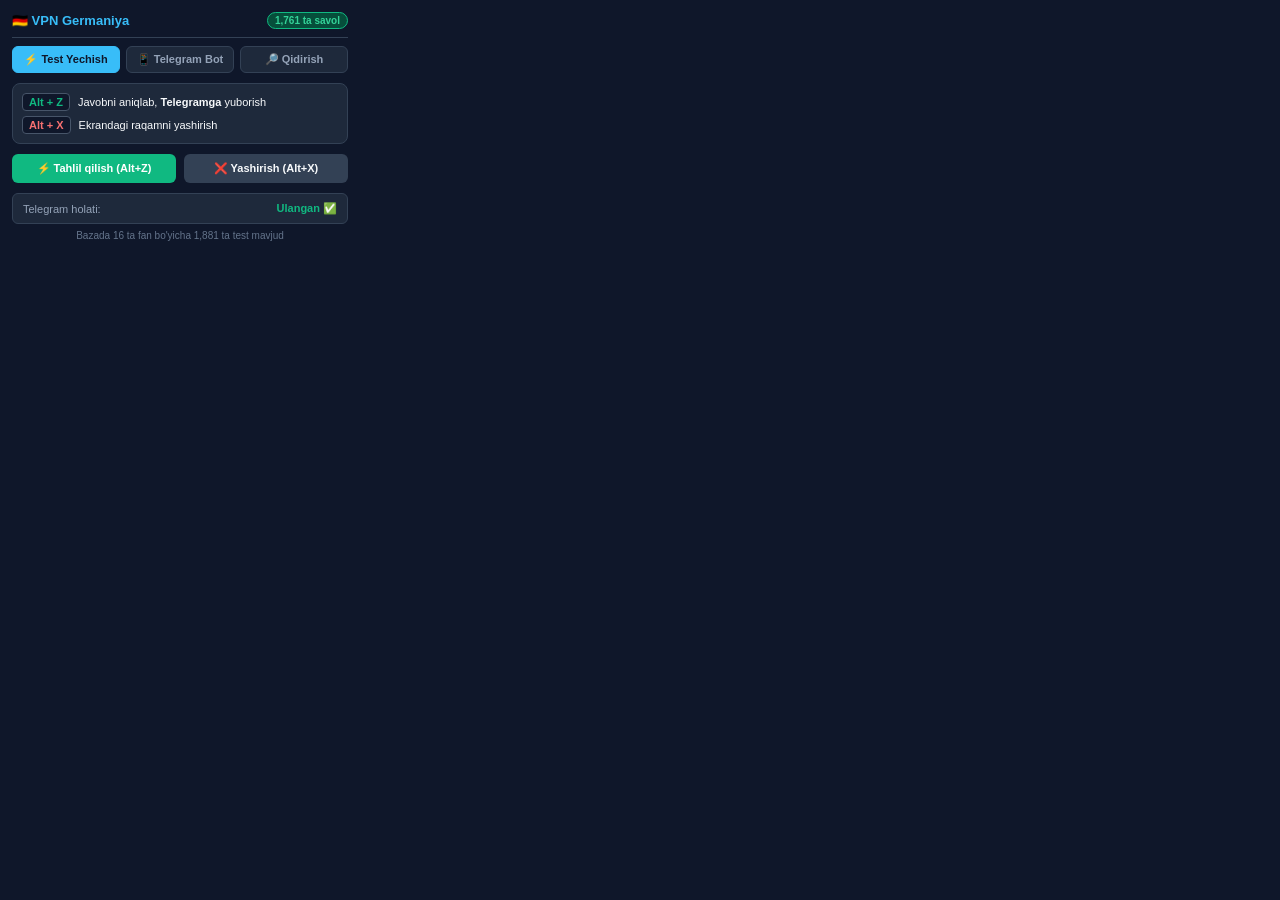
<file: chrome_extension/popup.html>
<!DOCTYPE html>
<html lang="uz">
<head>
  <meta charset="UTF-8">
  <title>VPN Germaniya</title>
  <style>
    * {
      box-sizing: border-box;
    }
    body {
      width: 360px;
      margin: 0;
      padding: 12px;
      font-family: -apple-system, BlinkMacSystemFont, "Segoe UI", Roboto, sans-serif;
      background: #0f172a;
      color: #f8fafc;
    }
    .header {
      display: flex;
      align-items: center;
      justify-content: space-between;
      margin-bottom: 8px;
      border-bottom: 1px solid #334155;
      padding-bottom: 8px;
    }
    .title {
      font-size: 13px;
      font-weight: 700;
      color: #38bdf8;
      display: flex;
      align-items: center;
      gap: 5px;
    }
    .badge {
      font-size: 10px;
      font-weight: 700;
      background: #064e3b;
      color: #34d399;
      padding: 2px 7px;
      border-radius: 999px;
      border: 1px solid #10b981;
    }
    .tabs {
      display: flex;
      gap: 6px;
      margin-bottom: 10px;
    }
    .tab-btn {
      flex: 1;
      padding: 6px 8px;
      border: 1px solid #334155;
      background: #1e293b;
      color: #94a3b8;
      font-size: 11px;
      font-weight: 600;
      border-radius: 6px;
      cursor: pointer;
      text-align: center;
      transition: all 0.15s ease;
    }
    .tab-btn.active {
      background: #38bdf8;
      color: #0f172a;
      border-color: #38bdf8;
    }
    .tab-content {
      display: none;
    }
    .tab-content.active {
      display: block;
    }
    .keys-box {
      background: #1e293b;
      border-radius: 8px;
      padding: 9px;
      margin-bottom: 10px;
      border: 1px solid #334155;
    }
    .key-row {
      display: flex;
      align-items: center;
      margin-bottom: 5px;
      font-size: 11px;
    }
    .key-row:last-child {
      margin-bottom: 0;
    }
    .key-tag {
      background: #0f172a;
      border: 1px solid #475569;
      color: #10b981;
      font-weight: 700;
      padding: 2px 6px;
      border-radius: 4px;
      margin-right: 8px;
      white-space: nowrap;
    }
    .btn-row {
      display: flex;
      gap: 8px;
      margin-bottom: 10px;
    }
    .btn {
      flex: 1;
      padding: 8px 10px;
      border: none;
      border-radius: 6px;
      font-weight: 600;
      font-size: 11px;
      cursor: pointer;
      display: flex;
      align-items: center;
      justify-content: center;
      gap: 4px;
    }
    .btn-primary {
      background: #10b981;
      color: #ffffff;
    }
    .btn-primary:hover {
      background: #059669;
    }
    .btn-secondary {
      background: #334155;
      color: #f8fafc;
    }
    .btn-secondary:hover {
      background: #475569;
    }
    .btn-blue {
      background: #0284c7;
      color: #ffffff;
    }
    .btn-blue:hover {
      background: #0369a1;
    }
    .search-section {
      background: #1e293b;
      border-radius: 8px;
      padding: 10px;
      border: 1px solid #334155;
      margin-bottom: 8px;
    }
    .search-title {
      font-size: 11px;
      font-weight: 700;
      color: #94a3b8;
      margin-bottom: 6px;
      display: flex;
      justify-content: space-between;
    }
    .search-input {
      width: 100%;
      background: #0f172a;
      border: 1px solid #475569;
      border-radius: 6px;
      color: #ffffff;
      padding: 6px 10px;
      font-size: 11px;
      outline: none;
    }
    .search-input:focus {
      border-color: #10b981;
    }
    .results-box {
      max-height: 160px;
      overflow-y: auto;
      margin-top: 8px;
    }
    .result-item {
      background: #0f172a;
      border: 1px solid #334155;
      border-radius: 6px;
      padding: 6px 8px;
      margin-bottom: 5px;
      font-size: 11px;
      cursor: pointer;
    }
    .result-item:hover {
      border-color: #10b981;
      background: #132338;
    }
    .result-mod {
      font-size: 9px;
      font-weight: 700;
      color: #38bdf8;
    }
    .result-q {
      color: #cbd5e1;
      margin: 2px 0 4px;
      line-height: 1.3;
    }
    .result-a {
      color: #34d399;
      font-weight: 700;
    }
    .empty-hint {
      font-size: 10px;
      color: #64748b;
      text-align: center;
      padding: 8px 0;
    }
    /* Telegram Settings Form */
    .tg-form {
      background: #1e293b;
      border-radius: 8px;
      padding: 12px;
      border: 1px solid #334155;
    }
    .form-group {
      margin-bottom: 10px;
    }
    .form-label {
      font-size: 11px;
      font-weight: 600;
      color: #94a3b8;
      display: block;
      margin-bottom: 4px;
    }
    .form-control {
      width: 100%;
      background: #0f172a;
      border: 1px solid #475569;
      border-radius: 6px;
      color: #38bdf8;
      padding: 6px 8px;
      font-family: Consolas, monospace;
      font-size: 11px;
      outline: none;
    }
    .form-control:focus {
      border-color: #38bdf8;
    }
    .checkbox-row {
      display: flex;
      align-items: center;
      gap: 6px;
      font-size: 11px;
      color: #f8fafc;
      margin-bottom: 10px;
      cursor: pointer;
    }
    .radio-group {
      display: flex;
      flex-direction: column;
      gap: 4px;
      font-size: 11px;
      margin-bottom: 12px;
    }
    .radio-label {
      display: flex;
      align-items: center;
      gap: 6px;
      color: #e2e8f0;
      cursor: pointer;
    }
    .status-msg {
      font-size: 11px;
      text-align: center;
      margin-top: 8px;
      padding: 5px;
      border-radius: 4px;
      display: none;
    }
    .status-msg.success {
      display: block;
      background: #064e3b;
      color: #34d399;
      border: 1px solid #10b981;
    }
    .status-msg.error {
      display: block;
      background: #450a0a;
      color: #f87171;
      border: 1px solid #ef4444;
    }
    .guide-box {
      background: #0f172a;
      border: 1px solid #334155;
      border-radius: 6px;
      padding: 8px;
      margin-top: 10px;
      font-size: 10px;
      line-height: 1.4;
      color: #94a3b8;
    }
    .guide-box b {
      color: #38bdf8;
    }
    .footer {
      font-size: 10px;
      color: #64748b;
      text-align: center;
      margin-top: 6px;
    }
  </style>
</head>
<body>
  <div class="header">
    <div class="title">🇩🇪 VPN Germaniya</div>
    <div class="badge" id="badge-count">🟢 Ulandi</div>
  </div>

  <div class="tabs">
    <div class="tab-btn active" data-tab="tab-main">⚡ Test Yechish</div>
    <div class="tab-btn" data-tab="tab-tg">📱 Telegram Bot</div>
    <div class="tab-btn" data-tab="tab-search">🔎 Qidirish</div>
  </div>

  <!-- TAB 1: ASOSIY -->
  <div id="tab-main" class="tab-content active">
    <div class="keys-box">
      <div class="key-row">
        <span class="key-tag">Alt + Z</span>
        <span>Javobni aniqlab, <b>Telegramga</b> yuborish</span>
      </div>
      <div class="key-row">
        <span class="key-tag" style="color: #f87171;">Alt + X</span>
        <span>Ekrandagi raqamni yashirish</span>
      </div>
    </div>

    <div class="btn-row">
      <button id="btn-solve" class="btn btn-primary">⚡ Tahlil qilish (Alt+Z)</button>
      <button id="btn-hide" class="btn btn-secondary">❌ Yashirish (Alt+X)</button>
    </div>

    <div id="tg-indicator-box" style="background:#1e293b; padding:8px 10px; border-radius:6px; font-size:11px; border:1px solid #334155; display:flex; justify-content:space-between; align-items:center;">
      <span style="color:#94a3b8;">Telegram holati:</span>
      <span id="tg-status-badge" style="font-weight:700; color:#f59e0b;">Tekshirilmoqda...</span>
    </div>
  </div>

  <!-- TAB 2: TELEGRAM SOZLAMALARI -->
  <div id="tab-tg" class="tab-content">
    <div class="tg-form">
      <label class="checkbox-row">
        <input type="checkbox" id="chk-tg-enabled" checked />
        <span>Telegramga to'g'ri variantni yuborish faol</span>
      </label>

      <div class="form-group">
        <label class="form-label" for="inp-tg-token">Bot Token (@BotFather):</label>
        <input type="password" id="inp-tg-token" class="form-control" placeholder="123456789:ABCdef..." />
      </div>

      <div class="form-group">
        <label class="form-label" for="inp-tg-chat">Sizning Chat ID (@userinfobot):</label>
        <input type="text" id="inp-tg-chat" class="form-control" placeholder="12345678" />
      </div>

      <div class="form-group">
        <label class="form-label">Xabar yuborish turi:</label>
        <div class="radio-group">
          <label class="radio-label">
            <input type="radio" name="msg-mode" value="letter" checked />
            <span><b>Faqat harf (A, B, C, D yoki X)</b></span>
          </label>
          <label class="radio-label">
            <input type="radio" name="msg-mode" value="short" />
            <span>Harf va javob: <b>B: Javob</b></span>
          </label>
          <label class="radio-label">
            <input type="radio" name="msg-mode" value="full" />
            <span>To'liq ma'lumot (Savol + Variant + Javob)</span>
          </label>
        </div>
      </div>

      <div class="btn-row">
        <button id="btn-save-tg" class="btn btn-primary">💾 Saqlash</button>
        <button id="btn-test-tg" class="btn btn-blue">📲 Test xabar</button>
      </div>

      <div id="tg-msg-feedback" class="status-msg"></div>

      <div class="guide-box">
        💡 <b>Qanday sozlanadi?</b><br>
        1. Telegramda <b>@BotFather</b> ga <code>/newbot</code> deb yozib bot oching va <b>Token</b> oling.<br>
        2. <b>@userinfobot</b> ga start bosing va <b>Id</b> raqamingizni oling.<br>
        3. O'z botingizga kiring va bir marta <b>/start</b> bosing.<br>
        4. Token va Id ni yuqoriga yozib <b>"Saqlash"</b> va <b>"Test xabar"</b> bosing!
      </div>
    </div>
  </div>

  <!-- TAB 3: QIDIRUV -->
  <div id="tab-search" class="tab-content">
    <div class="search-section">
      <div class="search-title">
        <span>🔎 BAZADAN TEZKOR QIDIRISH</span>
        <span id="results-count" style="color: #10b981;"></span>
      </div>
      <input type="text" id="search-input" class="search-input" placeholder="Savol yoki kalit so'zni yozing..." />
      <div id="results-box" class="results-box">
        <div class="empty-hint">Savol yoki kalit so'z kiriting...</div>
      </div>
    </div>
  </div>

  <div class="footer">Bazada 16 ta fan bo'yicha 1,881 ta test mavjud</div>

  <script src="db.js"></script>
  <script src="popup.js"></script>
</body>
</html>
</file>
